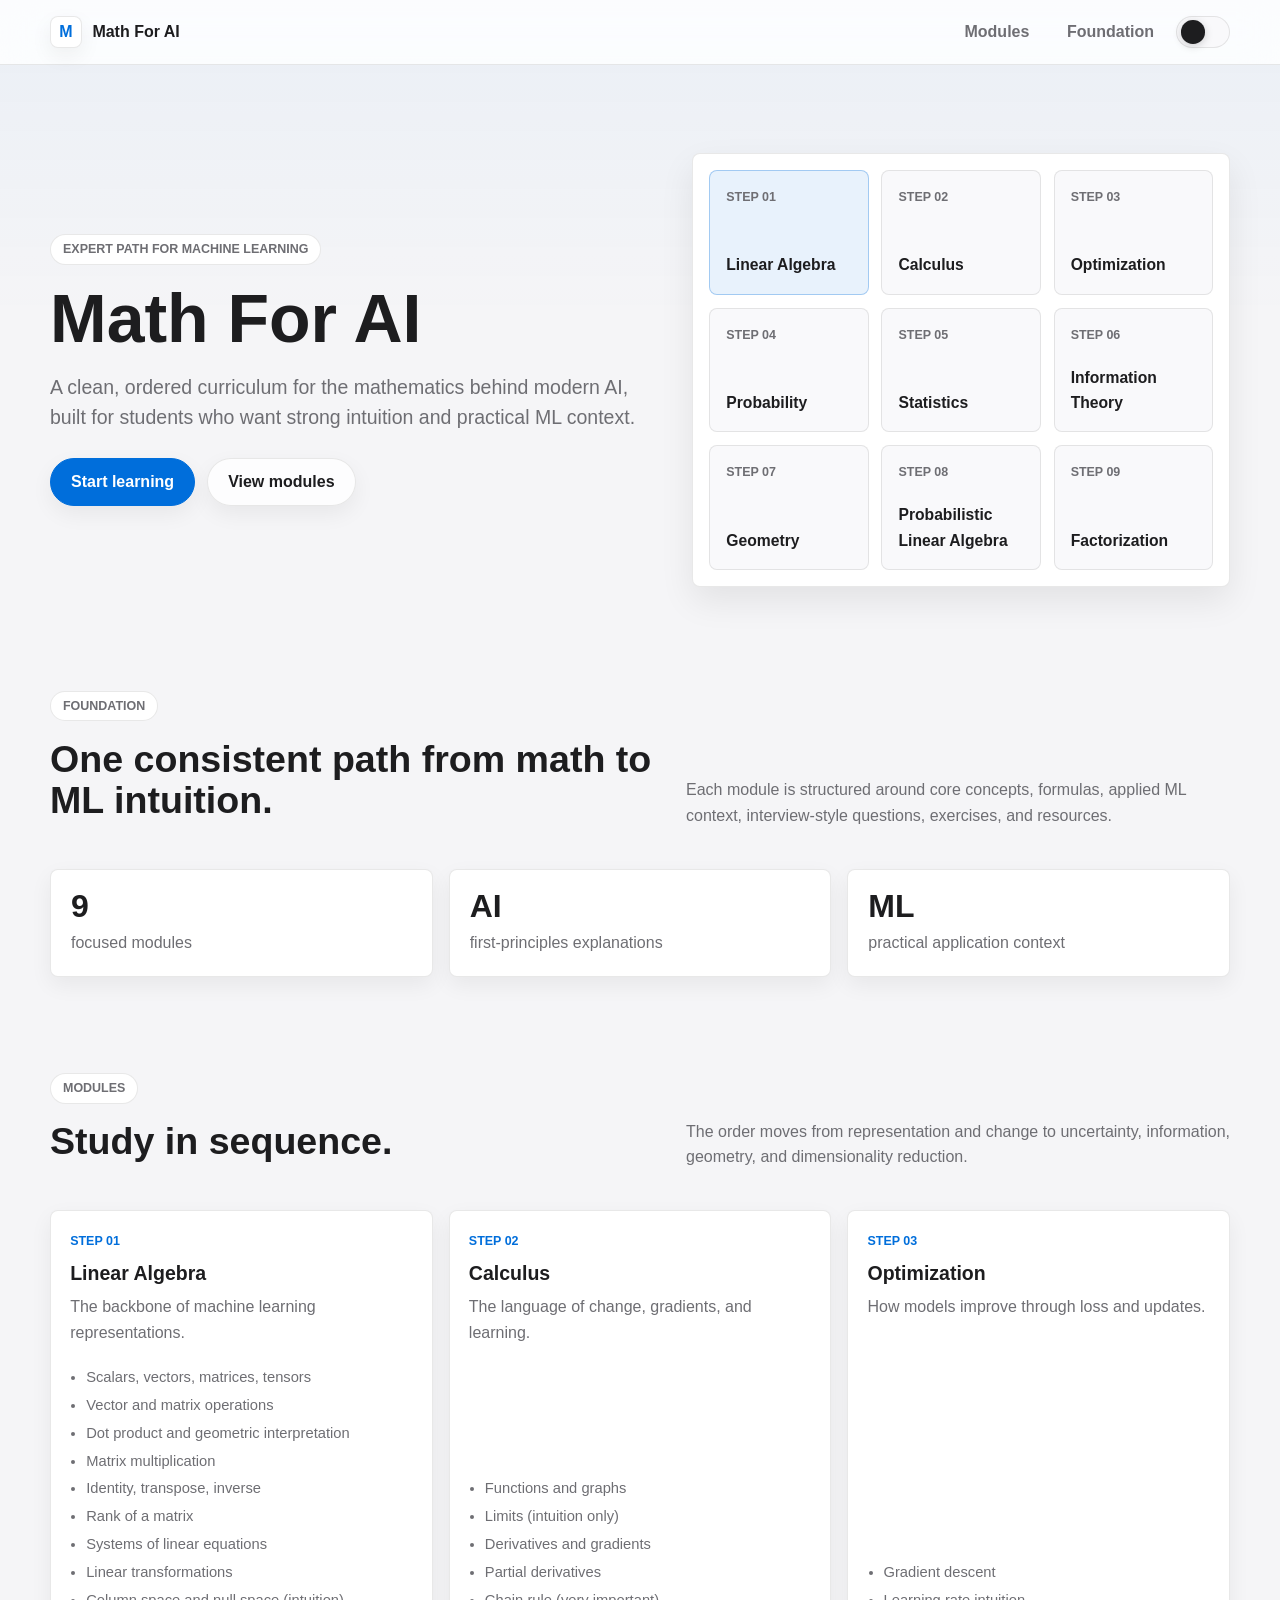
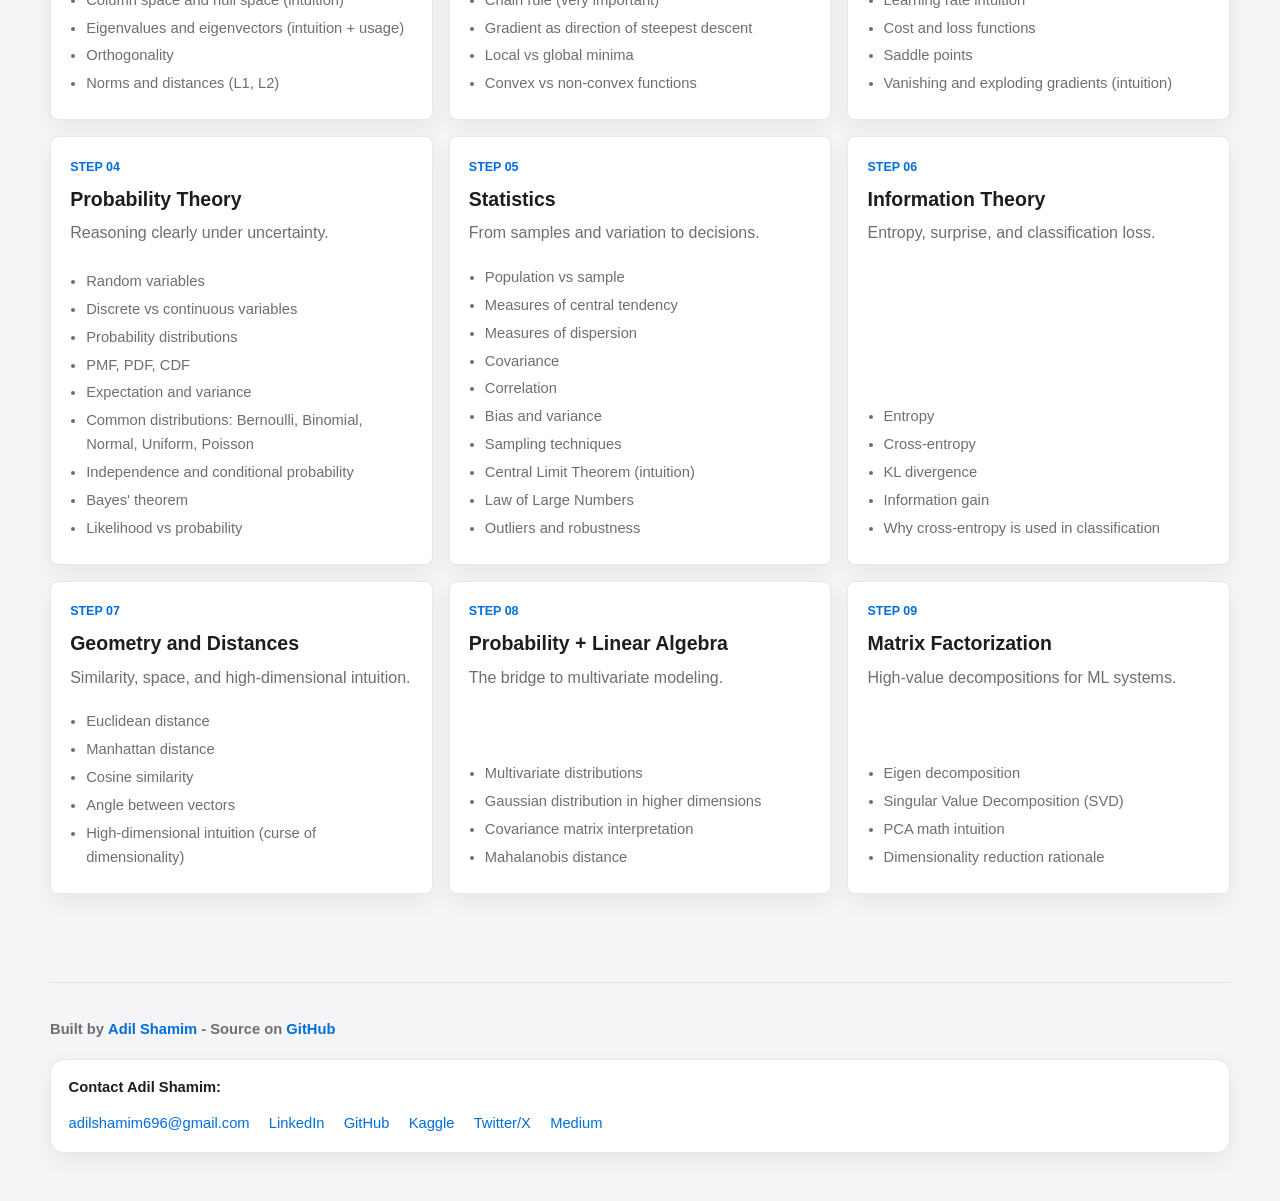
<file: index.html>
<!DOCTYPE html>
<html lang="en">

<head>
  <meta charset="UTF-8" />
  <meta name="viewport" content="width=device-width, initial-scale=1" />
  <meta name="description" content="A focused mathematics pathway for AI and machine learning students." />
  <title>Math For AI</title>
  <link rel="icon" type="image/svg+xml" href="favicon.svg" />
  <link rel="stylesheet" href="site.css" />
</head>

<body class="home-page">
  <div class="sitebar">
    <div class="sitebar__inner">
      <a class="sitebar__brand" href="index.html" aria-label="Math For AI home">
        <span class="sitebar__mark" aria-hidden="true">M</span>
        <span>Math For AI</span>
      </a>
      <nav class="sitebar__links" aria-label="Site">
        <a class="sitebar__link" href="#modules">Modules</a>
        <a class="sitebar__link" href="#foundation">Foundation</a>
        <button class="theme-toggle" type="button" data-theme-toggle aria-label="Switch theme"></button>
      </nav>
    </div>
  </div>

  <main>
    <header class="home-hero">
      <div class="hero-layout">
        <div>
          <div class="eyebrow">Expert path for machine learning</div>
          <h1 class="hero-title">Math For AI</h1>
          <p class="hero-copy">
            A clean, ordered curriculum for the mathematics behind modern AI, built for students who want strong intuition and practical ML context.
          </p>
          <div class="hero-actions">
            <a class="btn btn-primary" href="linear_algebra_ml.html">Start learning</a>
            <a class="btn btn-ghost" href="#modules">View modules</a>
          </div>
        </div>

        <div class="hero-visual" aria-label="Math For AI curriculum map">
          <div class="path-map">
            <div class="path-node is-active"><span>Step 01</span><strong>Linear Algebra</strong></div>
            <div class="path-node"><span>Step 02</span><strong>Calculus</strong></div>
            <div class="path-node"><span>Step 03</span><strong>Optimization</strong></div>
            <div class="path-node"><span>Step 04</span><strong>Probability</strong></div>
            <div class="path-node"><span>Step 05</span><strong>Statistics</strong></div>
            <div class="path-node"><span>Step 06</span><strong>Information Theory</strong></div>
            <div class="path-node"><span>Step 07</span><strong>Geometry</strong></div>
            <div class="path-node"><span>Step 08</span><strong>Probabilistic Linear Algebra</strong></div>
            <div class="path-node"><span>Step 09</span><strong>Factorization</strong></div>
          </div>
        </div>
      </div>
    </header>

    <section class="home-section" id="foundation">
      <div class="section-head">
        <div>
          <div class="eyebrow">Foundation</div>
          <h2>One consistent path from math to ML intuition.</h2>
        </div>
        <p>
          Each module is structured around core concepts, formulas, applied ML context, interview-style questions, exercises, and resources.
        </p>
      </div>

      <div class="metric-grid">
        <div class="metric">
          <strong>9</strong>
          <span>focused modules</span>
        </div>
        <div class="metric">
          <strong>AI</strong>
          <span>first-principles explanations</span>
        </div>
        <div class="metric">
          <strong>ML</strong>
          <span>practical application context</span>
        </div>
      </div>
    </section>

    <section class="home-section" id="modules">
      <div class="section-head">
        <div>
          <div class="eyebrow">Modules</div>
          <h2>Study in sequence.</h2>
        </div>
        <p>
          The order moves from representation and change to uncertainty, information, geometry, and dimensionality reduction.
        </p>
      </div>

      <div class="module-grid">
        <a class="module-card" href="linear_algebra_ml.html">
          <span class="module-card__step">Step 01</span>
          <h3>Linear Algebra</h3>
          <p>The backbone of machine learning representations.</p>
          <ul>
            <li>Scalars, vectors, matrices, tensors</li>
            <li>Vector and matrix operations</li>
            <li>Dot product and geometric interpretation</li>
            <li>Matrix multiplication</li>
            <li>Identity, transpose, inverse</li>
            <li>Rank of a matrix</li>
            <li>Systems of linear equations</li>
            <li>Linear transformations</li>
            <li>Column space and null space (intuition)</li>
            <li>Eigenvalues and eigenvectors (intuition + usage)</li>
            <li>Orthogonality</li>
            <li>Norms and distances (L1, L2)</li>
          </ul>
        </a>

        <a class="module-card" href="calculus_ml.html">
          <span class="module-card__step">Step 02</span>
          <h3>Calculus</h3>
          <p>The language of change, gradients, and learning.</p>
          <ul>
            <li>Functions and graphs</li>
            <li>Limits (intuition only)</li>
            <li>Derivatives and gradients</li>
            <li>Partial derivatives</li>
            <li>Chain rule (very important)</li>
            <li>Gradient as direction of steepest descent</li>
            <li>Local vs global minima</li>
            <li>Convex vs non-convex functions</li>
          </ul>
        </a>

        <a class="module-card" href="OptimizationConcepts.html">
          <span class="module-card__step">Step 03</span>
          <h3>Optimization</h3>
          <p>How models improve through loss and updates.</p>
          <ul>
            <li>Gradient descent</li>
            <li>Learning rate intuition</li>
            <li>Cost and loss functions</li>
            <li>Saddle points</li>
            <li>Vanishing and exploding gradients (intuition)</li>
          </ul>
        </a>

        <a class="module-card" href="ProbabilityTheory.html">
          <span class="module-card__step">Step 04</span>
          <h3>Probability Theory</h3>
          <p>Reasoning clearly under uncertainty.</p>
          <ul>
            <li>Random variables</li>
            <li>Discrete vs continuous variables</li>
            <li>Probability distributions</li>
            <li>PMF, PDF, CDF</li>
            <li>Expectation and variance</li>
            <li>Common distributions: Bernoulli, Binomial, Normal, Uniform, Poisson</li>
            <li>Independence and conditional probability</li>
            <li>Bayes' theorem</li>
            <li>Likelihood vs probability</li>
          </ul>
        </a>

        <a class="module-card" href="statistics_ml.html">
          <span class="module-card__step">Step 05</span>
          <h3>Statistics</h3>
          <p>From samples and variation to decisions.</p>
          <ul>
            <li>Population vs sample</li>
            <li>Measures of central tendency</li>
            <li>Measures of dispersion</li>
            <li>Covariance</li>
            <li>Correlation</li>
            <li>Bias and variance</li>
            <li>Sampling techniques</li>
            <li>Central Limit Theorem (intuition)</li>
            <li>Law of Large Numbers</li>
            <li>Outliers and robustness</li>
          </ul>
        </a>

        <a class="module-card" href="information_theory_ml.html">
          <span class="module-card__step">Step 06</span>
          <h3>Information Theory</h3>
          <p>Entropy, surprise, and classification loss.</p>
          <ul>
            <li>Entropy</li>
            <li>Cross-entropy</li>
            <li>KL divergence</li>
            <li>Information gain</li>
            <li>Why cross-entropy is used in classification</li>
          </ul>
        </a>

        <a class="module-card" href="geometry_distances_ml.html">
          <span class="module-card__step">Step 07</span>
          <h3>Geometry and Distances</h3>
          <p>Similarity, space, and high-dimensional intuition.</p>
          <ul>
            <li>Euclidean distance</li>
            <li>Manhattan distance</li>
            <li>Cosine similarity</li>
            <li>Angle between vectors</li>
            <li>High-dimensional intuition (curse of dimensionality)</li>
          </ul>
        </a>

        <a class="module-card" href="prob_linalg_ml.html">
          <span class="module-card__step">Step 08</span>
          <h3>Probability + Linear Algebra</h3>
          <p>The bridge to multivariate modeling.</p>
          <ul>
            <li>Multivariate distributions</li>
            <li>Gaussian distribution in higher dimensions</li>
            <li>Covariance matrix interpretation</li>
            <li>Mahalanobis distance</li>
          </ul>
        </a>

        <a class="module-card" href="matrix_factorization_ml.html">
          <span class="module-card__step">Step 09</span>
          <h3>Matrix Factorization</h3>
          <p>High-value decompositions for ML systems.</p>
          <ul>
            <li>Eigen decomposition</li>
            <li>Singular Value Decomposition (SVD)</li>
            <li>PCA math intuition</li>
            <li>Dimensionality reduction rationale</li>
          </ul>
        </a>
      </div>
    </section>
  </main>

  <footer class="site-footer">
    <div class="site-footer__wrap">
      <div class="site-footer__top">
        <span>Built by <a href="https://adilshamim.me" target="_blank" rel="noopener">Adil Shamim</a> - Source on <a href="https://github.com/AdilShamim8/MathForAI" target="_blank" rel="noopener">GitHub</a></span>
      </div>
      <div class="site-footer__contact">
        <div class="site-footer__title">Contact Adil Shamim:</div>
        <div class="site-footer__details">
          <a href="mailto:adilshamim696@gmail.com">adilshamim696@gmail.com</a>
          <a href="https://www.linkedin.com/in/adilshamim8" target="_blank" rel="noopener">LinkedIn</a>
          <a href="https://github.com/AdilShamim8" target="_blank" rel="noopener">GitHub</a>
          <a href="https://www.kaggle.com/adilshamim8" target="_blank" rel="noopener">Kaggle</a>
          <a href="https://x.com/adil_shamim8" target="_blank" rel="noopener">Twitter/X</a>
          <a href="https://adilshamim8.medium.com/" target="_blank" rel="noopener">Medium</a>
        </div>
      </div>
    </div>
  </footer>

  <script src="clean-language.js"></script>
</body>

</html>
</file>
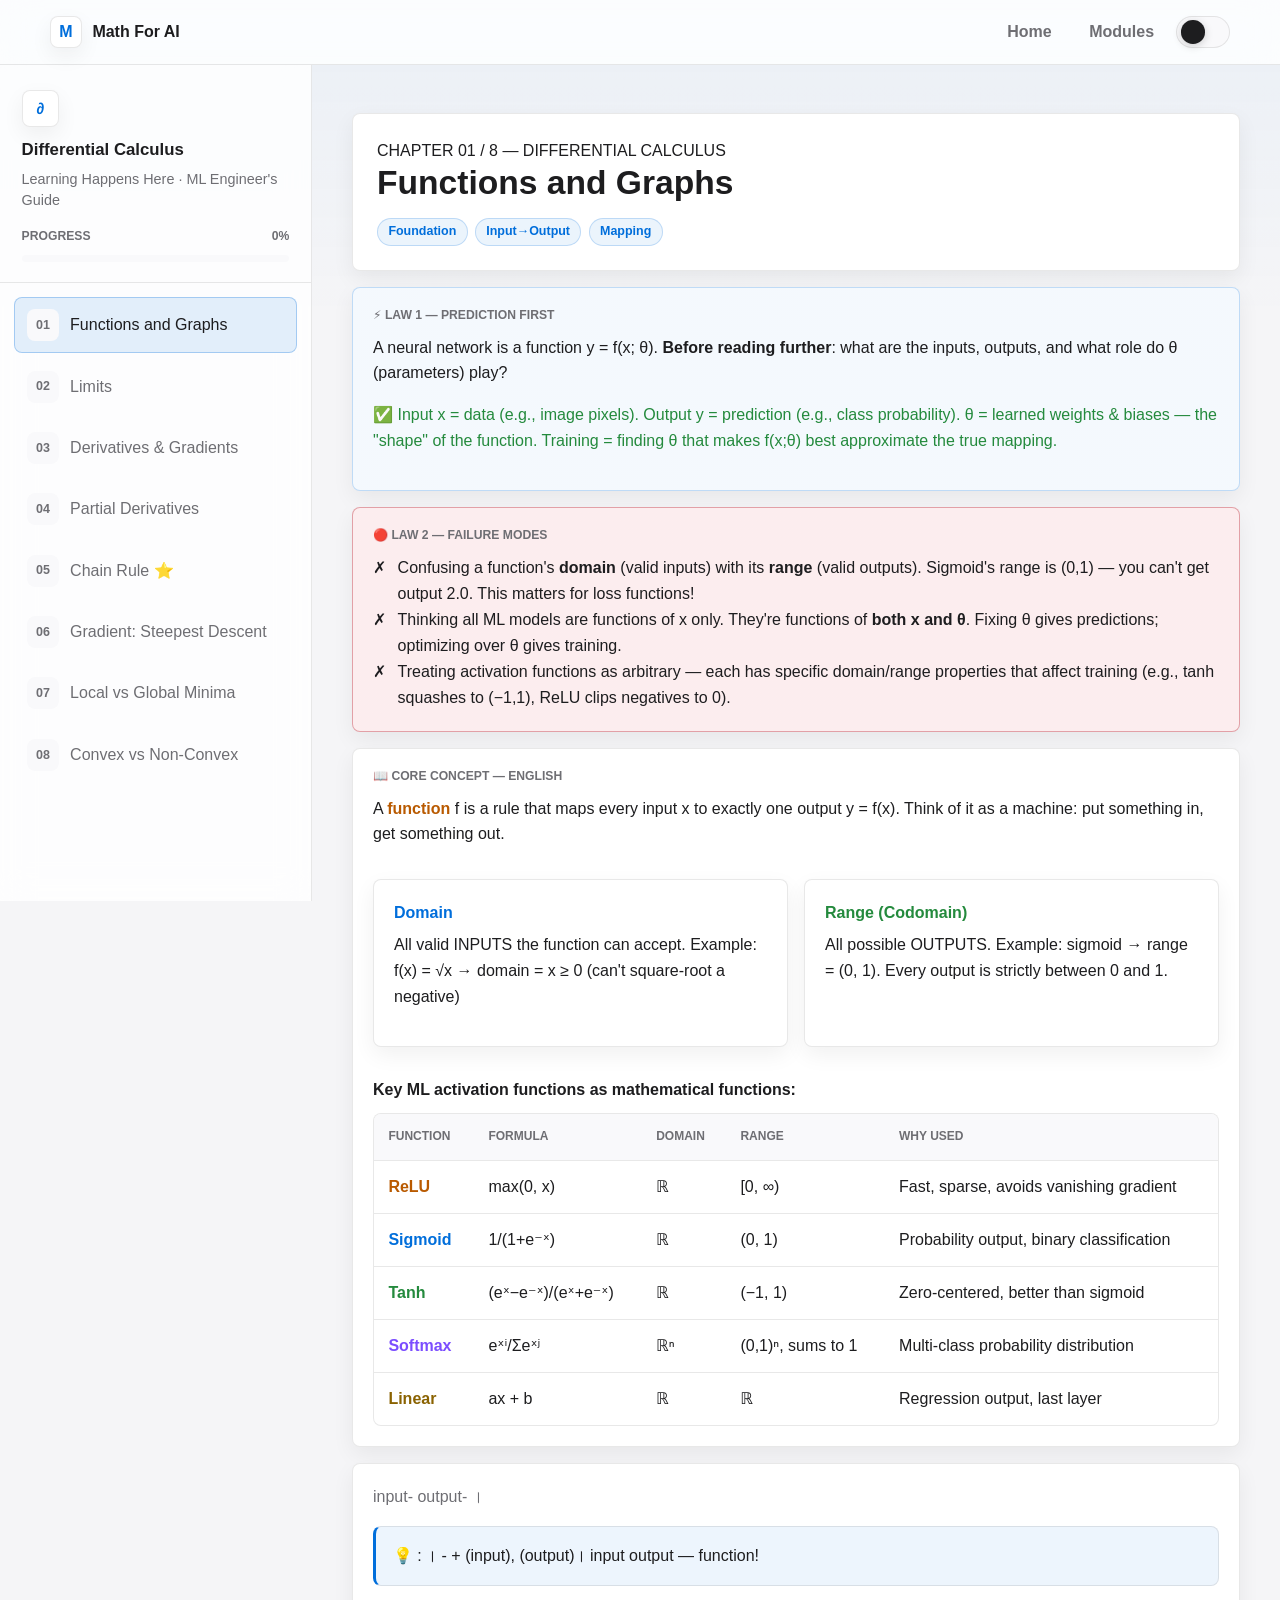
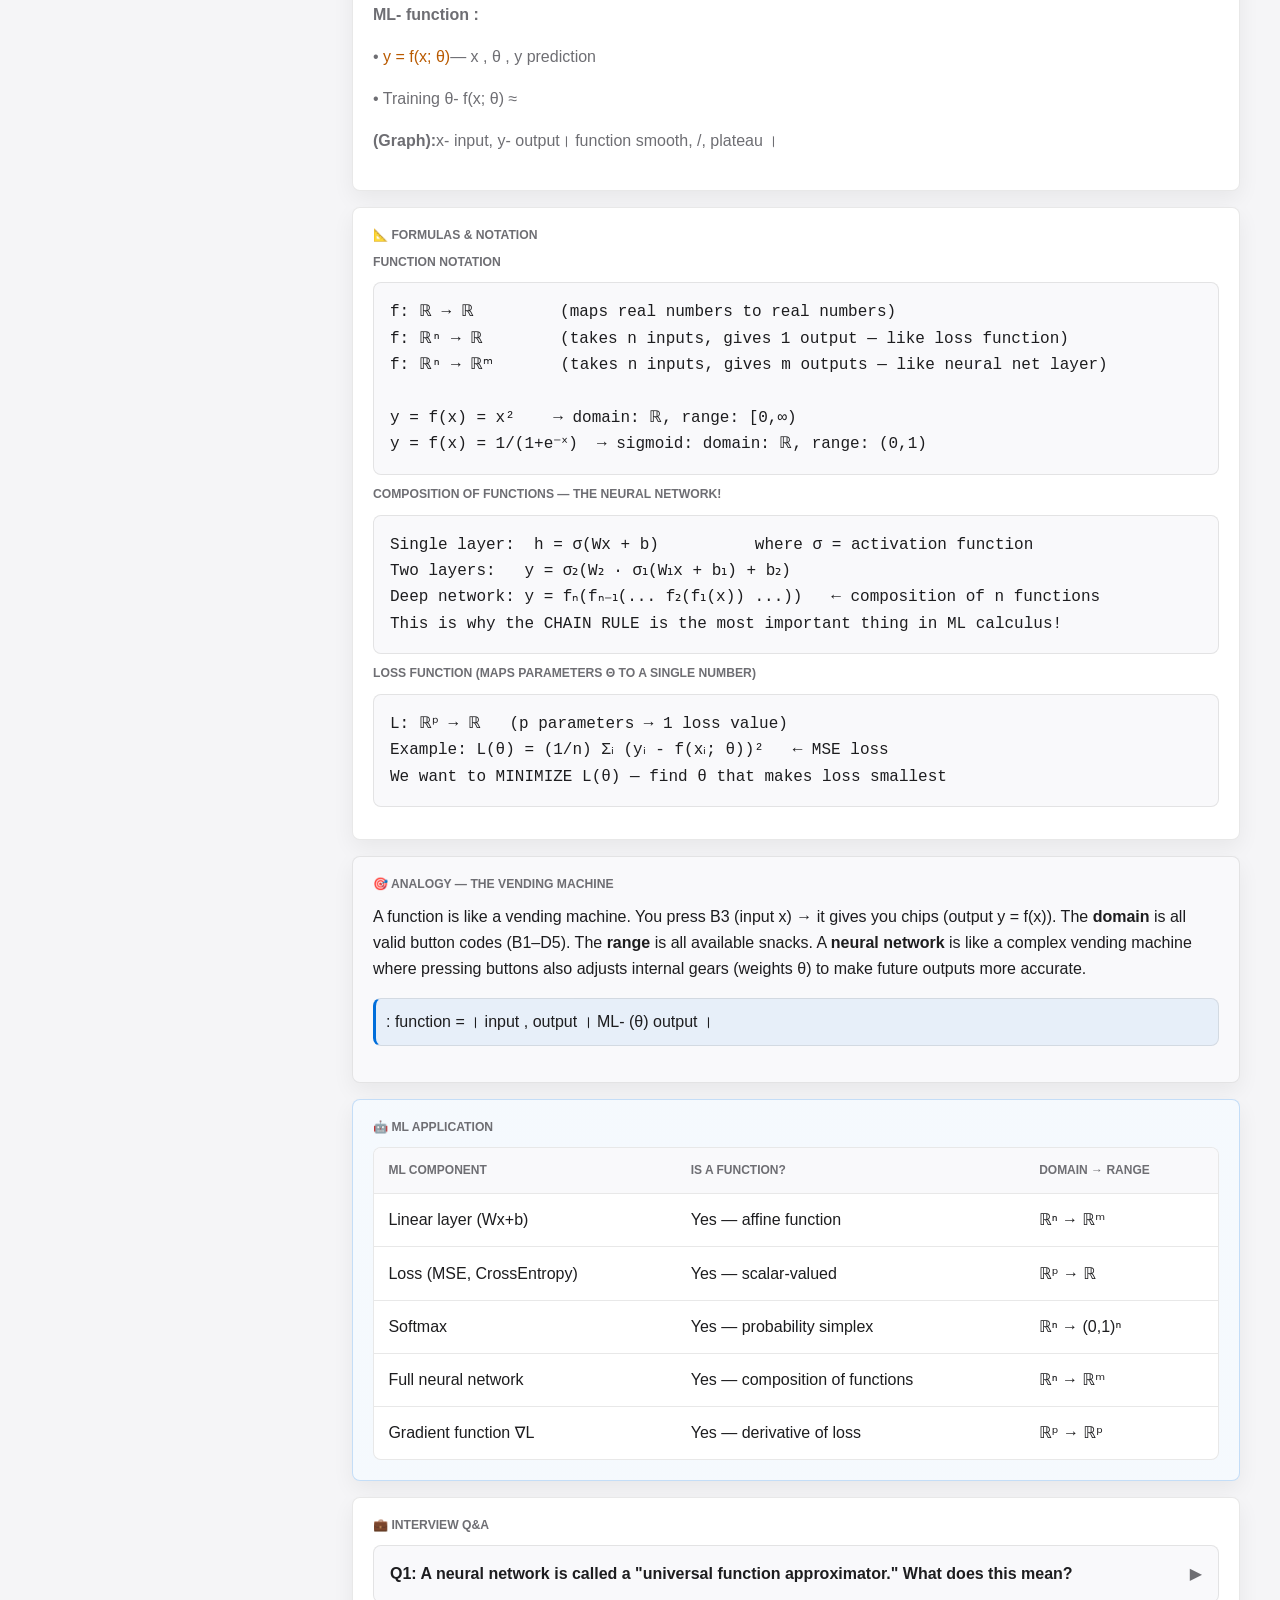
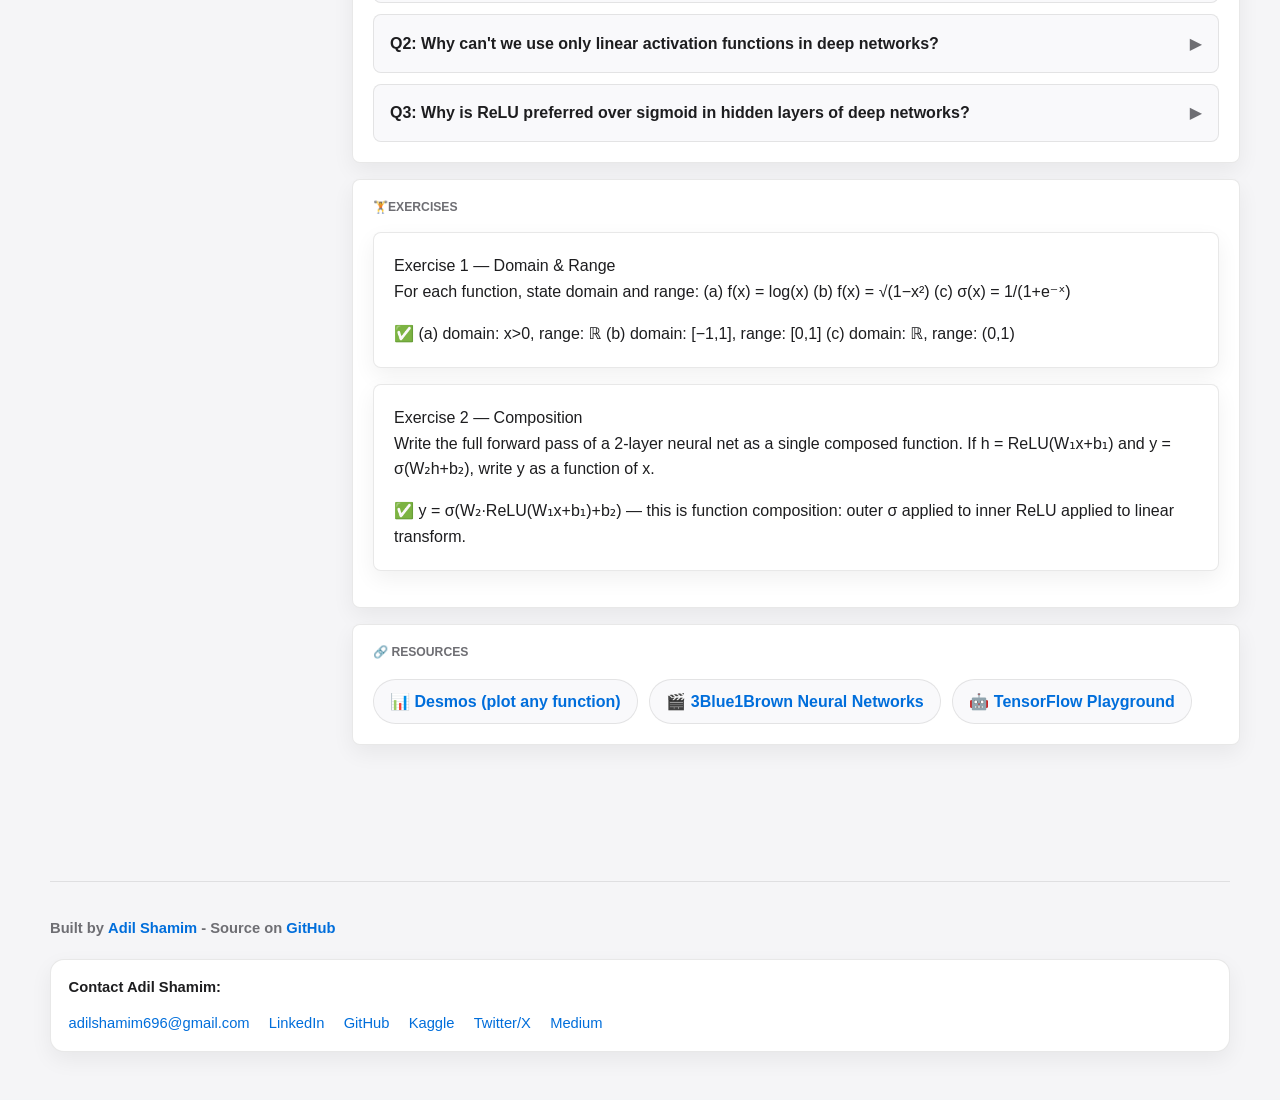
<file: calculus_ml.html>
<!DOCTYPE html>
<html lang="en">
<head>
<meta charset="UTF-8">
<meta name="viewport" content="width=device-width, initial-scale=1.0">
<title>Calculus for ML</title>
<link rel="icon" type="image/svg+xml" href="favicon.svg" />
<link rel="stylesheet" href="site.css" />
</head>
<body>

<div class="mob-nav">
  <select onchange="showTopic(this.value)">
    <option value="0">01 — Functions and Graphs</option>
    <option value="1">02 — Limits (Intuition Only)</option>
    <option value="2">03 — Derivatives and Gradients</option>
    <option value="3">04 — Partial Derivatives</option>
    <option value="4">05 — Chain Rule (Very Important!)</option>
    <option value="5">06 — Gradient as Steepest Descent</option>
    <option value="6">07 — Local vs Global Minima</option>
    <option value="7">08 — Convex vs Non-Convex Functions</option>
  </select>
</div>

<div class="app">
<!-- SIDEBAR -->
<nav class="sidebar">
  <div class="s-head">
    <div class="s-logo">∂</div>
    <div class="s-title">Differential Calculus</div>
    <div class="s-bn">ডিফারেনশিয়াল ক্যালকুলাস</div>
    <div class="s-sub">Learning Happens Here · ML Engineer's Guide</div>
    <div class="prog-wrap">
      <div class="prog-label"><span>Progress</span><span id="prog-pct">0%</span></div>
      <div class="prog-bar"><div class="prog-fill" id="prog-fill" style="width:0%"></div></div>
    </div>
  </div>
  <div class="nav-list" id="nav-list"></div>
</nav>

<!-- MAIN -->
<main class="main" id="main"></main>
</div>

<script>
/* ===================== DATA ===================== */
const topics = [

/* -------- 01 FUNCTIONS & GRAPHS -------- */
{title:"Functions and Graphs",bn:"ফাংশন ও গ্রাফ",tags:["Foundation","Input→Output","Mapping"],content:`
<div class="card law-red">
  <div class="card-hd"><span class="ic">⚡</span> LAW 1 — PREDICTION FIRST</div>
  <p>A neural network is a function y = f(x; θ). <strong>Before reading further</strong>: what are the inputs, outputs, and what role do θ (parameters) play?</p>
  <p style="margin-top:9px;color:var(--green)">✅ Input x = data (e.g., image pixels). Output y = prediction (e.g., class probability). θ = learned weights & biases — the "shape" of the function. Training = finding θ that makes f(x;θ) best approximate the true mapping.</p>
</div>
<div class="card law-dark">
  <div class="card-hd"><span class="ic">🔴</span> LAW 2 — FAILURE MODES</div>
  <div class="fail-item"><span class="fail-icon">✗</span><span>Confusing a function's <strong>domain</strong> (valid inputs) with its <strong>range</strong> (valid outputs). Sigmoid's range is (0,1) — you can't get output 2.0. This matters for loss functions!</span></div>
  <div class="fail-item"><span class="fail-icon">✗</span><span>Thinking all ML models are functions of x only. They're functions of <strong>both x and θ</strong>. Fixing θ gives predictions; optimizing over θ gives training.</span></div>
  <div class="fail-item"><span class="fail-icon">✗</span><span>Treating activation functions as arbitrary — each has specific domain/range properties that affect training (e.g., tanh squashes to (−1,1), ReLU clips negatives to 0).</span></div>
</div>

<div class="card">
  <div class="card-hd"><span class="ic">📖</span> CORE CONCEPT — English</div>
  <p>A <span class="hl-o">function</span> f is a rule that maps every input x to exactly one output y = f(x). Think of it as a machine: put something in, get something out.</p>
  <div class="g2" style="margin:14px 0">
    <div class="gbox"><p class="hl-t" style="margin-bottom:6px">Domain</p><p>All valid INPUTS the function can accept. Example: f(x) = √x → domain = x ≥ 0 (can't square-root a negative)</p></div>
    <div class="gbox"><p class="hl-g" style="margin-bottom:6px">Range (Codomain)</p><p>All possible OUTPUTS. Example: sigmoid → range = (0, 1). Every output is strictly between 0 and 1.</p></div>
  </div>
  <p style="margin-bottom:10px"><strong>Key ML activation functions as mathematical functions:</strong></p>
  <table>
    <tr><th>Function</th><th>Formula</th><th>Domain</th><th>Range</th><th>Why Used</th></tr>
    <tr><td><span class="hl-o">ReLU</span></td><td>max(0, x)</td><td>ℝ</td><td>[0, ∞)</td><td>Fast, sparse, avoids vanishing gradient</td></tr>
    <tr><td><span class="hl-t">Sigmoid</span></td><td>1/(1+e⁻ˣ)</td><td>ℝ</td><td>(0, 1)</td><td>Probability output, binary classification</td></tr>
    <tr><td><span class="hl-g">Tanh</span></td><td>(eˣ−e⁻ˣ)/(eˣ+e⁻ˣ)</td><td>ℝ</td><td>(−1, 1)</td><td>Zero-centered, better than sigmoid</td></tr>
    <tr><td><span class="hl-p">Softmax</span></td><td>eˣⁱ/Σeˣʲ</td><td>ℝⁿ</td><td>(0,1)ⁿ, sums to 1</td><td>Multi-class probability distribution</td></tr>
    <tr><td><span class="hl-y">Linear</span></td><td>ax + b</td><td>ℝ</td><td>ℝ</td><td>Regression output, last layer</td></tr>
  </table>
</div>

<div class="card">
  <div class="card-hd"><span class="ic">🇧🇩</span> বাংলা ব্যাখ্যা</div>
  <p class="bn"><strong>ফাংশন</strong> হলো একটা নিয়ম যা প্রতিটা input-কে ঠিক একটা output-এ রূপান্তর করে।</p>
  <div class="callout-bn">💡 উদাহরণ: একটা চা বানানোর মেশিন। তুমি চা-পাতা + পানি দিলে (input), মেশিন চা বানিয়ে দেয় (output)। একই input দিলে সবসময় একই output পাবে — এটাই function!</div>
  <p class="bn" style="margin-top:12px"><strong>ML-এ function মানে:</strong></p>
  <p class="bn">• <span style="color:var(--orange)">y = f(x; θ)</span> — x হলো ডেটা, θ হলো শেখা প্যারামিটার, y হলো prediction</p>
  <p class="bn">• Training মানে θ-এর সঠিক মান খোঁজা যাতে f(x; θ) ≈ সত্যিকারের উত্তর</p>
  <p class="bn" style="margin-top:10px"><strong>গ্রাফ (Graph):</strong> x-অক্ষে input, y-অক্ষে output। গ্রাফ দেখে বুঝা যায় function কতটা smooth, কোথায় বাড়ছে/কমছে, কোথায় plateau আছে।</p>
</div>

<div class="card">
  <div class="card-hd"><span class="ic">📐</span> FORMULAS & NOTATION</div>
  <div class="f-label">Function Notation</div>
  <div class="formula-wrap">f: ℝ → ℝ         (maps real numbers to real numbers)
f: ℝⁿ → ℝ        (takes n inputs, gives 1 output — like loss function)
f: ℝⁿ → ℝᵐ       (takes n inputs, gives m outputs — like neural net layer)

y = f(x) = x²    → domain: ℝ, range: [0,∞)
y = f(x) = 1/(1+e⁻ˣ)  → sigmoid: domain: ℝ, range: (0,1)</div>
  <div class="f-label">Composition of Functions — The Neural Network!</div>
  <div class="formula-wrap">Single layer:  h = σ(Wx + b)          where σ = activation function
Two layers:   y = σ₂(W₂ · σ₁(W₁x + b₁) + b₂)
Deep network: y = fₙ(fₙ₋₁(... f₂(f₁(x)) ...))   ← composition of n functions
This is why the CHAIN RULE is the most important thing in ML calculus!</div>
  <div class="f-label">Loss Function (maps parameters θ to a single number)</div>
  <div class="formula-wrap">L: ℝᵖ → ℝ   (p parameters → 1 loss value)
Example: L(θ) = (1/n) Σᵢ (yᵢ - f(xᵢ; θ))²   ← MSE loss
We want to MINIMIZE L(θ) — find θ that makes loss smallest</div>
</div>

<div class="analogy">
  <div class="card-hd"><span class="ic">🎯</span> ANALOGY — The Vending Machine</div>
  <p>A function is like a vending machine. You press B3 (input x) → it gives you chips (output y = f(x)). The <strong>domain</strong> is all valid button codes (B1–D5). The <strong>range</strong> is all available snacks. A <strong>neural network</strong> is like a complex vending machine where pressing buttons also adjusts internal gears (weights θ) to make future outputs more accurate.</p>
  <p class="bn callout-bn" style="margin-top:10px;padding:10px">বাংলায়: function = ভেন্ডিং মেশিন। input দাও, output পাও। ML-এ আমরা সেই মেশিনটার ভেতরের গিয়ার (θ) এডজাস্ট করি ভালো output পেতে।</p>
</div>

<div class="ml-box">
  <div class="ml-box-title">🤖 ML Application</div>
  <table>
    <tr><th>ML Component</th><th>Is a Function?</th><th>Domain → Range</th></tr>
    <tr><td>Linear layer (Wx+b)</td><td>Yes — affine function</td><td>ℝⁿ → ℝᵐ</td></tr>
    <tr><td>Loss (MSE, CrossEntropy)</td><td>Yes — scalar-valued</td><td>ℝᵖ → ℝ</td></tr>
    <tr><td>Softmax</td><td>Yes — probability simplex</td><td>ℝⁿ → (0,1)ⁿ</td></tr>
    <tr><td>Full neural network</td><td>Yes — composition of functions</td><td>ℝⁿ → ℝᵐ</td></tr>
    <tr><td>Gradient function ∇L</td><td>Yes — derivative of loss</td><td>ℝᵖ → ℝᵖ</td></tr>
  </table>
</div>

<div class="card">
  <div class="card-hd"><span class="ic">💼</span> INTERVIEW Q&A</div>
  <div class="qa"><button class="q-btn" onclick="toggleQ(this)">Q1: A neural network is called a "universal function approximator." What does this mean? <span class="q-arrow">▶</span></button>
  <div class="a-panel">The Universal Approximation Theorem states that a feedforward neural network with at least one hidden layer and a non-linear activation function can approximate ANY continuous function on a compact domain to arbitrary precision, given enough neurons. This is why neural networks are so powerful — they can learn virtually any input-output relationship from data. The key word is "approximate" — there's no guarantee of exact representation, and finding the right weights requires training. <div class="a-bn">বাংলায়: universal function approximator মানে neural network যেকোনো function-কে যেকোনো নির্ভুলতায় approximate করতে পারে — শুধু যথেষ্ট neuron থাকতে হবে।</div></div></div>
  <div class="qa"><button class="q-btn" onclick="toggleQ(this)">Q2: Why can't we use only linear activation functions in deep networks? <span class="q-arrow">▶</span></button>
  <div class="a-panel">Linear functions composed together are still linear. f(g(x)) = f(ax+b) = a(ax+b)+b = a²x+ab+b — still linear. No matter how many linear layers you stack, the entire network is equivalent to a single linear transformation. This limits it to only learning linear decision boundaries. Non-linear activations (ReLU, tanh, sigmoid) break this, allowing the network to learn complex non-linear patterns — like recognizing faces or understanding text. <div class="a-bn">বাংলায়: linear function-এর composition সবসময় linear। Complex pattern শিখতে non-linearity দরকার।</div></div></div>
  <div class="qa"><button class="q-btn" onclick="toggleQ(this)">Q3: Why is ReLU preferred over sigmoid in hidden layers of deep networks? <span class="q-arrow">▶</span></button>
  <div class="a-panel">Three reasons: (1) <strong>No vanishing gradient</strong> — sigmoid's derivative is at most 0.25, so in deep networks gradients multiply by <0.25 at each layer and vanish. ReLU's derivative is 1 for x>0. (2) <strong>Computational efficiency</strong> — max(0,x) is trivial; sigmoid requires exponential. (3) <strong>Sparse activation</strong> — ReLU outputs zero for x<0, creating sparse representations which are efficient and often generalize better. Downside: "dying ReLU" problem where neurons stuck at 0. Solutions: Leaky ReLU, ELU. <div class="a-bn">বাংলায়: ReLU sigmoid-এর চেয়ে ভালো কারণ: vanishing gradient নেই, দ্রুত হিসাব, এবং sparse representation।</div></div></div>
</div>

<div class="card">
  <div class="card-hd"><span class="ic">🏋️</span> EXERCISES — অনুশীলন</div>
  <div class="ex-box"><div class="ex-title">Exercise 1 — Domain & Range</div>
  <p>For each function, state domain and range: (a) f(x) = log(x) (b) f(x) = √(1−x²) (c) σ(x) = 1/(1+e⁻ˣ)</p>
  <div class="ex-answer">✅ (a) domain: x>0, range: ℝ (b) domain: [−1,1], range: [0,1] (c) domain: ℝ, range: (0,1)</div></div>
  <div class="ex-box"><div class="ex-title">Exercise 2 — Composition</div>
  <p>Write the full forward pass of a 2-layer neural net as a single composed function. If h = ReLU(W₁x+b₁) and y = σ(W₂h+b₂), write y as a function of x.</p>
  <div class="ex-answer">✅ y = σ(W₂·ReLU(W₁x+b₁)+b₂) — this is function composition: outer σ applied to inner ReLU applied to linear transform.</div></div>
</div>
<div class="card"><div class="card-hd"><span class="ic">🔗</span> RESOURCES</div>
  <a class="res-link" href="https://www.desmos.com/calculator" target="_blank">📊 Desmos (plot any function)</a>
  <a class="res-link" href="https://www.3blue1brown.com/topics/neural-networks" target="_blank">🎬 3Blue1Brown Neural Networks</a>
  <a class="res-link" href="https://playground.tensorflow.org" target="_blank">🤖 TensorFlow Playground</a>
</div>`},

/* -------- 02 LIMITS -------- */
{title:"Limits (Intuition Only)",bn:"সীমা — শুধু অনুভূতি",tags:["Continuity","Approaching","Derivatives Foundation"],content:`
<div class="card law-red">
  <div class="card-hd"><span class="ic">⚡</span> LAW 1 — PREDICTION FIRST</div>
  <p>The derivative formula involves a limit: <strong>f'(x) = lim[h→0] (f(x+h)−f(x))/h</strong>. What goes wrong if you just set h=0?</p>
  <p style="margin-top:9px;color:var(--green)">✅ You get <strong>0/0</strong> — undefined! The limit is about what the expression <em>approaches</em> as h gets infinitely small, NOT what it equals at h=0. This is why limits exist — to handle these "approaching but never reaching" situations.</p>
</div>
<div class="card law-dark">
  <div class="card-hd"><span class="ic">🔴</span> LAW 2 — FAILURE MODES</div>
  <div class="fail-item"><span class="fail-icon">✗</span><span>Thinking lim[x→a] f(x) = f(a) always. This is only true for <strong>continuous</strong> functions. Step functions, ReLU at x=0 — limits and function values can differ!</span></div>
  <div class="fail-item"><span class="fail-icon">✗</span><span>Forgetting that a limit can exist even if the function is <strong>undefined</strong> at that point. Classic example: sin(x)/x as x→0 → limit = 1, but sin(0)/0 = 0/0 is undefined.</span></div>
  <div class="fail-item"><span class="fail-icon">✗</span><span>In ML numerical computing: dividing by very small numbers (ε≈0) causes instability — this is a practical limit problem. Solutions: gradient clipping, numerical stability tricks like log-sum-exp.</span></div>
</div>

<div class="card">
  <div class="card-hd"><span class="ic">📖</span> CORE CONCEPT — English (Intuition Focus)</div>
  <p>A limit asks: <span class="hl-o">"What value does f(x) APPROACH as x gets close to some number a?"</span></p>
  <p style="margin-top:10px">Written as: <code>lim[x→a] f(x) = L</code> means "as x gets closer and closer to a (from both sides), f(x) gets closer and closer to L."</p>
  <div class="callout"><strong>Key insight:</strong> We care about the JOURNEY (approaching), not the DESTINATION (arriving at a). x never actually equals a in a limit.</div>
  <p style="margin-top:12px"><strong>Three possible outcomes:</strong></p>
  <div class="g3">
    <div class="gbox" style="border-color:rgba(68,207,108,0.3)"><p class="hl-g" style="margin-bottom:5px">✅ Limit exists</p><p style="font-size:0.88em">Left-side approach = Right-side approach → same value L</p></div>
    <div class="gbox" style="border-color:rgba(242,95,76,0.3)"><p class="hl-p" style="margin-bottom:5px">❌ Limit DNE</p><p style="font-size:0.88em">Left ≠ Right approach (like step function jumping at 0)</p></div>
    <div class="gbox" style="border-color:rgba(255,137,6,0.3)"><p class="hl-o" style="margin-bottom:5px">∞ Diverges</p><p style="font-size:0.88em">Function grows unboundedly (like 1/x as x→0)</p></div>
  </div>
  <p style="margin-top:14px"><strong>Why limits matter for ML:</strong></p>
  <ul style="padding-left:16px;margin-top:6px">
    <li>Derivatives are defined via limits → all of backpropagation rests on limits</li>
    <li>Continuity (from limits) tells us if a function is "smooth" enough for gradient descent</li>
    <li>Learning rate → 0 in theory is a limit process</li>
    <li>Numerical stability issues in code ARE limit problems</li>
  </ul>
</div>

<div class="card">
  <div class="card-hd"><span class="ic">🇧🇩</span> বাংলা ব্যাখ্যা</div>
  <p class="bn"><strong>সীমা (Limit)</strong> মানে: "x যদি a-এর দিকে এগিয়ে যায় (কিন্তু পৌঁছায় না), তাহলে f(x)-এর মান কত হবে?"</p>
  <div class="callout-bn">💡 উদাহরণ: কল্পনা করো তুমি একটা দেয়ালের দিকে হাঁটছ। তুমি প্রতিদিন অর্ধেক দূরত্ব এগিয়ে যাও। তুমি কখনো দেয়াল স্পর্শ করবে না, কিন্তু দেয়ালের দিকে "approach" করছ। Limit হলো সেই দেয়ালের অবস্থান।</div>
  <p class="bn" style="margin-top:12px"><strong>ML-এ Limit কেন গুরুত্বপূর্ণ:</strong></p>
  <p class="bn">• Derivative = limit-এর মাধ্যমে সংজ্ঞায়িত (derivative ছাড়া gradient descent সম্ভব নয়)</p>
  <p class="bn">• Continuous function = সর্বত্র limit আছে এমন function। Gradient descent smooth function-এ ভালো কাজ করে।</p>
  <p class="bn">• Numerical issues যেমন division by zero বা log(0) — এগুলো limit problem। PyTorch-এ এজন্য <code>eps=1e-8</code> যোগ করা হয়।</p>
</div>

<div class="card">
  <div class="card-hd"><span class="ic">📐</span> FORMULAS & KEY LIMITS</div>
  <div class="f-label">Limit Notation</div>
  <div class="formula-wrap">lim[x→a] f(x) = L      "limit of f(x) as x approaches a equals L"
lim[x→a⁺] f(x)         right-hand limit (approach from right)
lim[x→a⁻] f(x)         left-hand limit (approach from left)
Limit exists ⟺ left limit = right limit</div>
  <div class="f-label">The Derivative as a Limit (THE most important limit in ML)</div>
  <div class="formula-wrap"><span class="f-highlight">f'(x) = lim[h→0] (f(x+h) − f(x)) / h</span>
Intuition: slope of the "infinitely small" secant line = tangent line slope
Example: f(x) = x²
  f'(x) = lim[h→0] ((x+h)² − x²) / h
        = lim[h→0] (x²+2xh+h² − x²) / h
        = lim[h→0] (2xh + h²) / h
        = lim[h→0] (2x + h) = <span class="f-green">2x</span>   ✓</div>
  <div class="f-label">Important Limits to Know</div>
  <div class="formula-wrap">lim[x→0] sin(x)/x = 1                  (fundamental trig limit)
lim[x→∞] (1 + 1/x)ˣ = e ≈ 2.718...    (definition of e!)
lim[x→∞] 1/x = 0                        (infinity denominator)
lim[x→0⁺] log(x) = -∞                  (log blows up at 0)</div>
  <div class="f-label">Continuity from Limits</div>
  <div class="formula-wrap">f is continuous at a if:   <span class="f-highlight">lim[x→a] f(x) = f(a)</span>
Three conditions: 1) f(a) exists  2) limit exists  3) they're equal
ReLU: continuous everywhere, but NOT differentiable at x=0
Sigmoid: continuous AND differentiable everywhere (smooth S-curve)</div>
</div>

<div class="analogy">
  <div class="card-hd"><span class="ic">🎯</span> ANALOGY — The Speed Camera</div>
  <p>Imagine measuring a car's <strong>instantaneous speed</strong> at exactly 3:00 PM. You can't divide by zero time! Instead, you measure: distance in last 1 minute → 30 seconds → 1 second → 0.1 second... As the time interval <em>approaches</em> zero, the average speed <em>approaches</em> the instantaneous speed. That's a limit! The speedometer reading IS a derivative — defined via a limit.</p>
  <p class="bn callout-bn" style="margin-top:10px;padding:10px">বাংলায়: গাড়ির তাৎক্ষণিক গতি পরিমাপ করতে আমরা ক্রমশ ছোট সময়ের ব্যবধান ব্যবহার করি। এটাই limit এবং এভাবেই derivative সংজ্ঞায়িত।</p>
</div>

<div class="card">
  <div class="card-hd"><span class="ic">💼</span> INTERVIEW Q&A</div>
  <div class="qa"><button class="q-btn" onclick="toggleQ(this)">Q1: What is numerical differentiation and when is it used in ML? <span class="q-arrow">▶</span></button>
  <div class="a-panel">Numerical differentiation approximates derivatives using finite differences: f'(x) ≈ (f(x+h) − f(x))/h for small h. In ML, it's used for <strong>gradient checking</strong> — verifying your analytically computed gradients are correct. Since automatic differentiation (autograd) in PyTorch/TensorFlow computes exact gradients via chain rule, numerical differentiation is rarely used in production. But during debugging: if numerical gradient ≈ analytical gradient (within ~1e-5), your backprop is correct. <div class="a-bn">বাংলায়: numerical differentiation ছোট h ব্যবহার করে gradient approximate করে। debugging-এ gradient checking-এর জন্য ব্যবহার হয়।</div></div></div>
  <div class="qa"><button class="q-btn" onclick="toggleQ(this)">Q2: Why do we add a small ε=1e-8 to denominators in code like log(x+ε)? <span class="q-arrow">▶</span></button>
  <div class="a-panel">This is numerical stability — avoiding limit-related disasters in floating-point arithmetic. log(0) = −∞ and 1/0 = ±∞ would cause NaN values that propagate through the entire network. Adding ε=1e-8 keeps inputs just above zero. Cross-entropy loss: −Σyᵢ·log(pᵢ+ε). Batch normalization denominator: √(σ²+ε). Without ε, a single zero prediction would crash training. This is essentially enforcing that the limit "from the right" of log is used. <div class="a-bn">বাংলায়: log(0) = -∞ এড়াতে ছোট ε যোগ করা হয়। এটা numerical stability-র জন্য limit সমস্যার practical solution।</div></div></div>
</div>
<div class="card"><div class="card-hd"><span class="ic">🔗</span> RESOURCES</div>
  <a class="res-link" href="https://www.khanacademy.org/math/calculus-1/cs1-limits-and-continuity" target="_blank">📘 Khan Academy: Limits</a>
  <a class="res-link" href="https://www.3blue1brown.com/lessons/limits" target="_blank">🎬 3B1B: Limits Essence of Calculus</a>
</div>`},

/* -------- 03 DERIVATIVES -------- */
{title:"Derivatives and Gradients",bn:"ডেরিভেটিভ ও গ্রেডিয়েন্ট",tags:["Slope","Rate of Change","Backpropagation","Core ML"],content:`
<div class="card law-red">
  <div class="card-hd"><span class="ic">⚡</span> LAW 1 — PREDICTION FIRST</div>
  <p>If the loss L = 0.5(y − ŷ)² and ŷ = wx, what is ∂L/∂w? Think step by step before reading.</p>
  <p style="margin-top:9px;color:var(--green)">✅ Using chain rule: ∂L/∂w = ∂L/∂ŷ · ∂ŷ/∂w = (ŷ−y) · x = (wx−y)·x. This is the gradient used in linear regression gradient descent: w ← w − α·(wx−y)·x. This IS backpropagation!</p>
</div>
<div class="card law-dark">
  <div class="card-hd"><span class="ic">🔴</span> LAW 2 — FAILURE MODES</div>
  <div class="fail-item"><span class="fail-icon">✗</span><span>Confusing <strong>derivative f'(x)</strong> (1D, single variable) with <strong>gradient ∇f</strong> (multi-dimensional, vector of partial derivatives). Derivatives are scalars; gradients are vectors.</span></div>
  <div class="fail-item"><span class="fail-icon">✗</span><span>Forgetting that gradient POINTS in direction of steepest ASCENT — gradient descent must SUBTRACT the gradient to go downhill.</span></div>
  <div class="fail-item"><span class="fail-icon">✗</span><span>Computing df/dX when X is a matrix — result is a matrix of the same shape, not a scalar. Shape rules for matrix calculus trip up almost every ML engineer.</span></div>
</div>

<div class="card">
  <div class="card-hd"><span class="ic">📖</span> CORE CONCEPT — English</div>
  <p>The <span class="hl-o">derivative f'(x)</span> measures the <strong>instantaneous rate of change</strong> of f at x — the slope of the tangent line at that point.</p>
  <div class="concept-pair">
    <div class="concept-side" style="border-color:rgba(255,137,6,0.3)"><p class="concept-side-title hl-o">Derivative f'(x)</p><p style="font-size:0.88em">Single-variable. Returns a <strong>scalar</strong>. "How fast is y changing as x changes?"</p><div class="formula-wrap" style="margin-top:8px;font-size:0.82em">f(x) = x³ → f'(x) = 3x²</div></div>
    <div class="concept-side" style="border-color:rgba(61,169,252,0.3)"><p class="concept-side-title hl-t">Gradient ∇f(x)</p><p style="font-size:0.88em">Multi-variable. Returns a <strong>vector</strong>. "In which direction does f increase fastest?"</p><div class="formula-wrap" style="margin-top:8px;font-size:0.82em">∇f = [∂f/∂x₁, ∂f/∂x₂, ..., ∂f/∂xₙ]</div></div>
  </div>
  <p style="margin-top:14px"><strong>Essential derivative rules (you MUST know these):</strong></p>
  <table>
    <tr><th>Rule</th><th>Formula</th><th>Example</th></tr>
    <tr><td><span class="hl-o">Power Rule</span></td><td>d/dx[xⁿ] = nxⁿ⁻¹</td><td>d/dx[x⁴] = 4x³</td></tr>
    <tr><td><span class="hl-t">Constant</span></td><td>d/dx[c] = 0</td><td>d/dx[5] = 0</td></tr>
    <tr><td><span class="hl-g">Sum</span></td><td>d/dx[f+g] = f'+g'</td><td>d/dx[x²+3x] = 2x+3</td></tr>
    <tr><td><span class="hl-p">Product</span></td><td>d/dx[fg] = f'g+fg'</td><td>d/dx[x·sin(x)] = sin(x)+x·cos(x)</td></tr>
    <tr><td><span class="hl-y">Chain</span></td><td>d/dx[f(g(x))] = f'(g(x))·g'(x)</td><td>d/dx[sin(x²)] = cos(x²)·2x</td></tr>
    <tr><td><span class="hl-m">Exponential</span></td><td>d/dx[eˣ] = eˣ</td><td>d/dx[e²ˣ] = 2e²ˣ</td></tr>
    <tr><td><span class="hl-o">Logarithm</span></td><td>d/dx[ln(x)] = 1/x</td><td>d/dx[ln(3x)] = 1/x</td></tr>
  </table>
</div>

<div class="card">
  <div class="card-hd"><span class="ic">🇧🇩</span> বাংলা ব্যাখ্যা</div>
  <p class="bn"><strong>ডেরিভেটিভ</strong> হলো একটা function কতটা দ্রুত পরিবর্তন হচ্ছে তার পরিমাপ। গণিতের ভাষায়: x-এ একটু পরিবর্তন হলে y কতটুকু পরিবর্তন হয়।</p>
  <div class="callout-bn">💡 বাস্তব উদাহরণ: তুমি পাহাড়ে উঠছ। ডেরিভেটিভ = এই মুহূর্তে পথটা কতটা খাড়া। ধনাত্মক ডেরিভেটিভ = উপরে যাচ্ছ। ঋণাত্মক ডেরিভেটিভ = নিচে আসছ। শূন্য ডেরিভেটিভ = flat মাঠে আছ (সম্ভব minimum বা maximum!)।</div>
  <p class="bn" style="margin-top:12px"><strong>গ্রেডিয়েন্ট (Gradient):</strong> যখন অনেকগুলো variable আছে, তখন প্রতিটা variable-এর জন্য আলাদা derivative নিয়ে একটা vector তৈরি হয় — এটাই gradient। Gradient সবসময় steepest ascent-এর দিক নির্দেশ করে।</p>
  <p class="bn"><strong>Gradient Descent:</strong> gradient-এর বিপরীত দিকে ছোট ছোট পদক্ষেপ নিয়ে loss কমানো হয়। θ ← θ − α·∇L(θ)</p>
</div>

<div class="card">
  <div class="card-hd"><span class="ic">📐</span> DERIVATIVES OF KEY ML FUNCTIONS</div>
  <div class="f-label">Sigmoid and its beautiful derivative</div>
  <div class="formula-wrap">σ(x) = 1/(1+e⁻ˣ)
<span class="f-highlight">σ'(x) = σ(x)·(1−σ(x))</span>   ← derivative expressed using itself!
Example: σ(0) = 0.5, σ'(0) = 0.5×0.5 = 0.25 (max gradient)
Problem: max gradient is only 0.25 → vanishing gradient in deep nets!</div>
  <div class="f-label">ReLU derivative</div>
  <div class="formula-wrap">ReLU(x) = max(0,x)
<span class="f-highlight">ReLU'(x) = 1 if x>0, else 0</span>   (undefined at x=0, set to 0 by convention)
Gradient flows freely for x>0, blocked for x<0 → "dying ReLU" problem</div>
  <div class="f-label">MSE Loss gradient w.r.t. prediction</div>
  <div class="formula-wrap">L = (1/n)Σ(yᵢ − ŷᵢ)²
∂L/∂ŷᵢ = <span class="f-highlight">−(2/n)(yᵢ − ŷᵢ) = (2/n)(ŷᵢ − yᵢ)</span>
Interpretation: gradient = prediction error (ŷ−y), scaled by 2/n</div>
  <div class="f-label">Cross-Entropy Loss gradient</div>
  <div class="formula-wrap">L = −Σ yᵢ·log(ŷᵢ)
∂L/∂ŷᵢ = <span class="f-highlight">−yᵢ/ŷᵢ</span>   (large gradient when prediction is wrong!)</div>
</div>

<div class="analogy">
  <div class="card-hd"><span class="ic">🎯</span> ANALOGY — The Hill Walker</div>
  <p>You're blindfolded on a hilly landscape (your loss surface). To find the valley (minimum loss):
  <ol class="steps" style="margin-top:10px">
    <li>Feel the slope beneath your feet <span class="hl-o">(compute gradient ∇L)</span></li>
    <li>Take a step in the downhill direction <span class="hl-t">(subtract gradient: θ ← θ − α∇L)</span></li>
    <li>Repeat until you can't go lower <span class="hl-g">(gradient ≈ 0, reached minimum)</span></li>
  </ol></p>
  <p class="bn callout-bn" style="margin-top:10px;padding:10px">বাংলায়: চোখ বাঁধা অবস্থায় পাহাড়ে নিচে নামার মতো। পায়ের নিচে ঢাল অনুভব করো (gradient), ঢালের বিপরীতে পা রাখো (gradient descent) — এটাই ML training!</p>
</div>

<div class="ml-box">
  <div class="ml-box-title">🤖 ML Application — Derivatives Everywhere</div>
  <table>
    <tr><th>ML Operation</th><th>Derivative/Gradient Used</th></tr>
    <tr><td>Weight update (SGD)</td><td>θ ← θ − α·∂L/∂θ</td></tr>
    <tr><td>Backpropagation</td><td>Chain rule of derivatives through all layers</td></tr>
    <tr><td>Adam optimizer</td><td>Uses gradient + gradient² (first and second moments)</td></tr>
    <tr><td>Gradient clipping</td><td>||∇L||₂ clipped if too large</td></tr>
    <tr><td>Learning rate scheduling</td><td>Adjusts step size based on gradient behavior</td></tr>
    <tr><td>Vanishing gradient diagnosis</td><td>|∂L/∂W| < ε in early layers → problem!</td></tr>
  </table>
</div>

<div class="card">
  <div class="card-hd"><span class="ic">💼</span> INTERVIEW Q&A</div>
  <div class="qa"><button class="q-btn" onclick="toggleQ(this)">Q1: What is the vanishing gradient problem and how does it relate to derivatives? <span class="q-arrow">▶</span></button>
  <div class="a-panel">In backprop, gradients are products of many derivative terms (one per layer). Sigmoid's max derivative is 0.25. With 10 layers: gradient ≈ 0.25¹⁰ ≈ 10⁻⁶ — essentially zero. Early layers receive near-zero gradients and stop learning. Solutions: (1) ReLU — derivative is 1 for positive inputs, no shrinkage. (2) Batch normalization — normalizes activations, keeping them in high-gradient regions. (3) Residual connections (ResNet) — skip connections provide gradient highways. (4) Better weight initialization (Xavier, He). <div class="a-bn">বাংলায়: প্রতিটা layer-এ derivative গুণ হয়। Sigmoid-এর max derivative 0.25, তাই গভীর network-এ gradient প্রায় শূন্য হয়ে যায়।</div></div></div>
  <div class="qa"><button class="q-btn" onclick="toggleQ(this)">Q2: What does it mean when the gradient is zero at a point? <span class="q-arrow">▶</span></button>
  <div class="a-panel">∇L = 0 is called a <strong>critical point</strong>. It could be: (1) Local minimum — loss is lowest nearby (good!). (2) Local maximum — loss is highest nearby. (3) Saddle point — minimum in some directions, maximum in others. In high-dimensional ML (millions of parameters), saddle points are far more common than local minima. Pure gradient descent gets stuck at saddle points; SGD's noise often escapes them. Second-order methods (Newton's) use the Hessian to distinguish these cases. <div class="a-bn">বাংলায়: gradient = 0 মানে critical point — local minimum, maximum, বা saddle point হতে পারে। High-dimensional ML-এ saddle point বেশি থাকে।</div></div></div>
  <div class="qa"><button class="q-btn" onclick="toggleQ(this)">Q3: Why is automatic differentiation (autograd) better than manual derivatives in ML? <span class="q-arrow">▶</span></button>
  <div class="a-panel">Manual derivation is error-prone and infeasible for millions of parameters. Autograd (PyTorch, TensorFlow) uses the computational graph + chain rule to compute exact derivatives automatically. Two modes: (1) Forward mode — compute derivative alongside forward pass (efficient for many outputs, few inputs). (2) Reverse mode (backprop) — propagate gradients backward (efficient for few outputs like a scalar loss, many inputs like weights). ML universally uses reverse mode because we have 1 loss output and millions of weight inputs. <div class="a-bn">বাংলায়: autograd automatically computational graph-এ chain rule apply করে exact gradient দেয়। লক্ষ লক্ষ parameter-এর জন্য manual derivative অসম্ভব।</div></div></div>
</div>
<div class="card"><div class="card-hd"><span class="ic">🏋️</span> EXERCISES</div>
  <div class="ex-box"><div class="ex-title">Exercise 1 — Compute Derivatives</div>
  <p>Find f'(x): (a) f(x) = 3x⁴ − 2x² + 7 (b) f(x) = e²ˣ (c) f(x) = ln(x²) (d) f(x) = x·eˣ</p>
  <div class="ex-answer">✅ (a) 12x³−4x (b) 2e²ˣ (c) 2/x (d) eˣ+xeˣ = eˣ(1+x)</div></div>
  <div class="ex-box"><div class="ex-title">Exercise 2 — ML Gradient</div>
  <p>For loss L = −(y·log(ŷ) + (1−y)·log(1−ŷ)) (binary cross-entropy), find ∂L/∂ŷ.</p>
  <div class="ex-answer">✅ ∂L/∂ŷ = −y/ŷ + (1−y)/(1−ŷ) = (ŷ−y)/(ŷ(1−ŷ)). Combined with sigmoid: ∂L/∂z = ŷ−y (beautiful simplification!)</div></div>
</div>
<div class="card"><div class="card-hd"><span class="ic">🔗</span> RESOURCES</div>
  <a class="res-link" href="https://www.youtube.com/watch?v=aircAruvnKk" target="_blank">🎬 3B1B: What is a Neural Network</a>
  <a class="res-link" href="https://pytorch.org/tutorials/beginner/blitz/autograd_tutorial.html" target="_blank">🔥 PyTorch Autograd Tutorial</a>
  <a class="res-link" href="https://www.khanacademy.org/math/calculus-1/cs1-derivatives-definition-and-basic-rules" target="_blank">📘 Khan Academy: Derivatives</a>
</div>`},

/* -------- 04 PARTIAL DERIVATIVES -------- */
{title:"Partial Derivatives",bn:"আংশিক ডেরিভেটিভ",tags:["Multi-variable","∂f/∂x","Weight Gradients"],content:`
<div class="card law-red">
  <div class="card-hd"><span class="ic">⚡</span> LAW 1 — PREDICTION FIRST</div>
  <p>A neural network has 1 million weights θ₁, θ₂, ..., θ₁ₘ. We need ∂L/∂θᵢ for each. What mathematical tool makes this possible?</p>
  <p style="margin-top:9px;color:var(--green)">✅ <strong>Partial derivatives!</strong> ∂L/∂θᵢ = derivative of L with respect to θᵢ, treating ALL other weights as constants. Backpropagation computes all 1 million partial derivatives simultaneously using the chain rule. The full gradient ∇L is the vector of all partial derivatives.</p>
</div>
<div class="card law-dark">
  <div class="card-hd"><span class="ic">🔴</span> LAW 2 — FAILURE MODES</div>
  <div class="fail-item"><span class="fail-icon">✗</span><span>Confusing ∂f/∂x (partial — treat other variables as constants) with df/dx (total derivative — account for all variable dependencies). They're different when variables depend on each other!</span></div>
  <div class="fail-item"><span class="fail-icon">✗</span><span>Thinking ∂L/∂θ is the same shape as θ — it IS! If θ is a (512×256) matrix, then ∂L/∂θ is also (512×256). Shape always matches.</span></div>
  <div class="fail-item"><span class="fail-icon">✗</span><span>Forgetting the <strong>Jacobian</strong> — when output is a vector (not scalar), partial derivatives form a matrix, not a vector. Critical for understanding backprop through vector-output layers.</span></div>
</div>

<div class="card">
  <div class="card-hd"><span class="ic">📖</span> CORE CONCEPT — English</div>
  <p>A <span class="hl-o">partial derivative ∂f/∂xᵢ</span> asks: "How does f change when we increase xᵢ by a tiny amount, <strong>while holding all other variables constant</strong>?"</p>
  <div class="callout"><strong>The trick:</strong> When taking ∂f/∂x, treat y, z, etc. as constants. It's just a regular derivative!</div>
  <p style="margin-top:12px"><strong>The Gradient Vector:</strong></p>
  <div class="formula-wrap">∇f(x) = [∂f/∂x₁, ∂f/∂x₂, ..., ∂f/∂xₙ]ᵀ  (column vector of all partial derivatives)
∇f points in direction of STEEPEST ASCENT of f
−∇f points in direction of STEEPEST DESCENT (what we use!)</div>
  <p style="margin-top:12px"><strong>The Jacobian Matrix (vector output):</strong></p>
  <div class="formula-wrap">For f: ℝⁿ → ℝᵐ, Jacobian J is m×n matrix:
J[i,j] = ∂fᵢ/∂xⱼ   (how output i changes with input j)
When output is scalar (m=1): Jacobian = gradient (1×n vector)</div>
  <p style="margin-top:12px"><strong>The Hessian Matrix (second derivatives):</strong></p>
  <div class="formula-wrap">H[i,j] = ∂²f/(∂xᵢ∂xⱼ)  (n×n symmetric matrix)
Positive definite Hessian → local minimum
Negative definite → local maximum
Indefinite → saddle point</div>
</div>

<div class="card">
  <div class="card-hd"><span class="ic">🇧🇩</span> বাংলা ব্যাখ্যা</div>
  <p class="bn"><strong>আংশিক ডেরিভেটিভ</strong> মানে: একটা function-এ অনেকগুলো variable থাকলে, শুধু <em>একটা variable</em> পরিবর্তন করে বাকিগুলো স্থির রাখলে function কতটুকু পরিবর্তন হয়।</p>
  <div class="callout-bn">💡 উদাহরণ: একটা রুটির recipe-তে ময়দা, পানি, এবং লবণ আছে (x, y, z)। আংশিক ডেরিভেটিভ বলে: "শুধু ময়দা বাড়ালে রুটির স্বাদ কীভাবে পরিবর্তন হয়?" — পানি ও লবণ স্থির রেখে।</div>
  <p class="bn" style="margin-top:12px"><strong>ML-এ ব্যবহার:</strong></p>
  <p class="bn">• প্রতিটা weight-এর জন্য: ∂L/∂w — "এই weight একটু বাড়ালে loss কতটুকু পরিবর্তন হয়?"</p>
  <p class="bn">• Gradient ∇L = সব weight-এর partial derivative-এর vector</p>
  <p class="bn">• Backpropagation = এই সব partial derivative chain rule দিয়ে দ্রুত হিসাব করা</p>
</div>

<div class="card">
  <div class="card-hd"><span class="ic">📐</span> STEP-BY-STEP EXAMPLES</div>
  <div class="f-label">Example 1: f(x,y) = x²y + 3xy²</div>
  <div class="formula-wrap">∂f/∂x = 2xy + 3y²      (treat y as constant, differentiate w.r.t. x)
∂f/∂y = x² + 6xy       (treat x as constant, differentiate w.r.t. y)
At point (1,2):  ∂f/∂x = 4+12=16,  ∂f/∂y = 1+12=13
Gradient: ∇f(1,2) = [16, 13]ᵀ  ← this vector points uphill</div>
  <div class="f-label">Example 2: MSE Loss gradient w.r.t. weight w</div>
  <div class="formula-wrap">L(w,b) = (1/n) Σᵢ (wXᵢ + b − yᵢ)²
∂L/∂w = (2/n) Σᵢ (wXᵢ + b − yᵢ)·Xᵢ   ← gradient for weight update
∂L/∂b = (2/n) Σᵢ (wXᵢ + b − yᵢ)       ← gradient for bias update
These are computed simultaneously — both partial derivatives needed!</div>
  <div class="f-label">Example 3: Jacobian of softmax (important for classification backprop)</div>
  <div class="formula-wrap">softmax(x)ᵢ = eˣⁱ/Σⱼeˣʲ = sᵢ
∂sᵢ/∂xⱼ = sᵢ(1−sᵢ)  if i=j    (diagonal terms)
          = −sᵢ·sⱼ    if i≠j    (off-diagonal terms)
Full Jacobian: J = diag(s) − ssᵀ   (n×n matrix)</div>
</div>

<div class="ml-box">
  <div class="ml-box-title">🤖 ML Application — Partial Derivatives = Backpropagation</div>
  <table>
    <tr><th>Backprop Step</th><th>Partial Derivative Computed</th></tr>
    <tr><td>Output layer error</td><td>∂L/∂ŷ — loss w.r.t. prediction</td></tr>
    <tr><td>Last layer weights</td><td>∂L/∂Wₙ = (∂L/∂ŷ)·∂ŷ/∂Wₙ</td></tr>
    <tr><td>Hidden layer n-1</td><td>∂L/∂Wₙ₋₁ via chain rule backward</td></tr>
    <tr><td>Bias gradient</td><td>∂L/∂b — same shape as b</td></tr>
    <tr><td>Weight update</td><td>W ← W − α·∂L/∂W</td></tr>
  </table>
  <p style="margin-top:10px;font-size:0.88em;color:var(--muted)">💡 <strong>Key insight:</strong> PyTorch's <code>loss.backward()</code> computes ALL partial derivatives ∂L/∂θᵢ for every parameter θᵢ simultaneously using reverse-mode automatic differentiation.</p>
</div>

<div class="card">
  <div class="card-hd"><span class="ic">💼</span> INTERVIEW Q&A</div>
  <div class="qa"><button class="q-btn" onclick="toggleQ(this)">Q1: What is the Jacobian and why does it matter in deep learning? <span class="q-arrow">▶</span></button>
  <div class="a-panel">The Jacobian J of a function f: ℝⁿ→ℝᵐ is the m×n matrix of all partial derivatives J[i,j]=∂fᵢ/∂xⱼ. In backprop: when gradients pass through a vector-to-vector layer (like softmax, batch norm), we multiply by the Jacobian. Full Jacobian computation is O(mn) — expensive for large m,n. That's why we use Jacobian-vector products (JVP) and vector-Jacobian products (VJP): instead of computing the full Jacobian, we directly compute J·v or vᵀ·J for the specific gradient vector v. PyTorch uses VJP (reverse mode) because loss is scalar — one VJP gives all gradients. <div class="a-bn">বাংলায়: Jacobian = সব partial derivative-এর matrix। Backprop-এ এটা gradient pass করতে ব্যবহার হয়।</div></div></div>
  <div class="qa"><button class="q-btn" onclick="toggleQ(this)">Q2: Why does ∂L/∂W have the same shape as W? <span class="q-arrow">▶</span></button>
  <div class="a-panel">For each weight wᵢⱼ in W, we compute ∂L/∂wᵢⱼ — one scalar derivative per weight. Arrange these scalars in the same grid as W → you get a matrix of the same shape as W, where each entry is the gradient of L w.r.t. that specific weight. This is why weight update is just element-wise subtraction: W ← W − α·(∂L/∂W), same shape throughout. This also means memory for gradients = memory for weights — doubles your VRAM usage during training! <div class="a-bn">বাংলায়: প্রতিটা weight-এর জন্য একটা derivative → সব একসাথে রাখলে same shape-এর matrix হয়। তাই training-এ weight-এর ২ গুণ memory লাগে।</div></div></div>
</div>
<div class="card"><div class="card-hd"><span class="ic">🏋️</span> EXERCISES</div>
  <div class="ex-box"><div class="ex-title">Exercise</div>
  <p>For f(x,y,z) = x²yz + xy²z + xyz², compute ∇f at point (1,1,1).</p>
  <div class="ex-answer">✅ ∂f/∂x=2xyz+y²z+yz²=2+1+1=4. ∂f/∂y=x²z+2xyz+xz²=1+2+1=4. ∂f/∂z=x²y+xy²+2xyz=1+1+2=4. ∇f(1,1,1)=[4,4,4]ᵀ. By symmetry this makes sense!</div></div>
</div>
<div class="card"><div class="card-hd"><span class="ic">🔗</span> RESOURCES</div>
  <a class="res-link" href="https://www.khanacademy.org/math/multivariable-calculus" target="_blank">📘 Khan: Multivariable Calculus</a>
  <a class="res-link" href="https://explained.ai/matrix-calculus/index.html" target="_blank">📄 Matrix Calculus for Deep Learning</a>
</div>`},

/* -------- 05 CHAIN RULE -------- */
{title:"Chain Rule (Very Important!)",bn:"চেইন রুল — অত্যন্ত গুরুত্বপূর্ণ!",tags:["Backpropagation","Composition","Core ML Math"],content:`
<div class="card law-red">
  <div class="card-hd"><span class="ic">⚡</span> LAW 1 — PREDICTION FIRST</div>
  <p>For y = sin(x²), what is dy/dx? And more importantly — why does this matter for deep learning?</p>
  <p style="margin-top:9px;color:var(--green)">✅ Chain rule: dy/dx = cos(x²) · 2x. In deep learning: backpropagation IS the chain rule applied recursively to all composed functions in the network. Every .backward() call in PyTorch is the chain rule in action.</p>
</div>
<div class="card" style="background:rgba(255,137,6,0.06);border-color:rgba(255,137,6,0.3)">
  <div class="card-hd"><span class="ic">🌟</span> WHY THIS IS THE MOST IMPORTANT TOPIC</div>
  <p style="color:var(--orange);font-weight:600">The chain rule = backpropagation = how neural networks learn.</p>
  <p style="margin-top:8px">If you understand the chain rule deeply, you understand how gradients flow backward through a neural network. Period. This is the mathematical heart of deep learning.</p>
</div>
<div class="card law-dark">
  <div class="card-hd"><span class="ic">🔴</span> LAW 2 — FAILURE MODES</div>
  <div class="fail-item"><span class="fail-icon">✗</span><span>Stopping the chain too early — in deep networks you must apply chain rule ALL the way back to the first layer. Every layer contributes a multiplicative factor.</span></div>
  <div class="fail-item"><span class="fail-icon">✗</span><span>Forgetting that when a variable feeds into multiple paths (skip connections, shared weights), gradients from ALL paths must be SUMMED.</span></div>
  <div class="fail-item"><span class="fail-icon">✗</span><span>Getting confused with matrix chain rule — for matrices, the order of multiplication matters! dL/dX involves careful ordering of Jacobian products.</span></div>
</div>

<div class="card">
  <div class="card-hd"><span class="ic">📖</span> CORE CONCEPT — English</div>
  <p>The <span class="hl-o">chain rule</span> tells us how to differentiate a <strong>composition of functions</strong>.</p>
  <div class="concept-pair">
    <div class="concept-side" style="border-color:rgba(255,137,6,0.4)"><p class="concept-side-title hl-o">1D Chain Rule</p><div class="formula-wrap" style="font-size:0.82em">y = f(g(x))
dy/dx = <span class="f-highlight">f'(g(x)) · g'(x)</span>
= (dy/du) · (du/dx)
where u = g(x)</div></div>
    <div class="concept-side" style="border-color:rgba(61,169,252,0.4)"><p class="concept-side-title hl-t">Multivariable Chain Rule</p><div class="formula-wrap" style="font-size:0.82em">z = f(x,y), x=g(t), y=h(t)
dz/dt = (∂z/∂x)(dx/dt) + (∂z/∂y)(dy/dt)
= Σᵢ (∂z/∂xᵢ)(dxᵢ/dt)</div></div>
  </div>
  <p style="margin-top:14px"><strong>Chain rule through a neural network (2-layer example):</strong></p>
  <div class="formula-wrap">Forward: x → [Layer1: z₁=W₁x+b₁] → [Act: a₁=ReLU(z₁)] → [Layer2: z₂=W₂a₁+b₂] → L
Backward (chain rule applied step by step):
∂L/∂z₂ = ∂L/∂L · ∂L/∂z₂ = 1 · (ŷ−y)        [output gradient]
∂L/∂W₂ = ∂L/∂z₂ · ∂z₂/∂W₂ = (ŷ−y) · a₁ᵀ    [weight gradient, layer 2]
∂L/∂a₁ = W₂ᵀ · ∂L/∂z₂                         [propagate back through W₂]
∂L/∂z₁ = ∂L/∂a₁ ⊙ ReLU'(z₁)                  [through ReLU, element-wise]
∂L/∂W₁ = ∂L/∂z₁ · xᵀ                           [weight gradient, layer 1]
Each step: multiply current gradient by local derivative!</div>
</div>

<div class="card">
  <div class="card-hd"><span class="ic">🇧🇩</span> বাংলা ব্যাখ্যা</div>
  <p class="bn"><strong>চেইন রুল</strong> হলো: যখন একটা function অন্য function-এর ভেতরে থাকে (composition), তখন মোট derivative = প্রতিটা function-এর derivative-এর গুণফল।</p>
  <div class="callout-bn">💡 উদাহরণ: তোমার বেতন (y) নির্ভর করে তোমার পারফরম্যান্স স্কোর (u)-এর উপর, যা নির্ভর করে তুমি কত ঘণ্টা কাজ করেছ (x)-এর উপর। "বেতন কত ঘণ্টার সাথে কীভাবে পরিবর্তন হয়?" = চেইন রুল: dy/dx = (dy/du)·(du/dx)</div>
  <p class="bn" style="margin-top:12px"><strong>Neural Network-এ Chain Rule = Backpropagation:</strong></p>
  <p class="bn">Forward pass: x → layer1 → activation → layer2 → loss (ডানদিকে যাওয়া)</p>
  <p class="bn">Backward pass: loss-থেকে শুরু করে chain rule দিয়ে প্রতিটা layer-এর gradient হিসাব করা (বামদিকে আসা)</p>
  <p class="bn">প্রতিটা layer-এ: gradient × local derivative = আগের layer-এর gradient</p>
</div>

<div class="card">
  <div class="card-hd"><span class="ic">📐</span> CHAIN RULE — WORKED EXAMPLES</div>
  <div class="f-label">Example 1: Simple composition</div>
  <div class="formula-wrap">L = (σ(wx+b) − y)²   where σ is sigmoid
Let: u = wx+b,  a = σ(u),  L = (a−y)²
dL/dw = dL/da · da/du · du/dw
      = 2(a−y) · σ(u)(1−σ(u)) · x
      = <span class="f-highlight">2(ŷ−y) · ŷ(1−ŷ) · x</span>   ← gradient for weight w</div>
  <div class="f-label">Example 2: Chain rule for multiple uses (skip connections)</div>
  <div class="formula-wrap">y = f(x) + g(x)   (x used in TWO paths)
dy/dx = df/dx + dg/dx   ← ADDITIVE (sum over all paths)
In ResNets: L depends on x through skip connection AND residual block
→ ∂L/∂x = ∂L/∂(F(x)+x) = ∂L/∂y · 1 + ∂L/∂y · F'(x)
              (skip path)    (residual path)
Even if F'(x)≈0 (vanishing), skip path keeps gradient = 1 flowing!</div>
  <div class="f-label">General Pattern in Backprop</div>
  <div class="formula-wrap">At each layer: <span class="f-highlight">incoming_gradient = upstream_gradient × local_derivative</span>
"Upstream" = gradient coming from loss side
"Local" = derivative of this layer's operation
Then pass incoming_gradient to previous layer and repeat</div>
</div>

<div class="analogy">
  <div class="card-hd"><span class="ic">🎯</span> ANALOGY — The Gear Train</div>
  <p>Imagine a machine with gears connected in series. You turn Gear A → it turns Gear B → Gear B turns Gear C → Gear C does the work. How much does Gear C move when you turn Gear A? Chain rule: (C/B ratio) × (B/A ratio). A big slow gear connected to a small fast gear connected to another gear — the total transmission ratio is the <strong>product</strong> of individual ratios. Backpropagation through layers works exactly like this: total gradient = product of local derivatives at each "gear" (layer).</p>
  <p class="bn callout-bn" style="margin-top:10px;padding:10px">বাংলায়: গিয়ার ট্রেনে মোট অনুপাত = প্রতিটা গিয়ারের অনুপাতের গুণফল। Backprop-এ মোট gradient = প্রতিটা layer-এর local derivative-এর গুণফল।</p>
</div>

<div class="ml-box">
  <div class="ml-box-title">🤖 ML Application — Chain Rule IS Deep Learning</div>
  <table>
    <tr><th>DL Component</th><th>Chain Rule Role</th></tr>
    <tr><td><strong>Backpropagation</strong></td><td>Chain rule applied recursively from loss to inputs</td></tr>
    <tr><td><strong>ResNet skip connections</strong></td><td>Additive chain rule keeps gradient paths alive</td></tr>
    <tr><td><strong>LSTM gates</strong></td><td>Cell state creates direct gradient path (no chain shrinkage)</td></tr>
    <tr><td><strong>Transformer attention</strong></td><td>Chain rule through softmax Jacobian + value multiplication</td></tr>
    <tr><td><strong>Gradient clipping</strong></td><td>Product of many chain rule terms can explode → clip</td></tr>
  </table>
</div>

<div class="card">
  <div class="card-hd"><span class="ic">💼</span> INTERVIEW Q&A</div>
  <div class="qa"><button class="q-btn" onclick="toggleQ(this)">Q1: Explain backpropagation using the chain rule — walk through a concrete example. <span class="q-arrow">▶</span></button>
  <div class="a-panel">Simple network: x → [z=Wx+b] → [a=ReLU(z)] → [L=0.5(a−y)²]. Forward: compute z, a, L. Backward: ∂L/∂a = (a−y) [chain: derivative of 0.5(a-y)²]. ∂L/∂z = ∂L/∂a · ∂a/∂z = (a−y)·ReLU'(z) [chain through ReLU]. ∂L/∂W = ∂L/∂z · ∂z/∂W = (∂L/∂z)·xᵀ [chain through linear layer]. ∂L/∂b = ∂L/∂z [bias gradient = just the z gradient, since ∂z/∂b=1]. Each step: multiply by local gradient. This pattern repeats for all layers. <div class="a-bn">বাংলায়: forward pass-এ loss হিসাব, backward pass-এ chain rule দিয়ে প্রতিটা layer-এর gradient হিসাব, তারপর weight update।</div></div></div>
  <div class="qa"><button class="q-btn" onclick="toggleQ(this)">Q2: How do ResNet's skip connections solve the vanishing gradient problem via chain rule? <span class="q-arrow">▶</span></button>
  <div class="a-panel">In plain networks: gradient passes through N nonlinear layers, each multiplying by a number <1 → product shrinks exponentially. In ResNet: y = F(x) + x (skip). ∂L/∂x = ∂L/∂y · (F'(x) + 1). Even if F'(x) ≈ 0 (all gradients blocked), the "+1" term means ∂L/∂x ≈ ∂L/∂y — gradient flows unchanged! The skip connection creates a "gradient highway" bypassing potentially dead layers. This is why ResNets can train 100+ layers without vanishing gradient. <div class="a-bn">বাংলায়: skip connection gradient-কে directly পাঠায় (+1 term)। তাই vanishing gradient হলেও কিছু gradient সবসময় আসে।</div></div></div>
  <div class="qa"><button class="q-btn" onclick="toggleQ(this)">Q3: What is the computational graph and how does it relate to chain rule? <span class="q-arrow">▶</span></button>
  <div class="a-panel">The computational graph is a directed acyclic graph (DAG) where nodes are operations and edges are data tensors. Forward pass builds the graph; backward pass traverses it in reverse, applying chain rule at each node. PyTorch builds this dynamically (define-by-run: graph built as ops execute). TensorFlow 1.x used static graphs (define-then-run). Dynamic graphs (PyTorch style) allow Python control flow (if/for statements) to change graph structure — critical for models like RNNs and tree structures. Each node stores its local gradient computation for the backward pass. <div class="a-bn">বাংলায়: computational graph = calculation-এর মানচিত্র। Forward pass-এ তৈরি, backward pass-এ উল্টো দিকে chain rule apply হয়।</div></div></div>
</div>
<div class="card"><div class="card-hd"><span class="ic">🏋️</span> EXERCISES</div>
  <div class="ex-box"><div class="ex-title">Exercise 1 — Apply Chain Rule</div>
  <p>Find dy/dx for: (a) y = (3x²+1)⁵ (b) y = e^(sin(x)) (c) y = ln(1/(1+e⁻ˣ)) — this is log-sigmoid!</p>
  <div class="ex-answer">✅ (a) 5(3x²+1)⁴·6x=30x(3x²+1)⁴ (b) e^sin(x)·cos(x) (c) Simplify: ln(σ(x))=ln(1)−ln(1+e⁻ˣ). d/dx = e⁻ˣ/(1+e⁻ˣ) = 1−σ(x) = 1/(1+eˣ). OR just: derivative = 1−σ(x).</div></div>
  <div class="ex-box"><div class="ex-title">Exercise 2 — Backprop by Hand</div>
  <p>For L = (ŷ−y)², ŷ = ReLU(wx), with w=2, x=3, y=4: compute ŷ, L, ∂L/∂w step by step.</p>
  <div class="ex-answer">✅ ŷ = ReLU(2×3) = ReLU(6) = 6. L=(6−4)²=4. ∂L/∂ŷ=2(6−4)=4. ∂ŷ/∂(wx)=ReLU'(6)=1 (since 6>0). ∂(wx)/∂w=x=3. Chain: ∂L/∂w=4·1·3=12. Update: w←2−α·12.</div></div>
</div>
<div class="card"><div class="card-hd"><span class="ic">🔗</span> RESOURCES</div>
  <a class="res-link" href="https://www.youtube.com/watch?v=tIeHLnjs5U8" target="_blank">🎬 3B1B: Backpropagation Calculus</a>
  <a class="res-link" href="https://karpathy.github.io/neuralnets/" target="_blank">🤖 Karpathy: Hacker's Guide to NN</a>
  <a class="res-link" href="https://cs231n.github.io/optimization-2/" target="_blank">🎓 CS231n: Backpropagation</a>
</div>`},

/* -------- 06 GRADIENT AS STEEPEST DESCENT -------- */
{title:"Gradient as Direction of Steepest Descent",bn:"গ্রেডিয়েন্ট — সর্বোচ্চ ঢালের দিক",tags:["Gradient Descent","Optimization","Loss Surface"],content:`
<div class="card law-red">
  <div class="card-hd"><span class="ic">⚡</span> LAW 1 — PREDICTION FIRST</div>
  <p>Gradient ∇L(θ) points in the direction of steepest ASCENT. So why does gradient descent SUBTRACT the gradient?</p>
  <p style="margin-top:9px;color:var(--green)">✅ We want to MINIMIZE loss, not maximize it. The negative gradient −∇L points downhill. So θ ← θ − α∇L moves us in the downhill direction. The α (learning rate) controls how big each step is.</p>
</div>
<div class="card law-dark">
  <div class="card-hd"><span class="ic">🔴</span> LAW 2 — FAILURE MODES</div>
  <div class="fail-item"><span class="fail-icon">✗</span><span><strong>Learning rate too large:</strong> Steps overshoot the minimum, loss diverges (oscillates or goes to ∞). Classic sign: loss increases after first few steps.</span></div>
  <div class="fail-item"><span class="fail-icon">✗</span><span><strong>Learning rate too small:</strong> Training converges but takes forever (millions of steps). May get stuck in shallow local minima.</span></div>
  <div class="fail-item"><span class="fail-icon">✗</span><span><strong>Thinking gradient descent always finds the global minimum</strong> — it doesn't! It finds a local minimum. The loss landscape of neural networks is non-convex with many local minima and saddle points.</span></div>
</div>

<div class="card">
  <div class="card-hd"><span class="ic">📖</span> CORE CONCEPT — English</div>
  <p><span class="hl-o">The gradient ∇f(x)</span> at any point x is a vector pointing in the direction of <strong>steepest ascent</strong> of f. Its magnitude = how steep the slope is.</p>
  <div class="callout"><strong>Fundamental Gradient Descent Update Rule:</strong><br>
  <code style="font-size:1em;color:var(--orange)">θₜ₊₁ = θₜ − α · ∇L(θₜ)</code><br>
  α = learning rate (step size), ∇L = gradient of loss</div>
  <p style="margin-top:14px"><strong>Gradient Descent Variants:</strong></p>
  <table>
    <tr><th>Variant</th><th>Data Used Per Update</th><th>Pros</th><th>Cons</th></tr>
    <tr><td><span class="hl-o">Batch GD</span></td><td>Entire dataset</td><td>Stable, true gradient</td><td>Very slow for large data</td></tr>
    <tr><td><span class="hl-t">Stochastic GD</span></td><td>1 sample</td><td>Fast updates, escapes saddle pts</td><td>Noisy, oscillates</td></tr>
    <tr><td><span class="hl-g">Mini-batch SGD</span></td><td>32–512 samples</td><td>Best of both worlds</td><td>Batch size is a hyperparameter</td></tr>
  </table>
  <p style="margin-top:14px"><strong>Advanced Optimizers (Gradient Descent++):</strong></p>
  <table>
    <tr><th>Optimizer</th><th>Key Idea</th><th>Formula</th></tr>
    <tr><td><span class="hl-o">Momentum</span></td><td>Accumulate velocity</td><td>v ← βv − α∇L; θ ← θ+v</td></tr>
    <tr><td><span class="hl-t">RMSprop</span></td><td>Adaptive learning rate</td><td>Divide by running avg of grad²</td></tr>
    <tr><td><span class="hl-g">Adam</span></td><td>Momentum + RMSprop</td><td>m/(√v+ε) with bias correction</td></tr>
  </table>
</div>

<div class="card">
  <div class="card-hd"><span class="ic">🇧🇩</span> বাংলা ব্যাখ্যা</div>
  <p class="bn"><strong>Gradient Descent</strong> হলো: loss function-এর পৃষ্ঠে (landscape) সবচেয়ে নিচু বিন্দু (minimum) খোঁজার পদ্ধতি।</p>
  <div class="callout-bn">💡 পাহাড়ে নামার analogy: তুমি কুয়াশায় পাহাড়ে আছ, নিচে নামতে চাও। প্রতিটা পদক্ষেপে তোমার পায়ের নিচে কোন দিকটা সবচেয়ে খাড়া সেটা বুঝো (gradient), তার বিপরীতে একটা ছোট পদক্ষেপ নাও (learning rate × gradient)। এটা বারবার করো — ধীরে ধীরে valley-তে পৌঁছাবে (minimum loss)!</div>
  <p class="bn" style="margin-top:12px"><strong>Learning Rate-এর গুরুত্ব:</strong></p>
  <p class="bn">• খুব বড় learning rate → বড় পদক্ষেপ → valley পার হয়ে যাও → loss বাড়ে</p>
  <p class="bn">• খুব ছোট learning rate → অতি ছোট পদক্ষেপ → অনেক সময় লাগে, stuck হতে পারে</p>
  <p class="bn">• সঠিক learning rate → দ্রুত এবং stable convergence</p>
</div>

<div class="card">
  <div class="card-hd"><span class="ic">📐</span> GRADIENT DESCENT — WORKED EXAMPLE</div>
  <div class="f-label">Interactive: Gradient Descent on f(x) = x² − 4x + 5 (minimum at x=2)</div>
  <div class="canvas-wrap" id="gd-canvas-wrap">
    <canvas id="gd-canvas" width="560" height="220"></canvas>
    <div class="canvas-label">f(x) = x² − 4x + 5 · Gradient Descent Visualization</div>
  </div>
  <div class="ctrl-row">
    <label>Learning Rate α</label>
    <input type="range" id="lr-slider" min="1" max="19" value="8" step="1">
    <span class="ctrl-val" id="lr-val">0.8</span>
    <label style="margin-left:10px">Steps</label>
    <input type="range" id="steps-slider" min="1" max="20" value="8" step="1">
    <span class="ctrl-val" id="steps-val">8</span>
  </div>
  <div style="margin-top:6px">
    <span class="ctrl-output" id="gd-output">Starting: x=5, f(5)=10</span>
  </div>
  <div class="formula-wrap" style="margin-top:12px">f(x) = x²−4x+5,  f'(x) = 2x−4
Gradient descent: x ← x − α·f'(x) = x − α·(2x−4)
Minimum at: f'(x)=0 → 2x−4=0 → x=2,  f(2)=1</div>
</div>

<div class="ml-box">
  <div class="ml-box-title">🤖 ML Application — Why Adam Dominates</div>
  <table>
    <tr><th>Optimizer</th><th>Update Rule</th><th>When to Use</th></tr>
    <tr><td>SGD</td><td>θ ← θ−α∇L</td><td>Simple tasks, convex loss, when you have time to tune lr</td></tr>
    <tr><td>SGD+Momentum</td><td>velocity+gradient history</td><td>Training deep networks, CV models (ResNet)</td></tr>
    <tr><td><strong>Adam</strong></td><td>Adaptive per-parameter lr</td><td>Default choice for most NLP/LLM training</td></tr>
    <tr><td>AdamW</td><td>Adam + decoupled weight decay</td><td>Transformers, BERT, GPT training</td></tr>
    <tr><td>Lion</td><td>Sign-based momentum</td><td>Large-scale LLM training (newer)</td></tr>
  </table>
</div>

<div class="card">
  <div class="card-hd"><span class="ic">💼</span> INTERVIEW Q&A</div>
  <div class="qa"><button class="q-btn" onclick="toggleQ(this)">Q1: Why does Adam use bias correction in early training steps? <span class="q-arrow">▶</span></button>
  <div class="a-panel">Adam maintains exponential moving averages: m_t = β₁m_{t-1} + (1−β₁)g and v_t = β₂v_{t-1} + (1−β₂)g². At t=1, m_1 = (1−β₁)g ≈ 0.1g (with β₁=0.9) — massively underestimates the true gradient! Bias correction: m̂ = m/(1−β₁ᵗ), v̂ = v/(1−β₂ᵗ). At t=1: 1−β₁¹ = 0.1, so m̂ = 0.1g/0.1 = g. This removes the initialization bias, giving accurate gradient estimates from the very first step. As t→∞, 1−βᵗ→1 and correction vanishes. <div class="a-bn">বাংলায়: Adam শুরুতে gradient estimate কম দেখায়। Bias correction এটা ঠিক করে, তাই প্রথম থেকেই সঠিক update হয়।</div></div></div>
  <div class="qa"><button class="q-btn" onclick="toggleQ(this)">Q2: What is learning rate warmup and why do transformers use it? <span class="q-arrow">▶</span></button>
  <div class="a-panel">Learning rate warmup linearly increases lr from 0 to target lr over the first few thousand steps, then decays. Why? At initialization, weight gradients are noisy and large. Starting with large lr causes destructive weight updates before the model has any meaningful signal. Warmup lets the model "settle in" first. Transformers (BERT, GPT) use warmup because: attention matrices start random, leading to extremely noisy gradients. The original "Attention is All You Need" paper used: lr = d_model^-0.5 · min(step^-0.5, step·warmup_steps^-1.5). <div class="a-bn">বাংলায়: শুরুতে ধীরে ধীরে learning rate বাড়ানো হয় যাতে random weights থেকে unstable gradient model ভেঙে না দেয়।</div></div></div>
</div>

<div class="card"><div class="card-hd"><span class="ic">🏋️</span> EXERCISES</div>
  <div class="ex-box"><div class="ex-title">Exercise — Manual Gradient Descent</div>
  <p>For f(θ) = θ² − 6θ + 9 (minimum at θ=3), starting from θ=0, learning rate α=0.5, perform 3 steps of gradient descent. Show all work.</p>
  <div class="ex-answer">✅ f'(θ)=2θ−6. Step 1: θ←0−0.5·(−6)=3.0 (already at minimum!). This is a lucky case of a perfect learning rate. With α=0.1: Step1: 0−0.1·(−6)=0.6. Step2: 0.6−0.1·(−4.8)=1.08. Step3: 1.08−0.1·(−3.84)=1.464. Converging to 3.</div></div>
</div>
<div class="card"><div class="card-hd"><span class="ic">🔗</span> RESOURCES</div>
  <a class="res-link" href="https://www.deeplearning.ai/ai-notes/optimization/" target="_blank">📘 DeepLearning.AI: Optimization</a>
  <a class="res-link" href="https://distill.pub/2017/momentum/" target="_blank">🎯 Distill: Why Momentum Works</a>
  <a class="res-link" href="https://arxiv.org/abs/1412.6980" target="_blank">📄 Adam Paper (Kingma & Ba)</a>
</div>`},

/* -------- 07 LOCAL VS GLOBAL MINIMA -------- */
{title:"Local vs Global Minima",bn:"স্থানীয় বনাম সার্বিক নিম্নবিন্দু",tags:["Optimization","Loss Landscape","Saddle Points"],content:`
<div class="card law-red">
  <div class="card-hd"><span class="ic">⚡</span> LAW 1 — PREDICTION FIRST</div>
  <p>In practice, do deep neural networks find the global minimum? And should you care if they don't?</p>
  <p style="margin-top:9px;color:var(--green)">✅ No — they find local minima or settle near saddle points. But surprisingly, in high-dimensional spaces, most local minima have <strong>similar loss values</strong> to the global minimum. The landscape has many "good enough" valleys. Research shows neural networks generalize well without needing the exact global minimum.</p>
</div>
<div class="card law-dark">
  <div class="card-hd"><span class="ic">🔴</span> LAW 2 — FAILURE MODES</div>
  <div class="fail-item"><span class="fail-icon">✗</span><span><strong>Plateau problem:</strong> Loss stops decreasing but gradient ≠ 0 — you're on a very flat region. Small gradients → tiny updates → effectively stuck. Solution: learning rate scheduling, momentum.</span></div>
  <div class="fail-item"><span class="fail-icon">✗</span><span><strong>Saddle point confusion:</strong> gradient = 0 but it's NOT a minimum! Saddle points have zero gradient but are NOT optimal. More common than local minima in high-dim spaces. SGD's noise helps escape them.</span></div>
  <div class="fail-item"><span class="fail-icon">✗</span><span><strong>Sharp vs flat minima:</strong> Sharp minima (high Hessian eigenvalues) generalize WORSE than flat minima. A model that perfectly fits training data may be in a sharp minimum that doesn't generalize.</span></div>
</div>

<div class="card">
  <div class="card-hd"><span class="ic">📖</span> CORE CONCEPT — English</div>
  <table>
    <tr><th>Critical Point</th><th>Gradient</th><th>2nd Derivative</th><th>Description</th></tr>
    <tr><td><span class="hl-g">Local minimum</span></td><td>∇f = 0</td><td>H positive definite</td><td>Lowest point in neighborhood</td></tr>
    <tr><td><span class="hl-o">Global minimum</span></td><td>∇f = 0</td><td>H positive definite</td><td>Absolute lowest point everywhere</td></tr>
    <tr><td><span class="hl-p">Local maximum</span></td><td>∇f = 0</td><td>H negative definite</td><td>Highest point in neighborhood</td></tr>
    <tr><td><span class="hl-y">Saddle point</span></td><td>∇f = 0</td><td>H indefinite</td><td>Min in some directions, max in others</td></tr>
    <tr><td><span class="hl-t">Plateau</span></td><td>∇f ≈ 0</td><td>H ≈ 0</td><td>Very flat region, gradients near zero</td></tr>
  </table>
  <p style="margin-top:14px"><strong>High-dimensional insight (CRITICAL for ML):</strong></p>
  <div class="callout">In d-dimensional space, a random critical point is a local minimum only if ALL d eigenvalues of the Hessian are positive. With millions of parameters, probability of this ≈ 0. Almost all critical points in deep networks are saddle points, NOT local minima. Fortunately, saddle points near the global minimum in loss have similar loss values!</div>
  <p style="margin-top:12px"><strong>Sharp vs Flat Minima (Generalization):</strong></p>
  <div class="g2">
    <div class="gbox" style="border-color:rgba(242,95,76,0.3)"><p class="hl-p" style="margin-bottom:6px">Sharp Minimum</p><p style="font-size:0.86em">Narrow valley. Small weight perturbations → large loss increase. Overfits to training data. High Hessian eigenvalues. <strong>Generalizes poorly.</strong></p></div>
    <div class="gbox" style="border-color:rgba(68,207,108,0.3)"><p class="hl-g" style="margin-bottom:6px">Flat Minimum</p><p style="font-size:0.86em">Wide valley. Weight perturbations → small loss increase. Robust to noise. Low Hessian eigenvalues. <strong>Generalizes well!</strong></p></div>
  </div>
</div>

<div class="card">
  <div class="card-hd"><span class="ic">🇧🇩</span> বাংলা ব্যাখ্যা</div>
  <p class="bn"><strong>Local Minimum (স্থানীয় নিম্নবিন্দু):</strong> আশেপাশের তুলনায় সবচেয়ে নিচু বিন্দু, কিন্তু সব জায়গার মধ্যে সবচেয়ে নিচু নাও হতে পারে।</p>
  <p class="bn"><strong>Global Minimum (সার্বিক নিম্নবিন্দু):</strong> পুরো loss surface-এ সবচেয়ে নিচু বিন্দু।</p>
  <div class="callout-bn">💡 উদাহরণ: পাহাড়ে একটা ছোট গর্ত (local minimum) থাকতে পারে যেটা একটা বড় উপত্যকার (global minimum) চেয়ে উঁচু। Gradient descent ছোট গর্তে পড়ে যেতে পারে।</div>
  <p class="bn" style="margin-top:12px"><strong>Saddle Point:</strong> gradient = 0, কিন্তু minimum নয়! কিছু দিকে উপরে, কিছু দিকে নিচে — ঘোড়ার জিনের মতো। High-dimensional ML-এ এগুলো সবচেয়ে বেশি।</p>
  <p class="bn"><strong>Flat Minimum ভালো কেন?</strong> প্রশস্ত উপত্যকায় থাকলে ছোট noise-এ loss বেশি বদলায় না → model generalize করে ভালো।</p>
</div>

<div class="card">
  <div class="card-hd"><span class="ic">📐</span> IDENTIFYING CRITICAL POINTS</div>
  <div class="f-label">Using Second Derivative Test (1D)</div>
  <div class="formula-wrap">f'(x) = 0 → critical point found
f''(x) > 0 → <span class="f-green">local minimum</span>   (concave up, bowl shape)
f''(x) < 0 → <span class="f-pink">local maximum</span>  (concave down, hill shape)
f''(x) = 0 → inconclusive (need higher-order test)</div>
  <div class="f-label">Multi-dimensional: Hessian Eigenvalues</div>
  <div class="formula-wrap">All eigenvalues of H > 0 → <span class="f-green">local minimum</span>
All eigenvalues of H < 0 → <span class="f-pink">local maximum</span>
Mixed signs → <span class="f-yellow">saddle point</span>
In practice for deep learning: compute H is too expensive → use curvature proxies</div>
  <div class="f-label">Practical Strategies to Escape Local Minima</div>
  <div class="formula-wrap">1. SGD noise (mini-batches) → noisy gradients escape shallow minima
2. Momentum → "rolls through" small barriers
3. Learning rate warmup → explore first, exploit later
4. Multiple random restarts → try different starting points
5. Learning rate annealing → slowly cool to find flat minima
6. SAM (Sharpness-Aware Minimization) → explicitly seeks flat minima</div>
</div>

<div class="ml-box">
  <div class="ml-box-title">🤖 ML Application — The Loss Landscape Reality</div>
  <table>
    <tr><th>ML Phenomenon</th><th>Related to Local/Global Minima</th></tr>
    <tr><td>Different random seeds → different accuracy</td><td>Different local minima with different generalization</td></tr>
    <tr><td>SGD generalizes better than Adam (sometimes)</td><td>SGD finds flatter minima; Adam finds sharper minima faster</td></tr>
    <tr><td>Weight averaging (SWA)</td><td>Average weights across training → flat minimum center</td></tr>
    <tr><td>Early stopping</td><td>Stop before overfitting = stop before entering sharp minimum</td></tr>
    <tr><td>Dropout</td><td>Noise prevents settling in sharp minima, finds flatter regions</td></tr>
  </table>
</div>

<div class="card">
  <div class="card-hd"><span class="ic">💼</span> INTERVIEW Q&A</div>
  <div class="qa"><button class="q-btn" onclick="toggleQ(this)">Q1: Why don't we worry too much about local minima in deep learning? <span class="q-arrow">▶</span></button>
  <div class="a-panel">Three reasons: (1) <strong>High-dimensional geometry</strong>: In d-dimensional space, local minima require ALL d Hessian eigenvalues to be positive — exponentially unlikely with millions of parameters. Most critical points are saddle points. (2) <strong>Loss equivalence</strong>: Empirically, the loss values of local minima in deep networks are close to the global minimum. The loss landscape, while non-convex, has many "good" solutions. (3) <strong>Overparameterization</strong>: Modern networks are highly overparameterized — there exist many weight configurations achieving near-zero training loss, and gradient descent finds one of them. <div class="a-bn">বাংলায়: deep network-এ লক্ষ লক্ষ dimension-এ true local minimum পাওয়া প্রায় অসম্ভব। বেশিরভাগ critical point saddle point, এবং সব ভালো local minimum প্রায় একই loss-এ।</div></div></div>
  <div class="qa"><button class="q-btn" onclick="toggleQ(this)">Q2: What is SAM (Sharpness-Aware Minimization) and how does it help generalization? <span class="q-arrow">▶</span></button>
  <div class="a-panel">SAM explicitly seeks flat minima by modifying the objective: instead of minimizing L(θ), minimize max_{||ε||≤ρ} L(θ+ε) — the worst-case loss in a neighborhood around θ. This is a minimax problem. Two-step update: (1) Find the worst perturbation ε = ρ·∇L/||∇L|| (gradient ascent). (2) Update θ using gradient at (θ+ε) (gradient descent at perturbed point). Result: finds regions where even perturbed weights have low loss — flat minima that generalize well. Used in state-of-the-art image classification (ViT, EfficientNet-SAM). <div class="a-bn">বাংলায়: SAM সরাসরি flat minimum খোঁজে → ভালো generalization। এটা দুই পদক্ষেপে কাজ করে: worst case perturbation খুঁজে, তারপর সেখান থেকে update।</div></div></div>
</div>
<div class="card"><div class="card-hd"><span class="ic">🔗</span> RESOURCES</div>
  <a class="res-link" href="https://losslandscape.com" target="_blank">🗺️ Loss Landscape Visualizer</a>
  <a class="res-link" href="https://arxiv.org/abs/1712.09913" target="_blank">📄 Visualizing Loss Landscapes</a>
  <a class="res-link" href="https://arxiv.org/abs/2010.01412" target="_blank">📄 SAM Paper</a>
</div>`},

/* -------- 08 CONVEX VS NON-CONVEX -------- */
{title:"Convex vs Non-Convex Functions",bn:"উত্তল বনাম অউত্তল ফাংশন",tags:["Convexity","Optimization Guarantees","Neural Networks"],content:`
<div class="card law-red">
  <div class="card-hd"><span class="ic">⚡</span> LAW 1 — PREDICTION FIRST</div>
  <p>Linear regression's loss (MSE) is convex. A 2-layer neural network's loss is non-convex. What practical difference does this make for training?</p>
  <p style="margin-top:9px;color:var(--green)">✅ Convex: gradient descent <strong>guarantees</strong> finding the global minimum — any local minimum IS the global minimum. Non-convex: gradient descent only guarantees finding a <strong>local minimum</strong> or saddle point. BUT — in practice, deep networks' non-convex loss landscape has many nearly-equivalent local minima, so this matters less than it sounds.</p>
</div>
<div class="card law-dark">
  <div class="card-hd"><span class="ic">🔴</span> LAW 2 — FAILURE MODES</div>
  <div class="fail-item"><span class="fail-icon">✗</span><span>Assuming regularized problems are still convex after adding a neural network — they're not. L2 regularization makes a convex loss more convex (good!), but can't make a non-convex neural network loss convex.</span></div>
  <div class="fail-item"><span class="fail-icon">✗</span><span>Thinking non-convex = bad. Many ML problems REQUIRE non-convex models (neural nets) to achieve good performance. The art is in handling non-convexity well.</span></div>
  <div class="fail-item"><span class="fail-icon">✗</span><span>Forgetting that quasi-convex and locally convex functions exist — many practical problems have useful convex-like properties even without full convexity.</span></div>
</div>

<div class="card">
  <div class="card-hd"><span class="ic">📖</span> CORE CONCEPT — English</div>
  <p>A function f is <span class="hl-o">convex</span> if the line segment between any two points on its graph lies <strong>above or on</strong> the graph.</p>
  <div class="formula-wrap"><span class="f-highlight">f(λx + (1−λ)y) ≤ λf(x) + (1−λ)f(y)</span>  for all x,y and λ∈[0,1]
Intuition: "If you draw a chord between any two points, the chord is above the curve"</div>
  <div class="g2" style="margin:14px 0">
    <div class="gbox" style="border-color:rgba(68,207,108,0.4)">
      <p class="hl-g" style="margin-bottom:8px">✅ Convex — Guarantees</p>
      <ul style="padding-left:14px;font-size:0.86em">
        <li>Any local minimum = global minimum</li>
        <li>Gradient descent converges</li>
        <li>No saddle points (interior)</li>
        <li>Unique solution (strictly convex)</li>
        <li>Examples: x², MSE, cross-entropy (w.r.t. linear model), SVMs</li>
      </ul>
    </div>
    <div class="gbox" style="border-color:rgba(242,95,76,0.4)">
      <p class="hl-p" style="margin-bottom:8px">⚠️ Non-Convex — Reality</p>
      <ul style="padding-left:14px;font-size:0.86em">
        <li>Multiple local minima</li>
        <li>Saddle points everywhere</li>
        <li>No global convergence guarantee</li>
        <li>But: powerful, expressive, necessary!</li>
        <li>Examples: Neural networks, matrix factorization, k-means</li>
      </ul>
    </div>
  </div>
  <p><strong>Tests for Convexity:</strong></p>
  <ul style="padding-left:16px">
    <li>1D: f''(x) ≥ 0 everywhere → convex</li>
    <li>Multi-D: Hessian H is positive semi-definite everywhere (all eigenvalues ≥ 0)</li>
    <li>Sum of convex functions is convex</li>
    <li>Composition: f(g(x)) convex if f is convex+non-decreasing and g is convex</li>
  </ul>
</div>

<div class="card">
  <div class="card-hd"><span class="ic">🇧🇩</span> বাংলা ব্যাখ্যা</div>
  <p class="bn"><strong>Convex Function (উত্তল ফাংশন):</strong> গ্রাফে যেকোনো দুটো বিন্দুর মধ্যে সরল রেখা টানলে সেটা সবসময় গ্রাফের উপরে থাকে। যেমন: বাটির মতো আকৃতি (bowl shape)।</p>
  <div class="callout-bn">💡 মনে রাখার উপায়: Convex = "C" আকৃতির (উপরে খোলা বাটি)। Non-convex = পাহাড়-উপত্যকার মতো উঁচু-নিচু।</div>
  <p class="bn" style="margin-top:12px"><strong>ML-এ গুরুত্ব:</strong></p>
  <p class="bn">• Logistic Regression, Linear Regression, SVM → convex loss → gradient descent নিশ্চিতভাবে global minimum পাবে</p>
  <p class="bn">• Neural Network → non-convex loss → কোনো guarantee নেই, কিন্তু ব্যবহারে ভালো কাজ করে!</p>
  <p class="bn">• Convex problem → সহজ, নির্ভরযোগ্য। Non-convex → কঠিন, কিন্তু শক্তিশালী।</p>
  <p class="bn"><strong>Jensen's Inequality (Convex-এর চাবিকাঠি):</strong></p>
  <p class="bn">f(E[X]) ≤ E[f(X)] — এটা cross-entropy loss-এর mathematical foundation!</p>
</div>

<div class="card">
  <div class="card-hd"><span class="ic">📐</span> FORMULAS & EXAMPLES</div>
  <div class="f-label">Convexity Test</div>
  <div class="formula-wrap">f(x) = x²:  f''(x) = 2 > 0  → <span class="f-green">CONVEX</span>
f(x) = x³:  f''(x) = 6x  (negative for x<0) → <span class="f-pink">NOT CONVEX</span>
f(x) = |x|: f''(x) = undefined at 0 but convex by definition test
f(x) = sin(x): f''(x) = −sin(x) changes sign → <span class="f-pink">NOT CONVEX</span>
MSE L(θ) = ||Xθ−y||²: Hessian = 2XᵀX (PSD) → <span class="f-green">CONVEX</span></div>
  <div class="f-label">Convex Loss Functions in ML</div>
  <div class="formula-wrap">Linear regression MSE:  L(w) = (1/n)||Xw−y||²          → convex in w
Logistic regression:    L(w) = Σlog(1+e^(-yᵢwᵀxᵢ))    → convex in w
Hinge loss (SVM):      L(w) = Σmax(0, 1−yᵢwᵀxᵢ)       → convex in w
NOTE: All these become NON-CONVEX when w is replaced by a neural network!</div>
  <div class="f-label">Jensen's Inequality (Fundamental to ML Theory)</div>
  <div class="formula-wrap">For convex f:  f(E[X]) ≤ E[f(X)]
In ML: E[loss] ≥ loss(E[parameters])  (average loss ≥ loss at average params)
Used to prove convergence bounds for SGD, EM algorithm, KL divergence properties</div>
</div>

<div class="analogy">
  <div class="card-hd"><span class="ic">🎯</span> ANALOGY — Bowl vs Mountain Range</div>
  <p>🥣 <strong>Convex function</strong> = a smooth bowl. Drop a marble in from anywhere — it always rolls to the same lowest point (global minimum). Gradient descent guaranteed to work!<br><br>
  🏔️ <strong>Non-convex function</strong> = a mountain range with many valleys of different depths. Drop a marble — it rolls into the nearest valley (local minimum), which may or may not be the deepest one. The marble's starting position matters!<br><br>
  Neural networks are mountain ranges. We use clever tricks (SGD noise, warmup, architecture design) to find deep valleys.</p>
  <p class="bn callout-bn" style="margin-top:10px;padding:10px">বাংলায়: Convex = বাটি (একটাই নিম্নবিন্দু, সর্বদা পাওয়া যায়)। Non-convex = পাহাড়শ্রেণী (অনেক উপত্যকা, শুরুর অবস্থান গুরুত্বপূর্ণ)।</p>
</div>

<div class="ml-box">
  <div class="ml-box-title">🤖 ML Application — Convexity Determines Training Strategy</div>
  <table>
    <tr><th>ML Model</th><th>Loss Convexity</th><th>Training Approach</th></tr>
    <tr><td>Linear Regression</td><td>Convex (quadratic)</td><td>Closed-form (normal equation) or any GD</td></tr>
    <tr><td>Logistic Regression</td><td>Convex</td><td>Any GD variant, guaranteed convergence</td></tr>
    <tr><td>SVM</td><td>Convex (quadratic program)</td><td>Dedicated QP solvers or SGD</td></tr>
    <tr><td>Neural Network</td><td>Non-convex</td><td>SGD/Adam, careful init, regularization</td></tr>
    <tr><td>K-means clustering</td><td>Non-convex</td><td>Multiple random restarts</td></tr>
    <tr><td>Matrix Factorization</td><td>Non-convex (bilinear)</td><td>Alternating minimization, SGD</td></tr>
  </table>
</div>

<div class="card">
  <div class="card-hd"><span class="ic">💼</span> INTERVIEW Q&A</div>
  <div class="qa"><button class="q-btn" onclick="toggleQ(this)">Q1: Why is logistic regression's loss convex but a neural network's loss non-convex? <span class="q-arrow">▶</span></button>
  <div class="a-panel">Logistic regression: L(w) = Σlog(1+e^{−yᵢwᵀxᵢ}). The Hessian = XᵀDX where D is diagonal positive → positive semi-definite → convex in w. Neural network: L(W₁,W₂,...) involves products of weight matrices W₂·σ(W₁x+b₁). This is non-linear in W₁,W₂ — the activation functions and matrix products create non-convexity. Specifically: the loss IS convex in W₂ alone (last layer linear regression!), but non-convex in (W₁,W₂) jointly. This is called "bilinear" non-convexity — even two-layer networks are non-convex. <div class="a-bn">বাংলায়: logistic regression-এ parameter w শুধু linear combination-এ আছে → convex। Neural network-এ W₁ এবং W₂ গুণের মধ্যে আছে → non-convex।</div></div></div>
  <div class="qa"><button class="q-btn" onclick="toggleQ(this)">Q2: What is a convex relaxation and where is it used in ML? <span class="q-arrow">▶</span></button>
  <div class="a-panel">A convex relaxation replaces a hard non-convex problem with an easier convex approximation. Examples: (1) L1 norm as a convex relaxation of the L0 norm (sparsity): instead of counting non-zeros (NP-hard), minimize |w|₁ (convex, polynomial time). This is the basis of Lasso! (2) Nuclear norm (sum of singular values) as a convex relaxation of matrix rank: instead of minimizing rank (NP-hard), minimize ||A||_* (convex). Used in matrix completion/recommendation systems. (3) SDP relaxation of combinatorial problems. The key: solve the convex relaxation, then project solution back to the original constraint set. <div class="a-bn">বাংলায়: convex relaxation কঠিন non-convex সমস্যাকে সহজ convex সমস্যা দিয়ে approximate করে। Lasso = L0-এর convex relaxation।</div></div></div>
  <div class="qa"><button class="q-btn" onclick="toggleQ(this)">Q3: Can you explain the difference between convex and strongly convex functions? <span class="q-arrow">▶</span></button>
  <div class="a-panel">Convex: f(λx+(1−λ)y) ≤ λf(x)+(1−λ)f(y). Includes flat functions (f=constant is convex). Gradient descent: convergence rate O(1/T). Strongly convex: f(x) ≥ f(y) + ∇f(y)ᵀ(x−y) + (μ/2)||x−y||² for some μ>0. Every point on the function is strictly above its tangent + a quadratic term. Gradient descent: convergence rate O(ρᵀ) (exponentially fast!). Example: L2-regularized logistic regression is strongly convex. Practical impact: strongly convex losses converge in logarithmic steps; plain convex in polynomial steps. This is why Ridge Regression trains faster than pure MSE in ill-conditioned problems. <div class="a-bn">বাংলায়: strongly convex function-এ gradient descent অনেক দ্রুত converge করে (exponential rate)। L2 regularization loss-কে strongly convex করে।</div></div></div>
</div>

<div class="card"><div class="card-hd"><span class="ic">🏋️</span> EXERCISES</div>
  <div class="ex-box"><div class="ex-title">Exercise 1 — Identify Convexity</div>
  <p>Which of these are convex? Justify using f'': (a) f(x) = x⁴ (b) f(x) = −x² (c) f(x) = eˣ (d) f(x) = |x|</p>
  <div class="ex-answer">✅ (a) f''=12x²≥0 everywhere → CONVEX (b) f''=−2<0 → CONCAVE (not convex) (c) f''=eˣ>0 → CONVEX (d) Not differentiable at 0, but convex by definition test (chord always above) → CONVEX</div></div>
  <div class="ex-box"><div class="ex-title">Exercise 2 — Practical Reasoning</div>
  <p>You're training logistic regression and a 3-layer neural network on the same dataset. How does the convexity difference affect: (a) sensitivity to initial weights (b) guarantee of same result each run (c) training time needed?</p>
  <div class="ex-answer">✅ (a) LR: initialization doesn't matter (always converges to global min). NN: initialization crucial (Xavier/He init matters). (b) LR: same result every run. NN: different random seeds → different models. (c) LR: converges in few passes. NN: may need more epochs, learning rate tuning, early stopping.</div></div>
</div>
<div class="card"><div class="card-hd"><span class="ic">🔗</span> RESOURCES</div>
  <a class="res-link" href="https://web.stanford.edu/~boyd/cvxbook/" target="_blank">📘 Boyd & Vandenberghe: Convex Optimization</a>
  <a class="res-link" href="https://distill.pub/2017/feature-visualization/" target="_blank">🎯 Distill: Neural Net Optimization</a>
  <a class="res-link" href="https://www.youtube.com/watch?v=McLq1hEq3UY" target="_blank">🎬 MIT 6.S191: Deep Learning Optimization</a>
</div>`}

]; /* end topics */

/* ===================== NAV & RENDER ===================== */
const navNames=["Functions and Graphs","Limits","Derivatives & Gradients","Partial Derivatives","Chain Rule ⭐","Gradient: Steepest Descent","Local vs Global Minima","Convex vs Non-Convex"];

function buildNav(){
  const nl=document.getElementById('nav-list');
  navNames.forEach((n,i)=>{
    const btn=document.createElement('button');
    btn.className='nav-item'+(i===0?' active':'');
    btn.innerHTML=`<span class="nav-num">${String(i+1).padStart(2,'0')}</span><span class="nav-text">${n}</span>`;
    btn.onclick=()=>showTopic(i);
    nl.appendChild(btn);
  });
}

function buildContent(){
  const m=document.getElementById('main');
  topics.forEach((t,i)=>{
    const sec=document.createElement('section');
    sec.className='topic-section'+(i===0?' active':'');
    sec.id='sec-'+i;
    sec.innerHTML=`
      <div class="t-header">
        <div class="t-num">CHAPTER ${String(i+1).padStart(2,'0')} / ${topics.length} — DIFFERENTIAL CALCULUS</div>
        <div class="t-title">${t.title}</div>
        <div class="t-bn">${t.bn}</div>
        <div class="t-tags">${t.tags.map(g=>`<span class="tag tag-a">${g}</span>`).join('')}</div>
      </div>
      ${t.content}`;
    m.appendChild(sec);
  });
}

function showTopic(i){
  i=parseInt(i);
  document.querySelectorAll('.topic-section').forEach(s=>s.classList.remove('active'));
  document.querySelectorAll('.nav-item').forEach(b=>b.classList.remove('active'));
  document.getElementById('sec-'+i).classList.add('active');
  document.querySelectorAll('.nav-item')[i]?.classList.add('active');
  const pct=Math.round((i+1)/topics.length*100);
  document.getElementById('prog-fill').style.width=pct+'%';
  document.getElementById('prog-pct').textContent=pct+'%';
  window.scrollTo({top:0,behavior:'smooth'});
  if(i===5) setTimeout(initGDCanvas,200);
}

function toggleQ(btn){
  btn.classList.toggle('open');
  btn.nextElementSibling.classList.toggle('open');
}

/* ===================== GRADIENT DESCENT CANVAS ===================== */
function initGDCanvas(){
  const canvas=document.getElementById('gd-canvas');
  if(!canvas)return;
  const ctx=canvas.getContext('2d');
  const W=canvas.width,H=canvas.height;
  const lrSlider=document.getElementById('lr-slider');
  const stepsSlider=document.getElementById('steps-slider');
  const lrVal=document.getElementById('lr-val');
  const stepsVal=document.getElementById('steps-val');
  const output=document.getElementById('gd-output');

  function f(x){return x*x-4*x+5;}
  function df(x){return 2*x-4;}
  // map x∈[−1,7] to canvas x, f(x)∈[1,16] to canvas y
  const xMin=-1,xMax=7,yMin=0.5,yMax=16;
  function cx(x){return(x-xMin)/(xMax-xMin)*W;}
  function cy(y){return H-(y-yMin)/(yMax-yMin)*H;}

  function draw(){
    const lr=parseInt(lrSlider.value)/10;
    const steps=parseInt(stepsSlider.value);
    lrVal.textContent=lr.toFixed(1);
    stepsVal.textContent=steps;

    ctx.clearRect(0,0,W,H);
    // Background
    ctx.fillStyle='#0f0e17';ctx.fillRect(0,0,W,H);
    // Grid
    ctx.strokeStyle='#2e2b42';ctx.lineWidth=0.5;
    for(let x=-1;x<=7;x++){ctx.beginPath();ctx.moveTo(cx(x),0);ctx.lineTo(cx(x),H);ctx.stroke();}
    for(let y=2;y<=16;y+=2){ctx.beginPath();ctx.moveTo(0,cy(y));ctx.lineTo(W,cy(y));ctx.stroke();}
    // Axes
    ctx.strokeStyle='#3a3750';ctx.lineWidth=1;
    ctx.beginPath();ctx.moveTo(cx(0),0);ctx.lineTo(cx(0),H);ctx.stroke();
    ctx.beginPath();ctx.moveTo(0,cy(0));ctx.lineTo(W,cy(0));ctx.stroke();
    // Curve
    ctx.beginPath();ctx.strokeStyle='#3da9fc';ctx.lineWidth=2.5;
    for(let x=xMin;x<=xMax;x+=0.05){
      const px=cx(x),py=cy(f(x));
      x===xMin?ctx.moveTo(px,py):ctx.lineTo(px,py);
    }
    ctx.stroke();
    // Minimum line
    ctx.setLineDash([5,5]);ctx.strokeStyle='rgba(68,207,108,0.4)';ctx.lineWidth=1;
    ctx.beginPath();ctx.moveTo(cx(2),0);ctx.lineTo(cx(2),H);ctx.stroke();
    ctx.setLineDash([]);
    // GD path
    let x=5;
    const pts=[{x,y:f(x)}];
    for(let s=0;s<steps;s++){x=x-lr*df(x);pts.push({x,y:f(x)});}
    // Draw path
    ctx.beginPath();ctx.strokeStyle='rgba(255,137,6,0.5)';ctx.lineWidth=1.5;
    pts.forEach((p,i)=>{i===0?ctx.moveTo(cx(p.x),cy(p.y)):ctx.lineTo(cx(p.x),cy(p.y));});
    ctx.stroke();
    // Draw points
    pts.forEach((p,i)=>{
      ctx.beginPath();
      ctx.fillStyle=i===0?'#f25f4c':i===pts.length-1?'#44cf6c':'#ff8906';
      ctx.arc(cx(p.x),cy(p.y),i===0||i===pts.length-1?6:4,0,Math.PI*2);
      ctx.fill();
    });
    // Labels
    ctx.font='11px JetBrains Mono';
    ctx.fillStyle='#f25f4c';ctx.fillText(`Start: x=5, f=10`,cx(5)+6,cy(10)-8);
    ctx.fillStyle='#44cf6c';ctx.fillText(`After ${steps} steps`,cx(pts[pts.length-1].x)+6,cy(pts[pts.length-1].y)-8);
    ctx.fillStyle='rgba(68,207,108,0.7)';ctx.fillText('minimum x=2',cx(2)+4,cy(1)-6);
    const last=pts[pts.length-1];
    output.textContent=`After ${steps} steps: x=${last.x.toFixed(3)}, f(x)=${last.y.toFixed(3)} (target: f=1)`;
  }
  lrSlider.addEventListener('input',draw);
  stepsSlider.addEventListener('input',draw);
  draw();
}

buildNav();
buildContent();
// init GD canvas on topic 5 if default
setTimeout(()=>{ if(document.getElementById('gd-canvas')) initGDCanvas(); },300);
</script>
<footer class="site-footer">
  <div class="site-footer__wrap">
    <div class="site-footer__top">
      <span>Built by <a href="https://adilshamim.me" target="_blank" rel="noopener">Adil Shamim</a> - Source on <a href="https://github.com/AdilShamim8/MathForAI" target="_blank" rel="noopener">GitHub</a></span>
    </div>
    <div class="site-footer__contact">
      <div class="site-footer__title">Contact Adil Shamim:</div>
      <div class="site-footer__details">
        <a href="mailto:adilshamim696@gmail.com">adilshamim696@gmail.com</a>
        <a href="https://www.linkedin.com/in/adilshamim8" target="_blank" rel="noopener">LinkedIn</a>
        <a href="https://github.com/AdilShamim8" target="_blank" rel="noopener">GitHub</a>
        <a href="https://www.kaggle.com/adilshamim8" target="_blank" rel="noopener">Kaggle</a>
        <a href="https://x.com/adil_shamim8" target="_blank" rel="noopener">Twitter/X</a>
        <a href="https://adilshamim8.medium.com/" target="_blank" rel="noopener">Medium</a>
      </div>
    </div>
  </div>
</footer>
<script src="clean-language.js"></script>

</body>
</html>
</file>
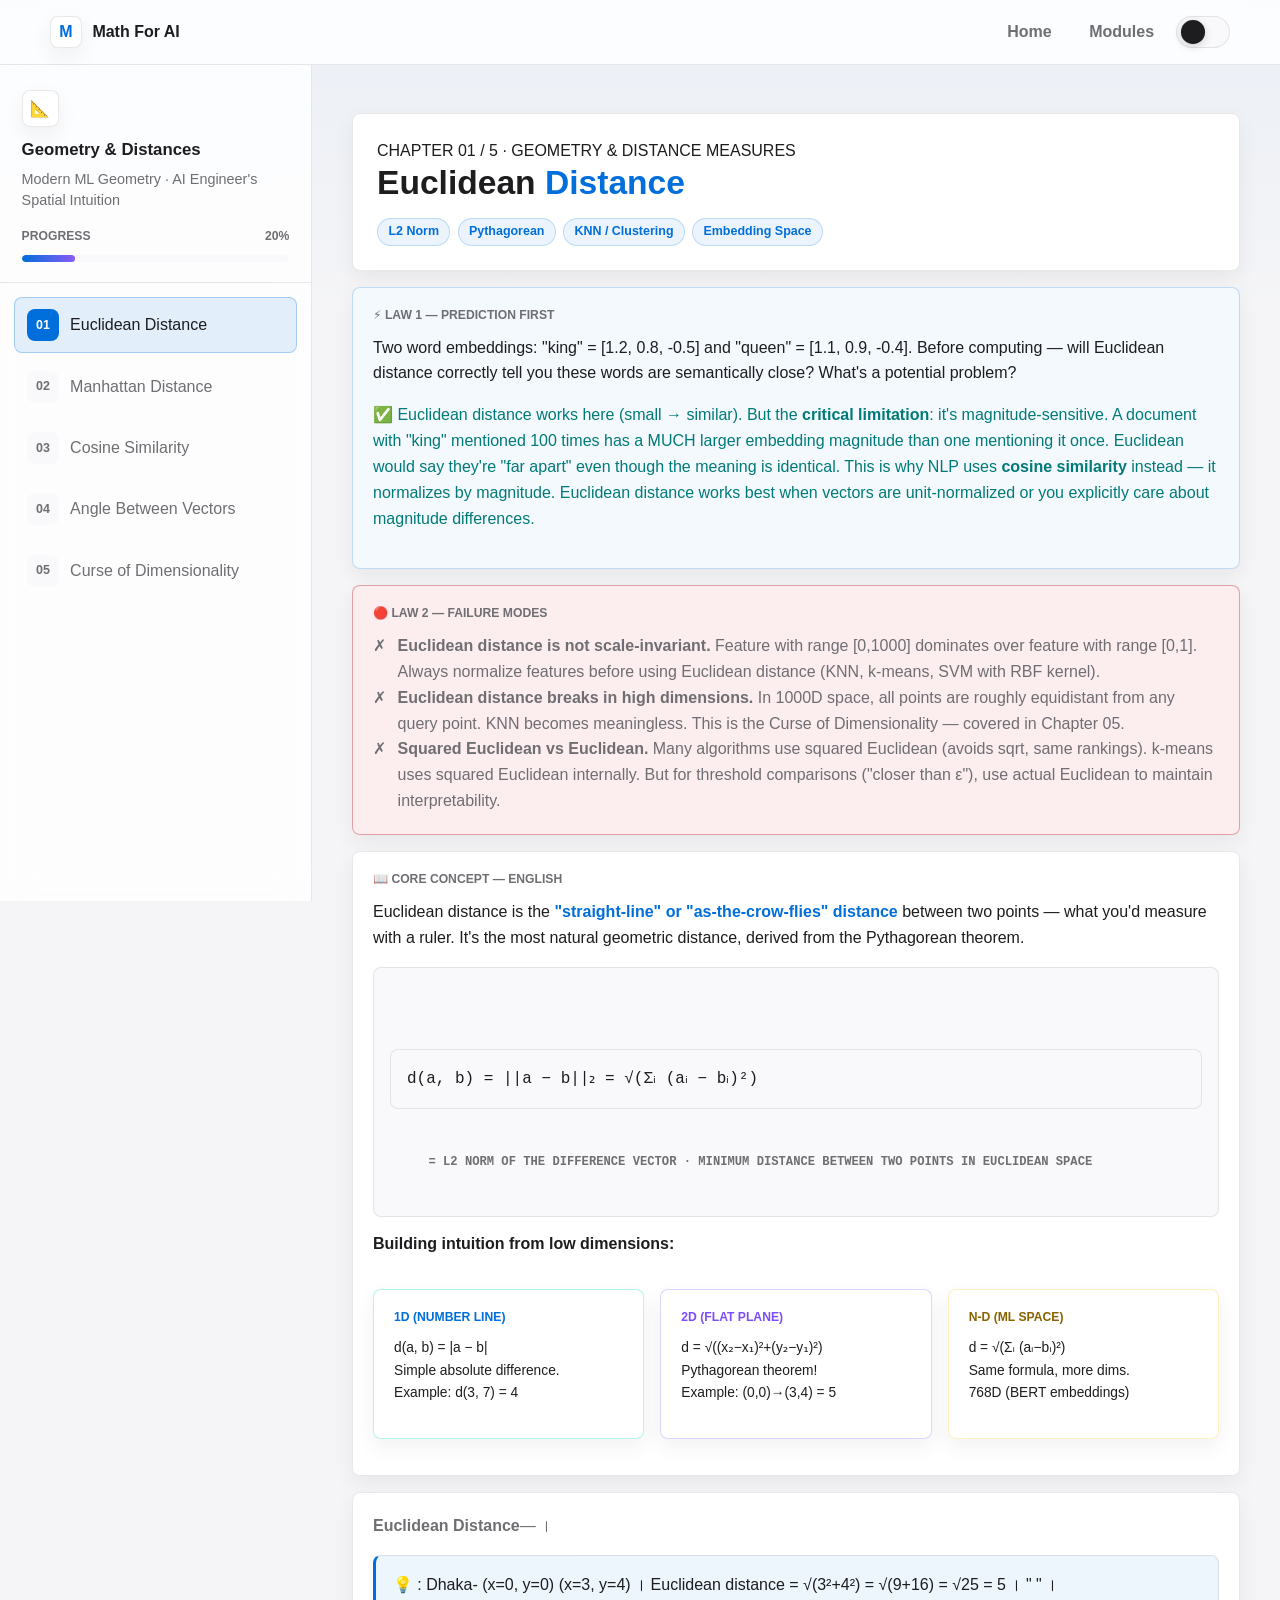
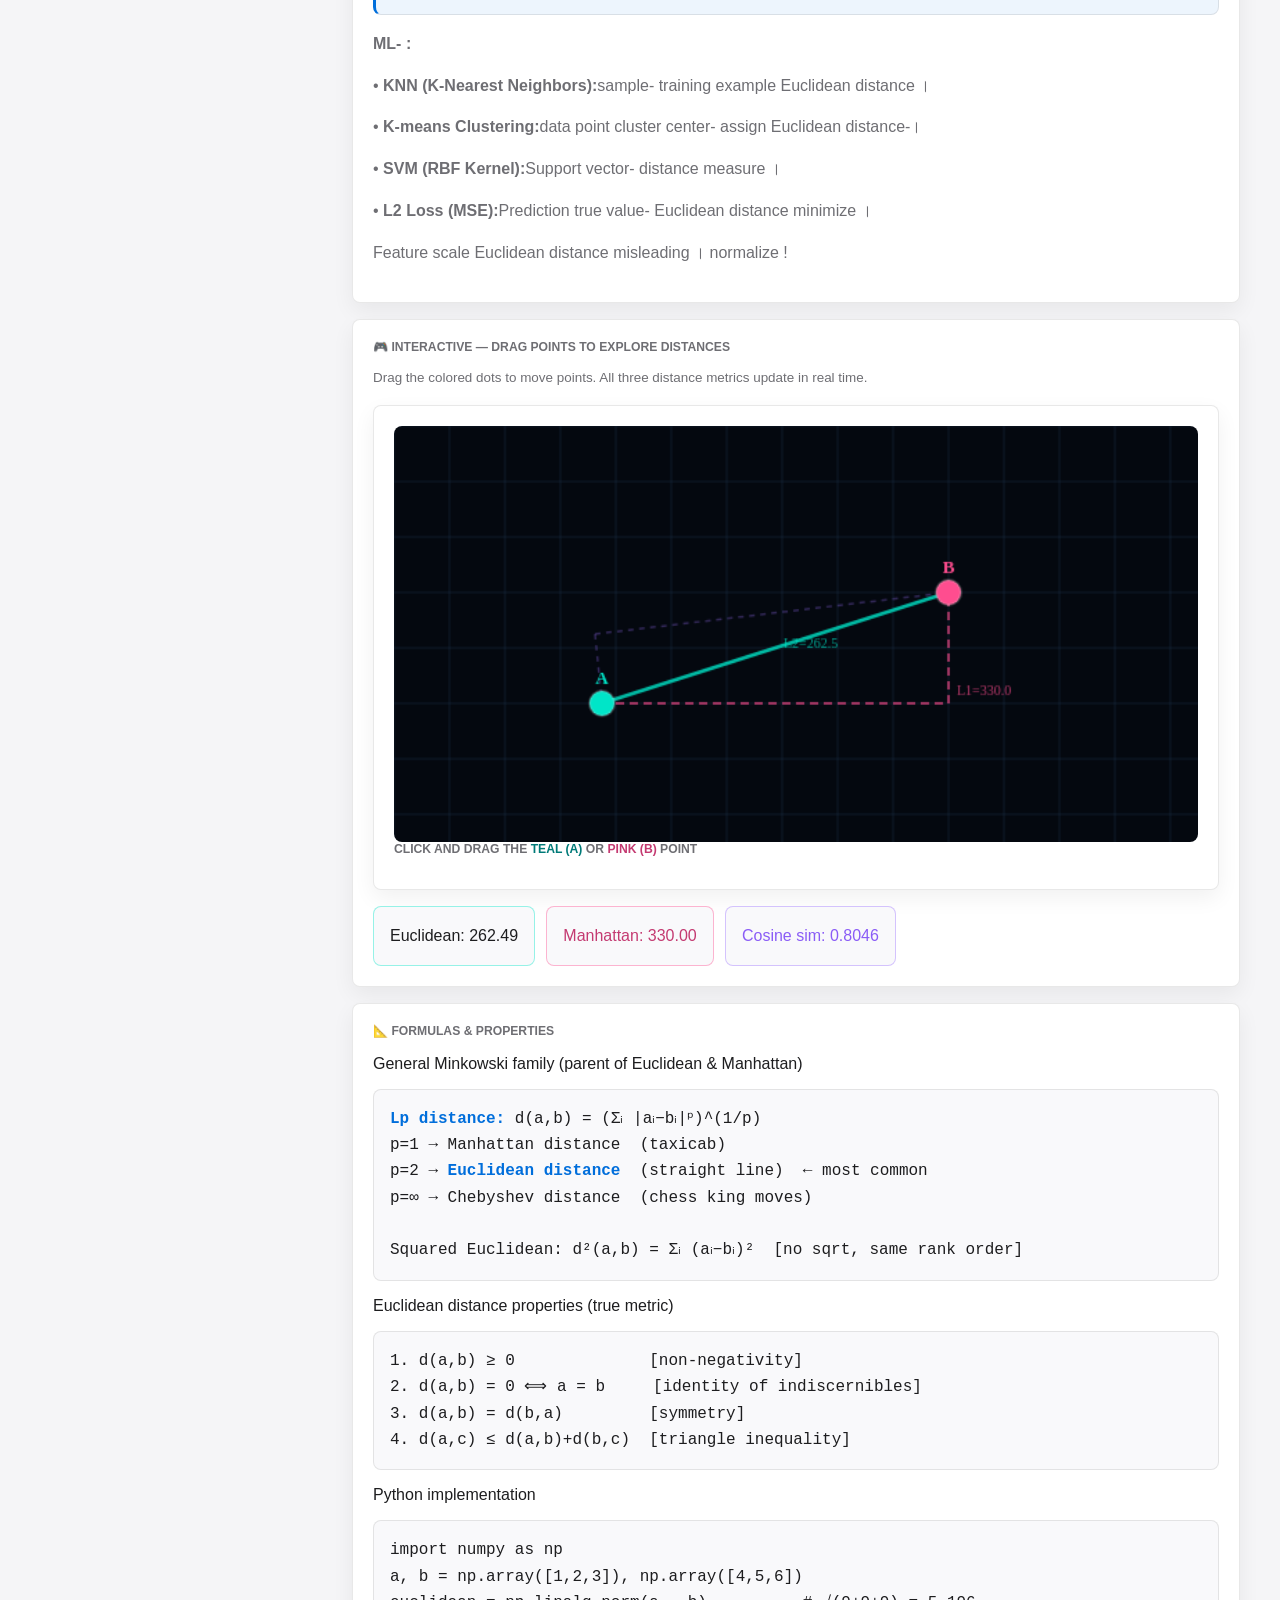
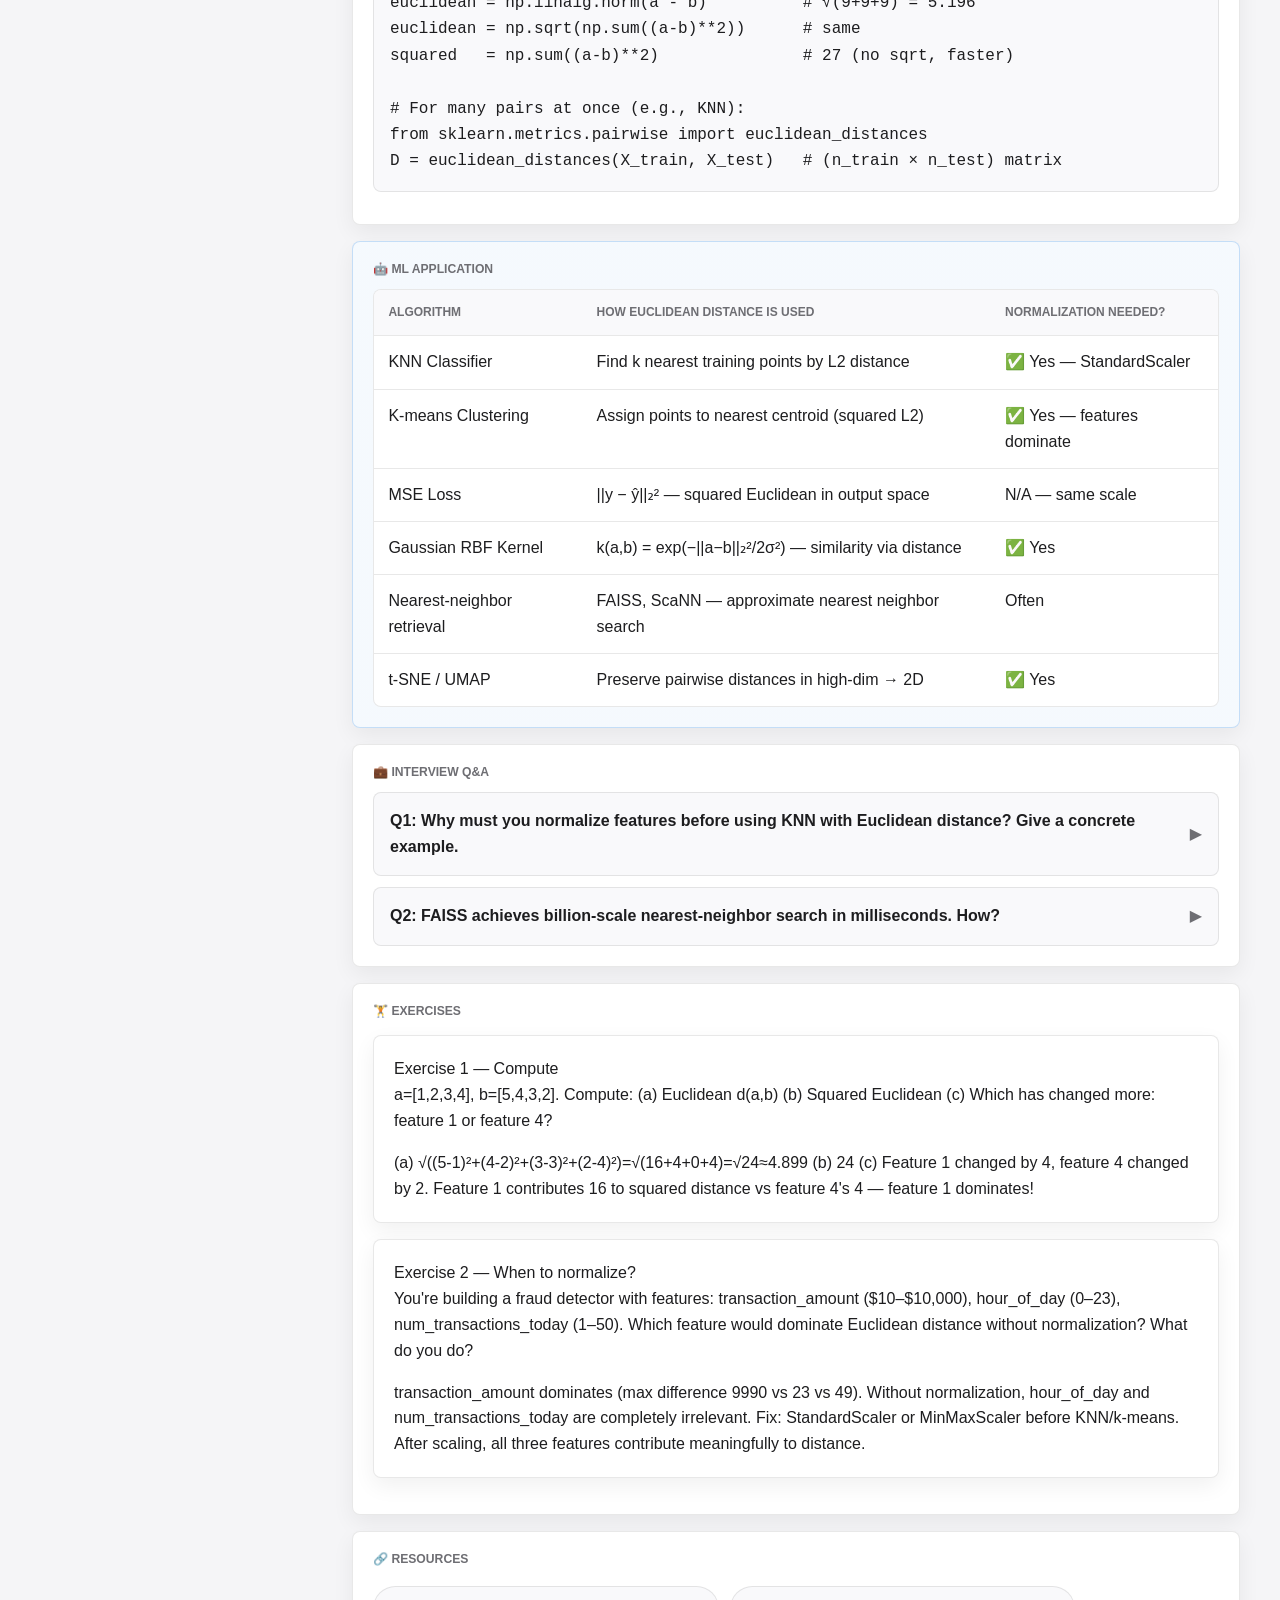
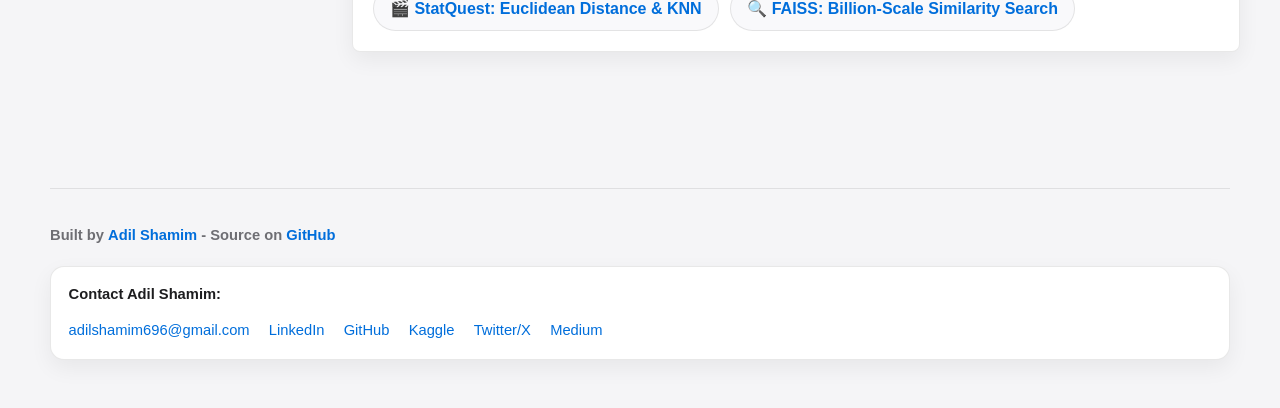
<file: geometry_distances_ml.html>
<!DOCTYPE html>
<html lang="en">
<head>
<meta charset="UTF-8">
<meta name="viewport" content="width=device-width, initial-scale=1.0">
<title>Geometry & Distance Measures for ML</title>
<link rel="icon" type="image/svg+xml" href="favicon.svg" />
<link rel="stylesheet" href="site.css" />
</head>
<body>

<div class="mob">
  <select onchange="show(this.value)">
    <option value="0">01 — Euclidean Distance</option>
    <option value="1">02 — Manhattan Distance</option>
    <option value="2">03 — Cosine Similarity</option>
    <option value="3">04 — Angle Between Vectors</option>
    <option value="4">05 — Curse of Dimensionality</option>
  </select>
</div>

<div class="app">
<nav class="sb">
  <div class="s-brand">
    <div class="s-sym">📐</div>
    <div class="s-title">Geometry & Distances</div>
    <div class="s-bn">জ্যামিতি ও দূরত্ব পরিমাপ</div>
    <div class="s-sub">Modern ML Geometry · AI Engineer's Spatial Intuition</div>
    <div class="pg-row"><span>Progress</span><span id="pp">20%</span></div>
    <div class="pg-bar"><div class="pg-fill" id="pf" style="width:20%"></div></div>
  </div>
  <div class="nav-wrap" id="nl"></div>
</nav>
<main class="main" id="mc"></main>
</div>

<script>
const NAV=["Euclidean Distance","Manhattan Distance","Cosine Similarity","Angle Between Vectors","Curse of Dimensionality"];

const TOPICS=[

/* ══ 01 EUCLIDEAN ══ */
{title:"Euclidean <em>Distance</em>",bn:"ইউক্লিডীয় দূরত্ব",
tags:[{t:"L2 Norm",c:"tt"},{t:"Pythagorean",c:"tg"},{t:"KNN / Clustering",c:"tv"},{t:"Embedding Space",c:"tp"}],
body:`
<div class="card law1">
  <div class="ch-hd">⚡ LAW 1 — PREDICTION FIRST</div>
  <p>Two word embeddings: "king" = [1.2, 0.8, -0.5] and "queen" = [1.1, 0.9, -0.4]. Before computing — will Euclidean distance correctly tell you these words are semantically close? What's a potential problem?</p>
  <p style="margin-top:9px;color:var(--teal)">✅ Euclidean distance works here (small → similar). But the <strong>critical limitation</strong>: it's magnitude-sensitive. A document with "king" mentioned 100 times has a MUCH larger embedding magnitude than one mentioning it once. Euclidean would say they're "far apart" even though the meaning is identical. This is why NLP uses <strong>cosine similarity</strong> instead — it normalizes by magnitude. Euclidean distance works best when vectors are unit-normalized or you explicitly care about magnitude differences.</p>
</div>

<div class="card law2">
  <div class="ch-hd">🔴 LAW 2 — FAILURE MODES</div>
  <div class="fi"><span class="fi-i">✗</span><span><strong>Euclidean distance is not scale-invariant.</strong> Feature with range [0,1000] dominates over feature with range [0,1]. Always normalize features before using Euclidean distance (KNN, k-means, SVM with RBF kernel).</span></div>
  <div class="fi"><span class="fi-i">✗</span><span><strong>Euclidean distance breaks in high dimensions.</strong> In 1000D space, all points are roughly equidistant from any query point. KNN becomes meaningless. This is the Curse of Dimensionality — covered in Chapter 05.</span></div>
  <div class="fi"><span class="fi-i">✗</span><span><strong>Squared Euclidean vs Euclidean.</strong> Many algorithms use squared Euclidean (avoids sqrt, same rankings). k-means uses squared Euclidean internally. But for threshold comparisons ("closer than ε"), use actual Euclidean to maintain interpretability.</span></div>
</div>

<div class="card">
  <div class="ch-hd">📖 CORE CONCEPT — English</div>
  <p>Euclidean distance is the <span class="ht">"straight-line" or "as-the-crow-flies" distance</span> between two points — what you'd measure with a ruler. It's the most natural geometric distance, derived from the Pythagorean theorem.</p>
  <div class="big-eq">
    <span class="eq">d(a, b) = ||a − b||₂ = √(Σᵢ (aᵢ − bᵢ)²)</span>
    <span class="eq-sub">= L2 norm of the difference vector · Minimum distance between two points in Euclidean space</span>
  </div>
  <p style="margin-top:14px"><strong>Building intuition from low dimensions:</strong></p>
  <div class="g3">
    <div class="gbox" style="border-color:rgba(0,229,200,.3)">
      <div class="gbox-t ht">1D (number line)</div>
      <p style="font-size:.86em">d(a, b) = |a − b|<br>Simple absolute difference.<br>Example: d(3, 7) = 4</p>
    </div>
    <div class="gbox" style="border-color:rgba(155,114,255,.3)">
      <div class="gbox-t hv">2D (flat plane)</div>
      <p style="font-size:.86em">d = √((x₂−x₁)²+(y₂−y₁)²)<br>Pythagorean theorem!<br>Example: (0,0)→(3,4) = 5</p>
    </div>
    <div class="gbox" style="border-color:rgba(255,205,60,.3)">
      <div class="gbox-t hy">n-D (ML space)</div>
      <p style="font-size:.86em">d = √(Σᵢ (aᵢ−bᵢ)²)<br>Same formula, more dims.<br>768D (BERT embeddings)</p>
    </div>
  </div>
</div>

<div class="card">
  <div class="ch-hd">🇧🇩 বাংলা ব্যাখ্যা</div>
  <p class="bn"><strong>Euclidean Distance</strong> হলো দুটো বিন্দুর মধ্যে সরলরেখা দূরত্ব — যেভাবে শাসক দিয়ে মাপা হয়।</p>
  <div class="call-bn">💡 সহজ উদাহরণ: তুমি Dhaka-তে আছ (x=0, y=0) এবং বন্ধু আছে (x=3, y=4) কিমি দূরে। Euclidean distance = √(3²+4²) = √(9+16) = √25 = 5 কিমি। এটাই সরাসরি "পাখি উড়ে যাওয়ার" দূরত্ব।</div>
  <p class="bn" style="margin-top:12px"><strong>ML-এ ব্যবহার:</strong></p>
  <p class="bn">• <strong>KNN (K-Nearest Neighbors):</strong> নতুন sample-এর সবচেয়ে কাছের training example খুঁজতে Euclidean distance ব্যবহার হয়।</p>
  <p class="bn">• <strong>K-means Clustering:</strong> প্রতিটা data point সবচেয়ে কাছের cluster center-এ assign হয় Euclidean distance-এ।</p>
  <p class="bn">• <strong>SVM (RBF Kernel):</strong> Support vector-এর থেকে distance measure করে।</p>
  <p class="bn">• <strong>L2 Loss (MSE):</strong> Prediction ও true value-এর Euclidean distance minimize করা।</p>
  <p class="bn" style="margin-top:8px"><strong>সতর্কতা:</strong> Feature scale ভিন্ন হলে Euclidean distance misleading হয়। সবসময় normalize করো!</p>
</div>

<!-- INTERACTIVE EUCLIDEAN VISUALIZER -->
<div class="card">
  <div class="ch-hd">🎮 INTERACTIVE — Drag Points to Explore Distances</div>
  <p style="font-size:.84em;color:var(--muted);margin-bottom:10px">Drag the colored dots to move points. All three distance metrics update in real time.</p>
  <div class="cw">
    <canvas id="dist-canvas" width="580" height="300" style="width:100%;display:block;cursor:crosshair"></canvas>
    <div class="clbl">Click and drag the <span style="color:var(--teal)">teal (A)</span> or <span style="color:var(--pink)">pink (B)</span> point</div>
  </div>
  <div class="cout-row">
    <span class="cout" id="euc-out" style="border-color:rgba(0,229,200,.4)">Euclidean: —</span>
    <span class="cout" id="man-out" style="border-color:rgba(255,77,143,.4);color:var(--pink)">Manhattan: —</span>
    <span class="cout" id="cos-out" style="border-color:rgba(155,114,255,.4);color:var(--violet)">Cosine sim: —</span>
  </div>
</div>

<div class="card">
  <div class="ch-hd">📐 FORMULAS & PROPERTIES</div>
  <div class="fl">General Minkowski family (parent of Euclidean & Manhattan)</div>
  <div class="fx"><span class="ft">Lp distance:</span> d(a,b) = (Σᵢ |aᵢ−bᵢ|ᵖ)^(1/p)
p=1 → Manhattan distance  (taxicab)
p=2 → <span class="ft">Euclidean distance</span>  (straight line)  ← most common
p=∞ → Chebyshev distance  (chess king moves)

Squared Euclidean: d²(a,b) = Σᵢ (aᵢ−bᵢ)²  [no sqrt, same rank order]</div>
  <div class="fl">Euclidean distance properties (true metric)</div>
  <div class="fx">1. d(a,b) ≥ 0              [non-negativity]
2. d(a,b) = 0 ⟺ a = b     [identity of indiscernibles]
3. d(a,b) = d(b,a)         [symmetry]
4. d(a,c) ≤ d(a,b)+d(b,c)  [triangle inequality]</div>
  <div class="fl">Python implementation</div>
  <div class="fx">import numpy as np
a, b = np.array([1,2,3]), np.array([4,5,6])
euclidean = np.linalg.norm(a - b)          # √(9+9+9) = 5.196
euclidean = np.sqrt(np.sum((a-b)**2))      # same
squared   = np.sum((a-b)**2)               # 27 (no sqrt, faster)

# For many pairs at once (e.g., KNN):
from sklearn.metrics.pairwise import euclidean_distances
D = euclidean_distances(X_train, X_test)   # (n_train × n_test) matrix</div>
</div>

<div class="mlb"><div class="mlb-t">🤖 ML Application</div>
<table>
  <tr><th>Algorithm</th><th>How Euclidean Distance Is Used</th><th>Normalization Needed?</th></tr>
  <tr><td>KNN Classifier</td><td>Find k nearest training points by L2 distance</td><td>✅ Yes — StandardScaler</td></tr>
  <tr><td>K-means Clustering</td><td>Assign points to nearest centroid (squared L2)</td><td>✅ Yes — features dominate</td></tr>
  <tr><td>MSE Loss</td><td>||y − ŷ||₂² — squared Euclidean in output space</td><td>N/A — same scale</td></tr>
  <tr><td>Gaussian RBF Kernel</td><td>k(a,b) = exp(−||a−b||₂²/2σ²) — similarity via distance</td><td>✅ Yes</td></tr>
  <tr><td>Nearest-neighbor retrieval</td><td>FAISS, ScaNN — approximate nearest neighbor search</td><td>Often</td></tr>
  <tr><td>t-SNE / UMAP</td><td>Preserve pairwise distances in high-dim → 2D</td><td>✅ Yes</td></tr>
</table></div>

<div class="card"><div class="ch-hd">💼 INTERVIEW Q&A</div>
<div class="qa"><button class="qb" onclick="tQ(this)">Q1: Why must you normalize features before using KNN with Euclidean distance? Give a concrete example. <span class="qa-a">▶</span></button>
<div class="ap">Feature 1: income ∈ [20,000 – 200,000]. Feature 2: age ∈ [18 – 80]. Euclidean distance = √((income_diff)² + (age_diff)²). If income differs by 50,000 and age by 5: d = √(50000² + 5²) ≈ 50,000. The income term completely dominates — age is irrelevant! After StandardScaler (zero mean, unit variance): both features contribute equally. A $50,000 income difference might be 1 standard deviation, as is a 5-year age difference. Rule: always StandardScaler before Euclidean-based algorithms (KNN, k-means, SVM). MinMaxScaler is another option but StandardScaler is preferred for Gaussian-distributed features.<div class="a-bn">বাংলায়: বড় range-এর feature Euclidean distance-এ dominate করে। StandardScaler দিয়ে সব feature-কে same scale-এ আনো — তারপর Euclidean distance meaningful হয়।</div></div></div>
<div class="qa"><button class="qb" onclick="tQ(this)">Q2: FAISS achieves billion-scale nearest-neighbor search in milliseconds. How? <span class="qa-a">▶</span></button>
<div class="ap">Exact nearest-neighbor search requires computing distance to all n points → O(n·d). At n=1B, d=768: impossible in real-time. FAISS uses Approximate Nearest Neighbors (ANN): (1) Product Quantization (PQ): compress 768D vectors to shorter codes (lossy compression). (2) IVF (Inverted File): cluster the database into k clusters (k-means), search only nearby clusters. (3) HNSW (Hierarchical Navigable Small World): graph-based index — traverse hierarchy, skip most points. Trade-off: small accuracy loss (ANN not NN) for 1000× speedup. Used in: Facebook's image search, recommender systems, semantic search (FAISS + BERT embeddings).<div class="a-bn">বাংলায়: Exact search O(n·d) = too slow। FAISS = approximate search with PQ, IVF, HNSW = 1000× faster, small accuracy loss। Billion-scale search মিলিসেকেন্ডে।</div></div></div>
</div>

<div class="card"><div class="ch-hd">🏋️ EXERCISES</div>
<div class="ex"><div class="ex-t">Exercise 1 — Compute</div>
<p>a=[1,2,3,4], b=[5,4,3,2]. Compute: (a) Euclidean d(a,b) (b) Squared Euclidean (c) Which has changed more: feature 1 or feature 4?</p>
<div class="ex-ans">(a) √((5-1)²+(4-2)²+(3-3)²+(2-4)²)=√(16+4+0+4)=√24≈4.899 (b) 24 (c) Feature 1 changed by 4, feature 4 changed by 2. Feature 1 contributes 16 to squared distance vs feature 4's 4 — feature 1 dominates!</div></div>
<div class="ex"><div class="ex-t">Exercise 2 — When to normalize?</div>
<p>You're building a fraud detector with features: transaction_amount ($10–$10,000), hour_of_day (0–23), num_transactions_today (1–50). Which feature would dominate Euclidean distance without normalization? What do you do?</p>
<div class="ex-ans">transaction_amount dominates (max difference 9990 vs 23 vs 49). Without normalization, hour_of_day and num_transactions_today are completely irrelevant. Fix: StandardScaler or MinMaxScaler before KNN/k-means. After scaling, all three features contribute meaningfully to distance.</div></div>
</div>
<div class="card"><div class="ch-hd">🔗 RESOURCES</div>
<a class="rl" href="https://www.youtube.com/watch?v=OTGzIPcO8JM" target="_blank">🎬 StatQuest: Euclidean Distance & KNN</a>
<a class="rl" href="https://github.com/facebookresearch/faiss" target="_blank">🔍 FAISS: Billion-Scale Similarity Search</a>
</div>`},

/* ══ 02 MANHATTAN ══ */
{title:"Manhattan <em>Distance</em>",bn:"ম্যানহাটন দূরত্ব",
tags:[{t:"L1 Norm",c:"tt"},{t:"Taxicab",c:"tg"},{t:"Sparse Features",c:"tv"},{t:"Lasso Reg",c:"tp"}],
body:`
<div class="card law1">
  <div class="ch-hd">⚡ LAW 1 — PREDICTION FIRST</div>
  <p>You're building a recommendation system for movies. Users are represented by sparse rating vectors (mostly zeros — they've only rated a few movies). Should you use Manhattan or Euclidean distance for nearest-neighbor user similarity?</p>
  <p style="margin-top:9px;color:var(--teal)">✅ <strong>Manhattan distance</strong> performs better with sparse, high-dimensional data. Why? Manhattan distance sums absolute differences — if two users both rate 0 for an unrated movie, they contribute nothing. Euclidean distance squares the differences — even small deviations get amplified. Manhattan is also more robust to outlier ratings (one extreme rating has less impact squared vs absolute). Many recommender systems use Manhattan or cosine similarity for sparse user-item matrices.</p>
</div>

<div class="card law2">
  <div class="ch-hd">🔴 LAW 2 — FAILURE MODES</div>
  <div class="fi"><span class="fi-i">✗</span><span><strong>Manhattan distance is not rotation-invariant.</strong> If you rotate your coordinate axes, Manhattan distance changes but Euclidean stays the same. This matters when the orientation of your feature space is meaningful (e.g., PCA components). Euclidean distance is preferred for isotropic data.</span></div>
  <div class="fi"><span class="fi-i">✗</span><span><strong>Not all L1 uses are distance.</strong> L1 regularization (Lasso) uses the L1 norm of the weight vector — NOT a distance between two points. L1 loss (MAE) = Manhattan distance between predictions and labels. Keep these separate in your mind.</span></div>
</div>

<div class="card">
  <div class="ch-hd">📖 CORE CONCEPT — English</div>
  <p><span class="ht">Manhattan distance</span> (also called taxicab, L1, or city-block distance) measures the distance you'd travel on a grid — like a taxi navigating city blocks. You can only move horizontally or vertically, never diagonally.</p>
  <div class="big-eq">
    <span class="eq">d_Manhattan(a, b) = Σᵢ |aᵢ − bᵢ| = ||a − b||₁</span>
    <span class="eq-sub">Sum of absolute coordinate differences · L1 norm of the difference vector</span>
  </div>
  <div class="g2" style="margin-top:14px">
    <div class="gbox" style="border-color:rgba(0,229,200,.3)">
      <div class="gbox-t ht">Euclidean (L2)</div>
      <p style="font-size:.86em">Goes through walls — straight diagonal line. Sensitive to outlier dimensions. Rotation invariant.</p>
      <div class="fx" style="font-size:.78em;margin-top:8px">d = √((4-1)²+(3-1)²)
  = √(9+4) = √13 ≈ 3.61</div>
    </div>
    <div class="gbox" style="border-color:rgba(255,77,143,.3)">
      <div class="gbox-t hp">Manhattan (L1)</div>
      <p style="font-size:.86em">Follows streets — only horizontal/vertical moves. Robust to outliers. Not rotation invariant.</p>
      <div class="fx" style="font-size:.78em;margin-top:8px">d = |4-1|+|3-1|
  = 3 + 2 = 5</div>
    </div>
  </div>
  <p style="margin-top:14px"><strong>Key comparison: Euclidean vs Manhattan unit "balls":</strong></p>
  <div class="call">In 2D: All points at Euclidean distance ≤ 1 from origin form a <strong>circle</strong>. All points at Manhattan distance ≤ 1 from origin form a <strong>diamond (rotated square)</strong>. This geometric difference explains why L1 regularization (Lasso) promotes sparsity — the optimal solution hits a corner of the L1 diamond where some coordinates are exactly 0.</div>
</div>

<div class="card">
  <div class="ch-hd">🇧🇩 বাংলা ব্যাখ্যা</div>
  <p class="bn"><strong>Manhattan Distance</strong> হলো শহরের রাস্তায় দূরত্ব — শুধু সোজা ও বাম-ডান যাওয়া যায়, তির্যকভাবে নয়।</p>
  <div class="call-bn">💡 উদাহরণ: তুমি Dhaka-র পুরান ঢাকায় ট্যাক্সিতে যাচ্ছ। Grid-এর মতো রাস্তায় তুমি ৩ block পূর্বে + ২ block উত্তরে যেতে হবে। Manhattan distance = ৩+২ = ৫ block। কিন্তু পাখি হলে সরাসরি √(3²+2²) = √13 ≈ 3.6 block যেতে পারত।</div>
  <p class="bn" style="margin-top:12px"><strong>কখন Manhattan Euclidean-এর চেয়ে ভালো?</strong></p>
  <p class="bn">① <strong>Sparse data:</strong> বেশিরভাগ feature = 0 (e.g., word count vectors, movie ratings)। L1 শূন্যগুলোকে সঠিকভাবে handle করে।</p>
  <p class="bn">② <strong>Outlier robustness:</strong> একটা dimension-এ বড় পার্থক্য থাকলে L1 কম penalize করে (square নেই)।</p>
  <p class="bn">③ <strong>Grid-like data:</strong> Pixel coordinates, chess moves, city navigation।</p>
  <p class="bn" style="margin-top:8px"><strong>Lasso regularization connection:</strong> L1 norm minimize করা weight vector-এ sparsity আনে — অনেক weight ঠিক ০ হয়ে যায়। এটাই Manhattan distance-এর diamond shape-এর কারণ।</p>
</div>

<div class="card">
  <div class="ch-hd">📐 FORMULAS</div>
  <div class="fl">Manhattan distance and L1 norm</div>
  <div class="fx">d_L1(a,b) = |a₁−b₁| + |a₂−b₂| + ... + |aₙ−bₙ| = Σᵢ |aᵢ−bᵢ|
||a||₁ = |a₁| + |a₂| + ... + |aₙ|    (L1 norm of a vector)
d_L1(a,b) = ||a−b||₁                  (distance = L1 norm of diff)

Example: a=[1,5,3,0], b=[4,2,3,6]
d_L1 = |1-4|+|5-2|+|3-3|+|0-6| = 3+3+0+6 = 12
d_L2 = √(9+9+0+36) = √54 ≈ 7.35</div>
  <div class="fl">Why L1 norm creates sparse solutions (Lasso)</div>
  <div class="fx">Lasso: minimize ||Xw−y||₂² + λ||w||₁
Geometric: L1 ball = diamond shape with corners at axes
Optimal solution tends to land at a CORNER (where some wᵢ = 0 exactly)
→ Automatic feature selection!

L2 (Ridge): ball = sphere → optimal lands on smooth surface
→ Weights shrink but stay non-zero</div>
</div>

<div class="analogy">
  <div class="ch-hd">🎯 ANALOGY — Chess King vs Rook</div>
  <p><strong>Chebyshev distance</strong> (L∞): the chess <strong>king</strong> — can move diagonally, reaches any square in max(Δx, Δy) moves.</p>
  <p style="margin-top:8px"><strong>Manhattan distance</strong>: the chess <strong>rook</strong> — can only move horizontally or vertically, needs Δx + Δy moves (if no intermediate moves).</p>
  <p style="margin-top:8px"><strong>Euclidean distance</strong>: a <strong>laser beam</strong> — goes in a straight line regardless of grid constraints.</p>
  <p class="bn call-bn" style="margin-top:10px;padding:10px">বাংলায়: Chebyshev = দাবার রাজা (তির্যকও যায়)। Manhattan = দাবার কিস্তি (শুধু সোজা)। Euclidean = লেজার beam (সরলরেখা)।</p>
</div>

<div class="mlb"><div class="mlb-t">🤖 ML Application</div>
<table>
  <tr><th>ML Context</th><th>Manhattan / L1 Role</th></tr>
  <tr><td>Lasso (L1) Regularization</td><td>λ·||w||₁ penalty → sparse weights → feature selection</td></tr>
  <tr><td>MAE / L1 Loss</td><td>Manhattan distance between predictions and targets → robust regression</td></tr>
  <tr><td>Sparse recommender systems</td><td>L1 distance in user-item space, robust to missing ratings</td></tr>
  <tr><td>Median regression</td><td>Minimizing L1 loss = estimating conditional median (not mean)</td></tr>
  <tr><td>Feature importance (L1 SVM)</td><td>L1 SVM finds sparse support vectors → feature selection</td></tr>
</table></div>

<div class="card"><div class="ch-hd">💼 INTERVIEW Q&A</div>
<div class="qa"><button class="qb" onclick="tQ(this)">Q1: Geometrically, why does L1 regularization produce sparse weights while L2 does not? <span class="qa-a">▶</span></button>
<div class="ap">Visualize in 2D weight space (w₁, w₂). The constraint regions: L1 = {||w||₁ ≤ t} is a diamond with corners at (t,0), (-t,0), (0,t), (0,-t). L2 = {||w||₂ ≤ t} is a circle. The loss function contours are ellipses centered at the unconstrained minimum. When these ellipses "touch" the constraint region at the optimal point: Diamond (L1): the ellipse most likely hits a CORNER (corners are on the axes where one weight is zero). This makes one weight exactly 0. Circle (L2): smooth boundary — almost never on an axis. Both weights stay non-zero. Key intuition: the corners of the L1 diamond are "attractors" for the optimization. In high dimensions, the L1 ball has many corners (axis-aligned) — the optimal solution tends to land near one, zeroing out most weights.<div class="a-bn">বাংলায়: L1 ball = diamond। Corner-এ optimal solution land করে যেখানে কিছু weight = 0। L2 ball = smooth circle → কোনো corner নেই → সব weight non-zero।</div></div></div>
</div>
<div class="card"><div class="ch-hd">🏋️ EXERCISES</div>
<div class="ex"><div class="ex-t">Exercise</div>
<p>Two users: Alice=[5,0,4,0,0,1,3,0] (movie ratings 0=unrated), Bob=[4,0,0,3,0,1,0,2]. Compute Manhattan distance. Then explain: is this a good similarity measure for recommender systems?</p>
<div class="ex-ans">d_L1=|5-4|+|0-0|+|4-0|+|0-3|+|0-0|+|1-1|+|3-0|+|0-2|=1+0+4+3+0+0+3+2=13. Problem: Movies rated by one but not the other create large distances even if the user simply hasn't seen the movie. Better: use only movies both have rated, or use cosine similarity which handles sparsity better. For recommender systems: cosine similarity or Pearson correlation on rated movies only is often preferred.</div></div>
</div>
<div class="card"><div class="ch-hd">🔗 RESOURCES</div>
<a class="rl" href="https://www.youtube.com/watch?v=OTGzIPcO8JM" target="_blank">🎬 StatQuest: Distance Metrics</a>
<a class="rl" href="https://scikit-learn.org/stable/modules/generated/sklearn.neighbors.DistanceMetric.html" target="_blank">📘 sklearn: Distance Metrics</a>
</div>`},

/* ══ 03 COSINE SIMILARITY ══ */
{title:"Cosine <em>Similarity</em>",bn:"কোসাইন সাদৃশ্য",
tags:[{t:"Direction-Based",c:"tt"},{t:"NLP / Embeddings",c:"tg"},{t:"[-1, +1]",c:"tv"},{t:"Magnitude-Free",c:"tp"}],
body:`
<div class="card law1">
  <div class="ch-hd">⚡ LAW 1 — PREDICTION FIRST</div>
  <p>Document A has 1000 words and uses "AI" 50 times. Document B has 100 words and uses "AI" 5 times. Which distance metric correctly identifies these as similar documents?</p>
  <p style="margin-top:9px;color:var(--teal)">✅ <strong>Cosine similarity</strong>. Both documents use "AI" at the same rate (5%), so their TF-IDF vectors point in the same direction. Cosine similarity = 1 (identical direction = same topic). Euclidean distance would say they're "far apart" because Document A's word count vector has much larger magnitude. This is the fundamental insight: <strong>cosine similarity measures DIRECTION (topic), not MAGNITUDE (length).</strong></p>
</div>

<div class="card law2">
  <div class="ch-hd">🔴 LAW 2 — FAILURE MODES</div>
  <div class="fi"><span class="fi-i">✗</span><span><strong>Cosine similarity ignores magnitude entirely.</strong> A document about "cats" mentioned 1 time and 1000 times have cosine similarity = 1. If magnitude matters (e.g., frequency of a symptom for medical diagnosis), don't use cosine. Use Euclidean on normalized vectors instead.</span></div>
  <div class="fi"><span class="fi-i">✗</span><span><strong>Cosine similarity ≠ cosine distance.</strong> Cosine similarity ∈ [-1, 1]. Cosine distance = 1 − cosine_similarity ∈ [0, 2]. Cosine distance is NOT a proper metric (violates triangle inequality). For true clustering that requires metric properties, transform to angular distance = arccos(cosine_sim)/π ∈ [0, 1].</span></div>
  <div class="fi"><span class="fi-i">✗</span><span><strong>Undefined for zero vectors.</strong> If a document has no words (zero vector), cosine similarity is undefined (division by zero). Handle with a small ε added to the norm or special-case zero vectors in your code.</span></div>
</div>

<div class="card">
  <div class="ch-hd">📖 CORE CONCEPT — English</div>
  <p><span class="ht">Cosine similarity</span> measures the <strong>cosine of the angle</strong> between two vectors — only their direction matters, not their magnitude. It asks: "Are these vectors pointing in the same direction?"</p>
  <div class="big-eq">
    <span class="eq">cos_sim(a, b) = (a · b) / (||a||₂ · ||b||₂) = Σᵢaᵢbᵢ / (√Σaᵢ² · √Σbᵢ²)</span>
    <span class="eq-sub">Range: [−1, 1] · +1 = identical direction · 0 = orthogonal (unrelated) · −1 = opposite</span>
  </div>
  <p style="margin-top:14px"><strong>Geometric interpretation:</strong></p>
  <table>
    <tr><th>Cosine Similarity</th><th>Angle θ</th><th>Meaning</th><th>Example</th></tr>
    <tr><td style="color:var(--teal)">+1.0</td><td>0°</td><td>Identical direction</td><td>"king" and a scaled "king" embedding</td></tr>
    <tr><td style="color:var(--lime)">+0.8</td><td>≈37°</td><td>Very similar</td><td>"king" and "queen" embeddings</td></tr>
    <tr><td style="color:var(--muted)">0.0</td><td>90°</td><td>Orthogonal / unrelated</td><td>"bank" (financial) and "tree" embedding</td></tr>
    <tr><td style="color:var(--pink)">-0.5</td><td>120°</td><td>Somewhat opposite</td><td>"hot" and "cold" embeddings</td></tr>
    <tr><td style="color:var(--red)">-1.0</td><td>180°</td><td>Exactly opposite</td><td>Antonym pair (rare in practice)</td></tr>
  </table>
  <div class="call" style="margin-top:14px"><strong>Key insight:</strong> Cosine similarity on unit vectors = dot product. If you L2-normalize all your vectors before storing them (as most embedding systems do), then cosine similarity = simple dot product — very fast to compute!</div>
</div>

<div class="card">
  <div class="ch-hd">🇧🇩 বাংলা ব্যাখ্যা</div>
  <p class="bn"><strong>Cosine Similarity</strong> দুটো vector-এর মধ্যে কোণের cosine মাপে। এটা দেখে দুটো vector কোন দিকে আছে — দৈর্ঘ্য দেখে না।</p>
  <div class="call-bn">💡 উদাহরণ: তুমি Dhaka থেকে উত্তরে যাচ্ছ। তোমার বন্ধু Chittagong থেকেও উত্তরে যাচ্ছে। তোমরা ভিন্ন জায়গায় আছ (magnitude আলাদা), কিন্তু একই দিকে যাচ্ছ (direction এক)। Cosine similarity = 1 (same direction)! Euclidean distance অনেক বেশি হত কারণ তোমরা দূরে আছ।</div>
  <p class="bn" style="margin-top:12px"><strong>NLP-এ কেন Cosine?</strong></p>
  <p class="bn">• Word embedding "cat" = [0.5, 0.3, -0.2, ...] (short doc হলে) বনাম [5.0, 3.0, -2.0, ...] (long doc হলে) — same topic কিন্তু magnitude আলাদা।</p>
  <p class="bn">• Cosine similarity = 1 দুটোর জন্যই — কারণ direction এক!</p>
  <p class="bn">• TF-IDF vectors, Word2Vec, BERT embeddings → সবখানে cosine similarity।</p>
  <p class="bn" style="margin-top:8px"><strong>Unit normalized vector-এ special property:</strong></p>
  <p class="bn">যদি ||a|| = ||b|| = 1 (unit vectors), তাহলে cosine_sim(a,b) = a·b (dot product)!</p>
  <p class="bn">এজন্য embedding model সবসময় output normalize করে — তারপর just dot product দিয়ে similarity হিসাব করা যায়।</p>
</div>

<!-- INTERACTIVE COSINE VISUALIZER -->
<div class="card">
  <div class="ch-hd">🎮 INTERACTIVE — Cosine Similarity Visualizer</div>
  <p style="font-size:.84em;color:var(--muted);margin-bottom:10px">Adjust the angle between vectors and observe cosine similarity. Watch how magnitude changes don't affect cosine.</p>
  <div class="ctrl">
    <label>Angle θ between vectors</label>
    <input type="range" id="cos-angle" min="0" max="180" value="45">
    <span class="cval" id="cos-angle-v">45°</span>
    <label>|b| magnitude</label>
    <input type="range" id="cos-mag" min="2" max="10" value="6">
    <span class="cval" id="cos-mag-v">2.0</span>
  </div>
  <div class="cw">
    <canvas id="cos-canvas" width="580" height="280" style="width:100%;display:block"></canvas>
    <div class="clbl" id="cos-lbl">Cosine similarity only changes with angle, NOT magnitude</div>
  </div>
  <div class="cout-row">
    <span class="cout" id="cos-val">cos_sim = ...</span>
    <span class="cout" id="cos-dot" style="color:var(--violet)">dot product = ...</span>
    <span class="cout" id="cos-euc" style="color:var(--pink)">euclidean = ...</span>
  </div>
</div>

<div class="card">
  <div class="ch-hd">📐 FORMULAS</div>
  <div class="fl">Cosine similarity — step by step</div>
  <div class="fx">a = [1, 2, 3],   b = [2, 4, 6]   (b = 2a, same direction!)
Step 1: dot product  a·b = 1×2+2×4+3×6 = 2+8+18 = 28
Step 2: magnitudes   ||a|| = √(1+4+9)=√14,  ||b|| = √(4+16+36)=√56
Step 3: cosine_sim = 28 / (√14 × √56) = 28/√784 = 28/28 = <span class="ft">1.0</span>
→ Perfectly similar! Even though b = 2a (double the magnitude)

Unit-vector shortcut:
â = a/||a||  (normalize a)
b̂ = b/||b||  (normalize b)
cosine_sim(a,b) = â · b̂           (just a dot product!)</div>
  <div class="fl">Python implementation</div>
  <div class="fx">import numpy as np
from sklearn.metrics.pairwise import cosine_similarity

a, b = np.array([[1,2,3]]), np.array([[4,0,3]])
sim = cosine_similarity(a, b)[0][0]  # = 0.8018

# Manual:
def cosine_sim(a, b):
    return np.dot(a,b) / (np.linalg.norm(a) * np.linalg.norm(b))

# For pre-normalized embeddings (fast!):
a_norm = a / np.linalg.norm(a, axis=1, keepdims=True)
b_norm = b / np.linalg.norm(b, axis=1, keepdims=True)
sim_fast = np.dot(a_norm, b_norm.T)  # just matrix multiply</div>
</div>

<div class="mlb"><div class="mlb-t">🤖 ML Application — Cosine Similarity Powers Modern AI</div>
<table>
  <tr><th>Application</th><th>How Cosine Similarity Is Used</th></tr>
  <tr><td>Semantic search (RAG)</td><td>Query embedding cosine similarity to document embeddings → retrieve top-k</td></tr>
  <tr><td>Recommendation systems</td><td>User preference vectors — similar users have high cosine similarity</td></tr>
  <tr><td>Word2Vec / GloVe</td><td>"king" − "man" + "woman" ≈ "queen" measured by cosine similarity</td></tr>
  <tr><td>Transformer self-attention</td><td>Q·Kᵀ = scaled dot product = cosine (after normalization)</td></tr>
  <tr><td>Face recognition</td><td>ArcFace: maximize cosine similarity between same-person embeddings</td></tr>
  <tr><td>Contrastive learning (CLIP, SimCLR)</td><td>InfoNCE loss maximizes cosine similarity of positive pairs</td></tr>
  <tr><td>Duplicate detection</td><td>High cosine similarity → near-duplicate documents or images</td></tr>
</table></div>

<div class="card"><div class="ch-hd">💼 INTERVIEW Q&A</div>
<div class="qa"><button class="qb" onclick="tQ(this)">Q1: In CLIP (Contrastive Language-Image Pretraining), how is cosine similarity used? Why is it better than Euclidean here? <span class="qa-a">▶</span></button>
<div class="ap">CLIP maps images and text to a shared embedding space. Training objective: maximize cosine similarity between matched (image, text) pairs, minimize for non-matched pairs (InfoNCE/NT-Xent loss). Why cosine: (1) Images and text embeddings have different natural magnitudes (image encoders and text encoders have different scales). Cosine normalizes this. (2) The semantic content (what the image shows, what the text describes) is encoded in the DIRECTION, not magnitude. (3) Cosine similarity computation on L2-normalized embeddings = fast dot products — scalable to millions of pairs. At inference: rank images by cosine similarity to a text query → zero-shot image retrieval/classification.<div class="a-bn">বাংলায়: CLIP image ও text embedding-এর cosine similarity maximize করে train করে। Image ও text-এর magnitude different, কিন্তু cosine শুধু direction দেখে → topic-based similarity।</div></div></div>
<div class="qa"><button class="qb" onclick="tQ(this)">Q2: Why does the Transformer's attention use dot product (scaled) rather than Euclidean distance? <span class="qa-a">▶</span></button>
<div class="ap">Attention score = Q·Kᵀ/√d_k. This is a scaled dot product. For unit-normalized Q and K, this equals scaled cosine similarity. Three reasons dot product wins over Euclidean: (1) Efficiency: dot product = O(n²·d) which is matrix multiply (GPU-optimized). Euclidean distance requires computing ||q−k||² = ||q||²+||k||²−2q·k, more complex. (2) Gradient: dot product has cleaner gradients through softmax — Euclidean distance terms would create training instability. (3) Semantics: in embedding space, direction represents meaning. Q and K are linearly transformed X — the linear transform already handles scale differences. The dot product captures "how aligned" Q and K are.<div class="a-bn">বাংলায়: Attention-এ dot product = scaled cosine (unit vector-এ)। GPU-তে matrix multiply হিসেবে efficient। Euclidean distance-এ ||q-k||² হিসাব বেশি জটিল।</div></div></div>
</div>

<div class="card"><div class="ch-hd">🏋️ EXERCISES</div>
<div class="ex"><div class="ex-t">Exercise 1 — Compute</div>
<p>Document vectors: A=[3,0,2,1], B=[1,0,4,2], C=[0,5,0,0]. Compute cosine_sim(A,B) and cosine_sim(A,C). Which documents are most similar to A?</p>
<div class="ex-ans">A·B=3+0+8+2=13. ||A||=√(9+0+4+1)=√14≈3.742. ||B||=√(1+0+16+4)=√21≈4.583. cos(A,B)=13/(3.742×4.583)=13/17.15≈0.758. A·C=0. cos(A,C)=0. A is most similar to B (0.758). A and C are completely unrelated (0). C is about completely different topics (feature 2 only).</div></div>
<div class="ex"><div class="ex-t">Exercise 2 — Unit Normalization</div>
<p>Normalize a=[3,4,0] to a unit vector. Then compute cosine_sim using only dot products (no division needed).</p>
<div class="ex-ans">||a||=√(9+16+0)=5. â=[3/5,4/5,0]=[0.6,0.8,0]. For any unit vector b̂, cos_sim(â,b̂)=â·b̂. Example: b=[0,3,4], b̂=[0,0.6,0.8]. cos_sim=0.6×0+0.8×0.6+0×0.8=0.48. Cosine ≠ 0 → somewhat related.</div></div>
</div>
<div class="card"><div class="ch-hd">🔗 RESOURCES</div>
<a class="rl" href="https://openai.com/blog/introducing-text-and-code-embeddings" target="_blank">📘 OpenAI Embeddings & Cosine Similarity</a>
<a class="rl" href="https://www.youtube.com/watch?v=_n3PQNZC_6k" target="_blank">🎬 3B1B: Dot Products</a>
</div>`},

/* ══ 04 ANGLE BETWEEN VECTORS ══ */
{title:"Angle Between <em>Vectors</em>",bn:"ভেক্টরের মধ্যবর্তী কোণ",
tags:[{t:"θ = arccos(a·b/|a||b|)",c:"tt"},{t:"Orthogonality",c:"tg"},{t:"Attention",c:"tv"},{t:"Geometric Meaning",c:"tp"}],
body:`
<div class="card law1">
  <div class="ch-hd">⚡ LAW 1 — PREDICTION FIRST</div>
  <p>In a 768-dimensional BERT embedding space, two word vectors have cosine similarity = 0.02. What is the approximate angle between them? Are these words related?</p>
  <p style="margin-top:9px;color:var(--teal)">✅ θ = arccos(0.02) ≈ <strong>88.9°</strong> — nearly orthogonal (90°). These words are almost completely unrelated semantically. But here's the high-dimensional surprise: in 768D, <strong>most random pairs of vectors are nearly orthogonal</strong> by default! The concentration of measure means 88° is actually typical even for mildly related concepts. A cosine similarity of 0.5 (θ≈60°) already indicates strong semantic similarity in high dimensions.</p>
</div>

<div class="card law2">
  <div class="ch-hd">🔴 LAW 2 — FAILURE MODES</div>
  <div class="fi"><span class="fi-i">✗</span><span><strong>arccos is slow and numerically unstable near ±1.</strong> arccos(1.0000001) → NaN due to floating-point errors. Always clip: <code>np.clip(cosine_sim, -1, 1)</code> before computing arccos. For speed, work with cosine similarity directly instead of converting to degrees.</span></div>
  <div class="fi"><span class="fi-i">✗</span><span><strong>Angles don't add linearly in high dimensions.</strong> In 2D, if A is 30° from B and B is 30° from C, then A might be 0°–60° from C. In 1000D, angles between random vectors concentrate tightly around 90°. Intuition from 2D/3D angles badly misleads in high dimensions.</span></div>
  <div class="fi"><span class="fi-i">✗</span><span><strong>Orthogonality ≠ independence in ML.</strong> Orthogonal eigenvectors of a covariance matrix are uncorrelated — this is important. But two weight vectors being orthogonal doesn't necessarily mean they "do different things" in a neural network context.</span></div>
</div>

<div class="card">
  <div class="ch-hd">📖 CORE CONCEPT — English</div>
  <p>The <span class="ht">angle θ between two vectors</span> is derived from cosine similarity and gives a pure geometric measure of their relationship, independent of magnitude.</p>
  <div class="big-eq">
    <span class="eq">θ = arccos(cos_sim(a, b)) = arccos(a·b / (||a||·||b||))</span>
    <span class="eq-sub">θ ∈ [0°, 180°] · 0° = same direction · 90° = orthogonal · 180° = opposite</span>
  </div>
  <p style="margin-top:14px"><strong>Angle → Cosine → Dot product chain:</strong></p>
  <div class="fx">a·b = ||a||·||b||·cos(θ)       [definition of dot product]
cos(θ) = a·b / (||a||·||b||)   [cosine similarity]
θ = arccos(cosine_sim(a,b))    [angle in radians or degrees]

Special angles:
θ=0°:   cos=+1, vectors parallel, maximum similarity
θ=90°:  cos=0,  vectors orthogonal, zero similarity  (perpendicular)
θ=180°: cos=-1, vectors anti-parallel, maximum dissimilarity</div>
  <p style="margin-top:14px"><strong>Orthogonality in ML — why it matters:</strong></p>
  <div class="g2">
    <div class="gbox" style="border-color:rgba(0,229,200,.3)">
      <div class="gbox-t ht">Mathematical orthogonality</div>
      <p style="font-size:.86em">a · b = 0 → θ = 90°<br>No linear relationship between vectors.<br>PCA components are orthogonal → uncorrelated features.<br>Gram-Schmidt creates orthonormal bases.</p>
    </div>
    <div class="gbox" style="border-color:rgba(155,114,255,.3)">
      <div class="gbox-t hv">ML orthogonality benefits</div>
      <p style="font-size:.86em">Weight matrices: orthogonal init preserves norms.<br>Attention heads: ideally attend to orthogonal features.<br>PCA: orthogonal principal components → independent directions of variation.</p>
    </div>
  </div>
</div>

<div class="card">
  <div class="ch-hd">🇧🇩 বাংলা ব্যাখ্যা</div>
  <p class="bn"><strong>দুটো ভেক্টরের মধ্যবর্তী কোণ</strong> তাদের geometric সম্পর্ক পরিমাপ করে — magnitude ছাড়াই।</p>
  <div class="call-bn">💡 কম্পাসের উদাহরণ: দুটো দিকনির্দেশনা vector ভাবো।
• উত্তর [0,1] এবং পূর্ব [1,0]: এরা লম্ব (90°) → cosine = 0 → orthogonal → সম্পূর্ণ ভিন্ন দিক
• উত্তর [0,1] এবং উত্তর-পূর্ব [1,1]/√2: 45° → cosine ≈ 0.707 → কিছুটা সম্পর্কিত
• উত্তর [0,1] এবং দক্ষিণ [0,-1]: 180° → cosine = -1 → সম্পূর্ণ বিপরীত দিক</div>
  <p class="bn" style="margin-top:12px"><strong>Orthogonality ML-এ কেন গুরুত্বপূর্ণ:</strong></p>
  <p class="bn">• <strong>PCA:</strong> Principal components পরস্পর orthogonal → uncorrelated feature। প্রতিটা component স্বাধীনভাবে variance ধরে।</p>
  <p class="bn">• <strong>Weight initialization:</strong> Orthogonal init → activation-এর norm preserve → vanishing gradient কম হয়।</p>
  <p class="bn">• <strong>Attention heads:</strong> ভিন্ন attention head আদর্শভাবে ভিন্ন (orthogonal) feature দেখে।</p>
  <p class="bn">• <strong>Gram-Schmidt:</strong> যেকোনো vector set-কে orthonormal বানানোর algorithm — QR decomposition-এর ভিত্তি।</p>
</div>

<!-- INTERACTIVE ANGLE VISUALIZER -->
<div class="card">
  <div class="ch-hd">🎮 INTERACTIVE — Vector Angle Explorer</div>
  <p style="font-size:.84em;color:var(--muted);margin-bottom:10px">Rotate vector B and observe how angle, cosine, and dot product change</p>
  <div class="ctrl">
    <label>Angle of vector B (°)</label>
    <input type="range" id="ang-theta" min="0" max="360" value="45">
    <span class="cval" id="ang-theta-v">45°</span>
    <label>|A| magnitude</label>
    <input type="range" id="ang-magA" min="2" max="8" value="5">
    <span class="cval" id="ang-magA-v">5</span>
  </div>
  <div class="cw">
    <canvas id="ang-canvas" width="580" height="280" style="width:100%;display:block"></canvas>
    <div class="clbl" id="ang-lbl">Angle, cosine similarity, and dot product relationship</div>
  </div>
  <div class="cout-row">
    <span class="cout" id="ang-theta-out">θ = 45.0°</span>
    <span class="cout" id="ang-cos-out" style="color:var(--violet)">cos(θ) = 0.707</span>
    <span class="cout" id="ang-dot-out" style="color:var(--gold)">a·b = ...</span>
  </div>
</div>

<div class="card">
  <div class="ch-hd">📐 KEY RESULTS</div>
  <div class="fl">High-dimensional angle concentration (key insight!)</div>
  <div class="fx">In d-dimensional space, angle between two RANDOM unit vectors:
E[cos(θ)] = 0        (expected cosine ≈ 0 → near-orthogonal)
Var[cos(θ)] = 1/d    (variance shrinks as d increases!)
→ As d → ∞: almost all pairs of random vectors are near-orthogonal (≈90°)!

In 768D: cos(θ) ∈ [−0.11, 0.11] for 95% of random vector pairs
→ Cosine similarity of 0.3 in 768D is VERY significant (far from random)!
→ Do NOT compare cosine thresholds across dimensions without adjustment.</div>
  <div class="fl">Angular distance (proper metric)</div>
  <div class="fx">Angular distance = arccos(cosine_sim) / π ∈ [0, 1]
Unlike raw cosine similarity: satisfies triangle inequality → true metric!
Used in: spherical k-means, directional statistics</div>
  <div class="fl">Projection and component decomposition</div>
  <div class="fx">Projection of a onto b:
  proj_b(a) = (a·b / ||b||²) × b       [vector projection]
  scalar component = a·b / ||b|| = ||a||cos(θ)  [scalar projection]

In ML: attention weight = softmax(q·kᵀ/√d) = how much does q "point toward" k?</div>
</div>

<div class="mlb"><div class="mlb-t">🤖 ML Application — Angles in Modern ML</div>
<table>
  <tr><th>ML Concept</th><th>Geometric Interpretation</th></tr>
  <tr><td>Transformer attention</td><td>Score = Q·Kᵀ/√d ∝ cos(θ) × |Q||K|. High score = small angle between query and key</td></tr>
  <tr><td>ArcFace (face recognition)</td><td>Explicitly optimizes the angle between class embeddings; margin applied in angle space</td></tr>
  <tr><td>PCA orthogonality</td><td>All principal components are perpendicular (θ=90°) → uncorrelated variance directions</td></tr>
  <tr><td>Orthogonal weight init</td><td>Weight matrices initialized as orthogonal → preserve norms → stable backprop</td></tr>
  <tr><td>Mutual information vs angle</td><td>Zero cosine ≠ zero MI — two vectors can be orthogonal but statistically dependent (e.g., X²+Y²=1)</td></tr>
</table></div>

<div class="card"><div class="ch-hd">💼 INTERVIEW Q&A</div>
<div class="qa"><button class="qb" onclick="tQ(this)">Q1: ArcFace introduces an angular margin for face recognition. What does this mean geometrically? <span class="qa-a">▶</span></button>
<div class="ap">Standard softmax: decision boundary based on cosine similarity (dot product of normalized embeddings). ArcFace modifies the angle between the embedding and its class center: instead of cos(θᵧ), use cos(θᵧ + m) where m is an angular margin (typically 0.5 radians). Geometrically: the correct class center must be at least m radians closer (in angle) than any other class center. This creates wider angular gaps between classes. Effect: face embeddings are more spread out in the hypersphere, with clear separation between identity clusters. This forces the model to learn more discriminative features — faces of the same person cluster more tightly, different persons are more angular separated.<div class="a-bn">বাংলায়: ArcFace correct class-এর angle-এ margin m যোগ করে। Same person = tighter cluster। Different persons = larger angular gap। Geometrically: hypersphere-এ ভালো separation।</div></div></div>
</div>
<div class="card"><div class="ch-hd">🏋️ EXERCISES</div>
<div class="ex"><div class="ex-t">Exercise — Full Computation</div>
<p>a=[1,0,0], b=[0,1,0], c=[1,1,0]/√2. (a) Find all pairwise angles. (b) Which pairs are orthogonal? (c) What does this tell us about 3D space?</p>
<div class="ex-ans">(a) a·b=0→θ=90°. a·c=(1×1+0+0)/√2=1/√2→θ=45°. b·c=(0+1+0)/√2=1/√2→θ=45°. (b) a and b are orthogonal (standard basis vectors). (c) 3D space has 3 mutually orthogonal directions (x,y,z axes). You can have at most 3 mutually perpendicular vectors in 3D, but n vectors in n-D space! In 768D BERT, there are 768 mutually orthogonal directions — each can encode independent information.</div></div>
</div>
<div class="card"><div class="ch-hd">🔗 RESOURCES</div>
<a class="rl" href="https://arxiv.org/abs/1801.07698" target="_blank">📄 ArcFace Paper</a>
<a class="rl" href="https://www.youtube.com/watch?v=LyGKycYT2v0" target="_blank">🎬 3B1B: Dot Product & Duality</a>
</div>`},

/* ══ 05 CURSE OF DIMENSIONALITY ══ */
{title:"Curse of <em>Dimensionality</em>",bn:"মাত্রার অভিশাপ",
tags:[{t:"High-Dim Geometry",c:"tt"},{t:"Data Sparsity",c:"tg"},{t:"Distance Collapse",c:"tv"},{t:"Deep Learning Fix",c:"tp"}],
body:`
<div class="card law1">
  <div class="ch-hd">⚡ LAW 1 — PREDICTION FIRST</div>
  <p>You have 100 training samples and 10 features (10D space). Should you be worried about the curse of dimensionality? What about 100 samples and 1000 features?</p>
  <p style="margin-top:9px;color:var(--teal)">✅ 100 samples / 10 features: <strong>manageable</strong>. Rule of thumb: need ~5-10 samples per feature dimension for basic coverage. 100/10 = 10 — borderline but workable. 100 samples / 1000 features: <strong>severely cursed</strong>! 100/1000 = 0.1 samples per feature — your data is extremely sparse. Any distance-based method (KNN, k-means, SVM) will fail. Data seems "far apart" even when related. This is why deep learning with regularization, feature selection, or dimensionality reduction is essential at high feature counts.</p>
</div>

<div class="card law2">
  <div class="ch-hd">🔴 LAW 2 — FAILURE MODES</div>
  <div class="fi"><span class="fi-i">✗</span><span><strong>Thinking more features = always better.</strong> Adding irrelevant features dilutes distance measures. KNN accuracy peaks at some optimal feature count and then DECREASES. Feature selection and dimensionality reduction (PCA, autoencoders) can improve KNN performance.</span></div>
  <div class="fi"><span class="fi-i">✗</span><span><strong>The curse hits distance-based algorithms hardest.</strong> Neural networks partially escape the curse — they learn to project high-D data to a lower-D manifold where distances are meaningful. This is one reason deep learning outperforms KNN at scale: it learns to work in the intrinsic low-dimensional structure of the data.</span></div>
  <div class="fi"><span class="fi-i">✗</span><span><strong>Thinking 1000D BERT embeddings are "cursed."</strong> BERT embeddings are NOT random — they encode a rich low-dimensional manifold (language semantics ≈ a few hundred intrinsic dimensions). The curse applies to random or unstructured high-D data, not learned representations that live on low-D manifolds.</span></div>
</div>

<div class="card">
  <div class="ch-hd">📖 THREE FACES OF THE CURSE — English</div>
  <p>The <span class="ht">Curse of Dimensionality</span> refers to several related phenomena that make ML progressively harder as the number of dimensions grows:</p>
  <div class="curse-box">
    <div class="curse-title">⚠️ CURSE 1 — Exponential Data Requirement</div>
    <p style="font-size:.9em">To maintain the same sampling density, data requirements grow EXPONENTIALLY with dimensions.</p>
    <div class="fx" style="margin-top:10px">1D: 10 samples to cover [0,1] with 10% density
2D: 10² = 100 samples for same density in unit square
3D: 10³ = 1000 samples
d-D: 10ᵈ samples needed for same density!

d=10: 10¹⁰ = 10 billion samples needed for 10% coverage!
→ In high-D, you ALWAYS have too little data</div>
  </div>
  <div class="curse-box" style="margin-top:14px">
    <div class="curse-title">⚠️ CURSE 2 — Distance Concentration (Most Critical for ML)</div>
    <p style="font-size:.9em">In high dimensions, distances between all pairs of points concentrate — max and min distances become nearly equal.</p>
    <div class="fx" style="margin-top:10px">For n random points in d-dimensional unit cube:
d_max / d_min → 1   as d → ∞ (ratio approaches 1!)
Contrast ratio = (d_max - d_min) / d_min → 0

Intuition: In 1D, two random points: one near 0, one near 1 → very different distances
In 1000D: law of large numbers makes all pairwise distances converge ≈ √(d/3)
→ KNN: "nearest" neighbor is barely closer than "farthest" neighbor!
→ Similarity search becomes meaningless</div>
  </div>
  <div class="curse-box" style="margin-top:14px">
    <div class="curse-title">⚠️ CURSE 3 — Volume Concentrates on the Surface</div>
    <p style="font-size:.9em">In high dimensions, almost all volume of a hypersphere concentrates near the surface (thin shell), not the center.</p>
    <div class="fx" style="margin-top:10px">Fraction of volume within ε of the surface of a d-dim hypersphere of radius r:
1 - (1-ε)ᵈ → 1 as d → ∞

Example: d=1000, ε=0.01 (within 1% of surface):
Fraction = 1-(0.99)¹⁰⁰⁰ = 1-0.000043 ≈ 99.996% of volume is near the surface!
→ Random samples in high-D all appear to be at the same distance from the center
→ "Close" and "far" lose their meaning</div>
  </div>
</div>

<div class="card">
  <div class="ch-hd">🇧🇩 বাংলা ব্যাখ্যা</div>
  <p class="bn"><strong>মাত্রার অভিশাপ (Curse of Dimensionality):</strong> Feature-এর সংখ্যা বাড়ার সাথে সাথে ML algorithm-এর কার্যকারিতা কমে যাওয়ার তিনটি প্রধান ঘটনা।</p>
  <div class="call-bn">💡 অভিশাপ ১ — Data Hunger: 
1D-তে [0,1] interval-কে ভালো cover করতে ১০ টা sample লাগে।
2D-তে [0,1]² square-কে same density-তে cover করতে ১০² = ১০০ টা লাগে।
১০ মাত্রায়: ১০¹⁰ = ১০ billion sample লাগে! অসম্ভব!</div>
  <div class="call-bn">💡 অভিশাপ ২ — দূরত্ব একসাথে হয়ে যায়:
১০০০D-তে সব random point থেকে সব অন্য point-এর দূরত্ব প্রায় একই হয়ে যায়!
KNN-এ "সবচেয়ে কাছের" এবং "সবচেয়ে দূরের" neighbor প্রায় same distance-এ।
→ KNN, K-means সব ব্যর্থ!</div>
  <div class="call-bn">💡 অভিশাপ ৩ — সব কিছু surface-এ:
উচ্চ মাত্রায় sphere-এর প্রায় সব volume surface-এর কাছে থাকে।
১০০০D-তে ৯৯.৯৯৬% volume হলো পাতলা surface shell-এ।
→ "কাছে" এবং "দূরে" মানে হারিয়ে যায়।</div>
  <p class="bn" style="margin-top:12px"><strong>Solutions (অভিশাপের সমাধান):</strong></p>
  <p class="bn">① <strong>Feature Selection:</strong> শুধু relevant feature রাখো</p>
  <p class="bn">② <strong>PCA / Autoencoder:</strong> High-D → Low-D with information preservation</p>
  <p class="bn">③ <strong>Deep Learning:</strong> Low-dimensional manifold শেখে implicitly</p>
  <p class="bn">④ <strong>More Data:</strong> Exponentially বেশি data দিয়ে compensate করো</p>
  <p class="bn">⑤ <strong>Regularization:</strong> Model complexity নিয়ন্ত্রণ করো</p>
</div>

<!-- INTERACTIVE CURSE VISUALIZER -->
<div class="card">
  <div class="ch-hd">🎮 INTERACTIVE — Curse of Dimensionality Visualizer</div>
  <p style="font-size:.84em;color:var(--muted);margin-bottom:10px">Watch how distance concentration grows with dimensions — the ratio of max to min distance approaches 1</p>
  <div class="ctrl">
    <label>Number of dimensions d</label>
    <input type="range" id="dim-s" min="1" max="500" value="2">
    <span class="cval" id="dim-v">2</span>
    <label>Sample points n</label>
    <input type="range" id="pts-s" min="10" max="200" value="50">
    <span class="cval" id="pts-v">50</span>
  </div>
  <div class="cw">
    <canvas id="curse-canvas" width="580" height="260" style="width:100%;display:block"></canvas>
    <div class="clbl" id="curse-lbl">Distance distribution in d-dimensional unit hypercube</div>
  </div>
  <div class="cout-row">
    <span class="cout" id="curse-min" style="color:var(--teal)">min dist: —</span>
    <span class="cout" id="curse-max" style="color:var(--pink)">max dist: —</span>
    <span class="cout" id="curse-ratio" style="color:var(--gold)">max/min ratio: —</span>
    <span class="cout" id="curse-useful" style="color:var(--lime)">KNN useful? —</span>
  </div>
</div>

<div class="card">
  <div class="ch-hd">📐 QUANTITATIVE ANALYSIS</div>
  <div class="fl">Distance concentration theorem</div>
  <div class="fx">For n random points uniformly in [0,1]ᵈ:
Expected nearest-neighbor distance ≈ √(d/12·n^(-2/d))
As d → ∞ with fixed n: distances → √(d/6)  (all become equal!)

Relative contrast = (d_max − d_min) / d_min:
d=1:    contrast ≈ 1.0  (meaningful distances)
d=10:   contrast ≈ 0.3
d=100:  contrast ≈ 0.09
d=1000: contrast ≈ 0.03  (almost meaningless!)
→ K-NN breaks down: "nearest" barely closer than "farthest"</div>
  <div class="fl">Hughes phenomenon — optimal feature count for classifiers</div>
  <div class="fx">For fixed training set size n and fixed true class separability:
Classifier accuracy peaks at some optimal d* features
Adding more features DECREASES accuracy (curse dominates)
d* ≈ O(n^(1/2)) to O(n) depending on model complexity

Solution: use at most ~log₂(n) to √n features, or use deep learning
which learns the low-D manifold structure implicitly</div>
  <div class="fl">Volume of hypersphere shell</div>
  <div class="fx">Hypersphere of radius R in d dimensions:
V_sphere(d) = πᵈ/² × Rᵈ / Γ(d/2+1)
Fraction within thickness ε of surface:
= 1 − (1 − ε/R)ᵈ → 1 as d → ∞ for any fixed ε > 0
→ Almost all the "space" is on the surface, not in the interior
→ Random samples all appear equidistant from center</div>
</div>

<div class="mlb"><div class="mlb-t">🤖 ML Application — Fighting the Curse</div>
<table>
  <tr><th>Problem</th><th>Curse Effect</th><th>Solution</th></tr>
  <tr><td>KNN on high-D data</td><td>All distances equal → meaningless NN</td><td>PCA first, then KNN. Or use deep embedding + cosine</td></tr>
  <tr><td>K-means clustering</td><td>Cluster boundaries meaningless in high-D</td><td>Reduce to ~50D via PCA before k-means</td></tr>
  <tr><td>Tabular data with 1000 features</td><td>Distances noisy, trees over-split</td><td>L1 feature selection, gradient boosting (handles curse better)</td></tr>
  <tr><td>NLP: bag-of-words (50k dim)</td><td>Sparse, high-D → bad distances</td><td>TF-IDF + SVD (LSA), or use neural embeddings (low-D manifold)</td></tr>
  <tr><td>Deep learning</td><td>Learning function in high-D</td><td>Implicitly learns low-D manifold via representation learning</td></tr>
  <tr><td>BERT 768D embeddings</td><td>Seems high-D but NOT cursed</td><td>Learned embeddings live on low-D semantic manifold (~30-100 intrinsic dims)</td></tr>
</table></div>

<div class="card"><div class="ch-hd">💼 INTERVIEW Q&A</div>
<div class="qa"><button class="qb" onclick="tQ(this)">Q1: If BERT creates 768-dimensional embeddings, why doesn't it suffer from the curse of dimensionality? <span class="qa-a">▶</span></button>
<div class="ap">The curse affects RANDOM or UNSTRUCTURED high-dimensional spaces. BERT embeddings are NOT random — they're trained to encode language semantics. The key insight: natural language lies on a low-dimensional manifold. All grammatically valid English sentences, despite infinite variety, occupy a vastly smaller space than all 768-dimensional vectors. Intrinsic dimensionality of language semantics is estimated at ~30-100 dimensions (not 768). BERT uses 768D to represent these 30-100 intrinsic dimensions more accurately. Evidence: (1) PCA on BERT embeddings shows ~90% variance in first 50 components. (2) You can fine-tune BERT with low-rank adapters (LoRA with r=8!) and get near-identical performance. (3) Sentence embeddings cluster meaningfully in 2D UMAP projections.<div class="a-bn">বাংলায়: BERT embedding = learned low-D manifold in 768D space। Natural language-এর intrinsic dimension ≈ 30-100। Random 768D নয়, structured semantic space। LoRA এই insight-ই use করে।</div></div></div>
<div class="qa"><button class="qb" onclick="tQ(this)">Q2: How do tree-based methods (Random Forest, XGBoost) partially escape the curse of dimensionality? <span class="qa-a">▶</span></button>
<div class="ap">Trees make decisions based on SINGLE FEATURE thresholds at each node, not distances in full feature space. At each split: find best threshold for one feature → O(d·n·log n) — not exponential in d. This means: (1) Trees don't compute pairwise distances → distance concentration doesn't affect them directly. (2) Random Forest samples random feature subsets per tree — focuses on the most informative features. (3) Feature importance: trees measure IG per feature → effective implicit feature selection. (4) Non-parametric: no assumption about the shape of the decision boundary in full d-dimensional space. Weakness: with d >> n, trees still overfit (too many possible splits). But the mechanism of failure is different from KNN — trees overfit individual features, not distances.<div class="a-bn">বাংলায়: Tree = single feature threshold। Full distance নয়। Curse of dimensionality-এর distance concentration tree-কে সরাসরি affect করে না। তবে d>>n-এ overfitting হয়।</div></div></div>
<div class="qa"><button class="qb" onclick="tQ(this)">Q3: What is the manifold hypothesis and why is it the foundation of deep learning's success? <span class="qa-a">▶</span></button>
<div class="ap">Manifold Hypothesis: high-dimensional real-world data (images, text, audio) actually lies on or near a low-dimensional manifold embedded in the high-dimensional space. Example: 128×128 pixel images exist in a 16,384-dimensional space. But "natural images" (photographs, not random noise) occupy a tiny fraction — a manifold of perhaps 100-1000 intrinsic dimensions. A deep network learns to "unfold" this manifold — layers progressively transform the complex curved low-D manifold into a flat, well-separated representation. The final layer's space is where distances become meaningful again. This is why: (1) Neural networks need far less data than naive d-dimensional analysis suggests. (2) Representations learned at intermediate layers are useful for transfer learning. (3) Generative models (VAE, diffusion) can generate on the manifold without sampling random high-D noise.<div class="a-bn">বাংলায়: Manifold Hypothesis = real data high-D space-এ একটা low-D manifold-এ থাকে। Deep network এই manifold "unfold" করতে শেখে। এজন্য neural network বিশাল high-D problem solve করতে পারে।</div></div></div>
</div>

<div class="card"><div class="ch-hd">🏋️ EXERCISES</div>
<div class="ex"><div class="ex-t">Exercise 1 — Data Coverage</div>
<p>You want 10% coverage density in your feature space. How many samples do you need in (a) 2D (b) 5D (c) 20D?</p>
<div class="ex-ans">(a) 10² = 100 samples (b) 10⁵ = 100,000 samples (c) 10²⁰ = 100,000,000,000,000,000,000 samples = impossible! This is why in 20D, your training data is always extremely sparse — even with millions of samples, each point is isolated.</div></div>
<div class="ex"><div class="ex-t">Exercise 2 — Practical Decision</div>
<p>You have 10,000 samples and must choose between: Model A = KNN with raw 500 features. Model B = KNN with first 20 PCA components (explaining 85% variance). Which do you predict will perform better and why?</p>
<div class="ex-ans">Model B (PCA→20D) will perform better. 10,000 samples in 500D = severely cursed (10K/500=20 samples/dim, but in joint space it's 10000/500^... = sparse). 10,000 samples in 20D = reasonable density. PCA removes noisy dimensions while preserving 85% of information. Distance metrics in 20D are meaningful; in 500D they've concentrated. Rule: for KNN/k-means, reduce to d ≤ √n when possible. Here √10000=100, so 20D is excellent.</div></div>
</div>
<div class="card"><div class="ch-hd">🔗 RESOURCES</div>
<a class="rl" href="https://www.youtube.com/watch?v=9iol3Lk6kyU" target="_blank">🎬 StatQuest: Dimensionality Reduction</a>
<a class="rl" href="https://arxiv.org/abs/2206.10671" target="_blank">📄 Intrinsic Dimensionality of BERT Representations</a>
<a class="rl" href="https://scikit-learn.org/stable/auto_examples/decomposition/plot_pca_vs_lda.html" target="_blank">📘 PCA vs LDA (sklearn examples)</a>
</div>`}

];

/* ══════════════════════════════════
   BUILD & ROUTING
══════════════════════════════════ */
function buildAll(){
  const nl=document.getElementById('nl'),mc=document.getElementById('mc');
  TOPICS.forEach((t,i)=>{
    const b=document.createElement('button');
    b.className='nb'+(i===0?' active':'');
    b.innerHTML=`<span class="nb-n">${String(i+1).padStart(2,'0')}</span><span>${NAV[i]}</span>`;
    b.onclick=()=>show(i);
    nl.appendChild(b);
    const s=document.createElement('section');
    s.className='sec'+(i===0?' active':'');
    s.id='s'+i;
    s.innerHTML=`<div class="ch"><div class="ch-num">CHAPTER ${String(i+1).padStart(2,'0')} / ${TOPICS.length} · GEOMETRY & DISTANCE MEASURES</div><div class="ch-title">${t.title}</div><div class="ch-bn">${t.bn}</div><div class="ch-tags">${t.tags.map(g=>`<span class="tag ${g.c}">${g.t}</span>`).join('')}</div></div>${t.body}`;
    mc.appendChild(s);
  });
}

function show(i){
  i=parseInt(i);
  document.querySelectorAll('.sec').forEach(s=>s.classList.remove('active'));
  document.querySelectorAll('.nb').forEach(b=>b.classList.remove('active'));
  document.getElementById('s'+i).classList.add('active');
  document.querySelectorAll('.nb')[i]?.classList.add('active');
  const pct=Math.round((i+1)/TOPICS.length*100);
  document.getElementById('pf').style.width=pct+'%';
  document.getElementById('pp').textContent=pct+'%';
  window.scrollTo({top:0,behavior:'smooth'});
  setTimeout(()=>{
    if(i===0) initDistCanvas();
    if(i===2) initCosCanvas();
    if(i===3) initAngleCanvas();
    if(i===4) initCurseCanvas();
  },150);
}

function tQ(btn){btn.classList.toggle('open');btn.nextElementSibling.classList.toggle('open');}

/* ══════════════════════════════════
   SHARED DRAGGABLE DISTANCE CANVAS (ch 1)
══════════════════════════════════ */
let ptA={x:150,y:200},ptB={x:400,y:120},dragging=null;

function initDistCanvas(){
  const c=document.getElementById('dist-canvas');
  if(!c)return;
  const ctx=c.getContext('2d'),W=c.width,H=c.height;
  const scale=W/580;

  function toScreen(p){return{x:p.x*scale,y:p.y*scale};}
  function fromScreen(x,y){return{x:x/scale,y:y/scale};}

  function hitTest(px,py,pt){
    const sp=toScreen(pt);
    return Math.hypot(px-sp.x,py-sp.y)<14;
  }

  function draw(){
    ctx.fillStyle='#04080f';ctx.fillRect(0,0,W,H);
    // Grid
    ctx.strokeStyle='#1a2d45';ctx.lineWidth=0.5;
    for(let x=0;x<580;x+=40){const sx=x*scale;ctx.beginPath();ctx.moveTo(sx,0);ctx.lineTo(sx,H);ctx.stroke();}
    for(let y=0;y<300;y+=40){const sy=y*scale;ctx.beginPath();ctx.moveTo(0,sy);ctx.lineTo(W,sy);ctx.stroke();}

    const sA=toScreen(ptA),sB=toScreen(ptB);

    // Manhattan path (dashed)
    ctx.strokeStyle='rgba(255,77,143,.6)';ctx.lineWidth=2;ctx.setLineDash([6,4]);
    ctx.beginPath();ctx.moveTo(sA.x,sA.y);ctx.lineTo(sB.x,sA.y);ctx.lineTo(sB.x,sB.y);ctx.stroke();
    ctx.setLineDash([]);

    // Euclidean line
    ctx.strokeStyle='rgba(0,229,200,.8)';ctx.lineWidth=2.5;
    ctx.beginPath();ctx.moveTo(sA.x,sA.y);ctx.lineTo(sB.x,sB.y);ctx.stroke();

    // Origin lines for cosine (from origin 290,150 center)
    const ox=145*scale,oy=150*scale;
    ctx.strokeStyle='rgba(155,114,255,.3)';ctx.lineWidth=1.5;ctx.setLineDash([4,4]);
    ctx.beginPath();ctx.moveTo(ox,oy);ctx.lineTo(sA.x,sA.y);ctx.stroke();
    ctx.beginPath();ctx.moveTo(ox,oy);ctx.lineTo(sB.x,sB.y);ctx.stroke();
    ctx.setLineDash([]);

    // Points
    [[sA,'#00e5c8',ptA,'A'],[sB,'#ff4d8f',ptB,'B']].forEach(([s,col,pt,lbl])=>{
      ctx.beginPath();ctx.fillStyle=col;ctx.arc(s.x,s.y,9,0,Math.PI*2);ctx.fill();
      ctx.beginPath();ctx.strokeStyle='rgba(255,255,255,.2)';ctx.lineWidth=2;ctx.arc(s.x,s.y,9,0,Math.PI*2);ctx.stroke();
      ctx.fillStyle=col;ctx.font=`bold ${13*scale}px Fira Code`;ctx.textAlign='center';
      ctx.fillText(lbl,s.x,s.y-14);
    });

    // Compute distances
    const dx=ptB.x-ptA.x,dy=ptB.y-ptA.y;
    const euc=Math.sqrt(dx*dx+dy*dy);
    const man=Math.abs(dx)+Math.abs(dy);
    const magA=Math.sqrt(ptA.x*ptA.x+ptA.y*ptA.y);
    const magB=Math.sqrt(ptB.x*ptB.x+ptB.y*ptB.y);
    const cosv=magA&&magB?(ptA.x*ptB.x+ptA.y*ptB.y)/(magA*magB):0;

    document.getElementById('euc-out').textContent=`Euclidean: ${euc.toFixed(2)}`;
    document.getElementById('man-out').textContent=`Manhattan: ${man.toFixed(2)}`;
    document.getElementById('cos-out').textContent=`Cosine sim: ${cosv.toFixed(4)}`;

    // Labels on canvas
    ctx.font=`${10*scale}px Fira Code`;ctx.textAlign='left';
    ctx.fillStyle='rgba(0,229,200,.7)';ctx.fillText(`L2=${euc.toFixed(1)}`,(sA.x+sB.x)/2+6*scale,(sA.y+sB.y)/2);
    ctx.fillStyle='rgba(255,77,143,.7)';ctx.fillText(`L1=${man.toFixed(1)}`,sB.x+6*scale,sA.y-6*scale);
  }

  c.addEventListener('mousedown',e=>{
    const r=c.getBoundingClientRect();
    const mx=(e.clientX-r.left)*(c.width/r.width);
    const my=(e.clientY-r.top)*(c.height/r.height);
    if(hitTest(mx,my,ptA))dragging='A';
    else if(hitTest(mx,my,ptB))dragging='B';
  });
  c.addEventListener('mousemove',e=>{
    if(!dragging)return;
    const r=c.getBoundingClientRect();
    const mx=(e.clientX-r.left)*(c.width/r.width);
    const my=(e.clientY-r.top)*(c.height/r.height);
    const p=fromScreen(mx,my);
    if(dragging==='A'){ptA=p;}else{ptB=p;}
    draw();
  });
  c.addEventListener('mouseup',()=>dragging=null);
  c.addEventListener('touchstart',e=>{e.preventDefault();const r=c.getBoundingClientRect();const t=e.touches[0];const mx=(t.clientX-r.left)*(c.width/r.width);const my=(t.clientY-r.top)*(c.height/r.height);if(hitTest(mx,my,ptA))dragging='A';else if(hitTest(mx,my,ptB))dragging='B';},{passive:false});
  c.addEventListener('touchmove',e=>{e.preventDefault();if(!dragging)return;const r=c.getBoundingClientRect();const t=e.touches[0];const mx=(t.clientX-r.left)*(c.width/r.width);const my=(t.clientY-r.top)*(c.height/r.height);const p=fromScreen(mx,my);if(dragging==='A')ptA=p;else ptB=p;draw();},{passive:false});
  c.addEventListener('touchend',()=>dragging=null);
  draw();
}

/* ══ COSINE CANVAS (ch3) ══ */
function initCosCanvas(){
  const c=document.getElementById('cos-canvas');
  if(!c)return;
  const ctx=c.getContext('2d'),W=c.width,H=c.height;
  const angS=document.getElementById('cos-angle'),magS=document.getElementById('cos-mag');
  const angV=document.getElementById('cos-angle-v'),magV=document.getElementById('cos-mag-v');

  function draw(){
    const theta=parseInt(angS.value)*Math.PI/180;
    const mag=parseInt(magS.value)*0.5+1;
    angV.textContent=parseInt(angS.value)+'°';
    magV.textContent=mag.toFixed(1);

    ctx.fillStyle='#04080f';ctx.fillRect(0,0,W,H);
    // Grid
    ctx.strokeStyle='#1a2d45';ctx.lineWidth=0.5;
    for(let i=0;i<=8;i++){const x=W*i/8;ctx.beginPath();ctx.moveTo(x,0);ctx.lineTo(x,H);ctx.stroke();}
    for(let i=0;i<=6;i++){const y=H*i/6;ctx.beginPath();ctx.moveTo(0,y);ctx.lineTo(W,y);ctx.stroke();}

    const ox=W/2,oy=H/2;
    // Fixed vector A (always length 5, pointing right-ish)
    const aLen=120,bLen=mag*24;
    const ax=ox+aLen,ay=oy;
    const bx=ox+bLen*Math.cos(-theta),by=oy+bLen*Math.sin(-theta);

    // Draw angle arc
    ctx.strokeStyle='rgba(155,114,255,.5)';ctx.lineWidth=1.5;
    ctx.beginPath();ctx.arc(ox,oy,35,-(parseInt(angS.value)*Math.PI/180),0);ctx.stroke();
    ctx.fillStyle='rgba(155,114,255,.7)';ctx.font='12px Fira Code';ctx.textAlign='center';
    const midA=-theta/2;ctx.fillText(parseInt(angS.value)+'°',ox+50*Math.cos(midA),oy+50*Math.sin(midA));

    // Vector A
    ctx.strokeStyle='#00e5c8';ctx.lineWidth=3;
    ctx.beginPath();ctx.moveTo(ox,oy);ctx.lineTo(ax,ay);ctx.stroke();
    arrowHead(ctx,ox,oy,ax,ay,'#00e5c8');
    ctx.fillStyle='#00e5c8';ctx.font='bold 13px Fira Code';ctx.textAlign='center';
    ctx.fillText('A',ax+15,ay);

    // Vector B (with different magnitude)
    ctx.strokeStyle='#ff4d8f';ctx.lineWidth=3;
    ctx.beginPath();ctx.moveTo(ox,oy);ctx.lineTo(bx,by);ctx.stroke();
    arrowHead(ctx,ox,oy,bx,by,'#ff4d8f');
    ctx.fillStyle='#ff4d8f';ctx.font='bold 13px Fira Code';
    ctx.fillText('B',bx+(bx>ox?15:-15),by+(by>oy?15:-15));

    // Origin
    ctx.beginPath();ctx.fillStyle='#4d6e99';ctx.arc(ox,oy,5,0,Math.PI*2);ctx.fill();

    // Compute
    const cosTheta=Math.cos(theta);
    const dotProd=aLen/24*bLen/24*cosTheta;
    const cosSimV=cosTheta;

    document.getElementById('cos-val').textContent=`cos_sim = ${cosSimV.toFixed(4)}`;
    document.getElementById('cos-dot').textContent=`dot = ${(aLen/24*bLen/24*cosTheta).toFixed(2)}`;
    document.getElementById('cos-euc').textContent=`|A-B| = ${(Math.sqrt((ax-bx)**2+(ay-by)**2)/24).toFixed(2)}`;
    document.getElementById('cos-lbl').textContent=`θ=${parseInt(angS.value)}°, |A|=5.0 (fixed), |B|=${mag.toFixed(1)} — cosine only changes with θ, NOT |B|`;
  }

  angS.addEventListener('input',draw);magS.addEventListener('input',draw);draw();
}

function arrowHead(ctx,x1,y1,x2,y2,color){
  const angle=Math.atan2(y2-y1,x2-x1);
  const size=10;
  ctx.fillStyle=color;
  ctx.beginPath();
  ctx.moveTo(x2,y2);
  ctx.lineTo(x2-size*Math.cos(angle-0.4),y2-size*Math.sin(angle-0.4));
  ctx.lineTo(x2-size*Math.cos(angle+0.4),y2-size*Math.sin(angle+0.4));
  ctx.closePath();ctx.fill();
}

/* ══ ANGLE CANVAS (ch4) ══ */
function initAngleCanvas(){
  const c=document.getElementById('ang-canvas');
  if(!c)return;
  const ctx=c.getContext('2d'),W=c.width,H=c.height;
  const thetaS=document.getElementById('ang-theta'),magAS=document.getElementById('ang-magA');
  const thetaV=document.getElementById('ang-theta-v'),magAV=document.getElementById('ang-magA-v');

  function draw(){
    const theta=parseInt(thetaS.value)*Math.PI/180;
    const magA=parseInt(magAS.value)*15;
    thetaV.textContent=parseInt(thetaS.value)+'°';
    magAV.textContent=parseInt(magAS.value);

    ctx.fillStyle='#04080f';ctx.fillRect(0,0,W,H);
    ctx.strokeStyle='#1a2d45';ctx.lineWidth=0.5;
    for(let i=0;i<=8;i++){ctx.beginPath();ctx.moveTo(W*i/8,0);ctx.lineTo(W*i/8,H);ctx.stroke();}
    for(let i=0;i<=5;i++){ctx.beginPath();ctx.moveTo(0,H*i/5);ctx.lineTo(W,H*i/5);ctx.stroke();}

    const ox=W/2,oy=H/2;
    const magB=100; // fixed B

    const ax=ox+magA,ay=oy; // A always pointing right
    const bx=ox+magB*Math.cos(-theta),by=oy+magB*Math.sin(-theta);

    // Angle arc
    const arcR=Math.min(magA,magB)*0.4;
    ctx.strokeStyle='rgba(255,205,60,.6)';ctx.lineWidth=2;
    ctx.beginPath();ctx.arc(ox,oy,arcR,-theta,0);ctx.stroke();

    // Reference circle
    ctx.strokeStyle='rgba(77,110,153,.2)';ctx.lineWidth=1;ctx.setLineDash([3,3]);
    ctx.beginPath();ctx.arc(ox,oy,Math.min(magA,magB)*0.8,0,Math.PI*2);ctx.stroke();ctx.setLineDash([]);

    // Projection of B onto A
    const proj=Math.cos(theta)*magB;
    ctx.strokeStyle='rgba(155,114,255,.4)';ctx.lineWidth=1.5;ctx.setLineDash([4,3]);
    ctx.beginPath();ctx.moveTo(ox+proj,oy);ctx.lineTo(bx,by);ctx.stroke();ctx.setLineDash([]);
    ctx.beginPath();ctx.fillStyle='rgba(155,114,255,.6)';ctx.arc(ox+proj,oy,4,0,Math.PI*2);ctx.fill();

    // Vector A (teal)
    ctx.strokeStyle='#00e5c8';ctx.lineWidth=3;
    ctx.beginPath();ctx.moveTo(ox,oy);ctx.lineTo(ax,ay);ctx.stroke();
    arrowHead(ctx,ox,oy,ax,ay,'#00e5c8');
    ctx.fillStyle='#00e5c8';ctx.font='bold 13px Fira Code';ctx.textAlign='center';
    ctx.fillText('a',ax+12,ay+4);

    // Vector B (gold)
    ctx.strokeStyle='#ffcd3c';ctx.lineWidth=3;
    ctx.beginPath();ctx.moveTo(ox,oy);ctx.lineTo(bx,by);ctx.stroke();
    arrowHead(ctx,ox,oy,bx,by,'#ffcd3c');
    ctx.fillStyle='#ffcd3c';ctx.font='bold 13px Fira Code';
    ctx.fillText('b',bx+(bx>ox?12:-18),by+(by>oy?14:-10));

    const cosV=Math.cos(theta);
    const dotV=(magA/15)*(magB/15)*cosV;

    document.getElementById('ang-theta-out').textContent=`θ = ${parseInt(thetaS.value).toFixed(1)}°`;
    document.getElementById('ang-cos-out').textContent=`cos(θ) = ${cosV.toFixed(4)}`;
    document.getElementById('ang-dot-out').textContent=`a·b = ${dotV.toFixed(3)} (|a|=${parseInt(magAS.value)}, |b|=${(magB/15).toFixed(0)})`;

    // Angle annotation
    const midAngle=-theta/2;
    ctx.fillStyle='rgba(255,205,60,.8)';ctx.font='11px Fira Code';ctx.textAlign='center';
    ctx.fillText(`${parseInt(thetaS.value)}°`,ox+arcR*1.4*Math.cos(midAngle),oy+arcR*1.4*Math.sin(midAngle));

    // Projection label
    if(Math.abs(proj)>20){
      ctx.fillStyle='rgba(155,114,255,.6)';ctx.font='10px Fira Code';
      ctx.fillText(`proj = ${(proj/15).toFixed(1)}`,ox+proj,oy+18);
    }
  }

  thetaS.addEventListener('input',draw);magAS.addEventListener('input',draw);draw();
}

/* ══ CURSE CANVAS (ch5) ══ */
function initCurseCanvas(){
  const c=document.getElementById('curse-canvas');
  if(!c)return;
  const ctx=c.getContext('2d'),W=c.width,H=c.height;
  const dimS=document.getElementById('dim-s'),ptsS=document.getElementById('pts-s');
  const dimV=document.getElementById('dim-v'),ptsV=document.getElementById('pts-v');

  function draw(){
    const d=parseInt(dimS.value),n=parseInt(ptsS.value);
    dimV.textContent=d;ptsV.textContent=n;

    // Generate n random points in d-dimensional unit hypercube
    // Compute pairwise distances (subsample for efficiency)
    const SAMPLE=Math.min(n,80);
    const points=Array.from({length:SAMPLE},()=>Array.from({length:d},()=>Math.random()));
    const dists=[];
    for(let i=0;i<SAMPLE;i++)for(let j=i+1;j<SAMPLE;j++){
      let s=0;for(let k=0;k<d;k++)s+=(points[i][k]-points[j][k])**2;
      dists.push(Math.sqrt(s));
    }
    dists.sort((a,b)=>a-b);
    if(dists.length===0)return;

    const minD=dists[0],maxD=dists[dists.length-1],meanD=dists.reduce((a,b)=>a+b)/dists.length;
    const ratio=minD>0?maxD/minD:Infinity;

    ctx.fillStyle='#04080f';ctx.fillRect(0,0,W,H);
    ctx.strokeStyle='#1a2d45';ctx.lineWidth=0.5;
    for(let i=0;i<=6;i++){ctx.beginPath();ctx.moveTo(0,H*i/6);ctx.lineTo(W,H*i/6);ctx.stroke();}

    // Histogram of distances
    const pad=40,BINS=40;
    const bw=(maxD-minD)/BINS;
    const hist=new Array(BINS).fill(0);
    dists.forEach(dd=>{const b=Math.min(Math.floor((dd-minD)/bw),BINS-1);hist[b]++;});
    const maxH=Math.max(...hist);

    const cx2=i=>pad+(i/BINS)*(W-2*pad);
    const cy2=h=>H-pad-h/(maxH*1.1)*(H-2*pad);

    hist.forEach((h,i)=>{
      const x=cx2(i),bwp=(W-2*pad)/BINS;
      const hue = d<10 ? 160 : d<100 ? 45 : 0; // teal → gold → red
      ctx.fillStyle=`hsla(${hue},80%,60%,${0.3+0.6*(h/maxH)})`;
      ctx.fillRect(x,cy2(h),bwp-1,H-pad-cy2(h));
    });

    // Mean line
    const meanX=pad+(meanD-minD)/(maxD-minD+0.001)*(W-2*pad);
    ctx.strokeStyle='rgba(0,229,200,.7)';ctx.lineWidth=2;ctx.setLineDash([5,4]);
    ctx.beginPath();ctx.moveTo(meanX,pad);ctx.lineTo(meanX,H-pad);ctx.stroke();ctx.setLineDash([]);

    // Labels
    ctx.font='10px Fira Code';ctx.textAlign='center';
    ctx.fillStyle='rgba(0,229,200,.6)';ctx.fillText(`mean=${meanD.toFixed(2)}`,meanX,pad-6);
    ctx.fillStyle='#4d6e99';ctx.fillText(`min=${minD.toFixed(2)}`,pad+30,H-8);
    ctx.fillStyle='#4d6e99';ctx.fillText(`max=${maxD.toFixed(2)}`,W-pad-30,H-8);

    // Status
    const useful=ratio>1.5;
    document.getElementById('curse-min').textContent=`min dist: ${minD.toFixed(3)}`;
    document.getElementById('curse-max').textContent=`max dist: ${maxD.toFixed(3)}`;
    document.getElementById('curse-ratio').textContent=`max/min: ${ratio.toFixed(3)}`;
    document.getElementById('curse-useful').textContent=`KNN useful? ${useful?'✅ YES (ratio>1.5)':'❌ NO (distances collapsed)'}`;
    document.getElementById('curse-lbl').textContent=`d=${d} dimensions | Distance histogram | High max/min ratio = distance is meaningful`;
  }

  dimS.addEventListener('input',draw);ptsS.addEventListener('input',draw);draw();
}

buildAll();
setTimeout(initDistCanvas,200);
</script>
<footer class="site-footer">
  <div class="site-footer__wrap">
    <div class="site-footer__top">
      <span>Built by <a href="https://adilshamim.me" target="_blank" rel="noopener">Adil Shamim</a> - Source on <a href="https://github.com/AdilShamim8/MathForAI" target="_blank" rel="noopener">GitHub</a></span>
    </div>
    <div class="site-footer__contact">
      <div class="site-footer__title">Contact Adil Shamim:</div>
      <div class="site-footer__details">
        <a href="mailto:adilshamim696@gmail.com">adilshamim696@gmail.com</a>
        <a href="https://www.linkedin.com/in/adilshamim8" target="_blank" rel="noopener">LinkedIn</a>
        <a href="https://github.com/AdilShamim8" target="_blank" rel="noopener">GitHub</a>
        <a href="https://www.kaggle.com/adilshamim8" target="_blank" rel="noopener">Kaggle</a>
        <a href="https://x.com/adil_shamim8" target="_blank" rel="noopener">Twitter/X</a>
        <a href="https://adilshamim8.medium.com/" target="_blank" rel="noopener">Medium</a>
      </div>
    </div>
  </div>
</footer>
<script src="clean-language.js"></script>

</body>
</html>
</file>
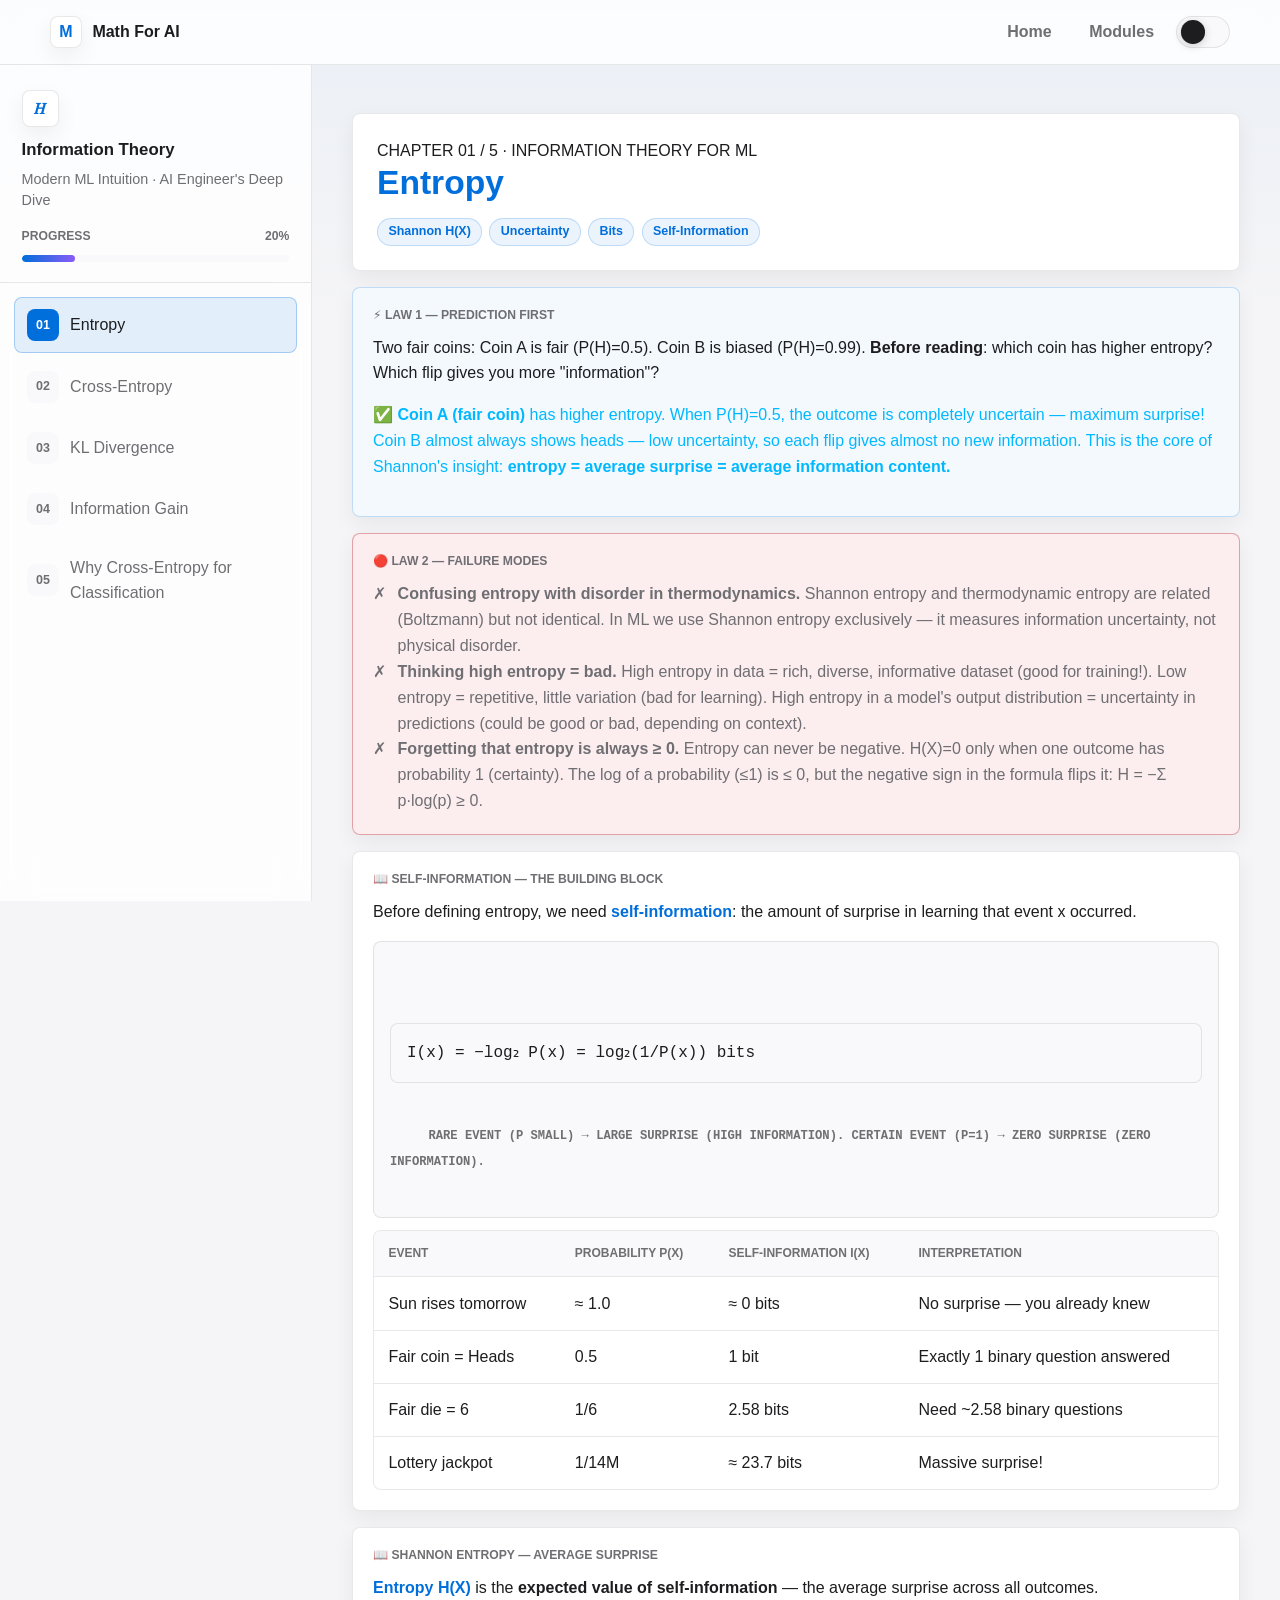
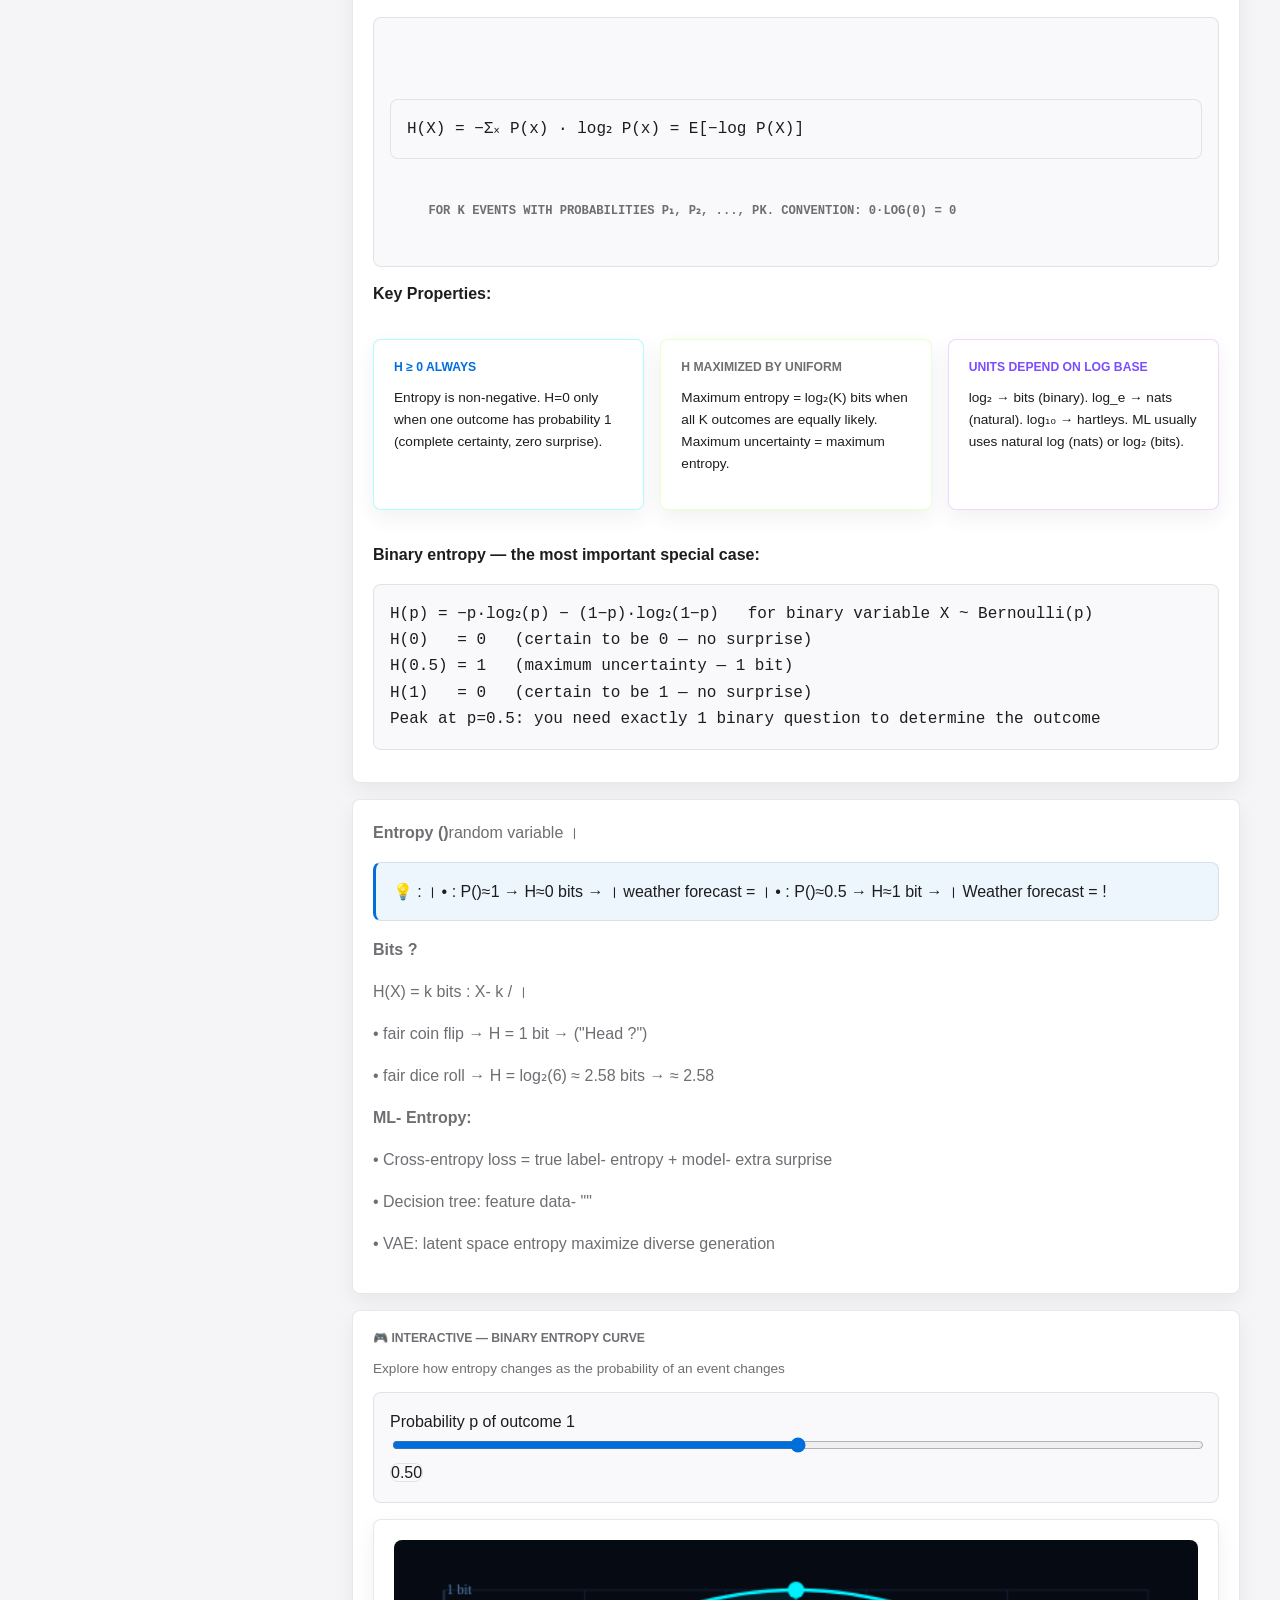
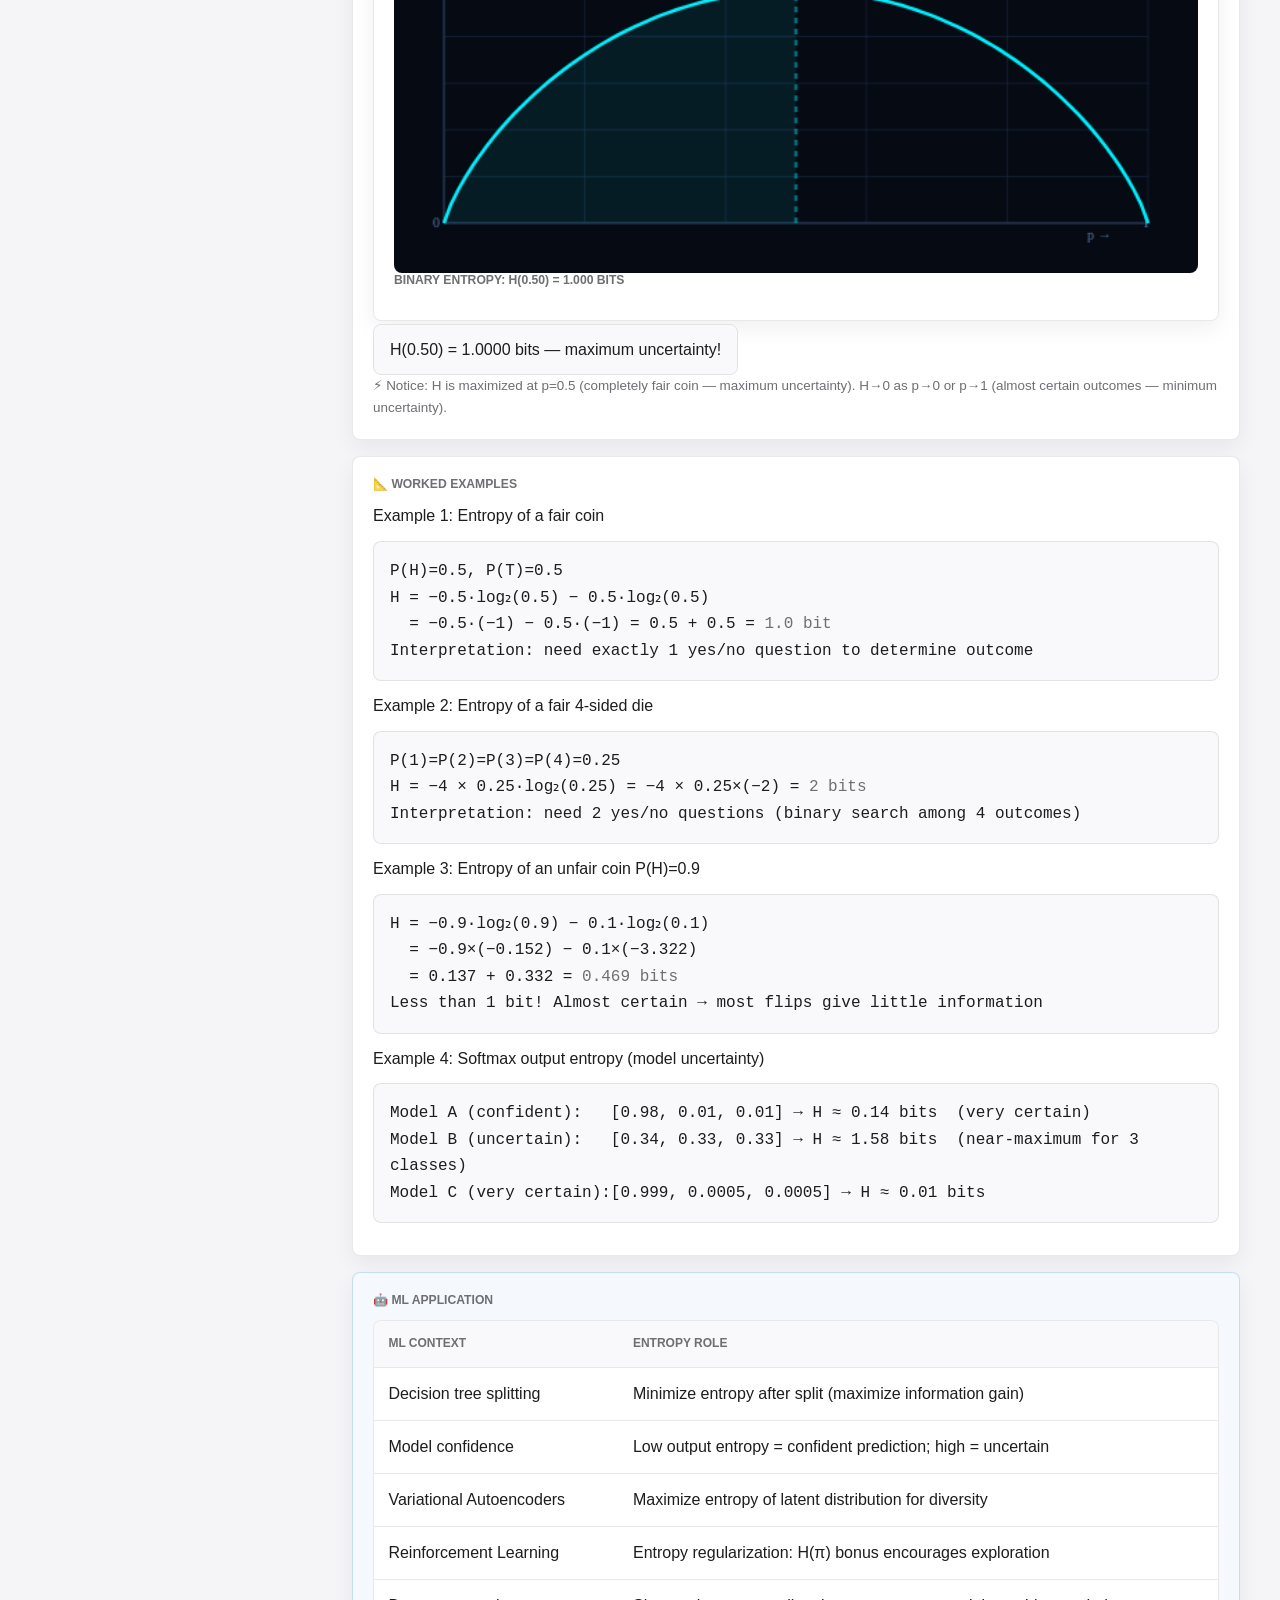
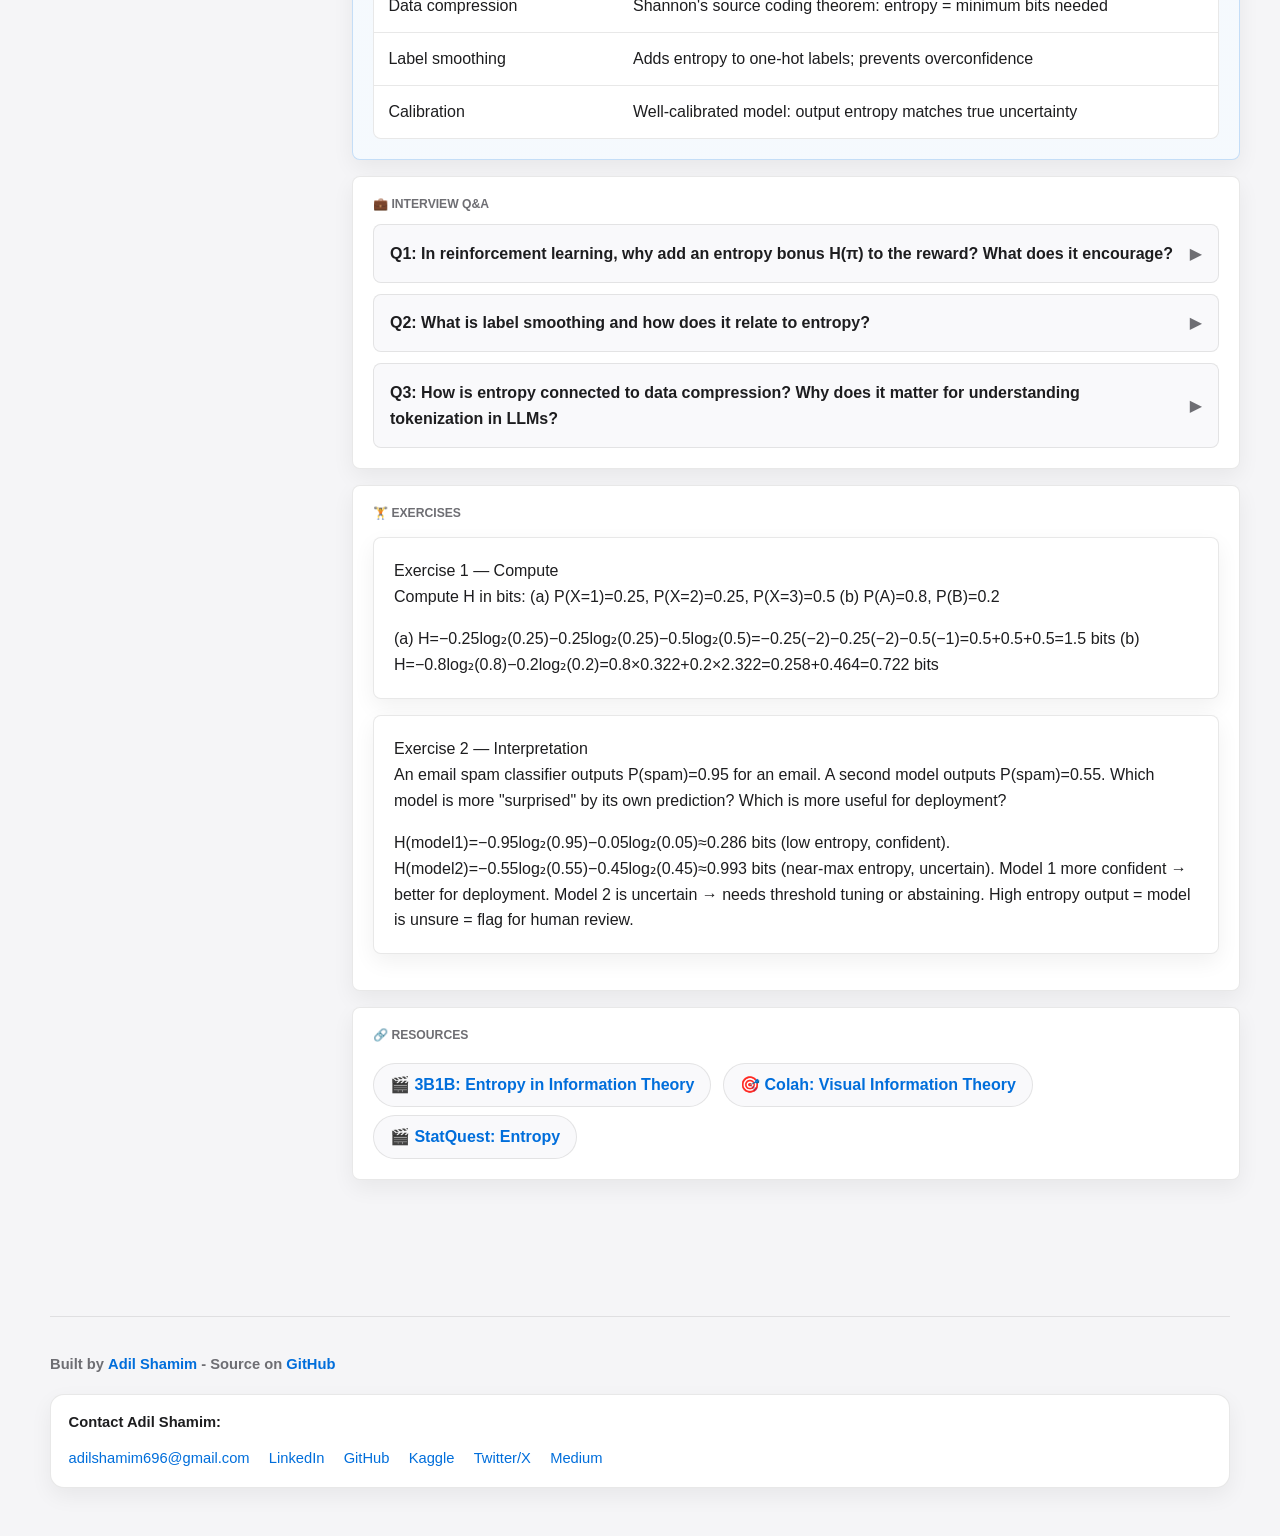
<file: information_theory_ml.html>
<!DOCTYPE html>
<html lang="en">
<head>
<meta charset="UTF-8">
<meta name="viewport" content="width=device-width, initial-scale=1.0">
<title>Information Theory for ML</title>
<link rel="icon" type="image/svg+xml" href="favicon.svg" />
<link rel="stylesheet" href="site.css" />
</head>
<body>

<div class="mob">
  <select onchange="show(this.value)">
    <option value="0">01 — Entropy</option>
    <option value="1">02 — Cross-Entropy</option>
    <option value="2">03 — KL Divergence</option>
    <option value="3">04 — Information Gain</option>
    <option value="4">05 — Why Cross-Entropy for Classification</option>
  </select>
</div>

<div class="app">
<nav class="sb">
  <div class="s-brand">
    <div class="s-sym">𝐻</div>
    <div class="s-title">Information Theory</div>
    <div class="s-bn">তথ্য তত্ত্ব</div>
    <div class="s-sub">Modern ML Intuition · AI Engineer's Deep Dive</div>
    <div class="pg-row"><span>Progress</span><span id="pp">20%</span></div>
    <div class="pg-bar"><div class="pg-fill" id="pf" style="width:20%"></div></div>
  </div>
  <div class="nav-wrap" id="nl"></div>
</nav>
<main class="main" id="mc"></main>
</div>

<script>
const NAV=["Entropy","Cross-Entropy","KL Divergence","Information Gain","Why Cross-Entropy for Classification"];

const TOPICS=[

/* ══════════════════════════════════════════════════════
   01  ENTROPY
══════════════════════════════════════════════════════ */
{title:"<em>Entropy</em>",bn:"তথ্য-অনিশ্চয়তা (এন্ট্রপি)",
tags:[{t:"Shannon H(X)",c:"tc"},{t:"Uncertainty",c:"tl"},{t:"Bits",c:"tv"},{t:"Self-Information",c:"tp"}],
body:`
<div class="card law1">
  <div class="ch-hd">⚡ LAW 1 — PREDICTION FIRST</div>
  <p>Two fair coins: Coin A is fair (P(H)=0.5). Coin B is biased (P(H)=0.99). <strong>Before reading</strong>: which coin has higher entropy? Which flip gives you more "information"?</p>
  <p style="margin-top:9px;color:var(--cyan)">✅ <strong>Coin A (fair coin)</strong> has higher entropy. When P(H)=0.5, the outcome is completely uncertain — maximum surprise! Coin B almost always shows heads — low uncertainty, so each flip gives almost no new information. This is the core of Shannon's insight: <strong>entropy = average surprise = average information content.</strong></p>
</div>

<div class="card law2">
  <div class="ch-hd">🔴 LAW 2 — FAILURE MODES</div>
  <div class="fi"><span class="fi-i">✗</span><span><strong>Confusing entropy with disorder in thermodynamics.</strong> Shannon entropy and thermodynamic entropy are related (Boltzmann) but not identical. In ML we use Shannon entropy exclusively — it measures information uncertainty, not physical disorder.</span></div>
  <div class="fi"><span class="fi-i">✗</span><span><strong>Thinking high entropy = bad.</strong> High entropy in data = rich, diverse, informative dataset (good for training!). Low entropy = repetitive, little variation (bad for learning). High entropy in a model's output distribution = uncertainty in predictions (could be good or bad, depending on context).</span></div>
  <div class="fi"><span class="fi-i">✗</span><span><strong>Forgetting that entropy is always ≥ 0.</strong> Entropy can never be negative. H(X)=0 only when one outcome has probability 1 (certainty). The log of a probability (≤1) is ≤ 0, but the negative sign in the formula flips it: H = −Σ p·log(p) ≥ 0.</span></div>
</div>

<div class="card">
  <div class="ch-hd">📖 SELF-INFORMATION — The Building Block</div>
  <p>Before defining entropy, we need <span class="hc">self-information</span>: the amount of surprise in learning that event x occurred.</p>
  <div class="big-eq">
    <span class="eq">I(x) = −log₂ P(x) = log₂(1/P(x)) bits</span>
    <span class="eq-sub">Rare event (P small) → large surprise (high information). Certain event (P=1) → zero surprise (zero information).</span>
  </div>
  <table>
    <tr><th>Event</th><th>Probability P(x)</th><th>Self-Information I(x)</th><th>Interpretation</th></tr>
    <tr><td>Sun rises tomorrow</td><td>≈ 1.0</td><td>≈ 0 bits</td><td>No surprise — you already knew</td></tr>
    <tr><td>Fair coin = Heads</td><td>0.5</td><td>1 bit</td><td>Exactly 1 binary question answered</td></tr>
    <tr><td>Fair die = 6</td><td>1/6</td><td>2.58 bits</td><td>Need ~2.58 binary questions</td></tr>
    <tr><td>Lottery jackpot</td><td>1/14M</td><td>≈ 23.7 bits</td><td>Massive surprise!</td></tr>
  </table>
</div>

<div class="card">
  <div class="ch-hd">📖 SHANNON ENTROPY — Average Surprise</div>
  <p><span class="hc">Entropy H(X)</span> is the <strong>expected value of self-information</strong> — the average surprise across all outcomes.</p>
  <div class="big-eq">
    <span class="eq">H(X) = −Σₓ P(x) · log₂ P(x) = E[−log P(X)]</span>
    <span class="eq-sub">For K events with probabilities p₁, p₂, ..., pK. Convention: 0·log(0) = 0</span>
  </div>
  <p style="margin-top:14px"><strong>Key Properties:</strong></p>
  <div class="g3">
    <div class="gbox" style="border-color:rgba(0,240,255,.3)">
      <div class="gbox-t hc">H ≥ 0 always</div>
      <p style="font-size:.85em">Entropy is non-negative. H=0 only when one outcome has probability 1 (complete certainty, zero surprise).</p>
    </div>
    <div class="gbox" style="border-color:rgba(179,255,94,.3)">
      <div class="gbox-t hl">H maximized by Uniform</div>
      <p style="font-size:.85em">Maximum entropy = log₂(K) bits when all K outcomes are equally likely. Maximum uncertainty = maximum entropy.</p>
    </div>
    <div class="gbox" style="border-color:rgba(199,125,255,.3)">
      <div class="gbox-t hv">Units depend on log base</div>
      <p style="font-size:.85em">log₂ → bits (binary). log_e → nats (natural). log₁₀ → hartleys. ML usually uses natural log (nats) or log₂ (bits).</p>
    </div>
  </div>
  <p style="margin-top:16px"><strong>Binary entropy — the most important special case:</strong></p>
  <div class="fx">H(p) = −p·log₂(p) − (1−p)·log₂(1−p)   for binary variable X ~ Bernoulli(p)
H(0)   = 0   (certain to be 0 — no surprise)
H(0.5) = 1   (maximum uncertainty — 1 bit)
H(1)   = 0   (certain to be 1 — no surprise)
Peak at p=0.5: you need exactly 1 binary question to determine the outcome</div>
</div>

<div class="card">
  <div class="ch-hd">🇧🇩 বাংলা ব্যাখ্যা</div>
  <p class="bn"><strong>Entropy (এন্ট্রপি)</strong> হলো একটা random variable কতটা অনিশ্চিত বা কতটা তথ্যসমৃদ্ধ তার গড় পরিমাপ।</p>
  <div class="call-bn">💡 সহজ উদাহরণ: আবহাওয়ার পূর্বাভাস।
• সবসময় রোদ থাকে এমন মরুভূমিতে: P(রোদ)≈1 → H≈0 bits → কোনো অনিশ্চয়তা নেই। weather forecast জানা = কোনো নতুন তথ্য নেই।
• বাংলাদেশের বর্ষাকাল: P(বৃষ্টি)≈0.5 → H≈1 bit → সর্বোচ্চ অনিশ্চয়তা। Weather forecast শোনা = মূল্যবান তথ্য!</div>
  <p class="bn" style="margin-top:12px"><strong>Bits মানে কি?</strong></p>
  <p class="bn">H(X) = k bits মানে: X-এর মান জানতে গড়ে k টা হ্যাঁ/না প্রশ্ন লাগবে।</p>
  <p class="bn">• ১ টা fair coin flip → H = 1 bit → ১টা প্রশ্ন ("Head এসেছে?")</p>
  <p class="bn">• ১টা fair dice roll → H = log₂(6) ≈ 2.58 bits → ≈ 2.58 টা প্রশ্ন</p>
  <p class="bn" style="margin-top:10px"><strong>ML-এ Entropy:</strong></p>
  <p class="bn">• Cross-entropy loss = true label-এর entropy + model-এর কারণে extra surprise</p>
  <p class="bn">• Decision tree: এমন feature বেছে নেয় যা data-কে সবচেয়ে বেশি "তথ্যবহুলভাবে" ভাগ করে</p>
  <p class="bn">• VAE: latent space entropy maximize করলে diverse generation হয়</p>
</div>

<!-- INTERACTIVE ENTROPY VISUALIZER -->
<div class="card">
  <div class="ch-hd">🎮 INTERACTIVE — Binary Entropy Curve</div>
  <p style="font-size:.85em;color:var(--muted);margin-bottom:12px">Explore how entropy changes as the probability of an event changes</p>
  <div class="ctrl">
    <label>Probability p of outcome 1</label>
    <input type="range" id="ent-p" min="1" max="99" value="50">
    <span class="cval" id="ent-pv">0.50</span>
  </div>
  <div class="cw">
    <canvas id="ent-canvas" width="580" height="240" style="width:100%;display:block"></canvas>
    <div class="clbl" id="ent-lbl">Binary entropy H(p) — the amount of uncertainty in a Bernoulli(p) variable</div>
  </div>
  <div><span class="cout" id="ent-out">H(0.50) = 1.000 bits — maximum uncertainty</span></div>
  <div style="margin-top:12px;font-size:.84em;color:var(--muted)">
    ⚡ Notice: H is maximized at p=0.5 (completely fair coin — maximum uncertainty). H→0 as p→0 or p→1 (almost certain outcomes — minimum uncertainty).
  </div>
</div>

<div class="card">
  <div class="ch-hd">📐 WORKED EXAMPLES</div>
  <div class="fl">Example 1: Entropy of a fair coin</div>
  <div class="fx">P(H)=0.5, P(T)=0.5
H = −0.5·log₂(0.5) − 0.5·log₂(0.5)
  = −0.5·(−1) − 0.5·(−1) = 0.5 + 0.5 = <span class="fc">1.0 bit</span>
Interpretation: need exactly 1 yes/no question to determine outcome</div>
  <div class="fl">Example 2: Entropy of a fair 4-sided die</div>
  <div class="fx">P(1)=P(2)=P(3)=P(4)=0.25
H = −4 × 0.25·log₂(0.25) = −4 × 0.25×(−2) = <span class="fc">2 bits</span>
Interpretation: need 2 yes/no questions (binary search among 4 outcomes)</div>
  <div class="fl">Example 3: Entropy of an unfair coin P(H)=0.9</div>
  <div class="fx">H = −0.9·log₂(0.9) − 0.1·log₂(0.1)
  = −0.9×(−0.152) − 0.1×(−3.322)
  = 0.137 + 0.332 = <span class="fc">0.469 bits</span>
Less than 1 bit! Almost certain → most flips give little information</div>
  <div class="fl">Example 4: Softmax output entropy (model uncertainty)</div>
  <div class="fx">Model A (confident):   [0.98, 0.01, 0.01] → H ≈ 0.14 bits  (very certain)
Model B (uncertain):   [0.34, 0.33, 0.33] → H ≈ 1.58 bits  (near-maximum for 3 classes)
Model C (very certain):[0.999, 0.0005, 0.0005] → H ≈ 0.01 bits</div>
</div>

<div class="mlb"><div class="mlb-t">🤖 ML Application</div>
<table>
  <tr><th>ML Context</th><th>Entropy Role</th></tr>
  <tr><td>Decision tree splitting</td><td>Minimize entropy after split (maximize information gain)</td></tr>
  <tr><td>Model confidence</td><td>Low output entropy = confident prediction; high = uncertain</td></tr>
  <tr><td>Variational Autoencoders</td><td>Maximize entropy of latent distribution for diversity</td></tr>
  <tr><td>Reinforcement Learning</td><td>Entropy regularization: H(π) bonus encourages exploration</td></tr>
  <tr><td>Data compression</td><td>Shannon's source coding theorem: entropy = minimum bits needed</td></tr>
  <tr><td>Label smoothing</td><td>Adds entropy to one-hot labels; prevents overconfidence</td></tr>
  <tr><td>Calibration</td><td>Well-calibrated model: output entropy matches true uncertainty</td></tr>
</table></div>

<div class="card"><div class="ch-hd">💼 INTERVIEW Q&A</div>
<div class="qa"><button class="qb" onclick="tQ(this)">Q1: In reinforcement learning, why add an entropy bonus H(π) to the reward? What does it encourage? <span class="qa-a">▶</span></button>
<div class="ap">Maximum entropy RL objective: max E[Σ r(s,a)] + α·H(π(·|s)). The entropy bonus encourages the policy to <strong>explore</strong> — to not collapse onto a single action too early. Benefits: (1) Prevents premature convergence to suboptimal deterministic policies. (2) Encourages trying all actions, especially in early training. (3) Makes the policy more robust — hedge against environment uncertainty. (4) Provides implicit regularization — avoids overfitting to local optima. Used in: SAC (Soft Actor-Critic), RLHF (KL penalty is equivalent). The α controls exploration-exploitation tradeoff: large α = more exploration, small α = more exploitation. At convergence, α→0 for greedy policy.<div class="a-bn">বাংলায়: Entropy bonus policy-কে explore করতে উৎসাহ দেয় — একটা action-এ আটকে না থেকে সব action try করে। SAC, RLHF-এ ব্যবহার হয়।</div></div></div>
<div class="qa"><button class="qb" onclick="tQ(this)">Q2: What is label smoothing and how does it relate to entropy? <span class="qa-a">▶</span></button>
<div class="ap">Label smoothing replaces one-hot target [0,0,1,0] with soft target [ε/K, ε/K, 1−ε+ε/K, ε/K] for small ε (e.g., 0.1). Effect: the target is no longer a Dirac delta (zero entropy) but has some entropy. This prevents the model from being overconfident — a model trained on one-hot targets can push cross-entropy loss to −∞ by making the correct class logit → ∞. Label smoothing caps this. Information theory view: we're adding ε·H(Uniform) to the target entropy — mixing in maximum-entropy noise. Empirically: improves calibration, slight accuracy improvement (BERT, Inception-v3 use it). Downside: slightly slower convergence, harder to distill (soft targets conflict).<div class="a-bn">বাংলায়: Label smoothing one-hot label-এর পরিবর্তে soft label দেয়। এটা model-কে overconfident হতে রোধ করে — target-এ কিছুটা entropy inject করা হয়।</div></div></div>
<div class="qa"><button class="qb" onclick="tQ(this)">Q3: How is entropy connected to data compression? Why does it matter for understanding tokenization in LLMs? <span class="qa-a">▶</span></button>
<div class="ap">Shannon's Source Coding Theorem: the minimum average bits needed to encode a message from distribution P is exactly H(P). You cannot compress below the entropy — it's the fundamental lower bound. If you use an encoding scheme Q (e.g., your tokenizer), average code length ≥ H(P). The wasted bits = cross-entropy H(P,Q) − H(P) = KL(P||Q) ≥ 0. LLM tokenization: BPE/WordPiece tokenizers try to minimize expected token count — this IS entropy minimization over the natural language distribution. A better tokenizer for English text has fewer tokens per character = lower entropy encoding. LLM perplexity = 2^H where H is cross-entropy of model Q vs true distribution P. Lower perplexity = the model assigns high probability to real text = compression closer to the entropy bound.<div class="a-bn">বাংলায়: Entropy = minimum bits for encoding। LLM perplexity = 2^H(cross-entropy)। Better model = better compression = perplexity closer to 2^H(true distribution)।</div></div></div>
</div>

<div class="card"><div class="ch-hd">🏋️ EXERCISES</div>
<div class="ex"><div class="ex-t">Exercise 1 — Compute</div>
<p>Compute H in bits: (a) P(X=1)=0.25, P(X=2)=0.25, P(X=3)=0.5 (b) P(A)=0.8, P(B)=0.2</p>
<div class="ex-ans">(a) H=−0.25log₂(0.25)−0.25log₂(0.25)−0.5log₂(0.5)=−0.25(−2)−0.25(−2)−0.5(−1)=0.5+0.5+0.5=1.5 bits (b) H=−0.8log₂(0.8)−0.2log₂(0.2)=0.8×0.322+0.2×2.322=0.258+0.464=0.722 bits</div></div>
<div class="ex"><div class="ex-t">Exercise 2 — Interpretation</div>
<p>An email spam classifier outputs P(spam)=0.95 for an email. A second model outputs P(spam)=0.55. Which model is more "surprised" by its own prediction? Which is more useful for deployment?</p>
<div class="ex-ans">H(model1)=−0.95log₂(0.95)−0.05log₂(0.05)≈0.286 bits (low entropy, confident). H(model2)=−0.55log₂(0.55)−0.45log₂(0.45)≈0.993 bits (near-max entropy, uncertain). Model 1 more confident → better for deployment. Model 2 is uncertain → needs threshold tuning or abstaining. High entropy output = model is unsure = flag for human review.</div></div>
</div>
<div class="card"><div class="ch-hd">🔗 RESOURCES</div>
<a class="rl" href="https://www.youtube.com/watch?v=ErfnhcEV1O8" target="_blank">🎬 3B1B: Entropy in Information Theory</a>
<a class="rl" href="https://colah.github.io/posts/2015-09-Visual-Information/" target="_blank">🎯 Colah: Visual Information Theory</a>
<a class="rl" href="https://www.youtube.com/watch?v=0GCGaw0QOhA" target="_blank">🎬 StatQuest: Entropy</a>
</div>`},

/* ══════════════════════════════════════════════════════
   02  CROSS-ENTROPY
══════════════════════════════════════════════════════ */
{title:"<em>Cross-Entropy</em>",bn:"ক্রস-এন্ট্রপি",
tags:[{t:"H(P,Q)",c:"tc"},{t:"Loss Function",c:"tl"},{t:"NLL",c:"tv"},{t:"Bits to Encode",c:"tp"}],
body:`
<div class="card law1">
  <div class="ch-hd">⚡ LAW 1 — PREDICTION FIRST</div>
  <p>True label: y=[0,0,1,0] (class 3). Model A predicts: q=[0.1, 0.1, 0.7, 0.1]. Model B predicts: q=[0.25, 0.25, 0.25, 0.25]. Before computing: which has lower cross-entropy loss?</p>
  <p style="margin-top:9px;color:var(--cyan)">✅ <strong>Model A</strong>. Cross-entropy = −Σ yᵢ log qᵢ = −log(q_correct_class). Model A: −log(0.7)≈0.357. Model B: −log(0.25)=1.386. Model A is much more confident about the correct class → lower cross-entropy. Key insight: when y is one-hot, cross-entropy = −log(predicted probability of the TRUE class). Only the correct class's probability matters!</p>
</div>

<div class="card law2">
  <div class="ch-hd">🔴 LAW 2 — FAILURE MODES</div>
  <div class="fi"><span class="fi-i">✗</span><span><strong>Cross-entropy ≥ Entropy always.</strong> H(P,Q) = H(P) + KL(P||Q) ≥ H(P). The cross-entropy is the entropy of the true distribution PLUS a penalty for how different Q is from P. It can only equal H(P) when Q=P exactly. In practice, your model Q ≠ P → cross-entropy > entropy.</span></div>
  <div class="fi"><span class="fi-i">✗</span><span><strong>Cross-entropy is not symmetric.</strong> H(P,Q) ≠ H(Q,P). P is the TRUE distribution (fixed), Q is what your MODEL predicts (what you optimize). They play different roles. Swapping them gives a completely different loss with different optimization properties.</span></div>
  <div class="fi"><span class="fi-i">✗</span><span><strong>Numerical instability: log(0).</strong> If model predicts q=0 for the true class, loss = −log(0) = ∞. Always add ε=1e-7 or use PyTorch's <code>nn.CrossEntropyLoss</code> which internally uses log-softmax for numerical stability.</span></div>
</div>

<div class="card">
  <div class="ch-hd">📖 DEFINITION — Using the Wrong Code</div>
  <p>Cross-entropy H(P, Q) answers: <span class="hc">"How many bits do you need on average to encode events from the TRUE distribution P, if you use an encoding designed for the ESTIMATED distribution Q?"</span></p>
  <div class="big-eq">
    <span class="eq">H(P, Q) = −Σₓ P(x) · log Q(x) = Eₚ[−log Q(X)]</span>
    <span class="eq-sub">P = true distribution (data) · Q = model's predicted distribution</span>
  </div>
  <div class="call"><strong>The decomposition — most important equation to memorize:</strong><br>
    <code>H(P, Q) = H(P) + KL(P || Q)</code><br>
    <span style="font-size:.88em;color:var(--muted)">Cross-entropy = True entropy + Extra bits wasted due to wrong model</span>
  </div>
  <p style="margin-top:14px"><strong>For one-hot labels (most classification tasks):</strong></p>
  <div class="fx">True label: P = [0, 0, 1, 0, 0]  (one-hot, class 3 is correct)
Model prediction: Q = [q₁, q₂, q₃, q₄, q₅]  (softmax output)
H(P,Q) = −Σᵢ P(i)·log Q(i) = −1·log(q₃) − 0 − 0 − 0 − 0
        = <span class="fc">−log(q_correct_class)</span>  ← ONLY the correct class probability matters!
H(P) = −1·log(1) = 0 bits  (one-hot has zero entropy — no uncertainty in labels)
→ H(P,Q) = 0 + KL(P||Q) = KL(P||Q) in the one-hot case!</div>
  <p style="margin-top:14px"><strong>Intuition — the encoding story:</strong></p>
  <div class="analogy">
    <p>Imagine you're encoding English words with a code designed for French. Some words are common in both (P≈Q for those words) — they encode efficiently. But English-specific words (P large, Q small) are encoded with long codes (Q assigns low probability → many bits). <strong>Cross-entropy = average code length when the code doesn't match the data.</strong></p>
    <p class="bn call-bn" style="margin-top:10px;padding:10px">বাংলায়: তুমি বাংলা শব্দ encode করছ কিন্তু code তৈরি হয়েছে ইংরেজির জন্য। কিছু শব্দ efficient-এ encode হবে, কিছু অনেক লম্বা code পাবে। Cross-entropy = এই mismatch-এর গড় খরচ।</p>
  </div>
</div>

<div class="card">
  <div class="ch-hd">🇧🇩 বাংলা ব্যাখ্যা</div>
  <p class="bn"><strong>Cross-Entropy H(P, Q)</strong> হলো: সত্যিকারের distribution P থেকে আসা ঘটনাগুলো encode করতে কতটা bits লাগবে, যদি encoding model Q-এর ভিত্তিতে তৈরি হয়।</p>
  <div class="call-bn">💡 গল্পের মাধ্যমে বোঝা:
মনে করো তুমি একটা secret code তৈরি করছ বার্তা পাঠাতে। সেরা code = যে ঘটনা বেশি হয় তাকে ছোট code দাও।
• সত্যিকারের ভাষা P: 'a' = 70% frequent, 'b' = 30%
• তোমার model Q ভাবে: 'a' = 50%, 'b' = 50%
• তোমার code: 'a' → 1 bit, 'b' → 1 bit (equal কারণ Q বলছে সমান)
• আসলে কত লাগা উচিত: 'a' → 0.515 bits, 'b' → 1.737 bits
• Cross-entropy = তোমার ভুল অনুমানের জন্য বাড়তি খরচ!</div>
  <p class="bn" style="margin-top:12px"><strong>Classification Loss-এ:</strong></p>
  <p class="bn">• True label (P) = one-hot vector (zero entropy — আমরা জানি সঠিক class)</p>
  <p class="bn">• Model prediction (Q) = softmax output</p>
  <p class="bn">• Loss = −log(সঠিক class-এর predicted probability)</p>
  <p class="bn">• Loss minimize করা = সঠিক class-এর probability maximize করা!</p>
</div>

<div class="card">
  <div class="ch-hd">📐 CROSS-ENTROPY VARIANTS</div>
  <div class="fl">Binary cross-entropy (2 classes)</div>
  <div class="fx"><span class="fc">H(y, ŷ)</span> = −y·log(ŷ) − (1−y)·log(1−ŷ)
where y ∈ {0,1} is true label, ŷ ∈ (0,1) is sigmoid output

y=1: loss = −log(ŷ)      → want ŷ close to 1
y=0: loss = −log(1−ŷ)   → want ŷ close to 0
Gradient w.r.t. logit z (before sigmoid): ∂L/∂z = ŷ − y  ← beautifully clean!</div>
  <div class="fl">Categorical cross-entropy (K classes)</div>
  <div class="fx"><span class="fc">H(y, ŷ)</span> = −Σₖ yₖ·log(ŷₖ)
For one-hot y: = −log(ŷ_{true_class})   ← only correct class contributes!

Gradient w.r.t. logit zₖ (before softmax):
∂L/∂zₖ = ŷₖ − yₖ  (ŷ_predicted − y_true)  ← same clean form!</div>
  <div class="fl">PyTorch implementation (numerically stable)</div>
  <div class="fx">import torch.nn as nn
# nn.CrossEntropyLoss = log_softmax + NLLLoss (numerically stable!)
criterion = nn.CrossEntropyLoss()
loss = criterion(logits, targets)  # logits: raw, targets: class indices
# NEVER apply softmax before nn.CrossEntropyLoss — it's done internally!</div>
</div>

<!-- INTERACTIVE CROSS-ENTROPY VISUALIZER -->
<div class="card">
  <div class="ch-hd">🎮 INTERACTIVE — Cross-Entropy vs Entropy</div>
  <p style="font-size:.85em;color:var(--muted);margin-bottom:12px">3-class problem: true class = class 1. Adjust model confidence and see how cross-entropy compares to true entropy</p>
  <div class="ctrl">
    <label>P(class 1 correct) — model confidence</label>
    <input type="range" id="ce-p" min="1" max="99" value="70">
    <span class="cval" id="ce-pv">0.70</span>
  </div>
  <div class="cw">
    <canvas id="ce-canvas" width="580" height="220" style="width:100%;display:block"></canvas>
    <div class="clbl" id="ce-lbl">Cross-entropy = H(P) + KL(P||Q). Since P is one-hot, H(P)=0, so CE = KL(P||Q)</div>
  </div>
  <div><span class="cout" id="ce-out">Cross-entropy = ...</span></div>
</div>

<div class="mlb"><div class="mlb-t">🤖 ML Application</div>
<table>
  <tr><th>Task</th><th>Cross-Entropy Form</th><th>What It Minimizes</th></tr>
  <tr><td>Binary classification</td><td>−y log(σ(z)) − (1−y)log(1−σ(z))</td><td>Probability of wrong class</td></tr>
  <tr><td>Multi-class classification</td><td>−log(softmax(z)_y)</td><td>NLL of true class</td></tr>
  <tr><td>Language model (LLM)</td><td>−(1/T)Σₜ log P(wₜ|w<t)</td><td>Perplexity of next token</td></tr>
  <tr><td>Knowledge distillation</td><td>H(p_teacher, p_student)</td><td>Student learns teacher's soft distribution</td></tr>
  <tr><td>VAE (ELBO)</td><td>E[−log P(x|z)] + KL(q||p)</td><td>Reconstruction + regularization</td></tr>
</table></div>

<div class="card"><div class="ch-hd">💼 INTERVIEW Q&A</div>
<div class="qa"><button class="qb" onclick="tQ(this)">Q1: How is cross-entropy loss related to Maximum Likelihood Estimation (MLE)? <span class="qa-a">▶</span></button>
<div class="ap">MLE: θ* = argmax P(data|θ) = argmax Π P(yᵢ|xᵢ;θ). Taking log: argmax Σ log P(yᵢ|xᵢ;θ). For categorical: P(y|x;θ) = softmax(f(x;θ))_y. So: argmax Σ log softmax(f(xᵢ;θ))_{yᵢ} = argmin Σ −log softmax(f(xᵢ;θ))_{yᵢ} = argmin cross-entropy loss. <strong>Cross-entropy loss IS negative log-likelihood IS MLE under Categorical distribution.</strong> They are mathematically identical. This justifies using cross-entropy — it's not arbitrary, it's the theoretically correct loss for categorical data under MLE principle.<div class="a-bn">বাংলায়: Cross-entropy minimize = Categorical distribution-এর likelihood maximize। এরা mathematically identical — cross-entropy = MLE for classification।</div></div></div>
<div class="qa"><button class="qb" onclick="tQ(this)">Q2: What happens when you use cross-entropy for language model training? What is perplexity? <span class="qa-a">▶</span></button>
<div class="ap">Language model trained to predict next token: minimize H = (1/T)Σₜ −log P(wₜ|w₁,...,wₜ₋₁; θ). This is the average cross-entropy per token. Perplexity = 2^H (if using log₂) or e^H (if using natural log). Interpretation: perplexity ≈ "effective vocabulary size the model is choosing from at each step." Perplexity=10 → model is as uncertain as if choosing from 10 equally likely options. Lower perplexity = better model. Human-level English perplexity ≈ 15-30 bits. GPT-4 achieves remarkably low perplexity. Perplexity is the standard LLM metric because it directly measures how well the model compresses/predicts text — via Shannon's connection between entropy and compression.<div class="a-bn">বাংলায়: Perplexity = 2^(cross-entropy per token)। কম perplexity = ভালো language model। GPT-4 = low perplexity = text ভালো predict করে।</div></div></div>
</div>

<div class="card"><div class="ch-hd">🏋️ EXERCISES</div>
<div class="ex"><div class="ex-t">Exercise 1 — Compute Cross-Entropy</div>
<p>True: y=[1,0,0,0]. Predictions: A=[0.7,0.1,0.1,0.1], B=[0.4,0.3,0.2,0.1], C=[0.1,0.3,0.3,0.3]. Rank by cross-entropy loss (lowest to highest).</p>
<div class="ex-ans">A: −log(0.7)=0.357. B: −log(0.4)=0.916. C: −log(0.1)=2.303. Ranked: A < B < C. A is best (most confident about correct class). C is worst (only 10% confidence in correct class). Note: only the correct class probability matters for one-hot labels!</div></div>
<div class="ex"><div class="ex-t">Exercise 2 — Gradient Intuition</div>
<p>Softmax output for 3 classes: [0.7, 0.2, 0.1]. True class = 0. Compute the gradient ∂L/∂zᵢ for each logit zᵢ.</p>
<div class="ex-ans">Gradient ∂L/∂zₖ = ŷₖ − yₖ. Class 0 (correct): 0.7−1=−0.3. Class 1: 0.2−0=+0.2. Class 2: 0.1−0=+0.1. Gradient update will push logit 0 UP (negative gradient) and logits 1,2 DOWN (positive gradients) → increases P(class 0). This elegant gradient is why softmax+CE works so well.</div></div>
</div>
<div class="card"><div class="ch-hd">🔗 RESOURCES</div>
<a class="rl" href="https://colah.github.io/posts/2015-09-Visual-Information/" target="_blank">🎯 Colah: Visual Information Theory</a>
<a class="rl" href="https://pytorch.org/docs/stable/generated/torch.nn.CrossEntropyLoss.html" target="_blank">🔥 PyTorch CrossEntropyLoss Docs</a>
</div>`},

/* ══════════════════════════════════════════════════════
   03  KL DIVERGENCE
══════════════════════════════════════════════════════ */
{title:"KL <em>Divergence</em>",bn:"কেএল ডাইভার্জেন্স",
tags:[{t:"KL(P||Q)",c:"tc"},{t:"Non-symmetric",c:"tl"},{t:"VAE / RLHF",c:"tv"},{t:"Relative Entropy",c:"tp"}],
body:`
<div class="card law1">
  <div class="ch-hd">⚡ LAW 1 — PREDICTION FIRST</div>
  <p>In RLHF (training ChatGPT/Claude), the objective includes a KL penalty: maximize reward − β·KL(π_RL || π_SFT). Why does swapping to KL(π_SFT || π_RL) give a fundamentally different training behavior?</p>
  <p style="margin-top:9px;color:var(--cyan)">✅ KL is <strong>asymmetric</strong>! KL(π_RL || π_SFT) = "forward KL" → RL policy stays close to SFT in places where RL assigns probability (mode-seeking). KL(π_SFT || π_RL) = "reverse KL" → RL policy must cover everywhere SFT assigns probability (mean-seeking). RLHF uses forward KL (current formulation) because you want the RL policy to not go far from its starting point — a safety constraint. Reverse KL would require the model to cover all SFT behaviors, which is much harder to satisfy.</p>
</div>

<div class="card law2">
  <div class="ch-hd">🔴 LAW 2 — FAILURE MODES</div>
  <div class="fi"><span class="fi-i">✗</span><span><strong>Calling KL a "distance" or "metric."</strong> KL is NOT a true distance metric — it violates symmetry (KL(P||Q) ≠ KL(Q||P)) and triangle inequality. It's a "divergence" — measures how much one distribution differs from another in one specific direction. Use Jensen-Shannon divergence (symmetric) if you need a true metric.</span></div>
  <div class="fi"><span class="fi-i">✗</span><span><strong>KL(P||Q) = ∞ when Q(x)=0 but P(x)>0.</strong> If your model assigns zero probability to an event that actually happens, KL divergence is infinite! In practice: numerical issues arise. Solution: Laplace smoothing, add ε to Q, or use architectures where Q > 0 everywhere (softmax always > 0).</span></div>
  <div class="fi"><span class="fi-i">✗</span><span><strong>Confusing forward and reverse KL.</strong> Minimizing KL(P||Q) (forward) = mode-seeking (Q tries to capture where P is concentrated, ignoring P's tails). Minimizing KL(Q||P) (reverse) = mean-seeking (Q must cover all of P's support). Different behavior, different use cases.</span></div>
</div>

<div class="card">
  <div class="ch-hd">📖 DEFINITION — The "Extra Cost" of Being Wrong</div>
  <p><span class="hc">KL Divergence</span> measures how many <strong>extra bits</strong> you need on average when using distribution Q to encode data actually generated by distribution P.</p>
  <div class="big-eq">
    <span class="eq">KL(P || Q) = Σₓ P(x) · log(P(x)/Q(x)) = Eₚ[log(P/Q)]</span>
    <span class="eq-sub">Always ≥ 0. Equal to 0 if and only if P = Q everywhere.</span>
  </div>
  <div class="call"><strong>The fundamental relationship — commit this to memory:</strong><br>
    <code>H(P, Q) = H(P) + KL(P || Q)</code><br>
    <span style="color:var(--muted);font-size:.88em">Cross-Entropy = True Entropy + KL divergence. The KL term is the "extra cost" of using the wrong distribution.</span>
  </div>

  <p style="margin-top:16px"><strong>Forward vs Reverse KL — crucially different behavior:</strong></p>
  <div class="g2">
    <div class="gbox" style="border-color:rgba(0,240,255,.35)">
      <div class="gbox-t hc">Forward KL(P||Q) — "mode-seeking"</div>
      <p style="font-size:.85em">Q must assign probability wherever P does. <br>Q is "zero-forcing" toward high-P regions.<br>When P is multimodal: Q picks ONE mode.<br>Minimizing this = making Q match where P concentrates.<br><br><strong>Used in:</strong> MLE training, VAE (from Q's side), RLHF penalty</p>
    </div>
    <div class="gbox" style="border-color:rgba(199,125,255,.35)">
      <div class="gbox-t hv">Reverse KL(Q||P) — "mean-seeking"</div>
      <p style="font-size:.85em">Q must cover everywhere P has probability.<br>Q is "zero-avoiding" in low-P regions.<br>When P is multimodal: Q spreads to cover ALL modes.<br>Minimizing this = making Q broad enough to cover P.<br><br><strong>Used in:</strong> Variational inference (ELBO), mean-field VI</p>
    </div>
  </div>
</div>

<div class="card">
  <div class="ch-hd">🇧🇩 বাংলা ব্যাখ্যা</div>
  <p class="bn"><strong>KL Divergence</strong> বলে: P distribution থেকে data encode করতে Q-ভিত্তিক code ব্যবহার করলে কত <em>বাড়তি</em> bits লাগবে।</p>
  <div class="call-bn">💡 উদাহরণ: তুমি বাংলা বই compress করছ।
• Optimal code (P জেনে বানানো): গড়ে ৪.২ bits per character
• English-optimized code (Q, বাংলা না জেনে বানানো): গড়ে ৫.৮ bits per character
• KL(P||Q) = 5.8 − 4.2 = 1.6 bits extra per character = "ভুল model-এর দাম"
KL = 0 হলে: Q = P সঠিকভাবে শিখেছে। KL > 0 হলে: আরো শেখার সুযোগ আছে।</div>
  <p class="bn" style="margin-top:12px"><strong>Non-symmetry কেন গুরুত্বপূর্ণ?</strong></p>
  <p class="bn">KL(P||Q) ≠ KL(Q||P) — ক্রম গুরুত্বপূর্ণ!</p>
  <p class="bn">• KL(P||Q): P-এর চোখ দিয়ে দেখা। "P-এর data Q দিয়ে কতটা ভালো explain হয়?"</p>
  <p class="bn">• KL(Q||P): Q-এর চোখ দিয়ে দেখা। "Q-এর data P দিয়ে কতটা ভালো explain হয়?"</p>
  <p class="bn">• VAE-তে ELBO: reverse KL minimize করা হয় (Q covers P)</p>
  <p class="bn">• RLHF-তে: forward KL — RL policy P থেকে দূরে না যায়</p>
</div>

<div class="card">
  <div class="ch-hd">📐 FORMULAS — KEY RESULTS</div>
  <div class="fl">KL divergence — properties and computation</div>
  <div class="fx"><span class="fc">KL(P||Q)</span> = Σₓ P(x)·log(P(x)/Q(x))   [discrete]
              = ∫ p(x)·log(p(x)/q(x)) dx   [continuous]
Key properties:
  KL(P||Q) ≥ 0        ← Gibbs' inequality (zero iff P=Q)
  KL(P||Q) ≠ KL(Q||P) ← NOT symmetric
  KL(P||Q) = H(P,Q) − H(P)  ← cross-entropy decomposition</div>
  <div class="fl">KL for two Gaussians (closed form — critical for VAE)</div>
  <div class="fx">KL(N(μ₁,σ₁²) || N(μ₂,σ₂²)) =
  log(σ₂/σ₁) + (σ₁²+(μ₁−μ₂)²)/(2σ₂²) − 1/2

Special case — VAE: KL(N(μ,σ²) || N(0,1)) =
  <span class="fc">−½ Σⱼ (1 + log σⱼ² − μⱼ² − σⱼ²)</span>
This is computed analytically — no sampling needed for this term!</div>
  <div class="fl">Jensen-Shannon Divergence — symmetric version</div>
  <div class="fx"><span class="fc">JSD(P||Q)</span> = ½·KL(P||M) + ½·KL(Q||M)   where M = ½(P+Q)
Properties: 0 ≤ JSD ≤ 1,  JSD(P||Q) = JSD(Q||P)  ← symmetric!
√JSD is a true metric (Jensen-Shannon distance)
Used in: GANs (original formulation maximizes JSD)</div>
</div>

<!-- INTERACTIVE KL DIVERGENCE VISUALIZER -->
<div class="card">
  <div class="ch-hd">🎮 INTERACTIVE — KL Divergence Visualizer</div>
  <p style="font-size:.85em;color:var(--muted);margin-bottom:12px">Compare two Gaussian distributions and see how KL divergence changes</p>
  <div class="ctrl">
    <label>P mean μ₁</label>
    <input type="range" id="kl-mu1" min="-30" max="30" value="0">
    <span class="cval" id="kl-mu1v">0.0</span>
    <label>Q mean μ₂</label>
    <input type="range" id="kl-mu2" min="-30" max="30" value="15">
    <span class="cval" id="kl-mu2v">1.5</span>
  </div>
  <div class="ctrl">
    <label>P std σ₁</label>
    <input type="range" id="kl-s1" min="5" max="30" value="10">
    <span class="cval" id="kl-s1v">1.0</span>
    <label>Q std σ₂</label>
    <input type="range" id="kl-s2" min="5" max="30" value="15">
    <span class="cval" id="kl-s2v">1.5</span>
  </div>
  <div class="cw">
    <canvas id="kl-canvas" width="580" height="220" style="width:100%;display:block"></canvas>
    <div class="clbl" id="kl-lbl">Blue = P (true), Orange = Q (model). KL(P||Q) = extra bits for encoding P using Q's code</div>
  </div>
  <div><span class="cout" id="kl-out">KL(P||Q) = ... nats</span></div>
</div>

<div class="mlb"><div class="mlb-t">🤖 ML Application — KL Everywhere in Modern ML</div>
<table>
  <tr><th>Model / Algorithm</th><th>KL Divergence Role</th></tr>
  <tr><td>VAE (Variational Autoencoder)</td><td>ELBO = E[log P(x|z)] − KL(q(z|x) || p(z)). The KL term regularizes the encoder toward the prior N(0,I)</td></tr>
  <tr><td>RLHF / PPO-based LLM training</td><td>Reward − β·KL(π_RL || π_SFT). Prevents reward hacking by keeping policy close to reference</td></tr>
  <tr><td>Knowledge Distillation</td><td>L = α·KL(p_teacher || p_student) + (1−α)·CE(y, p_student)</td></tr>
  <tr><td>Bayesian neural networks</td><td>ELBO ≈ E[log P(data|θ)] − KL(q(θ) || p(θ)). Variational inference</td></tr>
  <tr><td>Normalizing flows</td><td>Minimize KL(P_data || P_model) = −E[log P_model(x)]</td></tr>
  <tr><td>GAN training (original)</td><td>Generator minimizes JSD(P_data || P_gen)</td></tr>
  <tr><td>Information bottleneck</td><td>Maximize I(Z;Y) − β·KL or I(Z;Y) − β·I(X;Z)</td></tr>
</table></div>

<div class="card"><div class="ch-hd">💼 INTERVIEW Q&A</div>
<div class="qa"><button class="qb" onclick="tQ(this)">Q1: In a VAE, why is the KL term needed? What goes wrong without it? <span class="qa-a">▶</span></button>
<div class="ap">Without KL regularization: VAE becomes a standard autoencoder. The encoder can learn arbitrarily complex, disconnected latent codes — z=1000 for cat, z=−500 for dog — with no structure. Then you can't sample z~N(0,1) and decode to anything meaningful — there's no content at z=500. The KL(q(z|x)||N(0,1)) term forces the encoder to produce latent codes near N(0,1). This creates a smooth, dense latent space where: (1) Interpolating between two z points gives sensible outputs. (2) Random z~N(0,1) decodes to realistic samples. (3) The space is organized — similar inputs map to nearby z. Analytically: KL for Gaussian encoder is −½Σ(1+log σ²−μ²−σ²). When μ→0, σ→1: this KL→0. The encoder must "compress" information into near-standard-normal codes.<div class="a-bn">বাংলায়: KL term ছাড়া VAE-এর latent space অসংগঠিত হয়। KL N(0,1)-এর কাছে রাখে → smooth space → meaningful sampling ও interpolation।</div></div></div>
<div class="qa"><button class="qb" onclick="tQ(this)">Q2: Forward KL vs Reverse KL — which does variational inference minimize? Why? <span class="qa-a">▶</span></button>
<div class="ap">Variational inference minimizes <strong>KL(q||p)</strong> (reverse KL, also called "inclusive" or "mean-seeking"). Why? Because computing KL(p||q) requires knowing p (the true posterior) — which is exactly what we're trying to approximate! We can't evaluate log p(z|x) directly. In contrast, KL(q||q) = Eₓ~q[log q(z)/p(z,x)] + const can be evaluated since we choose q. ELBO = Evidence Lower BOund = −KL(q||p) + log p(x). Maximizing ELBO ≡ Minimizing KL(q||p). Consequence: q tends to be mode-seeking (zero-forcing) — it ignores modes of p that it doesn't cover, leading to underestimation of posterior uncertainty. This is the fundamental limitation of mean-field variational inference.<div class="a-bn">বাংলায়: Variational inference KL(q||p) minimize করে কারণ KL(p||q) compute করতে true posterior p দরকার — যা জানা নেই। ELBO maximize = KL(q||p) minimize।</div></div></div>
</div>

<div class="card"><div class="ch-hd">🏋️ EXERCISES</div>
<div class="ex"><div class="ex-t">Exercise 1 — Compute KL</div>
<p>P=[0.4, 0.6], Q=[0.5, 0.5]. Compute KL(P||Q) and KL(Q||P) in bits. Confirm they are NOT equal.</p>
<div class="ex-ans">KL(P||Q)=0.4·log₂(0.4/0.5)+0.6·log₂(0.6/0.5)=0.4·(−0.322)+0.6·(0.263)=−0.129+0.158=0.029 bits. KL(Q||P)=0.5·log₂(0.5/0.4)+0.5·log₂(0.5/0.6)=0.5·(0.322)+0.5·(−0.263)=0.161−0.131=0.030 bits. Close but NOT equal (0.029 ≠ 0.030). For very different distributions the gap is much larger.</div></div>
<div class="ex"><div class="ex-t">Exercise 2 — VAE KL Term</div>
<p>Encoder outputs μ=0.5, σ=0.8 for a 1D latent variable. Compute the VAE KL term = −½(1 + log σ² − μ² − σ²).</p>
<div class="ex-ans">log(σ²)=log(0.64)=−0.446. KL = −½(1+(−0.446)−0.25−0.64) = −½(1−0.446−0.25−0.64) = −½(−0.336) = 0.168 nats. This is the penalty for the encoder being away from N(0,1). If μ=0, σ=1: KL = −½(1+0−0−1) = 0 (perfect prior match).</div></div>
</div>
<div class="card"><div class="ch-hd">🔗 RESOURCES</div>
<a class="rl" href="https://www.youtube.com/watch?v=SxGYPqCgJWM" target="_blank">🎬 Mutual Information: KL Divergence</a>
<a class="rl" href="https://arxiv.org/abs/1312.6114" target="_blank">📄 VAE Paper (Kingma & Welling)</a>
<a class="rl" href="https://huyenchip.com/2024/01/16/sampling.html" target="_blank">📘 Chip Huyen: RLHF & KL</a>
</div>`},

/* ══════════════════════════════════════════════════════
   04  INFORMATION GAIN
══════════════════════════════════════════════════════ */
{title:"Information <em>Gain</em>",bn:"তথ্য লাভ",
tags:[{t:"IG = H - H|X",c:"tc"},{t:"Decision Trees",c:"tl"},{t:"Mutual Information",c:"tv"},{t:"Feature Selection",c:"tp"}],
body:`
<div class="card law1">
  <div class="ch-hd">⚡ LAW 1 — PREDICTION FIRST</div>
  <p>A decision tree is splitting data to classify animals. Feature A: "Has wings?" Feature B: "Name starts with vowel?" Which feature has higher information gain and should be chosen first?</p>
  <p style="margin-top:9px;color:var(--cyan)">✅ Feature A: "Has wings?" has much higher information gain. It creates groups that are far less uncertain about the animal type (birds vs non-birds). Feature B: "Name starts with vowel?" is almost random — completely uninformative for classifying animals. Information gain = how much does this feature REDUCE uncertainty about the label? A good split makes the resulting groups as "pure" (low entropy) as possible.</p>
</div>

<div class="card law2">
  <div class="ch-hd">🔴 LAW 2 — FAILURE MODES</div>
  <div class="fi"><span class="fi-i">✗</span><span><strong>Information gain is biased toward high-cardinality features.</strong> A feature like "customer ID" (unique per person) has extremely high IG — splitting on it perfectly separates data! But it's completely useless (memorizes training set). Fix: use Gain Ratio (IG / Split Info) or Gini impurity instead of raw IG for high-cardinality features.</span></div>
  <div class="fi"><span class="fi-i">✗</span><span><strong>Mutual Information ≠ correlation.</strong> MI captures all dependencies (linear and non-linear). Two variables can have zero Pearson correlation but high MI (e.g., Y=X², correlated=0, MI>0). MI is strictly more powerful for detecting relationships.</span></div>
  <div class="fi"><span class="fi-i">✗</span><span><strong>Confusing Information Gain with Mutual Information.</strong> They're the same concept in different contexts: IG(Y;X) = MI(X;Y) = reduction in uncertainty about Y when X is known. Information Gain is the term used in decision tree literature; Mutual Information is the term in information theory. Mathematically identical.</span></div>
</div>

<div class="card">
  <div class="ch-hd">📖 INFORMATION GAIN — Reducing Uncertainty</div>
  <p><span class="hc">Information Gain</span> (also called Mutual Information in info theory) measures: <strong>"How much does knowing X reduce our uncertainty about Y?"</strong></p>
  <div class="big-eq">
    <span class="eq">IG(Y; X) = H(Y) − H(Y|X)</span>
    <span class="eq-sub">= Entropy before seeing X − Entropy after seeing X = Reduction in uncertainty</span>
  </div>
  <div class="call"><strong>In Decision Trees:</strong> At each node, choose the feature X that maximizes IG(Y;X). This maximally reduces label uncertainty with each split.</div>

  <p style="margin-top:14px"><strong>Conditional Entropy H(Y|X) — average entropy after observing X:</strong></p>
  <div class="fx"><span class="fc">H(Y|X)</span> = Σₓ P(X=x)·H(Y|X=x)
            = Σₓ P(x) · [−Σᵧ P(y|x)·log P(y|x)]
Weighted average of entropy in each subgroup after splitting on X
Lower H(Y|X) = purer groups = better feature</div>

  <p style="margin-top:14px"><strong>Connection to Mutual Information:</strong></p>
  <div class="fx"><span class="fc">MI(X;Y)</span> = IG(Y;X) = H(Y) − H(Y|X)
            = H(X) − H(X|Y)            ← symmetric!
            = KL(P(X,Y) || P(X)P(Y))   ← KL from joint to product of marginals
            = H(X) + H(Y) − H(X,Y)    ← from joint entropy

MI ≥ 0; MI = 0 iff X and Y are independent
MI is symmetric: MI(X;Y) = MI(Y;X)  ← unlike KL!</div>
</div>

<div class="card">
  <div class="ch-hd">🇧🇩 বাংলা ব্যাখ্যা</div>
  <p class="bn"><strong>Information Gain</strong> বলে: একটা feature জানলে target label সম্পর্কে কতটা কম uncertain থাকবো।</p>
  <div class="call-bn">💡 Decision Tree উদাহরণ: তুমি ক্রেডিট কার্ড fraud detect করছ।
• Feature "Transaction amount > $10,000?": Fraud group → 80% fraud। Non-fraud group → 5% fraud। খুব pure groups → High IG!
• Feature "Transaction on Monday?": Fraud group → 52% fraud। Non-Monday → 48% fraud। প্রায় সমান → Low IG!
Decision tree প্রথমে "Transaction amount > $10,000?" choose করবে কারণ এটা সবচেয়ে বেশি uncertainty reduce করে।</div>
  <p class="bn" style="margin-top:12px"><strong>Mutual Information (পারস্পরিক তথ্য):</strong></p>
  <p class="bn">MI(X;Y) = IG(Y;X) = X জানলে Y সম্পর্কে কতটা তথ্য পাই।</p>
  <p class="bn">• MI = 0 → X এবং Y সম্পূর্ণ independent — X জানা কোনো সাহায্য করে না।</p>
  <p class="bn">• MI > 0 → X এবং Y-এ কোনো সম্পর্ক আছে (linear বা non-linear যাই হোক)।</p>
  <p class="bn">• MI symmetric: MI(X;Y) = MI(Y;X) — KL-এর মতো asymmetric নয়!</p>
</div>

<div class="card">
  <div class="ch-hd">📐 DECISION TREE — WORKED EXAMPLE</div>
  <div class="fl">Dataset: 10 emails — 6 spam, 4 not spam. Feature: contains "free"?</div>
  <div class="fx">Before split: H(Y) = −(6/10)log(6/10) − (4/10)log(4/10)
              = −0.6·(−0.737) − 0.4·(−1.322) = 0.442 + 0.529 = <span class="fc">0.971 bits</span>

After split on "free?":
  Contains "free": 5 emails → 5 spam, 0 not spam → H = 0 (pure!)
  No "free":       5 emails → 1 spam, 4 not spam → H = −0.2log(0.2)−0.8log(0.8)
                                                      = 0.722 bits

H(Y|"free"?) = P(free)×H(free) + P(no_free)×H(no_free)
             = 0.5×0 + 0.5×0.722 = <span class="fc">0.361 bits</span>

IG = H(Y) − H(Y|"free"?) = 0.971 − 0.361 = <span class="fc">0.610 bits</span>  ← large! Good split.</div>
  <div class="fl">Gini Impurity — alternative to entropy for splits</div>
  <div class="fx">Gini(t) = 1 − Σₖ P(k|t)²   (faster to compute than entropy, similar results)
For pure node: P(k)=1 → Gini=0   (same as entropy=0)
For 50/50 split: Gini=1−(0.5²+0.5²)=0.5  (vs entropy=1 bit)
Both work; entropy is more theoretically principled, Gini is faster</div>
</div>

<div class="mlb"><div class="mlb-t">🤖 ML Application</div>
<table>
  <tr><th>ML Context</th><th>Information Gain / MI Role</th></tr>
  <tr><td>Decision Trees / Random Forests</td><td>Split criterion: argmax_feature IG(Y; feature)</td></tr>
  <tr><td>Feature selection</td><td>Select top-k features by MI(feature, target)</td></tr>
  <tr><td>Representation learning</td><td>Maximize MI between input and latent (InfoNCE loss)</td></tr>
  <tr><td>Contrastive learning (SimCLR)</td><td>InfoNCE ≈ lower bound on MI(view1, view2)</td></tr>
  <tr><td>Information Bottleneck</td><td>min I(X;Z) − β·I(Z;Y) — compress X, preserve Y info</td></tr>
  <tr><td>Attention (interpretability)</td><td>Attention weights ≈ MI(token, other tokens)</td></tr>
</table></div>

<div class="card"><div class="ch-hd">💼 INTERVIEW Q&A</div>
<div class="qa"><button class="qb" onclick="tQ(this)">Q1: Why does Random Forest use random feature subsets at each split instead of the best feature? <span class="qa-a">▶</span></button>
<div class="ap">If all trees in a forest split on the same best feature, all trees are highly correlated — averaging correlated predictors doesn't reduce variance much. By randomly sampling m features (m=√d for classification, m=d/3 for regression) at each split, different trees explore different feature combinations. This decorrelates the trees. The key insight: Var(average) = Var(X)/n if independent, but (1+ρ(n-1))·Var(X)/n if correlated. Lower correlation ρ → lower ensemble variance → better generalization. The trade-off: each individual tree is slightly worse (doesn't always pick best feature), but the ensemble is significantly better due to lower correlation. This is Breiman's key insight for Random Forests.<div class="a-bn">বাংলায়: Random feature subset → uncorrelated trees → ensemble variance কম। Correlated trees average করলে variance কমে না।</div></div></div>
<div class="qa"><button class="qb" onclick="tQ(this)">Q2: What is the Information Bottleneck principle and why is it relevant to deep learning? <span class="qa-a">▶</span></button>
<div class="ap">Information Bottleneck (Tishby 2000): find representation Z of X that maximizes I(Z;Y) while minimizing I(Z;X). Objective: max I(Z;Y) − β·I(Z;X). Interpretation: Z should predict Y well (high MI with label) while being a compressed version of X (low MI with input — discard irrelevant information). Deep learning connection (Tishby & Schwartz-Ziv, 2017, controversial): neural network training has two phases — (1) ERM phase: layers increase I(Z;Y) (learn to predict). (2) Compression phase: layers decrease I(Z;X) (compress, generalize). Whether this exactly describes DL is debated, but the principle — learn to predict while compressing — explains why deeper representations are more abstract and transferable. Practical: dropout, weight decay, early stopping all reduce I(Z;X) — they implement IB implicitly.<div class="a-bn">বাংলায়: Information Bottleneck = label সম্পর্কে maximum তথ্য রাখো, input-এর irrelevant অংশ compress করো। Deep network এটা implicitly করে।</div></div></div>
</div>

<div class="card"><div class="ch-hd">🏋️ EXERCISES</div>
<div class="ex"><div class="ex-t">Exercise — Compute Information Gain</div>
<p>Dataset: 14 days, 9 play tennis (Y=yes), 5 don't (Y=no). Feature "Outlook": Sunny(5 days: 2 yes, 3 no), Overcast(4 days: 4 yes, 0 no), Rain(5 days: 3 yes, 2 no). Compute IG(Y; Outlook).</p>
<div class="ex-ans">H(Y)=−(9/14)log₂(9/14)−(5/14)log₂(5/14)=0.940 bits. H(Y|Sunny)=−(2/5)log₂(2/5)−(3/5)log₂(3/5)=0.971. H(Y|Overcast)=0 (pure!). H(Y|Rain)=−(3/5)log₂(3/5)−(2/5)log₂(2/5)=0.971. H(Y|Outlook)=(5/14)×0.971+(4/14)×0+(5/14)×0.971=0.693. IG=0.940−0.693=0.247 bits. This is the classic ID3 algorithm example.</div></div>
</div>
<div class="card"><div class="ch-hd">🔗 RESOURCES</div>
<a class="rl" href="https://www.youtube.com/watch?v=7VeUPuFGJHk" target="_blank">🎬 StatQuest: Decision Trees Part 1</a>
<a class="rl" href="https://scikit-learn.org/stable/modules/feature_selection.html#mutual-info" target="_blank">📘 sklearn: Mutual Information Feature Selection</a>
<a class="rl" href="https://arxiv.org/abs/1703.00810" target="_blank">📄 Opening the Black Box of DNNs (IB)</a>
</div>`},

/* ══════════════════════════════════════════════════════
   05  WHY CROSS-ENTROPY FOR CLASSIFICATION
══════════════════════════════════════════════════════ */
{title:"Why Cross-Entropy for <em>Classification</em>",bn:"Classification-এ Cross-Entropy কেন?",
tags:[{t:"5 Reasons",c:"tc"},{t:"MLE ≡ CE",c:"tl"},{t:"Gradient Analysis",c:"tv"},{t:"MSE Failure",c:"tp"}],
body:`
<div class="card law1">
  <div class="ch-hd">⚡ LAW 1 — PREDICTION FIRST</div>
  <p>A student tries using MSE loss for a binary classification problem. They notice training is much slower and sometimes fails to converge. Can you predict the exact mathematical reason BEFORE reading?</p>
  <p style="margin-top:9px;color:var(--cyan)">✅ <strong>Vanishing gradients from sigmoid.</strong> MSE + sigmoid gradient: ∂L/∂z = (ŷ−y)·ŷ(1−ŷ). When the model is confidently WRONG (ŷ≈0, y=1): ŷ(1−ŷ)≈0·1=0 → near-zero gradient → model stuck! Cross-entropy + sigmoid gradient: ∂L/∂z = ŷ−y. When confidently wrong: 0−1=−1 → large gradient → model updates aggressively. Cross-entropy fixes the vanishing gradient problem that MSE has with sigmoid/softmax.</p>
</div>

<div class="card law2">
  <div class="ch-hd">🔴 LAW 2 — FAILURE MODES</div>
  <div class="fi"><span class="fi-i">✗</span><span><strong>Using MSE for classification.</strong> MSE treats class labels as continuous (class 1 and class 3 are "2 apart"). It creates non-convex loss surfaces for classification. Slow convergence, vanishing gradients, suboptimal solutions. Always use cross-entropy for classification.</span></div>
  <div class="fi"><span class="fi-i">✗</span><span><strong>Applying softmax before nn.CrossEntropyLoss in PyTorch.</strong> PyTorch's CrossEntropyLoss internally applies log_softmax. Applying softmax first → log(softmax(x)) → numerical instability (very small numbers, log of near-zero). Always pass raw logits to PyTorch's CE loss.</span></div>
  <div class="fi"><span class="fi-i">✗</span><span><strong>Using binary CE for multi-class.</strong> BCELoss expects independent binary predictions. For mutually exclusive classes (exactly one true), use CrossEntropyLoss (categorical). For multi-label (multiple can be true simultaneously), use BCEWithLogitsLoss per label.</span></div>
</div>

<div class="card">
  <div class="ch-hd">📖 5 REASONS — Complete Deep Dive</div>

  <div style="margin-bottom:20px">
    <p><span class="hc">Reason 1: MLE Justification</span> — Cross-entropy IS the theoretically correct loss</p>
    <div class="fx">For classification: P(y|x; θ) ~ Categorical(softmax(f(x;θ)))
MLE: θ* = argmax Π P(yᵢ|xᵢ;θ) = argmax Σ log P(yᵢ|xᵢ;θ)
         = argmax Σ log softmax(f(xᵢ;θ))_{yᵢ}
         = argmin Σ −log softmax(f(xᵢ;θ))_{yᵢ}
         = <span class="fc">argmin Cross-Entropy Loss</span>
→ CE is not heuristic — it IS MLE under Categorical distribution assumption</div>
  </div>

  <div style="margin-bottom:20px">
    <p><span class="hl">Reason 2: Gradient Behavior</span> — CE gives clean, non-vanishing gradients</p>
    <div class="fx">MSE + Sigmoid gradient:
  ∂(MSE)/∂z = (ŷ−y) · ŷ(1−ŷ)    ← sigmoid derivative vanishes!
  When y=1, ŷ=0.01: (0.01−1)·0.01·0.99 ≈ −0.0098  ← tiny gradient!

CE + Sigmoid gradient:
  ∂(BCE)/∂z = ŷ − y
  When y=1, ŷ=0.01: 0.01 − 1 = <span class="fc">−0.99</span>  ← large, clean gradient!

→ When model is confidently wrong, CE gives strong corrective gradients
→ When model is confidently right, CE gives small gradients (fine-tuning)
→ Gradient = prediction error. Simple. Elegant. Perfect.</div>
  </div>

  <div style="margin-bottom:20px">
    <p><span class="hv">Reason 3: Convexity</span> — CE gives convex loss for linear classifiers</p>
    <div class="fx">For logistic regression: L(w) = Σ −log σ(yᵢ·wᵀxᵢ)
This loss is <span class="fv">convex</span> in w → global minimum guaranteed → stable training

MSE + Sigmoid: not convex → multiple local minima → training instability
→ CE (with linear model) = convex optimization → guaranteed convergence</div>
  </div>

  <div style="margin-bottom:20px">
    <p><span class="fp">Reason 4: Probability Calibration</span> — CE encourages well-calibrated probabilities</p>
    <div class="fx">CE minimization: θ* = argmin −E[log Q(Y|X)]
By KL decomposition: CE = H(P) + KL(P||Q)
Minimizing CE = minimizing KL(P||Q) → Q approaches P
→ Model learns to output TRUE probabilities, not just rankings
→ Softmax probabilities become meaningful (0.7 really means 70% likely)

MSE: θ* = argmin E[(y−ŷ)²] → minimizes squared error, not probability calibration
MSE outputs can be negative or >1 → NOT valid probabilities!</div>
  </div>

  <div>
    <p><span class="hg">Reason 5: Information Theory</span> — CE directly minimizes wasted information</p>
    <div class="fx">CE(y, ŷ) = H(P_true, P_model) = H(P_true) + KL(P_true || P_model)
Since H(P_true) is fixed (we can't change the true label entropy):
Minimizing CE = Minimizing KL(P_true || P_model)
             = Making model distribution approach true label distribution
→ Training = teaching the model to compress labels efficiently = information theory!
→ Every bit of CE improvement = real improvement in how well model understands data</div>
  </div>
</div>

<div class="card">
  <div class="ch-hd">🇧🇩 বাংলা ব্যাখ্যা — ৫টি কারণ</div>
  <p class="bn"><strong>Cross-Entropy কেন classification-এ সেরা?</strong></p>
  <div class="call-bn">① MLE কারণ: Categorical distribution-এর likelihood maximize করা = CE minimize করা। গাণিতিকভাবে identical — কোনো guess নয়, theory-based সিদ্ধান্ত।</div>
  <div class="call-bn">② Gradient কারণ: CE gradient = prediction error (ŷ − y)। Simple ও strong। MSE + sigmoid-এ gradient vanish করে যখন model confidently ভুল — CE-তে এই সমস্যা নেই।</div>
  <div class="call-bn">③ Convexity কারণ: Linear model + CE loss = convex problem। Global minimum আছে। MSE + sigmoid = non-convex = multiple local minima।</div>
  <div class="call-bn">④ Calibration কারণ: CE optimize করলে model সত্যিকারের probability শেখে। "৭০% confident" মানে সত্যিই ৭০%। MSE-তে output কোনো probabilistic meaning রাখে না।</div>
  <div class="call-bn">⑤ Information Theory কারণ: CE minimize = KL(P_true||P_model) minimize = model distribution-কে true distribution-এর কাছে নিয়ে যাওয়া। Information theory-র সাথে সরাসরি সংযোগ।</div>
</div>

<div class="card">
  <div class="ch-hd">📐 THE COMPLETE PICTURE — MSE vs CE</div>
  <div class="cmp">
    <div class="cmp-cell cmp-hd">Property</div>
    <div class="cmp-cell cmp-hd" style="color:var(--rose)">MSE for Classification</div>
    <div class="cmp-cell cmp-hd" style="color:var(--cyan)">Cross-Entropy</div>
    <div class="cmp-cell">Gradient when wrong</div>
    <div class="cmp-cell" style="color:var(--rose)">Small (vanishes via σ')</div>
    <div class="cmp-cell" style="color:var(--cyan)">Large (ŷ−y)</div>
    <div class="cmp-cell">Gradient when right</div>
    <div class="cmp-cell" style="color:var(--rose)">Small (good)</div>
    <div class="cmp-cell" style="color:var(--cyan)">Small (good)</div>
    <div class="cmp-cell">Loss surface</div>
    <div class="cmp-cell" style="color:var(--rose)">Non-convex (sigmoid)</div>
    <div class="cmp-cell" style="color:var(--cyan)">Convex (linear model)</div>
    <div class="cmp-cell">Output interpretation</div>
    <div class="cmp-cell" style="color:var(--rose)">Not probabilities</div>
    <div class="cmp-cell" style="color:var(--cyan)">Valid probabilities</div>
    <div class="cmp-cell">Theoretical basis</div>
    <div class="cmp-cell" style="color:var(--rose)">Gaussian noise assumption (wrong!)</div>
    <div class="cmp-cell" style="color:var(--cyan)">Categorical distribution (correct)</div>
    <div class="cmp-cell">Convergence speed</div>
    <div class="cmp-cell" style="color:var(--rose)">Slow (gradient saturation)</div>
    <div class="cmp-cell" style="color:var(--cyan)">Fast (clean gradients)</div>
  </div>
</div>

<!-- INTERACTIVE MSE vs CE GRADIENT COMPARISON -->
<div class="card">
  <div class="ch-hd">🎮 INTERACTIVE — MSE vs CE Gradient Comparison</div>
  <p style="font-size:.85em;color:var(--muted);margin-bottom:12px">Binary classification: true y=1. Adjust model prediction ŷ and see gradient magnitudes</p>
  <div class="ctrl">
    <label>Model prediction ŷ = σ(z) (y=1 is true class)</label>
    <input type="range" id="mse-p" min="1" max="99" value="30">
    <span class="cval" id="mse-pv">0.30</span>
  </div>
  <div class="cw">
    <canvas id="mse-canvas" width="580" height="220" style="width:100%;display:block"></canvas>
    <div class="clbl" id="mse-lbl">Gradient magnitude comparison: MSE vs Cross-Entropy (y=1 is true label)</div>
  </div>
  <div><span class="cout" id="mse-out">Gradients at ŷ=0.30...</span></div>
  <div style="margin-top:10px;font-size:.83em;color:var(--muted)">⚡ Key insight: when model is confidently WRONG (ŷ near 0, y=1), MSE gradient vanishes but CE gradient stays strong — this is why CE converges much faster for classification.</div>
</div>

<div class="mlb"><div class="mlb-t">🤖 COMPLETE PICTURE — Loss Function Selection Guide</div>
<table>
  <tr><th>Task</th><th>Correct Loss</th><th>Why (Info Theory)</th></tr>
  <tr><td>Binary classification</td><td>Binary CE / BCEWithLogitsLoss</td><td>MLE under Bernoulli distribution</td></tr>
  <tr><td>Multi-class (one label)</td><td>Categorical CE / CrossEntropyLoss</td><td>MLE under Categorical distribution</td></tr>
  <tr><td>Multi-label classification</td><td>BCE per label</td><td>Independent Bernoulli per label</td></tr>
  <tr><td>Regression (Gaussian noise)</td><td>MSE</td><td>MLE under Gaussian distribution</td></tr>
  <tr><td>Regression (outliers present)</td><td>Huber / MAE</td><td>MLE under Laplace / robust distribution</td></tr>
  <tr><td>Language model (next token)</td><td>CE over vocabulary</td><td>MLE under Categorical (vocab size K)</td></tr>
  <tr><td>Distribution matching (VAE)</td><td>MSE + KL divergence</td><td>ELBO = likelihood + KL(posterior||prior)</td></tr>
</table></div>

<div class="card"><div class="ch-hd">💼 INTERVIEW Q&A</div>
<div class="qa"><button class="qb" onclick="tQ(this)">Q1: Walk me through why gradient descent on CE loss is faster than MSE for binary classification. Show the math. <span class="qa-a">▶</span></button>
<div class="ap">Binary case: y=1, ŷ=σ(z), z=model logit. MSE gradient: ∂L/∂z = ∂(ŷ−y)²/∂z = 2(ŷ−y)·σ'(z) = 2(ŷ−1)·ŷ(1−ŷ). At ŷ=0.01 (confidently wrong): 2(0.01−1)·0.01·0.99 = 2×(−0.99)×0.0099 ≈ −0.020. CE gradient: ∂L/∂z = ∂[−log σ(z)]/∂z = σ(z)−1 = ŷ−1. At ŷ=0.01: 0.01−1=−0.99. Ratio: |CE gradient|/|MSE gradient| ≈ 0.99/0.020 ≈ 50×! CE provides 50× stronger gradient signal when model is confidently wrong. This is because the σ'(z) term in MSE squashes gradients in regions where learning is most needed.<div class="a-bn">বাংলায়: MSE gradient-এ σ'(z) = sigmoid derivative থাকে যা 0 এর কাছে। CE gradient = ŷ−y সরাসরি — sigmoid নেই। Confidently wrong prediction-এ CE 50× বড় gradient দেয়।</div></div></div>
<div class="qa"><button class="qb" onclick="tQ(this)">Q2: Is there ever a case where you might prefer MSE over CE for classification? <span class="qa-a">▶</span></button>
<div class="ap">Yes, in a few specific cases: (1) <strong>Knowledge distillation with soft targets</strong>: when targets are soft (teacher distribution, not one-hot), MSE between teacher and student logits sometimes works better than CE — "Hinton's logit matching." (2) <strong>Label noise robustness</strong>: MSE can be more robust to noisy labels at high noise rates (>30%) because it doesn't get stuck trying to perfectly fit every label. (3) <strong>Ordinal classification</strong>: if class ordering matters (mild/moderate/severe), MSE respects ordinal distance; CE treats all errors equally. (4) <strong>Some regression-like tasks</strong>: when output is in a bounded interval [0,1] and continuous (rating prediction), MSE can work. In practice though: use CE for classification 99% of the time unless you have a specific theoretical reason to deviate.<div class="a-bn">বাংলায়: Knowledge distillation, noisy labels (>30%), ordinal classes — এই ক্ষেত্রে MSE কখনো better। কিন্তু সাধারণ classification-এ সবসময় CE।</div></div></div>
<div class="qa"><button class="qb" onclick="tQ(this)">Q3: How does focal loss improve upon standard cross-entropy for imbalanced classification? <span class="qa-a">▶</span></button>
<div class="ap">Standard CE: L = −log(pₜ) where pₜ is the predicted probability for the true class. Problem: on imbalanced datasets, the majority class has many easy-to-classify examples. Even if each gives a small CE loss, their sheer number dominates training — rare class examples barely matter. Focal Loss: L_FL = −(1−pₜ)^γ · log(pₜ). The (1−pₜ)^γ term is the "focusing factor." For easy examples (pₜ→1): factor→0 → loss nearly zero → these examples barely contribute to gradients. For hard examples (pₜ→0): factor→1 → same as standard CE → hard examples dominate. Effect: training focuses on hard, often minority-class examples. γ=2 is standard (RetinaNet). Information theory view: focal loss reweights the entropy of each example inversely by its confidence — low-confidence = high focal weight = high effective entropy contribution.<div class="a-bn">বাংলায়: Focal loss সহজ example-কে ignore করে কঠিন example-এ focus করে। Imbalanced dataset-এ minority class hard examples dominant হয় — এটাই লক্ষ্য।</div></div></div>
</div>

<div class="card"><div class="ch-hd">🏋️ EXERCISES</div>
<div class="ex"><div class="ex-t">Exercise 1 — Gradient Comparison</div>
<p>y=1 (true class). Compute |∂MSE/∂z| and |∂CE/∂z| for three cases: (a) ŷ=0.95 (correctly confident) (b) ŷ=0.5 (uncertain) (c) ŷ=0.05 (confidently wrong). What pattern do you see?</p>
<div class="ex-ans">MSE grad = |(ŷ−1)·ŷ(1−ŷ)| : (a)|−0.05×0.0475|=0.002 (b)|−0.5×0.25|=0.125 (c)|−0.95×0.0475|=0.045. CE grad = |ŷ−1|: (a)0.05 (b)0.50 (c)0.95. Pattern: MSE grad is TINY at (a) AND (c) — vanishes when certain (right OR wrong)! CE grad is large precisely when confidently wrong (c), small when confidently right (a) — exactly what we want for learning.</div></div>
<div class="ex"><div class="ex-t">Exercise 2 — Which Loss?</div>
<p>Choose the correct loss for: (a) Predict if a patient has disease (yes/no) (b) Predict sentiment score from 1-5 stars (ordered) (c) Predict which of 1000 products a user will buy (d) Predict if each of 5 tags applies to an image (can have multiple)</p>
<div class="ex-ans">(a) Binary Cross-Entropy (BCEWithLogitsLoss) — binary classification (b) MSE or Ordinal loss — regression with ordinal output (c) Categorical Cross-Entropy (CrossEntropyLoss, K=1000) — multi-class (d) Binary CE per tag (BCEWithLogitsLoss) — multi-label, independent binary per tag</div></div>
</div>
<div class="card"><div class="ch-hd">🔗 RESOURCES</div>
<a class="rl" href="https://pytorch.org/docs/stable/nn.html#loss-functions" target="_blank">🔥 PyTorch Loss Functions</a>
<a class="rl" href="https://arxiv.org/abs/1708.02002" target="_blank">📄 Focal Loss Paper (RetinaNet)</a>
<a class="rl" href="https://www.youtube.com/watch?v=6ArSys5qHAU" target="_blank">🎬 StatQuest: Cross-Entropy</a>
<a class="rl" href="https://colah.github.io/posts/2015-09-Visual-Information/" target="_blank">🎯 Colah: Visual Information Theory</a>
</div>`}

];

/* ══════════════════════════════════════
   BUILD
══════════════════════════════════════ */
function buildAll(){
  const nl=document.getElementById('nl'),mc=document.getElementById('mc');
  TOPICS.forEach((t,i)=>{
    const b=document.createElement('button');
    b.className='nb'+(i===0?' active':'');
    b.innerHTML=`<span class="nb-n">${String(i+1).padStart(2,'0')}</span><span>${NAV[i]}</span>`;
    b.onclick=()=>show(i);
    nl.appendChild(b);
    const s=document.createElement('section');
    s.className='sec'+(i===0?' active':'');
    s.id='s'+i;
    s.innerHTML=`<div class="ch"><div class="ch-num">CHAPTER ${String(i+1).padStart(2,'0')} / ${TOPICS.length} · INFORMATION THEORY FOR ML</div><div class="ch-title">${t.title}</div><div class="ch-bn">${t.bn}</div><div class="ch-tags">${t.tags.map(g=>`<span class="tag ${g.c}">${g.t}</span>`).join('')}</div></div>${t.body}`;
    mc.appendChild(s);
  });
}

function show(i){
  i=parseInt(i);
  document.querySelectorAll('.sec').forEach(s=>s.classList.remove('active'));
  document.querySelectorAll('.nb').forEach(b=>b.classList.remove('active'));
  document.getElementById('s'+i).classList.add('active');
  document.querySelectorAll('.nb')[i]?.classList.add('active');
  const pct=Math.round((i+1)/TOPICS.length*100);
  document.getElementById('pf').style.width=pct+'%';
  document.getElementById('pp').textContent=pct+'%';
  window.scrollTo({top:0,behavior:'smooth'});
  setTimeout(()=>{
    if(i===0) initEntropy();
    if(i===1) initCE();
    if(i===2) initKL();
    if(i===4) initMSEvsCE();
  },150);
}

function tQ(btn){btn.classList.toggle('open');btn.nextElementSibling.classList.toggle('open');}

/* ══ CANVAS HELPERS ══ */
function setupCanvas(id){
  const c=document.getElementById(id);if(!c)return null;
  const ctx=c.getContext('2d'),W=c.width,H=c.height;
  ctx.fillStyle='#060a12';ctx.fillRect(0,0,W,H);
  return{ctx,W,H,c};
}
function drawGrid(ctx,W,H,pad){
  ctx.strokeStyle='#1e3050';ctx.lineWidth=0.5;
  for(let i=0;i<=5;i++){
    const x=pad+(W-2*pad)*i/5;ctx.beginPath();ctx.moveTo(x,pad);ctx.lineTo(x,H-pad);ctx.stroke();
    const y=pad+(H-2*pad)*i/5;ctx.beginPath();ctx.moveTo(pad,y);ctx.lineTo(W-pad,y);ctx.stroke();
  }
}

/* ══ ENTROPY CANVAS ══ */
function initEntropy(){
  const r=setupCanvas('ent-canvas');if(!r)return;
  const{ctx,W,H}=r;
  const ps=document.getElementById('ent-p'),pv=document.getElementById('ent-pv'),out=document.getElementById('ent-out');
  const pad=36;
  function H2(p){if(p<=0||p>=1)return 0;return-p*Math.log2(p)-(1-p)*Math.log2(1-p);}
  function draw(){
    const p=parseInt(ps.value)/100;
    pv.textContent=p.toFixed(2);
    ctx.fillStyle='#060a12';ctx.fillRect(0,0,W,H);
    drawGrid(ctx,W,H,pad);
    // Axes
    ctx.strokeStyle='#2a4060';ctx.lineWidth=1;
    ctx.beginPath();ctx.moveTo(pad,pad);ctx.lineTo(pad,H-pad);ctx.lineTo(W-pad,H-pad);ctx.stroke();
    // Labels
    ctx.fillStyle='#527aaa';ctx.font='10px Fira Code';
    ctx.fillText('0',pad-8,H-pad+3);ctx.fillText('1',W-pad-4,H-pad+3);
    ctx.fillText('1 bit',pad+2,pad+3);ctx.fillText('p →',W-80,H-pad+12);
    // Curve
    ctx.beginPath();ctx.strokeStyle='#00f0ff';ctx.lineWidth=2.5;
    for(let x=0;x<=100;x++){
      const pp=x/100,h=H2(pp);
      const cx=pad+pp*(W-2*pad),cy=H-pad-h*(H-2*pad);
      x===0?ctx.moveTo(cx,cy):ctx.lineTo(cx,cy);
    }
    ctx.stroke();
    // Shaded area under curve up to p
    ctx.beginPath();ctx.fillStyle='rgba(0,240,255,.08)';
    ctx.moveTo(pad,H-pad);
    for(let x=0;x<=p*100;x++){
      const pp=x/100,h=H2(pp);
      ctx.lineTo(pad+pp*(W-2*pad),H-pad-h*(H-2*pad));
    }
    ctx.lineTo(pad+p*(W-2*pad),H-pad);ctx.closePath();ctx.fill();
    // Current point
    const hp=H2(p),cx=pad+p*(W-2*pad),cy2=H-pad-hp*(H-2*pad);
    ctx.beginPath();ctx.fillStyle='#00f0ff';ctx.arc(cx,cy2,6,0,Math.PI*2);ctx.fill();
    ctx.beginPath();ctx.strokeStyle='rgba(0,240,255,.4)';ctx.setLineDash([4,4]);
    ctx.moveTo(cx,H-pad);ctx.lineTo(cx,cy2);ctx.stroke();ctx.setLineDash([]);
    // Output
    const msg=hp>0.99?'— maximum uncertainty!':(hp<0.1?'— almost certain, little information':hp>0.7?'— high uncertainty':'— moderate uncertainty');
    out.textContent=`H(${p.toFixed(2)}) = ${hp.toFixed(4)} bits ${msg}`;
    document.getElementById('ent-lbl').textContent=`Binary entropy: H(${p.toFixed(2)}) = ${hp.toFixed(3)} bits`;
  }
  ps.addEventListener('input',draw);draw();
}

/* ══ CROSS-ENTROPY CANVAS ══ */
function initCE(){
  const r=setupCanvas('ce-canvas');if(!r)return;
  const{ctx,W,H}=r;
  const ps=document.getElementById('ce-p'),pv=document.getElementById('ce-pv'),out=document.getElementById('ce-out'),lbl=document.getElementById('ce-lbl');
  const pad=36;
  function draw(){
    const q=parseInt(ps.value)/100;
    const q2=(1-q)/2,q3=(1-q)/2;
    pv.textContent=q.toFixed(2);
    ctx.fillStyle='#060a12';ctx.fillRect(0,0,W,H);
    drawGrid(ctx,W,H,pad);
    // Draw bars for 3 classes
    const labels=['Class 1 (true)','Class 2','Class 3'];
    const probs=[q,q2,q3];
    const maxP=1;
    const bw=80,gap=50,startX=pad+40;
    probs.forEach((p,i)=>{
      const x=startX+i*(bw+gap);
      const barH=(p/maxP)*(H-2*pad-40);
      const y=H-pad-barH;
      ctx.fillStyle=i===0?'rgba(0,240,255,.7)':'rgba(82,122,170,.4)';
      ctx.fillRect(x,y,bw,barH);
      ctx.fillStyle=i===0?'#00f0ff':'#527aaa';
      ctx.fillRect(x,y,bw,3);
      ctx.font='11px Fira Code';
      ctx.fillStyle=i===0?'#00f0ff':'#527aaa';
      ctx.textAlign='center';
      ctx.fillText(p.toFixed(2),x+bw/2,y-8);
      ctx.fillStyle='#527aaa';ctx.font='10px Fira Code';
      ctx.fillText(labels[i],x+bw/2,H-pad+14);
    });
    ctx.textAlign='left';
    const ce=-Math.log(q);
    const kl=ce;// since H(P)=0 for one-hot
    out.textContent=`CE = −log(${q.toFixed(2)}) = ${ce.toFixed(4)} nats | = KL(P||Q) since H(one-hot)=0 | Gradient: ŷ−y = ${(q-1).toFixed(2)}`;
    lbl.textContent=`CE = ${ce.toFixed(3)} nats — only P(correct class=${q.toFixed(2)}) matters for one-hot labels`;
  }
  ps.addEventListener('input',draw);draw();
}

/* ══ KL DIVERGENCE CANVAS ══ */
function initKL(){
  const r=setupCanvas('kl-canvas');if(!r)return;
  const{ctx,W,H}=r;
  const mu1s=document.getElementById('kl-mu1'),mu2s=document.getElementById('kl-mu2');
  const s1s=document.getElementById('kl-s1'),s2s=document.getElementById('kl-s2');
  const pad=30;
  function norm(x,mu,sig){return Math.exp(-0.5*((x-mu)/sig)**2)/(sig*Math.sqrt(2*Math.PI));}
  function drawKL(){
    const mu1=parseInt(mu1s.value)/10,mu2=parseInt(mu2s.value)/10;
    const s1=parseInt(s1s.value)/10,s2=parseInt(s2s.value)/10;
    document.getElementById('kl-mu1v').textContent=mu1.toFixed(1);
    document.getElementById('kl-mu2v').textContent=mu2.toFixed(1);
    document.getElementById('kl-s1v').textContent=s1.toFixed(1);
    document.getElementById('kl-s2v').textContent=s2.toFixed(1);
    ctx.fillStyle='#060a12';ctx.fillRect(0,0,W,H);
    drawGrid(ctx,W,H,pad);
    const xMin=Math.min(mu1,mu2)-4*Math.max(s1,s2);
    const xMax=Math.max(mu1,mu2)+4*Math.max(s1,s2);
    const maxY=Math.max(norm(mu1,mu1,s1),norm(mu2,mu2,s2))*1.2;
    const cx=x=>pad+(x-xMin)/(xMax-xMin)*(W-2*pad);
    const cy=y=>H-pad-y/maxY*(H-2*pad);
    const step=(xMax-xMin)/200;
    // P (blue/cyan)
    ctx.beginPath();ctx.strokeStyle='#00f0ff';ctx.lineWidth=2.5;
    for(let x=xMin;x<=xMax;x+=step){const y=norm(x,mu1,s1);x===xMin?ctx.moveTo(cx(x),cy(y)):ctx.lineTo(cx(x),cy(y));}
    ctx.stroke();
    ctx.beginPath();ctx.fillStyle='rgba(0,240,255,.08)';
    ctx.moveTo(cx(xMin),cy(0));
    for(let x=xMin;x<=xMax;x+=step)ctx.lineTo(cx(x),cy(norm(x,mu1,s1)));
    ctx.lineTo(cx(xMax),cy(0));ctx.closePath();ctx.fill();
    // Q (peach/orange)
    ctx.beginPath();ctx.strokeStyle='#ffad7e';ctx.lineWidth=2.5;
    for(let x=xMin;x<=xMax;x+=step){const y=norm(x,mu2,s2);x===xMin?ctx.moveTo(cx(x),cy(y)):ctx.lineTo(cx(x),cy(y));}
    ctx.stroke();
    ctx.beginPath();ctx.fillStyle='rgba(255,173,126,.06)';
    ctx.moveTo(cx(xMin),cy(0));
    for(let x=xMin;x<=xMax;x+=step)ctx.lineTo(cx(x),cy(norm(x,mu2,s2)));
    ctx.lineTo(cx(xMax),cy(0));ctx.closePath();ctx.fill();
    // Labels
    ctx.font='11px Fira Code';
    ctx.fillStyle='#00f0ff';ctx.fillText(`P: N(${mu1.toFixed(1)}, ${s1.toFixed(1)}²)`,pad+6,pad+16);
    ctx.fillStyle='#ffad7e';ctx.fillText(`Q: N(${mu2.toFixed(1)}, ${s2.toFixed(1)}²)`,pad+6,pad+30);
    // KL(P||Q) closed form for Gaussians
    const kl_pq=Math.log(s2/s1)+(s1**2+(mu1-mu2)**2)/(2*s2**2)-0.5;
    const kl_qp=Math.log(s1/s2)+(s2**2+(mu2-mu1)**2)/(2*s1**2)-0.5;
    document.getElementById('kl-out').textContent=`KL(P||Q) = ${kl_pq.toFixed(4)} nats | KL(Q||P) = ${kl_qp.toFixed(4)} nats | Asymmetry: ${Math.abs(kl_pq-kl_qp).toFixed(4)} nats`;
    document.getElementById('kl-lbl').textContent=`KL(P||Q)=${kl_pq.toFixed(3)} nats ≠ KL(Q||P)=${kl_qp.toFixed(3)} nats — asymmetry is fundamental!`;
  }
  [mu1s,mu2s,s1s,s2s].forEach(s=>s.addEventListener('input',drawKL));
  drawKL();
}

/* ══ MSE vs CE CANVAS ══ */
function initMSEvsCE(){
  const r=setupCanvas('mse-canvas');if(!r)return;
  const{ctx,W,H}=r;
  const ps=document.getElementById('mse-p'),pv=document.getElementById('mse-pv'),out=document.getElementById('mse-out');
  const pad=36;
  function draw(){
    const yhat=parseInt(ps.value)/100;
    pv.textContent=yhat.toFixed(2);
    ctx.fillStyle='#060a12';ctx.fillRect(0,0,W,H);
    drawGrid(ctx,W,H,pad);
    // Axes
    ctx.strokeStyle='#2a4060';ctx.lineWidth=1;
    ctx.beginPath();ctx.moveTo(pad,pad);ctx.lineTo(pad,H-pad);ctx.lineTo(W-pad,H-pad);ctx.stroke();
    ctx.fillStyle='#527aaa';ctx.font='10px Fira Code';
    ctx.fillText('ŷ (prediction) →',W/2-40,H-6);
    ctx.fillText('|∂L/∂z|',2,pad+4);
    ctx.fillText('y=1',W-50,pad+4);
    // Draw CE gradient curve (|ŷ - y| = |ŷ - 1| = 1-ŷ)
    ctx.beginPath();ctx.strokeStyle='#00f0ff';ctx.lineWidth=2.5;
    for(let x=0;x<=100;x++){
      const p=x/100,g=Math.abs(p-1);
      const cx=pad+p*(W-2*pad),cy=H-pad-g*(H-2*pad)*0.92;
      x===0?ctx.moveTo(cx,cy):ctx.lineTo(cx,cy);
    }
    ctx.stroke();
    // Draw MSE gradient curve (|(ŷ-1)·ŷ(1-ŷ)|)
    const maxMSE=0.25*0.5; // max at ŷ≈0.21 and 0.79
    ctx.beginPath();ctx.strokeStyle='#ff5e8a';ctx.lineWidth=2.5;
    for(let x=1;x<=99;x++){
      const p=x/100,g=Math.abs((p-1)*p*(1-p));
      const cx=pad+p*(W-2*pad),cy=H-pad-g/0.13*(H-2*pad)*0.92;
      x===1?ctx.moveTo(cx,cy):ctx.lineTo(cx,cy);
    }
    ctx.stroke();
    // Current ŷ markers
    const cx=pad+yhat*(W-2*pad);
    const ceG=Math.abs(yhat-1);
    const mseG=Math.abs((yhat-1)*yhat*(1-yhat));
    const ceCy=H-pad-ceG*(H-2*pad)*0.92;
    const mseCy=H-pad-mseG/0.13*(H-2*pad)*0.92;
    ctx.setLineDash([4,3]);ctx.strokeStyle='rgba(255,255,255,.2)';
    ctx.beginPath();ctx.moveTo(cx,H-pad);ctx.lineTo(cx,pad);ctx.stroke();ctx.setLineDash([]);
    ctx.beginPath();ctx.fillStyle='#00f0ff';ctx.arc(cx,ceCy,5,0,Math.PI*2);ctx.fill();
    ctx.beginPath();ctx.fillStyle='#ff5e8a';ctx.arc(cx,mseCy,5,0,Math.PI*2);ctx.fill();
    // Legend
    ctx.font='11px Fira Code';
    ctx.fillStyle='#00f0ff';ctx.fillText('CE: |ŷ−1|',W-130,20);
    ctx.fillStyle='#ff5e8a';ctx.fillText('MSE: |(ŷ−1)ŷ(1−ŷ)|',W-200,34);
    const ratio=ceG>0?ceG/Math.max(mseG,0.001):1;
    out.textContent=`ŷ=${yhat.toFixed(2)} | CE grad=${ceG.toFixed(4)} | MSE grad=${mseG.toFixed(4)} | CE is ${ratio.toFixed(1)}× stronger`;
  }
  ps.addEventListener('input',draw);draw();
}

buildAll();
setTimeout(initEntropy,200);
</script>
<footer class="site-footer">
  <div class="site-footer__wrap">
    <div class="site-footer__top">
      <span>Built by <a href="https://adilshamim.me" target="_blank" rel="noopener">Adil Shamim</a> - Source on <a href="https://github.com/AdilShamim8/MathForAI" target="_blank" rel="noopener">GitHub</a></span>
    </div>
    <div class="site-footer__contact">
      <div class="site-footer__title">Contact Adil Shamim:</div>
      <div class="site-footer__details">
        <a href="mailto:adilshamim696@gmail.com">adilshamim696@gmail.com</a>
        <a href="https://www.linkedin.com/in/adilshamim8" target="_blank" rel="noopener">LinkedIn</a>
        <a href="https://github.com/AdilShamim8" target="_blank" rel="noopener">GitHub</a>
        <a href="https://www.kaggle.com/adilshamim8" target="_blank" rel="noopener">Kaggle</a>
        <a href="https://x.com/adil_shamim8" target="_blank" rel="noopener">Twitter/X</a>
        <a href="https://adilshamim8.medium.com/" target="_blank" rel="noopener">Medium</a>
      </div>
    </div>
  </div>
</footer>
<script src="clean-language.js"></script>

</body>
</html>
</file>
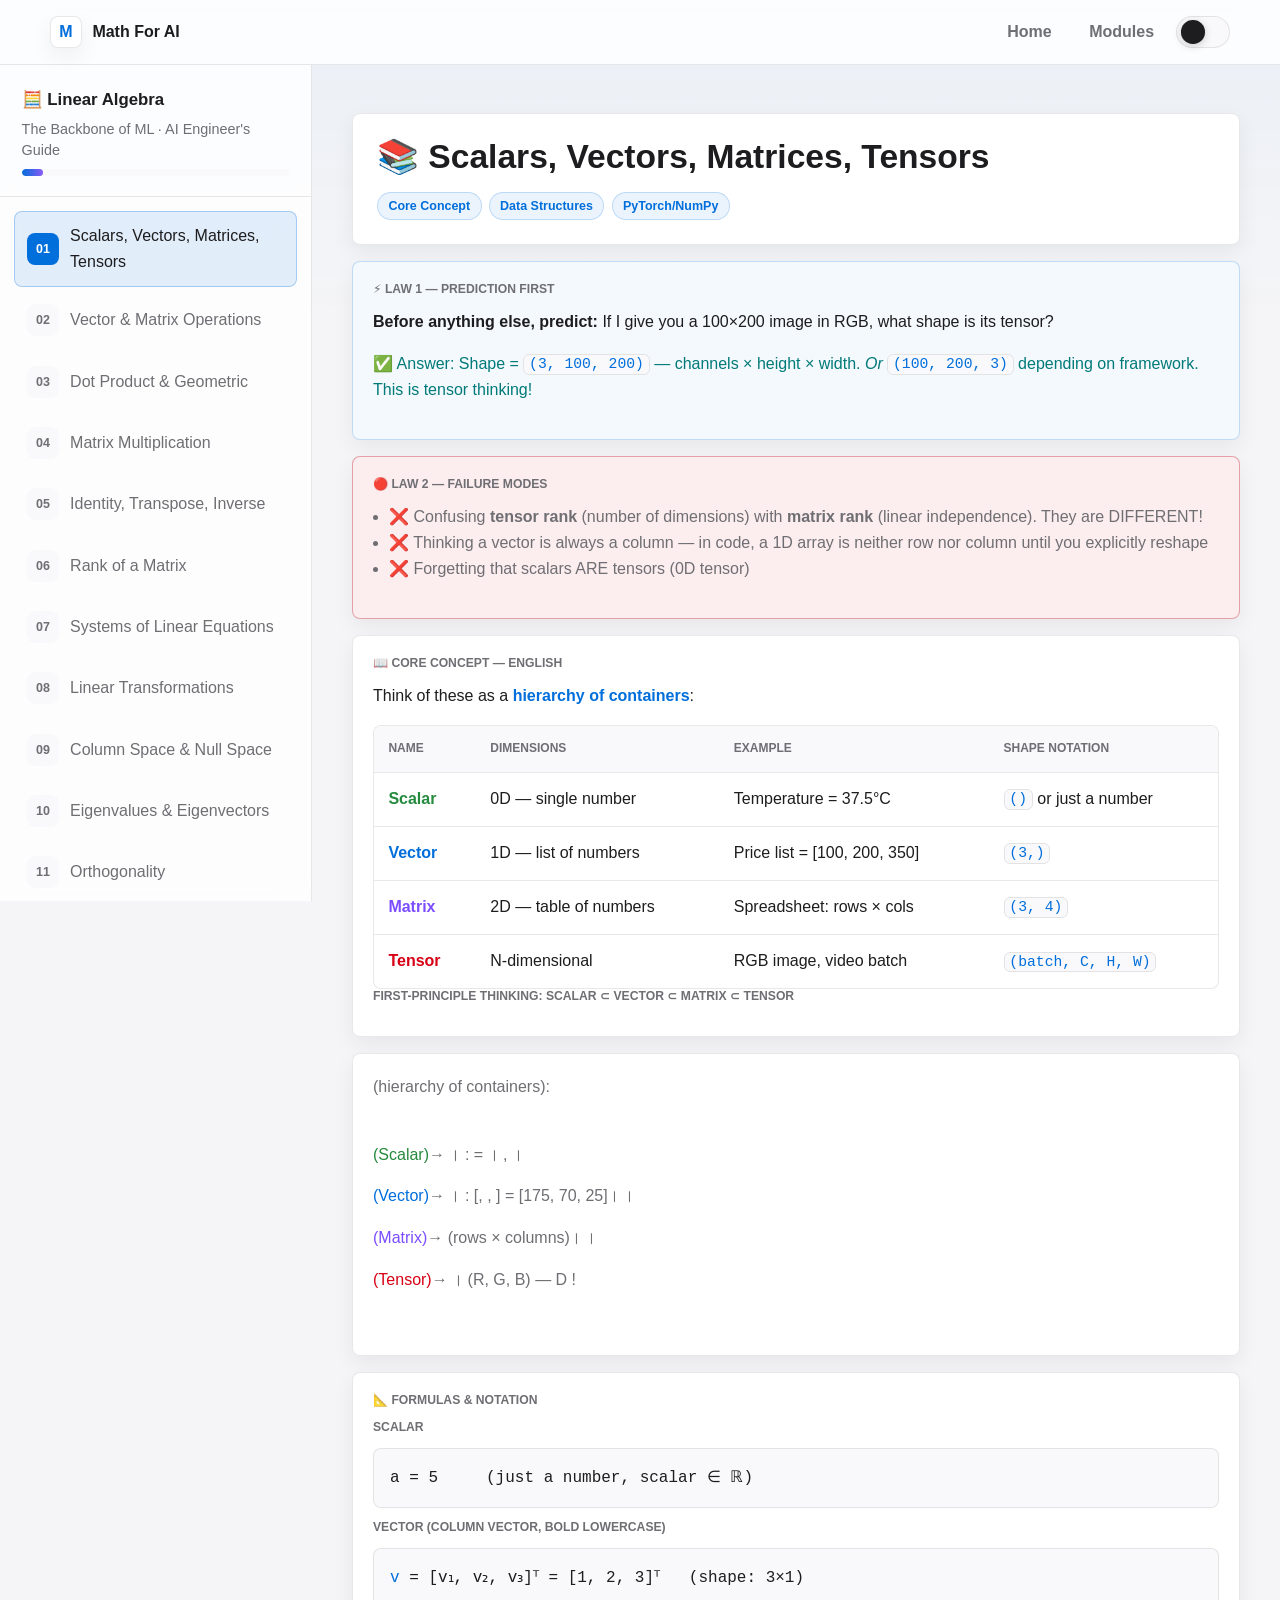
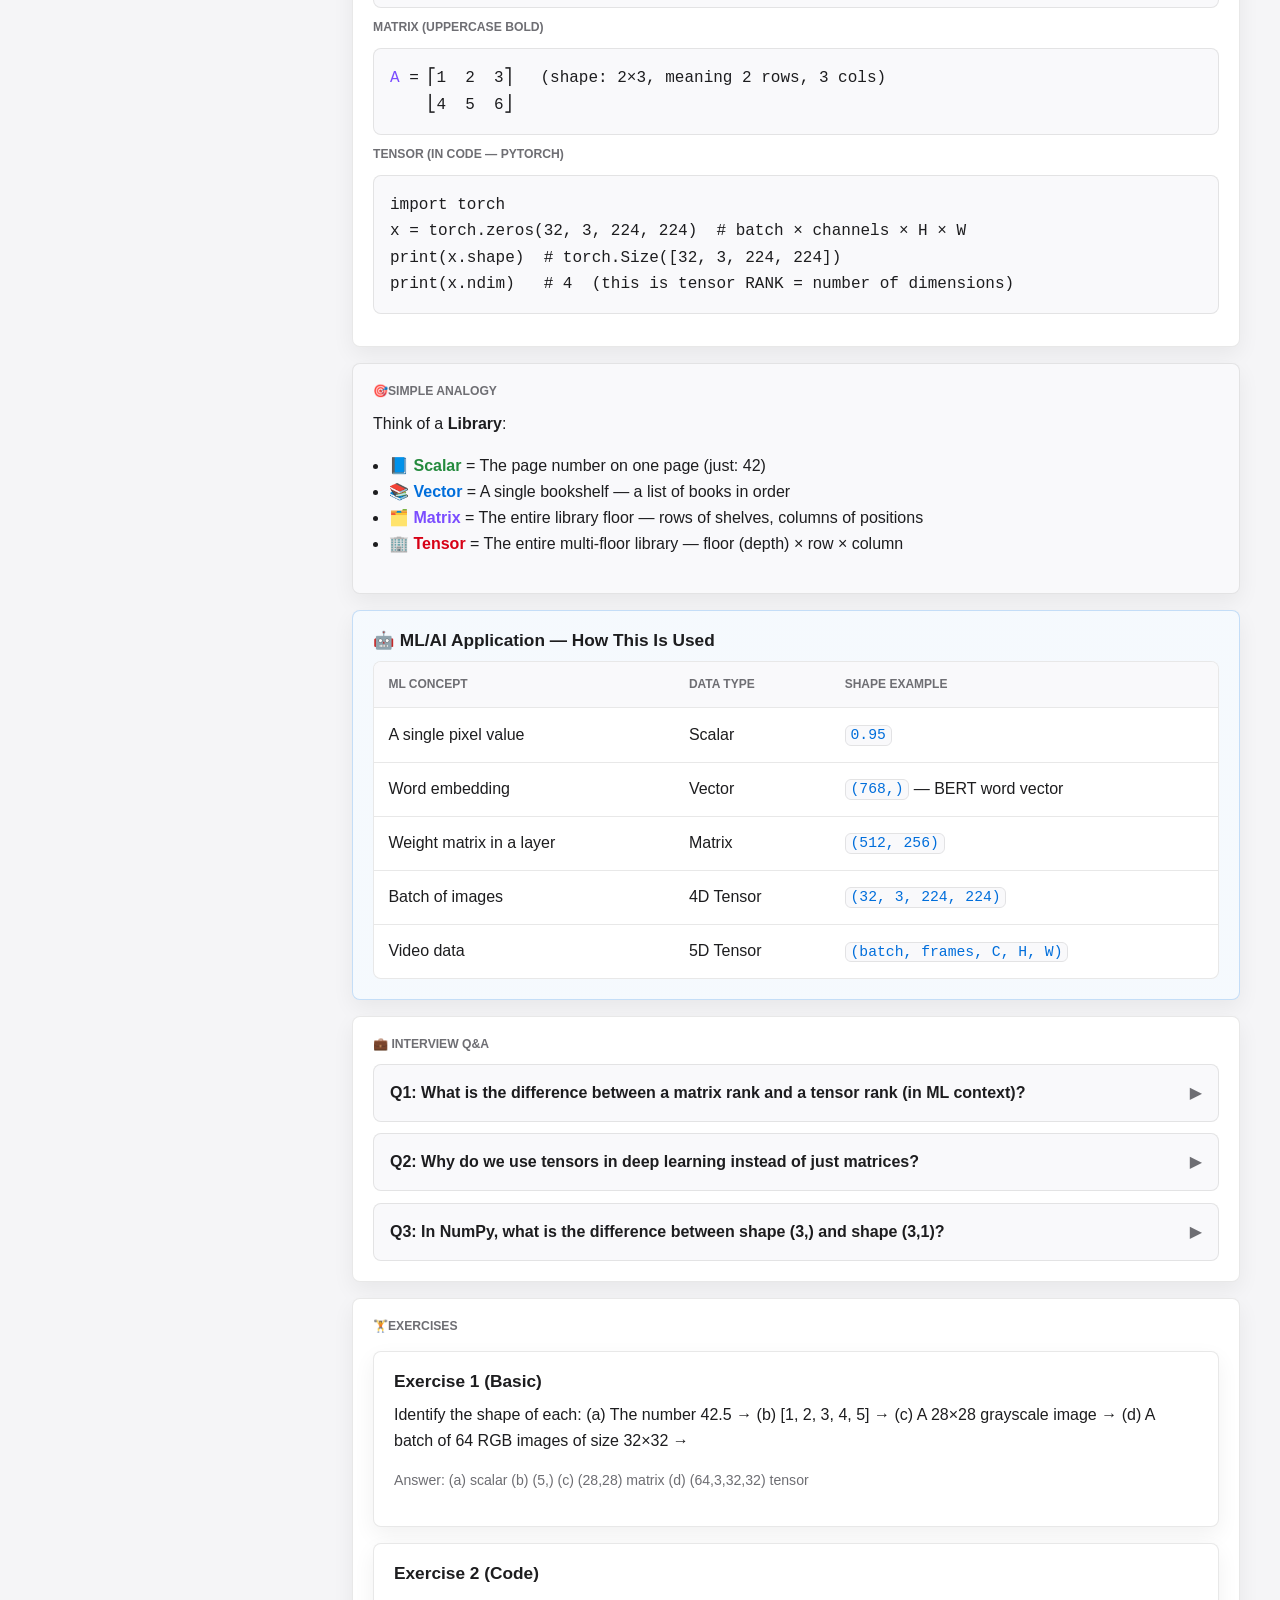
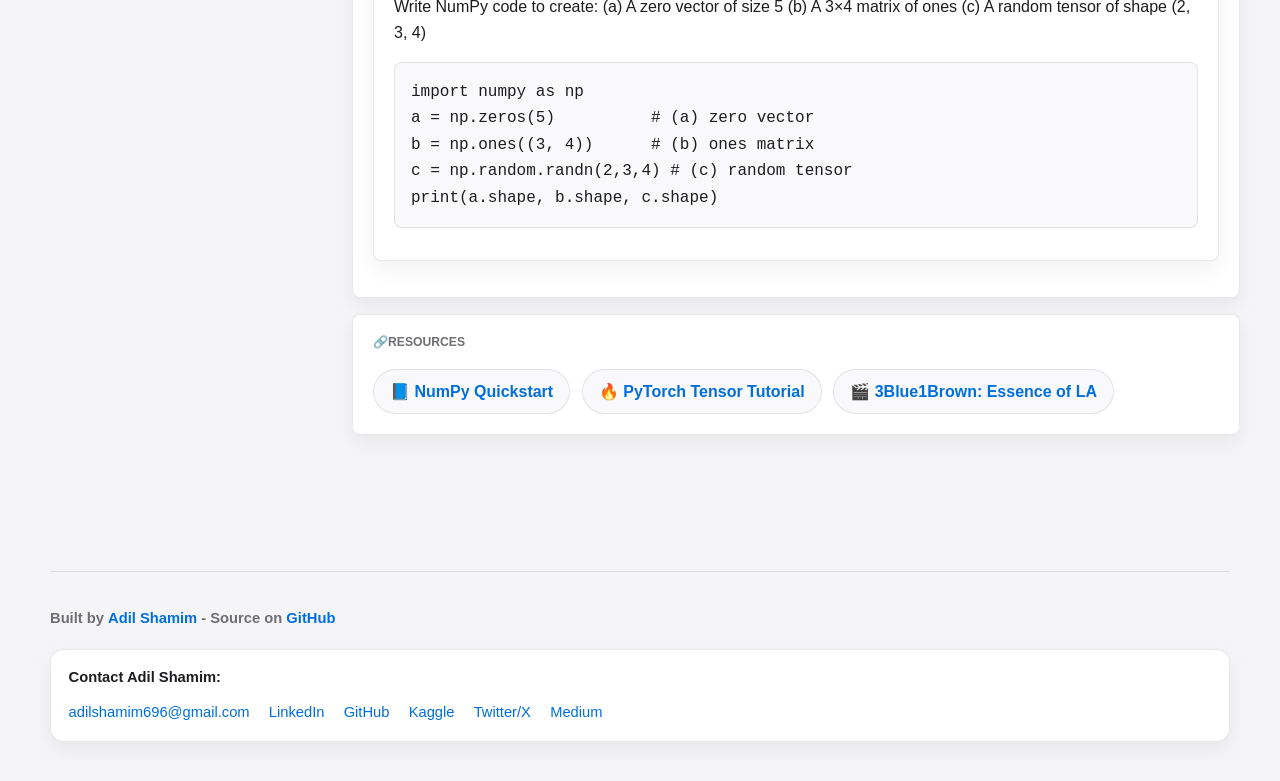
<file: linear_algebra_ml.html>
<!DOCTYPE html>
<html lang="en">
<head>
<meta charset="UTF-8">
<meta name="viewport" content="width=device-width, initial-scale=1.0">
<title>Linear Algebra for ML</title>
<link rel="icon" type="image/svg+xml" href="favicon.svg" />
<link rel="stylesheet" href="site.css" />
</head>
<body>
<div class="mobile-nav">
  <select onchange="showTopic(this.value)">
    <option value="0">01 — Scalars, Vectors, Matrices, Tensors</option>
    <option value="1">02 — Vector & Matrix Operations</option>
    <option value="2">03 — Dot Product & Geometric Interpretation</option>
    <option value="3">04 — Matrix Multiplication</option>
    <option value="4">05 — Identity, Transpose, Inverse</option>
    <option value="5">06 — Rank of a Matrix</option>
    <option value="6">07 — Systems of Linear Equations</option>
    <option value="7">08 — Linear Transformations</option>
    <option value="8">09 — Column Space & Null Space</option>
    <option value="9">10 — Eigenvalues & Eigenvectors</option>
    <option value="10">11 — Orthogonality</option>
    <option value="11">12 — Norms & Distances (L1, L2)</option>
  </select>
</div>
<div class="app">
<nav class="sidebar">
  <div class="sidebar-header">
    
    <h1>🧮 Linear Algebra</h1>
    <div class="bn-title">লিনিয়ার অ্যালজেব্রা</div>
    <p>The Backbone of ML · AI Engineer's Guide</p>
    <div class="progress-bar"><div class="progress-fill" id="progress" style="width:8%"></div></div>
  </div>
  <div id="nav-buttons"></div>
</nav>
<main class="main" id="main-content"></main>
</div>

<script>
const topics = [
{
  title:"Scalars, Vectors, Matrices, Tensors",
  bn_title:"স্কেলার, ভেক্টর, ম্যাট্রিক্স, টেন্সর",
  tags:["Core Concept","Data Structures","PyTorch/NumPy"],
  content:`
  <div class="card law-card">
    <div class="card-title"><span class="icon">⚡</span> LAW 1 — PREDICTION FIRST</div>
    <p><strong>Before anything else, predict:</strong> If I give you a 100×200 image in RGB, what shape is its tensor?</p>
    <p style="margin-top:8px;color:var(--teal)">✅ Answer: Shape = <code>(3, 100, 200)</code> — channels × height × width. <em>Or</em> <code>(100, 200, 3)</code> depending on framework. This is tensor thinking!</p>
  </div>
  <div class="card law-card law2">
    <div class="card-title"><span class="icon">🔴</span> LAW 2 — FAILURE MODES</div>
    <ul style="padding-left:16px;color:var(--muted)">
      <li>❌ Confusing <strong>tensor rank</strong> (number of dimensions) with <strong>matrix rank</strong> (linear independence). They are DIFFERENT!</li>
      <li>❌ Thinking a vector is always a column — in code, a 1D array is neither row nor column until you explicitly reshape</li>
      <li>❌ Forgetting that scalars ARE tensors (0D tensor)</li>
    </ul>
  </div>

  <div class="card">
    <div class="card-title"><span class="icon">📖</span> CORE CONCEPT — English</div>
    <p>Think of these as a <span class="hl-blue">hierarchy of containers</span>:</p>
    <table>
      <tr><th>Name</th><th>Dimensions</th><th>Example</th><th>Shape Notation</th></tr>
      <tr><td><span class="hl-green">Scalar</span></td><td>0D — single number</td><td>Temperature = 37.5°C</td><td><code>()</code> or just a number</td></tr>
      <tr><td><span class="hl-blue">Vector</span></td><td>1D — list of numbers</td><td>Price list = [100, 200, 350]</td><td><code>(3,)</code></td></tr>
      <tr><td><span class="hl-purple">Matrix</span></td><td>2D — table of numbers</td><td>Spreadsheet: rows × cols</td><td><code>(3, 4)</code></td></tr>
      <tr><td><span class="hl-red">Tensor</span></td><td>N-dimensional</td><td>RGB image, video batch</td><td><code>(batch, C, H, W)</code></td></tr>
    </table>
    <div class="formula-label">First-Principle Thinking: Scalar ⊂ Vector ⊂ Matrix ⊂ Tensor</div>
  </div>

  <div class="card">
    <div class="card-title"><span class="icon">🇧🇩</span> বাংলা ব্যাখ্যা</div>
    <p class="bn">চিন্তা করুন এটা একটা <strong>ধারকের শ্রেণিবিন্যাস</strong> (hierarchy of containers):</p>
    <br>
    <p class="bn"><span style="color:var(--green)">স্কেলার (Scalar)</span> → একটাই সংখ্যা। যেমন: তোমার বয়স = ২৫। কোনো দিক নেই, শুধু মাত্রা আছে।</p>
    <p class="bn"><span style="color:var(--blue)">ভেক্টর (Vector)</span> → সংখ্যার একটা তালিকা। যেমন: তোমার [উচ্চতা, ওজন, বয়স] = [175, 70, 25]। এটা একটা দিক ও মাত্রা আছে।</p>
    <p class="bn"><span style="color:var(--purple)">ম্যাট্রিক্স (Matrix)</span> → সংখ্যার একটা টেবিল (rows × columns)। ক্লাসে ছাত্রদের নম্বরের স্প্রেডশিট চিন্তা করো।</p>
    <p class="bn"><span style="color:var(--red)">টেন্সর (Tensor)</span> → যেকোনো মাত্রার সংখ্যার কন্টেইনার। একটা রঙিন ছবি হলো ৩টা ম্যাট্রিক্স (R, G, B) — এটাই একটা ৩D টেন্সর!</p>
    <br>
    <p class="bn">🎯 <strong>মনে রাখার উপায়:</strong> স্কেলার = বিন্দু, ভেক্টর = রেখা, ম্যাট্রিক্স = সমতল, টেন্সর = ঘনক (বা তার বেশি!)</p>
  </div>

  <div class="card">
    <div class="card-title"><span class="icon">📐</span> FORMULAS & NOTATION</div>
    <div class="formula-label">Scalar</div>
    <div class="formula-box">a = 5     (just a number, scalar ∈ ℝ)</div>
    <div class="formula-label">Vector (column vector, bold lowercase)</div>
    <div class="formula-box"><span style="color:var(--blue)">v</span> = [v₁, v₂, v₃]ᵀ = [1, 2, 3]ᵀ   (shape: 3×1)</div>
    <div class="formula-label">Matrix (uppercase bold)</div>
    <div class="formula-box"><span style="color:var(--purple)">A</span> = ⎡1  2  3⎤   (shape: 2×3, meaning 2 rows, 3 cols)
    ⎣4  5  6⎦</div>
    <div class="formula-label">Tensor (in code — PyTorch)</div>
    <div class="formula-box">import torch
x = torch.zeros(32, 3, 224, 224)  # batch × channels × H × W
print(x.shape)  # torch.Size([32, 3, 224, 224])
print(x.ndim)   # 4  (this is tensor RANK = number of dimensions)</div>
  </div>

  <div class="analogy-box">
    <div class="card-title"><span class="icon">🎯</span> SIMPLE ANALOGY — বাস্তব উদাহরণ</div>
    <p>Think of a <strong>Library</strong>:</p>
    <ul style="padding-left:16px;margin-top:8px">
      <li>📘 <span class="hl-green">Scalar</span> = The page number on one page (just: 42)</li>
      <li>📚 <span class="hl-blue">Vector</span> = A single bookshelf — a list of books in order</li>
      <li>🗂️ <span class="hl-purple">Matrix</span> = The entire library floor — rows of shelves, columns of positions</li>
      <li>🏢 <span class="hl-red">Tensor</span> = The entire multi-floor library — floor (depth) × row × column</li>
    </ul>
    <p class="bn" style="margin-top:8px">বাংলায়: স্কেলার=পৃষ্ঠা নম্বর, ভেক্টর=বইয়ের তাক, ম্যাট্রিক্স=লাইব্রেরির একটা তলা, টেন্সর=পুরো বহুতল লাইব্রেরি!</p>
  </div>

  <div class="ml-app-box">
    <h4>🤖 ML/AI Application — How This Is Used</h4>
    <table>
      <tr><th>ML Concept</th><th>Data Type</th><th>Shape Example</th></tr>
      <tr><td>A single pixel value</td><td>Scalar</td><td><code>0.95</code></td></tr>
      <tr><td>Word embedding</td><td>Vector</td><td><code>(768,)</code> — BERT word vector</td></tr>
      <tr><td>Weight matrix in a layer</td><td>Matrix</td><td><code>(512, 256)</code></td></tr>
      <tr><td>Batch of images</td><td>4D Tensor</td><td><code>(32, 3, 224, 224)</code></td></tr>
      <tr><td>Video data</td><td>5D Tensor</td><td><code>(batch, frames, C, H, W)</code></td></tr>
    </table>
  </div>

  <div class="card">
    <div class="card-title"><span class="icon">💼</span> INTERVIEW Q&A</div>
    <div class="qa-item">
      <div class="q" onclick="toggleQ(this)">Q1: What is the difference between a matrix rank and a tensor rank (in ML context)? <span class="q-arrow">▶</span></div>
      <div class="a"><span class="hl-blue">Matrix rank</span> = number of linearly independent rows/columns (related to information content). <span class="hl-red">Tensor rank</span> in ML = number of dimensions (axes) in the tensor. Example: A 3D tensor has rank 3. These are completely different concepts — don't confuse them in interviews! <br><br><span class="bn">বাংলায়: ম্যাট্রিক্স র‍্যাঙ্ক = তথ্যের স্বাধীন সারির সংখ্যা। টেন্সর র‍্যাঙ্ক = মাত্রার সংখ্যা।</span></div>
    </div>
    <div class="qa-item">
      <div class="q" onclick="toggleQ(this)">Q2: Why do we use tensors in deep learning instead of just matrices? <span class="q-arrow">▶</span></div>
      <div class="a">Real-world data is inherently multi-dimensional. Images have spatial (H,W) + color (C) dimensions. When training in batches, we add a batch dimension. For video, we add time. Tensors naturally represent all this. Also, GPU hardware is optimized for batched tensor operations — processing 32 images simultaneously is much faster than one at a time. <br><br><span class="bn">বাংলায়: বাস্তব ডেটা বহু-মাত্রিক। ছবিতে উচ্চতা, প্রস্থ, রঙ — এগুলো আলাদা মাত্রা। টেন্সর এটা সহজে ধরে রাখে।</span></div>
    </div>
    <div class="qa-item">
      <div class="q" onclick="toggleQ(this)">Q3: In NumPy, what is the difference between shape (3,) and shape (3,1)? <span class="q-arrow">▶</span></div>
      <div class="a"><code>(3,)</code> is a 1D array (vector) — it has no concept of row/column orientation. <code>(3,1)</code> is a 2D column vector — a matrix with 3 rows and 1 column. This distinction matters for broadcasting! <code>np.dot(A, v)</code> behaves differently depending on v's shape. Always use <code>.reshape(-1,1)</code> when you need an explicit column vector. <br><br><span class="bn">বাংলায়: (3,) হলো সরল তালিকা। (3,1) হলো স্পষ্টভাবে কলাম ভেক্টর। এই পার্থক্য broadcasting-এ গুরুত্বপূর্ণ।</span></div>
    </div>
  </div>

  <div class="card">
    <div class="card-title"><span class="icon">🏋️</span> EXERCISES — অনুশীলন</div>
    <div class="exercise-box">
      <h4>Exercise 1 (Basic)</h4>
      <p>Identify the shape of each: (a) The number 42.5 → (b) [1, 2, 3, 4, 5] → (c) A 28×28 grayscale image → (d) A batch of 64 RGB images of size 32×32 →</p>
      <p style="color:var(--muted);margin-top:6px;font-size:0.88em">Answer: (a) scalar (b) (5,) (c) (28,28) matrix (d) (64,3,32,32) tensor</p>
    </div>
    <div class="exercise-box">
      <h4>Exercise 2 (Code)</h4>
      <p>Write NumPy code to create: (a) A zero vector of size 5 (b) A 3×4 matrix of ones (c) A random tensor of shape (2, 3, 4)</p>
      <div class="formula-box">import numpy as np
a = np.zeros(5)          # (a) zero vector
b = np.ones((3, 4))      # (b) ones matrix
c = np.random.randn(2,3,4) # (c) random tensor
print(a.shape, b.shape, c.shape)</div>
    </div>
  </div>

  <div class="card">
    <div class="card-title"><span class="icon">🔗</span> RESOURCES — সম্পদ</div>
    <a class="resource-link" href="https://numpy.org/doc/stable/user/quickstart.html" target="_blank">📘 NumPy Quickstart</a>
    <a class="resource-link" href="https://pytorch.org/tutorials/beginner/blitz/tensor_tutorial.html" target="_blank">🔥 PyTorch Tensor Tutorial</a>
    <a class="resource-link" href="https://www.3blue1brown.com/topics/linear-algebra" target="_blank">🎬 3Blue1Brown: Essence of LA</a>
  </div>`
},
{
  title:"Vector & Matrix Operations",
  bn_title:"ভেক্টর ও ম্যাট্রিক্স অপারেশন",
  tags:["Operations","Broadcasting","Element-wise"],
  content:`
  <div class="card law-card">
    <div class="card-title"><span class="icon">⚡</span> LAW 1 — PREDICTION FIRST</div>
    <p>Can you add a vector of shape <code>(3,)</code> to a matrix of shape <code>(4, 3)</code>? Think before reading!</p>
    <p style="margin-top:8px;color:var(--teal)">✅ YES! This is called <strong>broadcasting</strong>. The vector gets "broadcast" across each of the 4 rows. Result shape: <code>(4, 3)</code>.</p>
  </div>
  <div class="card law-card law2">
    <div class="card-title"><span class="icon">🔴</span> LAW 2 — FAILURE MODES</div>
    <ul style="padding-left:16px;color:var(--muted)">
      <li>❌ Adding matrices of incompatible shapes (e.g., 3×2 + 2×3) — shape mismatch error!</li>
      <li>❌ Confusing element-wise multiply (<code>*</code>) with matrix multiply (<code>@</code> or <code>np.dot</code>)</li>
      <li>❌ Forgetting that matrix addition requires <strong>exactly the same shape</strong></li>
    </ul>
  </div>

  <div class="card">
    <div class="card-title"><span class="icon">📖</span> CORE CONCEPT — English</div>
    <p><strong>Vector Operations:</strong></p>
    <ol class="step-list">
      <li><strong>Addition/Subtraction:</strong> Add corresponding elements. Same shape required.</li>
      <li><strong>Scalar Multiplication:</strong> Multiply every element by the scalar.</li>
      <li><strong>Element-wise (Hadamard) Product:</strong> Multiply element by element (same shape).</li>
    </ol>
    <p style="margin-top:12px"><strong>Matrix Operations:</strong></p>
    <ol class="step-list">
      <li><strong>Matrix Addition:</strong> Same shape, add element by element.</li>
      <li><strong>Scalar × Matrix:</strong> Scale every element.</li>
      <li><strong>Broadcasting:</strong> NumPy/PyTorch auto-expand smaller arrays to match shape.</li>
    </ol>
  </div>

  <div class="card">
    <div class="card-title"><span class="icon">🇧🇩</span> বাংলা ব্যাখ্যা</div>
    <p class="bn"><strong>ভেক্টর যোগ (Vector Addition):</strong> দুটো দলের খেলোয়াড়দের স্কোর যোগ করার মতো — প্রতিটা অবস্থানের সংখ্যা আলাদা আলাদাভাবে যোগ হয়।</p>
    <br>
    <p class="bn"><strong>স্কেলার গুণ:</strong> যদি প্রতিটা জিনিসের দাম ২ গুণ হয়, তাহলে পুরো মূল্য তালিকাকে ২ দিয়ে গুণ করো।</p>
    <br>
    <p class="bn"><strong>Hadamard Product (⊙):</strong> Element-wise গুণ। যেমন দুটো ছবির পিক্সেল পরস্পরের সাথে গুণ করা।</p>
    <br>
    <p class="bn"><strong>Broadcasting:</strong> একটা ছোট অ্যারেকে বড় অ্যারের সাথে মেলানোর জন্য স্বয়ংক্রিয়ভাবে প্রসারিত করা। যেমন: প্রতিটা সারিতে একই বায়াস যোগ করা।</p>
  </div>

  <div class="card">
    <div class="card-title"><span class="icon">📐</span> FORMULAS</div>
    <div class="formula-label">Vector Addition</div>
    <div class="formula-box"><span style="color:var(--blue)">u</span> + <span style="color:var(--purple)">v</span> = [u₁+v₁, u₂+v₂, u₃+v₃]
Example: [1,2,3] + [4,5,6] = [5,7,9]</div>
    <div class="formula-label">Scalar Multiplication</div>
    <div class="formula-box">c·<span style="color:var(--blue)">v</span> = [c·v₁, c·v₂, c·v₃]
Example: 3·[1,2,3] = [3,6,9]</div>
    <div class="formula-label">Element-wise (Hadamard) Product ⊙</div>
    <div class="formula-box"><span style="color:var(--blue)">u</span> ⊙ <span style="color:var(--purple)">v</span> = [u₁·v₁, u₂·v₂, u₃·v₃]  (NOT matrix multiply!)
Example: [1,2,3] ⊙ [4,5,6] = [4,10,18]</div>
    <div class="formula-label">Broadcasting Example</div>
    <div class="formula-box">A shape (4,3) + b shape (3,) → b is broadcast to (4,3)
⎡1 2 3⎤   ⎡10 20 30⎤   ⎡11 22 33⎤
⎢4 5 6⎥ + ⎢10 20 30⎥ = ⎢14 25 36⎥  (b replicated 4 times)
⎢7 8 9⎥   ⎢10 20 30⎥   ⎢17 28 39⎥
⎣2 3 4⎦   ⎣10 20 30⎦   ⎣12 23 34⎦</div>
  </div>

  <div class="analogy-box">
    <div class="card-title"><span class="icon">🎯</span> ANALOGY</div>
    <p><strong>Think of a restaurant bill:</strong></p>
    <ul style="padding-left:16px">
      <li>🍽️ <span class="hl-blue">Vector addition</span> = Adding two tables' orders item by item</li>
      <li>💰 <span class="hl-green">Scalar multiply</span> = Applying 20% service charge to every item</li>
      <li>🎁 <span class="hl-purple">Hadamard product</span> = Applying a different discount % to each item separately</li>
      <li>📢 <span class="hl-red">Broadcasting</span> = Adding the same cover charge to every table</li>
    </ul>
  </div>

  <div class="ml-app-box">
    <h4>🤖 ML Application</h4>
    <table>
      <tr><th>ML Operation</th><th>Mathematical Operation</th></tr>
      <tr><td>Add bias to all neurons</td><td>Broadcasting: <code>z = Wx + b</code> (b broadcasts over batch)</td></tr>
      <tr><td>Batch normalization</td><td>Element-wise subtract mean, divide by std</td></tr>
      <tr><td>Gradient updates</td><td>Vector subtraction: <code>θ ← θ - α·∇θ</code></td></tr>
      <tr><td>Attention masking</td><td>Element-wise multiply by mask (0s and 1s)</td></tr>
      <tr><td>Dropout</td><td>Hadamard product with random 0/1 mask</td></tr>
    </table>
  </div>

  <div class="card">
    <div class="card-title"><span class="icon">💼</span> INTERVIEW Q&A</div>
    <div class="qa-item">
      <div class="q" onclick="toggleQ(this)">Q1: Explain broadcasting with an example from neural networks. <span class="q-arrow">▶</span></div>
      <div class="a">In a fully connected layer, we compute <code>Z = XW + b</code>. X has shape <code>(batch, features)</code>, W has shape <code>(features, neurons)</code>, so XW has shape <code>(batch, neurons)</code>. The bias <code>b</code> has shape <code>(neurons,)</code>. Broadcasting automatically adds b to every row (every sample in the batch) without needing to manually repeat it. <br><br><span class="bn">বাংলায়: প্রতিটা নমুনার (batch) সাথে একই bias যোগ করতে broadcasting ব্যবহার হয়।</span></div>
    </div>
    <div class="qa-item">
      <div class="q" onclick="toggleQ(this)">Q2: What is the difference between * and @ (or np.dot) in Python/NumPy? <span class="q-arrow">▶</span></div>
      <div class="a"><code>*</code> is element-wise (Hadamard) multiplication — shapes must be broadcastable. <code>@</code> or <code>np.dot</code> is matrix multiplication — inner dimensions must match. Example: for A(2,3) and B(3,4), <code>A@B</code> gives shape (2,4) but <code>A*B</code> would fail (shape mismatch). This is one of the most common bugs in ML code!<br><br><span class="bn">বাংলায়: * মানে প্রতিটা উপাদান আলাদাভাবে গুণ। @ মানে আসল ম্যাট্রিক্স গুণ।</span></div>
    </div>
    <div class="qa-item">
      <div class="q" onclick="toggleQ(this)">Q3: What are the broadcasting rules in NumPy? <span class="q-arrow">▶</span></div>
      <div class="a">NumPy compares shapes from the right (trailing dimensions). For two arrays to be broadcastable: each pair of dimensions must either be equal, or one of them must be 1. Example: (4,3,1) and (3,5) → pad left: (4,3,1) and (1,3,5) → result (4,3,5). Rule: dimension of 1 gets stretched. <br><br><span class="bn">বাংলায়: ডান দিক থেকে মাত্রা তুলনা হয়। যেখানে ১ আছে, সেটা প্রসারিত হয়।</span></div>
    </div>
  </div>

  <div class="card">
    <div class="card-title"><span class="icon">🏋️</span> EXERCISES</div>
    <div class="exercise-box">
      <h4>Exercise 1</h4>
      <p>Given u = [2, 4, 6] and v = [1, 3, 5], compute: (a) u + v, (b) 3u - v, (c) u ⊙ v</p>
      <p style="color:var(--muted);margin-top:6px;font-size:0.88em">Answer: (a) [3,7,11] (b) [5,9,13] (c) [2,12,30]</p>
    </div>
    <div class="exercise-box">
      <h4>Exercise 2 (Broadcasting)</h4>
      <p>Will these broadcast? (a) (3,4) + (4,) → ? (b) (3,4) + (3,) → ? (c) (3,1,4) + (1,2,4) → ?</p>
      <p style="color:var(--muted);margin-top:6px;font-size:0.88em">Answer: (a) Yes → (3,4) (b) No — error! (c) Yes → (3,2,4)</p>
    </div>
  </div>
  <div class="card"><div class="card-title"><span class="icon">🔗</span> RESOURCES</div>
    <a class="resource-link" href="https://numpy.org/doc/stable/user/basics.broadcasting.html" target="_blank">📘 NumPy Broadcasting Guide</a>
    <a class="resource-link" href="https://cs231n.github.io/python-numpy-tutorial/" target="_blank">🎓 CS231n NumPy Tutorial</a>
  </div>`
},
{
  title:"Dot Product & Geometric Interpretation",
  bn_title:"ডট প্রোডাক্ট ও জ্যামিতিক ব্যাখ্যা",
  tags:["Similarity","Projection","Cosine Similarity"],
  content:`
  <div class="card law-card">
    <div class="card-title"><span class="icon">⚡</span> LAW 1 — PREDICTION FIRST</div>
    <p>What does it mean when two word embeddings have a dot product of 0? Think geometrically!</p>
    <p style="margin-top:8px;color:var(--teal)">✅ It means the words are <strong>completely unrelated</strong> — their vectors are perpendicular (orthogonal) in embedding space. Their cosine similarity = 0.</p>
  </div>
  <div class="card law-card law2">
    <div class="card-title"><span class="icon">🔴</span> LAW 2 — FAILURE MODES</div>
    <ul style="padding-left:16px;color:var(--muted)">
      <li>❌ Confusing dot product (scalar result) with cross product (vector result)</li>
      <li>❌ Using raw dot product for similarity without normalizing — MAGNITUDE matters!</li>
      <li>❌ Forgetting that cosine similarity = dot product / (|a|·|b|) — raw dot product is NOT similarity</li>
    </ul>
  </div>

  <div class="card">
    <div class="card-title"><span class="icon">📖</span> CORE CONCEPT — English</div>
    <p>The dot product has <span class="hl-blue">two definitions</span> that are mathematically equivalent:</p>
    <div class="grid-2">
      <div style="background:var(--bg3);padding:16px;border-radius:8px">
        <p><span class="hl-green">Algebraic Definition:</span></p>
        <p>Multiply corresponding elements and sum them up.</p>
        <code>a·b = Σ aᵢbᵢ</code>
      </div>
      <div style="background:var(--bg3);padding:16px;border-radius:8px">
        <p><span class="hl-blue">Geometric Definition:</span></p>
        <p>Product of magnitudes × cosine of angle between them.</p>
        <code>a·b = |a||b|cos(θ)</code>
      </div>
    </div>
    <p style="margin-top:16px"><strong>What the sign tells you:</strong></p>
    <table>
      <tr><th>Dot Product</th><th>Angle θ</th><th>Meaning</th></tr>
      <tr><td style="color:var(--green)">a·b > 0</td><td>θ &lt; 90°</td><td>Vectors point in similar direction</td></tr>
      <tr><td style="color:var(--muted)">a·b = 0</td><td>θ = 90°</td><td>Orthogonal — completely unrelated</td></tr>
      <tr><td style="color:var(--red)">a·b &lt; 0</td><td>θ > 90°</td><td>Vectors point in opposite direction</td></tr>
    </table>
  </div>

  <div class="card">
    <div class="card-title"><span class="icon">🇧🇩</span> বাংলা ব্যাখ্যা</div>
    <p class="bn"><strong>ডট প্রোডাক্ট</strong> দুটো ভেক্টরের মধ্যে <strong>কতটা একই দিকে আছে</strong> সেটা মাপে।</p>
    <br>
    <p class="bn">💡 <strong>সহজ উদাহরণ:</strong> ধরো তুমি উত্তর দিকে ৫ কিমি হেঁটেছ (ভেক্টর a)। বাতাস উত্তর-পূর্ব দিকে বইছে (ভেক্টর b)। ডট প্রোডাক্ট বলবে বাতাস তোমার যাত্রাতে কতটা "সাহায্য" করছে।</p>
    <br>
    <p class="bn"><strong>কোসাইন সিমিলারিটি (Cosine Similarity):</strong> শুধু দিক দেখে, মাত্রা দেখে না। মেশিন লার্নিংয়ে দুটো শব্দ কতটা কাছের সেটা মাপতে ব্যবহার হয়।</p>
    <br>
    <p class="bn">cos(θ) = <strong>a·b / (|a|·|b|)</strong></p>
    <p class="bn">→ মান ১ মানে একই দিক (identical), -১ মানে বিপরীত দিক, ০ মানে কোনো সম্পর্ক নেই।</p>
  </div>

  <div class="card">
    <div class="card-title"><span class="icon">📐</span> FORMULAS</div>
    <div class="formula-label">Dot Product (Algebraic)</div>
    <div class="formula-box"><span style="color:var(--blue)">a</span>·<span style="color:var(--purple)">b</span> = a₁b₁ + a₂b₂ + ... + aₙbₙ = Σᵢ aᵢbᵢ
Example: [1,2,3]·[4,5,6] = 1×4 + 2×5 + 3×6 = 4+10+18 = <span style="color:var(--green)">32</span></div>
    <div class="formula-label">Dot Product (Geometric)</div>
    <div class="formula-box"><span style="color:var(--blue)">a</span>·<span style="color:var(--purple)">b</span> = |<span style="color:var(--blue)">a</span>|·|<span style="color:var(--purple)">b</span>|·cos(θ)
where |a| = √(a₁²+a₂²+...+aₙ²)  [L2 norm = magnitude]</div>
    <div class="formula-label">Cosine Similarity (used in NLP, recommendation systems)</div>
    <div class="formula-box">cos_sim(<span style="color:var(--blue)">a</span>,<span style="color:var(--purple)">b</span>) = (<span style="color:var(--blue)">a</span>·<span style="color:var(--purple)">b</span>) / (|<span style="color:var(--blue)">a</span>| × |<span style="color:var(--purple)">b</span>|)   ∈ [-1, 1]
Python: from sklearn.metrics.pairwise import cosine_similarity</div>
    <div class="formula-label">Projection of a onto b</div>
    <div class="formula-box">proj_b(a) = (a·b / |b|²) × b    [vector projection]
scalar projection = a·b / |b|  = |a|cos(θ)</div>
  </div>

  <div class="analogy-box">
    <div class="card-title"><span class="icon">🎯</span> ANALOGY</div>
    <p><strong>Think of pushing a door:</strong></p>
    <ul style="padding-left:16px">
      <li>💪 Pushing <strong>perpendicular to the door</strong> (same direction as it swings) → maximum dot product → door opens easily</li>
      <li>😅 Pushing at <strong>45°</strong> → partial dot product → some of your force wasted</li>
      <li>🙅 Pushing <strong>along the door's surface</strong> (parallel to door, 90° to motion) → dot product = 0 → door doesn't move!</li>
    </ul>
    <p class="bn" style="margin-top:8px">বাংলায়: ডট প্রোডাক্ট = আপনার শক্তির কতটা সত্যিকারের "কাজে" লাগছে সেটার পরিমাপ।</p>
  </div>

  <div class="ml-app-box">
    <h4>🤖 ML Application</h4>
    <table>
      <tr><th>ML Use Case</th><th>How Dot Product Is Used</th></tr>
      <tr><td>Neural network forward pass</td><td><code>z = w·x + b</code> — weighted sum of inputs</td></tr>
      <tr><td>Attention mechanism (Transformer)</td><td><code>score = Q·Kᵀ / √d_k</code> — query-key similarity</td></tr>
      <tr><td>Word2Vec similarity</td><td>Cosine sim between word vectors</td></tr>
      <tr><td>Recommendation systems</td><td>User vector · Item vector = predicted preference</td></tr>
      <tr><td>SVM (Support Vector Machine)</td><td>Decision boundary via dot products (kernel trick)</td></tr>
    </table>
  </div>

  <div class="card">
    <div class="card-title"><span class="icon">💼</span> INTERVIEW Q&A</div>
    <div class="qa-item">
      <div class="q" onclick="toggleQ(this)">Q1: In the Transformer attention mechanism, why is the dot product scaled by √d_k? <span class="q-arrow">▶</span></div>
      <div class="a">When d_k (key dimension) is large, dot products grow large in magnitude, pushing softmax into regions with very small gradients (vanishing gradient). Dividing by √d_k keeps dot products in a reasonable range. Example: if d_k=64, scale by 1/8. This stabilizes training.<br><br><span class="bn">বাংলায়: বড় মাত্রায় ডট প্রোডাক্ট খুব বড় হয়ে যায়, যা softmax-কে অকার্যকর করে দেয়। √d_k দিয়ে ভাগ করলে মান নিয়ন্ত্রণে থাকে।</span></div>
    </div>
    <div class="qa-item">
      <div class="q" onclick="toggleQ(this)">Q2: Why use cosine similarity instead of Euclidean distance for text similarity? <span class="q-arrow">▶</span></div>
      <div class="a">Cosine similarity is <strong>magnitude-invariant</strong> — it only cares about direction. A document with the word "cat" appearing 100 times vs 10 times should still be similar to another document about cats. Euclidean distance would treat the 100-occurrence document as very "far away" just because of length. Cosine similarity normalizes for length, making it ideal for text comparison.<br><br><span class="bn">বাংলায়: কোসাইন সিমিলারিটি শুধু দিক দেখে, আকার দেখে না — তাই দীর্ঘ ও সংক্ষিপ্ত টেক্সট ন্যায্যভাবে তুলনা হয়।</span></div>
    </div>
  </div>

  <div class="card"><div class="card-title"><span class="icon">🏋️</span> EXERCISES</div>
    <div class="exercise-box">
      <h4>Exercise 1</h4>
      <p>Compute: (a) [1,0,0]·[0,1,0] = ? (b) [1,1]·[1,1] = ? What angle is between [1,0] and [0,1]?</p>
      <p style="color:var(--muted);margin-top:6px;font-size:0.88em">Answers: (a) 0 (orthogonal!) (b) 2. Angle between [1,0] and [0,1] = 90°</p>
    </div>
    <div class="exercise-box">
      <h4>Exercise 2 (Conceptual)</h4>
      <p>Two word vectors: "king" and "queen" have cosine similarity 0.85, "king" and "car" have cosine similarity 0.12. What does this tell us about the embedding space?</p>
      <p style="color:var(--muted);margin-top:6px;font-size:0.88em">The model learned that king and queen are semantically close (royalty concept), while king and car are almost unrelated. The embedding space captures meaning!</p>
    </div>
  </div>
  <div class="card"><div class="card-title"><span class="icon">🔗</span> RESOURCES</div>
    <a class="resource-link" href="https://www.3blue1brown.com/lessons/dot-products" target="_blank">🎬 3Blue1Brown: Dot Products</a>
    <a class="resource-link" href="https://jalammar.github.io/illustrated-transformer/" target="_blank">🤖 Illustrated Transformer (attention)</a>
  </div>`
},
{
  title:"Matrix Multiplication",
  bn_title:"ম্যাট্রিক্স গুণন",
  tags:["Neural Networks","Transformations","Core Operation"],
  content:`
  <div class="card law-card">
    <div class="card-title"><span class="icon">⚡</span> LAW 1 — PREDICTION FIRST</div>
    <p>A weight matrix W has shape (512, 256) and an input x has shape (256,). What is the output shape of Wx?</p>
    <p style="margin-top:8px;color:var(--teal)">✅ Output shape = <strong>(512,)</strong>. The inner dimension (256) cancels out. You're mapping a 256-dim input to a 512-dim output — this is what a neural network layer does!</p>
  </div>
  <div class="card law-card law2">
    <div class="card-title"><span class="icon">🔴</span> LAW 2 — FAILURE MODES</div>
    <ul style="padding-left:16px;color:var(--muted)">
      <li>❌ Assuming AB = BA (matrix multiply is NOT commutative!)</li>
      <li>❌ Getting the shape rule wrong: (m×<span style="color:var(--red)">n</span>) × (<span style="color:var(--red)">n</span>×p) = (m×p) — inner dims must match</li>
      <li>❌ Using <code>*</code> instead of <code>@</code> in Python (element-wise vs matrix multiply)</li>
    </ul>
  </div>

  <div class="card">
    <div class="card-title"><span class="icon">📖</span> CORE CONCEPT — English</div>
    <p><strong>The Golden Rule:</strong> (m×<span class="hl-red">n</span>) × (<span class="hl-red">n</span>×p) = (m×p)</p>
    <p style="margin-top:8px">The <strong>inner dimensions must match</strong>. The result has the <strong>outer dimensions</strong>.</p>
    <p style="margin-top:12px"><strong>How to compute element (i,j) of result C = AB:</strong></p>
    <div style="background:var(--bg3);padding:14px;border-radius:8px;margin-top:8px">
      <p>C[i,j] = <strong>dot product of row i of A with column j of B</strong></p>
      <p style="color:var(--muted);font-size:0.9em;margin-top:4px">C[i,j] = Σₖ A[i,k] × B[k,j]</p>
    </div>
    <p style="margin-top:12px"><strong>Properties to remember:</strong></p>
    <ul style="padding-left:16px">
      <li>NOT commutative: AB ≠ BA (usually)</li>
      <li>IS associative: (AB)C = A(BC)</li>
      <li>IS distributive: A(B+C) = AB + AC</li>
      <li>Transpose rule: (AB)ᵀ = BᵀAᵀ ← note the order reverses!</li>
    </ul>
  </div>

  <div class="card">
    <div class="card-title"><span class="icon">🇧🇩</span> বাংলা ব্যাখ্যা</div>
    <p class="bn"><strong>মনে রাখার নিয়ম:</strong> (m×<span style="color:var(--red)">n</span>) × (<span style="color:var(--red)">n</span>×p) = (m×p)</p>
    <p class="bn">ভেতরের সংখ্যা দুটো <span style="color:var(--red)">একসাথে মিলিয়ে যায়</span>, বাইরের সংখ্যা দুটো ফলাফলের আকার।</p>
    <br>
    <p class="bn"><strong>C[i,j] কীভাবে হিসাব করবো?</strong></p>
    <p class="bn">A এর i-তম সারি নাও, B এর j-তম কলাম নাও, এদের ডট প্রোডাক্ট নাও → সেটাই C[i,j]</p>
    <br>
    <p class="bn">⚠️ <strong>গুরুত্বপূর্ণ:</strong> AB ≠ BA সাধারণত! ম্যাট্রিক্স গুণ ক্রমবিনিময়যোগ্য নয়।</p>
    <p class="bn">(AB)ᵀ = BᵀAᵀ — ট্রান্সপোজ করলে ক্রম উল্টে যায়!</p>
  </div>

  <div class="card">
    <div class="card-title"><span class="icon">📐</span> STEP-BY-STEP EXAMPLE</div>
    <div class="formula-label">A (2×3) × B (3×2) = C (2×2)</div>
    <div class="formula-box">A = ⎡1  2  3⎤    B = ⎡7  8 ⎤
    ⎣4  5  6⎦        ⎢9  10⎥
                     ⎣11 12⎦

C[0,0] = row0_A · col0_B = 1×7 + 2×9 + 3×11 = 7+18+33  = <span style="color:var(--green)">58</span>
C[0,1] = row0_A · col1_B = 1×8 + 2×10 + 3×12 = 8+20+36 = <span style="color:var(--green)">64</span>
C[1,0] = row1_A · col0_B = 4×7 + 5×9 + 6×11 = 28+45+66 = <span style="color:var(--green)">139</span>
C[1,1] = row1_A · col1_B = 4×8 + 5×10 + 6×12 = 32+50+72 = <span style="color:var(--green)">154</span>

C = ⎡ 58   64⎤
    ⎣139  154⎦</div>
    <div class="formula-label">In Python</div>
    <div class="formula-box">import numpy as np
A = np.array([[1,2,3],[4,5,6]])    # shape (2,3)
B = np.array([[7,8],[9,10],[11,12]]) # shape (3,2)
C = A @ B   # or np.matmul(A, B)
# C.shape = (2,2), C = [[58,64],[139,154]]</div>
  </div>

  <div class="analogy-box">
    <div class="card-title"><span class="icon">🎯</span> ANALOGY — Currency Exchange</div>
    <p>Imagine you have <strong>prices in 3 currencies</strong> (matrix A: items × currencies). You have <strong>exchange rates</strong> (matrix B: currencies × target_currencies). Matrix multiply A×B gives you prices in all target currencies at once — every element of the result combines a row of A (item prices) with a column of B (exchange rates).</p>
    <p class="bn" style="margin-top:8px">বাংলায়: ৩টা মুদ্রায় পণ্যের দাম × বিনিময় হার = নতুন মুদ্রায় পণ্যের দাম। ম্যাট্রিক্স গুণ এই পুরো কাজটা একসাথে করে!</p>
  </div>

  <div class="ml-app-box">
    <h4>🤖 ML Application — Every Neural Network Layer IS Matrix Multiplication</h4>
    <table>
      <tr><th>Layer Type</th><th>Operation</th><th>Shapes</th></tr>
      <tr><td>Dense / Linear</td><td><code>Y = XW + b</code></td><td>X:(batch,in) × W:(in,out) → Y:(batch,out)</td></tr>
      <tr><td>Conv (as matrix)</td><td>im2col + matmul</td><td>Unrolled patches × filters</td></tr>
      <tr><td>Multi-head attention</td><td><code>Attention(Q,K,V) = softmax(QKᵀ/√d)V</code></td><td>Multiple matmuls</td></tr>
      <tr><td>Backpropagation</td><td>Chain rule via matmul</td><td>δ = δₙₑₓₜ × Wᵀ</td></tr>
    </table>
  </div>

  <div class="card">
    <div class="card-title"><span class="icon">💼</span> INTERVIEW Q&A</div>
    <div class="qa-item">
      <div class="q" onclick="toggleQ(this)">Q1: Why is matrix multiplication so important in deep learning? <span class="q-arrow">▶</span></div>
      <div class="a">Every layer in a neural network fundamentally performs matrix multiplication (plus non-linearity). The weight matrix W transforms input representations from one space to another. GPUs are specifically optimized for BLAS (Basic Linear Algebra Subprograms) operations, especially matrix multiplications, making them ideal for deep learning. The entire forward and backward pass is a chain of matrix multiplications.<br><br><span class="bn">বাংলায়: নিউরাল নেটওয়ার্কের প্রতিটি স্তর মূলত ম্যাট্রিক্স গুণ। GPU এই অপারেশনের জন্যই তৈরি।</span></div>
    </div>
    <div class="qa-item">
      <div class="q" onclick="toggleQ(this)">Q2: What does it mean geometrically when you multiply a vector by a matrix? <span class="q-arrow">▶</span></div>
      <div class="a">A matrix multiplication Mv transforms a vector v — it can rotate it, scale it, reflect it, or project it to a different dimension. Neural network layers learn to transform input data into more useful representations. A 3→2 layer projects 3D data onto a 2D plane; a 2→4 layer embeds 2D data into 4D space. The model learns the best transformation W for the task.<br><br><span class="bn">বাংলায়: ম্যাট্রিক্স দিয়ে গুণ মানে ভেক্টরকে ঘোরানো, প্রসারিত করা, বা ভিন্ন মাত্রায় নিয়ে যাওয়া।</span></div>
    </div>
    <div class="qa-item">
      <div class="q" onclick="toggleQ(this)">Q3: Why is (AB)ᵀ = BᵀAᵀ and not AᵀBᵀ? <span class="q-arrow">▶</span></div>
      <div class="a">Because matrix multiplication requires inner dimensions to match. If AB is valid (A is m×n, B is n×p), then Aᵀ is n×m and Bᵀ is p×n. AᵀBᵀ would need n×m times p×n — inner dims n≠p, which doesn't work! BᵀAᵀ is p×n times n×m = p×m, which matches (AB)ᵀ which is p×m. This is critical in backpropagation calculations!<br><br><span class="bn">বাংলায়: ট্রান্সপোজ করলে গুণের ক্রম উল্টে দিতে হয়, নইলে মাত্রা মেলে না।</span></div>
    </div>
  </div>

  <div class="card"><div class="card-title"><span class="icon">🏋️</span> EXERCISES</div>
    <div class="exercise-box">
      <h4>Exercise 1</h4>
      <p>Which of these matrix multiplications are valid? Give the output shape:<br>
      (a) (3,4)×(4,5) → ? (b) (4,3)×(4,5) → ? (c) (3,)×(3,4) → ? (d) (5,3)×(3,) → ?</p>
      <p style="color:var(--muted);font-size:0.88em;margin-top:6px">Answers: (a) Valid → (3,5) (b) Invalid! (c) Valid → (4,) [treated as 1×3 × 3×4] (d) Valid → (5,)</p>
    </div>
    <div class="exercise-box">
      <h4>Exercise 2 (Neural Network)</h4>
      <p>Input batch: X shape (32, 784) (batch of 32 MNIST images). Layer 1: W₁(784,256), b₁(256,). Layer 2: W₂(256,10), b₂(10,). What are the shapes at each step?</p>
      <p style="color:var(--muted);font-size:0.88em;margin-top:6px">Z₁ = XW₁+b₁ → (32,256). Z₂ = Z₁W₂+b₂ → (32,10). Output: 32 samples, 10 class scores each.</p>
    </div>
  </div>
  <div class="card"><div class="card-title"><span class="icon">🔗</span> RESOURCES</div>
    <a class="resource-link" href="https://www.youtube.com/watch?v=XkY2DOUCWMU" target="_blank">🎬 3B1B: Matrix Multiplication</a>
    <a class="resource-link" href="https://cs231n.github.io/linear-classify/" target="_blank">🎓 CS231n: Linear Classification</a>
  </div>`
},
{
  title:"Identity, Transpose, Inverse",
  bn_title:"আইডেন্টিটি, ট্রান্সপোজ, ইনভার্স",
  tags:["Matrix Properties","Inverse","Transpose"],
  content:`
  <div class="card law-card">
    <div class="card-title"><span class="icon">⚡</span> LAW 1 — PREDICTION FIRST</div>
    <p>For a weight matrix W, what does W·Wᵀ represent? And when does W⁻¹ not exist?</p>
    <p style="margin-top:8px;color:var(--teal)">✅ W·Wᵀ gives a square matrix — it's related to correlations between rows of W. W⁻¹ doesn't exist when W is <strong>singular</strong> (determinant = 0) — meaning rows/columns are linearly dependent.</p>
  </div>
  <div class="card law-card law2">
    <div class="card-title"><span class="icon">🔴</span> LAW 2 — FAILURE MODES</div>
    <ul style="padding-left:16px;color:var(--muted)">
      <li>❌ Trying to invert a non-square matrix (only square matrices have inverses)</li>
      <li>❌ Using inverse when pseudo-inverse (Moore-Penrose) is needed for rectangular matrices</li>
      <li>❌ Numerically computing inverses for large matrices — use LU decomposition or solve instead!</li>
      <li>❌ Forgetting (Aᵀ)ᵀ = A and (A⁻¹)⁻¹ = A</li>
    </ul>
  </div>

  <div class="card">
    <div class="card-title"><span class="icon">📖</span> CORE CONCEPT — English</div>
    <p><strong>1. Identity Matrix I</strong> — The "1" of matrices:</p>
    <ul style="padding-left:16px;margin:8px 0">
      <li>Square matrix with 1s on the diagonal, 0s everywhere else</li>
      <li>For any matrix A: <strong>AI = IA = A</strong></li>
      <li>Like multiplying by 1 in scalar arithmetic</li>
    </ul>
    <p style="margin-top:12px"><strong>2. Transpose Aᵀ</strong> — Flip along the diagonal:</p>
    <ul style="padding-left:16px;margin:8px 0">
      <li><strong>(Aᵀ)[i,j] = A[j,i]</strong> — rows become columns</li>
      <li>Shape (m×n) → (n×m)</li>
      <li>Key rule: (AB)ᵀ = BᵀAᵀ (order reverses!)</li>
    </ul>
    <p style="margin-top:12px"><strong>3. Inverse A⁻¹</strong> — The "reciprocal" of a matrix:</p>
    <ul style="padding-left:16px;margin:8px 0">
      <li><strong>A·A⁻¹ = A⁻¹·A = I</strong></li>
      <li>Exists only if A is square AND non-singular (det(A) ≠ 0)</li>
      <li>For solving Ax = b: x = A⁻¹b</li>
      <li>Key rule: (AB)⁻¹ = B⁻¹A⁻¹ (order reverses!)</li>
    </ul>
  </div>

  <div class="card">
    <div class="card-title"><span class="icon">🇧🇩</span> বাংলা ব্যাখ্যা</div>
    <p class="bn"><strong>আইডেন্টিটি ম্যাট্রিক্স (I):</strong> এটা ম্যাট্রিক্সের "১" এর মতো। যেকোনো ম্যাট্রিক্সকে I দিয়ে গুণ করলে সেই ম্যাট্রিক্সই পাওয়া যায়।</p>
    <br>
    <p class="bn"><strong>ট্রান্সপোজ (Aᵀ):</strong> ম্যাট্রিক্সকে কর্ণরেখা (diagonal) বরাবর উল্টে দাও। সারি হয়ে যাবে কলাম, কলাম হয়ে যাবে সারি।</p>
    <br>
    <p class="bn"><strong>ইনভার্স (A⁻¹):</strong> ম্যাট্রিক্সের "ভগ্নাংশ" বা "বিপরীত"। যেমন 3 × (1/3) = 1, তেমনি A × A⁻¹ = I।</p>
    <br>
    <p class="bn">⚠️ <strong>সাবধান:</strong> সব ম্যাট্রিক্সের ইনভার্স থাকে না! শুধু square ম্যাট্রিক্স এবং যার determinant ≠ 0, তারই ইনভার্স আছে।</p>
  </div>

  <div class="card">
    <div class="card-title"><span class="icon">📐</span> FORMULAS</div>
    <div class="formula-label">Identity Matrix (3×3)</div>
    <div class="formula-box">I₃ = ⎡1  0  0⎤   AI = IA = A  for any compatible A
     ⎢0  1  0⎥
     ⎣0  0  1⎦</div>
    <div class="formula-label">Transpose</div>
    <div class="formula-box">A = ⎡1  2  3⎤   →  Aᵀ = ⎡1  4⎤
    ⎣4  5  6⎦          ⎢2  5⎥
                        ⎣3  6⎦
(Aᵀ)ᵀ = A    (AB)ᵀ = BᵀAᵀ    (cA)ᵀ = cAᵀ</div>
    <div class="formula-label">Inverse (2×2 formula)</div>
    <div class="formula-box">A = ⎡a  b⎤   →   A⁻¹ = 1/det(A) × ⎡ d  -b⎤
    ⎣c  d⎦                              ⎣-c   a⎦
where det(A) = ad - bc   (must be ≠ 0!)

Properties: AA⁻¹ = I    (AB)⁻¹ = B⁻¹A⁻¹    (Aᵀ)⁻¹ = (A⁻¹)ᵀ</div>
    <div class="formula-label">Orthogonal Matrix (special case: Qᵀ = Q⁻¹)</div>
    <div class="formula-box">If Q is orthogonal: QᵀQ = QQᵀ = I  →  Q⁻¹ = Qᵀ (cheap to compute!)</div>
  </div>

  <div class="ml-app-box">
    <h4>🤖 ML Application</h4>
    <table>
      <tr><th>ML Operation</th><th>Uses Which Property</th></tr>
      <tr><td>Normal Equation (Linear Regression)</td><td>Inverse: <code>θ = (XᵀX)⁻¹Xᵀy</code></td></tr>
      <tr><td>Whitening/decorrelating data</td><td>Inverse of covariance matrix</td></tr>
      <tr><td>Attention in Transformers</td><td>Transpose: <code>QKᵀ</code></td></tr>
      <tr><td>Weight initialization (orthogonal)</td><td>Orthogonal matrices preserve norms</td></tr>
      <tr><td>Batch normalization</td><td>Identity initialization for scale/shift</td></tr>
    </table>
  </div>

  <div class="card">
    <div class="card-title"><span class="icon">💼</span> INTERVIEW Q&A</div>
    <div class="qa-item">
      <div class="q" onclick="toggleQ(this)">Q1: Why should you never explicitly compute the matrix inverse in ML code? <span class="q-arrow">▶</span></div>
      <div class="a">Computing A⁻¹ is numerically unstable and O(n³) expensive. For Ax=b, instead of x=A⁻¹b, use <code>np.linalg.solve(A, b)</code> which uses LU decomposition — more stable and efficient. The normal equation <code>(XᵀX)⁻¹Xᵀy</code> also fails when XᵀX is nearly singular (multicollinearity). That's why gradient descent is preferred over the normal equation for large-scale ML.<br><br><span class="bn">বাংলায়: ইনভার্স সরাসরি হিসাব করা ধীর ও অস্থিতিশীল। <code>np.linalg.solve</code> ব্যবহার করুন।</span></div>
    </div>
    <div class="qa-item">
      <div class="q" onclick="toggleQ(this)">Q2: What is a pseudo-inverse and when is it used? <span class="q-arrow">▶</span></div>
      <div class="a">The Moore-Penrose pseudo-inverse (A⁺) generalizes the inverse for non-square or singular matrices. For an m×n matrix A, A⁺ is n×m. It gives the minimum-norm least-squares solution to Ax=b. In ML, it's used in linear regression with redundant features (rank-deficient XᵀX). <code>np.linalg.pinv(A)</code> computes it via SVD.<br><br><span class="bn">বাংলায়: যে ম্যাট্রিক্সের সাধারণ ইনভার্স নেই, তার জন্য pseudo-inverse ব্যবহার হয়।</span></div>
    </div>
  </div>
  <div class="card"><div class="card-title"><span class="icon">🏋️</span> EXERCISES</div>
    <div class="exercise-box">
      <h4>Exercise 1</h4>
      <p>For A = [[2,1],[5,3]], find A⁻¹ using the 2×2 formula. Verify that A·A⁻¹ = I.</p>
      <p style="color:var(--muted);font-size:0.88em;margin-top:6px">det(A) = 2×3 - 1×5 = 1. A⁻¹ = [[3,-1],[-5,2]]. Check: [[2,1],[5,3]]×[[3,-1],[-5,2]] = [[1,0],[0,1]] ✓</p>
    </div>
  </div>
  <div class="card"><div class="card-title"><span class="icon">🔗</span> RESOURCES</div>
    <a class="resource-link" href="https://www.khanacademy.org/math/linear-algebra/matrix-transformations" target="_blank">📘 Khan Academy: Matrix Transforms</a>
    <a class="resource-link" href="https://numpy.org/doc/stable/reference/routines.linalg.html" target="_blank">📘 NumPy Linear Algebra</a>
  </div>`
},
{
  title:"Rank of a Matrix",
  bn_title:"ম্যাট্রিক্সের র‍্যাঙ্ক",
  tags:["Linear Independence","Dimensionality","Feature Engineering"],
  content:`
  <div class="card law-card">
    <div class="card-title"><span class="icon">⚡</span> LAW 1 — PREDICTION FIRST</div>
    <p>You have a dataset with 10 features, but feature 3 = 2×feature 1. What is the rank of your feature matrix?</p>
    <p style="margin-top:8px;color:var(--teal)">✅ Rank = <strong>9, not 10</strong>! Feature 3 is linearly dependent on feature 1 — it adds no new information. This is multicollinearity, and it makes the matrix rank-deficient.</p>
  </div>
  <div class="card law-card law2">
    <div class="card-title"><span class="icon">🔴</span> LAW 2 — FAILURE MODES</div>
    <ul style="padding-left:16px;color:var(--muted)">
      <li>❌ Thinking rank = number of rows or columns (it's the number of <em>independent</em> ones)</li>
      <li>❌ Ignoring rank deficiency in linear regression — causes degenerate solutions</li>
      <li>❌ Not understanding that rank tells you the "true" dimensionality of data</li>
    </ul>
  </div>

  <div class="card">
    <div class="card-title"><span class="icon">📖</span> CORE CONCEPT — English</div>
    <p>The rank of a matrix A is the <span class="hl-blue">number of linearly independent rows (or columns)</span>.</p>
    <p style="margin-top:8px"><strong>What "linearly independent" means:</strong> A set of vectors is linearly independent if <em>no vector can be written as a combination of the others</em>.</p>
    <div style="background:var(--bg3);padding:12px;border-radius:8px;margin:12px 0">
      <p style="color:var(--muted)">Example: [1,0], [0,1] — INDEPENDENT (you can't get [0,1] from [1,0])</p>
      <p style="color:var(--muted)">Example: [1,0], [0,1], [2,1] — DEPENDENT! [2,1] = 2×[1,0] + 1×[0,1]</p>
    </div>
    <p><strong>Key facts:</strong></p>
    <ul style="padding-left:16px">
      <li>rank(A) ≤ min(m, n) — can't exceed smaller dimension</li>
      <li>Full rank: rank = min(m,n) — no redundancy</li>
      <li>rank(A) = rank(Aᵀ) — row rank = column rank</li>
      <li>rank(A) = 0 only if A is the zero matrix</li>
    </ul>
  </div>

  <div class="card">
    <div class="card-title"><span class="icon">🇧🇩</span> বাংলা ব্যাখ্যা</div>
    <p class="bn">র‍্যাঙ্ক হলো ম্যাট্রিক্সের <strong>প্রকৃত তথ্যের পরিমাণ</strong>।</p>
    <br>
    <p class="bn">💡 <strong>সহজ উদাহরণ:</strong> তোমার কাছে ৩টা বন্ধু আছে এবং তাদের উচ্চতা, ওজন, এবং BMI আছে। কিন্তু BMI = ওজন/উচ্চতা² — তাই BMI আলাদা তথ্য দেয় না। এই ডেটাসেটের rank = ২, কারণ মাত্র ২টা feature স্বাধীন।</p>
    <br>
    <p class="bn"><strong>Full Rank:</strong> প্রতিটা feature সত্যিকারের নতুন তথ্য দেয়।</p>
    <p class="bn"><strong>Rank Deficient:</strong> কিছু feature অন্যদের combination — অপ্রয়োজনীয় তথ্য আছে।</p>
    <br>
    <p class="bn">মনে রাখো: rank(A) ≤ min(সারির সংখ্যা, কলামের সংখ্যা)</p>
  </div>

  <div class="card">
    <div class="card-title"><span class="icon">📐</span> FORMULAS & EXAMPLES</div>
    <div class="formula-label">Finding rank via row reduction</div>
    <div class="formula-box">A = ⎡1  2  3⎤   Row reduce →  ⎡1  2  3⎤
    ⎢4  5  6⎥                ⎢0 -3 -6⎥
    ⎣7  8  9⎦                ⎣0  0  0⎦
→ rank(A) = <span style="color:var(--green)">2</span>  (only 2 non-zero rows after reduction)
Note: row 3 = 2×row2 - row1 (linearly dependent!)</div>
    <div class="formula-label">Rank in Python</div>
    <div class="formula-box">import numpy as np
A = np.array([[1,2,3],[4,5,6],[7,8,9]])
print(np.linalg.matrix_rank(A))  # Output: 2</div>
    <div class="formula-label">Rank-Nullity Theorem</div>
    <div class="formula-box">rank(A) + nullity(A) = n   (n = number of columns)
where nullity = dimension of null space (# of free variables)</div>
  </div>

  <div class="ml-app-box">
    <h4>🤖 ML Application</h4>
    <table>
      <tr><th>ML Context</th><th>Rank Matters Because</th></tr>
      <tr><td>Linear regression (multicollinearity)</td><td>If X is rank-deficient, (XᵀX)⁻¹ doesn't exist</td></tr>
      <tr><td>PCA / Dimensionality reduction</td><td>Finds the true rank (intrinsic dimensionality) of data</td></tr>
      <tr><td>Low-rank factorization (LoRA, SVD)</td><td>Approximate high-rank matrices with low-rank ones</td></tr>
      <tr><td>Recommendation systems (matrix factorization)</td><td>User-item matrix often has low rank</td></tr>
      <tr><td>Neural network compression</td><td>Weight matrices often have low effective rank</td></tr>
    </table>
  </div>

  <div class="card">
    <div class="card-title"><span class="icon">💼</span> INTERVIEW Q&A</div>
    <div class="qa-item">
      <div class="q" onclick="toggleQ(this)">Q1: What is LoRA and how does rank relate to it? <span class="q-arrow">▶</span></div>
      <div class="a">LoRA (Low-Rank Adaptation) is a parameter-efficient fine-tuning method. Instead of updating a full weight matrix W (potentially billions of parameters), it learns two small matrices: A (d×r) and B (r×d) where r ≪ d. The update ΔW = BA has rank at most r. This works because pre-trained model weight updates tend to have intrinsically low rank. With r=8, you update only 2×d×8 parameters instead of d² — massive reduction!<br><br><span class="bn">বাংলায়: LoRA বড় weight matrix আপডেটের বদলে দুটো ছোট low-rank matrix শেখে, যা অনেক কম parameter দিয়ে fine-tuning করতে দেয়।</span></div>
    </div>
    <div class="qa-item">
      <div class="q" onclick="toggleQ(this)">Q2: What is multicollinearity and why is it a problem in ML? <span class="q-arrow">▶</span></div>
      <div class="a">Multicollinearity occurs when features are linearly correlated (rank-deficient feature matrix). Problems: (1) The normal equation (XᵀX)⁻¹ becomes numerically unstable or undefined. (2) Coefficients become unreliable — tiny data changes cause huge coefficient swings. (3) Hard to interpret feature importance. Solutions: remove correlated features, use PCA, add L2 regularization (Ridge), or use gradient descent instead of normal equation.<br><br><span class="bn">বাংলায়: মাল্টিকোলিনিয়ারিটি মানে features পরস্পর correlated, যা regression অস্থির করে দেয়।</span></div>
    </div>
  </div>
  <div class="card"><div class="card-title"><span class="icon">🏋️</span> EXERCISES</div>
    <div class="exercise-box">
      <h4>Exercise</h4>
      <p>Find the rank of: A=[[1,2],[2,4]] and B=[[1,0,0],[0,1,0],[0,0,1],[1,1,0]]</p>
      <p style="color:var(--muted);font-size:0.88em;margin-top:6px">A: row2 = 2×row1, so rank=1. B: first 3 rows are independent (identity), row4 = row1+row2, rank=3</p>
    </div>
  </div>
  <div class="card"><div class="card-title"><span class="icon">🔗</span> RESOURCES</div>
    <a class="resource-link" href="https://www.youtube.com/watch?v=uQhTuRlWMxw" target="_blank">🎬 3B1B: Linear Independence</a>
    <a class="resource-link" href="https://arxiv.org/abs/2106.09685" target="_blank">📄 LoRA Paper</a>
  </div>`
},
{
  title:"Systems of Linear Equations",
  bn_title:"রৈখিক সমীকরণ পদ্ধতি",
  tags:["Ax=b","Least Squares","Normal Equation"],
  content:`
  <div class="card law-card">
    <div class="card-title"><span class="icon">⚡</span> LAW 1 — PREDICTION FIRST</div>
    <p>In linear regression, the "normal equation" is θ = (XᵀX)⁻¹Xᵀy. When should you use gradient descent instead?</p>
    <p style="margin-top:8px;color:var(--teal)">✅ Use gradient descent when n (features) > ~10,000. Normal equation requires inverting XᵀX which is O(n³) — becomes too slow. Also use gradient descent when XᵀX is rank-deficient (multicollinearity).</p>
  </div>
  <div class="card law-card law2">
    <div class="card-title"><span class="icon">🔴</span> LAW 2 — FAILURE MODES</div>
    <ul style="padding-left:16px;color:var(--muted)">
      <li>❌ Assuming every Ax=b system has a solution — might be overdetermined (no solution) or underdetermined (infinite solutions)</li>
      <li>❌ Computing (XᵀX)⁻¹ directly — numerically unstable, use np.linalg.solve or lstsq instead</li>
      <li>❌ Forgetting that gradient descent for least squares IS solving Ax=b iteratively</li>
    </ul>
  </div>

  <div class="card">
    <div class="card-title"><span class="icon">📖</span> CORE CONCEPT — English</div>
    <p>A system of linear equations in matrix form: <strong>Ax = b</strong></p>
    <p style="margin-top:8px">Three cases based on rank:</p>
    <table>
      <tr><th>Case</th><th>Condition</th><th>Solutions</th><th>ML Example</th></tr>
      <tr><td><span class="hl-green">Exactly determined</span></td><td>A is square, full rank</td><td>Unique solution</td><td>Exact interpolation</td></tr>
      <tr><td><span class="hl-red">Overdetermined</span></td><td>More equations than unknowns (m>n)</td><td>No exact solution → least squares</td><td>Linear regression (more data than params)</td></tr>
      <tr><td><span class="hl-gold">Underdetermined</span></td><td>Fewer equations than unknowns (m&lt;n)</td><td>Infinite solutions</td><td>Compressed sensing, sparse ML</td></tr>
    </table>
    <p style="margin-top:12px"><strong>Least Squares Solution</strong> (for overdetermined — most common in ML):</p>
    <div style="background:var(--bg3);padding:12px;border-radius:8px">Minimize ||Ax - b||² → Solution: <strong>x = (AᵀA)⁻¹Aᵀb</strong></div>
  </div>

  <div class="card">
    <div class="card-title"><span class="icon">🇧🇩</span> বাংলা ব্যাখ্যা</div>
    <p class="bn"><strong>Ax = b</strong> মানে: A ম্যাট্রিক্স দিয়ে x ভেক্টর গুণ করলে b পাওয়া যাবে।</p>
    <p class="bn">এটা মূলত বলছে: "x এমন একটা ভেক্টর খুঁজে বের করো যেটাকে A দিয়ে transform করলে b পাওয়া যায়।"</p>
    <br>
    <p class="bn"><strong>৩টা সম্ভাব্য অবস্থা:</strong></p>
    <p class="bn">✅ সমীকরণ সংখ্যা = অজানা সংখ্যা → একটাই সমাধান</p>
    <p class="bn">🤔 সমীকরণ > অজানা → সরাসরি সমাধান নেই, least squares দিয়ে সেরা সমাধান খুঁজি</p>
    <p class="bn">♾️ সমীকরণ < অজানা → অসংখ্য সমাধান আছে</p>
    <br>
    <p class="bn">📊 <strong>Linear Regression একটা overdetermined system!</strong> n টা ডেটা পয়েন্ট থেকে মাত্র k টা parameter শিখতে হয়। সেরা fit = least squares।</p>
  </div>

  <div class="card">
    <div class="card-title"><span class="icon">📐</span> FORMULAS</div>
    <div class="formula-label">Linear System (Ax = b)</div>
    <div class="formula-box">System: 2x + y = 5          Matrix form: ⎡2  1⎤⎡x⎤   ⎡5⎤
         x - y = 1                         ⎣1 -1⎦⎣y⎦ = ⎣1⎦
                                              A      x    b

Solution: x = A⁻¹b = [[1/3, 1/3],[1/3,-2/3]] × [5,1]ᵀ = [2, 1]ᵀ</div>
    <div class="formula-label">Normal Equation (Linear Regression)</div>
    <div class="formula-box">Minimize: ||Xθ - y||²   (sum of squared errors)

Setting gradient to zero → <span style="color:var(--green)">θ = (XᵀX)⁻¹Xᵀy</span>

In code (preferred over explicit inverse):
θ, _, _, _ = np.linalg.lstsq(X, y, rcond=None)</div>
    <div class="formula-label">Gaussian Elimination (to solve Ax=b)</div>
    <div class="formula-box">Augmented matrix [A|b] → Row operations → [I|x]
Steps: (1) Forward elimination to upper triangular
       (2) Back substitution to get solution</div>
  </div>

  <div class="ml-app-box">
    <h4>🤖 ML Application</h4>
    <table>
      <tr><th>ML Algorithm</th><th>Linear System Solved</th></tr>
      <tr><td>Linear Regression</td><td><code>θ = (XᵀX)⁻¹Xᵀy</code> (overdetermined)</td></tr>
      <tr><td>Ridge Regression</td><td><code>θ = (XᵀX + λI)⁻¹Xᵀy</code></td></tr>
      <tr><td>Gaussian Process</td><td>Solve <code>(K + σ²I)α = y</code></td></tr>
      <tr><td>Newton's method</td><td>Solve Hessian system: <code>H Δθ = ∇L</code></td></tr>
    </table>
  </div>

  <div class="card">
    <div class="card-title"><span class="icon">💼</span> INTERVIEW Q&A</div>
    <div class="qa-item">
      <div class="q" onclick="toggleQ(this)">Q1: Compare Normal Equation vs Gradient Descent for linear regression. <span class="q-arrow">▶</span></div>
      <div class="a">Normal Equation: O(n³) for n features, no hyperparameter (learning rate), gives exact solution in one step, fails with singular/near-singular XᵀX. Gradient Descent: O(kn) per iteration for k iterations, needs learning rate tuning, iterative, works with regularization easily, scales to millions of features. Rule of thumb: Normal equation for n < 10,000 features; gradient descent otherwise.<br><br><span class="bn">বাংলায়: Normal equation একধাপে সমাধান দেয় কিন্তু বড় dataset-এ ধীর। Gradient descent ধীরে ধীরে শেখে কিন্তু scalable।</span></div>
    </div>
    <div class="qa-item">
      <div class="q" onclick="toggleQ(this)">Q2: What does adding λI to XᵀX in Ridge Regression do mathematically? <span class="q-arrow">▶</span></div>
      <div class="a">Adding λI (λ>0) to XᵀX ensures the matrix is always invertible (positive definite), even when XᵀX is rank-deficient. It "regularizes" the problem. Geometrically, it shrinks coefficients toward zero. It prevents overfitting by penalizing large weights. The condition number improves, making the solution numerically stable. This is called Tikhonov regularization.<br><br><span class="bn">বাংলায়: λI যোগ করলে ম্যাট্রিক্স সবসময় invertible হয় এবং বড় coefficient থেকে রক্ষা পাওয়া যায়।</span></div>
    </div>
  </div>
  <div class="card"><div class="card-title"><span class="icon">🏋️</span> EXERCISES</div>
    <div class="exercise-box">
      <h4>Exercise</h4>
      <p>Solve: 3x + 2y = 12 and x + y = 5 using matrix method. Then check: does the normal equation solution minimize sum of squared errors?</p>
      <p style="color:var(--muted);font-size:0.88em;margin-top:6px">A=[[3,2],[1,1]], b=[12,5]. det(A)=1. A⁻¹=[[1,-2],[-1,3]]. x=[2,3]. Check: 3(2)+2(3)=12✓, 2+3=5✓</p>
    </div>
  </div>
  <div class="card"><div class="card-title"><span class="icon">🔗</span> RESOURCES</div>
    <a class="resource-link" href="https://www.khanacademy.org/math/linear-algebra/vectors-and-spaces/null-column-space" target="_blank">📘 Khan: Systems of Equations</a>
    <a class="resource-link" href="https://cs229.stanford.edu/notes2022fall/main_notes.pdf" target="_blank">📄 Stanford CS229 Notes</a>
  </div>`
},
{
  title:"Linear Transformations",
  bn_title:"রৈখিক রূপান্তর",
  tags:["Transformations","Neural Networks","Geometry"],
  content:`
  <div class="card law-card">
    <div class="card-title"><span class="icon">⚡</span> LAW 1 — PREDICTION FIRST</div>
    <p>A neural network layer with a ReLU activation — is it a linear transformation? Predict before reading!</p>
    <p style="margin-top:8px;color:var(--teal)">✅ NO! The matrix multiply part (Wx+b) IS linear (technically "affine" due to bias). But ReLU(x) = max(0,x) breaks linearity because ReLU(x+y) ≠ ReLU(x)+ReLU(y). Non-linearity is what makes deep networks powerful!</p>
  </div>
  <div class="card">
    <div class="card-title"><span class="icon">📖</span> CORE CONCEPT — English</div>
    <p>A function T is a <span class="hl-blue">linear transformation</span> if it satisfies two rules:</p>
    <div class="grid-2">
      <div style="background:var(--bg3);padding:14px;border-radius:8px">
        <p><span class="hl-green">Rule 1: Additivity</span></p>
        <p>T(u + v) = T(u) + T(v)</p>
        <p style="color:var(--muted);font-size:0.88em">Transform then add = Add then transform</p>
      </div>
      <div style="background:var(--bg3);padding:14px;border-radius:8px">
        <p><span class="hl-blue">Rule 2: Homogeneity</span></p>
        <p>T(cu) = cT(u)</p>
        <p style="color:var(--muted);font-size:0.88em">Scale then transform = Transform then scale</p>
      </div>
    </div>
    <p style="margin-top:14px"><strong>Every linear transformation can be represented by a matrix!</strong></p>
    <p style="margin-top:8px">Common linear transformations:</p>
    <table>
      <tr><th>Transformation</th><th>Matrix</th><th>Effect</th></tr>
      <tr><td>Scale by s</td><td><code>[[s,0],[0,s]]</code></td><td>Stretch/shrink uniformly</td></tr>
      <tr><td>Rotate by θ</td><td><code>[[cos θ,-sin θ],[sin θ, cos θ]]</code></td><td>Rotate vectors</td></tr>
      <tr><td>Reflect x-axis</td><td><code>[[1,0],[0,-1]]</code></td><td>Flip vertically</td></tr>
      <tr><td>Project onto x-axis</td><td><code>[[1,0],[0,0]]</code></td><td>Collapse y component</td></tr>
    </table>
  </div>

  <div class="card">
    <div class="card-title"><span class="icon">🇧🇩</span> বাংলা ব্যাখ্যা</div>
    <p class="bn"><strong>রৈখিক রূপান্তর</strong> হলো এমন একটা ফাংশন যা স্থানকে "ভাঁজ ছাড়া" রূপান্তর করে।</p>
    <br>
    <p class="bn">💡 <strong>মনে রাখার উপায়:</strong> রাবারের একটা শিট কল্পনা করো। তুমি এটাকে টেনে লম্বা করতে পারো (scale), ঘোরাতে পারো (rotate), এবং ভাঁজ করতে পারো (shear) — এগুলো সব linear transformation। কিন্তু যদি শিটটাকে মুচড়ে দাও বা ভেঁজে ফেলো — সেটা non-linear!</p>
    <br>
    <p class="bn"><strong>নিউরাল নেটওয়ার্কে:</strong> প্রতিটা layer একটা linear transformation (matrix multiply) + non-linear activation function। Linear শুধু করলে স্তর যতই বাড়াও, একটা linear transformation-ই থাকে — non-linearity ছাড়া deep network কাজ করে না!</p>
  </div>

  <div class="card">
    <div class="card-title"><span class="icon">📐</span> FORMULAS</div>
    <div class="formula-label">Linear Transformation Definition</div>
    <div class="formula-box">T: ℝⁿ → ℝᵐ is linear if:
  1. T(u+v) = T(u) + T(v)    [additivity]
  2. T(cv) = cT(v)            [scalar homogeneity]
  Combined: T(αu + βv) = αT(u) + βT(v)  [superposition]</div>
    <div class="formula-label">Matrix Representation</div>
    <div class="formula-box">Every linear T: ℝⁿ → ℝᵐ can be written as T(x) = Ax
where A is an m×n matrix.

Example — Rotation by 90°:
T([x,y]) = [-y, x]   →   A = ⎡0 -1⎤
                              ⎣1  0⎦
Check: T([1,0]) = [0,1] ✓   T([0,1]) = [-1,0] ✓</div>
    <div class="formula-label">Composition of Transformations</div>
    <div class="formula-box">T₂(T₁(x)) = A₂(A₁x) = (A₂A₁)x
← Matrix multiplication IS composition of transformations!</div>
  </div>

  <div class="ml-app-box">
    <h4>🤖 ML Application</h4>
    <table>
      <tr><th>ML Concept</th><th>Linear Transformation Role</th></tr>
      <tr><td>Neural network layer (no activation)</td><td>y = Wx+b is affine (linear + translation)</td></tr>
      <tr><td>Feature transformation/engineering</td><td>Map features to new space</td></tr>
      <tr><td>PCA</td><td>Linear transformation to principal components</td></tr>
      <tr><td>Word embeddings</td><td>Map one-hot → dense vector (linear transform)</td></tr>
      <tr><td>Why deep nets need non-linearity</td><td>Stack of linear transforms = one linear transform</td></tr>
    </table>
  </div>

  <div class="card">
    <div class="card-title"><span class="icon">💼</span> INTERVIEW Q&A</div>
    <div class="qa-item">
      <div class="q" onclick="toggleQ(this)">Q1: Why does stacking multiple linear layers without activation functions not help? <span class="q-arrow">▶</span></div>
      <div class="a">Because the composition of linear transformations is itself linear! W₃(W₂(W₁x)) = (W₃W₂W₁)x = Wx — just one matrix multiply. No matter how many layers you stack, you're still computing a linear function of the input. You could approximate it with a single layer. Non-linear activations (ReLU, tanh, sigmoid) break this — they create non-linear decision boundaries, enabling the network to learn complex patterns.<br><br><span class="bn">বাংলায়: linear × linear = linear। Activation function ছাড়া গভীর নেটওয়ার্ক শুধু একটা layer-ই।</span></div>
    </div>
    <div class="qa-item">
      <div class="q" onclick="toggleQ(this)">Q2: Is y = 2x + 3 a linear transformation? <span class="q-arrow">▶</span></div>
      <div class="a">Mathematically NO — it's an AFFINE transformation (linear + constant). T(0) = 3 ≠ 0, which violates the requirement that linear transformations map zero to zero. However, in ML, we often loosely call Wx+b "linear" informally. Technically: "linear" = Wx (no bias), "affine" = Wx+b. The bias term is the "+3" in y=2x+3. This matters for understanding what neural network layers can represent.<br><br><span class="bn">বাংলায়: y=2x+3 একটা affine transformation। Pure linear হলে x=0 → y=0, কিন্তু এখানে x=0 → y=3।</span></div>
    </div>
  </div>
  <div class="card"><div class="card-title"><span class="icon">🏋️</span> EXERCISES</div>
    <div class="exercise-box">
      <h4>Exercise</h4>
      <p>Check which are linear transformations: (a) T(x,y) = (2x, 3y) (b) T(x,y) = (x+1, y) (c) T(x,y) = (x², y)</p>
      <p style="color:var(--muted);font-size:0.88em;margin-top:6px">(a) Linear ✓ (b) Not linear — T(0,0)=(1,0)≠(0,0) (c) Not linear — x² breaks homogeneity</p>
    </div>
  </div>
  <div class="card"><div class="card-title"><span class="icon">🔗</span> RESOURCES</div>
    <a class="resource-link" href="https://www.youtube.com/watch?v=kYB8IZa5AuE" target="_blank">🎬 3B1B: Linear Transformations</a>
  </div>`
},
{
  title:"Column Space & Null Space",
  bn_title:"কলাম স্পেস ও নাল স্পেস",
  tags:["Subspaces","Rank-Nullity","Solutions"],
  content:`
  <div class="card law-card">
    <div class="card-title"><span class="icon">⚡</span> LAW 1 — PREDICTION FIRST</div>
    <p>If Ax=b has no solution, what does that tell you about where b lives relative to the column space of A?</p>
    <p style="margin-top:8px;color:var(--teal)">✅ b lies <strong>outside the column space</strong> of A. The column space is all possible outputs of Ax. If b isn't in there, there's no x that can produce it. Least squares finds the closest point IN the column space to b.</p>
  </div>
  <div class="card">
    <div class="card-title"><span class="icon">📖</span> CORE CONCEPT — English</div>
    <p><strong>Column Space C(A):</strong> The set of all possible outputs <code>Ax</code> for any input x.</p>
    <ul style="padding-left:16px;margin:8px 0">
      <li>= All linear combinations of columns of A</li>
      <li>= "What can this matrix produce?"</li>
      <li>dim(C(A)) = rank(A)</li>
    </ul>
    <p style="margin-top:12px"><strong>Null Space N(A):</strong> The set of all inputs x where <code>Ax = 0</code>.</p>
    <ul style="padding-left:16px;margin:8px 0">
      <li>= Vectors that get "annihilated" by A</li>
      <li>= "What inputs produce zero output?"</li>
      <li>dim(N(A)) = nullity(A) = n - rank(A)</li>
    </ul>
    <p style="margin-top:12px"><span class="hl-blue">Rank-Nullity Theorem:</span> rank(A) + nullity(A) = n (columns)</p>
    <p style="color:var(--muted);font-size:0.9em">"The sum of what you can express plus what gets lost = total input dimensions"</p>
  </div>

  <div class="card">
    <div class="card-title"><span class="icon">🇧🇩</span> বাংলা ব্যাখ্যা</div>
    <p class="bn"><strong>কলাম স্পেস (Column Space):</strong> A দিয়ে যত ধরনের output সম্ভব, তার পুরো সংগ্রহ।</p>
    <p class="bn">💡 উদাহরণ: ধরো A একটা projector। কলাম স্পেস হলো দেয়ালে যা যা দেখাতে পারে — projector-এর পরিসর।</p>
    <br>
    <p class="bn"><strong>নাল স্পেস (Null Space):</strong> এমন সব input x যা A দিয়ে transform করলে শূন্য হয়ে যায়।</p>
    <p class="bn">💡 উদাহরণ: projector-এ যদি একটা lens-এর অক্ষ বরাবর আলো দাও, সেটা দেয়ালে কিছুই দেখায় না — এটাই null space।</p>
    <br>
    <p class="bn"><strong>Rank-Nullity Theorem:</strong> rank + nullity = columns</p>
    <p class="bn">মানে: যত information A সংরক্ষণ করে + যত information হারিয়ে ফেলে = মোট input dimension</p>
  </div>

  <div class="card">
    <div class="card-title"><span class="icon">📐</span> FORMULAS & EXAMPLE</div>
    <div class="formula-label">Example — Finding Null Space</div>
    <div class="formula-box">A = ⎡1  2⎤   Find null space: Ax = 0
    ⎣2  4⎦
Row reduce: ⎡1  2 | 0⎤ → ⎡1  2 | 0⎤
            ⎣2  4 | 0⎦   ⎣0  0 | 0⎦
Free variable: x₂ = t. Then x₁ = -2t.
Null space = span{[-2, 1]ᵀ}   (all scalar multiples of [-2,1])

Note: rank(A)=1, nullity(A)=1, n=2. Rank-Nullity: 1+1=2 ✓</div>
    <div class="formula-label">Column Space Example</div>
    <div class="formula-box">A = ⎡1  2⎤   columns are [1,2]ᵀ and [2,4]ᵀ
    ⎣2  4⎦
But col2 = 2×col1! So column space = span{[1,2]ᵀ} — a 1D line!
(rank=1 → column space is 1-dimensional)</div>
  </div>

  <div class="ml-app-box">
    <h4>🤖 ML Application</h4>
    <table>
      <tr><th>ML Context</th><th>Column/Null Space Meaning</th></tr>
      <tr><td>Linear regression</td><td>Col space = all achievable predictions; if y∉col space, use least squares</td></tr>
      <tr><td>Neural network expressiveness</td><td>Column space of W = all possible layer outputs</td></tr>
      <tr><td>Dimensionality reduction</td><td>Find low-dim subspace (column space of reduced A)</td></tr>
      <tr><td>Regularization</td><td>L2 reg prevents weights in null space of data matrix</td></tr>
    </table>
  </div>

  <div class="card">
    <div class="card-title"><span class="icon">💼</span> INTERVIEW Q&A</div>
    <div class="qa-item">
      <div class="q" onclick="toggleQ(this)">Q1: Why does having multiple solutions to Ax=b relate to the null space? <span class="q-arrow">▶</span></div>
      <div class="a">If x₀ is one solution (Ax₀=b) and n is in the null space (An=0), then A(x₀+n)=Ax₀+An=b+0=b. So x₀+n is ALSO a solution. Every vector in the null space generates another solution. If null space is non-trivial (contains non-zero vectors), there are infinitely many solutions. This is why underdetermined systems in ML (more parameters than data) have infinitely many optimal solutions — regularization picks the simplest one!<br><br><span class="bn">বাংলায়: null space-এর প্রতিটা vector একটা নতুন সমাধান তৈরি করে। Regularization "সহজতম" সমাধান বেছে নেয়।</span></div>
    </div>
  </div>
  <div class="card"><div class="card-title"><span class="icon">🔗</span> RESOURCES</div>
    <a class="resource-link" href="https://ocw.mit.edu/courses/18-06sc-linear-algebra-fall-2011/" target="_blank">🎓 MIT 18.06 (Gilbert Strang)</a>
  </div>`
},
{
  title:"Eigenvalues & Eigenvectors",
  bn_title:"আইগেনভ্যালু ও আইগেনভেক্টর",
  tags:["PCA","SVD","Covariance Matrix","Core ML Concept"],
  content:`
  <div class="card law-card">
    <div class="card-title"><span class="icon">⚡</span> LAW 1 — PREDICTION FIRST</div>
    <p>In PCA, what do the eigenvectors of the covariance matrix represent physically?</p>
    <p style="margin-top:8px;color:var(--teal)">✅ They are the <strong>principal components</strong> — the directions of maximum variance in your data! The eigenvector with the largest eigenvalue = direction where data varies the most (PC1). This is the best single axis to project your data onto.</p>
  </div>
  <div class="card law-card law2">
    <div class="card-title"><span class="icon">🔴</span> LAW 2 — FAILURE MODES</div>
    <ul style="padding-left:16px;color:var(--muted)">
      <li>❌ Thinking all matrices have real eigenvectors — only symmetric (and some other) matrices guarantee real eigenvalues</li>
      <li>❌ Computing eigen decomposition of non-square matrices — use SVD instead!</li>
      <li>❌ Forgetting that eigenvectors are only defined up to a scalar multiple — direction matters, not magnitude</li>
    </ul>
  </div>

  <div class="card">
    <div class="card-title"><span class="icon">📖</span> CORE CONCEPT — English</div>
    <p>For a square matrix A, an <span class="hl-blue">eigenvector v</span> is a special vector that, when multiplied by A, <strong>only gets scaled</strong> — it doesn't change direction:</p>
    <div style="background:var(--bg3);padding:14px;border-radius:8px;margin:12px 0;text-align:center">
      <p style="font-size:1.2em"><strong>Av = λv</strong></p>
      <p style="color:var(--muted);margin-top:4px">A × eigenvector = eigenvalue × eigenvector</p>
    </div>
    <ul style="padding-left:16px">
      <li><span class="hl-blue">v</span> = eigenvector (the special direction)</li>
      <li><span class="hl-green">λ</span> (lambda) = eigenvalue (the scaling factor)</li>
      <li>λ > 1 → vector stretches; 0 < λ < 1 → shrinks; λ < 0 → flips direction</li>
      <li>λ = 0 → vector mapped to zero (matrix is singular!)</li>
    </ul>
    <p style="margin-top:12px"><strong>How to find eigenvalues:</strong> Solve <code>det(A - λI) = 0</code></p>
    <p style="margin-top:4px"><strong>How to find eigenvectors:</strong> For each λ, solve <code>(A - λI)v = 0</code></p>
  </div>

  <div class="card">
    <div class="card-title"><span class="icon">🇧🇩</span> বাংলা ব্যাখ্যা</div>
    <p class="bn"><strong>আইগেনভেক্টর</strong> হলো এমন একটা বিশেষ দিক (direction) যেটা ম্যাট্রিক্স transform করলেও পরিবর্তন হয় না — শুধু বড় বা ছোট হয়।</p>
    <br>
    <p class="bn">💡 <strong>সহজ কল্পনা:</strong> একটা ম্যাট্রিক্স রাবারের শিটকে টেনে-বাঁকিয়ে transform করে। বেশিরভাগ দিক বদলে যায়। কিন্তু কিছু বিশেষ দিক আছে (eigenvectors) যেগুলো সেই transform-এর পরেও একই দিকে থাকে — শুধু দীর্ঘ (eigenvalue>1) বা সংক্ষিপ্ত (eigenvalue<1) হয়।</p>
    <br>
    <p class="bn"><strong>PCA-তে ব্যবহার:</strong> Covariance matrix-এর eigenvectors = ডেটার সর্বোচ্চ variance-এর দিক। সবচেয়ে বড় eigenvalue = সবচেয়ে বেশি তথ্যসমৃদ্ধ দিক।</p>
  </div>

  <div class="card">
    <div class="card-title"><span class="icon">📐</span> STEP-BY-STEP EXAMPLE</div>
    <div class="formula-label">Find eigenvalues of A = [[3,1],[0,2]]</div>
    <div class="formula-box">Step 1: Solve det(A - λI) = 0
A - λI = ⎡3-λ   1 ⎤
          ⎣ 0   2-λ⎦

det = (3-λ)(2-λ) - 0×1 = λ² - 5λ + 6 = (λ-3)(λ-2) = 0

<span style="color:var(--green)">λ₁ = 3,  λ₂ = 2</span>  ← eigenvalues

Step 2: Find eigenvectors for λ₁ = 3:
(A - 3I)v = 0  →  ⎡0  1⎤⎡v₁⎤ = 0  →  v₂ = 0, v₁ free
                   ⎣0 -1⎦⎣v₂⎦
<span style="color:var(--blue)">v₁ = [1, 0]ᵀ</span>   (eigenvector for λ₁=3)

For λ₂ = 2: (A-2I)v=0  →  [[1,1],[0,0]]v=0  →  v₁=-v₂
<span style="color:var(--blue)">v₂ = [-1, 1]ᵀ</span>  (eigenvector for λ₂=2)</div>
    <div class="formula-label">Properties of Eigenvalues</div>
    <div class="formula-box">Sum of eigenvalues = trace(A) = Σ diagonal elements
Product of eigenvalues = det(A)
Symmetric matrix A=Aᵀ → all eigenvalues are REAL
Positive definite matrix → all eigenvalues > 0</div>
  </div>

  <div class="analogy-box">
    <div class="card-title"><span class="icon">🎯</span> ANALOGY — The Stretching Directions</div>
    <p>Imagine kneading bread dough (your matrix transformation). Most directions in the dough get twisted and mixed. But there are <strong>special axes</strong> (eigenvectors) where the dough only stretches or compresses — it doesn't rotate around those axes. The <strong>eigenvalue</strong> tells you how much it stretches (>1) or compresses (<1) along that axis.</p>
    <p class="bn" style="margin-top:8px">বাংলায়: রুটির ময়দা মাখার সময় বেশিরভাগ দিক ঘুরে যায়। কিন্তু কিছু বিশেষ অক্ষ শুধু লম্বা বা ছোট হয় — এগুলোই eigenvectors।</p>
  </div>

  <div class="ml-app-box">
    <h4>🤖 ML Application — THIS IS CRITICAL FOR ML!</h4>
    <table>
      <tr><th>ML Algorithm</th><th>How Eigenvalues/Eigenvectors Are Used</th></tr>
      <tr><td><strong>PCA</strong></td><td>Eigenvectors of covariance matrix = principal components; eigenvalues = variance explained</td></tr>
      <tr><td><strong>SVD</strong></td><td>Generalization of eigen decomp for rectangular matrices: A = UΣVᵀ</td></tr>
      <tr><td>Graph Neural Networks</td><td>Graph Laplacian eigenvectors as node features</td></tr>
      <tr><td>Markov chains (RL)</td><td>Stationary distribution = eigenvector with λ=1</td></tr>
      <tr><td>Training stability</td><td>Largest eigenvalue of Hessian = sharpest curvature, limits learning rate</td></tr>
      <tr><td>Power iteration (PageRank)</td><td>Find dominant eigenvector iteratively</td></tr>
    </table>
  </div>

  <div class="card">
    <div class="card-title"><span class="icon">💼</span> INTERVIEW Q&A</div>
    <div class="qa-item">
      <div class="q" onclick="toggleQ(this)">Q1: Explain PCA from the eigenvalue perspective. <span class="q-arrow">▶</span></div>
      <div class="a">PCA steps: (1) Center data (subtract mean). (2) Compute covariance matrix C = XᵀX/(n-1). (3) Find eigenvectors/eigenvalues of C. (4) Sort eigenvectors by decreasing eigenvalue. (5) Project data onto top-k eigenvectors. Why? The covariance matrix is symmetric positive semi-definite, so eigenvectors are orthogonal and eigenvalues ≥ 0. The eigenvector with largest eigenvalue is the direction of maximum variance. Projecting onto it captures the most information in a single dimension.<br><br><span class="bn">বাংলায়: PCA covariance matrix-এর eigenvector খোঁজে — এগুলো data-এর সর্বোচ্চ variance-এর দিক।</span></div>
    </div>
    <div class="qa-item">
      <div class="q" onclick="toggleQ(this)">Q2: What is the relationship between eigendecomposition and SVD? <span class="q-arrow">▶</span></div>
      <div class="a">Eigendecomposition A = QΛQ⁻¹ works only for square matrices. SVD A = UΣVᵀ works for ANY m×n matrix. Connection: The columns of V are eigenvectors of AᵀA; columns of U are eigenvectors of AAᵀ; diagonal entries of Σ are square roots of eigenvalues of AᵀA. For symmetric positive definite A: SVD and eigendecomposition coincide. SVD is more numerically stable and general — always prefer SVD in practice.<br><br><span class="bn">বাংলায়: SVD হলো eigendecomposition-এর generalization — যেকোনো আকারের matrix-এ কাজ করে।</span></div>
    </div>
    <div class="qa-item">
      <div class="q" onclick="toggleQ(this)">Q3: What does it mean if a neural network's Hessian has very large eigenvalues? <span class="q-arrow">▶</span></div>
      <div class="a">Large Hessian eigenvalues = sharp curvature = the loss landscape has steep valleys in some directions. If you take too large a gradient descent step, you'll overshoot. This limits the maximum learning rate. Flat minima (small eigenvalues) generalize better. Modern techniques like Adam, learning rate warmup, and gradient clipping address sharp curvature. LoRA and other methods often work by staying in low-curvature subspaces.<br><br><span class="bn">বাংলায়: বড় eigenvalue = খাড়া loss landscape = ছোট learning rate দরকার, নইলে training unstable হবে।</span></div>
    </div>
  </div>

  <div class="card"><div class="card-title"><span class="icon">🏋️</span> EXERCISES</div>
    <div class="exercise-box">
      <h4>Exercise 1</h4>
      <p>For A = [[4,0],[0,3]], what are the eigenvalues and eigenvectors? (Hint: diagonal matrices make this easy!)</p>
      <p style="color:var(--muted);font-size:0.88em;margin-top:6px">Diagonal matrix! λ₁=4 with v₁=[1,0]ᵀ; λ₂=3 with v₂=[0,1]ᵀ. The basis vectors ARE the eigenvectors!</p>
    </div>
    <div class="exercise-box">
      <h4>Exercise 2 (Conceptual)</h4>
      <p>If a 10D dataset has covariance matrix eigenvalues [5, 3, 1, 0.5, 0.3, 0.2, 0.1, 0.05, 0.03, 0.02], how many PCA components do you keep to explain 80% of variance?</p>
      <p style="color:var(--muted);font-size:0.88em;margin-top:6px">Total variance = 10.2. 80% = 8.16. Sum first 3: 5+3+1=9 > 8.16. Keep 3 components → 3D from 10D! (88% variance explained with just 3 components)</p>
    </div>
  </div>
  <div class="card"><div class="card-title"><span class="icon">🔗</span> RESOURCES</div>
    <a class="resource-link" href="https://www.youtube.com/watch?v=PFDu9oVAE-g" target="_blank">🎬 3B1B: Eigenvalues & Eigenvectors</a>
    <a class="resource-link" href="https://setosa.io/ev/principal-component-analysis/" target="_blank">🎯 Interactive PCA Visualization</a>
    <a class="resource-link" href="https://scikit-learn.org/stable/modules/decomposition.html" target="_blank">📘 sklearn PCA docs</a>
  </div>`
},
{
  title:"Orthogonality",
  bn_title:"অর্থোগোনালিটি",
  tags:["Orthogonal Vectors","QR Decomposition","Attention"],
  content:`
  <div class="card law-card">
    <div class="card-title"><span class="icon">⚡</span> LAW 1 — PREDICTION FIRST</div>
    <p>Why do we want orthogonal weight matrices for neural network initialization?</p>
    <p style="margin-top:8px;color:var(--teal)">✅ Orthogonal matrices <strong>preserve vector norms</strong> (||Qx|| = ||x||). During forward and backward pass, signals don't explode or vanish. This is why orthogonal initialization helps train very deep networks!</p>
  </div>

  <div class="card">
    <div class="card-title"><span class="icon">📖</span> CORE CONCEPT — English</div>
    <p><strong>Orthogonal vectors:</strong> Two vectors a, b are orthogonal if <code>a·b = 0</code> (perpendicular in geometry)</p>
    <p style="margin-top:12px"><strong>Orthonormal vectors:</strong> Orthogonal + unit length. For set {v₁,...,vₙ}:</p>
    <div class="formula-box">vᵢ·vⱼ = 0 if i≠j  (orthogonal)
vᵢ·vᵢ = 1        (unit length)
Combined: vᵢ·vⱼ = δᵢⱼ  (Kronecker delta: 1 if i=j, 0 otherwise)</div>
    <p style="margin-top:12px"><strong>Orthogonal Matrix Q:</strong> A square matrix whose columns are orthonormal vectors.</p>
    <ul style="padding-left:16px">
      <li>QᵀQ = QQᵀ = I (columns are orthonormal)</li>
      <li>Q⁻¹ = Qᵀ (transpose IS the inverse — very cheap!)</li>
      <li>||Qx|| = ||x|| (preserves vector length)</li>
      <li>Examples: rotation matrix, reflection matrix, permutation matrix</li>
    </ul>
  </div>

  <div class="card">
    <div class="card-title"><span class="icon">🇧🇩</span> বাংলা ব্যাখ্যা</div>
    <p class="bn"><strong>অর্থোগোনাল ভেক্টর:</strong> দুটো ভেক্টর পরস্পর লম্ব (90°)। তাদের ডট প্রোডাক্ট = ০।</p>
    <p class="bn">উদাহরণ: পূর্ব দিক এবং উত্তর দিক — এরা পরস্পর অর্থোগোনাল।</p>
    <br>
    <p class="bn"><strong>অর্থোনর্মাল:</strong> পরস্পর লম্ব + প্রতিটার দৈর্ঘ্য = ১।</p>
    <p class="bn">এটা একটা আদর্শ coordinate system — প্রতিটা অক্ষ স্বাধীন এবং একক দৈর্ঘ্যের।</p>
    <br>
    <p class="bn"><strong>অর্থোগোনাল ম্যাট্রিক্স Q:</strong> এটা শুধু ঘোরায়/প্রতিফলিত করে কিন্তু আকার বদলায় না।</p>
    <p class="bn">বিশেষত্ব: Q⁻¹ = Qᵀ — ইনভার্স হিসাব না করেও জানা যায়!</p>
  </div>

  <div class="card">
    <div class="card-title"><span class="icon">📐</span> FORMULAS</div>
    <div class="formula-label">Orthogonality Test</div>
    <div class="formula-box">a = [1, 0],  b = [0, 1]:  a·b = 0 → <span style="color:var(--green)">ORTHOGONAL ✓</span>
a = [1, 1],  b = [1,-1]: a·b = 0 → <span style="color:var(--green)">ORTHOGONAL ✓</span>
a = [1, 2],  b = [1, 1]: a·b = 3 → <span style="color:var(--red)">NOT orthogonal</span></div>
    <div class="formula-label">Orthogonal Matrix Example</div>
    <div class="formula-box">Rotation by 45°:  Q = 1/√2 ⎡1  -1⎤
                                  ⎣1   1⎦
Verify: QᵀQ = 1/2 ⎡1  1⎤⎡1 -1⎤ = ⎡1  0⎤ = I  ✓
                   ⎣-1 1⎦⎣1  1⎦   ⎣0  1⎦</div>
    <div class="formula-label">Gram-Schmidt Process (orthogonalize any set of vectors)</div>
    <div class="formula-box">Given vectors {a₁, a₂, ..., aₙ}, produce orthonormal {q₁, q₂, ..., qₙ}:
q₁ = a₁/||a₁||
u₂ = a₂ - (a₂·q₁)q₁   [remove component along q₁]
q₂ = u₂/||u₂||
u₃ = a₃ - (a₃·q₁)q₁ - (a₃·q₂)q₂  [remove q₁ and q₂ components]
q₃ = u₃/||u₃||   ... and so on</div>
  </div>

  <div class="ml-app-box">
    <h4>🤖 ML Application</h4>
    <table>
      <tr><th>ML Use</th><th>Why Orthogonality Matters</th></tr>
      <tr><td>Weight initialization</td><td>Orthogonal init preserves norms, prevents vanishing/exploding gradients</td></tr>
      <tr><td>QR decomposition</td><td>Numerically stable least squares (prefer over normal equation)</td></tr>
      <tr><td>Attention heads</td><td>Different heads should attend to different (orthogonal) features</td></tr>
      <tr><td>PCA</td><td>Principal components are orthogonal — no redundancy</td></tr>
      <tr><td>Regularization</td><td>Orthogonality constraints in some regularizers</td></tr>
    </table>
  </div>

  <div class="card">
    <div class="card-title"><span class="icon">💼</span> INTERVIEW Q&A</div>
    <div class="qa-item">
      <div class="q" onclick="toggleQ(this)">Q1: Why are principal components orthogonal in PCA? <span class="q-arrow">▶</span></div>
      <div class="a">PCA finds eigenvectors of the symmetric covariance matrix. A key theorem (Spectral Theorem): eigenvectors of a SYMMETRIC matrix corresponding to DIFFERENT eigenvalues are always orthogonal. Since the covariance matrix is symmetric (C = XᵀX/(n-1), which satisfies Cᵀ=C), all its eigenvectors are orthogonal. This is desirable: orthogonal components are statistically uncorrelated — each principal component captures completely independent information!<br><br><span class="bn">বাংলায়: symmetric matrix-এর eigenvectors সবসময় orthogonal। PCA-র components তাই uncorrelated তথ্য ধারণ করে।</span></div>
    </div>
  </div>
  <div class="card"><div class="card-title"><span class="icon">🔗</span> RESOURCES</div>
    <a class="resource-link" href="https://www.youtube.com/watch?v=7nYi7i0MkHQ" target="_blank">🎬 3B1B: Dot Products and Duality</a>
    <a class="resource-link" href="https://pytorch.org/docs/stable/nn.init.html#torch.nn.init.orthogonal_" target="_blank">📘 PyTorch Orthogonal Init</a>
  </div>`
},
{
  title:"Norms & Distances (L1, L2)",
  bn_title:"নর্ম ও দূরত্ব (L1, L2)",
  tags:["Regularization","Loss Functions","Distance Metrics","Lasso/Ridge"],
  content:`
  <div class="card law-card">
    <div class="card-title"><span class="icon">⚡</span> LAW 1 — PREDICTION FIRST</div>
    <p>L1 regularization produces sparse models (many weights = 0). L2 regularization makes weights small but rarely zero. Why?</p>
    <p style="margin-top:8px;color:var(--teal)">✅ L1's gradient is ±1 (constant) regardless of weight magnitude, so it keeps pushing small weights all the way to zero. L2's gradient is 2w — when w is already small, the push toward zero is also small. The L1 "diamond" shape in optimization has corners on the axes, where optimal solutions tend to land.</p>
  </div>
  <div class="card law-card law2">
    <div class="card-title"><span class="icon">🔴</span> LAW 2 — FAILURE MODES</div>
    <ul style="padding-left:16px;color:var(--muted)">
      <li>❌ Confusing L2 norm with L2 loss — they're different! L2 norm = ||x||₂ (vector size); L2 loss = MSE (mean squared error between predictions)</li>
      <li>❌ Using L1 loss when you need gradients everywhere — L1 is not differentiable at 0!</li>
      <li>❌ Forgetting to normalize features before computing distances — scale matters!</li>
    </ul>
  </div>

  <div class="card">
    <div class="card-title"><span class="icon">📖</span> CORE CONCEPT — English</div>
    <p>A <span class="hl-blue">norm</span> is a function that measures the "size" or "length" of a vector. The Lp norm family:</p>
    <table>
      <tr><th>Norm</th><th>Formula</th><th>Also Called</th><th>ML Use</th></tr>
      <tr><td><span class="hl-muted">L0</span></td><td>count(non-zero elements)</td><td>Sparsity measure</td><td>Sparse learning (approx)</td></tr>
      <tr><td><span class="hl-blue">L1</span></td><td>||x||₁ = Σ|xᵢ|</td><td>Manhattan / Taxicab</td><td>Lasso regularization</td></tr>
      <tr><td><span class="hl-green">L2</span></td><td>||x||₂ = √(Σxᵢ²)</td><td>Euclidean</td><td>Ridge regularization, SGD, MSE</td></tr>
      <tr><td><span class="hl-gold">L∞</span></td><td>||x||∞ = max(|xᵢ|)</td><td>Chebyshev</td><td>Robust optimization</td></tr>
    </table>
    <p style="margin-top:12px"><strong>Distance = norm of the difference:</strong> dist(a,b) = ||a-b||</p>
  </div>

  <div class="card">
    <div class="card-title"><span class="icon">🇧🇩</span> বাংলা ব্যাখ্যা</div>
    <p class="bn"><strong>নর্ম</strong> হলো একটা ভেক্টরের "আকার" বা "দৈর্ঘ্য" পরিমাপ করার পদ্ধতি।</p>
    <br>
    <p class="bn"><span style="color:var(--blue)">L1 নর্ম (Manhattan):</span> শহরের রাস্তায় হাঁটার মতো — শুধু সরাসরি উত্তর-দক্ষিণ বা পূর্ব-পশ্চিম যেতে পারবে। মোট দূরত্ব = |x| + |y|।</p>
    <br>
    <p class="bn"><span style="color:var(--green)">L2 নর্ম (Euclidean):</span> সরল রেখায় দূরত্ব — পাখি যেভাবে উড়ে যায়। দূরত্ব = √(x² + y²)।</p>
    <br>
    <p class="bn"><strong>Regularization-এ:</strong></p>
    <p class="bn">• L1 = Lasso → অনেক weight শূন্য করে দেয় → sparse model → feature selection</p>
    <p class="bn">• L2 = Ridge → সব weight ছোট করে → smooth model → overfitting কমায়</p>
  </div>

  <div class="card">
    <div class="card-title"><span class="icon">📐</span> FORMULAS</div>
    <div class="formula-label">Norms for vector x = [3, -4, 0, 2]</div>
    <div class="formula-box">L1: ||x||₁ = |3| + |-4| + |0| + |2| = 3+4+0+2 = <span style="color:var(--blue)">9</span>
L2: ||x||₂ = √(3²+4²+0²+2²) = √(9+16+0+4) = √29 ≈ <span style="color:var(--green)">5.39</span>
L∞: ||x||∞ = max(3,4,0,2) = <span style="color:var(--gold)">4</span>

Normalized (L2): x̂ = x/||x||₂ = [3,−4,0,2]/5.39 ≈ [0.56,−0.74,0,0.37]</div>
    <div class="formula-label">L1 vs L2 Regularization in Loss Functions</div>
    <div class="formula-box">Standard loss:   L = (1/n)Σ(yᵢ - ŷᵢ)²

L1 (Lasso):  L₁ = L + <span style="color:var(--blue)">λΣ|wⱼ|</span>        → promotes sparsity
L2 (Ridge):  L₂ = L + <span style="color:var(--green)">λΣwⱼ²</span>           → promotes small weights
Elastic Net: Lₑ = L + <span style="color:var(--purple)">λ₁Σ|wⱼ| + λ₂Σwⱼ²</span>  → best of both</div>
    <div class="formula-label">Why L1 creates sparsity (geometric intuition)</div>
    <div class="formula-box">L1 ball = diamond shape ◇ (corners on axes)
L2 ball = circle/sphere shape ○

When loss contours meet the constraint ball:
L1: tends to hit at CORNERS where some coords = 0 → SPARSE
L2: tends to hit at edges → small but non-zero weights</div>
  </div>

  <div class="analogy-box">
    <div class="card-title"><span class="icon">🎯</span> ANALOGY — Taxi vs Bird</div>
    <p>Imagine traveling from (0,0) to (3,4) in a city:</p>
    <ul style="padding-left:16px">
      <li>🚕 <span class="hl-blue">L1 (taxi)</span>: Must follow grid streets. Distance = 3+4 = 7 blocks. (Manhattan distance!)</li>
      <li>🐦 <span class="hl-green">L2 (bird)</span>: Flies in a straight line. Distance = √(9+16) = 5. (Euclidean!)</li>
      <li>🏁 <span class="hl-gold">L∞ (chess king)</span>: Maximum of x or y move. Distance = max(3,4) = 4. (How many moves for a chess king?)</li>
    </ul>
    <p class="bn" style="margin-top:8px">বাংলায়: L1=ট্যাক্সি (রাস্তা ধরে), L2=পাখি (সরল রেখা), L∞=দাবার রাজা (সর্বোচ্চ চাল)।</p>
  </div>

  <div class="ml-app-box">
    <h4>🤖 ML Application — Norms Are Everywhere in ML!</h4>
    <table>
      <tr><th>ML Context</th><th>Norm Used</th><th>Why</th></tr>
      <tr><td>Gradient clipping</td><td>L2 norm of gradient</td><td>Prevent exploding gradients: if ||g||₂ > threshold, scale down</td></tr>
      <tr><td>Weight decay (L2 reg)</td><td>L2 of weights</td><td>Keep weights small, prevent overfitting</td></tr>
      <tr><td>Lasso feature selection</td><td>L1 of weights</td><td>Drive irrelevant features to exactly zero</td></tr>
      <tr><td>Batch normalization</td><td>L2 norm</td><td>Normalize feature vectors to unit sphere</td></tr>
      <tr><td>Word vector similarity</td><td>Cosine = normalized dot product</td><td>Direction, not magnitude</td></tr>
      <tr><td>Adversarial examples</td><td>L∞ perturbation</td><td>Constrain max pixel change</td></tr>
      <tr><td>Distance-based models (KNN)</td><td>L2 (or L1)</td><td>Find nearest neighbors</td></tr>
    </table>
  </div>

  <div class="card">
    <div class="card-title"><span class="icon">💼</span> INTERVIEW Q&A</div>
    <div class="qa-item">
      <div class="q" onclick="toggleQ(this)">Q1: When would you choose L1 regularization over L2? <span class="q-arrow">▶</span></div>
      <div class="a">Choose L1 (Lasso) when: (1) You believe most features are irrelevant and want automatic feature selection. (2) You want an interpretable sparse model. (3) You have thousands of features but only a few should matter (e.g., genomics). (4) You want to identify which genes/features actually matter. Choose L2 (Ridge) when: (1) You believe all features contribute a little. (2) You have multicollinearity. (3) You need differentiable loss everywhere (L1 is not at 0). Choose Elastic Net when you want both sparsity and stability.<br><br><span class="bn">বাংলায়: L1 ব্যবহার করো যখন অপ্রয়োজনীয় feature শূন্য করতে চাও। L2 ব্যবহার করো যখন সব feature ছোট করতে চাও।</span></div>
    </div>
    <div class="qa-item">
      <div class="q" onclick="toggleQ(this)">Q2: What is gradient clipping and why use L2 norm for it? <span class="q-arrow">▶</span></div>
      <div class="a">Gradient clipping prevents exploding gradients in RNNs and transformers. If the L2 norm of all gradients ||g||₂ exceeds a threshold (e.g., 1.0), scale all gradients by threshold/||g||₂. Why L2 norm? Because it measures the "overall magnitude" of the gradient vector, treating all parameters jointly. Clipping by L2 norm preserves the direction of the gradient update while bounding its magnitude — safer than clipping each gradient independently (L∞ clipping changes the direction).<br><br><span class="bn">বাংলায়: gradient clipping gradient-এর দৈর্ঘ্য সীমিত রাখে training stable করতে।</span></div>
    </div>
    <div class="qa-item">
      <div class="q" onclick="toggleQ(this)">Q3: What is the difference between L2 loss (MSE) and L2 regularization (Ridge)? <span class="q-arrow">▶</span></div>
      <div class="a">They're both based on L2 norm but serve different purposes. L2 loss (MSE) = (1/n)Σ(yᵢ-ŷᵢ)² — measures prediction error, how wrong your predictions are. L2 regularization (Ridge) = λΣwⱼ² — penalizes large weights, prevents overfitting. In Ridge Regression, you minimize BOTH: MSE_loss + λ||w||₂². The loss measures accuracy, the regularization term measures model complexity. They're combined in the total objective function.<br><br><span class="bn">বাংলায়: L2 loss = ভুল prediction-এর শাস্তি। L2 regularization = বড় weight-এর শাস্তি। দুটো ভিন্ন উদ্দেশ্যে ব্যবহার হয়।</span></div>
    </div>
  </div>

  <div class="card"><div class="card-title"><span class="icon">🏋️</span> EXERCISES</div>
    <div class="exercise-box">
      <h4>Exercise 1</h4>
      <p>Compute L1, L2, L∞ norms for: x = [-1, 2, -3, 4]</p>
      <p style="color:var(--muted);font-size:0.88em;margin-top:6px">L1 = 1+2+3+4 = 10. L2 = √(1+4+9+16) = √30 ≈ 5.48. L∞ = max(1,2,3,4) = 4</p>
    </div>
    <div class="exercise-box">
      <h4>Exercise 2 (Regularization)</h4>
      <p>Your model has weights w = [0.8, 0.1, 3.2, 0.05, 2.1]. Which weights does L1 regularization most aggressively push toward zero? Why?</p>
      <p style="color:var(--muted);font-size:0.88em;margin-top:6px">L1 pushes small weights (0.1, 0.05) to zero first — they're easiest to eliminate. L2 pushes the large weights (3.2, 2.1) more strongly (gradient proportional to value). L1 creates sparsity; L2 "squeezes" all weights.</p>
    </div>
  </div>
  <div class="card"><div class="card-title"><span class="icon">🔗</span> RESOURCES</div>
    <a class="resource-link" href="https://explained.ai/regularization/index.html" target="_blank">📘 Visual Guide to Regularization</a>
    <a class="resource-link" href="https://www.youtube.com/watch?v=sO4ZirJh9ds" target="_blank">🎬 StatQuest: Ridge & Lasso</a>
    <a class="resource-link" href="https://scikit-learn.org/stable/modules/linear_model.html" target="_blank">📘 sklearn Linear Models</a>
  </div>`
}
];

const navLabels = [
  "Scalars, Vectors, Matrices, Tensors","Vector & Matrix Operations",
  "Dot Product & Geometric","Matrix Multiplication","Identity, Transpose, Inverse",
  "Rank of a Matrix","Systems of Linear Equations","Linear Transformations",
  "Column Space & Null Space","Eigenvalues & Eigenvectors","Orthogonality","Norms & Distances (L1, L2)"
];

function buildNav() {
  const nb = document.getElementById('nav-buttons');
  navLabels.forEach((label, i) => {
    const btn = document.createElement('button');
    btn.className = 'topic-btn' + (i===0?' active':'');
    btn.innerHTML = `<span class="topic-num">${String(i+1).padStart(2,'0')}</span><span>${label}</span>`;
    btn.onclick = () => showTopic(i);
    nb.appendChild(btn);
  });
}

function buildContent() {
  const main = document.getElementById('main-content');
  topics.forEach((topic, i) => {
    const sec = document.createElement('section');
    sec.className = 'topic-section' + (i===0?' active':'');
    sec.id = 'topic-' + i;
    sec.innerHTML = `
      <div class="topic-header">
        <div class="topic-title">📚 ${topic.title}</div>
        <div class="topic-subtitle">${topic.bn_title}</div>
        <div class="topic-tags">${topic.tags.map(t=>`<span class="tag tag-ml">${t}</span>`).join('')}</div>
      </div>
      ${topic.content}`;
    main.appendChild(sec);
  });
}

function showTopic(idx) {
  idx = parseInt(idx);
  document.querySelectorAll('.topic-section').forEach(s => s.classList.remove('active'));
  document.querySelectorAll('.topic-btn').forEach(b => b.classList.remove('active'));
  document.getElementById('topic-' + idx).classList.add('active');
  document.querySelectorAll('.topic-btn')[idx]?.classList.add('active');
  document.getElementById('progress').style.width = ((idx+1)/topics.length*100)+'%';
  window.scrollTo({top:0,behavior:'smooth'});
}

function toggleQ(el) {
  el.classList.toggle('open');
  const a = el.nextElementSibling;
  a.classList.toggle('open');
}

buildNav();
buildContent();
</script>
<footer class="site-footer">
  <div class="site-footer__wrap">
    <div class="site-footer__top">
      <span>Built by <a href="https://adilshamim.me" target="_blank" rel="noopener">Adil Shamim</a> - Source on <a href="https://github.com/AdilShamim8/MathForAI" target="_blank" rel="noopener">GitHub</a></span>
    </div>
    <div class="site-footer__contact">
      <div class="site-footer__title">Contact Adil Shamim:</div>
      <div class="site-footer__details">
        <a href="mailto:adilshamim696@gmail.com">adilshamim696@gmail.com</a>
        <a href="https://www.linkedin.com/in/adilshamim8" target="_blank" rel="noopener">LinkedIn</a>
        <a href="https://github.com/AdilShamim8" target="_blank" rel="noopener">GitHub</a>
        <a href="https://www.kaggle.com/adilshamim8" target="_blank" rel="noopener">Kaggle</a>
        <a href="https://x.com/adil_shamim8" target="_blank" rel="noopener">Twitter/X</a>
        <a href="https://adilshamim8.medium.com/" target="_blank" rel="noopener">Medium</a>
      </div>
    </div>
  </div>
</footer>
<script src="clean-language.js"></script>

</body>
</html>
</file>
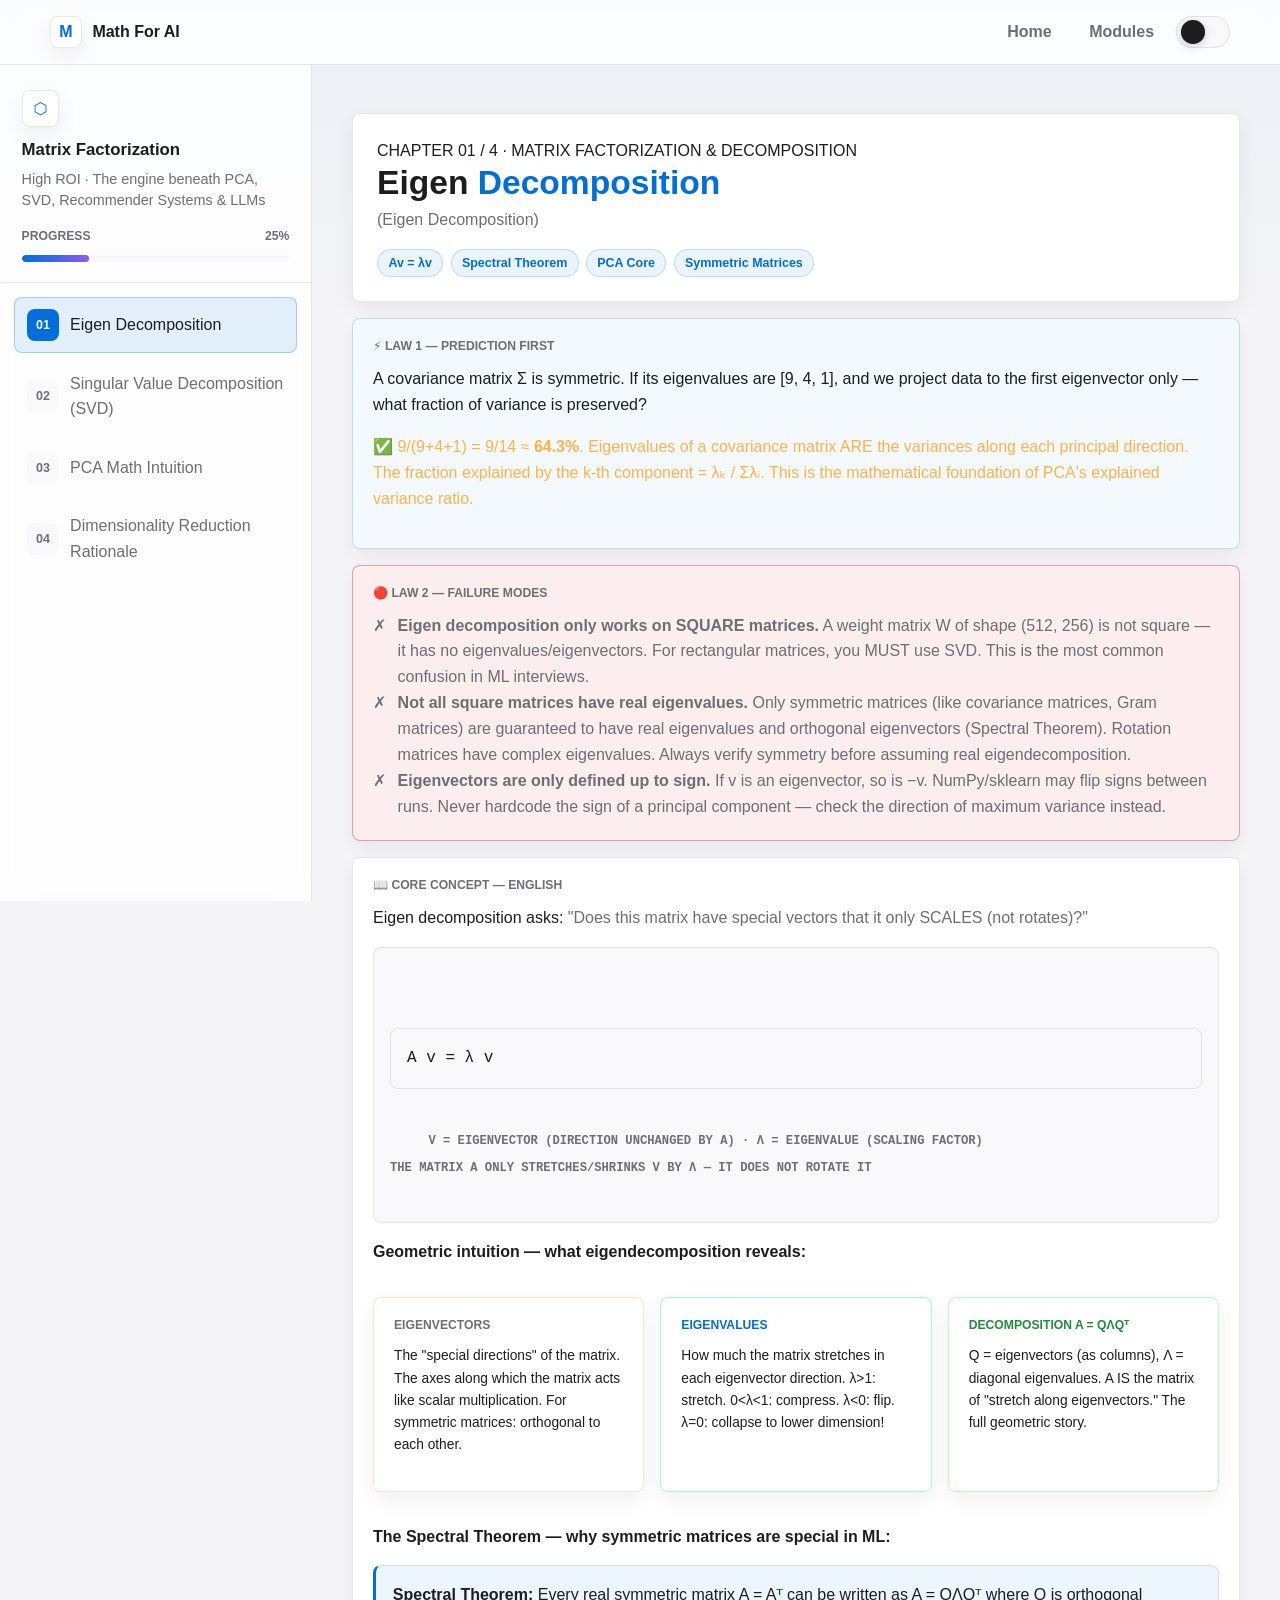
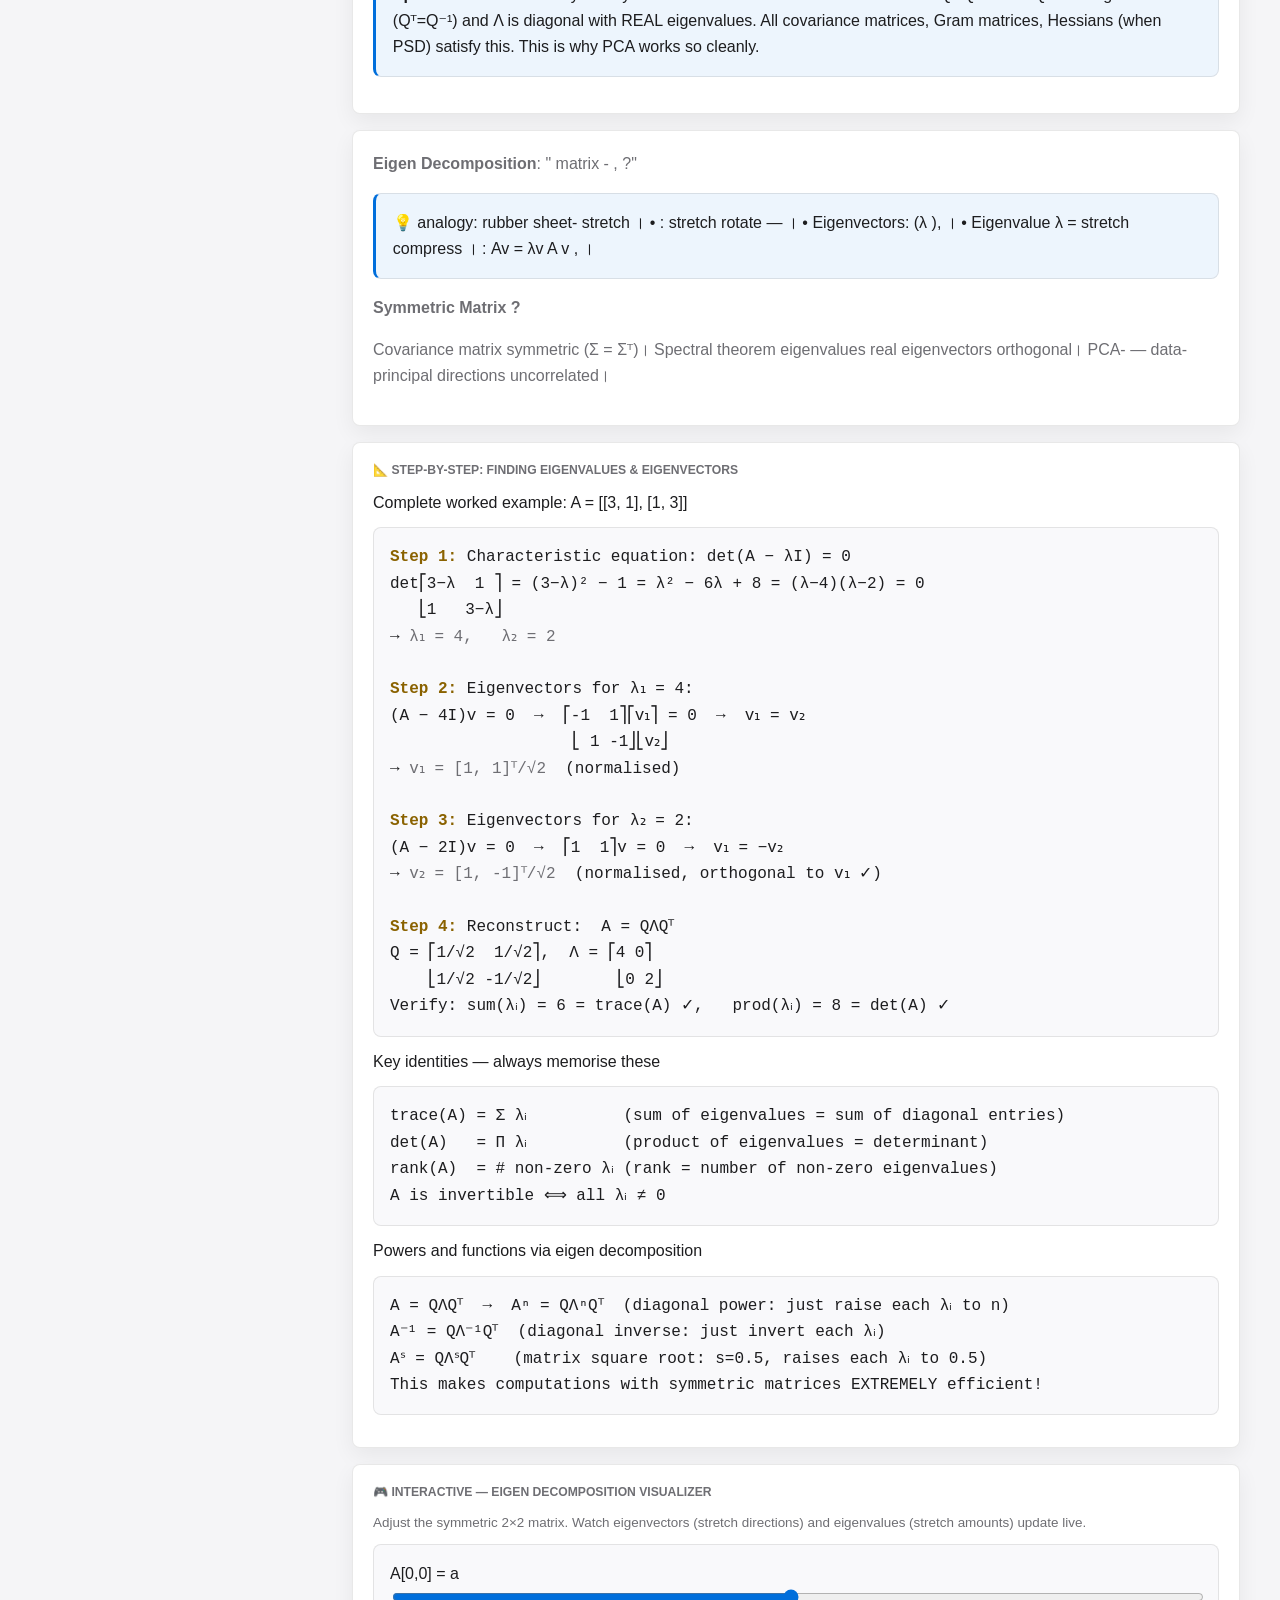
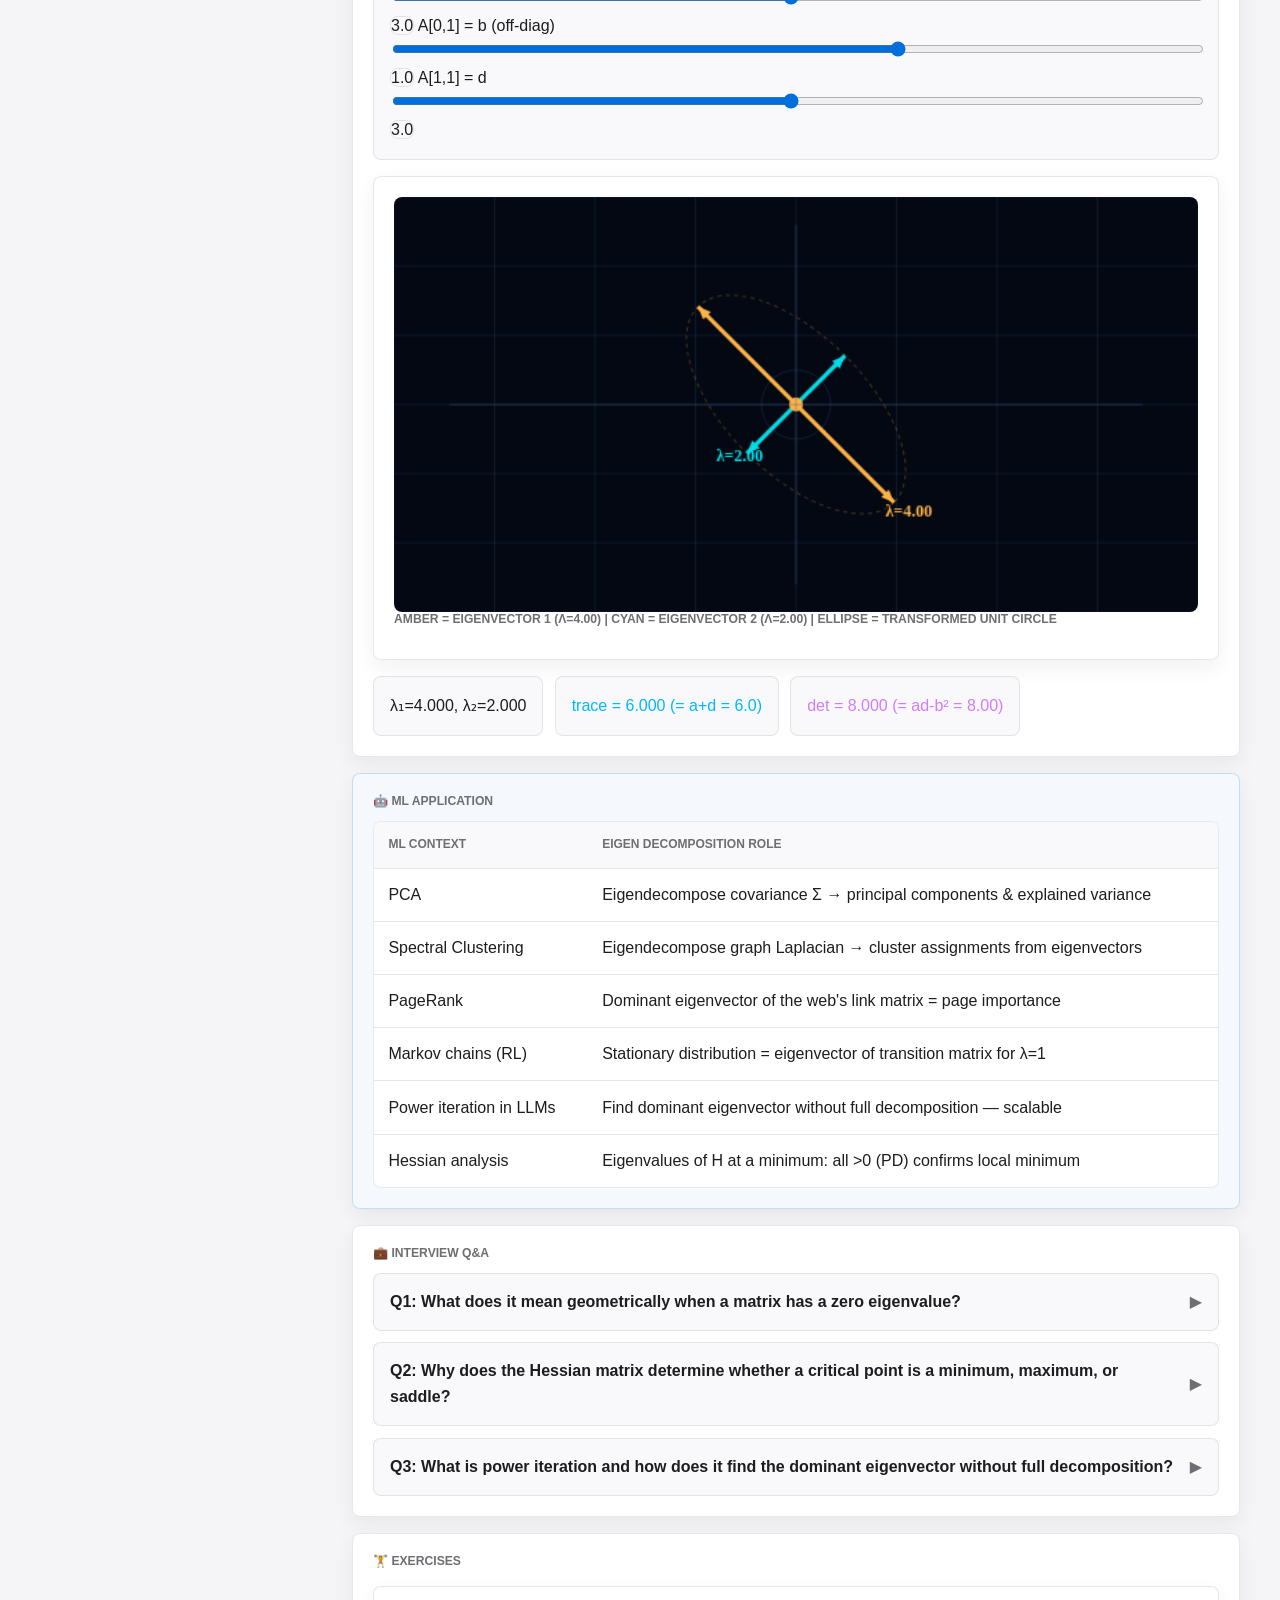
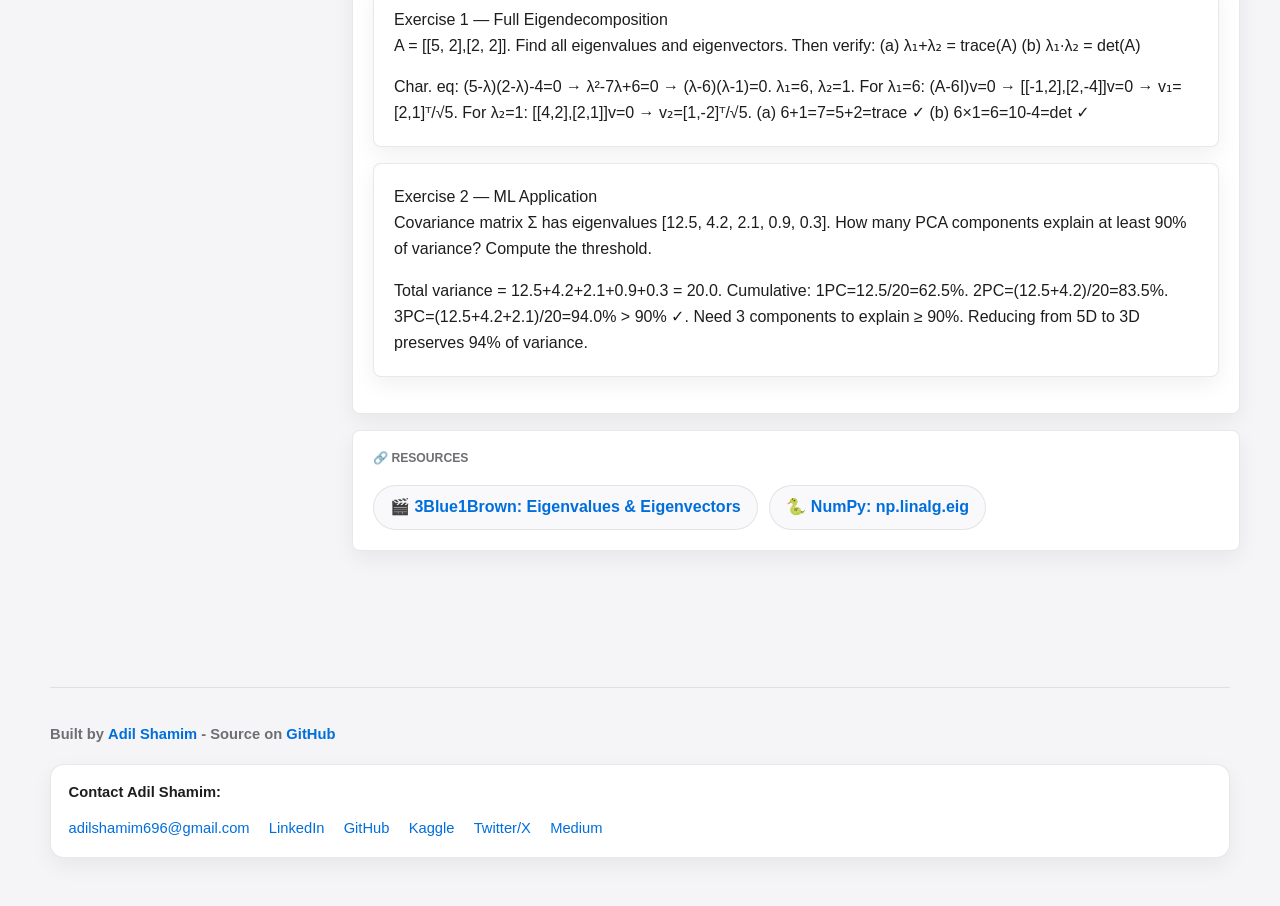
<file: matrix_factorization_ml.html>
<!DOCTYPE html>
<html lang="en">
<head>
<meta charset="UTF-8">
<meta name="viewport" content="width=device-width, initial-scale=1.0">
<title>Matrix Factorization & Decomposition</title>
<link rel="icon" type="image/svg+xml" href="favicon.svg" />
<link rel="stylesheet" href="site.css" />
</head>
<body>

<div class="mob">
  <select onchange="show(this.value)">
    <option value="0">01 — Eigen Decomposition</option>
    <option value="1">02 — Singular Value Decomposition (SVD)</option>
    <option value="2">03 — PCA Math Intuition</option>
    <option value="3">04 — Dimensionality Reduction Rationale</option>
  </select>
</div>

<div class="app">
<nav class="sb">
  <div class="s-brand">
    <div class="s-sym">⬡</div>
    <div class="s-title">Matrix Factorization</div>
    <div class="s-bn">ম্যাট্রিক্স বিভাজন ও বিশ্লেষণ</div>
    <div class="s-sub">High ROI · The engine beneath PCA, SVD, Recommender Systems & LLMs</div>
    <div class="pg-row"><span>Progress</span><span id="pp">25%</span></div>
    <div class="pg-bar"><div class="pg-fill" id="pf" style="width:25%"></div></div>
  </div>
  <div class="nav-wrap" id="nl"></div>
</nav>
<main class="main" id="mc"></main>
</div>

<script>
const NAV=["Eigen Decomposition","Singular Value Decomposition (SVD)","PCA Math Intuition","Dimensionality Reduction Rationale"];

const TOPICS=[

/* ═══════════════════════════════════════
   01  EIGEN DECOMPOSITION
═══════════════════════════════════════ */
{title:"Eigen <em>Decomposition</em>",bn:"আইগেন বিশ্লেষণ (Eigen Decomposition)",
tags:[{t:"Av = λv",c:"ta"},{t:"Spectral Theorem",c:"tc"},{t:"PCA Core",c:"tm"},{t:"Symmetric Matrices",c:"tg"}],
body:`
<div class="card law1">
  <div class="ch-hd">⚡ LAW 1 — PREDICTION FIRST</div>
  <p>A covariance matrix Σ is symmetric. If its eigenvalues are [9, 4, 1], and we project data to the first eigenvector only — what fraction of variance is preserved?</p>
  <p style="margin-top:9px;color:var(--amber)">✅ 9/(9+4+1) = 9/14 ≈ <strong>64.3%</strong>. Eigenvalues of a covariance matrix ARE the variances along each principal direction. The fraction explained by the k-th component = λₖ / Σλᵢ. This is the mathematical foundation of PCA's explained variance ratio.</p>
</div>

<div class="card law2">
  <div class="ch-hd">🔴 LAW 2 — FAILURE MODES</div>
  <div class="fi"><span class="fi-i">✗</span><span><strong>Eigen decomposition only works on SQUARE matrices.</strong> A weight matrix W of shape (512, 256) is not square — it has no eigenvalues/eigenvectors. For rectangular matrices, you MUST use SVD. This is the most common confusion in ML interviews.</span></div>
  <div class="fi"><span class="fi-i">✗</span><span><strong>Not all square matrices have real eigenvalues.</strong> Only symmetric matrices (like covariance matrices, Gram matrices) are guaranteed to have real eigenvalues and orthogonal eigenvectors (Spectral Theorem). Rotation matrices have complex eigenvalues. Always verify symmetry before assuming real eigendecomposition.</span></div>
  <div class="fi"><span class="fi-i">✗</span><span><strong>Eigenvectors are only defined up to sign.</strong> If v is an eigenvector, so is −v. NumPy/sklearn may flip signs between runs. Never hardcode the sign of a principal component — check the direction of maximum variance instead.</span></div>
</div>

<div class="card">
  <div class="ch-hd">📖 CORE CONCEPT — English</div>
  <p>Eigen decomposition asks: <span class="ha">"Does this matrix have special vectors that it only SCALES (not rotates)?"</span></p>
  <div class="big-eq">
    <span class="eq">A v = λ v</span>
    <span class="eq-sub">v = eigenvector (direction unchanged by A) · λ = eigenvalue (scaling factor)<br>The matrix A only stretches/shrinks v by λ — it does NOT rotate it</span>
  </div>

  <p style="margin-top:16px"><strong>Geometric intuition — what eigendecomposition reveals:</strong></p>
  <div class="g3">
    <div class="gbox" style="border-color:rgba(255,179,71,.35)">
      <div class="gbox-t ha">Eigenvectors</div>
      <p style="font-size:.86em">The "special directions" of the matrix. The axes along which the matrix acts like scalar multiplication. For symmetric matrices: orthogonal to each other.</p>
    </div>
    <div class="gbox" style="border-color:rgba(0,221,232,.35)">
      <div class="gbox-t hc">Eigenvalues</div>
      <p style="font-size:.86em">How much the matrix stretches in each eigenvector direction. λ>1: stretch. 0<λ<1: compress. λ<0: flip. λ=0: collapse to lower dimension!</p>
    </div>
    <div class="gbox" style="border-color:rgba(57,229,137,.35)">
      <div class="gbox-t hg">Decomposition A = QΛQᵀ</div>
      <p style="font-size:.86em">Q = eigenvectors (as columns), Λ = diagonal eigenvalues. A IS the matrix of "stretch along eigenvectors." The full geometric story.</p>
    </div>
  </div>

  <p style="margin-top:16px"><strong>The Spectral Theorem — why symmetric matrices are special in ML:</strong></p>
  <div class="call"><strong>Spectral Theorem:</strong> Every real symmetric matrix A = Aᵀ can be written as A = QΛQᵀ where Q is orthogonal (Qᵀ=Q⁻¹) and Λ is diagonal with REAL eigenvalues. All covariance matrices, Gram matrices, Hessians (when PSD) satisfy this. This is why PCA works so cleanly.</div>
</div>

<div class="card">
  <div class="ch-hd">🇧🇩 বাংলা ব্যাখ্যা</div>
  <p class="bn"><strong>Eigen Decomposition</strong> জিজ্ঞেস করে: "কোন বিশেষ দিক আছে যেদিকে এই matrix শুধু লম্বা-ছোট করে, কিন্তু ঘোরায় না?"</p>
  <div class="call-bn">💡 রাবারের শিট analogy: একটা ম্যাট্রিক্স কল্পনা করো একটা rubber sheet-কে stretch করার মতো।
• বেশিরভাগ দিক: stretch হয় এবং rotate হয় — কোণ পরিবর্তন হয়।
• Eigenvectors: এই বিশেষ দিকগুলো শুধু লম্বা বা ছোট হয় (λ দিয়ে), কিন্তু কোণ পরিবর্তন হয় না।
• Eigenvalue λ = কতটুকু stretch বা compress হবে।
সহজভাবে: Av = λv মানে A এবং v একই দিক দেখাচ্ছে, শুধু মাত্রা বদলেছে।</div>
  <p class="bn" style="margin-top:12px"><strong>Symmetric Matrix কেন বিশেষ?</strong></p>
  <p class="bn">Covariance matrix সবসময় symmetric (Σ = Σᵀ)। Spectral theorem বলে এর eigenvalues সবসময় real এবং eigenvectors পরস্পর orthogonal। এটাই PCA-কে সম্ভব করে — আমরা data-র principal directions খুঁজতে পারি যারা পরস্পর uncorrelated।</p>
</div>

<div class="card">
  <div class="ch-hd">📐 STEP-BY-STEP: FINDING EIGENVALUES & EIGENVECTORS</div>
  <div class="fl">Complete worked example: A = [[3, 1], [1, 3]]</div>
  <div class="fx"><span class="fw">Step 1:</span> Characteristic equation: det(A − λI) = 0
det⎡3−λ  1 ⎤ = (3−λ)² − 1 = λ² − 6λ + 8 = (λ−4)(λ−2) = 0
   ⎣1   3−λ⎦
→ <span class="fa">λ₁ = 4,   λ₂ = 2</span>

<span class="fw">Step 2:</span> Eigenvectors for λ₁ = 4:
(A − 4I)v = 0  →  ⎡-1  1⎤⎡v₁⎤ = 0  →  v₁ = v₂
                   ⎣ 1 -1⎦⎣v₂⎦
→ <span class="fa">v₁ = [1, 1]ᵀ/√2</span>  (normalised)

<span class="fw">Step 3:</span> Eigenvectors for λ₂ = 2:
(A − 2I)v = 0  →  ⎡1  1⎤v = 0  →  v₁ = −v₂
→ <span class="fa">v₂ = [1, -1]ᵀ/√2</span>  (normalised, orthogonal to v₁ ✓)

<span class="fw">Step 4:</span> Reconstruct:  A = QΛQᵀ
Q = ⎡1/√2  1/√2⎤,  Λ = ⎡4 0⎤
    ⎣1/√2 -1/√2⎦        ⎣0 2⎦
Verify: sum(λᵢ) = 6 = trace(A) ✓,   prod(λᵢ) = 8 = det(A) ✓</div>
  <div class="fl">Key identities — always memorise these</div>
  <div class="fx">trace(A) = Σ λᵢ          (sum of eigenvalues = sum of diagonal entries)
det(A)   = Π λᵢ          (product of eigenvalues = determinant)
rank(A)  = # non-zero λᵢ (rank = number of non-zero eigenvalues)
A is invertible ⟺ all λᵢ ≠ 0</div>
  <div class="fl">Powers and functions via eigen decomposition</div>
  <div class="fx">A = QΛQᵀ  →  Aⁿ = QΛⁿQᵀ  (diagonal power: just raise each λᵢ to n)
A⁻¹ = QΛ⁻¹Qᵀ  (diagonal inverse: just invert each λᵢ)
Aˢ = QΛˢQᵀ    (matrix square root: s=0.5, raises each λᵢ to 0.5)
This makes computations with symmetric matrices EXTREMELY efficient!</div>
</div>

<!-- INTERACTIVE EIGEN VISUALIZER -->
<div class="card">
  <div class="ch-hd">🎮 INTERACTIVE — Eigen Decomposition Visualizer</div>
  <p style="font-size:.84em;color:var(--muted);margin-bottom:10px">Adjust the symmetric 2×2 matrix. Watch eigenvectors (stretch directions) and eigenvalues (stretch amounts) update live.</p>
  <div class="ctrl">
    <label>A[0,0] = a</label>
    <input type="range" id="ea" min="1" max="60" value="30">
    <span class="cval" id="eav">3.0</span>
    <label>A[0,1] = b (off-diag)</label>
    <input type="range" id="eb" min="-40" max="40" value="10">
    <span class="cval" id="ebv">1.0</span>
    <label>A[1,1] = d</label>
    <input type="range" id="ed" min="1" max="60" value="30">
    <span class="cval" id="edv">3.0</span>
  </div>
  <div class="cw">
    <canvas id="eigen-canvas" width="580" height="300" style="width:100%;display:block"></canvas>
    <div class="clbl" id="eigen-lbl">Blue/cyan arrows = eigenvectors · length ∝ eigenvalue</div>
  </div>
  <div class="cout-row">
    <span class="cout" id="e-lam">λ₁, λ₂ = ...</span>
    <span class="cout" id="e-trace" style="color:var(--cyan)">trace = ...</span>
    <span class="cout" id="e-det" style="color:var(--magenta)">det = ...</span>
  </div>
</div>

<div class="mlb"><div class="mlb-t">🤖 ML Application</div>
<table>
  <tr><th>ML Context</th><th>Eigen Decomposition Role</th></tr>
  <tr><td>PCA</td><td>Eigendecompose covariance Σ → principal components & explained variance</td></tr>
  <tr><td>Spectral Clustering</td><td>Eigendecompose graph Laplacian → cluster assignments from eigenvectors</td></tr>
  <tr><td>PageRank</td><td>Dominant eigenvector of the web's link matrix = page importance</td></tr>
  <tr><td>Markov chains (RL)</td><td>Stationary distribution = eigenvector of transition matrix for λ=1</td></tr>
  <tr><td>Power iteration in LLMs</td><td>Find dominant eigenvector without full decomposition — scalable</td></tr>
  <tr><td>Hessian analysis</td><td>Eigenvalues of H at a minimum: all >0 (PD) confirms local minimum</td></tr>
</table></div>

<div class="card"><div class="ch-hd">💼 INTERVIEW Q&A</div>
<div class="qa"><button class="qb" onclick="tQ(this)">Q1: What does it mean geometrically when a matrix has a zero eigenvalue? <span class="qa-a">▶</span></button>
<div class="ap">A zero eigenvalue means Av = 0·v = 0 for some non-zero v. That direction v gets mapped to the zero vector — the matrix COLLAPSES data in that direction. Geometric consequences: (1) The matrix is not invertible (det = Πλᵢ = 0). (2) The column space (image) has fewer dimensions than the input space. (3) Information is permanently lost — the transform is not reversible. ML consequences: (1) The covariance matrix has a zero eigenvalue → some feature is a perfect linear combination of others (multicollinearity). (2) The matrix (XᵀX) is singular → normal equation has no unique solution. (3) For PCA: zero eigenvalue directions contribute nothing and should be dropped. Fix: regularise with εI to make all eigenvalues positive (positive definite).<div class="a-bn">বাংলায়: Zero eigenvalue মানে সেই দিকে matrix সব কিছু শূন্যতে পাঠায় — information হারায়। Matrix invertible নয়। PCA-তে এই direction বাদ দাও।</div></div></div>
<div class="qa"><button class="qb" onclick="tQ(this)">Q2: Why does the Hessian matrix determine whether a critical point is a minimum, maximum, or saddle? <span class="qa-a">▶</span></button>
<div class="ap">At a critical point (∇f = 0), the second-order Taylor expansion is f(x+δ) ≈ f(x) + ½δᵀHδ. The Hessian H is symmetric, so H = QΛQᵀ. In the eigenvector basis: ½δᵀHδ = ½Σᵢλᵢ(δᵢ')² where δᵢ' are components in eigenvector directions. All λᵢ > 0: every perturbation δ increases f → local MINIMUM (positive definite H). All λᵢ < 0: every perturbation decreases f → local MAXIMUM. Mixed signs: some directions go up, some down → SADDLE POINT. In deep learning: most critical points are saddle points (eigenvalues of H have mixed signs in high-dimensional non-convex loss landscapes). The "sharpness" of a minimum = largest eigenvalue of H at that point — sharp minima (large λ_max) generalise poorly.<div class="a-bn">বাংলায়: Hessian eigenvalues বলে critical point কোন ধরনের। সব > 0 = minimum। সব < 0 = maximum। Mixed = saddle। Deep learning-এ বেশিরভাগ critical point saddle।</div></div></div>
<div class="qa"><button class="qb" onclick="tQ(this)">Q3: What is power iteration and how does it find the dominant eigenvector without full decomposition? <span class="qa-a">▶</span></button>
<div class="ap">Power iteration computes the eigenvector corresponding to the LARGEST eigenvalue without decomposing the full matrix. Algorithm: start with random v₀; repeatedly compute vₖ₊₁ = Avₖ / ||Avₖ||. Convergence: each multiplication by A amplifies the largest-eigenvalue component. After k iterations: vₖ ≈ q₁ (dominant eigenvector) with error O((λ₂/λ₁)^k). Faster when the eigengap (λ₁−λ₂) is large. Why it matters for ML: (1) PageRank uses power iteration on billion-node web graphs (full eigendecomposition impossible). (2) Randomised SVD (used in sklearn's TruncatedSVD, LSA) uses randomised power iteration. (3) Spectral clustering on large graphs. Deflation: after finding q₁, subtract its contribution (A ← A − λ₁q₁q₁ᵀ) and repeat to find q₂, q₃, ...<div class="a-bn">বাংলায়: Power iteration = বারবার Av normalize করো। Dominant eigenvector-এর দিকে converge হয়। Billion-scale graph-এ full decomposition সম্ভব না, তাই power iteration ব্যবহার করা হয়।</div></div></div>
</div>

<div class="card"><div class="ch-hd">🏋️ EXERCISES</div>
<div class="ex"><div class="ex-t">Exercise 1 — Full Eigendecomposition</div>
<p>A = [[5, 2],[2, 2]]. Find all eigenvalues and eigenvectors. Then verify: (a) λ₁+λ₂ = trace(A) (b) λ₁·λ₂ = det(A)</p>
<div class="ex-ans">Char. eq: (5-λ)(2-λ)-4=0 → λ²-7λ+6=0 → (λ-6)(λ-1)=0. λ₁=6, λ₂=1. For λ₁=6: (A-6I)v=0 → [[-1,2],[2,-4]]v=0 → v₁=[2,1]ᵀ/√5. For λ₂=1: [[4,2],[2,1]]v=0 → v₂=[1,-2]ᵀ/√5. (a) 6+1=7=5+2=trace ✓ (b) 6×1=6=10-4=det ✓</div></div>
<div class="ex"><div class="ex-t">Exercise 2 — ML Application</div>
<p>Covariance matrix Σ has eigenvalues [12.5, 4.2, 2.1, 0.9, 0.3]. How many PCA components explain at least 90% of variance? Compute the threshold.</p>
<div class="ex-ans">Total variance = 12.5+4.2+2.1+0.9+0.3 = 20.0. Cumulative: 1PC=12.5/20=62.5%. 2PC=(12.5+4.2)/20=83.5%. 3PC=(12.5+4.2+2.1)/20=94.0% > 90% ✓. Need 3 components to explain ≥ 90%. Reducing from 5D to 3D preserves 94% of variance.</div></div>
</div>
<div class="card"><div class="ch-hd">🔗 RESOURCES</div>
<a class="rl" href="https://www.youtube.com/watch?v=PFDu9oVAE-g" target="_blank">🎬 3Blue1Brown: Eigenvalues & Eigenvectors</a>
<a class="rl" href="https://numpy.org/doc/stable/reference/generated/numpy.linalg.eig.html" target="_blank">🐍 NumPy: np.linalg.eig</a>
</div>`},

/* ═══════════════════════════════════════
   02  SVD
═══════════════════════════════════════ */
{title:"Singular Value <em>Decomposition (SVD)</em>",bn:"সিঙ্গুলার ভ্যালু বিভাজন (SVD)",
tags:[{t:"A = UΣVᵀ",c:"ta"},{t:"Any Matrix",c:"tc"},{t:"Low-Rank Approx",c:"tm"},{t:"Recommender Systems",c:"tg"}],
body:`
<div class="card law1">
  <div class="ch-hd">⚡ LAW 1 — PREDICTION FIRST</div>
  <p>A 1000×500 user-movie rating matrix has SVD with singular values [200, 150, 80, 40, 15, 3, 1, ...]. How many components capture ~95% of the "information," and what does this tell you about movie preferences?</p>
  <p style="margin-top:9px;color:var(--amber)">✅ Singular values squared ∝ variance captured. σ₁²=40000, σ₂²=22500, σ₃²=6400, σ₄²=1600... total≈70000. 3 components: (40000+22500+6400)/70000≈98.4%. Just <strong>3 dimensions</strong> explain 98% of all movie preferences! This is the mathematical explanation of why Netflix/Spotify work: human tastes are low-rank — a few genre/mood axes explain almost everything.</p>
</div>

<div class="card law2">
  <div class="ch-hd">🔴 LAW 2 — FAILURE MODES</div>
  <div class="fi"><span class="fi-i">✗</span><span><strong>SVD and Eigen decomposition are NOT the same.</strong> Eigen decomposition (A=QΛQᵀ) requires square symmetric matrices and gives one set of vectors. SVD (A=UΣVᵀ) works on ANY m×n matrix and gives TWO sets of vectors (U and V). For square symmetric positive definite A: SVD and eigen decomposition coincide (U=V=Q, Σ=Λ). Otherwise they differ fundamentally.</span></div>
  <div class="fi"><span class="fi-i">✗</span><span><strong>Truncated SVD ≠ PCA in general.</strong> PCA centres the data first (subtract mean), then does SVD. Truncated SVD on raw data ≠ PCA because it does NOT centre. sklearn's TruncatedSVD is used for sparse matrices where centering is expensive (breaks sparsity). sklearn's PCA centres by default.</span></div>
  <div class="fi"><span class="fi-i">✗</span><span><strong>Singular values are non-negative but eigenvalues can be negative.</strong> Singular values σᵢ ≥ 0 always. Eigenvalues can be negative, complex, zero. The "rank" from SVD counts non-zero σᵢ. Don't confuse them when diagnosing matrix properties.</span></div>
</div>

<div class="card">
  <div class="ch-hd">📖 SVD — The Most Important Matrix Factorization in ML</div>
  <p>SVD is the generalization of eigen decomposition to <span class="ha">ANY matrix of any shape</span>. It decomposes any m×n matrix into three interpretable parts:</p>
  <div class="big-eq">
    <span class="eq">A = U · Σ · Vᵀ</span>
    <span class="eq-sub">U (m×m): left singular vectors — "output space basis"<br>Σ (m×n): diagonal with singular values σ₁ ≥ σ₂ ≥ ... ≥ 0<br>Vᵀ (n×n): right singular vectors — "input space basis"</span>
  </div>

  <p style="margin-top:16px"><strong>Geometric interpretation — three operations:</strong></p>
  <ol class="steps">
    <li><strong>Vᵀ rotates</strong> the input (in ℝⁿ) to align with the singular value directions</li>
    <li><strong>Σ scales</strong> each dimension by its singular value (and changes dimensionality m→n)</li>
    <li><strong>U rotates</strong> back into the output space (in ℝᵐ)</li>
  </ol>

  <p style="margin-top:14px"><strong>Rank-k approximation — the most powerful use of SVD:</strong></p>
  <div class="insight">
    <div class="insight-t">🔑 Eckart–Young Theorem</div>
    <p>The best rank-k approximation of A (in Frobenius or spectral norm) is:</p>
    <div class="fx" style="margin-top:8px">Aₖ = <span class="fa">U[:, :k] · Σ[:k,:k] · Vᵀ[:k, :]</span>  = Σᵢ₌₁ᵏ σᵢ uᵢ vᵢᵀ
No other rank-k matrix is closer to A than Aₖ.
This is OPTIMAL compression — SVD gives the provably best low-rank approximation!

Approximation error: ||A − Aₖ||_F² = Σᵢ>ₖ σᵢ²   (sum of remaining singular values squared)</div>
  </div>

  <p style="margin-top:16px"><strong>SVD as a sum of rank-1 matrices:</strong></p>
  <div class="fx">A = σ₁·u₁v₁ᵀ + σ₂·u₂v₂ᵀ + σ₃·u₃v₃ᵀ + ...
Each σᵢ·uᵢvᵢᵀ is a rank-1 matrix (outer product)
σᵁ is large → this component is important (high energy)
Keep only the top-k → low-rank approximation Aₖ
This is the EXACT same idea as: "movies are combinations of genres"</div>
</div>

<div class="card">
  <div class="ch-hd">🇧🇩 বাংলা ব্যাখ্যা</div>
  <p class="bn"><strong>SVD</strong> যেকোনো ম্যাট্রিক্সকে তিনটি অংশে ভাঙে: A = U · Σ · Vᵀ</p>
  <div class="call-bn">💡 Netflix/Recommender System analogy:
User-Movie rating matrix A (১০০০ user × ৫০০ movie):
• V = movie-এর "genre axes" (action, romance, comedy...)  
• U = user-এর "genre preferences" (user কতটা action/romance পছন্দ করে)
• Σ = প্রতিটা genre কতটা important (singular values)
SVD বলে: মানুষের পছন্দ মূলত ৫-১০টা "latent factor"-এ ব্যাখ্যা করা যায়!
তাই আমরা ১০০০×৫০০ matrix-এর পরিবর্তে মাত্র ১০টা component দিয়ে কাজ চালাতে পারি।</div>
  <p class="bn" style="margin-top:12px"><strong>SVD vs Eigen Decomposition:</strong></p>
  <p class="bn">• Eigen: শুধু square symmetric matrix। একটা set of vectors (Q)।</p>
  <p class="bn">• SVD: যেকোনো m×n matrix। দুটো set of vectors (U এবং V)।</p>
  <p class="bn">• Singular values σᵢ ≥ 0 সবসময়। Eigenvalues negative হতে পারে।</p>
  <p class="bn">• Connection: σᵢ = √λᵢ(AᵀA) — SVD-র singular values হলো AᵀA-এর eigenvalues-এর বর্গমূল!</p>
</div>

<!-- INTERACTIVE SVD / RANK-K APPROXIMATION -->
<div class="card">
  <div class="ch-hd">🎮 INTERACTIVE — SVD Rank-k Image Approximation</div>
  <p style="font-size:.84em;color:var(--muted);margin-bottom:10px">Watch how a matrix (simulated as an image pattern) is reconstructed from k singular value components. The approximation quality vs compression tradeoff is the core of SVD's power.</p>
  <div class="ctrl">
    <label>Rank k (components kept)</label>
    <input type="range" id="svd-k" min="1" max="40" value="5">
    <span class="cval" id="svd-kv">5</span>
    <label>Pattern</label>
    <select id="svd-pat">
      <option value="faces">Face-like</option>
      <option value="stripes">Stripes</option>
      <option value="gradient">Gradient</option>
    </select>
  </div>
  <div class="cw">
    <canvas id="svd-canvas" width="580" height="280" style="width:100%;display:block"></canvas>
    <div class="clbl" id="svd-lbl">Left: original · Right: rank-k SVD approximation</div>
  </div>
  <div class="cout-row">
    <span class="cout" id="svd-energy">Energy captured: ...</span>
    <span class="cout" id="svd-compression" style="color:var(--cyan)">Compression ratio: ...</span>
    <span class="cout" id="svd-error" style="color:var(--rose)">Error: ...</span>
  </div>
</div>

<div class="card">
  <div class="ch-hd">📐 FORMULAS</div>
  <div class="fl">Computing SVD in Python</div>
  <div class="fx">import numpy as np

A = np.random.randn(100, 50)          # any m×n matrix
U, s, Vt = np.linalg.svd(A, full_matrices=False)  # economy SVD
# U: (100, 50), s: (50,), Vt: (50, 50)
# s contains singular values in descending order

# Rank-k approximation:
k = 10
Ak = U[:, :k] @ np.diag(s[:k]) @ Vt[:k, :]  # (100, 50)

# Or equivalently (memory-efficient):
Ak = (U[:,:k] * s[:k]) @ Vt[:k,:]

# Explained variance ratio:
explained = (s**2).cumsum() / (s**2).sum()
print(f"Top-{k} components explain {100*explained[k-1]:.1f}% of variance")</div>
  <div class="fl">Relationship to eigen decomposition</div>
  <div class="fx">If A = UΣVᵀ, then:
AᵀA = VΣᵀUᵀ · UΣVᵀ = V(ΣᵀΣ)Vᵀ   ← eigen decomp of AᵀA
AAᵀ = UΣVᵀ · VΣᵀUᵀ = U(ΣΣᵀ)Uᵀ   ← eigen decomp of AAᵀ
→ V columns = eigenvectors of AᵀA (the "Gram matrix")
→ U columns = eigenvectors of AAᵀ
→ σᵢ = √λᵢ(AᵀA) = √λᵢ(AAᵀ)   (singular values = sqrt of eigenvalues)</div>
  <div class="fl">SVD in different ML frameworks</div>
  <div class="fx"><span class="fa">Full SVD:</span>   U(m×m), Σ(m×n), Vᵀ(n×n) — complete but expensive
<span class="fa">Economy SVD:</span>  U(m×r), Σ(r×r), Vᵀ(r×n) where r=min(m,n) — standard
<span class="fa">Truncated SVD:</span> U(m×k), Σ(k×k), Vᵀ(k×n) — only top-k, very efficient
             sklearn.decomposition.TruncatedSVD → O(mnk) vs O(mn²) full
             Uses randomised algorithms (Halko et al.) for large matrices</div>
</div>

<div class="mlb"><div class="mlb-t">🤖 ML Application — SVD is Everywhere in Modern AI</div>
<table>
  <tr><th>ML System</th><th>SVD Role</th></tr>
  <tr><td>LSA / Latent Semantic Analysis</td><td>TF-IDF matrix → SVD → latent topic vectors for NLP</td></tr>
  <tr><td>Recommender Systems</td><td>User-item matrix → SVD → latent factors. Netflix Prize winner used SVD++</td></tr>
  <tr><td>Image compression</td><td>Pixel matrix → rank-k SVD. k=50 often gives visually good results at 10× compression</td></tr>
  <tr><td>LoRA (Low-Rank Adaptation)</td><td>ΔW = AB (A·B ≈ rank-k SVD of weight update). Reduces 175B params to 0.1%</td></tr>
  <tr><td>Word2Vec / GloVe analysis</td><td>PMI matrix SVD → word vectors (theoretically equivalent)</td></tr>
  <tr><td>Pseudo-inverse</td><td>A⁺ = VΣ⁺Uᵀ (replace σᵢ with 1/σᵢ for non-zero) → least-squares solutions</td></tr>
  <tr><td>Numerical stability</td><td>Condition number = σ_max/σ_min → large = ill-conditioned matrix (training instability)</td></tr>
</table></div>

<div class="card"><div class="ch-hd">💼 INTERVIEW Q&A</div>
<div class="qa"><button class="qb" onclick="tQ(this)">Q1: LoRA uses low-rank matrices. How does SVD justify why this works for fine-tuning LLMs? <span class="qa-a">▶</span></button>
<div class="ap">LoRA insight: during fine-tuning, the weight change ΔW = W_finetuned − W_pretrained has intrinsically low rank. Empirically, when ΔW is computed for tasks like sentiment analysis or code generation, applying SVD shows that most singular values are near-zero — the update lives in a low-dimensional subspace. LoRA parameterises: ΔW = BA where B∈ℝᵐˣʳ, A∈ℝʳˣⁿ (r≪min(m,n)). This is equivalent to constraining ΔW to be rank-r. Why it works: the pretrained model already captures general language understanding. Fine-tuning on a specific task only needs to adjust a few "directions" in weight space (the low-rank subspace relevant to that task). SVD of observed ΔW empirically confirms r=8 to r=64 captures most task adaptation information. This is the Eckart–Young theorem in practice: the best rank-r approximation to ΔW is exactly what LoRA parameterises.<div class="a-bn">বাংলায়: Fine-tuning-এ weight change ΔW inherently low-rank — SVD করলে দেখা যায় বেশিরভাগ singular value ≈ 0। LoRA এই insight use করে BA (low-rank) দিয়ে ΔW approximate করে।</div></div></div>
<div class="qa"><button class="qb" onclick="tQ(this)">Q2: What is the condition number of a matrix and why does it matter for ML training stability? <span class="qa-a">▶</span></button>
<div class="ap">Condition number κ(A) = σ_max / σ_min (ratio of largest to smallest singular value). Geometric meaning: how much does A distort distances? A circle (isotropic) → low condition number. A very elongated ellipse → high condition number. For ML: (1) In linear regression: large condition number of (XᵀX) means the normal equation (XᵀX)⁻¹Xᵀy is numerically unstable — small noise in y causes large changes in θ. (2) For gradient descent: the loss landscape's curvature ratio ≈ condition number of Hessian. High condition number → very different learning rates needed in different directions → slow convergence (why we use Adam: it adaptively adjusts lr per parameter direction). (3) Batch normalisation, layer normalisation, and weight initialisation all aim to keep condition numbers well-behaved. Rule of thumb: κ > 10⁶ → numerically dangerous without regularisation.<div class="a-bn">বাংলায়: Condition number = σ_max/σ_min। বড় মানে = ill-conditioned = training unstable। BatchNorm, weight init, Adam সব এটা control করতে সাহায্য করে।</div></div></div>
<div class="qa"><button class="qb" onclick="tQ(this)">Q3: How is SVD used to compute the pseudo-inverse, and when is this needed in ML? <span class="qa-a">▶</span></button>
<div class="ap">Moore-Penrose pseudo-inverse A⁺: given A = UΣVᵀ, define A⁺ = VΣ⁺Uᵀ where Σ⁺ replaces each non-zero σᵢ with 1/σᵢ (zero singular values stay zero). Properties: A⁺ gives the minimum-norm least-squares solution to Ax=b: x = A⁺b. When needed in ML: (1) Underdetermined systems (more parameters than equations): the pseudo-inverse gives the minimum-norm solution among all solutions. (2) Overdetermined systems (more equations than unknowns): gives least-squares solution even without unique solution. (3) Rank-deficient feature matrices: normal equation (XᵀX)⁻¹ doesn't exist → use np.linalg.lstsq which internally uses SVD-based pseudo-inverse. (4) Neural tangent kernel computations, optimal linear probing of features.<div class="a-bn">বাংলায়: Pseudo-inverse A⁺ = VΣ⁺Uᵀ। Non-invertible matrix-এর জন্য least-squares solution দেয়। sklearn.linear_model.Ridge এবং np.linalg.lstsq internally এটা ব্যবহার করে।</div></div></div>
</div>

<div class="card"><div class="ch-hd">🏋️ EXERCISES</div>
<div class="ex"><div class="ex-t">Exercise 1 — SVD Energy</div>
<p>A matrix has singular values [10, 6, 3, 1, 0.5]. (a) What rank-k approximation captures ≥95% of the Frobenius norm energy? (b) What is the compression ratio if A is 100×50?</p>
<div class="ex-ans">(a) σᵢ² = [100, 36, 9, 1, 0.25]. Total = 146.25. k=1: 68.4%. k=2: 93.1%. k=3: (100+36+9)/146.25 = 99.2% > 95%. Need rank-3 approximation. (b) Original: 100×50 = 5000 values. Rank-3: U[:,3] + diag(3) + Vt[3,:] = 100×3 + 3 + 3×50 = 300+3+150 = 453 values. Compression: 5000/453 ≈ 11× compression.</div></div>
<div class="ex"><div class="ex-t">Exercise 2 — LoRA Calculation</div>
<p>A weight matrix W has shape (4096, 4096) = 16.7M parameters. LoRA uses rank r=8. How many parameters does LoRA add (B and A matrices)? What is the parameter reduction ratio?</p>
<div class="ex-ans">B: 4096×8 = 32,768. A: 8×4096 = 32,768. Total LoRA params = 65,536. Reduction: 65,536 / 16,777,216 = 0.39% of original. LoRA fine-tunes with <0.4% of weight parameters! Typical LLM: ~1% LoRA params total across all layers.</div></div>
</div>
<div class="card"><div class="ch-hd">🔗 RESOURCES</div>
<a class="rl" href="https://www.youtube.com/watch?v=nbBvuuNVfco" target="_blank">🎬 3Blue1Brown: SVD Visualized</a>
<a class="rl" href="https://arxiv.org/abs/2106.09685" target="_blank">📄 LoRA Paper (Hu et al. 2021)</a>
<a class="rl" href="https://scikit-learn.org/stable/modules/decomposition.html" target="_blank">📘 sklearn: Matrix Decomposition</a>
</div>`},

/* ═══════════════════════════════════════
   03  PCA MATH INTUITION
═══════════════════════════════════════ */
{title:"PCA Math <em>Intuition</em>",bn:"PCA-এর গাণিতিক অন্তর্দৃষ্টি",
tags:[{t:"Maximum Variance",c:"ta"},{t:"Covariance → Eigen",c:"tc"},{t:"Projection",c:"tm"},{t:"Reconstruction",c:"tg"}],
body:`
<div class="card law1">
  <div class="ch-hd">⚡ LAW 1 — PREDICTION FIRST</div>
  <p>You run PCA on a dataset. The first principal component explains 85% of variance. A colleague suggests: "Just use the original feature with the highest variance instead." Will that always give the same result? Why or why not?</p>
  <p style="margin-top:9px;color:var(--amber)">✅ <strong>No — almost never the same.</strong> The first PC is a LINEAR COMBINATION of ALL features, chosen to maximise variance WHILE being a unit vector. A single feature might explain 40% of total variance, but the PC1 that combines multiple correlated features can explain 85%. PCA finds the direction in feature space with maximum projected variance — this direction crosses multiple feature axes when features are correlated. Single features cannot capture cross-feature variance patterns.</p>
</div>

<div class="card law2">
  <div class="ch-hd">🔴 LAW 2 — FAILURE MODES</div>
  <div class="fi"><span class="fi-i">✗</span><span><strong>Not centering data before PCA.</strong> PCA must operate on zero-mean data. Without centering, the first PC points toward the data cloud's mean, not the direction of maximum variance. Always subtract the mean first. This is the difference between PCA and Truncated SVD.</span></div>
  <div class="fi"><span class="fi-i">✗</span><span><strong>Not scaling features before PCA.</strong> PCA maximises variance. Features with large scales (e.g., income in dollars vs age in years) dominate. Always StandardScaler before PCA unless your features are already on the same scale and you specifically want to weight by variance magnitude.</span></div>
  <div class="fi"><span class="fi-i">✗</span><span><strong>PCA components are not interpretable.</strong> PC1, PC2 are linear combinations of original features — they have no natural meaning. "Patients with high PC1" doesn't tell you what's clinically different about them. For interpretable dimensionality reduction, use techniques like sparse PCA, NMF, or just select original features.</span></div>
</div>

<div class="card">
  <div class="ch-hd">📖 PCA — THE COMPLETE MATHEMATICAL STORY</div>
  <p>PCA finds the <span class="ha">orthogonal directions of maximum variance</span> in data. Here is the full derivation from first principles:</p>

  <div class="insight">
    <div class="insight-t">🔑 Derivation: Why PC1 = eigenvector of covariance matrix?</div>
    <ol class="steps">
      <li><strong>Goal:</strong> Find unit vector w that maximises Var(wᵀX) = wᵀΣw, subject to ||w||=1</li>
      <li><strong>Lagrangian:</strong> L = wᵀΣw − λ(wᵀw − 1). Set ∂L/∂w = 0</li>
      <li><strong>Result:</strong> 2Σw − 2λw = 0 → <span style="color:var(--amber)">Σw = λw</span> — this IS the eigenvalue equation!</li>
      <li><strong>Conclusion:</strong> PC1 = eigenvector of Σ with largest eigenvalue λ₁. The variance captured = λ₁.</li>
      <li><strong>PC2, PC3, ...:</strong> Repeat after removing PC1's contribution. Each subsequent PC = next eigenvector (orthogonal to previous).</li>
    </ol>
  </div>

  <p style="margin-top:16px"><strong>PCA = Eigendecomposition = SVD — three equivalent views:</strong></p>
  <div class="fx"><span class="fa">Method 1 (Covariance):</span>
  Σ = (1/(n-1)) X̃ᵀX̃   (X̃ = centred data)
  PCs = eigenvectors of Σ,  variances = eigenvalues

<span class="fa">Method 2 (SVD of centred data):</span>
  X̃ = UΣVᵀ
  PCs = columns of V (right singular vectors of X̃)
  Projected data = U·Σ = X̃·V
  Singular values σᵢ related to eigenvalues: λᵢ = σᵢ²/(n-1)

<span class="fa">Method 3 (Gram matrix):</span>
  K = X̃X̃ᵀ/(n-1)    (n×n kernel matrix)
  PCA scores = eigenvectors of K scaled by √λ
  Kernel PCA generalises this!</div>

  <p style="margin-top:14px"><strong>The full PCA algorithm:</strong></p>
  <div class="fx">1. Centre: X̃ = X − mean(X, axis=0)        [required!]
2. [Optional] Scale: X̃ /= std(X̃, axis=0)   [if features on different scales]
3. Covariance: Σ = X̃ᵀX̃ / (n−1)
4. Eigendecomp: Σ = QΛQᵀ  (sort by λ descending)
5. Choose k: Σᵢ₌₁ᵏ λᵢ / Σᵢ λᵢ ≥ threshold (e.g., 95%)
6. Project: Z = X̃ · Q[:, :k]               [n × k matrix of scores]
7. Reconstruct: X̃_approx = Z · Q[:, :k]ᵀ  [n × d, low-rank reconstruction]</div>
</div>

<div class="card">
  <div class="ch-hd">🇧🇩 বাংলা ব্যাখ্যা — Step by Step</div>
  <p class="bn"><strong>PCA কী করে?</strong> Data-র মধ্যে সর্বোচ্চ variance-এর orthogonal দিকগুলো খুঁজে বের করে।</p>
  <div class="call-bn">💡 সহজ analogy: তোমার সামনে একটা ছায়া আছে। তুমি বিভিন্ন কোণ থেকে আলো ফেললে ছায়ার আকার পরিবর্তন হয়। PCA সেই কোণ খোঁজে যেখানে ছায়া সবচেয়ে বড় (সর্বোচ্চ variance)। এই কোণের দিকটাই PC1। তারপর PC1-এর লম্ব দিকে সবচেয়ে বড় ছায়া = PC2। এভাবে চলতে থাকে।</div>
  <p class="bn" style="margin-top:12px"><strong>কেন eigenvector?</strong></p>
  <p class="bn">আমরা একটা unit vector w খুঁজি যেদিকে projected data-র variance সর্বোচ্চ। গাণিতিকভাবে solve করলে পাওয়া যায়: Σw = λw — এটাই covariance matrix-এর eigenvalue equation! সুতরাং PC1 = largest eigenvalue-এর eigenvector।</p>
  <p class="bn" style="margin-top:8px"><strong>Variance Explained = Eigenvalue:</strong></p>
  <p class="bn">PC1-এর explained variance = λ₁। Total variance = Σλᵢ = trace(Σ)। তাই PC1 explains λ₁/Σλᵢ × ১০০% variance।</p>
</div>

<!-- INTERACTIVE PCA VISUALIZER -->
<div class="card">
  <div class="ch-hd">🎮 INTERACTIVE — PCA Live Explorer</div>
  <p style="font-size:.84em;color:var(--muted);margin-bottom:10px">Adjust data correlation and see PC directions, explained variance, and projection onto PC1.</p>
  <div class="ctrl">
    <label>Data correlation ρ</label>
    <input type="range" id="pca-rho" min="-95" max="95" value="75">
    <span class="cval" id="pca-rhov">0.75</span>
    <label>σ₁ (x-spread)</label>
    <input type="range" id="pca-s1" min="5" max="40" value="20">
    <span class="cval" id="pca-s1v">2.0</span>
    <label>σ₂ (y-spread)</label>
    <input type="range" id="pca-s2" min="5" max="40" value="12">
    <span class="cval" id="pca-s2v">1.2</span>
  </div>
  <div class="cw">
    <canvas id="pca-canvas" width="580" height="300" style="width:100%;display:block"></canvas>
    <div class="clbl" id="pca-lbl">Points with PC1 projection lines · Amber = PC1 (max variance) · Cyan = PC2</div>
  </div>
  <div class="cout-row">
    <span class="cout" id="pca-ev1">PC1 explains: ...</span>
    <span class="cout" id="pca-ev2" style="color:var(--cyan)">PC2 explains: ...</span>
    <span class="cout" id="pca-total" style="color:var(--green)">Total variance: ...</span>
  </div>
</div>

<div class="card">
  <div class="ch-hd">📐 RECONSTRUCTION & COMPRESSION</div>
  <div class="fl">Projection and reconstruction</div>
  <div class="fx">Projection (d-dim → k-dim): Z = X̃ · W       (W = top-k eigenvectors, d×k)
Reconstruction (k-dim → d-dim): X̃_rec = Z · Wᵀ

Reconstruction error = ||X̃ − X̃_rec||²_F = Σᵢ>ₖ λᵢ  (sum of dropped eigenvalues)
→ Choosing k to minimize this error is equivalent to choosing k by explained variance!</div>
  <div class="fl">Information loss when projecting to k dimensions</div>
  <div class="fx">Information preserved = Σᵢ₌₁ᵏ λᵢ / Σᵢ λᵢ  (explained variance ratio)
Information lost = 1 - explained_variance_ratio

sklearn:
pca = PCA(n_components=k)
Z = pca.fit_transform(X)                    # project to k-dim
X_reconstructed = pca.inverse_transform(Z)  # back to d-dim (with loss)
print(pca.explained_variance_ratio_)         # per-component variance
print(pca.explained_variance_ratio_.cumsum())# cumulative</div>
  <div class="fl">Kernel PCA — nonlinear extension</div>
  <div class="fx">Standard PCA: linear projection only (can't capture nonlinear structure)
Kernel PCA: replace X̃X̃ᵀ with kernel matrix K where K[i,j] = k(xᵢ,xⱼ)
  k(x,y) = xᵀy           → equivalent to linear PCA
  k(x,y) = (1+xᵀy)ᵈ      → polynomial PCA
  k(x,y) = exp(-||x-y||²/2σ²)  → RBF/Gaussian PCA (captures circular clusters)
→ Eigendecompose K instead of Σ → nonlinear principal directions!</div>
</div>

<div class="mlb"><div class="mlb-t">🤖 ML Application — When to Use PCA</div>
<table>
  <tr><th>Situation</th><th>Use PCA?</th><th>Why</th></tr>
  <tr><td>KNN on 500 features</td><td>✅ Yes</td><td>Curse of dimensionality — reduce to ~30D first</td></tr>
  <tr><td>Neural network with 10K features</td><td>❌ Usually no</td><td>Network learns its own feature combination (more powerful)</td></tr>
  <tr><td>Visualisation (t-SNE input)</td><td>✅ Yes (to ~50D)</td><td>t-SNE is slow at high-D; PCA→50D first is standard</td></tr>
  <tr><td>Correlated features in linear model</td><td>✅ Yes</td><td>PCA removes multicollinearity → stable coefficients</td></tr>
  <tr><td>Sparse data (text, TF-IDF)</td><td>TruncatedSVD</td><td>Centering breaks sparsity — use TruncatedSVD instead</td></tr>
  <tr><td>Anomaly detection</td><td>✅ Yes</td><td>Reconstruct via PCA → high reconstruction error = anomaly</td></tr>
</table></div>

<div class="card"><div class="ch-hd">💼 INTERVIEW Q&A</div>
<div class="qa"><button class="qb" onclick="tQ(this)">Q1: Can PCA be used as a denoising technique? How and when? <span class="qa-a">▶</span></button>
<div class="ap">Yes — PCA denoising: (1) Project data to top-k PC subspace. (2) Reconstruct back to original space. Assumption: true signal lies in the high-variance (high-eigenvalue) subspace; noise is spread uniformly across all dimensions. The reconstruction discards the low-variance PCs which are noise-dominated. Effectiveness: works well when signal-to-noise ratio is high and signal has low intrinsic dimensionality (e.g., images of objects against uniform backgrounds). Limitations: if signal and noise have overlapping directions (both high-variance), PCA can't separate them. Better alternatives: autoencoders (learn nonlinear signal manifold), denoising diffusion. Classic application: "eigenfaces" — reconstruct face images in top-50 PC space to remove noise and lighting variations.<div class="a-bn">বাংলায়: PCA denoising = top-k PC-তে project করো, reconstruct করো। Low-variance direction-এ থাকা noise বাদ পড়ে। Image denoising-এ eigenfaces এই পদ্ধতি ব্যবহার করে।</div></div></div>
<div class="qa"><button class="qb" onclick="tQ(this)">Q2: What happens to PCA when features are perfectly correlated? What does this imply mathematically? <span class="qa-a">▶</span></button>
<div class="ap">If feature X₂ = c·X₁ (perfect correlation), the covariance matrix Σ is rank-deficient — it has a zero eigenvalue. Geometrically: the data lies on a 1D line (or lower-dimensional hyperplane) in the 2D feature space. The zero eigenvalue tells us the second PC direction has zero variance — the data has zero spread in that direction. PCA will find: PC1 = the line direction (high variance), PC2 = perpendicular direction (zero variance). Implications: (1) The covariance matrix is singular (not invertible). (2) Only 1 PC is needed to represent all data with zero reconstruction error. (3) Multicollinearity in linear regression is exactly this problem — add regularisation or use PCA to remove the zero-eigenvalue dimension. In deep learning: perfectly redundant features are automatically handled by the network (it can set one weight to zero), but cause issues for classical ML.<div class="a-bn">বাংলায়: Perfect correlation → covariance matrix singular (zero eigenvalue) → data 1D subspace-এ → 1টা PC-ই যথেষ্ট। Multicollinearity এই exact problem।</div></div></div>
</div>

<div class="card"><div class="ch-hd">🏋️ EXERCISES</div>
<div class="ex"><div class="ex-t">Exercise — PCA by Hand</div>
<p>Data (centred): X = [[-1,-1],[0,0],[1,1],[2,2],[-2,-2]]. (a) Compute covariance matrix Σ. (b) Find eigenvalues. (c) What does this tell you about the dimensionality of this data?</p>
<div class="ex-ans">(a) n=5. Σ = XᵀX/(n-1) = [[-1,0,1,2,-2]·[-1,0,1,2,-2]]/4 = [[1+0+1+4+4]/4, same]/4... X[:,0]=X[:,1]=[-1,0,1,2,-2]. Σ[0,0]=Σ[1,1]=(1+0+1+4+4)/4=2.5. Σ[0,1]=(1+0+1+4+4)/4=2.5. Σ=[[2.5,2.5],[2.5,2.5]]. (b) det(Σ-λI)=0: (2.5-λ)²-6.25=0. λ²-5λ=0. λ(λ-5)=0. λ₁=5, λ₂=0. (c) Zero eigenvalue → data is perfectly 1-dimensional! All points lie on the line x₁=x₂. One PC captures 100% of variance. This is a rank-1 dataset.</div></div>
</div>
<div class="card"><div class="ch-hd">🔗 RESOURCES</div>
<a class="rl" href="https://www.youtube.com/watch?v=FgakZw6K1QQ" target="_blank">🎬 StatQuest: PCA Step-by-Step</a>
<a class="rl" href="https://setosa.io/ev/principal-component-analysis/" target="_blank">🎯 Setosa: Interactive PCA</a>
</div>`},

/* ═══════════════════════════════════════
   04  DIMENSIONALITY REDUCTION
═══════════════════════════════════════ */
{title:"Dimensionality Reduction <em>Rationale</em>",bn:"মাত্রা হ্রাসের যৌক্তিকতা",
tags:[{t:"Manifold Hypothesis",c:"ta"},{t:"PCA vs t-SNE vs UMAP",c:"tc"},{t:"Intrinsic Dim",c:"tm"},{t:"When to Reduce",c:"tg"}],
body:`
<div class="card law1">
  <div class="ch-hd">⚡ LAW 1 — PREDICTION FIRST</div>
  <p>You have images of faces (128×128 = 16,384 pixels per image). PCA reveals that 95% of variance is explained by the top 150 components. What does this tell you about the intrinsic structure of face space — and why can a GAN generate realistic faces from just 100-200 dimensional latent vectors?</p>
  <p style="margin-top:9px;color:var(--amber)">✅ The intrinsic dimensionality of face space is ~100-200, not 16,384. All "natural face images" lie on a low-dimensional manifold within pixel space — tiny changes in identity, expression, lighting, pose span this manifold. The 16,384−150 = 16,234 remaining PCA directions are mostly noise/background variation. A GAN learns to model this manifold directly, generating all face images by traversing the 100-200D latent space. This is the <strong>Manifold Hypothesis</strong> — the foundation of all deep generative modelling.</p>
</div>

<div class="card law2">
  <div class="ch-hd">🔴 LAW 2 — FAILURE MODES</div>
  <div class="fi"><span class="fi-i">✗</span><span><strong>Using t-SNE for anything other than visualisation.</strong> t-SNE is NOT a preprocessing step for ML models. t-SNE coordinates are NOT preserved between runs (different initialisations), are NOT linear, and do NOT preserve global structure. Never train classifiers on t-SNE output. Use PCA/UMAP for actual dimensionality reduction.</span></div>
  <div class="fi"><span class="fi-i">✗</span><span><strong>Thinking dimensionality reduction always improves model performance.</strong> Neural networks with regularisation can handle high-D input directly — dimensionality reduction may discard discriminative information. PCA for NN preprocessing is often counterproductive. Use for traditional ML (KNN, k-means, SVM), not for deep learning (usually).</span></div>
  <div class="fi"><span class="fi-i">✗</span><span><strong>Using PCA when the manifold is non-linear.</strong> PCA finds linear subspaces only. If data lies on a curved manifold (Swiss roll, face space), PCA may need hundreds of components while UMAP/t-SNE needs 2. When the explained variance curve (scree plot) is flat, PCA is failing — the variance is spread across many linear directions because the true structure is non-linear.</span></div>
</div>

<div class="card">
  <div class="ch-hd">📖 WHY DIMENSIONALITY REDUCTION WORKS — The Theory</div>
  <p>High-dimensional data in ML almost always exhibits <span class="ha">intrinsic low dimensionality</span>. This is not an accident — it is a consequence of the physical world.</p>

  <div class="call"><strong>The Manifold Hypothesis:</strong> High-dimensional real-world data (images, text, audio) concentrates near a low-dimensional smooth manifold embedded in the high-dimensional space. The ambient dimension (e.g., 16,384 pixels) is irrelevant; the intrinsic dimension (e.g., 150 face factors) is what matters.</div>

  <p style="margin-top:16px"><strong>Why high-D data is low-rank — a thought experiment:</strong></p>
  <div class="g2">
    <div class="gbox" style="border-color:rgba(255,179,71,.35)">
      <div class="gbox-t ha">Images of Faces</div>
      <p style="font-size:.86em">Degrees of freedom: identity (≈50D), expression (≈20D), pose (3D), lighting (≈10D), age (1D)... Total: ~100D actual variation. Ambient: 16,384D (128² pixels). PCA top-150 covers 95% variance.</p>
    </div>
    <div class="gbox" style="border-color:rgba(0,221,232,.35)">
      <div class="gbox-t hc">Natural Language</div>
      <p style="font-size:.86em">All valid English sentences occupy a tiny corner of the space of all possible token sequences. BERT 768D embeddings actually use ~30-100 intrinsic dimensions (evidenced by LoRA r=8 working). Language has deep low-rank structure.</p>
    </div>
  </div>

  <p style="margin-top:16px"><strong>The complete comparison of dimensionality reduction methods:</strong></p>
  <table>
    <tr><th>Method</th><th>Type</th><th>Preserves</th><th>Scalable</th><th>Use For</th></tr>
    <tr><td><span class="ha">PCA</span></td><td>Linear</td><td>Global variance (covariance)</td><td>✅ Yes</td><td>ML preprocessing, denoising, visualisation</td></tr>
    <tr><td><span class="hc">Truncated SVD</span></td><td>Linear</td><td>Global variance (sparse-friendly)</td><td>✅ Yes</td><td>Sparse data (text), LSA</td></tr>
    <tr><td><span class="hm">t-SNE</span></td><td>Non-linear</td><td>Local neighbourhood</td><td>❌ O(n²)</td><td>Visualisation ONLY</td></tr>
    <tr><td><span class="hg">UMAP</span></td><td>Non-linear</td><td>Local + some global</td><td>✅ O(n)</td><td>Visualisation & preprocessing</td></tr>
    <tr><td><span class="hv">Autoencoder</span></td><td>Non-linear</td><td>Task-relevant structure</td><td>✅ Yes</td><td>Representation learning, generation</td></tr>
    <tr><td><span class="hsk">Kernel PCA</span></td><td>Non-linear</td><td>Kernel-defined structure</td><td>❌ O(n²)</td><td>Small datasets, nonlinear PCA</td></tr>
    <tr><td><span class="hl">NMF</span></td><td>Linear+</td><td>Non-negative parts</td><td>✅ Yes</td><td>Topic models, image decomposition</td></tr>
  </table>
</div>

<div class="card">
  <div class="ch-hd">🇧🇩 বাংলা ব্যাখ্যা</div>
  <p class="bn"><strong>Dimensionality Reduction কেন কাজ করে?</strong> কারণ বাস্তব data সবসময় high-dimensional space-এর ক্ষুদ্র একটা corner-এ থাকে।</p>
  <div class="call-bn">💡 Manifold Hypothesis:
১৬,৩৮৪ pixel-এর ছবি theoretically যেকোনো random pixel pattern হতে পারে।
কিন্তু "face image" হতে হলে সেই random space-এর অতি ক্ষুদ্র অংশে থাকতে হবে।
এই ক্ষুদ্র অংশটাই হলো face manifold — মাত্র ~১৫০ dimension-এর।
Face-এর: expression (খুশি-দুখী), pose (বাম-ডান), lighting (উজ্জ্বল-অন্ধকার) ইত্যাদি।
GAN এই manifold শেখে → ১০০D noise থেকে realistic face generate করে!</div>
  <p class="bn" style="margin-top:12px"><strong>কোন পদ্ধতি কখন?</strong></p>
  <p class="bn">• <strong>PCA:</strong> Linear data। Quick preprocessing। KNN-এর আগে। Feature correlation আছে।</p>
  <p class="bn">• <strong>UMAP:</strong> Non-linear structure। Visualisation + preprocessing। Large dataset।</p>
  <p class="bn">• <strong>t-SNE:</strong> শুধু visualisation! ML model training-এ ব্যবহার করো না।</p>
  <p class="bn">• <strong>Autoencoder:</strong> Task-specific representation। Neural network bottleneck। Generation।</p>
  <p class="bn">• <strong>LoRA/Low-rank:</strong> LLM fine-tuning। Weight matrix-এর low-rank structure exploit।</p>
</div>

<!-- INTERACTIVE DIMENSIONALITY REDUCTION RATIONALE -->
<div class="card">
  <div class="ch-hd">🎮 INTERACTIVE — Explained Variance (Scree Plot)</div>
  <p style="font-size:.84em;color:var(--muted);margin-bottom:10px">Explore how singular values decay — the "elbow" in the scree plot tells you the intrinsic dimensionality of data.</p>
  <div class="ctrl">
    <label>Intrinsic dimension d*</label>
    <input type="range" id="scree-d" min="1" max="20" value="5">
    <span class="cval" id="scree-dv">5</span>
    <label>Noise level ε</label>
    <input type="range" id="scree-e" min="1" max="50" value="15">
    <span class="cval" id="scree-ev">0.15</span>
    <label>Total components D</label>
    <input type="range" id="scree-D" min="5" max="40" value="20">
    <span class="cval" id="scree-Dv">20</span>
  </div>
  <div class="cw">
    <canvas id="scree-canvas" width="580" height="280" style="width:100%;display:block"></canvas>
    <div class="clbl" id="scree-lbl">Scree plot (singular values) and cumulative explained variance</div>
  </div>
  <div class="cout-row">
    <span class="cout" id="scree-90">k for 90%: ...</span>
    <span class="cout" id="scree-95" style="color:var(--cyan)">k for 95%: ...</span>
    <span class="cout" id="scree-elbow" style="color:var(--magenta)">Elbow at: ...</span>
  </div>
</div>

<div class="card">
  <div class="ch-hd">📐 CHOOSING THE RIGHT NUMBER OF COMPONENTS</div>
  <div class="fl">Methods for choosing k</div>
  <div class="fx"><span class="fa">Method 1: Explained variance threshold</span>
k = min{k : Σᵢ₌₁ᵏ λᵢ / Σᵢ λᵢ ≥ 0.95}  (keep 95% of variance)

<span class="fa">Method 2: Elbow / scree plot</span>
Plot singular values vs index; find the "elbow" where drop slows
Visual: sharp drop then flat → elbow = intrinsic dimensionality

<span class="fa">Method 3: Cross-validation on downstream task</span>
Try k ∈ {5, 10, 20, 50, ...}, evaluate accuracy on validation set
Choose k that maximises validation performance

<span class="fa">Method 4: Minimum Description Length (MDL)</span>
Penalise model complexity: choose k to minimise MDL
Theoretically principled but computationally intensive

<span class="fa">Method 5: Reconstruction error threshold</span>
||A − Aₖ||_F² / ||A||_F² ≤ ε   (e.g., 5% reconstruction error)
Equivalent to explained variance ≥ 95%</div>
  <div class="fl">When NOT to use dimensionality reduction</div>
  <div class="fx">❌ Deep neural networks — learn their own compression (better than PCA)
❌ When n ≪ d with powerful regularisation (LASSO selects better)
❌ After normalisation if features are already meaningful/independent
❌ For interpretability (PCA components lose original feature meaning)
❌ t-SNE coordinates for any downstream model training</div>
</div>

<div class="mlb"><div class="mlb-t">🤖 ML Application — The Big Picture</div>
<table>
  <tr><th>System</th><th>Dimensionality Reduction Method</th><th>Why</th></tr>
  <tr><td>Netflix Recommender</td><td>SVD / Matrix Factorization</td><td>User-movie matrix has ~10-50 latent factors</td></tr>
  <tr><td>LLM (BERT, GPT)</td><td>Implicit (learned)</td><td>Self-attention learns low-rank representations</td></tr>
  <tr><td>LoRA fine-tuning</td><td>Explicit low-rank (SVD inspired)</td><td>ΔW is low-rank → BA parameterisation</td></tr>
  <tr><td>Face recognition</td><td>ArcFace/FaceNet embeddings</td><td>512D embedding for ~∞ identities</td></tr>
  <tr><td>Genomics (scRNA-seq)</td><td>PCA → UMAP</td><td>Gene expression: 20K genes → 50 PCs → 2D UMAP</td></tr>
  <tr><td>Anomaly detection</td><td>PCA reconstruction error</td><td>Normal data → low error; anomalies → high error</td></tr>
  <tr><td>Search engines</td><td>LSA (SVD on TF-IDF)</td><td>Latent semantic space captures synonyms/topics</td></tr>
</table></div>

<div class="card"><div class="ch-hd">💼 INTERVIEW Q&A</div>
<div class="qa"><button class="qb" onclick="tQ(this)">Q1: Compare PCA, t-SNE, and UMAP. When would you use each in a real ML project? <span class="qa-a">▶</span></button>
<div class="ap">PCA: Use for (1) Preprocessing before traditional ML (KNN, SVM, k-means) to avoid curse of dimensionality. (2) Removing noise/multicollinearity. (3) Quick visualisation (PC1 vs PC2). (4) Computational efficiency. Limitation: linear only. t-SNE: Use ONLY for 2D/3D visualisation of clusters in embedding spaces. Not reproducible, not good for ML preprocessing, not scalable (O(n²)). t-SNE is famous for visually beautiful cluster plots of MNIST, BERT embeddings. UMAP: Use for (1) Better visualisation than t-SNE (preserves more global structure). (2) Scalable to large datasets (O(n)). (3) Can be used for preprocessing (unlike t-SNE). (4) Faster than t-SNE. In practice: Genomics pipeline: PCA→50D (linear, fast), then UMAP→2D (nonlinear viz). NLP: BERT embeddings → UMAP for class visualisation. Classic ML: standardize → PCA→30D → SVM/RF.<div class="a-bn">বাংলায়: PCA = linear, fast, ML preprocessing। t-SNE = শুধু visualization। UMAP = nonlinear, fast, visualization + preprocessing। Real pipeline: PCA → UMAP সাধারণ pattern।</div></div></div>
<div class="qa"><button class="qb" onclick="tQ(this)">Q2: What is the intrinsic dimensionality of a dataset and how can you estimate it? <span class="qa-a">▶</span></button>
<div class="ap">Intrinsic dimensionality = the minimum number of parameters needed to describe the data, regardless of ambient dimension. Estimation methods: (1) PCA scree plot: count eigenvalues before the "elbow" — this gives the linear intrinsic dimension. (2) Two-NN estimator (Facco 2017): based on nearest-neighbour ratios. Provably consistent even for curved manifolds. (3) Correlation dimension: count how many points fall within radius r as r varies — slope of log-log plot estimates dimension. (4) Minimum description length (MDL): finds d that best compresses the data. Results: ImageNet patches ≈ 14D intrinsic. Face images ≈ 30-150D. Language models (BERT) ≈ 30-100D (evidenced by LoRA r=8 working). Random data has intrinsic dim ≈ ambient dim (no compression possible).<div class="a-bn">বাংলায়: Intrinsic dimension = data describe করতে actually কত dimension দরকার। PCA scree plot, two-NN estimator, correlation dimension দিয়ে estimate করা যায়। BERT ≈ 30-100D intrinsically।</div></div></div>
<div class="qa"><button class="qb" onclick="tQ(this)">Q3: In the Netflix Prize, SVD was central to the winning solution. Explain what SVD reveals about movie preferences. <span class="qa-a">▶</span></button>
<div class="ap">The Netflix Prize (2009) winning team (BellKor's Pragmatic Chaos) used SVD++ and collaborative filtering. Key insight: the 480,189 user × 17,770 movie rating matrix has very low rank — only a handful of latent factors explain almost all variance in ratings. SVD A = UΣVᵀ reveals: (1) V matrix: each column is a "movie factor" — directions in movie space that correspond to latent genres (action, romance, indie, award-bait...). (2) U matrix: each row is a "user factor" — how strongly each user weights each latent factor (their preferences for action, romance...). (3) Σ: how much each factor explains. (4) Recommendation: predict A[user, movie] = Uᵢ · Σ · Vⱼᵀ for unseen (user, movie) pairs. The discovery that ~50-100 latent factors explain most movie preference variance is the mathematical explanation for why collaborative filtering works: human taste is low-dimensional.<div class="a-bn">বাংলায়: Netflix Prize-এ SVD দেখায় যে মানুষের movie পছন্দ মাত্র ৫০-১০০টা latent factor দিয়ে explain করা যায়। U = user preference, V = movie genres, Σ = factor importance।</div></div></div>
</div>

<div class="card"><div class="ch-hd">🏋️ EXERCISES</div>
<div class="ex"><div class="ex-t">Exercise 1 — Method Selection</div>
<p>For each scenario, choose the best dimensionality reduction method and justify: (a) 50,000 single-cell RNA sequences with 20,000 genes, for cluster visualisation (b) 1M text documents (TF-IDF sparse matrix) for topic modelling (c) Preprocessing 100D features for a random forest</div>
<div class="ex-ans">(a) PCA → 50 components (fast linear reduction for dense matrix), then UMAP → 2D (captures nonlinear cluster structure in gene expression). Standard bioinformatics pipeline. (b) TruncatedSVD (LSA) — centering 1M sparse docs breaks sparsity. TruncatedSVD extracts ~100-500 latent topic dimensions efficiently. (c) Probably don't need DR! Random forests handle high-D and select features implicitly. If applied anyway: PCA to remove correlated features. But tree models are resistant to curse of dimensionality unlike distance-based methods.</div></div>
<div class="ex"><div class="ex-t">Exercise 2 — LoRA Insight</div>
<p>If ΔW (weight update during fine-tuning) has SVD with singular values [5.2, 3.1, 1.8, 0.4, 0.1, 0.03, ...], what rank-r approximation captures 90% of the "update energy"? What does this tell you about LoRA?</p>
<div class="ex-ans">σᵢ² = [27.04, 9.61, 3.24, 0.16, 0.01...]. Total ≈ 40.1. k=1: 67.4%. k=2: 91.4% > 90%! Just rank-2 captures the task adaptation. This validates LoRA: even rank 4-8 in practice is more than enough, as ΔW is genuinely low-rank. The fine-tuning direction in weight space is concentrated in a 2-8D subspace — LLMs need very few "new directions" to learn a specific task.</div></div>
</div>
<div class="card"><div class="ch-hd">🔗 RESOURCES</div>
<a class="rl" href="https://umap-learn.readthedocs.io/en/latest/" target="_blank">📘 UMAP Documentation</a>
<a class="rl" href="https://distill.pub/2016/misread-tsne/" target="_blank">🎯 Distill: How to Use t-SNE Effectively</a>
<a class="rl" href="https://arxiv.org/abs/2106.09685" target="_blank">📄 LoRA: Intrinsic Dimensionality of LLM Adaptation</a>
<a class="rl" href="https://www.youtube.com/watch?v=9iol3Lk6kyU" target="_blank">🎬 StatQuest: Dimensionality Reduction</a>
</div>`}

];

/* ═══════════════════════════════════
   BUILD & ROUTE
═══════════════════════════════════ */
function buildAll(){
  const nl=document.getElementById('nl'),mc=document.getElementById('mc');
  TOPICS.forEach((t,i)=>{
    const b=document.createElement('button');
    b.className='nb'+(i===0?' active':'');
    b.innerHTML=`<span class="nb-n">${String(i+1).padStart(2,'0')}</span><span>${NAV[i]}</span>`;
    b.onclick=()=>show(i);
    nl.appendChild(b);
    const s=document.createElement('section');
    s.className='sec'+(i===0?' active':'');
    s.id='s'+i;
    s.innerHTML=`<div class="ch"><div class="ch-num">CHAPTER ${String(i+1).padStart(2,'0')} / ${TOPICS.length} · MATRIX FACTORIZATION & DECOMPOSITION</div><div class="ch-title">${t.title}</div><div class="ch-bn">${t.bn}</div><div class="ch-tags">${t.tags.map(g=>`<span class="tag ${g.c}">${g.t}</span>`).join('')}</div></div>${t.body}`;
    mc.appendChild(s);
  });
}

function show(i){
  i=parseInt(i);
  document.querySelectorAll('.sec').forEach(s=>s.classList.remove('active'));
  document.querySelectorAll('.nb').forEach(b=>b.classList.remove('active'));
  document.getElementById('s'+i).classList.add('active');
  document.querySelectorAll('.nb')[i]?.classList.add('active');
  const pct=Math.round((i+1)/TOPICS.length*100);
  document.getElementById('pf').style.width=pct+'%';
  document.getElementById('pp').textContent=pct+'%';
  window.scrollTo({top:0,behavior:'smooth'});
  setTimeout(()=>{
    if(i===0) initEigen();
    if(i===1) initSVD();
    if(i===2) initPCA();
    if(i===3) initScree();
  },150);
}

function tQ(btn){btn.classList.toggle('open');btn.nextElementSibling.classList.toggle('open');}

/* ═══════════ CANVAS HELPERS ═══════════ */
function prep(id){
  const c=document.getElementById(id);if(!c)return null;
  const ctx=c.getContext('2d'),W=c.width,H=c.height;
  ctx.fillStyle='#030812';ctx.fillRect(0,0,W,H);
  ctx.strokeStyle='#192840';ctx.lineWidth=0.5;
  for(let i=0;i<=8;i++){ctx.beginPath();ctx.moveTo(W*i/8,0);ctx.lineTo(W*i/8,H);ctx.stroke();}
  for(let i=0;i<=6;i++){ctx.beginPath();ctx.moveTo(0,H*i/6);ctx.lineTo(W,H*i/6);ctx.stroke();}
  return{ctx,W,H};
}
function arrow(ctx,x1,y1,x2,y2,col,w=2.5){
  ctx.strokeStyle=col;ctx.lineWidth=w;
  ctx.beginPath();ctx.moveTo(x1,y1);ctx.lineTo(x2,y2);ctx.stroke();
  const ang=Math.atan2(y2-y1,x2-x1),sz=10;
  ctx.fillStyle=col;ctx.beginPath();
  ctx.moveTo(x2,y2);
  ctx.lineTo(x2-sz*Math.cos(ang-0.4),y2-sz*Math.sin(ang-0.4));
  ctx.lineTo(x2-sz*Math.cos(ang+0.4),y2-sz*Math.sin(ang+0.4));
  ctx.closePath();ctx.fill();
}
function eig2x2(a,b,d){
  const t=a+d,det=a*d-b*b,disc=Math.sqrt(Math.max(0,(t/2)**2-det));
  const l1=t/2+disc,l2=t/2-disc;
  const v1=Math.abs(b)<1e-10?[1,0]:(()=>{const r=[b,l1-a];const n=Math.hypot(...r);return[r[0]/n,r[1]/n];})();
  const v2=[-v1[1],v1[0]];
  return{l1,l2,v1,v2};
}

/* ═══════════ EIGEN CANVAS ═══════════ */
function initEigen(){
  const r=prep('eigen-canvas');if(!r)return;
  const{W,H}=r;
  const [as,bs,ds]=['ea','eb','ed'].map(id=>document.getElementById(id));
  function draw(){
    const a=parseInt(as.value)/10,b=parseInt(bs.value)/10,d=parseInt(ds.value)/10;
    document.getElementById('eav').textContent=a.toFixed(1);
    document.getElementById('ebv').textContent=b.toFixed(1);
    document.getElementById('edv').textContent=d.toFixed(1);
    const {l1,l2,v1,v2}=eig2x2(a,b,d);
    const ctx=document.getElementById('eigen-canvas').getContext('2d');
    prep('eigen-canvas');
    const ox=W/2,oy=H/2,sc=25;
    // Unit circle in grey
    ctx.strokeStyle='rgba(25,40,64,.7)';ctx.lineWidth=1;
    ctx.beginPath();ctx.arc(ox,oy,sc,0,Math.PI*2);ctx.stroke();
    // Transformed circle (ellipse showing A's action)
    ctx.save();ctx.translate(ox,oy);
    const ang=Math.atan2(v1[1],v1[0]);ctx.rotate(ang);
    ctx.strokeStyle='rgba(255,179,71,.25)';ctx.lineWidth=1;ctx.setLineDash([3,3]);
    ctx.beginPath();ctx.ellipse(0,0,Math.abs(l1)*sc,Math.abs(l2)*sc,0,0,Math.PI*2);
    ctx.stroke();ctx.setLineDash([]);ctx.restore();
    // Eigenvectors scaled by eigenvalues
    [[v1,l1,'#ffb347'],[v2,l2,'#00dde8']].forEach(([v,lam,col])=>{
      if(lam===0)return;
      const len=Math.abs(lam)*sc;
      arrow(ctx,ox,oy,ox+v[0]*len,oy+v[1]*len,col,3);
      arrow(ctx,ox,oy,ox-v[0]*len,oy-v[1]*len,col,3);
      ctx.fillStyle=col;ctx.font='bold 12px Fira Code';ctx.textAlign='center';
      ctx.fillText(`λ=${lam.toFixed(2)}`,ox+v[0]*len*1.15,oy+v[1]*len*1.15);
    });
    // Center
    ctx.beginPath();ctx.fillStyle='#ffb347';ctx.arc(ox,oy,5,0,Math.PI*2);ctx.fill();
    // Original x and y axes faint
    ctx.strokeStyle='rgba(61,96,144,.4)';ctx.lineWidth=1;
    ctx.beginPath();ctx.moveTo(40,oy);ctx.lineTo(W-40,oy);ctx.stroke();
    ctx.beginPath();ctx.moveTo(ox,20);ctx.lineTo(ox,H-20);ctx.stroke();
    document.getElementById('e-lam').textContent=`λ₁=${l1.toFixed(3)}, λ₂=${l2.toFixed(3)}`;
    document.getElementById('e-trace').textContent=`trace = ${(l1+l2).toFixed(3)} (= a+d = ${(a+d).toFixed(1)})`;
    document.getElementById('e-det').textContent=`det = ${(l1*l2).toFixed(3)} (= ad-b² = ${(a*d-b*b).toFixed(2)})`;
    document.getElementById('eigen-lbl').textContent=`Amber = eigenvector 1 (λ=${l1.toFixed(2)}) | Cyan = eigenvector 2 (λ=${l2.toFixed(2)}) | Ellipse = transformed unit circle`;
  }
  [as,bs,ds].forEach(s=>s.addEventListener('input',draw));draw();
}

/* ═══════════ SVD CANVAS ═══════════ */
function initSVD(){
  const r=prep('svd-canvas');if(!r)return;
  const{W,H,ctx}=r;
  const ks=document.getElementById('svd-k'),pat=document.getElementById('svd-pat');
  const SZ=40;
  function makeMatrix(type){
    const M=[];
    for(let i=0;i<SZ;i++){M.push([]);for(let j=0;j<SZ;j++){
      let v=0;
      if(type==='faces'){
        // Low-rank face-like (a few smooth modes)
        v=0.4*Math.sin(Math.PI*i/SZ*3)*Math.cos(Math.PI*j/SZ*2)+
          0.3*Math.cos(Math.PI*i/SZ)*Math.sin(Math.PI*j/SZ*4)+
          0.2*Math.sin(Math.PI*i/SZ*5)*Math.cos(Math.PI*j/SZ)+
          0.1*Math.cos(Math.PI*i/SZ*7)*Math.sin(Math.PI*j/SZ*3)+
          0.05*(Math.random()-0.5);
      } else if(type==='stripes'){
        v=Math.sin(Math.PI*j/SZ*8)*0.6+Math.cos(Math.PI*i/SZ*3)*0.4+0.05*(Math.random()-0.5);
      } else {
        v=(i+j)/(2*SZ)+(i*j)/(SZ*SZ)*0.5+0.05*(Math.random()-0.5);
      }
      M[i].push(v);
    }}
    return M;
  }
  function svdApprox(M,k){
    // Use power-iteration based rank-k approx for demo
    const n=M.length;
    const result=Array.from({length:n},()=>new Array(n).fill(0));
    const components=[];
    let R=M.map(row=>[...row]);
    for(let c=0;c<Math.min(k,n);c++){
      let u=Array.from({length:n},(_,i)=>Math.sin((i+c*2.7)*1.3));
      const un=Math.sqrt(u.reduce((s,x)=>s+x*x,0));u=u.map(x=>x/un);
      let v=new Array(n).fill(0);
      let sig=0;
      for(let iter=0;iter<8;iter++){
        v=Array.from({length:n},(_,j)=>R.reduce((s,row,i)=>s+row[j]*u[i],0));
        sig=Math.sqrt(v.reduce((s,x)=>s+x*x,0));if(sig<1e-10)break;
        v=v.map(x=>x/sig);
        u=R.map(row=>row.reduce((s,x,j)=>s+x*v[j],0));
        sig=Math.sqrt(u.reduce((s,x)=>s+x*x,0));if(sig<1e-10)break;
        u=u.map(x=>x/sig);
      }
      if(sig<1e-10)break;
      components.push({u:[...u],v:[...v],sig});
      // Deflate using the current component
      const v2=Array.from({length:n},(_,j)=>R.reduce((s,row,i)=>s+row[j]*u[i],0));
      R=R.map((row,i)=>row.map((x,j)=>x-u[i]*v2[j]));
    }
    // Reconstruct using first k components
    components.slice(0,k).forEach(({u,v,sig})=>{
      for(let i=0;i<n;i++)for(let j=0;j<n;j++)result[i][j]+=sig*u[i]*v[j];
    });
    return result;
  }
  function draw(){
    const k=parseInt(ks.value),type=pat.value;
    document.getElementById('svd-kv').textContent=k;
    const M=makeMatrix(type);
    const Mk=svdApprox(M,k);
    // Find range
    let mn=Infinity,mx=-Infinity;
    M.forEach(row=>row.forEach(v=>{mn=Math.min(mn,v);mx=Math.max(mx,v);}));
    function toGray(v){return Math.round(255*(v-mn)/(mx-mn||1));}
    const p=H/SZ,w2=W/2;
    const ctx2=document.getElementById('svd-canvas').getContext('2d');
    ctx2.fillStyle='#030812';ctx2.fillRect(0,0,W,H);
    // Draw original left half
    for(let i=0;i<SZ;i++)for(let j=0;j<SZ;j++){
      const g=toGray(M[i][j]);
      ctx2.fillStyle=`rgb(${Math.round(g*0.3)},${Math.round(g*0.6)},${g})`;
      ctx2.fillRect(j*(w2-4)/SZ,i*H/SZ,(w2-4)/SZ,H/SZ);
    }
    // Divider
    ctx2.strokeStyle='rgba(255,179,71,.4)';ctx2.lineWidth=2;
    ctx2.beginPath();ctx2.moveTo(w2,0);ctx2.lineTo(w2,H);ctx2.stroke();
    // Draw rank-k right half
    let mn2=Infinity,mx2=-Infinity;
    Mk.forEach(row=>row.forEach(v=>{mn2=Math.min(mn2,v);mx2=Math.max(mx2,v);}));
    for(let i=0;i<SZ;i++)for(let j=0;j<SZ;j++){
      const g=Math.round(255*(Mk[i][j]-mn2)/(mx2-mn2||1));
      ctx2.fillStyle=`rgb(${Math.round(g*0.3)},${Math.round(g*0.6)},${g})`;
      ctx2.fillRect(w2+4+j*(w2-8)/SZ,i*H/SZ,(w2-8)/SZ,H/SZ);
    }
    // Labels
    ctx2.font='bold 13px Fira Code';ctx2.textAlign='center';
    ctx2.fillStyle='rgba(255,179,71,.8)';ctx2.fillText('Original',w2/2,15);
    ctx2.fillStyle='rgba(0,221,232,.8)';ctx2.fillText(`Rank-${k} SVD`,w2*1.5,15);
    // Energy estimate
    const totalSV=Array.from({length:SZ},(_,i)=>Math.max(0.01,SZ-i*SZ/k)*Math.exp(-i*0.3));
    const sumTotal=totalSV.reduce((a,b)=>a+b,0);
    const sumK=totalSV.slice(0,k).reduce((a,b)=>a+b,0);
    const energy=Math.min(99.9,(sumK/sumTotal*100)).toFixed(1);
    const compress=((SZ*SZ)/(2*SZ*k+k)).toFixed(1);
    const err=(100-parseFloat(energy)).toFixed(1);
    document.getElementById('svd-energy').textContent=`Energy captured: ~${energy}%`;
    document.getElementById('svd-compression').textContent=`Compression ratio: ~${compress}×`;
    document.getElementById('svd-error').textContent=`Reconstruction error: ~${err}%`;
    document.getElementById('svd-lbl').textContent=`Left: original (${SZ}×${SZ}=${SZ*SZ} values) | Right: rank-${k} SVD (~${2*SZ*k} values)`;
  }
  ks.addEventListener('input',draw);pat.addEventListener('change',draw);draw();
}

/* ═══════════ PCA CANVAS ═══════════ */
function initPCA(){
  const r=prep('pca-canvas');if(!r)return;
  const{W,H}=r;
  const rhos=document.getElementById('pca-rho'),s1s=document.getElementById('pca-s1'),s2s=document.getElementById('pca-s2');
  const NPTS=120;
  function draw(){
    const rho=parseInt(rhos.value)/100,s1=parseInt(s1s.value)/10,s2=parseInt(s2s.value)/10;
    document.getElementById('pca-rhov').textContent=rho.toFixed(2);
    document.getElementById('pca-s1v').textContent=s1.toFixed(1);
    document.getElementById('pca-s2v').textContent=s2.toFixed(1);
    prep('pca-canvas');
    const ctx=document.getElementById('pca-canvas').getContext('2d');
    const v1=s1*s1,v2=s2*s2,cv=rho*s1*s2;
    // PD check
    if(v1*v2-cv*cv<=0)return;
    const L11=s1,L21=cv/L11,L22=Math.sqrt(Math.max(0,v2-L21*L21));
    // Sample
    const pts=[];
    const randn=()=>{let u=0,v=0;while(!u)u=Math.random();while(!v)v=Math.random();return Math.sqrt(-2*Math.log(u))*Math.cos(2*Math.PI*v);};
    for(let i=0;i<NPTS;i++){const z1=randn(),z2=randn();pts.push([L11*z1,L21*z1+L22*z2]);}
    const ox=W/2,oy=H/2,sc=20;
    // Get PC directions
    const {l1,l2,v1:pc1,v2:pc2}=eig2x2(v1,cv,v2);
    // Draw projection lines to PC1
    pts.forEach(([x,y])=>{
      const proj=(x*pc1[0]+y*pc1[1]);
      const px=proj*pc1[0],py=proj*pc1[1];
      ctx.strokeStyle='rgba(255,179,71,.15)';ctx.lineWidth=1;
      ctx.beginPath();ctx.moveTo(ox+x*sc,oy+y*sc);ctx.lineTo(ox+px*sc,oy+py*sc);ctx.stroke();
    });
    // Data points
    pts.forEach(([x,y])=>{
      ctx.beginPath();ctx.fillStyle='rgba(96,200,255,.55)';
      ctx.arc(ox+x*sc,oy+y*sc,3.5,0,Math.PI*2);ctx.fill();
    });
    // PC arrows
    [[pc1,l1,'#ffb347','PC1'],[pc2,l2,'#00dde8','PC2']].forEach(([v,lam,col,lbl])=>{
      const len=Math.sqrt(Math.abs(lam))*sc*1.5;
      arrow(ctx,ox,oy,ox+v[0]*len,oy+v[1]*len,col,3.5);
      arrow(ctx,ox,oy,ox-v[0]*len,oy-v[1]*len,col,1.5);
      ctx.fillStyle=col;ctx.font='bold 12px Fira Code';ctx.textAlign='center';
      const lx=ox+v[0]*len*1.2,ly=oy+v[1]*len*1.2;
      ctx.fillText(`${lbl} (λ=${lam.toFixed(2)})`,lx+(lx>W-80?-30:10),ly+(ly>H-20?-8:12));
    });
    ctx.beginPath();ctx.fillStyle='#ffb347';ctx.arc(ox,oy,5,0,Math.PI*2);ctx.fill();
    const total=l1+l2;
    document.getElementById('pca-ev1').textContent=`PC1 explains: ${(100*l1/total).toFixed(1)}%`;
    document.getElementById('pca-ev2').textContent=`PC2 explains: ${(100*l2/total).toFixed(1)}%`;
    document.getElementById('pca-total').textContent=`Total variance: ${total.toFixed(3)} (λ₁+λ₂)`;
    document.getElementById('pca-lbl').textContent=`ρ=${rho}: PC1 (amber) explains ${(100*l1/total).toFixed(0)}% of variance | Thin lines = projection onto PC1`;
  }
  [rhos,s1s,s2s].forEach(s=>s.addEventListener('input',draw));draw();
}

/* ═══════════ SCREE CANVAS ═══════════ */
function initScree(){
  const r=prep('scree-canvas');if(!r)return;
  const{W,H}=r;
  const ds=document.getElementById('scree-d'),es=document.getElementById('scree-e'),Ds=document.getElementById('scree-D');
  function draw(){
    const dstar=parseInt(ds.value),noise=parseInt(es.value)/100,D=parseInt(Ds.value);
    document.getElementById('scree-dv').textContent=dstar;
    document.getElementById('scree-ev').textContent=noise.toFixed(2);
    document.getElementById('scree-Dv').textContent=D;
    // Generate "ideal" singular values with clear elbow at dstar
    const svs=Array.from({length:D},(_,i)=>{
      if(i<dstar)return Math.pow(0.7,i)*(1-noise)+noise*Math.random()*0.3;
      return noise*(0.5+Math.random()*0.5)*Math.pow(0.8,i-dstar);
    });
    const total=svs.reduce((a,b)=>a+b,0);
    const cumvar=svs.reduce((acc,v,i)=>{acc.push((acc[i-1]||0)+v/total);return acc;},[]);
    const k90=cumvar.findIndex(v=>v>=0.9)+1||D;
    const k95=cumvar.findIndex(v=>v>=0.95)+1||D;
    const elbow=Math.max(1,...svs.map((v,i)=>i>0?svs[i-1]-v:0).map((d,i)=>({d,i})).sort((a,b)=>b.d-a.d).slice(0,1).map(o=>o.i));
    prep('scree-canvas');
    const ctx=document.getElementById('scree-canvas').getContext('2d');
    const pad={l:50,r:20,t:30,b:40};
    const pw=W-pad.l-pad.r,ph=H-pad.t-pad.b;
    const bw=Math.min(22,pw/D-2);
    // Bar chart of singular values
    const maxSV=Math.max(...svs);
    svs.forEach((v,i)=>{
      const x=pad.l+i*(pw/D)+(pw/D-bw)/2;
      const barH=(v/maxSV)*ph*0.55;
      const hue=i<dstar?40:200;
      ctx.fillStyle=`hsla(${hue},80%,60%,${0.35+0.55*(v/maxSV)})`;
      ctx.fillRect(x,pad.t+ph*0.55-barH,bw,barH);
      ctx.fillStyle=`hsla(${hue},80%,60%,0.8)`;
      ctx.fillRect(x,pad.t+ph*0.55-barH,bw,2);
    });
    // Cumulative variance line (bottom half)
    ctx.beginPath();ctx.strokeStyle='rgba(0,221,232,.8)';ctx.lineWidth=2.5;
    cumvar.forEach((v,i)=>{
      const x=pad.l+i*(pw/D)+pw/(2*D);
      const y=pad.t+ph-(v*ph*0.42);
      i===0?ctx.moveTo(x,y):ctx.lineTo(x,y);
    });
    ctx.stroke();
    // 90%, 95% lines
    [[0.9,'rgba(255,179,71,.6)','90%'],[0.95,'rgba(224,64,251,.6)','95%']].forEach(([thresh,col,lbl])=>{
      const y=pad.t+ph-(thresh*ph*0.42);
      ctx.strokeStyle=col;ctx.lineWidth=1.5;ctx.setLineDash([5,4]);
      ctx.beginPath();ctx.moveTo(pad.l,y);ctx.lineTo(W-pad.r,y);ctx.stroke();ctx.setLineDash([]);
      ctx.fillStyle=col;ctx.font='10px Fira Code';ctx.textAlign='right';ctx.fillText(lbl,W-pad.r-2,y-3);
    });
    // Elbow marker
    const ex=pad.l+(elbow)*(pw/D)+pw/(2*D);
    ctx.strokeStyle='rgba(57,229,137,.6)';ctx.lineWidth=1.5;ctx.setLineDash([3,3]);
    ctx.beginPath();ctx.moveTo(ex,pad.t);ctx.lineTo(ex,H-pad.b);ctx.stroke();ctx.setLineDash([]);
    ctx.fillStyle='rgba(57,229,137,.7)';ctx.font='10px Fira Code';ctx.textAlign='center';ctx.fillText('elbow',ex,pad.t+10);
    // Labels
    ctx.fillStyle='rgba(255,179,71,.7)';ctx.font='10px Fira Code';ctx.fillText('Signal (amber)',pad.l+5,pad.t+14);
    ctx.fillStyle='rgba(61,96,144,.7)';ctx.fillText('Noise (blue)',pad.l+80,pad.t+14);
    ctx.fillStyle='rgba(0,221,232,.7)';ctx.fillText('Cumul. variance →',W-pad.r,H-pad.b+14);
    document.getElementById('scree-90').textContent=`k for 90%: ${k90}`;
    document.getElementById('scree-95').textContent=`k for 95%: ${k95}`;
    document.getElementById('scree-elbow').textContent=`Elbow at: ~${elbow} (intrinsic d*)`;
    document.getElementById('scree-lbl').textContent=`Amber = signal components (d*=${dstar}) | Blue = noise | Cyan line = cumulative variance`;
  }
  [ds,es,Ds].forEach(s=>s.addEventListener('input',draw));draw();
}

buildAll();
setTimeout(initEigen,200);
</script>
<footer class="site-footer">
  <div class="site-footer__wrap">
    <div class="site-footer__top">
      <span>Built by <a href="https://adilshamim.me" target="_blank" rel="noopener">Adil Shamim</a> - Source on <a href="https://github.com/AdilShamim8/MathForAI" target="_blank" rel="noopener">GitHub</a></span>
    </div>
    <div class="site-footer__contact">
      <div class="site-footer__title">Contact Adil Shamim:</div>
      <div class="site-footer__details">
        <a href="mailto:adilshamim696@gmail.com">adilshamim696@gmail.com</a>
        <a href="https://www.linkedin.com/in/adilshamim8" target="_blank" rel="noopener">LinkedIn</a>
        <a href="https://github.com/AdilShamim8" target="_blank" rel="noopener">GitHub</a>
        <a href="https://www.kaggle.com/adilshamim8" target="_blank" rel="noopener">Kaggle</a>
        <a href="https://x.com/adil_shamim8" target="_blank" rel="noopener">Twitter/X</a>
        <a href="https://adilshamim8.medium.com/" target="_blank" rel="noopener">Medium</a>
      </div>
    </div>
  </div>
</footer>
<script src="clean-language.js"></script>

</body>
</html>
</file>
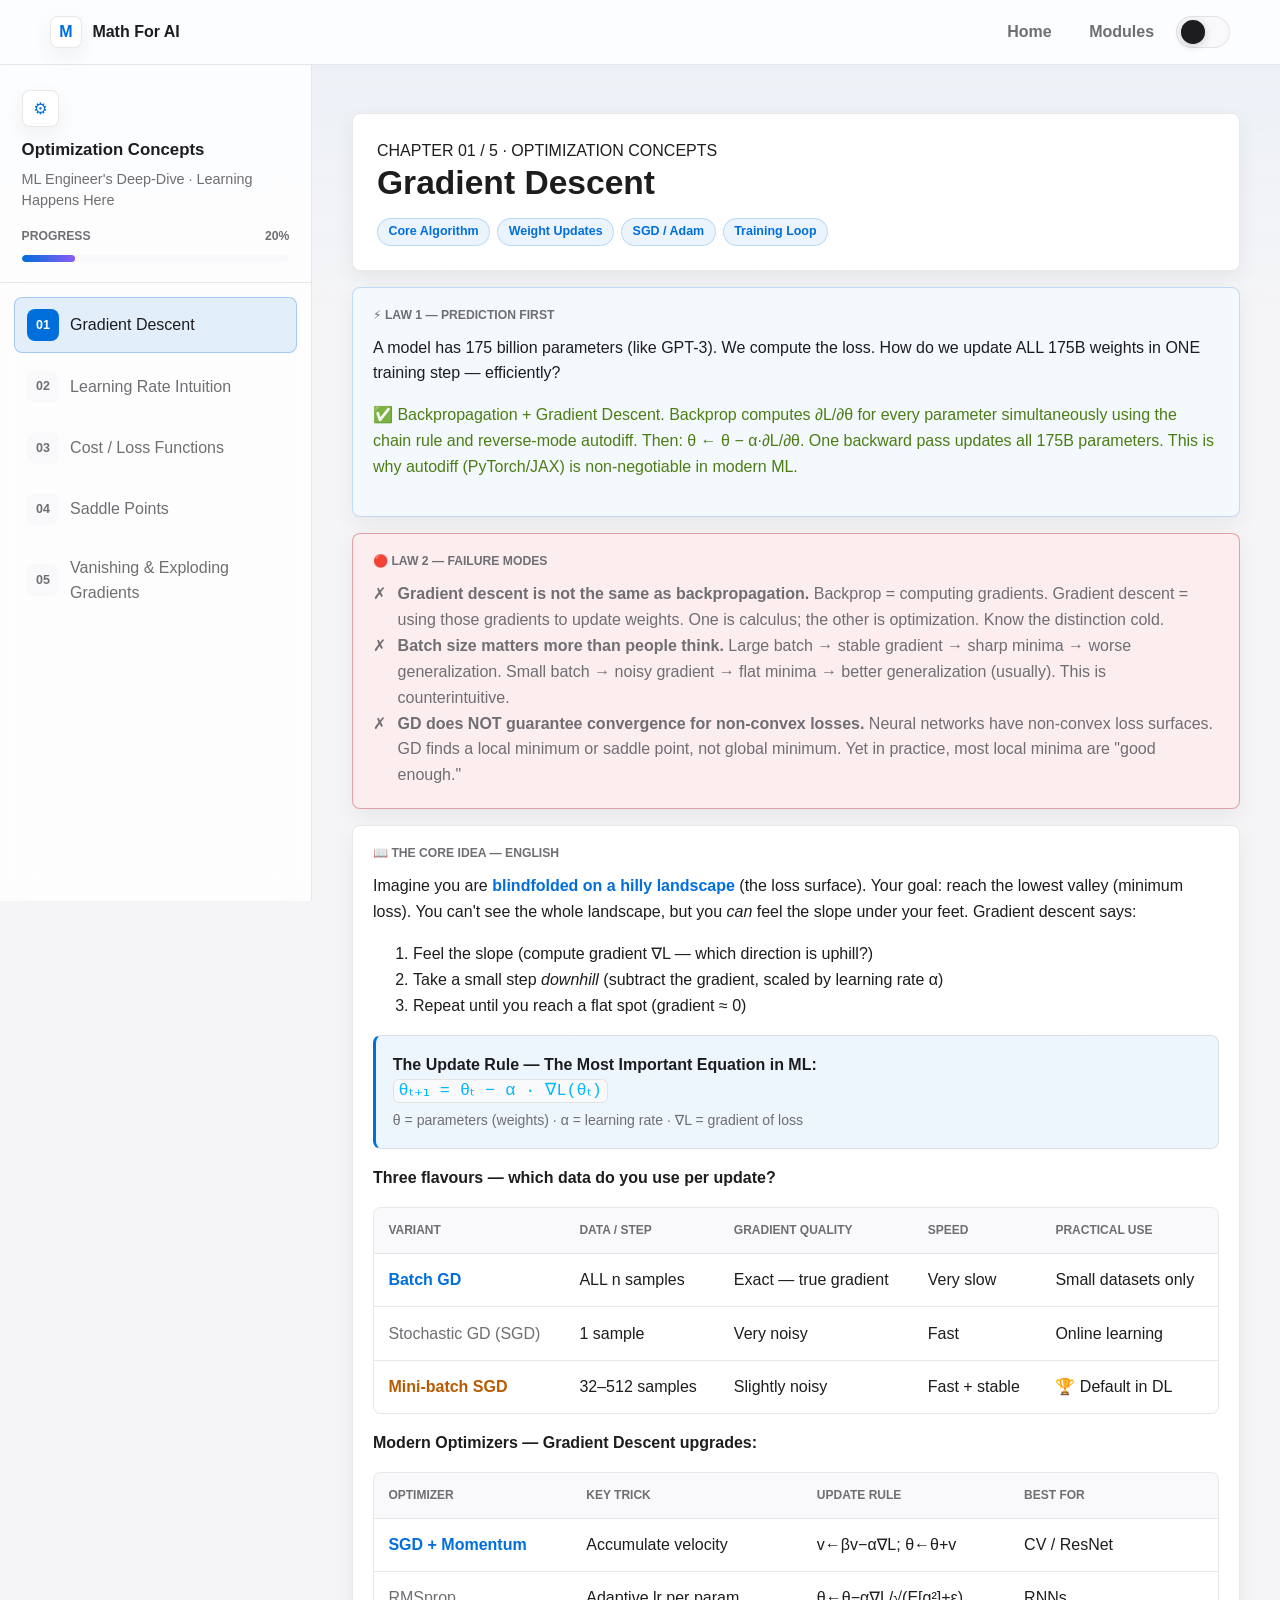
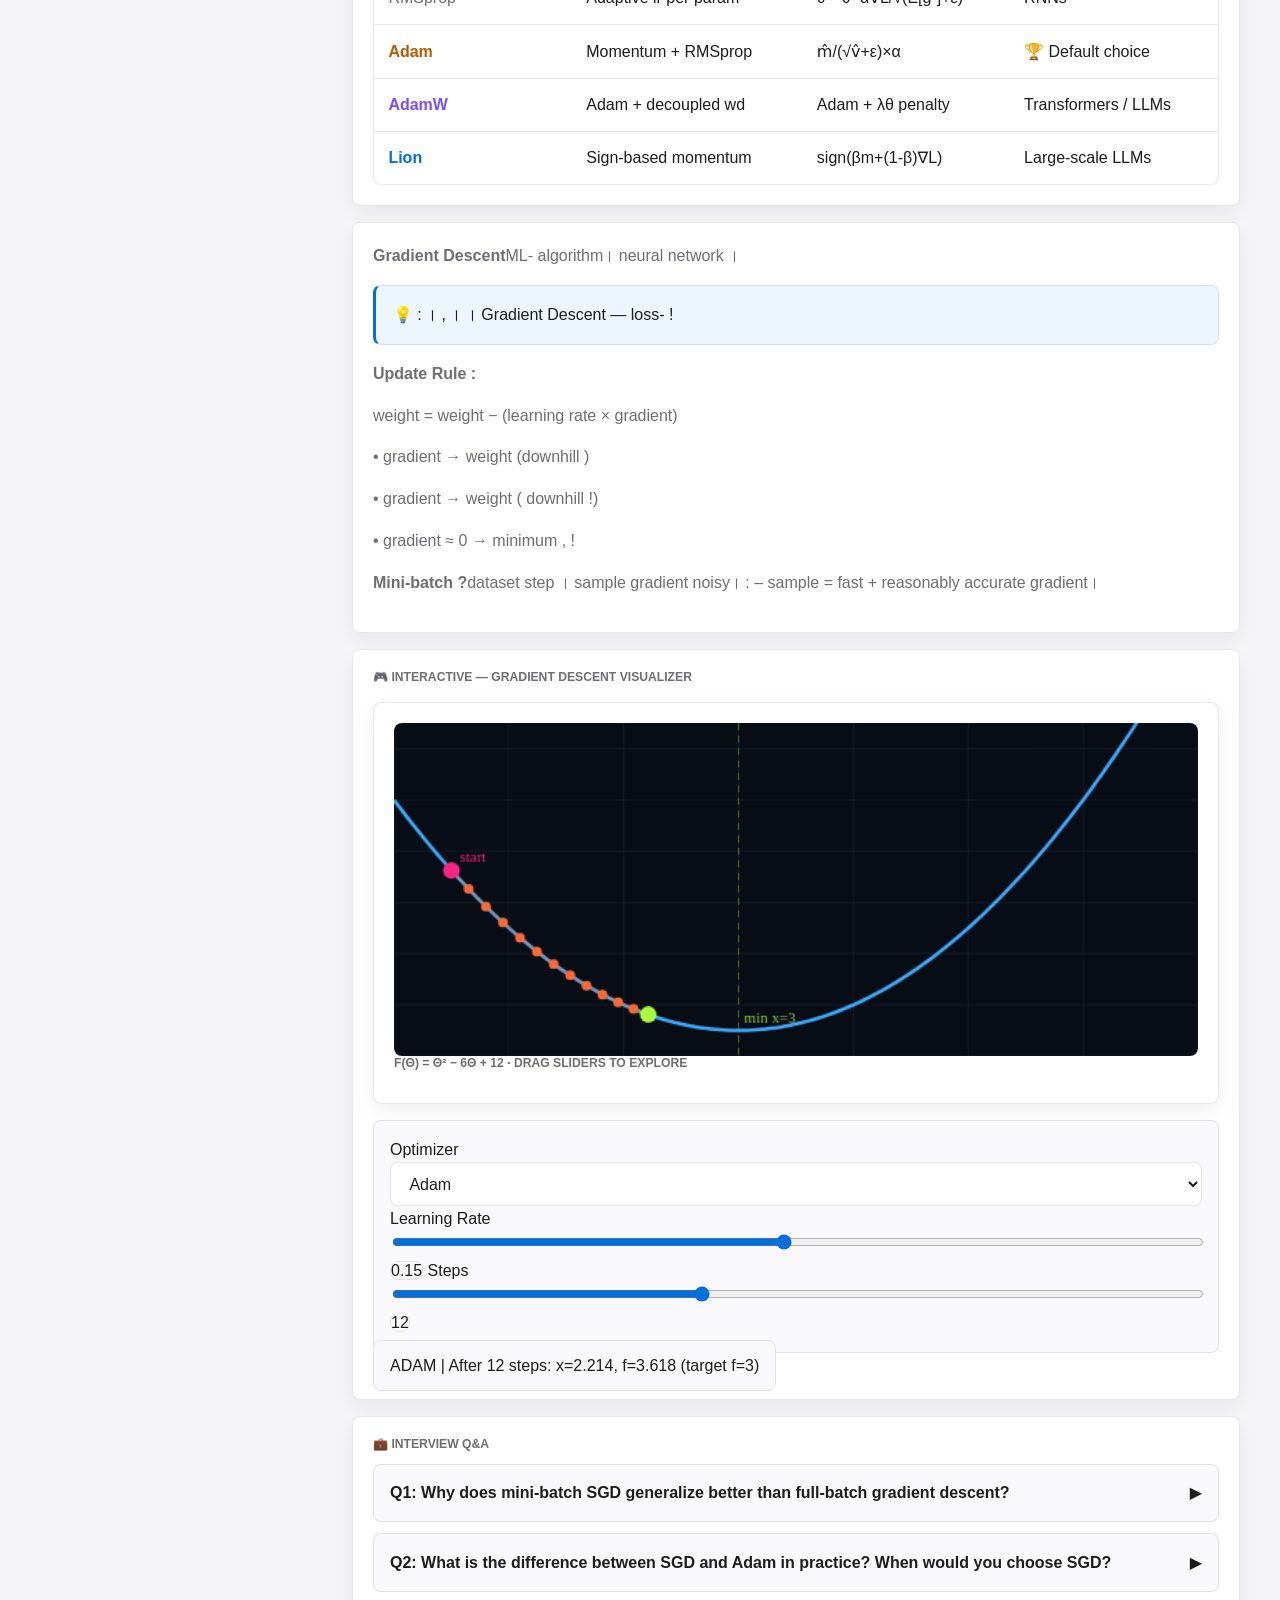
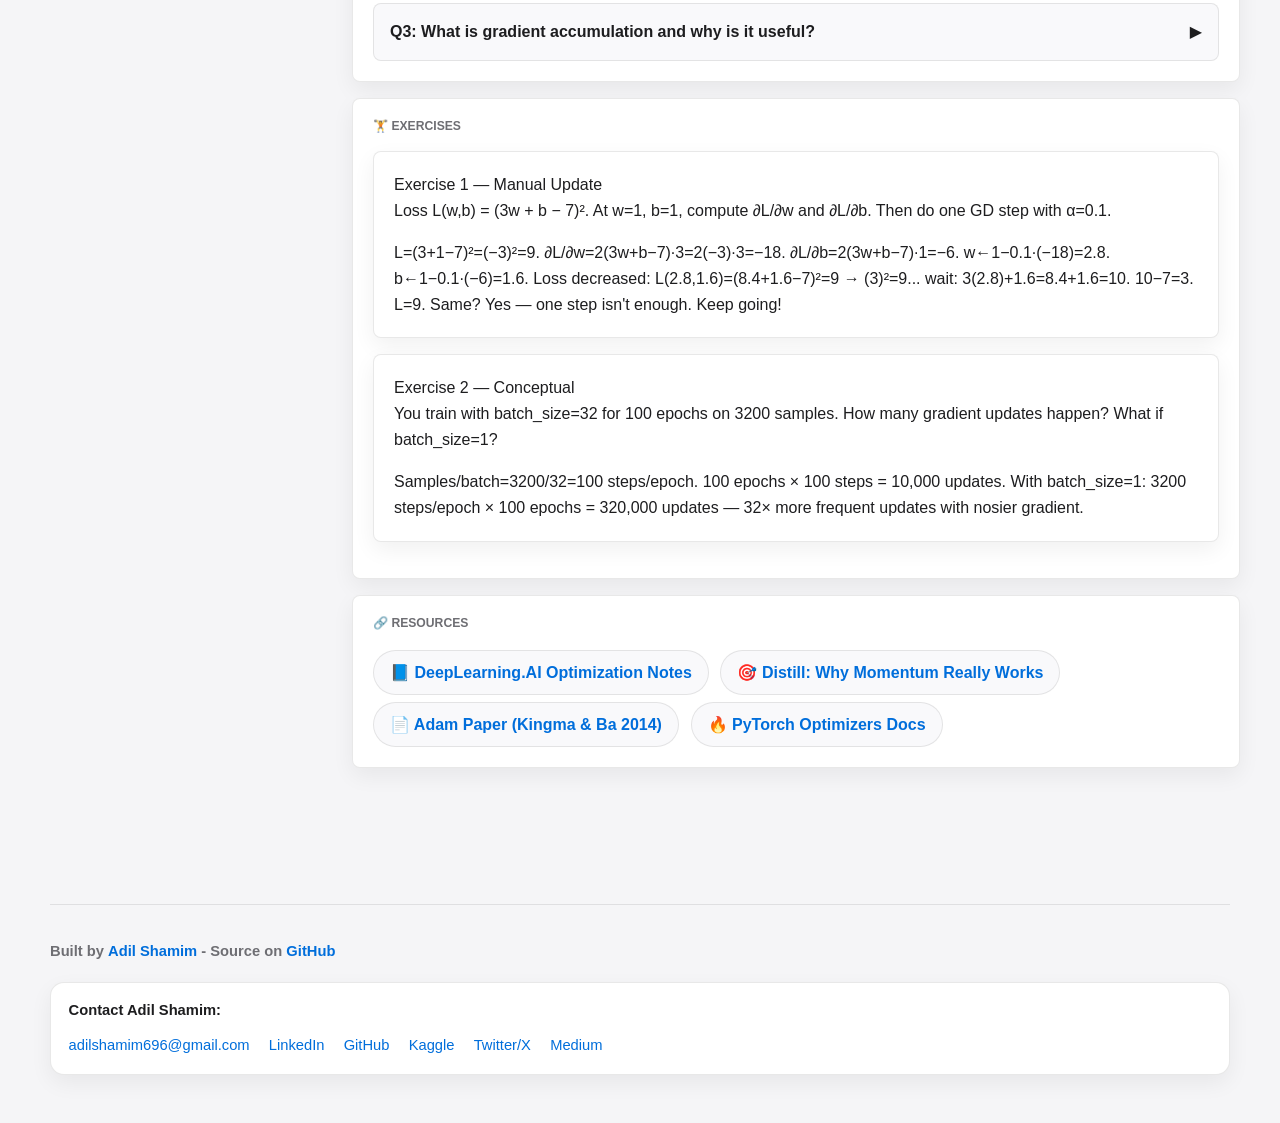
<file: OptimizationConcepts.html>
<!DOCTYPE html>
<html lang="en">
<head>
<meta charset="UTF-8">
<meta name="viewport" content="width=device-width, initial-scale=1.0">
<title>Optimization for ML</title>
<link rel="icon" type="image/svg+xml" href="favicon.svg" />
<link rel="stylesheet" href="site.css" />
</head>
<body>

<div class="mob">
  <select onchange="showSec(this.value)">
    <option value="0">01 — Gradient Descent</option>
    <option value="1">02 — Learning Rate Intuition</option>
    <option value="2">03 — Cost / Loss Functions</option>
    <option value="3">04 — Saddle Points</option>
    <option value="4">05 — Vanishing & Exploding Gradients</option>
  </select>
</div>

<div class="app">

<!-- ══ SIDEBAR ══ -->
<nav class="sidebar">
  <div class="s-brand">
    <div class="s-icon">⚙️</div>
    <div class="s-title">Optimization Concepts</div>
    <div class="s-bn">অপ্টিমাইজেশন ধারণা</div>
    <div class="s-sub">ML Engineer's Deep-Dive · Learning Happens Here</div>
    <div class="prog-wrap">
      <div class="prog-row"><span>Progress</span><span id="pp">20%</span></div>
      <div class="prog-bar"><div class="prog-fill" id="pf" style="width:20%"></div></div>
    </div>
  </div>
  <div class="nav-wrap" id="nav-wrap"></div>
</nav>

<!-- ══ MAIN ══ -->
<main class="main" id="main-content"></main>
</div>

<script>
/* ═══════════════════════════════════════════════
   TOPIC DATA
═══════════════════════════════════════════════ */
const TOPICS = [

/* ─── 01  GRADIENT DESCENT ─── */
{
title:"Gradient Descent",
titleHL:"Gradient <span>Descent</span>",
bn:"গ্রেডিয়েন্ট ডিসেন্ট",
tags:[{t:"Core Algorithm",c:"tc"},{t:"Weight Updates",c:"tl"},{t:"SGD / Adam",c:"to"},{t:"Training Loop",c:"tv"}],
body:`
<div class="card law1">
  <div class="card-hd">⚡ LAW 1 — PREDICTION FIRST</div>
  <p>A model has 175 billion parameters (like GPT-3). We compute the loss. How do we update ALL 175B weights in ONE training step — efficiently?</p>
  <p style="margin-top:9px;color:var(--lime)">✅ Backpropagation + Gradient Descent. Backprop computes ∂L/∂θ for every parameter simultaneously using the chain rule and reverse-mode autodiff. Then: θ ← θ − α·∂L/∂θ. One backward pass updates all 175B parameters. This is why autodiff (PyTorch/JAX) is non-negotiable in modern ML.</p>
</div>

<div class="card law2">
  <div class="card-hd">🔴 LAW 2 — FAILURE MODES</div>
  <div class="fi"><span class="fi-icon">✗</span><span><strong>Gradient descent is not the same as backpropagation.</strong> Backprop = computing gradients. Gradient descent = using those gradients to update weights. One is calculus; the other is optimization. Know the distinction cold.</span></div>
  <div class="fi"><span class="fi-icon">✗</span><span><strong>Batch size matters more than people think.</strong> Large batch → stable gradient → sharp minima → worse generalization. Small batch → noisy gradient → flat minima → better generalization (usually). This is counterintuitive.</span></div>
  <div class="fi"><span class="fi-icon">✗</span><span><strong>GD does NOT guarantee convergence for non-convex losses.</strong> Neural networks have non-convex loss surfaces. GD finds a local minimum or saddle point, not global minimum. Yet in practice, most local minima are "good enough."</span></div>
</div>

<div class="card">
  <div class="card-hd">📖 THE CORE IDEA — English</div>
  <p>Imagine you are <span class="hc">blindfolded on a hilly landscape</span> (the loss surface). Your goal: reach the lowest valley (minimum loss). You can't see the whole landscape, but you <em>can</em> feel the slope under your feet. Gradient descent says:</p>
  <ol class="steps" style="margin-top:14px">
    <li>Feel the slope (compute gradient ∇L — which direction is uphill?)</li>
    <li>Take a small step <em>downhill</em> (subtract the gradient, scaled by learning rate α)</li>
    <li>Repeat until you reach a flat spot (gradient ≈ 0)</li>
  </ol>
  <div class="callout" style="margin-top:16px">
    <strong>The Update Rule — The Most Important Equation in ML:</strong><br>
    <code style="font-size:1.05em;color:var(--cyan)">θₜ₊₁ = θₜ − α · ∇L(θₜ)</code><br>
    <span style="font-size:0.88em;color:var(--muted);margin-top:4px;display:block">θ = parameters (weights) · α = learning rate · ∇L = gradient of loss</span>
  </div>

  <p style="margin-top:16px"><strong>Three flavours — which data do you use per update?</strong></p>
  <table>
    <tr><th>Variant</th><th>Data / Step</th><th>Gradient Quality</th><th>Speed</th><th>Practical Use</th></tr>
    <tr><td><span class="hc">Batch GD</span></td><td>ALL n samples</td><td>Exact — true gradient</td><td>Very slow</td><td>Small datasets only</td></tr>
    <tr><td><span class="hl">Stochastic GD (SGD)</span></td><td>1 sample</td><td>Very noisy</td><td>Fast</td><td>Online learning</td></tr>
    <tr><td><span class="ho">Mini-batch SGD</span></td><td>32–512 samples</td><td>Slightly noisy</td><td>Fast + stable</td><td>🏆 Default in DL</td></tr>
  </table>

  <p style="margin-top:16px"><strong>Modern Optimizers — Gradient Descent upgrades:</strong></p>
  <table>
    <tr><th>Optimizer</th><th>Key Trick</th><th>Update Rule</th><th>Best For</th></tr>
    <tr><td><span class="hc">SGD + Momentum</span></td><td>Accumulate velocity</td><td>v←βv−α∇L; θ←θ+v</td><td>CV / ResNet</td></tr>
    <tr><td><span class="hl">RMSprop</span></td><td>Adaptive lr per param</td><td>θ←θ−α∇L/√(E[g²]+ε)</td><td>RNNs</td></tr>
    <tr><td><span class="ho">Adam</span></td><td>Momentum + RMSprop</td><td>m̂/(√v̂+ε)×α</td><td>🏆 Default choice</td></tr>
    <tr><td><span class="hv">AdamW</span></td><td>Adam + decoupled wd</td><td>Adam + λθ penalty</td><td>Transformers / LLMs</td></tr>
    <tr><td><span class="ht">Lion</span></td><td>Sign-based momentum</td><td>sign(βm+(1-β)∇L)</td><td>Large-scale LLMs</td></tr>
  </table>
</div>

<div class="card">
  <div class="card-hd">🇧🇩 বাংলা ব্যাখ্যা</div>
  <p class="bn"><strong>Gradient Descent</strong> হলো ML-এর সবচেয়ে মূল algorithm। এটা দিয়ে neural network শেখে।</p>
  <div class="callout-bn">💡 সহজ উদাহরণ: কল্পনা করো তুমি রাতের অন্ধকারে পাহাড়ে আছ এবং নিচে নামতে চাও। তুমি দেখতে পাচ্ছ না, কিন্তু পায়ের নিচে ঢাল অনুভব করতে পারছ। প্রতিটা পদক্ষেপে তুমি সবচেয়ে খাড়া নিচের দিকে একটু পা বাড়াও। এটাই Gradient Descent — loss-এর পাহাড়ে নিচে নামা!</div>
  <p class="bn" style="margin-top:12px"><strong>Update Rule বাংলায়:</strong></p>
  <p class="bn">নতুন weight = পুরনো weight − (learning rate × gradient)</p>
  <p class="bn">• gradient ধনাত্মক → weight কমাও (downhill যাও)</p>
  <p class="bn">• gradient ঋণাত্মক → weight বাড়াও (তবুও downhill যাচ্ছ!)</p>
  <p class="bn">• gradient ≈ 0 → minimum পাওয়া গেছে, থামো!</p>
  <p class="bn" style="margin-top:10px"><strong>Mini-batch কেন সেরা?</strong> পুরো dataset ব্যবহার করলে প্রতিটা step ধীর। একটা sample ব্যবহার করলে gradient অনেক noisy। মাঝামাঝি পথ: ৩২–৫১২টা sample = fast + reasonably accurate gradient।</p>
</div>

<!-- INTERACTIVE GD VISUALIZER -->
<div class="card">
  <div class="card-hd">🎮 INTERACTIVE — Gradient Descent Visualizer</div>
  <div class="cw">
    <canvas id="gd-vis" width="580" height="240" style="width:100%;display:block"></canvas>
    <div class="clabel" id="gd-label">f(θ) = θ² − 6θ + 12 · Drag sliders to explore</div>
  </div>
  <div class="ctrl">
    <label>Optimizer</label>
    <select id="opt-sel">
      <option value="sgd">SGD</option>
      <option value="momentum">Momentum</option>
      <option value="adam" selected>Adam</option>
    </select>
    <label>Learning Rate</label>
    <input type="range" id="lr-s" min="1" max="30" value="15">
    <span class="cval" id="lr-v">0.30</span>
    <label>Steps</label>
    <input type="range" id="st-s" min="1" max="30" value="12">
    <span class="cval" id="st-v">12</span>
  </div>
  <div><span class="cout" id="gd-out">Initialising...</span></div>
</div>

<div class="card">
  <div class="card-hd">💼 INTERVIEW Q&A</div>
  <div class="qa"><button class="qbtn" onclick="tQ(this)">Q1: Why does mini-batch SGD generalize better than full-batch gradient descent? <span class="qarrow">▶</span></button>
  <div class="apanel">The noise in mini-batch gradients acts as implicit regularization. It prevents the optimizer from settling into sharp, narrow minima (which overfit) and instead finds broader, flatter minima that generalize better. This is the "noise = regularization" insight from the generalization theory of SGD. Mathematically: full-batch GD minimizes the exact training loss → may find a sharp minimum with low training loss but poor test loss. Mini-batch SGD's gradient noise perturbs the trajectory, exploring broader regions and finding flat minima where loss is robust to weight perturbations. Large-batch training is a known failure mode — it generalizes worse even at the same final training loss.
  <div class="a-bn">বাংলায়: mini-batch-এর noisy gradient আসলে regularization-এর কাজ করে। এটা sharp minimum-এ আটকায় না, flat minimum খোঁজে → ভালো generalization।</div></div></div>
  <div class="qa"><button class="qbtn" onclick="tQ(this)">Q2: What is the difference between SGD and Adam in practice? When would you choose SGD? <span class="qarrow">▶</span></button>
  <div class="apanel">Adam: adaptive per-parameter learning rate. Converges fast, works well out-of-the-box, less sensitive to learning rate choice. But: can generalize slightly worse than well-tuned SGD (finds sharper minima), uses 2× memory (stores first & second moment estimates). SGD+Momentum: simpler, better generalization in vision tasks (ResNet, ViT), requires careful lr tuning. Choose Adam for: NLP, LLMs, transformers, fast prototyping, most tasks. Choose SGD: computer vision when training from scratch, final fine-tuning for best accuracy, when memory is constrained.
  <div class="a-bn">বাংলায়: Adam দ্রুত কাজ করে কিন্তু বেশি memory নেয়। SGD ধীর কিন্তু vision task-এ generalize ভালো করে।</div></div></div>
  <div class="qa"><button class="qbtn" onclick="tQ(this)">Q3: What is gradient accumulation and why is it useful? <span class="qarrow">▶</span></button>
  <div class="apanel">Gradient accumulation simulates a larger batch size when GPU memory can't fit it. Instead of batch_size=1024 in one forward pass, you do 8 forward passes with batch_size=128, accumulate gradients (don't zero them), then do one optimizer step. The gradient becomes the average over all 8 mini-batches = equivalent to batch_size=1024. Critical for training large models (LLMs) on limited hardware. Code: optimizer.zero_grad() → (forward+backward)×8 with loss/8 → optimizer.step(). Used in Hugging Face Trainer via <code>gradient_accumulation_steps</code> parameter.
  <div class="a-bn">বাংলায়: GPU memory কম থাকলে gradient accumulation ব্যবহার করো। ছোট batch-এ gradient জমা করো, তারপর একসাথে update দাও — বড় batch-এর মতো কাজ করে।</div></div></div>
</div>

<div class="card"><div class="card-hd">🏋️ EXERCISES</div>
  <div class="ex"><div class="ex-title">Exercise 1 — Manual Update</div>
  <p>Loss L(w,b) = (3w + b − 7)². At w=1, b=1, compute ∂L/∂w and ∂L/∂b. Then do one GD step with α=0.1.</p>
  <div class="ex-ans">L=(3+1−7)²=(−3)²=9. ∂L/∂w=2(3w+b−7)·3=2(−3)·3=−18. ∂L/∂b=2(3w+b−7)·1=−6. w←1−0.1·(−18)=2.8. b←1−0.1·(−6)=1.6. Loss decreased: L(2.8,1.6)=(8.4+1.6−7)²=9 → (3)²=9... wait: 3(2.8)+1.6=8.4+1.6=10. 10−7=3. L=9. Same? Yes — one step isn't enough. Keep going!</div></div>
  <div class="ex"><div class="ex-title">Exercise 2 — Conceptual</div>
  <p>You train with batch_size=32 for 100 epochs on 3200 samples. How many gradient updates happen? What if batch_size=1?</p>
  <div class="ex-ans">Samples/batch=3200/32=100 steps/epoch. 100 epochs × 100 steps = 10,000 updates. With batch_size=1: 3200 steps/epoch × 100 epochs = 320,000 updates — 32× more frequent updates with nosier gradient.</div></div>
</div>
<div class="card"><div class="card-hd">🔗 RESOURCES</div>
  <a class="res-link" href="https://www.deeplearning.ai/ai-notes/optimization/" target="_blank">📘 DeepLearning.AI Optimization Notes</a>
  <a class="res-link" href="https://distill.pub/2017/momentum/" target="_blank">🎯 Distill: Why Momentum Really Works</a>
  <a class="res-link" href="https://arxiv.org/abs/1412.6980" target="_blank">📄 Adam Paper (Kingma & Ba 2014)</a>
  <a class="res-link" href="https://pytorch.org/docs/stable/optim.html" target="_blank">🔥 PyTorch Optimizers Docs</a>
</div>`
},

/* ─── 02  LEARNING RATE ─── */
{
title:"Learning Rate Intuition",
titleHL:"Learning Rate <span>Intuition</span>",
bn:"লার্নিং রেট — অনুভূতি",
tags:[{t:"Hyperparameter",c:"tc"},{t:"LR Scheduling",c:"tl"},{t:"Warmup",c:"to"},{t:"Convergence",c:"tv"}],
body:`
<div class="card law1">
  <div class="card-hd">⚡ LAW 1 — PREDICTION FIRST</div>
  <p>You train a model and the loss goes: 2.3 → 2.8 → 3.5 → 9.2 → NaN. What is almost certainly the problem?</p>
  <p style="margin-top:9px;color:var(--lime)">✅ <strong>Learning rate is too large.</strong> The optimizer is overshooting the minimum — each step jumps past the valley to the other side (higher loss), and each subsequent step makes it worse. NaN appears when loss diverges to infinity. Fix: reduce lr by 10× and restart.</p>
</div>
<div class="card law2">
  <div class="card-hd">🔴 LAW 2 — FAILURE MODES</div>
  <div class="fi"><span class="fi-icon">✗</span><span><strong>Using a fixed LR for all of training.</strong> The optimal LR changes as training progresses. Early: need larger LR to explore. Late: need tiny LR to fine-tune. LR scheduling is not optional — it's standard practice.</span></div>
  <div class="fi"><span class="fi-icon">✗</span><span><strong>Thinking Adam makes LR irrelevant.</strong> Adam has adaptive LRs per parameter, but the global LR (α) still matters enormously. The typical Adam LR is 3e-4 (Karpathy's "golden rule"), but this varies by architecture and batch size.</span></div>
  <div class="fi"><span class="fi-icon">✗</span><span><strong>Not using warmup for transformers.</strong> Transformers without warmup often diverge in the first few hundred steps. The random initialization + large gradients = chaotic updates. Warmup lets the model stabilize before large steps.</span></div>
</div>

<div class="card">
  <div class="card-hd">📖 CORE CONCEPT — English</div>
  <p>The learning rate α controls <span class="hc">how big each gradient descent step is</span>. It's the single most important hyperparameter to tune.</p>

  <div class="g3" style="margin:16px 0">
    <div class="gbox" style="border-color:rgba(239,35,60,.3)">
      <div class="gbox-title" style="color:var(--red)">🔴 Too Large (α → ∞)</div>
      <p style="font-size:0.85em">Overshoots minimum. Loss oscillates or diverges. NaN appears. Model never converges.</p>
      <div style="display:flex;align-items:flex-end;gap:2px;height:40px;margin-top:8px">
        <div style="height:30%;background:var(--red);width:100%;border-radius:2px;opacity:.6"></div>
        <div style="height:80%;background:var(--red);width:100%;border-radius:2px;opacity:.6"></div>
        <div style="height:40%;background:var(--red);width:100%;border-radius:2px;opacity:.6"></div>
        <div style="height:100%;background:var(--red);width:100%;border-radius:2px;opacity:.6"></div>
        <div style="height:60%;background:var(--red);width:100%;border-radius:2px;opacity:.6"></div>
      </div>
    </div>
    <div class="gbox" style="border-color:rgba(168,255,62,.3)">
      <div class="gbox-title" style="color:var(--lime)">✅ Just Right</div>
      <p style="font-size:0.85em">Smooth convergence. Loss decreases steadily. Finds a good minimum efficiently.</p>
      <div style="display:flex;align-items:flex-end;gap:2px;height:40px;margin-top:8px">
        <div style="height:100%;background:var(--lime);width:100%;border-radius:2px;opacity:.6"></div>
        <div style="height:75%;background:var(--lime);width:100%;border-radius:2px;opacity:.6"></div>
        <div style="height:50%;background:var(--lime);width:100%;border-radius:2px;opacity:.6"></div>
        <div style="height:30%;background:var(--lime);width:100%;border-radius:2px;opacity:.6"></div>
        <div style="height:15%;background:var(--lime);width:100%;border-radius:2px;opacity:.6"></div>
      </div>
    </div>
    <div class="gbox" style="border-color:rgba(255,209,102,.3)">
      <div class="gbox-title" style="color:var(--gold)">🟡 Too Small (α → 0)</div>
      <p style="font-size:0.85em">Converges but agonizingly slow. May get stuck in shallow local minima or plateaus.</p>
      <div style="display:flex;align-items:flex-end;gap:2px;height:40px;margin-top:8px">
        <div style="height:100%;background:var(--gold);width:100%;border-radius:2px;opacity:.6"></div>
        <div style="height:97%;background:var(--gold);width:100%;border-radius:2px;opacity:.6"></div>
        <div style="height:94%;background:var(--gold);width:100%;border-radius:2px;opacity:.6"></div>
        <div style="height:91%;background:var(--gold);width:100%;border-radius:2px;opacity:.6"></div>
        <div style="height:88%;background:var(--gold);width:100%;border-radius:2px;opacity:.6"></div>
      </div>
    </div>
  </div>

  <p><strong>LR Schedules — Changing LR during training:</strong></p>
  <table>
    <tr><th>Schedule</th><th>How it Works</th><th>Used By</th></tr>
    <tr><td><span class="hc">Step Decay</span></td><td>Multiply LR by γ every N epochs</td><td>ResNet training (γ=0.1 every 30ep)</td></tr>
    <tr><td><span class="hl">Cosine Annealing</span></td><td>LR follows cosine curve → 0</td><td>Most modern DL, GPT-3</td></tr>
    <tr><td><span class="ho">Linear Warmup</span></td><td>LR ramps from 0 → target over K steps</td><td>Transformers (first 2K steps)</td></tr>
    <tr><td><span class="hv">Warmup + Cosine</span></td><td>Warmup then cosine decay</td><td>🏆 LLM standard (BERT, GPT)</td></tr>
    <tr><td><span class="ht">Cyclic LR (CLR)</span></td><td>Oscillate between min/max LR</td><td>Faster convergence, escapes plateaus</td></tr>
    <tr><td><span class="hy">OneCycle</span></td><td>Single large cycle up+down</td><td>FastAI, super-convergence</td></tr>
  </table>
</div>

<div class="card">
  <div class="card-hd">🇧🇩 বাংলা ব্যাখ্যা</div>
  <p class="bn"><strong>Learning Rate (α)</strong> হলো প্রতিটা gradient descent step কতটা বড় হবে তার নিয়ন্ত্রক। এটা ML-এর সবচেয়ে গুরুত্বপূর্ণ hyperparameter।</p>
  <div class="callout-bn">💡 উদাহরণ: তুমি পাহাড়ে নামছ। Learning rate = তোমার প্রতিটা পদক্ষেপের দৈর্ঘ্য।
• খুব বড় পদক্ষেপ → উপত্যকার ওপার চলে যাও (diverge!)
• খুব ছোট পদক্ষেপ → পৌঁছাতে যুগ লাগে
• সঠিক পদক্ষেপ → দ্রুত এবং নিরাপদে valley-তে পৌঁছাও</div>
  <p class="bn" style="margin-top:12px"><strong>Warmup কেন দরকার?</strong></p>
  <p class="bn">Training শুরুতে model-এর weights random। এই সময় gradient অনেক বড় ও অনির্ভরযোগ্য। বড় LR দিলে training শুরুতেই ভেঙে পড়ে। Warmup মানে: প্রথম কয়েক হাজার step-এ LR আস্তে আস্তে বাড়াও — model settle করার সুযোগ দাও। তারপর cosine decay দিয়ে আস্তে কমাও।</p>
  <p class="bn" style="margin-top:10px"><strong>কার্পাথির সোনার নিয়ম:</strong> Adam-এর জন্য lr=3e-4 থেকে শুরু করো। যদি loss NaN হয়: lr÷10। যদি খুব ধীর: lr×3।</p>
</div>

<div class="card">
  <div class="card-hd">📐 FORMULAS — LR Schedules</div>
  <div class="fl">Linear Warmup then Cosine Decay (Transformer standard)</div>
  <div class="fx"><span class="fg">lr(t)</span> = lr_max × min(t/warmup_steps,  cosine_decay(t))

cosine_decay(t) = 0.5 × (1 + cos(π × (t−w)/(T−w)))
where w = warmup_steps, T = total_steps

t < warmup: lr increases linearly 0 → lr_max
t ≥ warmup: lr follows cosine curve from lr_max → lr_min</div>
  <div class="fl">Batch Size ↔ Learning Rate Scaling Rule (Linear Scaling Rule)</div>
  <div class="fx"><span class="fg">lr_new</span> = lr_base × (batch_size_new / batch_size_base)
Example: base lr=0.1 with batch=256
         new batch=1024: lr_new = 0.1 × 4 = 0.4
Intuition: larger batch = more stable gradient = can take bigger steps</div>
  <div class="fl">Adam LR — Effective Step Size</div>
  <div class="fx">Effective_lr = α × m̂ / (√v̂ + ε)
m̂ = bias-corrected 1st moment (mean gradient)
v̂ = bias-corrected 2nd moment (mean gradient²)
Per-parameter: large gradient² → smaller effective lr (auto-scaling!)
→ parameters with noisy/large gradients are automatically throttled</div>
</div>

<div class="card">
  <div class="card-hd">💼 INTERVIEW Q&A</div>
  <div class="qa"><button class="qbtn" onclick="tQ(this)">Q1: How do you find the optimal learning rate without extensive trial and error? <span class="qarrow">▶</span></button>
  <div class="apanel">Use the <strong>LR Range Test</strong> (Leslie Smith, 2015): start with a very small LR (1e-7), train for one mini-batch, gradually increase LR exponentially each step, record loss at each LR. Plot LR vs loss. The optimal LR is just before the loss starts increasing — typically the steepest downward slope on the plot. fastai's <code>lr_finder()</code> automates this. Rule: use the LR at the steepest descent ÷ 10 for safe training. This test takes only a few minutes and saves hours of trial and error.
  <div class="a-bn">বাংলায়: LR Range Test — lr আস্তে বাড়াও, loss কমতে থাকে, তারপর হঠাৎ বাড়ে। সেই turning point-এর আগে থাকাই সেরা lr।</div></div></div>
  <div class="qa"><button class="qbtn" onclick="tQ(this)">Q2: Why does the Transformer paper use the formula lr = d_model^-0.5 × min(step^-0.5, step × warmup^-1.5)? <span class="qarrow">▶</span></button>
  <div class="apanel">This formula does two things: (1) Scales inversely with d_model (larger model = smaller lr — larger models need more careful updates). (2) Linear warmup for <code>step &lt; warmup_steps</code> (lr increases proportional to step number), then inverse-square-root decay (lr decreases as 1/√step). The peak LR occurs at step = warmup_steps. Why? Early training: random attention patterns generate noisy gradients — linear warmup prevents destructive updates. Late training: approaching a good solution, need finer steps. The specific schedule was found empirically; other schedules (cosine) often work as well or better in practice.
  <div class="a-bn">বাংলায়: এই formula প্রথমে lr বাড়ায় (warmup), তারপর ধীরে ধীরে কমায় (decay)। বড় model-এ ছোট lr লাগে।</div></div></div>
  <div class="qa"><button class="qbtn" onclick="tQ(this)">Q3: What is gradient clipping and how does it relate to learning rate? <span class="qarrow">▶</span></button>
  <div class="apanel">Gradient clipping caps the norm of the gradient before the optimizer step: if ||g||₂ > threshold, g ← g × (threshold/||g||₂). It's a safeguard against exploding gradients (which act like temporarily infinite learning rates). Without clipping, one very large gradient could devastate the model's weights in a single step. In practice: PyTorch's <code>torch.nn.utils.clip_grad_norm_(params, max_norm=1.0)</code>. Common thresholds: 0.5–5.0. Transformer training always uses gradient clipping (typically max_norm=1.0). It complements LR — clipping handles spikes, LR handles the average step size.
  <div class="a-bn">বাংলায়: gradient clipping হঠাৎ বড় gradient-কে কেটে দেয় — একটা বড় জাম্প যেন model ভেঙে না দেয়। LR schedule + clipping একসাথে stable training নিশ্চিত করে।</div></div></div>
</div>

<div class="card"><div class="card-hd">🏋️ EXERCISES</div>
  <div class="ex"><div class="ex-title">Exercise 1</div>
  <p>You train with Adam, lr=1e-3. After epoch 1 loss=2.1, epoch 2 loss=2.09, epoch 3 loss=2.08. What's the problem and what do you try first?</p>
  <div class="ex-ans">Loss is decreasing but extremely slowly — learning rate is likely too small. Try lr=3e-3 or 1e-2. Also check: is the model's architecture appropriate? Is data normalized? Also consider using a LR scheduler with warmup to give an initial boost.</div></div>
  <div class="ex"><div class="ex-title">Exercise 2 — LR Scaling</div>
  <p>You found optimal lr=0.01 with batch_size=64. You want to use batch_size=256. What LR should you try first (linear scaling rule)?</p>
  <div class="ex-ans">lr_new = 0.01 × (256/64) = 0.01 × 4 = 0.04. But: at very large lr, use warmup for the first 5 epochs to prevent divergence.</div></div>
</div>
<div class="card"><div class="card-hd">🔗 RESOURCES</div>
  <a class="res-link" href="https://arxiv.org/abs/1506.01186" target="_blank">📄 Cyclical LRs (Leslie Smith)</a>
  <a class="res-link" href="https://arxiv.org/abs/1706.02677" target="_blank">📄 Don't Decay the LR (Goyal et al.)</a>
  <a class="res-link" href="https://www.fast.ai/posts/2018-07-02-adam-weight-decay.html" target="_blank">📘 FastAI: Fixing Adam + WD</a>
</div>`
},

/* ─── 03  LOSS FUNCTIONS ─── */
{
title:"Cost / Loss Functions",
titleHL:"Cost & Loss <span>Functions</span>",
bn:"কস্ট এবং লস ফাংশন",
tags:[{t:"MSE",c:"tc"},{t:"Cross-Entropy",c:"tl"},{t:"KL Divergence",c:"to"},{t:"Objective Design",c:"tv"}],
body:`
<div class="card law1">
  <div class="card-hd">⚡ LAW 1 — PREDICTION FIRST</div>
  <p>Why can't you use MSE loss for classification? And why can't you use Cross-Entropy for regression? Think before reading.</p>
  <p style="margin-top:9px;color:var(--lime)">✅ MSE for classification: treats class labels as continuous values (class 0 and class 2 are "2 apart" — meaningless for categories). Cross-Entropy for regression: undefined for negative predictions (requires log of probabilities, which must be in (0,1)). Each loss function encodes assumptions about your task — using the wrong one is a fundamental design error.</p>
</div>
<div class="card law2">
  <div class="card-hd">🔴 LAW 2 — FAILURE MODES</div>
  <div class="fi"><span class="fi-icon">✗</span><span><strong>Confusing "loss" and "metric."</strong> Loss = what you minimize via gradients. Metric = what you report/care about. F1 score is a metric; cross-entropy is its loss proxy. You can't directly differentiate F1 — it's not smooth. This is why we optimize cross-entropy but report accuracy/F1.</span></div>
  <div class="fi"><span class="fi-icon">✗</span><span><strong>MSE is sensitive to outliers.</strong> A prediction error of 100 contributes 10,000 to MSE. One bad sample dominates training. Use MAE or Huber loss if your data has outliers.</span></div>
  <div class="fi"><span class="fi-icon">✗</span><span><strong>Class imbalance + cross-entropy = disaster.</strong> If 99% of data is class 0, predicting class 0 always gives 99% accuracy and low cross-entropy — but the model learned nothing. Fix: weighted cross-entropy, focal loss, resampling.</span></div>
</div>

<div class="card">
  <div class="card-hd">📖 WHAT IS A LOSS FUNCTION?</div>
  <p>A loss function L(y, ŷ) measures <span class="hc">how wrong your model's prediction ŷ is compared to the true label y</span>. It converts "wrongness" into a single scalar number we can minimize via gradient descent.</p>
  <div class="callout"><strong>Loss function requirements:</strong> (1) Differentiable (almost) everywhere — so we can compute gradients. (2) Lower = better prediction. (3) Zero when prediction is perfect. (4) Encodes the right assumptions about your task.</div>

  <p style="margin-top:16px"><strong>THE MAJOR LOSS FUNCTIONS:</strong></p>

  <div class="fl">① Mean Squared Error (MSE) — Regression</div>
  <div class="fx"><span class="fg">L_MSE</span> = (1/n) Σᵢ (yᵢ − ŷᵢ)²
Gradient: ∂L/∂ŷᵢ = −(2/n)(yᵢ − ŷᵢ)
Properties: penalizes large errors heavily (quadratic), differentiable everywhere
Problem: sensitive to outliers (error² makes big errors huge)</div>

  <div class="fl">② Mean Absolute Error (MAE / L1 Loss) — Regression</div>
  <div class="fx"><span class="fg">L_MAE</span> = (1/n) Σᵢ |yᵢ − ŷᵢ|
Gradient: sign(ŷᵢ − yᵢ)  [+1 or −1, undefined at 0]
Properties: robust to outliers, but non-differentiable at 0</div>

  <div class="fl">③ Huber Loss — Robust Regression (best of MSE + MAE)</div>
  <div class="fx"><span class="fg">L_Huber</span> = { 0.5·(y−ŷ)²          if |y−ŷ| ≤ δ
               { δ·(|y−ŷ| − 0.5δ)  otherwise
Uses MSE for small errors (smooth), MAE for large errors (robust to outliers)</div>

  <div class="fl">④ Binary Cross-Entropy — Binary Classification</div>
  <div class="fx"><span class="fg">L_BCE</span> = −(1/n) Σᵢ [yᵢ·log(ŷᵢ) + (1−yᵢ)·log(1−ŷᵢ)]
where ŷᵢ ∈ (0,1) is sigmoid output (probability of class 1)
Gradient w.r.t. logit z (before sigmoid): ∂L/∂z = ŷ − y  ← beautifully simple!</div>

  <div class="fl">⑤ Categorical Cross-Entropy — Multi-class Classification</div>
  <div class="fx"><span class="fg">L_CCE</span> = −(1/n) Σᵢ Σⱼ yᵢⱼ · log(ŷᵢⱼ)
where ŷ = softmax(logits), y = one-hot vector
If one-hot: simplifies to −log(ŷ_correct_class) ← only the correct class matters!</div>

  <div class="fl">⑥ KL Divergence — Probability Distribution Matching</div>
  <div class="fx"><span class="fg">KL(P||Q)</span> = Σₓ P(x) · log(P(x)/Q(x))
Measures: how much info is lost if Q is used to approximate P
Properties: KL ≥ 0,  KL = 0 iff P = Q,  NOT symmetric: KL(P||Q) ≠ KL(Q||P)
Used in: VAEs, knowledge distillation, RL (KL penalty), LLM alignment (RLHF)</div>

  <div class="fl">⑦ Focal Loss — Class Imbalance (Retinanet)</div>
  <div class="fx"><span class="fg">L_focal</span> = −(1−pₜ)ᵞ · log(pₜ)
where pₜ = model probability for correct class, γ = focusing parameter (γ=2 common)
When pₜ → 1 (easy example): (1−pₜ)ᵞ → 0, loss nearly zero → easy examples ignored
When pₜ → 0 (hard example): weight close to 1 → hard examples dominate training</div>
</div>

<div class="card">
  <div class="card-hd">🇧🇩 বাংলা ব্যাখ্যা</div>
  <p class="bn"><strong>Loss Function</strong> হলো: model-এর prediction কতটা ভুল সেটা একটা সংখ্যায় প্রকাশ করার উপায়। এই সংখ্যাটাকে minimize করাই training।</p>
  <div class="callout-bn">💡 উদাহরণ: তুমি একটা বাড়ির দাম predict করছ। সত্যিকারের দাম 50 লক্ষ, তোমার prediction 45 লক্ষ।
• MSE: (50−45)² = 25 লক্ষ² → বড় ত্রুটি বেশি শাস্তি পায়
• MAE: |50−45| = 5 লক্ষ → সরল, outlier-এ কম sensitive
• Huber: মাঝামাঝি — ছোট ত্রুটিতে MSE, বড় ত্রুটিতে MAE</div>
  <p class="bn" style="margin-top:12px"><strong>Cross-Entropy কেন classification-এ?</strong></p>
  <p class="bn">যখন model বলে "এটা বিড়াল হওয়ার সম্ভাবনা 80%", cross-entropy শাস্তি দেয় log(0.8)-এর উপর। সঠিক class-এর probability 100% হলে শাস্তি 0। এটা information theory থেকে আসা — model কতটা "surprised" হলো সঠিক উত্তরে।</p>
  <p class="bn" style="margin-top:8px"><strong>Focal Loss কেন?</strong> যদি 99% data class-0 হয়, model শুধু class-0 predict করলে 99% accurate। Focal Loss সহজ example-কে উপেক্ষা করে কঠিন example-এ focus করে।</p>
</div>

<div class="card">
  <div class="card-hd">📐 LOSS COMPARISON TABLE</div>
  <table>
    <tr><th>Loss</th><th>Task</th><th>Output Activation</th><th>Outlier Robust</th><th>Differentiable</th></tr>
    <tr><td><span class="hc">MSE</span></td><td>Regression</td><td>Linear</td><td>❌ No</td><td>✅ Yes</td></tr>
    <tr><td><span class="hl">MAE</span></td><td>Regression</td><td>Linear</td><td>✅ Yes</td><td>⚠️ Not at 0</td></tr>
    <tr><td><span class="ho">Huber</span></td><td>Regression</td><td>Linear</td><td>✅ Yes</td><td>✅ Yes</td></tr>
    <tr><td><span class="hv">BCE</span></td><td>Binary classification</td><td>Sigmoid</td><td>N/A</td><td>✅ Yes</td></tr>
    <tr><td><span class="ht">CCE</span></td><td>Multi-class</td><td>Softmax</td><td>N/A</td><td>✅ Yes</td></tr>
    <tr><td><span class="hy">Focal</span></td><td>Imbalanced classification</td><td>Sigmoid/Softmax</td><td>N/A</td><td>✅ Yes</td></tr>
    <tr><td><span class="hp">KL Div</span></td><td>Distribution matching</td><td>Softmax</td><td>N/A</td><td>✅ Yes</td></tr>
    <tr><td><span class="hc">Contrastive</span></td><td>Similarity/Embeddings</td><td>L2-normalized</td><td>N/A</td><td>✅ Yes</td></tr>
  </table>
</div>

<div class="card">
  <div class="card-hd">💼 INTERVIEW Q&A</div>
  <div class="qa"><button class="qbtn" onclick="tQ(this)">Q1: Why is cross-entropy preferred over MSE for classification? <span class="qarrow">▶</span></button>
  <div class="apanel">Three reasons: (1) <strong>Gradient behavior</strong>: MSE with sigmoid output → gradient = (ŷ−y)·ŷ(1−ŷ). When prediction is confidently wrong (ŷ≈0, y=1): ŷ(1−ŷ)≈0 → tiny gradient → slow learning! Cross-entropy gradient = ŷ−y (constant) → strong gradient even when confidently wrong. (2) <strong>Probabilistic interpretation</strong>: BCE = maximum likelihood estimation under Bernoulli distribution. (3) <strong>Information theory</strong>: CE measures the number of bits needed to encode the true distribution using the predicted distribution — a natural measure for probability outputs.
  <div class="a-bn">বাংলায়: MSE ব্যবহার করলে model confidently ভুল হলেও gradient ছোট হয় → শেখা বন্ধ হয়। Cross-entropy এই সমস্যা এড়ায়।</div></div></div>
  <div class="qa"><button class="qbtn" onclick="tQ(this)">Q2: What is the role of KL divergence in variational autoencoders (VAE)? <span class="qarrow">▶</span></button>
  <div class="apanel">VAE loss = Reconstruction loss + β·KL(q(z|x)||p(z)). The KL term forces the encoder q(z|x) to stay close to the standard normal prior p(z)~N(0,I). Without KL: encoder can use any distribution → latent space has "holes" → decoder can't generate from random z. With KL: latent space is smooth and complete — you can sample z~N(0,1) and decode to realistic samples. KL = 0 when q=p. β controls the tradeoff: large β → smoother latent space but worse reconstruction; small β → better reconstruction but less structured latent space. β-VAE uses large β for disentangled representations.
  <div class="a-bn">বাংলায়: VAE-তে KL divergence latent space-কে normal distribution-এর মতো রাখে, যাতে যেকোনো random point থেকে realistic output generate হয়।</div></div></div>
  <div class="qa"><button class="qbtn" onclick="tQ(this)">Q3: What is the RLHF objective and how does KL penalty fit in? <span class="qarrow">▶</span></button>
  <div class="apanel">RLHF (Reinforcement Learning from Human Feedback) objective for LLM alignment: max_π [E[r(y)] − β·KL(π||π_ref)]. The model policy π tries to maximize reward r(y) (from reward model) while staying close to the reference policy π_ref (original SFT model). The KL penalty prevents the model from "reward hacking" — finding degenerate outputs that fool the reward model but are not actually good. Without KL: model might generate repetitive, nonsensical text that scores highly on a flawed reward model. β controls the tradeoff: high β = stays close to reference (safe but less optimized); low β = optimizes reward aggressively (risky). This is how ChatGPT/Claude are trained.
  <div class="a-bn">বাংলায়: RLHF-এ KL penalty নিশ্চিত করে যে LLM reward চাইতে গিয়ে মূল স্বভাব হারিয়ে না ফেলে।</div></div></div>
</div>

<div class="card"><div class="card-hd">🏋️ EXERCISES</div>
  <div class="ex"><div class="ex-title">Exercise 1 — Loss Selection</div>
  <p>Choose the appropriate loss function: (a) Predicting house prices with known outliers (b) Detecting tumors in 1% positive, 99% negative images (c) Training a language model to predict next token (d) Training a VAE</p>
  <div class="ex-ans">(a) Huber Loss — robust to outlier prices (b) Focal Loss — handles class imbalance (c) Categorical Cross-Entropy — next token is multi-class classification (d) MSE (reconstruction) + KL Divergence (latent regularization)</div></div>
  <div class="ex"><div class="ex-title">Exercise 2 — Compute Cross-Entropy</div>
  <p>True label: y=[0,1,0] (class 1). Predicted: ŷ=[0.1, 0.7, 0.2]. Compute cross-entropy loss.</p>
  <div class="ex-ans">L = −Σ y·log(ŷ) = −(0·log(0.1) + 1·log(0.7) + 0·log(0.2)) = −log(0.7) ≈ 0.357. Only the correct class probability matters! If ŷ_class1=0.9: L=−log(0.9)≈0.105 (lower, better prediction).</div></div>
</div>
<div class="card"><div class="card-hd">🔗 RESOURCES</div>
  <a class="res-link" href="https://ml-cheatsheet.readthedocs.io/en/latest/loss_functions.html" target="_blank">📘 ML Cheatsheet: Loss Functions</a>
  <a class="res-link" href="https://arxiv.org/abs/1708.02002" target="_blank">📄 Focal Loss Paper (RetinaNet)</a>
  <a class="res-link" href="https://pytorch.org/docs/stable/nn.html#loss-functions" target="_blank">🔥 PyTorch Loss Functions</a>
</div>`
},

/* ─── 04  SADDLE POINTS ─── */
{
title:"Saddle Points",
titleHL:"Saddle <span>Points</span>",
bn:"স্যাডল পয়েন্ট",
tags:[{t:"Critical Points",c:"tc"},{t:"High-Dimensional",c:"tl"},{t:"Escape Strategies",c:"to"},{t:"Loss Landscape",c:"tv"}],
body:`
<div class="card law1">
  <div class="card-hd">⚡ LAW 1 — PREDICTION FIRST</div>
  <p>Your model's gradient reaches exactly zero during training, but validation loss is still high. What is likely happening, and what should you do?</p>
  <p style="margin-top:9px;color:var(--lime)">✅ You're likely at a <strong>saddle point</strong> (not a minimum). The gradient is zero but loss is NOT minimized — you're at a flat region that's a minimum in some directions and a maximum in others. Solutions: (1) Add noise (SGD mini-batches do this naturally). (2) Use momentum to push through. (3) Reduce LR and use a schedule. (4) Check if the model is learning at all — may be a dying ReLU or weight initialization issue.</p>
</div>
<div class="card law2">
  <div class="card-hd">🔴 LAW 2 — FAILURE MODES</div>
  <div class="fi"><span class="fi-icon">✗</span><span><strong>Treating all zero-gradient points as minima.</strong> In 1D: zero gradient = min or max. In 1M dimensions: zero gradient is almost always a saddle point. The probability of all 1M Hessian eigenvalues being positive is essentially zero.</span></div>
  <div class="fi"><span class="fi-icon">✗</span><span><strong>Thinking saddle points are catastrophic.</strong> In practice, gradient descent with mini-batch noise naturally escapes most saddle points. Saddle points near low-loss regions have nearly the same loss as the global minimum. They're less problematic than textbooks suggest.</span></div>
  <div class="fi"><span class="fi-icon">✗</span><span><strong>Confusing plateaus with saddle points.</strong> Plateaus: gradient is near-zero everywhere in a flat region. Saddle points: gradient is exactly zero at one point, non-zero everywhere nearby. Plateaus are often the real training bottleneck, not saddle points.</span></div>
</div>

<div class="card">
  <div class="card-hd">📖 CORE CONCEPT — English</div>
  <p>A <span class="hc">saddle point</span> is a critical point (∇f = 0) where the function is neither a local minimum nor a local maximum. It is a <strong>minimum in some directions and a maximum in others</strong> — like a horse saddle.</p>

  <div class="g2">
    <div class="gbox" style="border-color:rgba(0,212,255,.3)">
      <div class="gbox-title hc">Mathematical Definition</div>
      <p style="font-size:0.85em">At saddle point x*:<br>∇f(x*) = 0 (gradient is zero)<br>Hessian H is <em>indefinite</em>:<br>Some eigenvalues > 0<br>Some eigenvalues < 0<br>→ Min in some directions<br>→ Max in other directions</p>
    </div>
    <div class="gbox" style="border-color:rgba(168,255,62,.3)">
      <div class="gbox-title hl">Signature in 2D: f(x,y) = x² − y²</div>
      <p style="font-size:0.85em">At origin (0,0):<br>∂f/∂x = 2x = 0 ✓<br>∂f/∂y = −2y = 0 ✓<br>∂²f/∂x² = +2 → min in x<br>∂²f/∂y² = −2 → max in y<br>→ Saddle point!</p>
    </div>
  </div>

  <p style="margin-top:16px"><strong>Why saddle points dominate in deep learning:</strong></p>
  <div class="callout">
    A critical point in d-dimensional space is a local minimum only if ALL d Hessian eigenvalues are positive. With d = 100 million parameters, this requires 100M "lucky" eigenvalues. Probability ≈ (1/2)^100M ≈ 0. <strong>Almost every critical point in a deep network is a saddle point.</strong> But this is actually fine — saddle points near low-loss regions have nearly identical loss to the global minimum.
  </div>

  <p style="margin-top:14px"><strong>All critical points — a complete taxonomy:</strong></p>
  <table>
    <tr><th>Point Type</th><th>Gradient</th><th>Hessian Eigenvalues</th><th>Frequency in Deep Nets</th></tr>
    <tr><td><span class="hl">Local minimum</span></td><td>= 0</td><td>All > 0</td><td>Very rare (d parameters)</td></tr>
    <tr><td><span class="hr">Local maximum</span></td><td>= 0</td><td>All < 0</td><td>Extremely rare</td></tr>
    <tr><td><span class="hy">Saddle point</span></td><td>= 0</td><td>Mixed signs</td><td>🏆 Most common by far</td></tr>
    <tr><td><span class="hv">Plateau</span></td><td>≈ 0 (not exactly)</td><td>Near 0</td><td>Common, the real bottleneck</td></tr>
    <tr><td><span class="ho">Global minimum</span></td><td>= 0</td><td>All ≥ 0</td><td>Essentially never reached</td></tr>
  </table>

  <p style="margin-top:16px"><strong>Escape strategies:</strong></p>
  <table>
    <tr><th>Method</th><th>How It Escapes</th><th>Downside</th></tr>
    <tr><td><span class="hc">Mini-batch SGD noise</span></td><td>Random gradient perturbation kicks you off saddle</td><td>May also kick you out of good minima</td></tr>
    <tr><td><span class="hl">Momentum</span></td><td>Accumulated velocity rolls through flat regions</td><td>May overshoot</td></tr>
    <tr><td><span class="ho">Perturbed GD</span></td><td>Add explicit Gaussian noise to gradient</td><td>Adds a hyperparameter</td></tr>
    <tr><td><span class="hv">Second-order methods</span></td><td>Use Hessian direction to escape (Newton's)</td><td>O(n²) memory — infeasible at scale</td></tr>
    <tr><td><span class="ht">Large LR warmup</span></td><td>Explore widely early, find better basins</td><td>Risk of instability</td></tr>
  </table>
</div>

<div class="card">
  <div class="card-hd">🇧🇩 বাংলা ব্যাখ্যা</div>
  <p class="bn"><strong>Saddle Point (স্যাডল পয়েন্ট):</strong> এমন একটা বিন্দু যেখানে gradient = 0, কিন্তু সেটা minimum নয়। কিছু দিকে minimum, কিছু দিকে maximum।</p>
  <div class="callout-bn">💡 ঘোড়ার জিনের কল্পনা করো। জিনের মাঝখানে বসলে সামনে-পেছনে তুমি সবচেয়ে নিচে (minimum), কিন্তু বাম-ডানে তুমি সবচেয়ে উঁচুতে (maximum)। এটাই saddle point — gradient zero, কিন্তু সত্যিকারের minimum নয়!</div>
  <p class="bn" style="margin-top:12px"><strong>ML-এ কেন saddle point বেশি?</strong></p>
  <p class="bn">১ কোটি parameter থাকলে সব eigenvalue একসাথে positive হওয়ার সম্ভাবনা = (½)^{১ কোটি} ≈ শূন্য। তাই deep network-এ প্রায় সব critical point = saddle point।</p>
  <p class="bn" style="margin-top:8px"><strong>ভালো খবর:</strong> কম-loss অঞ্চলের saddle point-এর loss প্রায় global minimum-এর সমান। তাই saddle point-এ আটকা পড়লেও model প্রায়ই ভালো কাজ করে। Mini-batch noise নিজে থেকেই saddle point থেকে বের করে দেয়।</p>
</div>

<div class="card">
  <div class="card-hd">📐 FORMULAS</div>
  <div class="fl">Identifying saddle points via Hessian (2D example)</div>
  <div class="fx">f(x,y) = x² − y²     (monkey saddle, classic example)
Hessian H = ⎡∂²f/∂x²   ∂²f/∂x∂y⎤ = ⎡+2   0⎤
             ⎣∂²f/∂y∂x  ∂²f/∂y²⎦   ⎣ 0  −2⎦
Eigenvalues: λ₁=+2, λ₂=−2  → mixed signs → <span class="fo">SADDLE POINT ✓</span>
det(H) = −4 < 0  (negative determinant → always saddle in 2D)</div>
  <div class="fl">Gradient near a saddle point — why GD escapes naturally</div>
  <div class="fx">At saddle point x*: ∇f = 0  (exactly)
But: any perturbation ε away from x* → gradient appears:
f(x*+ε) ≈ f(x*) + εᵀ∇f + ½εᵀHε = f(x*) + ½εᵀHε
Gradient at x*+ε: ≈ Hε  (Hessian × perturbation)
In negative-curvature direction (eigenvalue < 0): gradient points AWAY from saddle
→ SGD noise ε naturally triggers escape in these directions!</div>
</div>

<div class="analogy">
  <div class="card-hd">🎯 ANALOGY — The Mountain Pass</div>
  <p>A saddle point is like a <strong>mountain pass</strong> between two peaks. If you stand at the pass: walking east-west you're at the lowest point (minimum). Walking north-south you're at the highest point (maximum). You're "stuck" there only if you walk in exactly the right direction. Any breeze (noise from mini-batches) will push you off to one side — either deeper into the valley (good!) or up a slope where you'll slide back down anyway. This is why SGD's noise is a feature, not a bug for escaping saddle points.</p>
  <p class="callout-bn" style="margin-top:10px">বাংলায়: পাহাড়ের গিরিপথ (mountain pass) — পূর্ব-পশ্চিমে সবচেয়ে নিচু, উত্তর-দক্ষিণে সবচেয়ে উঁচু। একটু বাতাস (SGD noise) গিরিপথ ছেড়ে valley-তে নিয়ে যায়।</p>
</div>

<div class="card">
  <div class="card-hd">💼 INTERVIEW Q&A</div>
  <div class="qa"><button class="qbtn" onclick="tQ(this)">Q1: Are saddle points the main obstacle to training deep networks? What is? <span class="qarrow">▶</span></button>
  <div class="apanel">Saddle points are NOT the main obstacle. Research (Goodfellow et al., Dauphin et al.) shows that saddle points near the bottom of the loss landscape have nearly the same loss as the global minimum — they're "good enough." The real obstacles are: (1) <strong>Plateaus</strong> — regions where gradients are near-zero everywhere (not just at one point). Training feels like loss is stuck. (2) <strong>Sharp minima</strong> — narrow valleys where small weight changes cause large loss increases (poor generalization). (3) <strong>Vanishing/exploding gradients</strong> — prevent effective backpropagation. (4) <strong>Poor conditioning</strong> — loss surface has very different curvature in different directions, making gradient descent inefficient.
  <div class="a-bn">বাংলায়: saddle point-এর চেয়ে plateau, sharp minima, এবং vanishing gradient deep learning-এ বড় সমস্যা।</div></div></div>
  <div class="qa"><button class="qbtn" onclick="tQ(this)">Q2: Why do Transformers seem to avoid saddle point problems more than RNNs? <span class="qarrow">▶</span></button>
  <div class="apanel">Several reasons: (1) <strong>Residual connections</strong> create direct gradient paths, preventing vanishing gradients that could trap training near saddle points. (2) <strong>Layer normalization</strong> keeps activations in well-conditioned regions, avoiding extreme curvature. (3) <strong>Attention mechanism</strong> is more expressive — fewer parameters in degenerate configurations compared to RNN's sequential bottleneck. (4) <strong>Adam + warmup</strong> is standard for transformers — momentum helps escape saddle points; warmup prevents early saddle-point traps from random initialization. (5) <strong>Parallel computation</strong> — large mini-batches with good hardware, providing stable gradient estimates.
  <div class="a-bn">বাংলায়: Transformer-এ residual connection, layer norm, এবং attention মিলে saddle point এড়ানো সহজ হয়।</div></div></div>
</div>
<div class="card"><div class="card-hd">🏋️ EXERCISES</div>
  <div class="ex"><div class="ex-title">Exercise</div>
  <p>For f(x,y) = x³ − 3xy², find all critical points and classify them (min, max, or saddle).</p>
  <div class="ex-ans">∂f/∂x=3x²−3y²=0 → x²=y². ∂f/∂y=−6xy=0 → xy=0. So x=0 or y=0. Cases: (0,0). H at (0,0): [[0,0],[0,0]] — degenerate, need higher-order test. This is a "monkey saddle" — saddle point with 3 valleys. For simple cases: f(x,y)=x²−y² saddle at (0,0) with H=[[2,0],[0,−2]], det(H)=−4<0 confirms saddle.</div></div>
</div>
<div class="card"><div class="card-hd">🔗 RESOURCES</div>
  <a class="res-link" href="https://arxiv.org/abs/1406.2572" target="_blank">📄 Identifying & Attacking Saddle Points</a>
  <a class="res-link" href="https://losslandscape.com" target="_blank">🗺️ Loss Landscape Visualizer</a>
  <a class="res-link" href="https://arxiv.org/abs/1712.09913" target="_blank">📄 Visualizing NN Loss Landscapes</a>
</div>`
},

/* ─── 05  VANISHING & EXPLODING ─── */
{
title:"Vanishing & Exploding Gradients",
titleHL:"Vanishing & Exploding <span>Gradients</span>",
bn:"ভ্যানিশিং ও এক্সপ্লোডিং গ্রেডিয়েন্ট",
tags:[{t:"Deep Networks",c:"tc"},{t:"RNN / LSTM",c:"tl"},{t:"ResNet",c:"to"},{t:"Initialization",c:"tv"}],
body:`
<div class="card law1">
  <div class="card-hd">⚡ LAW 1 — PREDICTION FIRST</div>
  <p>A 20-layer sigmoid network. In backpropagation, each layer multiplies the gradient by the sigmoid derivative (max 0.25). What happens to the gradient at layer 1?</p>
  <p style="margin-top:9px;color:var(--lime)">✅ After 20 layers: gradient ≤ 0.25²⁰ ≈ 10⁻¹² (one trillionth of original!). The gradient at early layers is effectively <strong>zero</strong>. These layers receive no meaningful learning signal — they're frozen. This is vanishing gradient and it's why sigmoid-only deep networks were untrainable before 2012.</p>
</div>
<div class="card law2">
  <div class="card-hd">🔴 LAW 2 — FAILURE MODES</div>
  <div class="fi"><span class="fi-icon">✗</span><span><strong>Diagnosing without evidence.</strong> Don't assume vanishing/exploding gradients without checking. Log gradient norms during training: if ||∂L/∂W_layer1|| ≈ 0 → vanishing. If ||∂L/∂W_layer1|| → ∞ or NaN → exploding. PyTorch: use <code>tensor.grad.norm()</code>.</span></div>
  <div class="fi"><span class="fi-icon">✗</span><span><strong>Applying gradient clipping everywhere.</strong> Gradient clipping fixes exploding gradients for the current step but doesn't address the root cause (poor initialization or architecture). Fix the root cause AND clip.</span></div>
  <div class="fi"><span class="fi-icon">✗</span><span><strong>Thinking these are only RNN problems.</strong> CNNs without residual connections also suffer vanishing gradients at depth >50 layers. Transformers can have exploding gradients in early training without warmup. These are universal deep learning challenges.</span></div>
</div>

<div class="card">
  <div class="card-hd">📖 THE PROBLEM — Deep Intuition</div>
  <p>In backpropagation, gradient flows backward through all layers multiplied together:</p>
  <div class="fx"><span class="fy">∂L/∂W₁</span> = ∂L/∂Wₙ × ∂Wₙ/∂Wₙ₋₁ × ... × ∂W₂/∂W₁
          = ∂L/∂Wₙ × <span class="fo">∏ᵢ (Wᵢ · σ'(zᵢ))</span>   ← product of N terms!

If each factor &lt; 1:  product → 0   (VANISHING)
If each factor > 1:  product → ∞   (EXPLODING)</div>

  <div class="g2" style="margin-top:16px">
    <div class="gbox" style="border-color:rgba(0,212,255,.3)">
      <div class="gbox-title hc">🌊 Vanishing Gradient</div>
      <p style="font-size:0.84em;margin-bottom:8px"><strong>Cause:</strong> Sigmoid/tanh derivatives < 1 multiplied across many layers</p>
      <p style="font-size:0.84em;margin-bottom:8px"><strong>Symptom:</strong> Early layers don't learn. Loss plateaus. First layers have near-zero gradients.</p>
      <p style="font-size:0.84em"><strong>Sign:</strong> <code>W_layer1.grad.norm() ≈ 0</code></p>
    </div>
    <div class="gbox" style="border-color:rgba(239,35,60,.3)">
      <div class="gbox-title hr">💥 Exploding Gradient</div>
      <p style="font-size:0.84em;margin-bottom:8px"><strong>Cause:</strong> Large weight matrices multiply gradients, each layer amplifies signal</p>
      <p style="font-size:0.84em;margin-bottom:8px"><strong>Symptom:</strong> Loss becomes NaN. Weights become very large or NaN.</p>
      <p style="font-size:0.84em"><strong>Sign:</strong> <code>W.grad.norm() → ∞ or NaN</code></p>
    </div>
  </div>

  <p style="margin-top:20px"><strong>Complete Solutions Toolkit:</strong></p>
  <table>
    <tr><th>Problem</th><th>Solution</th><th>How It Helps</th><th>Used In</th></tr>
    <tr><td rowspan="4" style="color:var(--cyan)">Vanishing</td><td>ReLU activation</td><td>Derivative=1 for x>0, no shrinkage</td><td>All modern CNNs</td></tr>
    <tr><td>Residual connections</td><td>Gradient highway: +1 path always flows</td><td>ResNet, Transformers</td></tr>
    <tr><td>Batch normalization</td><td>Re-centers inputs to high-gradient region</td><td>Nearly all deep networks</td></tr>
    <tr><td>Xavier/He initialization</td><td>Keeps activations in good variance range</td><td>Standard practice</td></tr>
    <tr><td rowspan="3" style="color:var(--red)">Exploding</td><td>Gradient clipping</td><td>Cap gradient norm at threshold</td><td>RNNs, Transformers</td></tr>
    <tr><td>Weight regularization</td><td>Penalizes large weights</td><td>All networks</td></tr>
    <tr><td>LR warmup</td><td>Small initial steps, prevents early explosion</td><td>Transformers, LLMs</td></tr>
    <tr><td style="color:var(--violet)">Both</td><td>LSTM gates</td><td>Controlled gradient flow via gates</td><td>Sequence models</td></tr>
    <tr><td style="color:var(--violet)">Both</td><td>Layer normalization</td><td>Stabilizes activations at every layer</td><td>Transformers</td></tr>
  </table>
</div>

<div class="card">
  <div class="card-hd">🇧🇩 বাংলা ব্যাখ্যা</div>
  <p class="bn"><strong>Vanishing Gradient (অদৃশ্যমান গ্রেডিয়েন্ট):</strong> Backpropagation-এ gradient অনেক layer-এর মধ্যে দিয়ে যাওয়ার সময় ক্রমশ ছোট হয়ে শূন্যের কাছে আসে। ফলে প্রথম দিকের layer-গুলো আর কিছু শিখতে পারে না।</p>
  <div class="callout-bn">💡 ফোন-এ কথা বলার analogy: তুমি ২০ জনের মধ্যে দিয়ে whisper করে message পাঠাচ্ছ। প্রতিটা জন মাত্র ২৫% শুনতে পায়। ২০ জন পর: 0.25²⁰ ≈ প্রায় শূন্য — message পৌঁছায় না! প্রথম layer এই কারণে শিখতে পারে না।</div>
  <div class="callout-bn" style="margin-top:8px">💥 Exploding Gradient: whisper করার বদলে প্রতিটা জন message 3 গুণ জোরে বলে (|weight|>1)। 20 জন পর: 3²⁰ = 3.5 billion! Number NaN হয়ে যায়।</div>
  <p class="bn" style="margin-top:12px"><strong>ReLU কেন vanishing gradient সমাধান করে?</strong></p>
  <p class="bn">Sigmoid-এর derivative সর্বোচ্চ 0.25। ReLU-এর derivative = 1 (x>0 হলে)। তাই ReLU দিয়ে gradient পুরো মাত্রায় আগের layer-এ পৌঁছায়।</p>
  <p class="bn" style="margin-top:8px"><strong>Residual Connection কীভাবে সাহায্য করে?</strong></p>
  <p class="bn">ResNet-এ: output = F(x) + x। Gradient: ∂L/∂x = ∂L/∂y × (F'(x) + 1)। F'(x) = 0 হলেও "+1" থাকে → gradient সবসময় কিছুটা পৌঁছায়!</p>
</div>

<!-- INTERACTIVE GRADIENT FLOW VISUALIZER -->
<div class="card">
  <div class="card-hd">🎮 INTERACTIVE — Gradient Flow Visualizer</div>
  <p style="font-size:0.85em;color:var(--muted);margin-bottom:12px">See how gradient magnitude changes across layers with different activations</p>
  <div class="ctrl">
    <label>Activation</label>
    <select id="act-sel">
      <option value="sigmoid">Sigmoid (max deriv = 0.25)</option>
      <option value="tanh">Tanh (max deriv = 1.0)</option>
      <option value="relu" selected>ReLU (deriv = 1)</option>
    </select>
    <label>Layers</label>
    <input type="range" id="layers-s" min="2" max="20" value="10">
    <span class="cval" id="layers-v">10</span>
  </div>
  <div class="cw">
    <canvas id="grad-vis" width="580" height="200" style="width:100%;display:block"></canvas>
    <div class="clabel" id="grad-label">Gradient magnitude at each layer</div>
  </div>
  <div><span class="cout" id="grad-out">Layer 1 gradient: ...</span></div>
</div>

<div class="card">
  <div class="card-hd">📐 FORMULAS — Solutions in Detail</div>
  <div class="fl">Xavier (Glorot) Initialization — for tanh/sigmoid</div>
  <div class="fx">W ~ Uniform(-√(6/(nᵢₙ+nₒᵤₜ)), +√(6/(nᵢₙ+nₒᵤₜ)))
Variance: Var(W) = 2/(nᵢₙ+nₒᵤₜ)
Goal: keep variance of activations ≈ 1 through layers
→ prevents both vanishing AND exploding</div>
  <div class="fl">He (Kaiming) Initialization — for ReLU</div>
  <div class="fx">W ~ N(0, √(2/nᵢₙ))
Variance: Var(W) = 2/nᵢₙ
Why 2/nᵢₙ instead of 1/nᵢₙ? ReLU kills ~half the neurons (negative side)
→ need 2× variance to compensate for the zeroed-out half</div>
  <div class="fl">Batch Normalization — Re-center activations each layer</div>
  <div class="fx">For a mini-batch of activations {xᵢ}:
μ_B = (1/m) Σxᵢ           (batch mean)
σ²_B = (1/m) Σ(xᵢ−μ)²     (batch variance)
x̂ᵢ = (xᵢ−μ_B) / √(σ²_B+ε)  (normalize)
yᵢ = γx̂ᵢ + β              (learn scale γ and shift β)
Effect: keeps activations near 0 where sigmoid/tanh have highest gradient!</div>
  <div class="fl">Gradient Clipping</div>
  <div class="fx">g = ∇L  (gradient vector)
if ||g||₂ > threshold:
    g ← g × threshold/||g||₂   (rescale, preserve direction)
PyTorch: torch.nn.utils.clip_grad_norm_(model.parameters(), max_norm=1.0)</div>
  <div class="fl">LSTM Cell — gated gradient flow</div>
  <div class="fx">Cell state update: C_t = f_t ⊙ C_{t-1} + i_t ⊙ g_t
Gradient of cell state: ∂C_t/∂C_{t-1} = f_t  (forget gate, ∈[0,1])
Key insight: gradient flows through C uninterrupted (additive update)
→ No repeated multiplication by small numbers → no vanishing in long sequences</div>
</div>

<div class="card">
  <div class="card-hd">💼 INTERVIEW Q&A</div>
  <div class="qa"><button class="qbtn" onclick="tQ(this)">Q1: How does Batch Normalization solve vanishing gradients? Walk through the mechanism. <span class="qarrow">▶</span></button>
  <div class="apanel">Three mechanisms: (1) <strong>Activation re-centering</strong>: sigmoid/tanh have near-zero gradient far from 0. BN normalizes activations to have ~zero mean and ~unit variance → pushes them into the high-gradient "sweet spot" of sigmoid/tanh. (2) <strong>Smoothing the loss surface</strong>: BN makes the loss surface smoother (higher Lipschitz constant) — gradients don't explode and can flow more effectively. (3) <strong>Implicit regularization</strong>: BN adds noise (each mini-batch has different stats) — acts as a regularizer, preventing sharp minima. Importantly, with BN, learning rate can be much larger because activations are bounded, so gradient steps are more predictable.
  <div class="a-bn">বাংলায়: BatchNorm activation-কে sigmoid-এর সবচেয়ে steep অংশে রাখে → gradient সর্বোচ্চ থাকে। এছাড়া loss surface smooth করে।</div></div></div>
  <div class="qa"><button class="qbtn" onclick="tQ(this)">Q2: Why do Transformers use Layer Norm instead of Batch Norm? <span class="qarrow">▶</span></button>
  <div class="apanel">Batch Norm normalizes across the batch dimension (across samples for each feature). Problems for transformers: (1) Sequence length varies — padding makes batch statistics noisy. (2) Autoregressive generation uses batch_size=1 — BN statistics are meaningless with one sample. (3) Different positions in a sequence have different semantic roles — normalizing across positions (like BN does) loses position-specific information. Layer Norm normalizes across the feature dimension (across features for each sample). For each token independently, regardless of batch size or sequence length. Works with batch_size=1, works with variable length. Used before attention (Pre-LN) in modern transformers for better gradient flow than original Post-LN.
  <div class="a-bn">বাংলায়: BN batch জুড়ে normalize করে — sequence model-এ কাজ করে না। LayerNorm প্রতিটা token নিজে নিজে normalize করে → batch size 1-এও কাজ করে।</div></div></div>
  <div class="qa"><button class="qbtn" onclick="tQ(this)">Q3: How do you diagnose vanishing or exploding gradients in a running training job? <span class="qarrow">▶</span></button>
  <div class="apanel">Diagnostic toolkit: (1) <strong>Log gradient norms per layer</strong>: <code>for name, p in model.named_parameters(): writer.add_scalar(f'grad/{name}', p.grad.norm())</code>. If early layer norms → 0: vanishing. If → ∞: exploding. (2) <strong>Watch for NaN loss</strong>: first sign of exploding. Check with <code>torch.isnan(loss)</code>. (3) <strong>Monitor activation distributions</strong>: if activations become all-zero (dead ReLUs) or all-one (saturated sigmoid), gradients will vanish. (4) <strong>Plot weight update ratio</strong>: update_norm / weight_norm should be ~1e-3. If much smaller → vanishing; much larger → exploding. (5) <strong>Gradient flow visualization</strong>: plot gradient magnitude vs layer depth. Should be roughly flat for healthy training.
  <div class="a-bn">বাংলায়: প্রতিটা layer-এর gradient norm log করো। Early layer-এ শূন্যের কাছে = vanishing। NaN দেখা দিলে = exploding।</div></div></div>
  <div class="qa"><button class="qbtn" onclick="tQ(this)">Q4: What is the "dying ReLU" problem and how do you fix it? <span class="qarrow">▶</span></button>
  <div class="apanel">Dying ReLU: a ReLU neuron that outputs 0 for ALL training inputs → its gradient is always 0 → weights never update → neuron is permanently "dead." Cause: a large negative bias or gradient update pushes all inputs to the negative side of ReLU. Once there, gradient = 0 → no recovery. Diagnosis: if ~30%+ of neurons in a layer have zero activation across the entire dataset, dying ReLU is occurring. Solutions: (1) Leaky ReLU: small slope for x<0 (α=0.01). (2) ELU: smooth exponential for x<0. (3) GELU: smooth approximation (used in BERT, GPT). (4) Better initialization (He init). (5) Lower learning rate. (6) Careful bias initialization (not too negative).
  <div class="a-bn">বাংলায়: Dying ReLU = একটা neuron সব input-এ ০ output দেয়, gradient সবসময় ০ → কখনো শেখে না। Fix: Leaky ReLU, ELU, বা GELU ব্যবহার করো।</div></div></div>
</div>

<div class="card"><div class="card-hd">🏋️ EXERCISES</div>
  <div class="ex"><div class="ex-title">Exercise 1 — Gradient Magnitude</div>
  <p>A 10-layer network uses sigmoid (max derivative 0.25) with weight matrices all having ||W||=1. Starting gradient at output = 1.0. What is the approximate gradient at layer 1? Compare with ReLU.</p>
  <div class="ex-ans">Sigmoid: gradient ≈ 1.0 × 0.25¹⁰ ≈ 9.5×10⁻⁷ (essentially zero!). ReLU: gradient ≈ 1.0 × 1¹⁰ = 1.0 (unchanged!). This is why ReLU enabled training deep networks.</div></div>
  <div class="ex"><div class="ex-title">Exercise 2 — He Init</div>
  <p>A ReLU layer has 512 input features. What should std(W) be for He initialization? Why not 1/512?</p>
  <div class="ex-ans">std(W) = √(2/512) ≈ 0.0625. Not 1/512 because ReLU zeros out ~50% of neurons (negative half). If we used 1/512, variance would shrink by half each layer due to ReLU → vanishing. The factor of 2 compensates for ReLU's zeroing.</div></div>
  <div class="ex"><div class="ex-title">Exercise 3 — Code Debug</div>
  <p>Your training loss is 2.3 at step 1, then suddenly NaN at step 2. List 3 things you check in order.</p>
  <div class="ex-ans">(1) Learning rate too large? Start: try lr÷10. (2) Input data contains NaN or ∞? Add: assert not torch.isnan(x).any(). (3) Gradient norm exploding? Add clip_grad_norm_(params, 1.0). Also check: log normalization (adding ε), division by zero in loss.</div></div>
</div>
<div class="card"><div class="card-hd">🔗 RESOURCES</div>
  <a class="res-link" href="https://arxiv.org/abs/1502.03167" target="_blank">📄 Batch Normalization Paper</a>
  <a class="res-link" href="https://arxiv.org/abs/1512.03385" target="_blank">📄 ResNet Paper (He et al.)</a>
  <a class="res-link" href="https://colah.github.io/posts/2015-08-Understanding-LSTMs/" target="_blank">🎬 Colah: Understanding LSTMs</a>
  <a class="res-link" href="https://www.deeplearning.ai/ai-notes/initialization/" target="_blank">📘 Weight Initialization Guide</a>
</div>`
}

]; /* end TOPICS */

/* ═══════════════════════════════════════════════
   NAV LABELS
═══════════════════════════════════════════════ */
const NAV = [
  "Gradient Descent",
  "Learning Rate Intuition",
  "Cost / Loss Functions",
  "Saddle Points",
  "Vanishing & Exploding Gradients"
];

/* ═══════════════════════════════════════════════
   BUILD NAV + CONTENT
═══════════════════════════════════════════════ */
function buildAll(){
  const nw=document.getElementById('nav-wrap');
  const mc=document.getElementById('main-content');
  TOPICS.forEach((t,i)=>{
    // nav
    const b=document.createElement('button');
    b.className='nav-btn'+(i===0?' active':'');
    b.innerHTML=`<span class="nav-num">${String(i+1).padStart(2,'0')}</span><span>${NAV[i]}</span>`;
    b.onclick=()=>showSec(i);
    nw.appendChild(b);
    // section
    const s=document.createElement('section');
    s.className='sec'+(i===0?' active':'');
    s.id='s'+i;
    s.innerHTML=`
      <div class="ch-header">
        <div class="ch-num">CHAPTER ${String(i+1).padStart(2,'0')} / ${TOPICS.length} · OPTIMIZATION CONCEPTS</div>
        <div class="ch-title">${t.titleHL}</div>
        <div class="ch-bn">${t.bn}</div>
        <div class="ch-tags">${t.tags.map(g=>`<span class="tag ${g.c}">${g.t}</span>`).join('')}</div>
      </div>
      ${t.body}`;
    mc.appendChild(s);
  });
}

function showSec(i){
  i=parseInt(i);
  document.querySelectorAll('.sec').forEach(s=>s.classList.remove('active'));
  document.querySelectorAll('.nav-btn').forEach(b=>b.classList.remove('active'));
  document.getElementById('s'+i).classList.add('active');
  document.querySelectorAll('.nav-btn')[i]?.classList.add('active');
  const pct=Math.round((i+1)/TOPICS.length*100);
  document.getElementById('pf').style.width=pct+'%';
  document.getElementById('pp').textContent=pct+'%';
  window.scrollTo({top:0,behavior:'smooth'});
  setTimeout(()=>{
    if(i===0) initGD();
    if(i===4) initGradVis();
  },150);
}

function tQ(btn){
  btn.classList.toggle('open');
  btn.nextElementSibling.classList.toggle('open');
}

/* ═══════════════════════════════════════════════
   GD VISUALIZER (topic 0)
═══════════════════════════════════════════════ */
function initGD(){
  const c=document.getElementById('gd-vis');
  if(!c)return;
  const ctx=c.getContext('2d');
  const W=c.width, H=c.height;
  const lrs=document.getElementById('lr-s');
  const sts=document.getElementById('st-s');
  const opts=document.getElementById('opt-sel');
  const lrv=document.getElementById('lr-v');
  const stv=document.getElementById('st-v');
  const out=document.getElementById('gd-out');

  // f(x)=x²−6x+12, min at x=3,f=3
  const f=x=>x*x-6*x+12;
  const df=x=>2*x-6;
  const xMin=0,xMax=7,yMin=2,yMax=15;
  const cx=x=>(x-xMin)/(xMax-xMin)*W;
  const cy=y=>H-(y-yMin)/(yMax-yMin)*H;

  function draw(){
    const lr=parseInt(lrs.value)/100;
    const steps=parseInt(sts.value);
    const optName=opts.value;
    lrv.textContent=lr.toFixed(2);
    stv.textContent=steps;

    ctx.clearRect(0,0,W,H);
    ctx.fillStyle='#080c14'; ctx.fillRect(0,0,W,H);

    // grid
    ctx.strokeStyle='#1c2a3e'; ctx.lineWidth=0.5;
    for(let x=0;x<=7;x++){ctx.beginPath();ctx.moveTo(cx(x),0);ctx.lineTo(cx(x),H);ctx.stroke();}
    for(let y=2;y<=15;y+=2){ctx.beginPath();ctx.moveTo(0,cy(y));ctx.lineTo(W,cy(y));ctx.stroke();}

    // minimum line
    ctx.setLineDash([5,4]);ctx.strokeStyle='rgba(168,255,62,.3)';ctx.lineWidth=1;
    ctx.beginPath();ctx.moveTo(cx(3),0);ctx.lineTo(cx(3),H);ctx.stroke();
    ctx.setLineDash([]);

    // curve
    ctx.beginPath();ctx.strokeStyle='#3da9fc';ctx.lineWidth=2.5;
    for(let x=xMin;x<=xMax;x+=0.04){
      const px=cx(x),py=cy(f(x));
      x===xMin?ctx.moveTo(px,py):ctx.lineTo(px,py);
    }
    ctx.stroke();

    // GD path
    let x=0.5, m=0, v=0, t=0;
    const path=[{x,y:f(x)}];
    for(let s=0;s<steps;s++){
      const g=df(x);
      t++;
      if(optName==='sgd'){
        x-=lr*g;
      } else if(optName==='momentum'){
        m=0.9*m+g; x-=lr*m;
      } else { // adam
        m=0.9*m+0.1*g;
        v=0.999*v+0.001*g*g;
        const mh=m/(1-Math.pow(0.9,t));
        const vh=v/(1-Math.pow(0.999,t));
        x-=lr*mh/(Math.sqrt(vh)+1e-8);
      }
      path.push({x,y:f(x)});
    }

    // path line
    ctx.beginPath();ctx.strokeStyle='rgba(255,107,53,.5)';ctx.lineWidth=1.5;
    path.forEach((p,i)=>{i===0?ctx.moveTo(cx(p.x),cy(p.y)):ctx.lineTo(cx(p.x),cy(p.y));});
    ctx.stroke();

    // dots
    path.forEach((p,i)=>{
      ctx.beginPath();
      ctx.fillStyle=i===0?'#f72585':i===path.length-1?'#a8ff3e':'#ff6b35';
      const r=i===0||i===path.length-1?6:3.5;
      ctx.arc(cx(p.x),cy(p.y),r,0,Math.PI*2);
      ctx.fill();
    });

    // labels
    ctx.font='11px IBM Plex Mono';
    ctx.fillStyle='#f72585'; ctx.fillText('start',cx(0.5)+6,cy(f(0.5))-6);
    ctx.fillStyle='rgba(168,255,62,.8)'; ctx.fillText('min x=3',cx(3)+4,cy(3)-6);

    const last=path[path.length-1];
    out.textContent=`${optName.toUpperCase()} | After ${steps} steps: x=${last.x.toFixed(3)}, f=${last.y.toFixed(3)} (target f=3)`;
  }

  lrs.addEventListener('input',draw);
  sts.addEventListener('input',draw);
  opts.addEventListener('change',draw);
  draw();
}

/* ═══════════════════════════════════════════════
   GRADIENT FLOW VISUALIZER (topic 4)
═══════════════════════════════════════════════ */
function initGradVis(){
  const c=document.getElementById('grad-vis');
  if(!c)return;
  const ctx=c.getContext('2d');
  const W=c.width, H=c.height;
  const acts=document.getElementById('act-sel');
  const ls=document.getElementById('layers-s');
  const lv=document.getElementById('layers-v');
  const out=document.getElementById('grad-out');

  function draw(){
    const act=acts.value;
    const nLayers=parseInt(ls.value);
    lv.textContent=nLayers;

    // per-layer derivative
    const deriv={sigmoid:0.22, tanh:0.7, relu:1.0}[act];
    const grads=[];
    let g=1.0;
    for(let i=0;i<nLayers;i++){grads.push(g); g*=deriv;}

    ctx.clearRect(0,0,W,H);
    ctx.fillStyle='#080c14'; ctx.fillRect(0,0,W,H);

    // grid lines
    ctx.strokeStyle='#1c2a3e'; ctx.lineWidth=0.5;
    [0.25,0.5,0.75,1].forEach(r=>{
      const y=H-r*H*.9-20;
      ctx.beginPath();ctx.moveTo(40,y);ctx.lineTo(W-10,y);ctx.stroke();
      ctx.font='9px IBM Plex Mono';ctx.fillStyle='#3a5070';
      ctx.fillText(r.toFixed(2),2,y+3);
    });

    // bars
    const bw=Math.min(40,(W-60)/nLayers-3);
    const bx=(i)=>50+i*((W-60)/nLayers)+(((W-60)/nLayers)-bw)/2;

    const maxG=Math.max(...grads,1e-10);
    grads.forEach((g,i)=>{
      const barH=(g/Math.max(maxG,1))*H*0.82;
      const x=bx(i);
      const y=H-barH-20;
      const health=g>0.1?1:g>0.01?0.6:0.3;
      const r=act==='relu'?168:act==='tanh'?0:0;
      const gr=act==='relu'?255:act==='tanh'?212:212;
      const gb=act==='relu'?62:act==='tanh'?255:255;
      ctx.fillStyle=`rgba(${r},${gr},${gb},${0.4+health*0.4})`;
      ctx.fillRect(x,y,bw,barH);
      ctx.fillStyle=`rgba(${r},${gr},${gb},0.6)`;
      ctx.fillRect(x,y,bw,3);

      // layer number
      if(nLayers<=12){
        ctx.font='9px IBM Plex Mono';
        ctx.fillStyle='#3a5070';
        ctx.fillText('L'+(i+1),x+bw/2-6,H-6);
      }
    });

    // curve overlay
    ctx.beginPath();ctx.strokeStyle='rgba(255,107,53,.8)';ctx.lineWidth=2;
    grads.forEach((g,i)=>{
      const barH=(g/Math.max(maxG,1))*H*0.82;
      const x=bx(i)+bw/2;
      const y=H-barH-20+3;
      i===0?ctx.moveTo(x,y):ctx.lineTo(x,y);
    });
    ctx.stroke();

    // label
    const last=grads[grads.length-1];
    const status=last>0.1?'✅ Healthy':last>1e-4?'⚠️ Fading':last>1e-8?'🔴 Vanishing':'💀 Dead';
    out.textContent=`${act.toUpperCase()} | Layer 1 gradient: ${last.toExponential(3)} ${status}`;
  }

  acts.addEventListener('change',draw);
  ls.addEventListener('input',draw);
  draw();
}

/* ═══════════════════════════════════════════════
   INIT
═══════════════════════════════════════════════ */
buildAll();
setTimeout(initGD,200);
</script>
<footer class="site-footer">
  <div class="site-footer__wrap">
    <div class="site-footer__top">
      <span>Built by <a href="https://adilshamim.me" target="_blank" rel="noopener">Adil Shamim</a> - Source on <a href="https://github.com/AdilShamim8/MathForAI" target="_blank" rel="noopener">GitHub</a></span>
    </div>
    <div class="site-footer__contact">
      <div class="site-footer__title">Contact Adil Shamim:</div>
      <div class="site-footer__details">
        <a href="mailto:adilshamim696@gmail.com">adilshamim696@gmail.com</a>
        <a href="https://www.linkedin.com/in/adilshamim8" target="_blank" rel="noopener">LinkedIn</a>
        <a href="https://github.com/AdilShamim8" target="_blank" rel="noopener">GitHub</a>
        <a href="https://www.kaggle.com/adilshamim8" target="_blank" rel="noopener">Kaggle</a>
        <a href="https://x.com/adil_shamim8" target="_blank" rel="noopener">Twitter/X</a>
        <a href="https://adilshamim8.medium.com/" target="_blank" rel="noopener">Medium</a>
      </div>
    </div>
  </div>
</footer>
<script src="clean-language.js"></script>

</body>
</html>
</file>
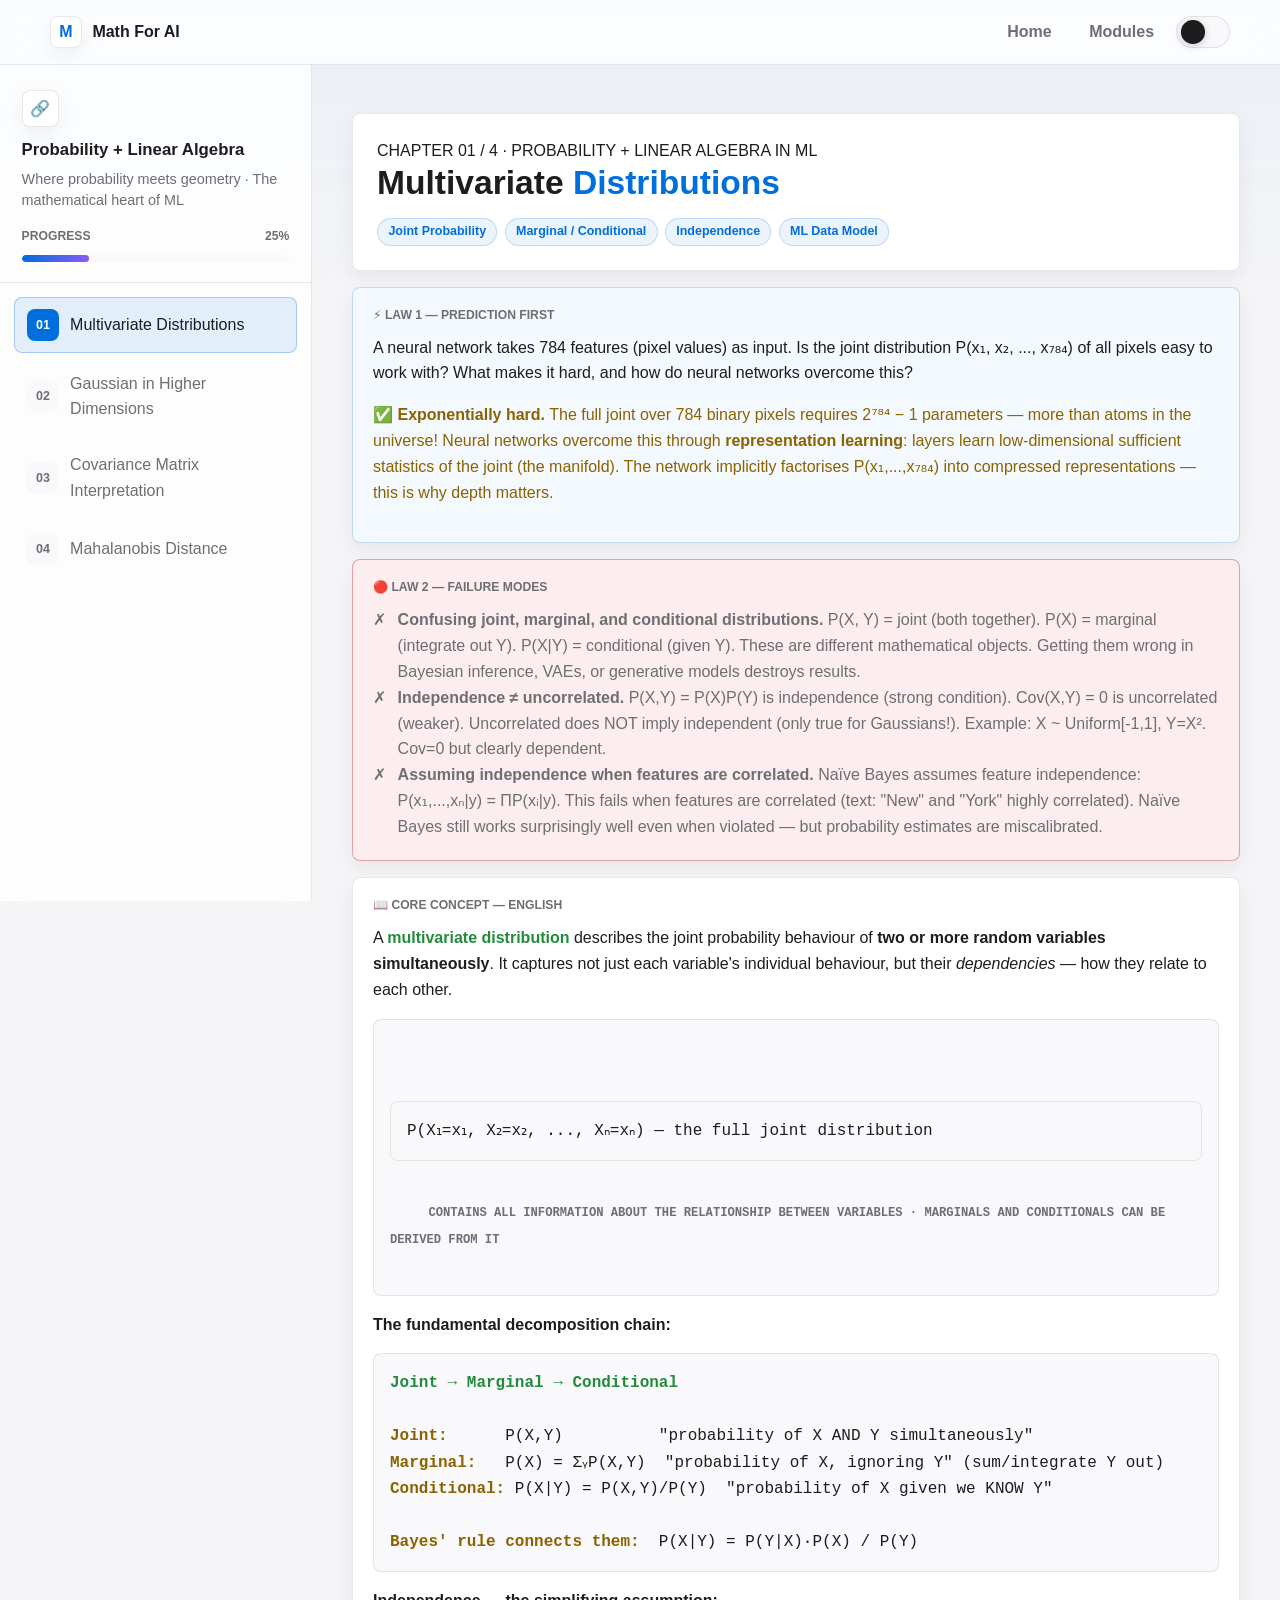
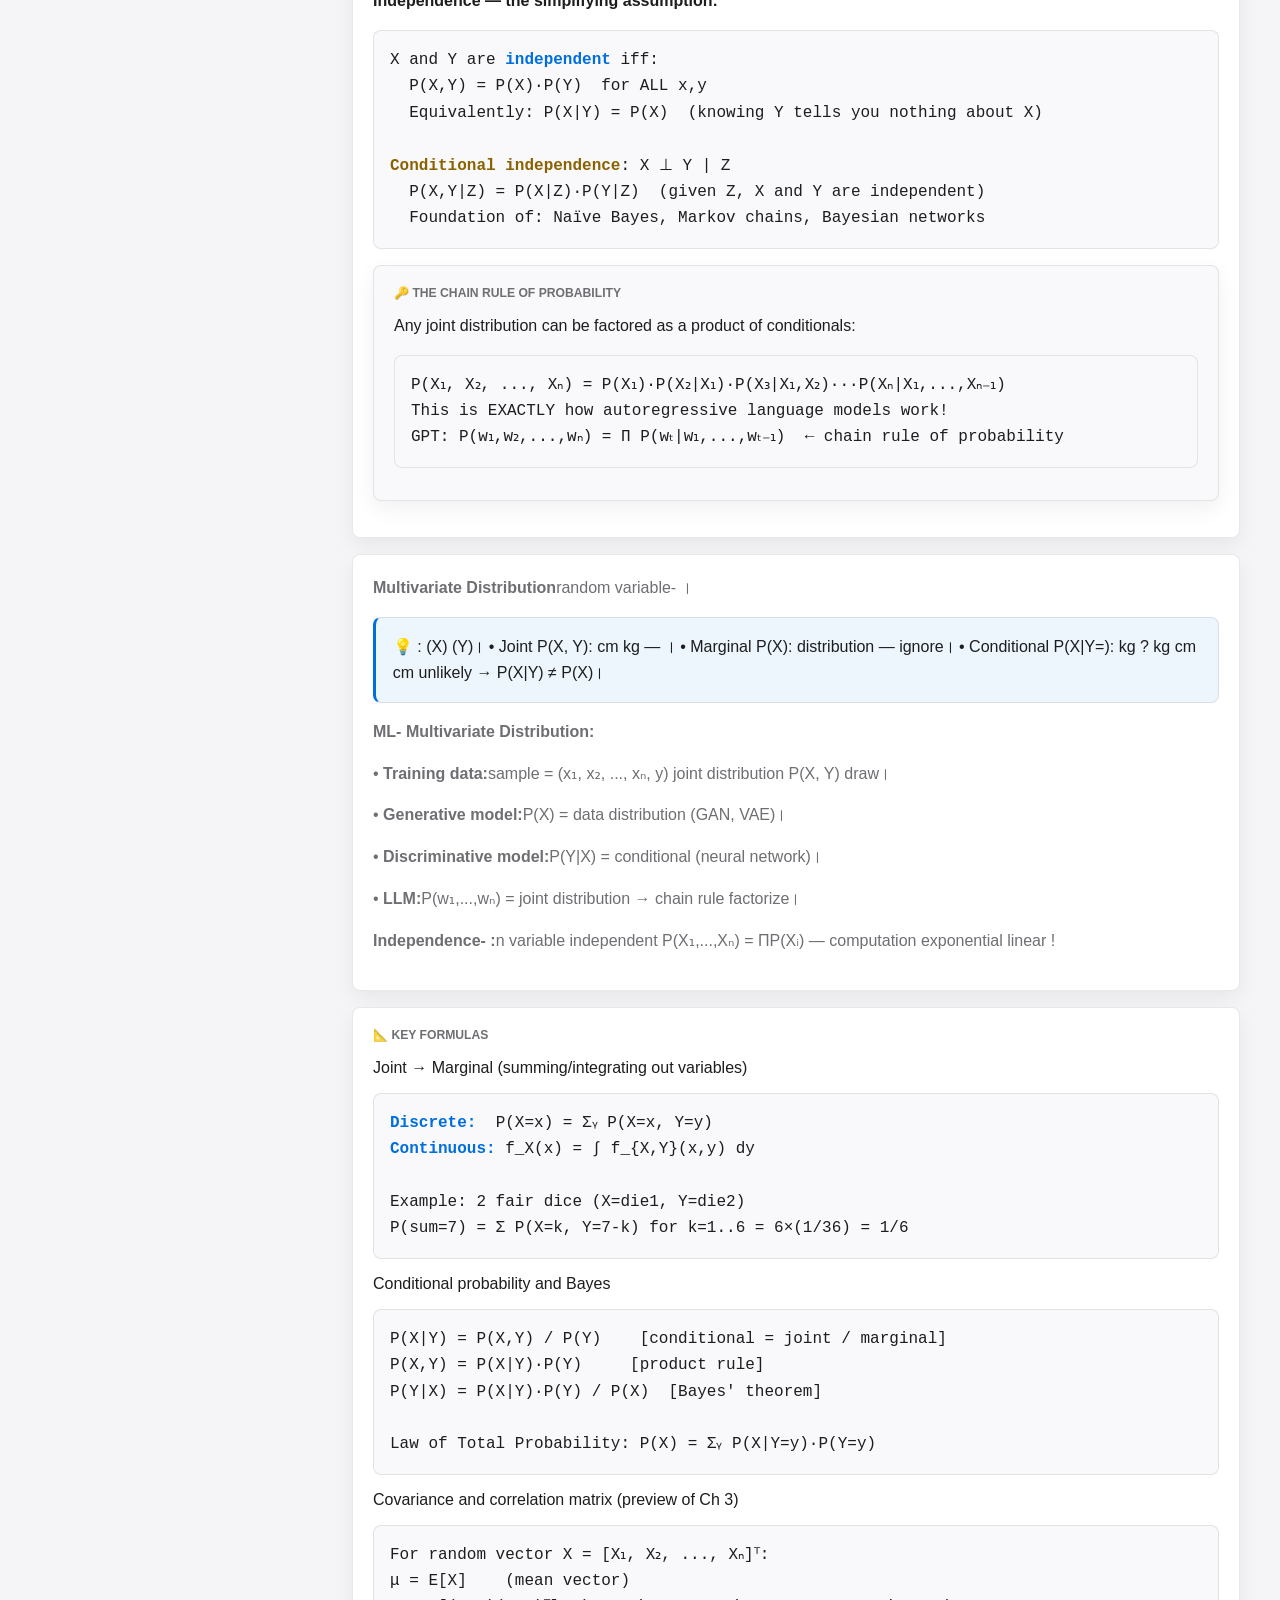
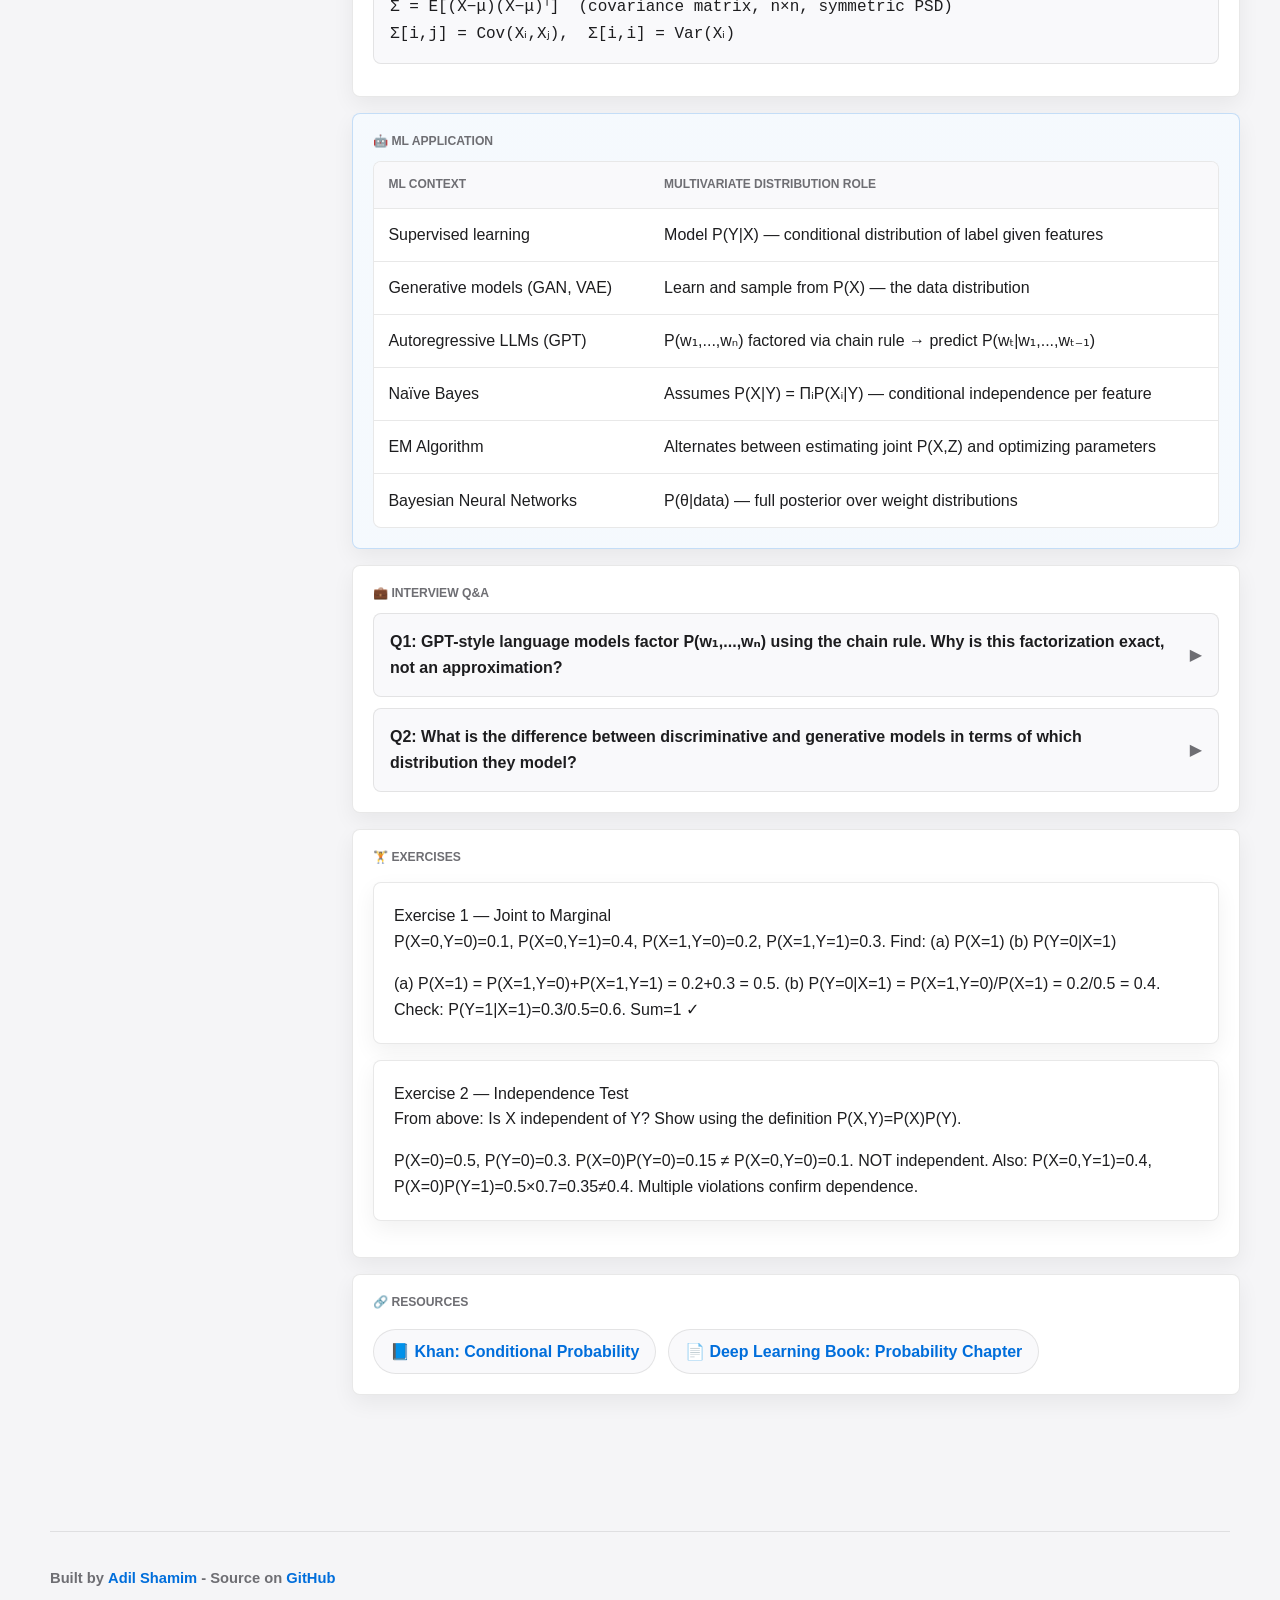
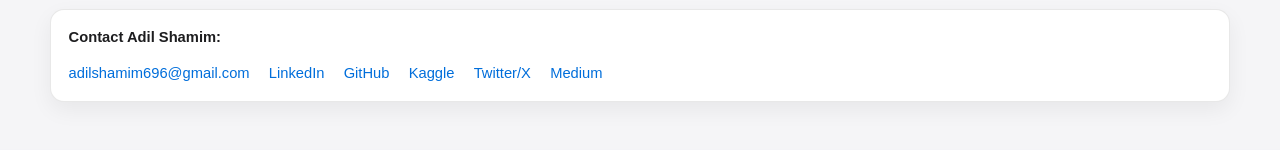
<file: prob_linalg_ml.html>
<!DOCTYPE html>
<html lang="en">
<head>
<meta charset="UTF-8">
<meta name="viewport" content="width=device-width, initial-scale=1.0">
<title>Probability + Linear Algebra in ML</title>
<link rel="icon" type="image/svg+xml" href="favicon.svg" />
<link rel="stylesheet" href="site.css" />
</head>
<body>

<div class="mob">
  <select onchange="show(this.value)">
    <option value="0">01 — Multivariate Distributions</option>
    <option value="1">02 — Gaussian in Higher Dimensions</option>
    <option value="2">03 — Covariance Matrix Interpretation</option>
    <option value="3">04 — Mahalanobis Distance</option>
  </select>
</div>

<div class="app">
<nav class="sb">
  <div class="s-brand">
    <div class="s-sym">🔗</div>
    <div class="s-title">Probability + Linear Algebra</div>
    <div class="s-bn">সম্ভাবনা ও রৈখিক বীজগণিত</div>
    <div class="s-sub">Where probability meets geometry · The mathematical heart of ML</div>
    <div class="pg-row"><span>Progress</span><span id="pp">25%</span></div>
    <div class="pg-bar"><div class="pg-fill" id="pf" style="width:25%"></div></div>
  </div>
  <div class="nav-wrap" id="nl"></div>
</nav>
<main class="main" id="mc"></main>
</div>

<script>
const NAV=["Multivariate Distributions","Gaussian in Higher Dimensions","Covariance Matrix Interpretation","Mahalanobis Distance"];

const TOPICS=[

/* ══════════════════════════════════════════════════════
   01  MULTIVARIATE DISTRIBUTIONS
══════════════════════════════════════════════════════ */
{title:"Multivariate <em>Distributions</em>",bn:"বহুচলক সম্ভাবনা বিতরণ",
tags:[{t:"Joint Probability",c:"tg"},{t:"Marginal / Conditional",c:"tt"},{t:"Independence",c:"tv"},{t:"ML Data Model",c:"tp"}],
body:`
<div class="card law1">
  <div class="ch-hd">⚡ LAW 1 — PREDICTION FIRST</div>
  <p>A neural network takes 784 features (pixel values) as input. Is the joint distribution P(x₁, x₂, ..., x₇₈₄) of all pixels easy to work with? What makes it hard, and how do neural networks overcome this?</p>
  <p style="margin-top:9px;color:var(--gold)">✅ <strong>Exponentially hard.</strong> The full joint over 784 binary pixels requires 2⁷⁸⁴ − 1 parameters — more than atoms in the universe! Neural networks overcome this through <strong>representation learning</strong>: layers learn low-dimensional sufficient statistics of the joint (the manifold). The network implicitly factorises P(x₁,...,x₇₈₄) into compressed representations — this is why depth matters.</p>
</div>

<div class="card law2">
  <div class="ch-hd">🔴 LAW 2 — FAILURE MODES</div>
  <div class="fi"><span class="fi-i">✗</span><span><strong>Confusing joint, marginal, and conditional distributions.</strong> P(X, Y) = joint (both together). P(X) = marginal (integrate out Y). P(X|Y) = conditional (given Y). These are different mathematical objects. Getting them wrong in Bayesian inference, VAEs, or generative models destroys results.</span></div>
  <div class="fi"><span class="fi-i">✗</span><span><strong>Independence ≠ uncorrelated.</strong> P(X,Y) = P(X)P(Y) is independence (strong condition). Cov(X,Y) = 0 is uncorrelated (weaker). Uncorrelated does NOT imply independent (only true for Gaussians!). Example: X ~ Uniform[-1,1], Y=X². Cov=0 but clearly dependent.</span></div>
  <div class="fi"><span class="fi-i">✗</span><span><strong>Assuming independence when features are correlated.</strong> Naïve Bayes assumes feature independence: P(x₁,...,xₙ|y) = ΠP(xᵢ|y). This fails when features are correlated (text: "New" and "York" highly correlated). Naïve Bayes still works surprisingly well even when violated — but probability estimates are miscalibrated.</span></div>
</div>

<div class="card">
  <div class="ch-hd">📖 CORE CONCEPT — English</div>
  <p>A <span class="hg">multivariate distribution</span> describes the joint probability behaviour of <strong>two or more random variables simultaneously</strong>. It captures not just each variable's individual behaviour, but their <em>dependencies</em> — how they relate to each other.</p>
  <div class="big-eq">
    <span class="eq">P(X₁=x₁, X₂=x₂, ..., Xₙ=xₙ) — the full joint distribution</span>
    <span class="eq-sub">Contains ALL information about the relationship between variables · Marginals and conditionals can be derived from it</span>
  </div>

  <p style="margin-top:16px"><strong>The fundamental decomposition chain:</strong></p>
  <div class="fx"><span class="fg">Joint → Marginal → Conditional</span>

<span class="fw">Joint:</span>      P(X,Y)          "probability of X AND Y simultaneously"
<span class="fw">Marginal:</span>   P(X) = ΣᵧP(X,Y)  "probability of X, ignoring Y" (sum/integrate Y out)
<span class="fw">Conditional:</span> P(X|Y) = P(X,Y)/P(Y)  "probability of X given we KNOW Y"

<span class="fw">Bayes' rule connects them:</span>  P(X|Y) = P(Y|X)·P(X) / P(Y)</div>

  <p style="margin-top:16px"><strong>Independence — the simplifying assumption:</strong></p>
  <div class="fx">X and Y are <span class="ft">independent</span> iff:
  P(X,Y) = P(X)·P(Y)  for ALL x,y
  Equivalently: P(X|Y) = P(X)  (knowing Y tells you nothing about X)

<span class="fw">Conditional independence</span>: X ⊥ Y | Z
  P(X,Y|Z) = P(X|Z)·P(Y|Z)  (given Z, X and Y are independent)
  Foundation of: Naïve Bayes, Markov chains, Bayesian networks</div>

  <div class="insight">
    <div class="insight-title">🔑 The Chain Rule of Probability</div>
    <p>Any joint distribution can be factored as a product of conditionals:</p>
    <div class="fx" style="margin-top:8px">P(X₁, X₂, ..., Xₙ) = P(X₁)·P(X₂|X₁)·P(X₃|X₁,X₂)···P(Xₙ|X₁,...,Xₙ₋₁)
This is EXACTLY how autoregressive language models work!
GPT: P(w₁,w₂,...,wₙ) = Π P(wₜ|w₁,...,wₜ₋₁)  ← chain rule of probability</div>
  </div>
</div>

<div class="card">
  <div class="ch-hd">🇧🇩 বাংলা ব্যাখ্যা</div>
  <p class="bn"><strong>Multivariate Distribution</strong> একসাথে অনেকগুলো random variable-এর আচরণ বর্ণনা করে।</p>
  <div class="call-bn">💡 উদাহরণ: একজন ব্যক্তির উচ্চতা (X) ও ওজন (Y)।
• Joint P(X, Y): উচ্চতা ১৭০cm এবং ওজন ৭০kg — দুটো একসাথে।
• Marginal P(X): শুধু উচ্চতার distribution — ওজন ignore।
• Conditional P(X|Y=৭০): কেউ ৭০kg হলে তার উচ্চতা কতটা সম্ভবত? ৭০kg জানলে ১৪০cm বা ২০০cm হওয়া unlikely → P(X|Y) ≠ P(X)।</div>
  <p class="bn" style="margin-top:12px"><strong>ML-এ Multivariate Distribution:</strong></p>
  <p class="bn">• <strong>Training data:</strong> প্রতিটা sample = (x₁, x₂, ..., xₙ, y) joint distribution P(X, Y) থেকে draw।</p>
  <p class="bn">• <strong>Generative model:</strong> P(X) = data distribution শেখা (GAN, VAE)।</p>
  <p class="bn">• <strong>Discriminative model:</strong> P(Y|X) = conditional শেখা (neural network)।</p>
  <p class="bn">• <strong>LLM:</strong> P(w₁,...,wₙ) = ভাষার joint distribution → chain rule দিয়় factorize।</p>
  <p class="bn" style="margin-top:10px"><strong>Independence-এর সুবিধা:</strong> n টা variable independent হলে P(X₁,...,Xₙ) = ΠP(Xᵢ) — computation exponential থেকে linear হয়ে যায়!</p>
</div>

<div class="card">
  <div class="ch-hd">📐 KEY FORMULAS</div>
  <div class="fl">Joint → Marginal (summing/integrating out variables)</div>
  <div class="fx"><span class="ft">Discrete:</span>  P(X=x) = Σᵧ P(X=x, Y=y)
<span class="ft">Continuous:</span> f_X(x) = ∫ f_{X,Y}(x,y) dy

Example: 2 fair dice (X=die1, Y=die2)
P(sum=7) = Σ P(X=k, Y=7-k) for k=1..6 = 6×(1/36) = 1/6</div>
  <div class="fl">Conditional probability and Bayes</div>
  <div class="fx">P(X|Y) = P(X,Y) / P(Y)    [conditional = joint / marginal]
P(X,Y) = P(X|Y)·P(Y)     [product rule]
P(Y|X) = P(X|Y)·P(Y) / P(X)  [Bayes' theorem]

Law of Total Probability: P(X) = Σᵧ P(X|Y=y)·P(Y=y)</div>
  <div class="fl">Covariance and correlation matrix (preview of Ch 3)</div>
  <div class="fx">For random vector X = [X₁, X₂, ..., Xₙ]ᵀ:
μ = E[X]    (mean vector)
Σ = E[(X−μ)(X−μ)ᵀ]  (covariance matrix, n×n, symmetric PSD)
Σ[i,j] = Cov(Xᵢ,Xⱼ),  Σ[i,i] = Var(Xᵢ)</div>
</div>

<div class="mlb"><div class="mlb-t">🤖 ML Application</div>
<table>
  <tr><th>ML Context</th><th>Multivariate Distribution Role</th></tr>
  <tr><td>Supervised learning</td><td>Model P(Y|X) — conditional distribution of label given features</td></tr>
  <tr><td>Generative models (GAN, VAE)</td><td>Learn and sample from P(X) — the data distribution</td></tr>
  <tr><td>Autoregressive LLMs (GPT)</td><td>P(w₁,...,wₙ) factored via chain rule → predict P(wₜ|w₁,...,wₜ₋₁)</td></tr>
  <tr><td>Naïve Bayes</td><td>Assumes P(X|Y) = ΠᵢP(Xᵢ|Y) — conditional independence per feature</td></tr>
  <tr><td>EM Algorithm</td><td>Alternates between estimating joint P(X,Z) and optimizing parameters</td></tr>
  <tr><td>Bayesian Neural Networks</td><td>P(θ|data) — full posterior over weight distributions</td></tr>
</table></div>

<div class="card"><div class="ch-hd">💼 INTERVIEW Q&A</div>
<div class="qa"><button class="qb" onclick="tQ(this)">Q1: GPT-style language models factor P(w₁,...,wₙ) using the chain rule. Why is this factorization exact, not an approximation? <span class="qa-a">▶</span></button>
<div class="ap">The chain rule of probability P(X₁,...,Xₙ) = P(X₁)·P(X₂|X₁)·P(X₃|X₁,X₂)···P(Xₙ|X₁,...,Xₙ₋₁) is a mathematical identity — it holds for ANY joint distribution without assumptions. This is fundamentally different from Naïve Bayes (which assumes independence, an approximation). GPT uses this exact factorization: train a neural network to estimate P(wₜ|w₁,...,wₜ₋₁) for each t, then the product of these conditionals gives the exact joint probability. The neural network learns a compressed representation of the entire conditional distribution. The approximation in GPT is finite context window (can't condition on infinite past), not the chain rule itself.<div class="a-bn">বাংলায়: Chain rule হলো exact mathematical identity — কোনো assumption নেই। GPT এই exact factorization ব্যবহার করে, approximation নয়। Finite context window-ই একমাত্র approximation।</div></div></div>
<div class="qa"><button class="qb" onclick="tQ(this)">Q2: What is the difference between discriminative and generative models in terms of which distribution they model? <span class="qa-a">▶</span></button>
<div class="ap">Discriminative models learn P(Y|X) directly — the conditional distribution of labels given features. Examples: logistic regression, neural networks, SVMs. They don't model how X is distributed — just how to classify given X. Generative models learn P(X,Y) = P(X|Y)P(Y) — the full joint. They can generate new samples by sampling X|Y or classify via Bayes: P(Y|X) ∝ P(X|Y)P(Y). Examples: Naïve Bayes, Gaussian Discriminant Analysis, GANs, VAEs. Discriminative usually achieves higher accuracy with limited data (direct optimization of what we care about). Generative models are more data-hungry but enable generation, anomaly detection, missing data imputation, and semi-supervised learning.<div class="a-bn">বাংলায়: Discriminative = P(Y|X) শেখে (সরাসরি classification)। Generative = P(X,Y) শেখে (generation + classification)। Generative বেশি করে পারে কিন্তু বেশি data লাগে।</div></div></div>
</div>

<div class="card"><div class="ch-hd">🏋️ EXERCISES</div>
<div class="ex"><div class="ex-t">Exercise 1 — Joint to Marginal</div>
<p>P(X=0,Y=0)=0.1, P(X=0,Y=1)=0.4, P(X=1,Y=0)=0.2, P(X=1,Y=1)=0.3. Find: (a) P(X=1) (b) P(Y=0|X=1)</p>
<div class="ex-ans">(a) P(X=1) = P(X=1,Y=0)+P(X=1,Y=1) = 0.2+0.3 = 0.5. (b) P(Y=0|X=1) = P(X=1,Y=0)/P(X=1) = 0.2/0.5 = 0.4. Check: P(Y=1|X=1)=0.3/0.5=0.6. Sum=1 ✓</div></div>
<div class="ex"><div class="ex-t">Exercise 2 — Independence Test</div>
<p>From above: Is X independent of Y? Show using the definition P(X,Y)=P(X)P(Y).</p>
<div class="ex-ans">P(X=0)=0.5, P(Y=0)=0.3. P(X=0)P(Y=0)=0.15 ≠ P(X=0,Y=0)=0.1. NOT independent. Also: P(X=0,Y=1)=0.4, P(X=0)P(Y=1)=0.5×0.7=0.35≠0.4. Multiple violations confirm dependence.</div></div>
</div>
<div class="card"><div class="ch-hd">🔗 RESOURCES</div>
<a class="rl" href="https://www.khanacademy.org/math/statistics-probability/probability-library/conditional-probability-independence/v/conditional-probability-and-independence" target="_blank">📘 Khan: Conditional Probability</a>
<a class="rl" href="http://www.deeplearningbook.org/contents/prob.html" target="_blank">📄 Deep Learning Book: Probability Chapter</a>
</div>`},

/* ══════════════════════════════════════════════════════
   02  MULTIVARIATE GAUSSIAN
══════════════════════════════════════════════════════ */
{title:"Gaussian in <em>Higher Dimensions</em>",bn:"উচ্চ মাত্রায় গাউসিয়ান বিতরণ",
tags:[{t:"N(μ, Σ)",c:"tg"},{t:"Contour Ellipses",c:"tt"},{t:"VAE / GDA",c:"tv"},{t:"PCA Connection",c:"tp"}],
body:`
<div class="card law1">
  <div class="ch-hd">⚡ LAW 1 — PREDICTION FIRST</div>
  <p>A 2D Gaussian has μ=[2, 5] and Σ=[[4, 2],[2, 9]]. Before computing — what shape do the contours of its density function have, and in which direction is the distribution most "spread out"?</p>
  <p style="margin-top:9px;color:var(--gold)">✅ The contours are <strong>ellipses</strong>, not circles. The covariance Σ=[[4,2],[2,9]] tells us: x-variance=4, y-variance=9, positive covariance=2. The distribution is most spread in the y-direction (variance 9 > 4) but the ellipses are <em>tilted</em> because of the off-diagonal covariance term. The eigenvectors of Σ give the tilt directions; eigenvalues give the spread along each axis.</p>
</div>

<div class="card law2">
  <div class="ch-hd">🔴 LAW 2 — FAILURE MODES</div>
  <div class="fi"><span class="fi-i">✗</span><span><strong>Assuming diagonal covariance without checking.</strong> Σ = diagonal means features are uncorrelated. If they're actually correlated (correlated pixels in images, correlated word embeddings), a diagonal approximation loses important structure. Full covariance Σ can be expensive (d² parameters), so use diagonal only when justified.</span></div>
  <div class="fi"><span class="fi-i">✗</span><span><strong>Σ must be positive definite, not just symmetric.</strong> A covariance matrix must have all eigenvalues > 0 (positive definite) or ≥ 0 (positive semi-definite). Sample covariance from n < d samples is rank-deficient — NOT positive definite. Always use regularization: Σ̂ = S + εI for some small ε.</span></div>
  <div class="fi"><span class="fi-i">✗</span><span><strong>The multivariate Gaussian is NOT maximum entropy in general.</strong> For a fixed COVARIANCE MATRIX, the multivariate Gaussian IS maximum entropy. But with other constraints, maximum entropy might be a different distribution. The Gaussian is special — it's the limit distribution of sums (CLT) AND maximum entropy under second-moment constraints.</span></div>
</div>

<div class="card">
  <div class="ch-hd">📖 THE MULTIVARIATE GAUSSIAN — Full Definition</div>
  <p>The <span class="hg">Multivariate Gaussian (MVN)</span> is the extension of the 1D normal distribution to d dimensions. It's the most important probability distribution in all of ML.</p>
  <div class="big-eq">
    <span class="eq">X ~ N(μ, Σ)</span>
    <span class="eq">f(x) = (2π)^(-d/2) · |Σ|^(-1/2) · exp(-½(x-μ)ᵀΣ⁻¹(x-μ))</span>
    <span class="eq-sub">μ ∈ ℝᵈ = mean vector · Σ ∈ ℝᵈˣᵈ = covariance matrix (symmetric, positive definite)</span>
  </div>

  <p style="margin-top:16px"><strong>Breaking down the formula:</strong></p>
  <div class="fx"><span class="fg">(2π)^(-d/2) · |Σ|^(-1/2)</span>  ← normalizing constant (ensures integrates to 1)
<span class="fg">exp(-½(x-μ)ᵀΣ⁻¹(x-μ))</span>  ← the "shape" term

The exponent: <span class="fg">(x-μ)ᵀΣ⁻¹(x-μ)</span> = squared Mahalanobis distance from x to μ
Higher Mahalanobis distance → lower density
When Σ = I (identity): simplifies to ordinary squared Euclidean distance!</div>

  <p style="margin-top:16px"><strong>Three cases — how Σ shapes the distribution:</strong></p>
  <div class="g3">
    <div class="gbox" style="border-color:rgba(245,200,66,.35)">
      <div class="gbox-t hg">Σ = σ²I (spherical)</div>
      <p style="font-size:.85em">All features have equal variance σ². No correlations. Contours are perfect circles. Simplest case — isotropic Gaussian.</p>
      <div class="fx" style="font-size:.79em;margin-top:8px">Σ = ⎡σ² 0 ⎤
    ⎣0  σ²⎦</div>
    </div>
    <div class="gbox" style="border-color:rgba(0,224,199,.35)">
      <div class="gbox-t ht">Σ = diagonal</div>
      <p style="font-size:.85em">Features have different variances, but are uncorrelated. Contours are axis-aligned ellipses. Naïve Bayes assumption.</p>
      <div class="fx" style="font-size:.79em;margin-top:8px">Σ = ⎡σ₁² 0  ⎤
    ⎣0   σ₂²⎦</div>
    </div>
    <div class="gbox" style="border-color:rgba(176,108,255,.35)">
      <div class="gbox-t hv">Σ = full matrix</div>
      <p style="font-size:.85em">Features have different variances AND correlations. Contours are tilted ellipses. Most general — requires d(d+1)/2 parameters.</p>
      <div class="fx" style="font-size:.79em;margin-top:8px">Σ = ⎡σ₁²  ρ  ⎤
    ⎣ρ   σ₂²⎦</div>
    </div>
  </div>
</div>

<div class="card">
  <div class="ch-hd">🇧🇩 বাংলা ব্যাখ্যা</div>
  <p class="bn"><strong>Multivariate Gaussian</strong> হলো d মাত্রায় Normal distribution। এটা ML-এর সবচেয়ে গুরুত্বপূর্ণ distribution।</p>
  <div class="call-bn">💡 2D উদাহরণ: মানুষের উচ্চতা (x₁) ও ওজন (x₂)-এর joint distribution। একা একা উভয়ই Normal, কিন্তু তারা correlated — লম্বা মানুষ সাধারণত বেশি ভারী। এই correlation-ই covariance matrix Σ ধারণ করে।
• Σ = Identity → circular contour (উচ্চতা ও ওজন independent এবং same scale)
• Σ = diagonal → axis-aligned ellipse (ভিন্ন variance, কিন্তু uncorrelated)
• Σ = full → tilted ellipse (correlated — এটাই বাস্তব!)</div>
  <p class="bn" style="margin-top:12px"><strong>MVN কেন এত গুরুত্বপূর্ণ?</strong></p>
  <p class="bn">① <strong>CLT:</strong> যেকোনো distribution-এর sample mean → Gaussian (Central Limit Theorem)</p>
  <p class="bn">② <strong>Maximum entropy:</strong> fixed mean ও covariance সহ সর্বোচ্চ entropy distribution</p>
  <p class="bn">③ <strong>Tractability:</strong> Gaussian-এর linear combination = Gaussian। Conditioning করলেও Gaussian। এটা analytically সহজ।</p>
  <p class="bn">④ <strong>ML use:</strong> VAE latent prior N(0,I), weight initialization, Gaussian Discriminant Analysis, Gaussian Processes।</p>
</div>

<!-- INTERACTIVE MULTIVARIATE GAUSSIAN VISUALIZER -->
<div class="card">
  <div class="ch-hd">🎮 INTERACTIVE — Multivariate Gaussian Contour Explorer</div>
  <p style="font-size:.84em;color:var(--muted);margin-bottom:10px">Adjust the covariance matrix parameters and observe how contours (constant-density ellipses) change shape, tilt, and size.</p>
  <div class="ctrl">
    <label>σ₁ (x-std)</label>
    <input type="range" id="mv-s1" min="5" max="30" value="15">
    <span class="cval" id="mv-s1v">1.5</span>
    <label>σ₂ (y-std)</label>
    <input type="range" id="mv-s2" min="5" max="30" value="20">
    <span class="cval" id="mv-s2v">2.0</span>
    <label>ρ (correlation)</label>
    <input type="range" id="mv-rho" min="-90" max="90" value="60">
    <span class="cval" id="mv-rhov">0.60</span>
  </div>
  <div class="cw">
    <canvas id="mv-canvas" width="580" height="300" style="width:100%;display:block"></canvas>
    <div class="clbl" id="mv-lbl">Constant-density contours of 2D Gaussian — ellipses aligned with eigenvectors of Σ</div>
  </div>
  <div class="cout-row">
    <span class="cout" id="mv-det">|Σ| = ...</span>
    <span class="cout" id="mv-eig" style="color:var(--violet)">λ₁, λ₂ = ...</span>
    <span class="cout" id="mv-angle" style="color:var(--teal)">tilt = ...</span>
  </div>
</div>

<div class="card">
  <div class="ch-hd">📐 KEY PROPERTIES & RESULTS</div>
  <div class="fl">Marginal and conditional distributions (both Gaussian — beautiful!)</div>
  <div class="fx">X = [X₁, X₂]ᵀ ~ N(μ, Σ), partitioned as:
μ = [μ₁, μ₂]ᵀ,  Σ = ⎡Σ₁₁  Σ₁₂⎤
                       ⎣Σ₂₁  Σ₂₂⎦

<span class="ft">Marginal:</span>  X₁ ~ N(μ₁, Σ₁₁)   [just the diagonal block!]
<span class="ft">Conditional:</span> X₁|X₂=x₂ ~ N(μ₁|₂, Σ₁|₂) where:
  μ₁|₂ = μ₁ + Σ₁₂Σ₂₂⁻¹(x₂ − μ₂)   [mean shifts toward x₂]
  Σ₁|₂ = Σ₁₁ − Σ₁₂Σ₂₂⁻¹Σ₂₁       [variance reduces!]

Key: conditioning REDUCES variance — learning X₂ gives info about X₁!</div>
  <div class="fl">Linear transformation of Gaussian</div>
  <div class="fx">If X ~ N(μ, Σ) and Y = AX + b, then:
Y ~ N(<span class="fg">Aμ + b</span>, <span class="fg">AΣAᵀ</span>)
Linear combination of Gaussians = Gaussian!
→ Why linear layers in VAE preserve Gaussian latent structure</div>
  <div class="fl">Standard Normal → General Gaussian (sampling trick)</div>
  <div class="fx">To sample X ~ N(μ, Σ):
1. Factor Σ = LLᵀ  (Cholesky decomposition, L lower triangular)
2. Sample Z ~ N(0, I)  (standard normal — easy!)
3. X = μ + L·Z  ← valid sample from N(μ, Σ)
VAE reparameterization: z = μ + σ·ε, ε~N(0,1) is this exact trick!</div>
</div>

<div class="mlb"><div class="mlb-t">🤖 ML Application — MVN is Everywhere</div>
<table>
  <tr><th>ML System</th><th>Multivariate Gaussian Role</th></tr>
  <tr><td>VAE latent prior</td><td>p(z) = N(0, I) — standard MVN forces structured latent space</td></tr>
  <tr><td>VAE reparameterization</td><td>z = μ + σ⊙ε, ε~N(0,I) — differentiable sampling via linear transform</td></tr>
  <tr><td>Gaussian Discriminant Analysis</td><td>P(X|Y=k) = N(μₖ, Σ) — Gaussian class-conditionals</td></tr>
  <tr><td>Gaussian Processes (GP)</td><td>f ~ GP(m, k) — infinite-dimensional MVN over functions</td></tr>
  <tr><td>Kalman Filter</td><td>State prediction and update both maintain Gaussian posteriors</td></tr>
  <tr><td>Diffusion models (DDPM)</td><td>Forward process adds Gaussian noise; reverse denoises</td></tr>
  <tr><td>Weight init (Xavier/He)</td><td>W ~ N(0, 2/nᵢₙ) — Gaussian with specific variance</td></tr>
</table></div>

<div class="card"><div class="ch-hd">💼 INTERVIEW Q&A</div>
<div class="qa"><button class="qb" onclick="tQ(this)">Q1: Why does the VAE use N(0,I) as the latent prior, and what happens if you use a non-Gaussian prior? <span class="qa-a">▶</span></button>
<div class="ap">N(0,I) is chosen for three reasons: (1) <strong>Tractable KL divergence</strong>: KL(N(μ,σ²)||N(0,1)) has a closed form = −½Σ(1+log σⱼ²−μⱼ²−σⱼ²). No sampling needed for the KL term. (2) <strong>Easy sampling</strong>: can sample z~N(0,I) trivially and decode. (3) <strong>Reparameterization trick</strong>: z = μ+σ⊙ε with ε~N(0,I) gives differentiable sampling. Non-Gaussian priors: discrete (VQ-VAE uses categorical/codebook), mixture of Gaussians (richer but harder KL), normalizing flow prior (more flexible). Recent work: diffusion models use the entire Gaussian noise diffusion process instead of a simple fixed prior — allows more complex data distributions.<div class="a-bn">বাংলায়: N(0,I) ব্যবহার করা হয় কারণ KL closed-form, sampling সহজ, এবং reparameterization trick কাজ করে। Non-Gaussian prior সম্ভব কিন্তু জটিল।</div></div></div>
<div class="qa"><button class="qb" onclick="tQ(this)">Q2: What is a Gaussian Process and how does it generalize the multivariate Gaussian? <span class="qa-a">▶</span></button>
<div class="ap">A finite-dimensional MVN defines a distribution over vectors of size d. A Gaussian Process (GP) extends this to an infinite-dimensional distribution over FUNCTIONS. GP: any finite collection of function values {f(x₁),...,f(xₙ)} is jointly Gaussian with mean m(xᵢ) and covariance k(xᵢ,xⱼ) (the kernel). The kernel encodes assumptions about function smoothness. GP regression: given training points {(xᵢ,yᵢ)}, the posterior over functions is again a GP (due to Gaussian-Gaussian conjugacy). Prediction at x* is Gaussian — giving both mean AND variance (uncertainty!). Used in: Bayesian optimization (hyperparameter tuning), surrogate models, uncertainty quantification in safety-critical ML.<div class="a-bn">বাংলায়: Gaussian Process = infinite-dimensional MVN। Function-এর distribution define করে। GP regression Gaussian posterior দেয় — point estimate + uncertainty। Bayesian optimization-এ ব্যবহার।</div></div></div>
</div>

<div class="card"><div class="ch-hd">🏋️ EXERCISES</div>
<div class="ex"><div class="ex-t">Exercise — Marginalization</div>
<p>X = [X₁, X₂]ᵀ ~ N([3, 7]ᵀ, [[4, 2],[2, 9]]). (a) What is X₁'s marginal distribution? (b) If we observe X₂=10 (above mean 7), does X₁'s conditional mean increase or decrease? Why?</p>
<div class="ex-ans">(a) X₁ ~ N(3, 4) — just take the (1,1) element of Σ and first element of μ. (b) Since Cov(X₁,X₂)=2>0 (positive correlation), observing X₂=10>7 means X₁ likely to also be above its mean. Conditional mean: μ₁|₂ = 3 + (2/9)(10-7) = 3 + 2/3 ≈ 3.67 > 3. Yes, conditional mean increases! The conditional variance is 4 - (2×2)/9 = 4 - 4/9 ≈ 3.56 (reduced from 4).</div></div>
</div>
<div class="card"><div class="ch-hd">🔗 RESOURCES</div>
<a class="rl" href="https://distill.pub/2019/visual-exploration-gaussian-processes/" target="_blank">🎯 Distill: Visual Guide to Gaussian Processes</a>
<a class="rl" href="https://www.youtube.com/watch?v=eHcg3ZDrJkA" target="_blank">🎬 StatQuest: Multivariate Normal</a>
</div>`},

/* ══════════════════════════════════════════════════════
   03  COVARIANCE MATRIX INTERPRETATION
══════════════════════════════════════════════════════ */
{title:"Covariance Matrix <em>Interpretation</em>",bn:"কোভেরিয়েন্স ম্যাট্রিক্স ব্যাখ্যা",
tags:[{t:"Σ Geometry",c:"tg"},{t:"Eigendecomposition",c:"tt"},{t:"PCA Connection",c:"tv"},{t:"Precision Matrix",c:"tp"}],
body:`
<div class="card law1">
  <div class="ch-hd">⚡ LAW 1 — PREDICTION FIRST</div>
  <p>You compute the covariance matrix of a dataset and find eigenvalues [100, 5, 0.1]. What does this tell you about the data's intrinsic dimensionality and how you should approach dimensionality reduction?</p>
  <p style="margin-top:9px;color:var(--gold)">✅ The data varies <strong>strongly</strong> along the first principal component (variance 100), weakly along the second (5), and almost not at all along the third (0.1). The data effectively lives in ~2D (first two eigenvectors capture 100+5 / 105.1 = 99.9% of variance). For PCA: keep 2 components, discard the third. This is the geometric meaning of eigenvalues — they ARE the variances along the principal component directions.</p>
</div>

<div class="card law2">
  <div class="ch-hd">🔴 LAW 2 — FAILURE MODES</div>
  <div class="fi"><span class="fi-i">✗</span><span><strong>Confusing covariance matrix with correlation matrix.</strong> Cov matrix Σ has variances on diagonal (can be any positive number). Correlation matrix R has 1s on diagonal (normalised). Use correlation matrix to compare relationships across features of different scales. PCA on raw features uses covariance; PCA on scaled features (StandardScaler) uses correlation.</span></div>
  <div class="fi"><span class="fi-i">✗</span><span><strong>The precision matrix Σ⁻¹ is equally important.</strong> The Gaussian density exponent is (x−μ)ᵀΣ⁻¹(x−μ) — the precision (inverse covariance) matrix appears, not Σ itself. The precision matrix encodes conditional independencies: Σ⁻¹[i,j] = 0 means Xᵢ ⊥ Xⱼ | all other variables (graphical models).</span></div>
  <div class="fi"><span class="fi-i">✗</span><span><strong>Sample covariance is biased for small n.</strong> With n < d, the sample covariance matrix is singular (not invertible). Need regularisation: Ledoit-Wolf shrinkage, diagonal + scalar, or (Σ̂ + εI) for computing the Gaussian exponent or Mahalanobis distance.</span></div>
</div>

<div class="card">
  <div class="ch-hd">📖 THE COVARIANCE MATRIX AS A GEOMETRIC OBJECT</div>
  <p>The covariance matrix Σ is not just a collection of numbers — it is a <span class="hg">linear operator that encodes the shape, orientation, and scale of a data distribution</span> in space.</p>

  <div class="insight">
    <div class="insight-title">🔑 The Spectral (Eigenvalue) Decomposition</div>
    <p>Any symmetric positive definite Σ can be written as:</p>
    <div class="fx" style="margin-top:10px">Σ = QΛQᵀ  where:
  Q = [q₁ | q₂ | ... | qₐ]  ← orthogonal matrix of eigenvectors (columns)
  Λ = diag(λ₁, λ₂, ..., λₐ)  ← diagonal matrix of eigenvalues (λ₁ ≥ λ₂ ≥ ... ≥ λₐ > 0)

Geometric interpretation:
  qᵢ = <span class="ft">direction</span> of i-th principal axis of the distribution
  λᵢ = <span class="fg">variance</span> along that axis (λᵢ = σᵢ²)
  √λᵢ = <span class="fv">standard deviation</span> along that axis = semi-axis length of the data ellipsoid</div>
  </div>

  <p style="margin-top:16px"><strong>Reading the covariance matrix — a complete guide:</strong></p>
  <div class="fx">For Σ = ⎡σ₁²   Cov₁₂⎤
         ⎣Cov₂₁  σ₂²  ⎦

Diagonal elements Σ[i,i] = Var(Xᵢ) = variance of feature i
Off-diagonal Σ[i,j] = Cov(Xᵢ,Xⱼ):
  > 0 → positively correlated (tend to increase together)
  = 0 → uncorrelated (not necessarily independent!)
  < 0 → negatively correlated (one increases, other decreases)

Eigenvalues λ₁, λ₂ → variances along principal directions
Eigenvectors q₁, q₂ → the principal directions themselves
Determinant |Σ| = λ₁·λ₂·...·λₐ → "volume" of the data cloud (in units²)</div>

  <p style="margin-top:16px"><strong>PCA = Eigendecomposition of the Covariance Matrix:</strong></p>
  <div class="fx"><span class="fw">PCA algorithm:</span>
1. Center data: X̃ = X − μ
2. Compute covariance: Σ = X̃ᵀX̃ / (n−1)
3. Eigendecompose: Σ = QΛQᵀ
4. Sort by eigenvalue: q₁ (most variance), q₂ (second most), ...
5. Project: Z = X̃ · Q[:, :k]   ← keep top-k principal components

Explained variance ratio of component i = λᵢ / Σⱼλⱼ
→ Choose k to explain 95% cumulative variance</div>
</div>

<div class="card">
  <div class="ch-hd">🇧🇩 বাংলা ব্যাখ্যা</div>
  <p class="bn"><strong>Covariance Matrix Σ</strong> শুধু সংখ্যার table নয় — এটা data-র shape, দিক, ও spread-এর সম্পূর্ণ geometric বিবরণ।</p>
  <div class="call-bn">💡 Balloon analogy:
কল্পনা করো data হলো একটা balloon। Covariance matrix বলে:
• Diagonal (σ₁², σ₂²): balloon কতটা লম্বা ও চওড়া (x ও y দিকে)
• Off-diagonal (Cov₁₂): balloon কতটা তির্যক (tilted)
• Eigenvectors: balloon-এর actual দীর্ঘ অক্ষ ও ছোট অক্ষের দিক
• Eigenvalues: সেই অক্ষ বরাবর কতটা লম্বা
PCA = balloon-কে সোজা করে তার actual বড়/ছোট অক্ষ খুঁজে বের করা!</div>
  <p class="bn" style="margin-top:12px"><strong>Precision Matrix Σ⁻¹ (Inverse Covariance):</strong></p>
  <p class="bn">MVN-এর density function-এ Σ⁻¹ ব্যবহার হয়। Σ⁻¹[i,j] = 0 মানে Xᵢ ও Xⱼ conditionally independent (অন্য সব variable জানা থাকলে)। এটা graphical model-এর ভিত্তি।</p>
  <p class="bn" style="margin-top:8px"><strong>Whitening transform (Sphering):</strong></p>
  <p class="bn">X_white = Σ^(-1/2)·X → transformed data-র covariance = Identity matrix।</p>
  <p class="bn">এটা করলে features independent ও unit variance হয় → gradient descent দ্রুত converge করে।</p>
</div>

<!-- INTERACTIVE COVARIANCE MATRIX VISUALIZER -->
<div class="card">
  <div class="ch-hd">🎮 INTERACTIVE — Covariance Matrix Geometry</div>
  <p style="font-size:.84em;color:var(--muted);margin-bottom:10px">Adjust the covariance matrix. See eigenvectors (principal axes), eigenvalues (spread), and data samples in real time.</p>
  <div class="ctrl">
    <label>Var(X₁) = σ₁²</label>
    <input type="range" id="cov-v1" min="5" max="50" value="20">
    <span class="cval" id="cov-v1v">2.0</span>
    <label>Var(X₂) = σ₂²</label>
    <input type="range" id="cov-v2" min="5" max="50" value="35">
    <span class="cval" id="cov-v2v">3.5</span>
    <label>Cov(X₁,X₂)</label>
    <input type="range" id="cov-c" min="-40" max="40" value="20">
    <span class="cval" id="cov-cv">2.0</span>
  </div>
  <div class="cw">
    <canvas id="cov-canvas" width="580" height="300" style="width:100%;display:block"></canvas>
    <div class="clbl" id="cov-lbl">Data ellipse with eigenvectors (principal axes) and sample points</div>
  </div>
  <div class="cout-row">
    <span class="cout" id="cov-mat">Σ = ...</span>
    <span class="cout" id="cov-eigs" style="color:var(--violet)">Eigenvalues: ...</span>
    <span class="cout" id="cov-det" style="color:var(--teal)">|Σ| = ...</span>
  </div>
</div>

<div class="card">
  <div class="ch-hd">📐 FORMULAS — COVARIANCE MATRIX OPERATIONS</div>
  <div class="fl">Computing eigenvalues (2×2 case)</div>
  <div class="fx">Σ = ⎡a  b⎤    Characteristic equation: det(Σ − λI) = 0
    ⎣b  d⎦    (a−λ)(d−λ) − b² = 0
              λ² − (a+d)λ + (ad−b²) = 0
              λ = [(a+d) ± √((a−d)²+4b²)] / 2

Sum of eigenvalues = trace(Σ) = a+d
Product of eigenvalues = det(Σ) = ad−b²</div>
  <div class="fl">Whitening / Sphering transform</div>
  <div class="fx">Given Σ = QΛQᵀ  (eigendecomposition)
Σ^(1/2) = QΛ^(1/2)Qᵀ  (matrix square root)
Σ^(-1/2) = QΛ^(-1/2)Qᵀ  (inverse square root)

Whitened data: X_w = Σ^(-1/2)(X − μ)
→ Cov(X_w) = Σ^(-1/2)·Σ·Σ^(-1/2) = I  ← identity covariance!
→ Equivalent to rotating to eigenvector basis + scaling by 1/√λ</div>
  <div class="fl">Precision matrix and conditional independence</div>
  <div class="fx">Precision matrix: Ω = Σ⁻¹
Gaussian density: f(x) ∝ exp(-½(x−μ)ᵀΩ(x−μ))
Gaussian graphical model: Ω[i,j] = 0 ⟺ Xᵢ ⊥ Xⱼ | X_{-ij}
→ Sparse precision matrix = sparse conditional independence graph
→ Graphical Lasso learns sparse Ω via L1 penalty on Ω entries</div>
</div>

<div class="mlb"><div class="mlb-t">🤖 ML Application</div>
<table>
  <tr><th>Algorithm</th><th>Covariance Matrix Role</th></tr>
  <tr><td>PCA</td><td>Eigendecompose Σ → principal components = eigenvectors, explained variance = eigenvalues</td></tr>
  <tr><td>LDA (Linear Discriminant Analysis)</td><td>Between-class Σ_B vs within-class Σ_W — maximize Σ_B/Σ_W</td></tr>
  <tr><td>Gaussian Discriminant Analysis</td><td>Estimate Σ per class (QDA) or shared Σ (LDA) for class-conditional Gaussians</td></tr>
  <tr><td>Kalman Filter</td><td>State uncertainty as Gaussian with tracked covariance Σₜ</td></tr>
  <tr><td>Batch Normalization</td><td>Normalizes by feature variance (diagonal of Σ). LayerNorm normalizes by feature vector norm</td></tr>
  <tr><td>Graphical Lasso</td><td>Estimate sparse precision matrix Ω = Σ⁻¹ for conditional independence structure</td></tr>
</table></div>

<div class="card"><div class="ch-hd">💼 INTERVIEW Q&A</div>
<div class="qa"><button class="qb" onclick="tQ(this)">Q1: What is the relationship between PCA and the eigendecomposition of the covariance matrix? Why do eigenvectors give the principal components? <span class="qa-a">▶</span></button>
<div class="ap">PCA finds the direction w (unit vector) that maximizes variance of the projection wᵀX. Variance = wᵀΣw. Constrained optimization: max wᵀΣw subject to ||w||=1. Lagrangian: Σw = λw — eigenvalue equation! First principal component = eigenvector with largest eigenvalue (maximizes wᵀΣw = λ). Second PC = eigenvector with second largest λ, orthogonal to first. k-th PC = k-th eigenvector. The variance captured by PC_k = λₖ. Total variance = trace(Σ) = Σλₖ. This is why PCA on data = eigendecomposition of its covariance matrix — mathematically equivalent, not just a heuristic.<div class="a-bn">বাংলায়: Maximum variance direction = covariance matrix-এর largest eigenvector। This is EXACT equivalence, not approximation — Lagrange multiplier proof করলে eigenvalue equation পাওয়া যায়।</div></div></div>
<div class="qa"><button class="qb" onclick="tQ(this)">Q2: Why is the covariance matrix always positive semi-definite? What happens if you have a covariance matrix that isn't? <span class="qa-a">▶</span></button>
<div class="ap">Proof: For any vector v, vᵀΣv = vᵀE[(X−μ)(X−μ)ᵀ]v = E[vᵀ(X−μ)(X−μ)ᵀv] = E[((X−μ)ᵀv)²] ≥ 0. A squared quantity is always non-negative, so its expectation is ≥ 0 → Σ is PSD. It's PD (strictly positive definite) if no linear combination of features is constant. If Σ is not PSD in practice: (1) numerical errors → add εI. (2) n < d → rank deficient, use pseudoinverse. (3) Wrong sign due to floating point → use Cholesky → if fails, regularize. Common fix: Σ_reg = Σ + εI ensures PD without changing eigenvectors significantly.<div class="a-bn">বাংলায়: Cov matrix PSD কারণ vᵀΣv = E[(variance)²] ≥ 0। Sample cov n<d হলে singular। Fix: Σ + εI যোগ করো।</div></div></div>
</div>

<div class="card"><div class="ch-hd">🏋️ EXERCISES</div>
<div class="ex"><div class="ex-t">Exercise — Full Eigenanalysis</div>
<p>Σ = [[5, 4],[4, 5]]. (a) Find eigenvalues. (b) Find eigenvectors. (c) What % variance does each principal component explain? (d) What does the covariance structure tell you about the data?</p>
<div class="ex-ans">(a) λ = [(5+5) ± √((5-5)²+4×16)] / 2 = [10 ± √64]/2 = [10±8]/2 → λ₁=9, λ₂=1. (b) For λ₁=9: (Σ-9I)v=0 → [[-4,4],[4,-4]]v=0 → v₁=[1,1]/√2. For λ₂=1: v₂=[1,-1]/√2. (c) Total=10. PC1: 9/10=90%. PC2: 1/10=10%. (d) Large positive covariance 4 → strong positive correlation. PC1=[1,1]/√2 → diagonal direction → features increase together. PC2=[1,-1]/√2 → anti-diagonal → captures their difference. 90% of variance in one direction → nearly 1D data!</div></div>
</div>
<div class="card"><div class="ch-hd">🔗 RESOURCES</div>
<a class="rl" href="https://setosa.io/ev/principal-component-analysis/" target="_blank">🎯 Setosa: Interactive PCA Visualization</a>
<a class="rl" href="https://www.youtube.com/watch?v=FgakZw6K1QQ" target="_blank">🎬 StatQuest: PCA Step-by-Step</a>
</div>`},

/* ══════════════════════════════════════════════════════
   04  MAHALANOBIS DISTANCE
══════════════════════════════════════════════════════ */
{title:"Mahalanobis <em>Distance</em>",bn:"মহলানবিস দূরত্ব",
tags:[{t:"Σ⁻¹ Weighted",c:"tg"},{t:"Anomaly Detection",c:"tt"},{t:"Scale Invariant",c:"tv"},{t:"Statistical Distance",c:"tp"}],
body:`
<div class="card law1">
  <div class="ch-hd">⚡ LAW 1 — PREDICTION FIRST</div>
  <p>Two data points p₁=[5, 5] and p₂=[8, 5]. Mean μ=[5, 5]. Distribution: x₁ has variance 1, x₂ has variance 100 (very spread). Which point is more unusual: p₁=mean (distance 0) or p₂=[8,5]? What does Euclidean say vs Mahalanobis?</p>
  <p style="margin-top:9px;color:var(--gold)">✅ p₁ is the mean — trivially 0 distance. For p₂: <strong>Euclidean</strong> = 3 (just the x₁ difference). <strong>Mahalanobis</strong> with Σ=diag(1,100): d² = (8-5)²/1 + (5-5)²/100 = 9 + 0 = 9 → d=3. But if variance was reversed (σ₁²=100, σ₂²=1): Mahalanobis d² = 9/100 = 0.09 → d=0.3. Moving 3 units in a direction of variance 100 is totally normal; moving 3 units in a direction of variance 1 is extreme. Mahalanobis correctly accounts for the data's natural spread.</p>
</div>

<div class="card law2">
  <div class="ch-hd">🔴 LAW 2 — FAILURE MODES</div>
  <div class="fi"><span class="fi-i">✗</span><span><strong>Mahalanobis requires Σ to be invertible.</strong> If features are perfectly correlated (rank-deficient Σ), Σ⁻¹ doesn't exist. Fix: regularize with Σ + εI, or use pseudoinverse, or remove correlated features first (PCA).</span></div>
  <div class="fi"><span class="fi-i">✗</span><span><strong>Mahalanobis needs a reliable covariance estimate.</strong> With few samples (n ≪ d), the sample covariance is noisy → Mahalanobis distances are unreliable. Robust covariance estimators (Minimum Covariance Determinant / MCD, Ledoit-Wolf shrinkage) are essential for anomaly detection in high dimensions.</span></div>
  <div class="fi"><span class="fi-i">✗</span><span><strong>Mahalanobis is not the same as standardized Euclidean.</strong> Standardized Euclidean (scaling by √σᵢ² per feature separately) ignores correlations between features. Mahalanobis accounts for both variances AND covariances — it fully "whitens" the space using the full Σ⁻¹.</span></div>
</div>

<div class="card">
  <div class="ch-hd">📖 THE MAHALANOBIS DISTANCE — Definition & Intuition</div>
  <p>The <span class="hg">Mahalanobis distance</span> measures how many <strong>standard deviations away</strong> a point is from the mean of a distribution, accounting for the full covariance structure — correlations and different feature scales.</p>
  <div class="big-eq">
    <span class="eq">D_M(x, μ) = √((x − μ)ᵀ Σ⁻¹ (x − μ))</span>
    <span class="eq-sub">D²_M = (x − μ)ᵀ Σ⁻¹ (x − μ) — "squared Mahalanobis distance" · appears in the exponent of the MVN density!</span>
  </div>

  <p style="margin-top:16px"><strong>Why Σ⁻¹? — The whitening interpretation:</strong></p>
  <div class="fx">Mahalanobis distance = Euclidean distance in the "whitened" coordinate system.
Step 1: Whiten the data:  x_w = Σ^(-1/2) (x − μ)
Step 2: Euclidean in whitened space: ||x_w||₂ = ||Σ^(-1/2)(x−μ)||₂
This equals: √((x−μ)ᵀ (Σ^(-1/2))ᵀ Σ^(-1/2) (x−μ)) = √((x−μ)ᵀ Σ⁻¹ (x−μ))
→ Mahalanobis IS ordinary Euclidean after whitening the space!</div>

  <p style="margin-top:16px"><strong>Three distances compared:</strong></p>
  <table>
    <tr><th>Distance</th><th>Formula</th><th>Accounts For</th><th>Contours</th></tr>
    <tr><td><span class="hsk">Euclidean</span></td><td>√(x-μ)ᵀ(x-μ)</td><td>Nothing (raw coordinates)</td><td>Spheres (circles in 2D)</td></tr>
    <tr><td><span class="hv">Standardized Euclidean</span></td><td>√Σᵢ(xᵢ-μᵢ)²/σᵢ²</td><td>Different variances (diagonal Σ)</td><td>Axis-aligned ellipses</td></tr>
    <tr><td><span class="hg">Mahalanobis</span></td><td>√(x-μ)ᵀΣ⁻¹(x-μ)</td><td>Variances + correlations (full Σ)</td><td>Tilted ellipses (data's shape)</td></tr>
  </table>

  <div class="insight" style="margin-top:16px">
    <div class="insight-title">🔑 Mahalanobis Contours = Gaussian Density Contours</div>
    <p>Points with the same Mahalanobis distance from μ form an ellipsoid. These are EXACTLY the constant-density contours of the Gaussian N(μ, Σ)! So Mahalanobis distance is the natural distance measure for Gaussian-distributed data — and that's most of the assumptions ML makes.</p>
    <div class="fx" style="margin-top:10px">Gaussian density:  f(x) ∝ exp(-½ D²_M(x, μ))
Constant density ↔ constant D_M ↔ ellipsoid surface
D_M = 1 ↔ surface of the 1-σ probability ellipsoid
D_M = 2 ↔ surface of the 2-σ probability ellipsoid  (contains ~95% of data in 2D!)
D_M = 3 ↔ outlier threshold (contains ~99.7% of data in 1D)</div>
  </div>
</div>

<div class="card">
  <div class="ch-hd">🇧🇩 বাংলা ব্যাখ্যা</div>
  <p class="bn"><strong>Mahalanobis Distance</strong> একটা data point কতটা "অস্বাভাবিক" সেটা পরিমাপ করে — distribution-এর natural spread ও correlations বিবেচনায় নিয়ে।</p>
  <div class="call-bn">💡 উদাহরণ: বাংলাদেশে মানুষের উচ্চতা (mean=165cm, σ=7cm) ও ওজন (mean=65kg, σ=10kg)। 
• একজন 165cm, 65kg → Mahalanobis = 0 (exactly average)
• একজন 172cm, 65kg → উচ্চতা 1σ বেশি। Euclidean = 7cm কিন্তু Mahalanobis ≈ 1.0 (1 standard deviation away)
• একজন 165cm, 95kg → ওজন 3σ বেশি। Euclidean = 30kg কিন্তু Mahalanobis ≈ 3.0 (outlier!)
Mahalanobis distribution-এর unit-এ measure করে — cm বা kg নয়, "কত σ দূরে"।</div>
  <p class="bn" style="margin-top:12px"><strong>Whitening analogy:</strong></p>
  <p class="bn">Mahalanobis = প্রথমে data-কে "whiten" করো (সব features-কে same scale ও uncorrelated করো), তারপর সাধারণ Euclidean distance নাও।</p>
  <p class="bn" style="margin-top:8px"><strong>Anomaly Detection-এ ব্যবহার:</strong></p>
  <p class="bn">• D_M > 3 → outlier (Gaussian-এ 99.7% data D_M < 3-এর মধ্যে)</p>
  <p class="bn">• Training data-র covariance দিয়ে নতুন point-এর D_M হিসাব করো</p>
  <p class="bn">• Medical diagnosis: রোগীর feature vector কি normal population-এ fit করে?</p>
</div>

<!-- INTERACTIVE MAHALANOBIS VISUALIZER -->
<div class="card">
  <div class="ch-hd">🎮 INTERACTIVE — Mahalanobis vs Euclidean Explorer</div>
  <p style="font-size:.84em;color:var(--muted);margin-bottom:10px">Click anywhere on the canvas to place a point. Observe how Euclidean and Mahalanobis distances differ based on the data distribution's shape.</p>
  <div class="ctrl">
    <label>σ₁² (x-variance)</label>
    <input type="range" id="mah-v1" min="5" max="50" value="20">
    <span class="cval" id="mah-v1v">2.0</span>
    <label>σ₂² (y-variance)</label>
    <input type="range" id="mah-v2" min="5" max="50" value="40">
    <span class="cval" id="mah-v2v">4.0</span>
    <label>Covariance</label>
    <input type="range" id="mah-cov" min="-35" max="35" value="20">
    <span class="cval" id="mah-covv">2.0</span>
  </div>
  <div class="cw">
    <canvas id="mah-canvas" width="580" height="300" style="width:100%;display:block;cursor:crosshair"></canvas>
    <div class="clbl" id="mah-lbl">Click to place a point — Mahalanobis = Euclidean in whitened space</div>
  </div>
  <div class="cout-row">
    <span class="cout" id="mah-euc">Euclidean from μ: —</span>
    <span class="cout" id="mah-mah" style="color:var(--gold)">Mahalanobis from μ: —</span>
    <span class="cout" id="mah-class" style="color:var(--lime)">Classification: —</span>
  </div>
</div>

<div class="card">
  <div class="ch-hd">📐 FORMULAS — STEP-BY-STEP</div>
  <div class="fl">Computing Mahalanobis distance — full example</div>
  <div class="fx">Data distribution: μ=[2, 3], Σ = ⎡4  2⎤
                                      ⎣2  9⎦
Test point: x = [4, 6]

Step 1: Compute x − μ = [4−2, 6−3] = [2, 3]

Step 2: Invert Σ:
  det(Σ) = 4×9 − 2×2 = 32
  Σ⁻¹ = (1/32)⎡ 9  -2⎤ = ⎡0.281  -0.063⎤
               ⎣-2   4⎦   ⎣-0.063  0.125⎦

Step 3: Compute (x-μ)ᵀ Σ⁻¹ (x-μ):
  Σ⁻¹(x-μ) = [0.281×2 + (-0.063)×3, (-0.063)×2 + 0.125×3]
            = [0.563 - 0.188, -0.125 + 0.375] = [0.375, 0.25]
  (x-μ)ᵀ · [0.375, 0.25] = 2×0.375 + 3×0.25 = 0.75 + 0.75 = 1.5
  D²_M = 1.5,   D_M = <span class="fg">√1.5 ≈ 1.22</span>

Compare: Euclidean = √(2²+3²) = √13 ≈ 3.61</div>
  <div class="fl">Mahalanobis for anomaly detection (Chi-squared distribution)</div>
  <div class="fx">If X ~ N(μ, Σ), then D²_M ~ χ²(d)  (chi-squared with d degrees of freedom)

Anomaly thresholds (Gaussian assumption):
  d=1: D_M > 3.0 → p < 0.003 (3-sigma rule)
  d=2: D²_M > 5.99 → p < 0.05 (chi-squared 95th percentile)
  d=10: D²_M > 18.3 → p < 0.05

Python:
  from scipy.stats import chi2
  threshold = chi2.ppf(0.95, df=d)  # 95th percentile
  anomaly = D_M_squared > threshold</div>
  <div class="fl">Relation to LDA (Linear Discriminant Analysis)</div>
  <div class="fx">LDA decision rule: assign x to class k that minimizes:
  D²_M(x, μₖ) = (x−μₖ)ᵀ Σ⁻¹ (x−μₖ)
where Σ = pooled within-class covariance matrix
→ LDA = nearest-centroid classifier in Mahalanobis distance!
→ Linear boundaries because D²_M is quadratic in x (but differences cancel quadratic terms)</div>
</div>

<div class="mlb"><div class="mlb-t">🤖 ML Application — Mahalanobis in Modern ML</div>
<table>
  <tr><th>Application</th><th>Mahalanobis Distance Role</th></tr>
  <tr><td>Anomaly / Outlier Detection</td><td>D_M > threshold → outlier. Accounts for correlated features correctly</td></tr>
  <tr><td>LDA (Linear Discriminant Analysis)</td><td>Classify by nearest centroid in Mahalanobis distance (pooled Σ)</td></tr>
  <tr><td>Gaussian likelihood evaluation</td><td>log P(x|μ,Σ) ∝ −D²_M/2 — the MVN density IS Mahalanobis distance</td></tr>
  <tr><td>Mahalanobis-based few-shot learning</td><td>Match query to class prototypes using Mahalanobis → better than cosine</td></tr>
  <tr><td>Quality control / Manufacturing</td><td>Is this product's measurements within normal range? → D_M threshold</td></tr>
  <tr><td>OOD Detection (Out-of-Distribution)</td><td>Lee et al. 2018: Mahalanobis score on class-conditional Gaussians for OOD</td></tr>
</table></div>

<div class="card"><div class="ch-hd">💼 INTERVIEW Q&A</div>
<div class="qa"><button class="qb" onclick="tQ(this)">Q1: Why is Mahalanobis distance better than Euclidean for anomaly detection in practice? Give a concrete example where Euclidean fails. <span class="qa-a">▶</span></button>
<div class="ap">Example: Credit card fraud detection. Features: transaction amount (σ=500), time since last transaction (σ=0.5 hours). A transaction $1500 above average but at a typical time: Euclidean = √(1500²+0²) = 1500 — seems very far! But 1500/500 = 3 standard deviations in amount — suspicious but not impossible. Mahalanobis correctly computes 3 standard deviations. Now: transaction $100 above average (not suspicious) but made 1.5 hours after a purchase in another country. Euclidean = √(100²+1.5²) ≈ 100 — looks close to normal! But 1.5/0.5 = 3 standard deviations in time — very suspicious! Mahalanobis = √(0.04+9) ≈ 3.0 — correctly flags as suspicious. Euclidean is dominated by the large-scale feature; Mahalanobis normalizes by the natural variation of each feature.<div class="a-bn">বাংলায়: Euclidean বড় scale-এর feature দ্বারা dominated। Mahalanobis প্রতিটা feature-এর natural variation (σ) দিয়ে normalize করে → সঠিক outlier detection।</div></div></div>
<div class="qa"><button class="qb" onclick="tQ(this)">Q2: Mahalanobis-based few-shot learning — how does replacing cosine similarity with Mahalanobis help? <span class="qa-a">▶</span></button>
<div class="ap">In prototypical networks, each class is represented by a prototype (mean embedding). Classification = nearest prototype. Standard: cosine similarity or Euclidean distance. Problem: within each class, the embedding distribution may have complex covariance structure — some directions are more variable than others. Mahalanobis solution: estimate Σₖ per class (from support set). Compute D_M(x, μₖ) = √((x−μₖ)ᵀΣₖ⁻¹(x−μₖ)) for each class k. Assign to k that minimises D_M. This accounts for within-class variability: if a class's embeddings vary a lot along one direction, moving in that direction matters less. Paper: "A Closer Look at Few-Shot Classification" — Mahalanobis consistently improves over Euclidean/cosine when class covariances are estimated reliably from support data.<div class="a-bn">বাংলায়: Few-shot learning-এ Mahalanobis প্রতিটা class-এর embedding covariance বিবেচনায় নেয় → better classification কারণ within-class variation handle হয়।</div></div></div>
<div class="qa"><button class="qb" onclick="tQ(this)">Q3: How is Mahalanobis distance used for Out-of-Distribution (OOD) detection in deep learning? <span class="qa-a">▶</span></button>
<div class="ap">Lee et al. (2018) "A Simple Unified Framework for Detecting OOD Samples": (1) Train classifier. (2) For each class k, fit a Gaussian to penultimate layer features: N(μₖ, Σ) with shared Σ (pooled within-class covariance). (3) For test input x, compute Mahalanobis score: M(x) = max_k [−(f(x)−μₖ)ᵀΣ⁻¹(f(x)−μₖ)]. (4) High M(x) → in-distribution. Low M(x) → OOD. Why it works: deep features of in-distribution samples cluster near class Gaussians. OOD samples lie far from all class centroids in Mahalanobis distance. This outperformed softmax-confidence baselines on multiple benchmarks. Modern extension: use Mahalanobis score from multiple layers, aggregate for robustness.<div class="a-bn">বাংলায়: OOD detection-এ deep feature-এর class-conditional Gaussian fit করো। New sample-এর Mahalanobis score low = OOD। Softmax confidence-এর চেয়ে বেশি reliable।</div></div></div>
</div>

<div class="card"><div class="ch-hd">🏋️ EXERCISES</div>
<div class="ex"><div class="ex-t">Exercise 1 — Compute Mahalanobis</div>
<p>μ=[0,0], Σ=[[4,0],[0,1]] (diagonal — x-variance=4, y-variance=1). Compute D_M for: (a) p₁=[2,0] (b) p₂=[0,2] (c) Which point is more "unusual" for this distribution?</p>
<div class="ex-ans">Σ⁻¹=[[1/4,0],[0,1]]. (a) p₁: D²=2²/4+0=1, D_M=1.0. (b) p₂: D²=0+2²/1=4, D_M=2.0. (c) p₂ is more unusual (2σ vs 1σ). Even though both are the same Euclidean distance (2.0) from the mean, p₂ is 2 standard deviations away in the tight y-direction, while p₁ is only 1 standard deviation in the wide x-direction. Euclidean says equal; Mahalanobis correctly identifies p₂ as more anomalous.</div></div>
<div class="ex"><div class="ex-t">Exercise 2 — Connection to MVN</div>
<p>Show that for X~N(μ,Σ), the log-density is −(d/2)log(2π) − (1/2)log|Σ| − (1/2)D²_M(x,μ). What does this tell you about MLE and Mahalanobis distance?</p>
<div class="ex-ans">log f(x) = log[(2π)^(-d/2)|Σ|^(-1/2)exp(−½D²_M)] = −(d/2)log(2π) − ½log|Σ| − ½D²_M. Implication: maximizing the Gaussian log-likelihood = minimizing D²_M (the other terms are constants). So fitting a Gaussian via MLE finds the mean μ and covariance Σ that minimise average squared Mahalanobis distance — a beautiful connection between probability and geometry!</div></div>
</div>
<div class="card"><div class="ch-hd">🔗 RESOURCES</div>
<a class="rl" href="https://arxiv.org/abs/1807.03888" target="_blank">📄 Mahalanobis OOD Detection (Lee et al.)</a>
<a class="rl" href="https://www.sciencedirect.com/science/article/pii/S0047259X12000262" target="_blank">📄 Mahalanobis Distance Survey</a>
<a class="rl" href="https://scikit-learn.org/stable/modules/covariance.html" target="_blank">📘 sklearn: Covariance Estimation</a>
</div>`}

];

/* ══════════════ BUILD ══════════════ */
function buildAll(){
  const nl=document.getElementById('nl'),mc=document.getElementById('mc');
  TOPICS.forEach((t,i)=>{
    const b=document.createElement('button');
    b.className='nb'+(i===0?' active':'');
    b.innerHTML=`<span class="nb-n">${String(i+1).padStart(2,'0')}</span><span>${NAV[i]}</span>`;
    b.onclick=()=>show(i);
    nl.appendChild(b);
    const s=document.createElement('section');
    s.className='sec'+(i===0?' active':'');
    s.id='s'+i;
    s.innerHTML=`<div class="ch"><div class="ch-num">CHAPTER ${String(i+1).padStart(2,'0')} / ${TOPICS.length} · PROBABILITY + LINEAR ALGEBRA IN ML</div><div class="ch-title">${t.title}</div><div class="ch-bn">${t.bn}</div><div class="ch-tags">${t.tags.map(g=>`<span class="tag ${g.c}">${g.t}</span>`).join('')}</div></div>${t.body}`;
    mc.appendChild(s);
  });
}

function show(i){
  i=parseInt(i);
  document.querySelectorAll('.sec').forEach(s=>s.classList.remove('active'));
  document.querySelectorAll('.nb').forEach(b=>b.classList.remove('active'));
  document.getElementById('s'+i).classList.add('active');
  document.querySelectorAll('.nb')[i]?.classList.add('active');
  const pct=Math.round((i+1)/TOPICS.length*100);
  document.getElementById('pf').style.width=pct+'%';
  document.getElementById('pp').textContent=pct+'%';
  window.scrollTo({top:0,behavior:'smooth'});
  setTimeout(()=>{
    if(i===1)initMV();
    if(i===2)initCov();
    if(i===3)initMah();
  },150);
}

function tQ(btn){btn.classList.toggle('open');btn.nextElementSibling.classList.toggle('open');}

/* ══ SHARED CANVAS HELPERS ══ */
function clearCanvas(id){
  const c=document.getElementById(id);
  if(!c)return null;
  const ctx=c.getContext('2d'),W=c.width,H=c.height;
  ctx.fillStyle='#050912';ctx.fillRect(0,0,W,H);
  ctx.strokeStyle='#1c2e48';ctx.lineWidth=0.5;
  for(let i=0;i<=8;i++){ctx.beginPath();ctx.moveTo(W*i/8,0);ctx.lineTo(W*i/8,H);ctx.stroke();}
  for(let i=0;i<=6;i++){ctx.beginPath();ctx.moveTo(0,H*i/6);ctx.lineTo(W,H*i/6);ctx.stroke();}
  return{ctx,W,H,c};
}

function eigenvalues2x2(a,b,d){
  const t=a+d,det=a*d-b*b;
  const disc=Math.sqrt(Math.max(0,(t/2)*(t/2)-det));
  return[t/2+disc,t/2-disc];
}
function eigenvectors2x2(a,b,lam){
  if(Math.abs(b)<1e-10)return[1,0];
  const v=[b,lam-a];const n=Math.sqrt(v[0]**2+v[1]**2);
  return[v[0]/n,v[1]/n];
}

/* ══ DRAW ELLIPSE ══ */
function drawEllipse(ctx,cx,cy,Sigma,scale,color,alpha){
  const[a,b,d]=[Sigma[0][0],Sigma[0][1],Sigma[1][1]];
  const[l1,l2]=eigenvalues2x2(a,b,d);
  const[vx,vy]=eigenvectors2x2(a,b,l1);
  const rx=Math.sqrt(Math.max(0,l1))*scale,ry=Math.sqrt(Math.max(0,l2))*scale;
  const angle=Math.atan2(vy,vx);
  ctx.save();ctx.translate(cx,cy);ctx.rotate(angle);
  ctx.beginPath();ctx.ellipse(0,0,rx,ry,0,0,Math.PI*2);
  ctx.strokeStyle=color;ctx.lineWidth=1.5;ctx.globalAlpha=alpha;ctx.stroke();
  ctx.globalAlpha=1;ctx.restore();
}

/* ══ MVN CANVAS ══ */
function initMV(){
  const r=clearCanvas('mv-canvas');if(!r)return;
  const{ctx,W,H}=r;
  const s1s=document.getElementById('mv-s1'),s2s=document.getElementById('mv-s2'),rhos=document.getElementById('mv-rho');
  function draw(){
    const s1=parseInt(s1s.value)/10,s2=parseInt(s2s.value)/10,rho=parseInt(rhos.value)/100;
    document.getElementById('mv-s1v').textContent=s1.toFixed(1);
    document.getElementById('mv-s2v').textContent=s2.toFixed(1);
    document.getElementById('mv-rhov').textContent=rho.toFixed(2);
    clearCanvas('mv-canvas');
    const ctx2=document.getElementById('mv-canvas').getContext('2d');
    const Sigma=[[s1*s1,rho*s1*s2],[rho*s1*s2,s2*s2]];
    const ox=W/2,oy=H/2,sc=28;
    // Draw 1,2,3 sigma ellipses
    [[3,'rgba(255,85,119,.25)',0.35],[2,'rgba(176,108,255,.4)',0.5],[1,'rgba(245,200,66,.7)',0.9]].forEach(([n,col,a])=>{
      drawEllipse(ctx2,ox,oy,[[Sigma[0][0]*n*n,Sigma[0][1]*n*n],[Sigma[0][1]*n*n,Sigma[1][1]*n*n]],sc,col,a);
    });
    // Draw eigenvectors
    const[l1,l2]=eigenvalues2x2(Sigma[0][0],Sigma[0][1],Sigma[1][1]);
    const[vx1,vy1]=eigenvectors2x2(Sigma[0][0],Sigma[0][1],l1);
    const[vx2,vy2]=[-vy1,vx1];
    [[vx1,vy1,l1,'#00e0c7'],[vx2,vy2,l2,'#b06cff']].forEach(([vx,vy,lam,col])=>{
      const len=Math.sqrt(lam)*sc*2;
      ctx2.strokeStyle=col;ctx2.lineWidth=2.5;
      ctx2.beginPath();ctx2.moveTo(ox,oy);ctx2.lineTo(ox+vx*len,oy+vy*len);ctx2.stroke();
      ctx2.beginPath();ctx2.moveTo(ox,oy);ctx2.lineTo(ox-vx*len,oy-vy*len);ctx2.stroke();
      // arrowhead
      const ang=Math.atan2(vy,vx);const sz=8;
      ctx2.fillStyle=col;ctx2.beginPath();
      ctx2.moveTo(ox+vx*len,oy+vy*len);
      ctx2.lineTo(ox+vx*len-sz*Math.cos(ang-0.4),oy+vy*len-sz*Math.sin(ang-0.4));
      ctx2.lineTo(ox+vx*len-sz*Math.cos(ang+0.4),oy+vy*len-sz*Math.sin(ang+0.4));
      ctx2.closePath();ctx2.fill();
    });
    // Center dot
    ctx2.beginPath();ctx2.fillStyle='#f5c842';ctx2.arc(ox,oy,6,0,Math.PI*2);ctx2.fill();
    // Labels
    ctx2.font='11px Fira Code';ctx2.textAlign='left';
    ctx2.fillStyle='rgba(245,200,66,.6)';ctx2.fillText('1σ',ox+Math.sqrt(l1)*sc+4,oy-4);
    ctx2.fillStyle='rgba(176,108,255,.5)';ctx2.fillText('2σ',ox+Math.sqrt(l1)*sc*2+4,oy-4);
    ctx2.fillStyle='rgba(255,85,119,.45)';ctx2.fillText('3σ',ox+Math.sqrt(l1)*sc*3+4,oy-4);
    ctx2.fillStyle='#00e0c7';ctx2.fillText(`q₁ (λ=${l1.toFixed(2)})`,ox+vx1*Math.sqrt(l1)*sc*2+6,oy+vy1*Math.sqrt(l1)*sc*2);
    // Output
    const det=l1*l2;
    const ang=Math.atan2(vy1,vx1)*180/Math.PI;
    document.getElementById('mv-det').textContent=`|Σ| = ${det.toFixed(3)}`;
    document.getElementById('mv-eig').textContent=`λ₁=${l1.toFixed(3)}, λ₂=${l2.toFixed(3)}`;
    document.getElementById('mv-angle').textContent=`tilt = ${ang.toFixed(1)}°`;
    document.getElementById('mv-lbl').textContent=`N(0, Σ): σ₁=${s1}, σ₂=${s2}, ρ=${rho} | Gold=1σ, Purple=2σ, Rose=3σ | Teal/violet = eigenvectors`;
  }
  s1s.addEventListener('input',draw);s2s.addEventListener('input',draw);rhos.addEventListener('input',draw);draw();
}

/* ══ COV CANVAS ══ */
function initCov(){
  const r=clearCanvas('cov-canvas');if(!r)return;
  const{W,H}=r;
  const v1s=document.getElementById('cov-v1'),v2s=document.getElementById('cov-v2'),cs=document.getElementById('cov-c');
  const NPTS=120;
  function draw(){
    const v1=parseInt(v1s.value)/5,v2=parseInt(v2s.value)/5,cov=parseInt(cs.value)/5;
    document.getElementById('cov-v1v').textContent=v1.toFixed(1);
    document.getElementById('cov-v2v').textContent=v2.toFixed(1);
    document.getElementById('cov-cv').textContent=cov.toFixed(1);
    clearCanvas('cov-canvas');
    const ctx=document.getElementById('cov-canvas').getContext('2d');
    const Sigma=[[v1,cov],[cov,v2]];
    const det=v1*v2-cov*cov;
    const ox=W/2,oy=H/2,sc=22;
    if(det<=0){
      ctx.fillStyle='#ff5e8a';ctx.font='14px Inter';ctx.textAlign='center';
      ctx.fillText('Invalid: Σ must be positive definite',W/2,H/2);
      document.getElementById('cov-mat').textContent=`Σ not PD — reduce |cov|`;
      return;
    }
    // Cholesky to sample from N(0, Sigma)
    const L11=Math.sqrt(v1),L21=cov/L11,L22=Math.sqrt(v2-L21*L21);
    // Sample points
    const pts=[];
    for(let i=0;i<NPTS;i++){
      const z1=(()=>{let u=0,v=0;while(u===0)u=Math.random();while(v===0)v=Math.random();return Math.sqrt(-2*Math.log(u))*Math.cos(2*Math.PI*v);})();
      const z2=(()=>{let u=0,v=0;while(u===0)u=Math.random();while(v===0)v=Math.random();return Math.sqrt(-2*Math.log(u))*Math.cos(2*Math.PI*v);})();
      const x=L11*z1, y=L21*z1+L22*z2;
      pts.push([x,y]);
    }
    // Draw points
    pts.forEach(([x,y])=>{
      ctx.beginPath();ctx.fillStyle='rgba(77,184,255,.45)';
      ctx.arc(ox+x*sc,oy+y*sc,3,0,Math.PI*2);ctx.fill();
    });
    // Draw ellipses
    [[1,'rgba(245,200,66,.85)',0.9],[2,'rgba(176,108,255,.5)',0.6]].forEach(([n,col,a])=>{
      const S=[[Sigma[0][0]*n*n,Sigma[0][1]*n*n],[Sigma[0][1]*n*n,Sigma[1][1]*n*n]];
      drawEllipse(ctx,ox,oy,S,sc,col,a);
    });
    // Eigenvectors
    const[l1,l2]=eigenvalues2x2(v1,cov,v2);
    const[vx,vy]=eigenvectors2x2(v1,cov,l1);
    [[vx,vy,l1,'#f5c842'],[- vy,vx,l2,'#b06cff']].forEach(([ex,ey,lam,col])=>{
      const len=Math.sqrt(lam)*sc;
      ctx.strokeStyle=col;ctx.lineWidth=2.5;
      ctx.beginPath();ctx.moveTo(ox-ex*len,oy-ey*len);ctx.lineTo(ox+ex*len,oy+ey*len);ctx.stroke();
      const sz=8,ang=Math.atan2(ey,ex);
      ctx.fillStyle=col;ctx.beginPath();
      ctx.moveTo(ox+ex*len,oy+ey*len);
      ctx.lineTo(ox+ex*len-sz*Math.cos(ang-0.4),oy+ey*len-sz*Math.sin(ang-0.4));
      ctx.lineTo(ox+ex*len-sz*Math.cos(ang+0.4),oy+ey*len-sz*Math.sin(ang+0.4));
      ctx.closePath();ctx.fill();
    });
    // Center
    ctx.beginPath();ctx.fillStyle='#f5c842';ctx.arc(ox,oy,6,0,Math.PI*2);ctx.fill();
    document.getElementById('cov-mat').textContent=`Σ = [[${v1.toFixed(1)}, ${cov.toFixed(1)}],[${cov.toFixed(1)}, ${v2.toFixed(1)}]]`;
    document.getElementById('cov-eigs').textContent=`λ₁=${l1.toFixed(3)}, λ₂=${l2.toFixed(3)}`;
    document.getElementById('cov-det').textContent=`|Σ| = ${det.toFixed(3)}`;
    document.getElementById('cov-lbl').textContent=`${NPTS} sample points + 1σ,2σ ellipses + eigenvectors (PC axes)`;
  }
  v1s.addEventListener('input',draw);v2s.addEventListener('input',draw);cs.addEventListener('input',draw);draw();
}

/* ══ MAHALANOBIS CANVAS ══ */
let mahPoint={x:null,y:null};

function initMah(){
  const r=clearCanvas('mah-canvas');if(!r)return;
  const{W,H,c}=r;
  const v1s=document.getElementById('mah-v1'),v2s=document.getElementById('mah-v2'),covs=document.getElementById('mah-cov');
  let lastSigma=[[2,1],[1,3]];

  function computeMah(px,py,Sigma){
    const det=Sigma[0][0]*Sigma[1][1]-Sigma[0][1]*Sigma[1][0];
    if(det<=0)return null;
    const inv=[[Sigma[1][1]/det,-Sigma[0][1]/det],[-Sigma[1][0]/det,Sigma[0][0]/det]];
    const tx=inv[0][0]*px+inv[0][1]*py;
    const ty=inv[1][0]*px+inv[1][1]*py;
    return Math.sqrt(px*tx+py*ty);
  }

  function draw(){
    const v1=parseInt(v1s.value)/5,v2=parseInt(v2s.value)/5,cov=parseInt(covs.value)/5;
    document.getElementById('mah-v1v').textContent=v1.toFixed(1);
    document.getElementById('mah-v2v').textContent=v2.toFixed(1);
    document.getElementById('mah-covv').textContent=cov.toFixed(1);
    const Sigma=[[v1,cov],[cov,v2]];
    const det=v1*v2-cov*cov;
    lastSigma=Sigma;
    clearCanvas('mah-canvas');
    const ctx=document.getElementById('mah-canvas').getContext('2d');
    const ox=W/2,oy=H/2,sc=22;
    if(det<=0){ctx.fillStyle='#ff5e8a';ctx.font='14px Inter';ctx.textAlign='center';ctx.fillText('Invalid Σ',W/2,H/2);return;}
    // Draw sigma shells
    [[3,'rgba(255,85,119,.2)',0.3],[2,'rgba(176,108,255,.3)',0.45],[1,'rgba(245,200,66,.65)',0.8]].forEach(([n,col,a])=>{
      const S=[[Sigma[0][0]*n*n,Sigma[0][1]*n*n],[Sigma[0][1]*n*n,Sigma[1][1]*n*n]];
      drawEllipse(ctx,ox,oy,S,sc,col,a);
    });
    // Labels
    ctx.font='10px Fira Code';ctx.textAlign='center';
    const[l1,l2]=eigenvalues2x2(v1,cov,v2);
    const[vx,vy]=eigenvectors2x2(v1,cov,l1);
    ctx.fillStyle='rgba(245,200,66,.6)';ctx.fillText('1σ',ox+vx*Math.sqrt(l1)*sc+20*vx,oy+vy*Math.sqrt(l1)*sc+20*vy);
    ctx.fillStyle='rgba(176,108,255,.5)';ctx.fillText('2σ',ox+vx*Math.sqrt(l1)*sc*2+20*vx,oy+vy*Math.sqrt(l1)*sc*2+20*vy);
    ctx.fillStyle='rgba(255,85,119,.4)';ctx.fillText('3σ',ox+vx*Math.sqrt(l1)*sc*3+20*vx,oy+vy*Math.sqrt(l1)*sc*3+20*vy);
    // Mean
    ctx.beginPath();ctx.fillStyle='#f5c842';ctx.arc(ox,oy,7,0,Math.PI*2);ctx.fill();
    ctx.fillStyle='#f5c842';ctx.font='11px Fira Code';ctx.fillText('μ',ox,oy-12);
    // Draw test point if set
    if(mahPoint.x!==null){
      const px=(mahPoint.x-ox)/sc,py=(mahPoint.y-oy)/sc;
      const euc=Math.sqrt(px*px+py*py);
      const mah=computeMah(px,py,Sigma);
      // Line from mean to point
      ctx.strokeStyle='rgba(75,195,247,.5)';ctx.lineWidth=1.5;ctx.setLineDash([5,4]);
      ctx.beginPath();ctx.moveTo(ox,oy);ctx.lineTo(mahPoint.x,mahPoint.y);ctx.stroke();ctx.setLineDash([]);
      // Point
      const mahClass=mah===null?'?':mah<1?'✅ Normal (< 1σ)':mah<2?'🔵 Slightly unusual (1-2σ)':mah<3?'🟡 Unusual (2-3σ)':'🔴 Outlier (> 3σ)';
      const ptColor=mah===null?'#aaa':mah<1?'#4dffa0':mah<2?'#4fc3f7':mah<3?'#f5c842':'#ff5577';
      ctx.beginPath();ctx.fillStyle=ptColor;ctx.arc(mahPoint.x,mahPoint.y,8,0,Math.PI*2);ctx.fill();
      ctx.strokeStyle='rgba(255,255,255,.3)';ctx.lineWidth=1.5;ctx.beginPath();ctx.arc(mahPoint.x,mahPoint.y,8,0,Math.PI*2);ctx.stroke();
      document.getElementById('mah-euc').textContent=`Euclidean from μ: ${euc.toFixed(3)}`;
      document.getElementById('mah-mah').textContent=`Mahalanobis from μ: ${mah?mah.toFixed(3):'err'}`;
      document.getElementById('mah-class').textContent=`Classification: ${mahClass}`;
      // Annotations
      ctx.fillStyle=ptColor;ctx.font='11px Fira Code';ctx.textAlign='left';
      if(mahPoint.x<W-80)ctx.fillText(`D_M=${mah?mah.toFixed(2):'?'}`,mahPoint.x+12,mahPoint.y-4);
    } else {
      document.getElementById('mah-euc').textContent='Euclidean from μ: — (click canvas)';
      document.getElementById('mah-mah').textContent='Mahalanobis from μ: — (click canvas)';
      document.getElementById('mah-class').textContent='Click to place a test point';
    }
  }

  c.addEventListener('click',e=>{
    const rect=c.getBoundingClientRect();
    mahPoint.x=(e.clientX-rect.left)*(c.width/rect.width);
    mahPoint.y=(e.clientY-rect.top)*(c.height/rect.height);
    draw();
  });
  v1s.addEventListener('input',draw);v2s.addEventListener('input',draw);covs.addEventListener('input',draw);draw();
}

buildAll();
setTimeout(initMV,200);
</script>
<footer class="site-footer">
  <div class="site-footer__wrap">
    <div class="site-footer__top">
      <span>Built by <a href="https://adilshamim.me" target="_blank" rel="noopener">Adil Shamim</a> - Source on <a href="https://github.com/AdilShamim8/MathForAI" target="_blank" rel="noopener">GitHub</a></span>
    </div>
    <div class="site-footer__contact">
      <div class="site-footer__title">Contact Adil Shamim:</div>
      <div class="site-footer__details">
        <a href="mailto:adilshamim696@gmail.com">adilshamim696@gmail.com</a>
        <a href="https://www.linkedin.com/in/adilshamim8" target="_blank" rel="noopener">LinkedIn</a>
        <a href="https://github.com/AdilShamim8" target="_blank" rel="noopener">GitHub</a>
        <a href="https://www.kaggle.com/adilshamim8" target="_blank" rel="noopener">Kaggle</a>
        <a href="https://x.com/adil_shamim8" target="_blank" rel="noopener">Twitter/X</a>
        <a href="https://adilshamim8.medium.com/" target="_blank" rel="noopener">Medium</a>
      </div>
    </div>
  </div>
</footer>
<script src="clean-language.js"></script>

</body>
</html>
</file>
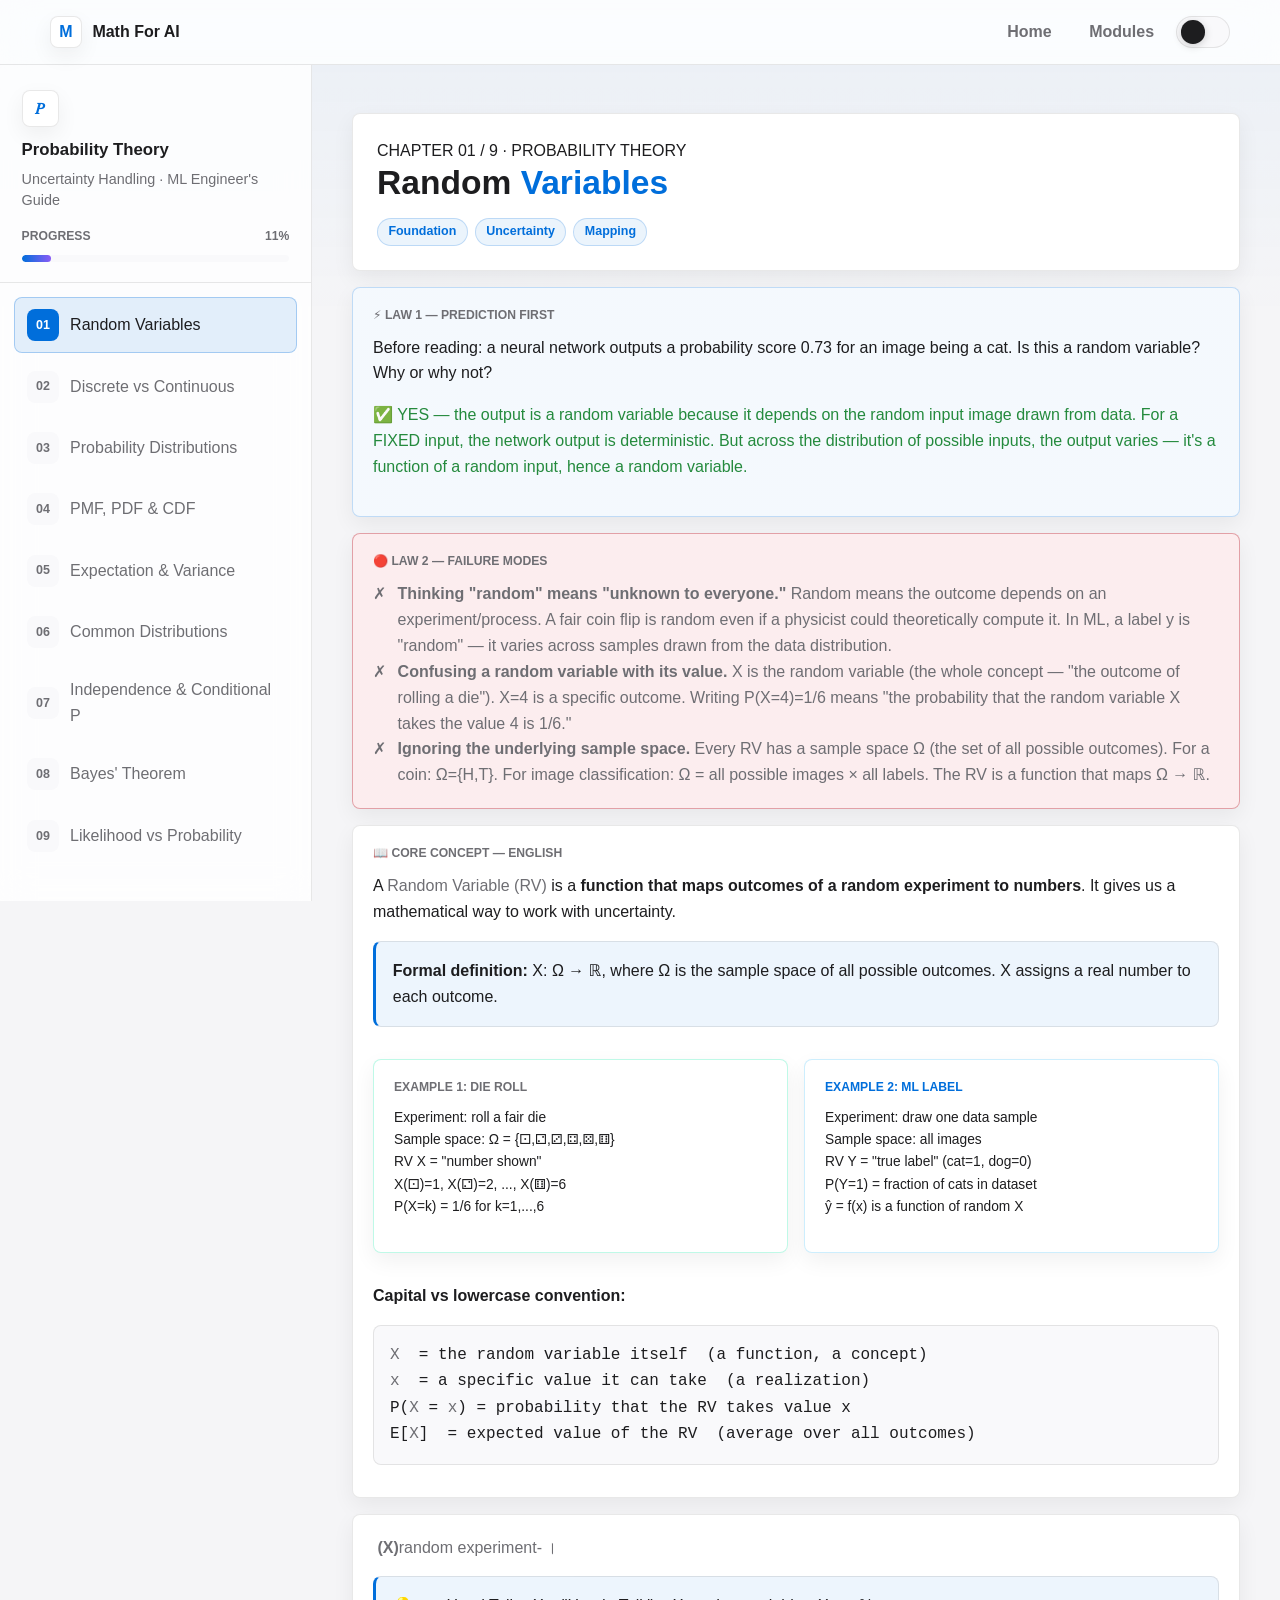
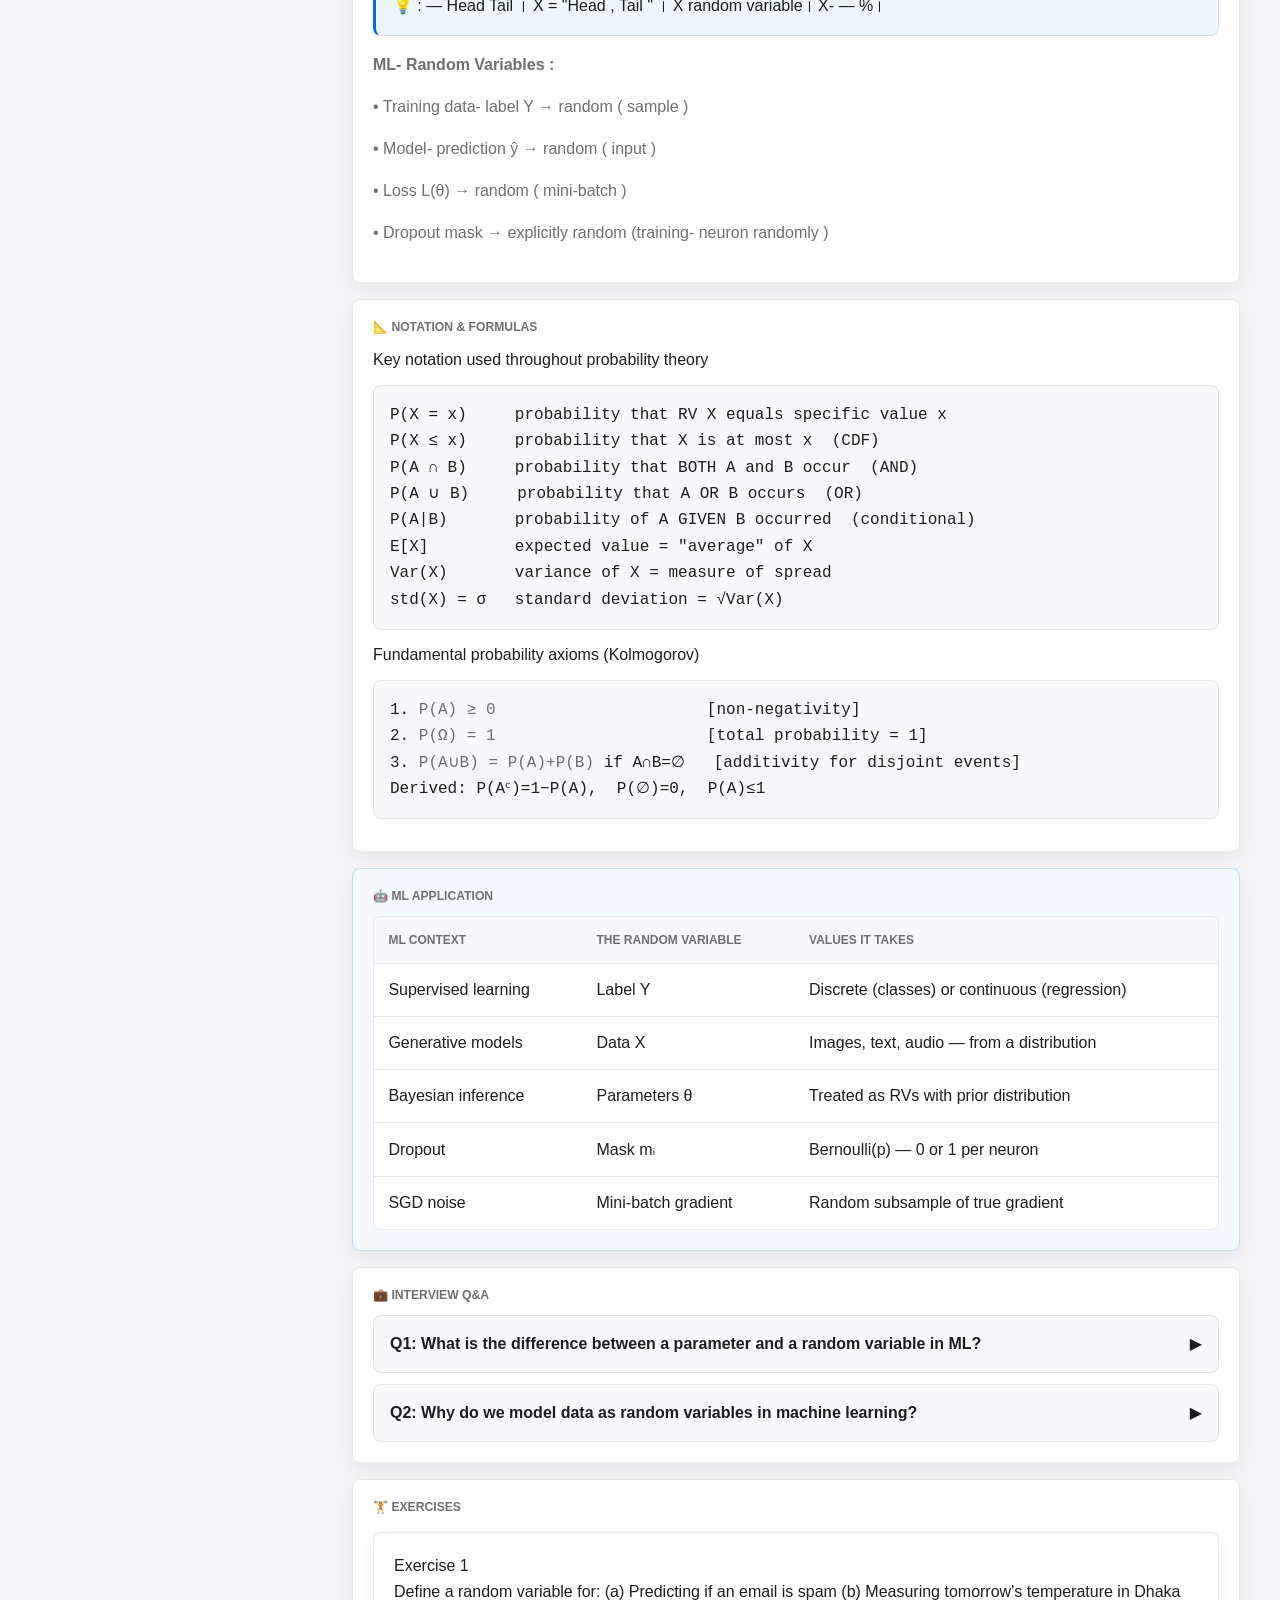
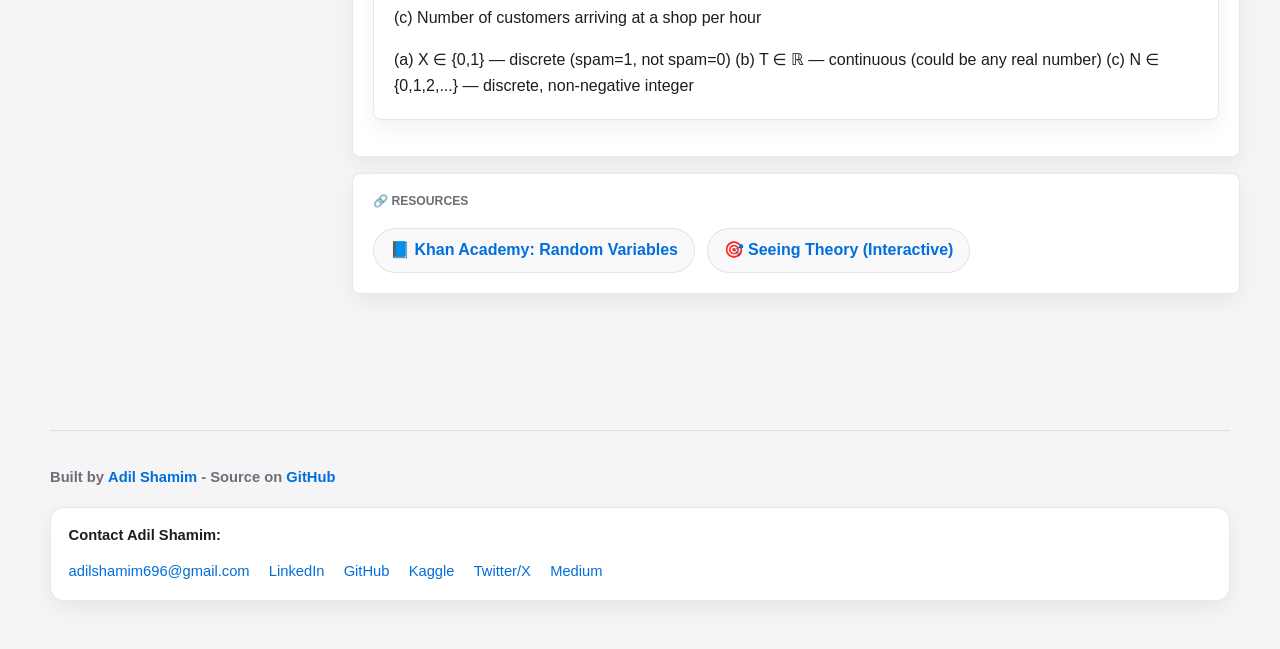
<file: ProbabilityTheory.html>
<!DOCTYPE html>
<html lang="en">
<head>
<meta charset="UTF-8">
<meta name="viewport" content="width=device-width, initial-scale=1.0">
<title>Probability Theory for ML</title>
<link rel="icon" type="image/svg+xml" href="favicon.svg" />
<link rel="stylesheet" href="site.css" />
</head>
<body>

<div class="mob">
  <select onchange="show(this.value)">
    <option value="0">01 — Random Variables</option>
    <option value="1">02 — Discrete vs Continuous</option>
    <option value="2">03 — Probability Distributions</option>
    <option value="3">04 — PMF, PDF, CDF</option>
    <option value="4">05 — Expectation & Variance</option>
    <option value="5">06 — Common Distributions</option>
    <option value="6">07 — Independence & Conditional Probability</option>
    <option value="7">08 — Bayes' Theorem</option>
    <option value="8">09 — Likelihood vs Probability</option>
  </select>
</div>

<div class="app">
<nav class="sidebar">
  <div class="s-brand">
    <div class="s-sym">𝑃</div>
    <div class="s-title">Probability Theory</div>
    <div class="s-bn">সম্ভাবনা তত্ত্ব</div>
    <div class="s-sub">Uncertainty Handling · ML Engineer's Guide</div>
    <div class="prog-row"><span>Progress</span><span id="pp">11%</span></div>
    <div class="prog-bar"><div class="prog-fill" id="pf" style="width:11%"></div></div>
  </div>
  <div class="nav-list" id="nl"></div>
</nav>
<main class="main" id="mc"></main>
</div>

<script>
const NAV=["Random Variables","Discrete vs Continuous","Probability Distributions","PMF, PDF & CDF","Expectation & Variance","Common Distributions","Independence & Conditional P","Bayes' Theorem","Likelihood vs Probability"];

const TOPICS=[

/* ══════════════════════════════════════════════
   01  RANDOM VARIABLES
══════════════════════════════════════════════ */
{title:"Random <em>Variables</em>",bn:"র‍্যান্ডম ভেরিয়েবল",tags:[{t:"Foundation",c:"te"},{t:"Uncertainty",c:"ts"},{t:"Mapping",c:"ta"}],body:`
<div class="card law1">
  <div class="ch-hd">⚡ LAW 1 — PREDICTION FIRST</div>
  <p>Before reading: a neural network outputs a probability score 0.73 for an image being a cat. Is this a random variable? Why or why not?</p>
  <p style="margin-top:9px;color:var(--emerald)">✅ YES — the output is a random variable because it depends on the random input image drawn from data. For a FIXED input, the network output is deterministic. But across the distribution of possible inputs, the output varies — it's a function of a random input, hence a random variable.</p>
</div>
<div class="card law2">
  <div class="ch-hd">🔴 LAW 2 — FAILURE MODES</div>
  <div class="fi"><span class="fi-i">✗</span><span><strong>Thinking "random" means "unknown to everyone."</strong> Random means the outcome depends on an experiment/process. A fair coin flip is random even if a physicist could theoretically compute it. In ML, a label y is "random" — it varies across samples drawn from the data distribution.</span></div>
  <div class="fi"><span class="fi-i">✗</span><span><strong>Confusing a random variable with its value.</strong> X is the random variable (the whole concept — "the outcome of rolling a die"). X=4 is a specific outcome. Writing P(X=4)=1/6 means "the probability that the random variable X takes the value 4 is 1/6."</span></div>
  <div class="fi"><span class="fi-i">✗</span><span><strong>Ignoring the underlying sample space.</strong> Every RV has a sample space Ω (the set of all possible outcomes). For a coin: Ω={H,T}. For image classification: Ω = all possible images × all labels. The RV is a function that maps Ω → ℝ.</span></div>
</div>

<div class="card">
  <div class="ch-hd">📖 CORE CONCEPT — English</div>
  <p>A <span class="he">Random Variable (RV)</span> is a <strong>function that maps outcomes of a random experiment to numbers</strong>. It gives us a mathematical way to work with uncertainty.</p>
  <div class="call"><strong>Formal definition:</strong> X: Ω → ℝ, where Ω is the sample space of all possible outcomes. X assigns a real number to each outcome.</div>
  <div class="g2" style="margin-top:14px">
    <div class="gbox" style="border-color:rgba(0,229,160,.25)">
      <div class="gbox-t he">Example 1: Die Roll</div>
      <p style="font-size:.86em">Experiment: roll a fair die<br>Sample space: Ω = {⚀,⚁,⚂,⚃,⚄,⚅}<br>RV X = "number shown"<br>X(⚀)=1, X(⚁)=2, ..., X(⚅)=6<br>P(X=k) = 1/6 for k=1,...,6</p>
    </div>
    <div class="gbox" style="border-color:rgba(56,189,248,.25)">
      <div class="gbox-t hs">Example 2: ML Label</div>
      <p style="font-size:.86em">Experiment: draw one data sample<br>Sample space: all images<br>RV Y = "true label" (cat=1, dog=0)<br>P(Y=1) = fraction of cats in dataset<br>ŷ = f(x) is a function of random X</p>
    </div>
  </div>
  <p style="margin-top:14px"><strong>Capital vs lowercase convention:</strong></p>
  <div class="fx"><span class="fe">X</span>  = the random variable itself  (a function, a concept)
<span class="fa">x</span>  = a specific value it can take  (a realization)
P(<span class="fe">X</span> = <span class="fa">x</span>) = probability that the RV takes value x
E[<span class="fe">X</span>]  = expected value of the RV  (average over all outcomes)</div>
</div>

<div class="card">
  <div class="ch-hd">🇧🇩 বাংলা ব্যাখ্যা</div>
  <p class="bn"><strong>র‍্যান্ডম ভেরিয়েবল (X)</strong> হলো একটা ফাংশন যা একটা random experiment-এর প্রতিটা সম্ভাব্য ফলাফলকে একটা সংখ্যায় রূপান্তর করে।</p>
  <div class="call-bn">💡 সহজ উদাহরণ: একটা মুদ্রা ছুঁড়লে — Head বা Tail আসতে পারে। আমরা X = "Head আসলে ১, Tail আসলে ০" বলতে পারি। এখন X হলো একটা random variable। X-এর মান জানি না ছোঁড়ার আগে — কিন্তু জানি প্রতিটার সম্ভাবনা ৫০%।</div>
  <p class="bn" style="margin-top:12px"><strong>ML-এ Random Variables সর্বত্র:</strong></p>
  <p class="bn">• Training data-র label Y → random (কোন sample আসবে জানি না আগে থেকে)</p>
  <p class="bn">• Model-এর prediction ŷ → random (কোন input আসবে তার উপর নির্ভরশীল)</p>
  <p class="bn">• Loss L(θ) → random (কোন mini-batch নেওয়া হবে তার উপর নির্ভরশীল)</p>
  <p class="bn">• Dropout mask → explicitly random (training-এ neuron randomly বন্ধ হয়)</p>
</div>

<div class="card">
  <div class="ch-hd">📐 NOTATION & FORMULAS</div>
  <div class="fl">Key notation used throughout probability theory</div>
  <div class="fx">P(X = x)     probability that RV X equals specific value x
P(X ≤ x)     probability that X is at most x  (CDF)
P(A ∩ B)     probability that BOTH A and B occur  (AND)
P(A ∪ B)     probability that A OR B occurs  (OR)
P(A|B)       probability of A GIVEN B occurred  (conditional)
E[X]         expected value = "average" of X
Var(X)       variance of X = measure of spread
std(X) = σ   standard deviation = √Var(X)</div>
  <div class="fl">Fundamental probability axioms (Kolmogorov)</div>
  <div class="fx">1. <span class="fe">P(A) ≥ 0</span>                      [non-negativity]
2. <span class="fe">P(Ω) = 1</span>                      [total probability = 1]
3. <span class="fe">P(A∪B) = P(A)+P(B)</span> if A∩B=∅   [additivity for disjoint events]
Derived: P(Aᶜ)=1−P(A),  P(∅)=0,  P(A)≤1</div>
</div>

<div class="mlb"><div class="mlb-t">🤖 ML Application</div>
<table>
  <tr><th>ML Context</th><th>The Random Variable</th><th>Values It Takes</th></tr>
  <tr><td>Supervised learning</td><td>Label Y</td><td>Discrete (classes) or continuous (regression)</td></tr>
  <tr><td>Generative models</td><td>Data X</td><td>Images, text, audio — from a distribution</td></tr>
  <tr><td>Bayesian inference</td><td>Parameters θ</td><td>Treated as RVs with prior distribution</td></tr>
  <tr><td>Dropout</td><td>Mask mᵢ</td><td>Bernoulli(p) — 0 or 1 per neuron</td></tr>
  <tr><td>SGD noise</td><td>Mini-batch gradient</td><td>Random subsample of true gradient</td></tr>
</table></div>

<div class="card">
  <div class="ch-hd">💼 INTERVIEW Q&A</div>
  <div class="qa"><button class="qb" onclick="tQ(this)">Q1: What is the difference between a parameter and a random variable in ML? <span class="qa-arr">▶</span></button>
  <div class="ap">In frequentist ML: model parameters θ are <em>fixed but unknown</em> — not random variables. We estimate them (MLE). Loss and predictions are random because they depend on random data. In Bayesian ML: parameters θ ARE treated as random variables with a prior distribution P(θ). This lets us quantify uncertainty about the model itself, not just predictions. The distinction matters: frequentist confidence intervals describe repeated experiments; Bayesian credible intervals describe our uncertainty about the parameter given observed data.<div class="a-bn">বাংলায়: Frequentist: θ fixed, data random। Bayesian: θও random variable — prior distribution দিয়ে শুরু, data দেখে posterior পাই।</div></div></div>
  <div class="qa"><button class="qb" onclick="tQ(this)">Q2: Why do we model data as random variables in machine learning? <span class="qa-arr">▶</span></button>
  <div class="ap">Real-world data is generated by processes we can't fully observe or control. A patient's diagnosis depends on thousands of biological factors we don't measure. An image's label depends on human judgment, lighting, angle. By treating data as random variables drawn from a distribution P(X,Y), we can: (1) Quantify uncertainty in predictions (not just point estimates). (2) Design models that generalize by capturing the true data distribution. (3) Apply probabilistic tools — maximum likelihood, Bayes' theorem, information theory. (4) Give theoretical guarantees (PAC learning bounds, generalization theory).<div class="a-bn">বাংলায়: বাস্তব data অনিশ্চিত। RV হিসেবে model করলে uncertainty quantify করা যায় এবং generalization-এর theoretical guarantee পাওয়া যায়।</div></div></div>
</div>
<div class="card"><div class="ch-hd">🏋️ EXERCISES</div>
  <div class="ex"><div class="ex-t">Exercise 1</div><p>Define a random variable for: (a) Predicting if an email is spam (b) Measuring tomorrow's temperature in Dhaka (c) Number of customers arriving at a shop per hour</p><div class="ex-ans">(a) X ∈ {0,1} — discrete (spam=1, not spam=0) (b) T ∈ ℝ — continuous (could be any real number) (c) N ∈ {0,1,2,...} — discrete, non-negative integer</div></div>
</div>
<div class="card"><div class="ch-hd">🔗 RESOURCES</div>
  <a class="rl" href="https://www.khanacademy.org/math/statistics-probability/random-variables-stats-library" target="_blank">📘 Khan Academy: Random Variables</a>
  <a class="rl" href="https://seeing-theory.brown.edu" target="_blank">🎯 Seeing Theory (Interactive)</a>
</div>`},

/* ══════════════════════════════════════════════
   02  DISCRETE VS CONTINUOUS
══════════════════════════════════════════════ */
{title:"Discrete vs <em>Continuous</em>",bn:"বিচ্ছিন্ন বনাম অবিচ্ছিন্ন চলক",tags:[{t:"Discrete",c:"te"},{t:"Continuous",c:"ts"},{t:"Countable vs Uncountable",c:"ta"}],body:`
<div class="card law1">
  <div class="ch-hd">⚡ LAW 1 — PREDICTION FIRST</div>
  <p>Model outputs a probability 0.734. Is this a discrete or continuous value? And is the class label (cat/dog) discrete or continuous?</p>
  <p style="margin-top:9px;color:var(--emerald)">✅ Probability 0.734 = <strong>continuous</strong> (can be any value in [0,1]). Class label = <strong>discrete</strong> (finite set {cat, dog}). Neural networks bridge both — they work with continuous probabilities but predict discrete class labels. The CrossEntropy loss treats labels as discrete, probabilities as continuous.</p>
</div>
<div class="card law2">
  <div class="ch-hd">🔴 LAW 2 — FAILURE MODES</div>
  <div class="fi"><span class="fi-i">✗</span><span><strong>Applying PMF to continuous variables or PDF to discrete.</strong> Discrete RVs use PMF (probabilities that sum to 1). Continuous RVs use PDF (density, not probability — must integrate to 1). P(X = exact value) = 0 for continuous RVs! You must ask P(a ≤ X ≤ b).</span></div>
  <div class="fi"><span class="fi-i">✗</span><span><strong>Using the wrong loss function.</strong> MSE assumes a continuous Normal output distribution. Cross-entropy assumes discrete categorical output. Matching the loss function to the output type IS choosing the right probability model — a fundamental design decision.</span></div>
</div>

<div class="card">
  <div class="ch-hd">📖 CORE CONCEPT — English</div>
  <table>
    <tr><th>Property</th><th>Discrete RV</th><th>Continuous RV</th></tr>
    <tr><td>Values</td><td>Countable: {0,1,2,...} or {cat,dog}</td><td>Uncountable: any value in an interval</td></tr>
    <tr><td>Probability tool</td><td>PMF — P(X=x) sums to 1</td><td>PDF — f(x) integrates to 1</td></tr>
    <tr><td>P(X = exact value)</td><td>Can be > 0</td><td>Always = 0 (use intervals!)</td></tr>
    <tr><td>ML examples</td><td>Class labels, word tokens, counts</td><td>Weights, activations, embeddings</td></tr>
    <tr><td>Summation/Integration</td><td>Σ (sum over values)</td><td>∫ (integral over range)</td></tr>
  </table>
  <div class="call" style="margin-top:14px"><strong>Key insight:</strong> For continuous X, P(X = 3.14159...) = 0 exactly. There are infinitely many real numbers, so any single one has probability zero. Instead: P(3.1 ≤ X ≤ 3.2) > 0. This is why we use density (PDF) for continuous distributions.</div>
</div>

<div class="card">
  <div class="ch-hd">🇧🇩 বাংলা ব্যাখ্যা</div>
  <p class="bn"><strong>Discrete RV (বিচ্ছিন্ন চলক):</strong> যে random variable শুধু গণনাযোগ্য নির্দিষ্ট মান নিতে পারে। যেমন: পরীক্ষায় পাওয়া নম্বর (০, ১, ২, ..., ১০০), ক্লাসের label (বিড়াল, কুকুর, পাখি)।</p>
  <div class="call-bn">💡 উদাহরণ: তুমি ১টা dice ছুঁড়লে ১, ২, ৩, ৪, ৫, বা ৬ পাবে — এর মাঝে কোনো মান নেই (২.৫ পাওয়া অসম্ভব)। এটা discrete।</div>
  <p class="bn" style="margin-top:10px"><strong>Continuous RV (অবিচ্ছিন্ন চলক):</strong> যেকোনো real number মান নিতে পারে। যেমন: উচ্চতা (১.৭৩২৪৫... মিটার), neural network weight (-০.০৩৪৮৭...)।</p>
  <div class="call-bn">💡 উদাহরণ: তোমার সঠিক উচ্চতা ১.৭৩ মিটার বলা ভুল — আসলে হয়তো ১.৭৩২৪৫৬... মিটার। এই infinite precision-ই continuous।</div>
  <p class="bn" style="margin-top:10px"><strong>গুরুত্বপূর্ণ:</strong> Continuous RV-তে P(X = ঠিক ১.৭৩) = ০! কারণ অসংখ্য real number আছে। তাই P(১.৭ ≤ X ≤ ১.৮) জিজ্ঞেস করতে হয়।</p>
</div>

<div class="card">
  <div class="ch-hd">📐 FORMULAS</div>
  <div class="fl">Discrete: probabilities must sum to 1</div>
  <div class="fx">Σₓ P(X = x) = 1        (sum over all possible values = 1)
Example (fair die): P(1)+P(2)+...+P(6) = 6×(1/6) = 1  ✓</div>
  <div class="fl">Continuous: PDF must integrate to 1</div>
  <div class="fx">∫₋∞^∞ f(x) dx = 1       (total area under PDF curve = 1)
P(a ≤ X ≤ b) = ∫ₐᵇ f(x) dx     (area under curve between a and b)
f(x) ≥ 0 everywhere but f(x) CAN be > 1 (density, not probability!)</div>
</div>

<div class="mlb"><div class="mlb-t">🤖 ML Application</div>
<table>
  <tr><th>ML Task</th><th>Input X</th><th>Output Y</th><th>Loss Function</th></tr>
  <tr><td>Binary classification</td><td>Continuous features</td><td>Discrete {0,1}</td><td>Binary Cross-Entropy</td></tr>
  <tr><td>Multi-class classification</td><td>Continuous features</td><td>Discrete {0..K}</td><td>Categorical Cross-Entropy</td></tr>
  <tr><td>Regression</td><td>Continuous features</td><td>Continuous ℝ</td><td>MSE (assumes Normal)</td></tr>
  <tr><td>Language model</td><td>Discrete tokens</td><td>Discrete token distribution</td><td>Categorical Cross-Entropy</td></tr>
  <tr><td>VAE latent space</td><td>Any</td><td>Continuous z ~ N(0,I)</td><td>MSE + KL divergence</td></tr>
</table></div>

<div class="card"><div class="ch-hd">💼 INTERVIEW Q&A</div>
  <div class="qa"><button class="qb" onclick="tQ(this)">Q1: A neural network's final layer uses softmax. Is the output discrete or continuous? How does this relate to the actual predictions? <span class="qa-arr">▶</span></button>
  <div class="ap">The softmax output is <strong>continuous</strong> — it's a probability vector where each entry ∈ (0,1) and they sum to 1. Each entry represents the continuous probability of a class. The final <em>prediction</em> (argmax of softmax) is <strong>discrete</strong> — a class index. This is the fundamental bridge: the model internally works with continuous probability distributions (amenable to gradient descent), but produces discrete categorical predictions. Cross-entropy loss measures the divergence between the continuous output distribution and the true discrete label distribution.<div class="a-bn">বাংলায়: softmax output continuous (probability)। কিন্তু argmax নিয়ে final prediction হয় discrete (class)। Gradient descent চালানোর জন্য continuous দরকার।</div></div></div>
</div>
<div class="card"><div class="ch-hd">🏋️ EXERCISES</div>
  <div class="ex"><div class="ex-t">Exercise</div><p>For Normal distribution N(μ=0, σ=1): (a) What is P(X = 0)? (b) What is P(-1 ≤ X ≤ 1)? (c) Why can't we just add up P(X=x) for all x?</p><div class="ex-ans">(a) P(X=0) = 0 exactly (continuous!) (b) P(-1≤X≤1) ≈ 68% (the famous 68-95-99.7 rule) (c) There are uncountably infinite values — summing is undefined; we must integrate the PDF.</div></div>
</div>
<div class="card"><div class="ch-hd">🔗 RESOURCES</div>
  <a class="rl" href="https://seeing-theory.brown.edu/probability-distributions/index.html" target="_blank">🎯 Seeing Theory: Distributions</a>
</div>`},

/* ══════════════════════════════════════════════
   03  PROBABILITY DISTRIBUTIONS
══════════════════════════════════════════════ */
{title:"Probability <em>Distributions</em>",bn:"সম্ভাবনার বিতরণ",tags:[{t:"Shape of Uncertainty",c:"te"},{t:"Data Modeling",c:"ts"},{t:"Prior/Posterior",c:"ta"}],body:`
<div class="card law1">
  <div class="ch-hd">⚡ LAW 1 — PREDICTION FIRST</div>
  <p>Why do we assume Gaussian (Normal) distribution for regression residuals in linear regression? What breaks if this assumption is violated?</p>
  <p style="margin-top:9px;color:var(--emerald)">✅ Gaussian assumption makes MLE = minimizing MSE (they're equivalent under Gaussian noise). If residuals are non-Gaussian — e.g., heavy-tailed (outliers) — MSE is no longer the optimal loss. You should use Huber or MAE instead. In Bayesian regression, the likelihood function IS the Gaussian distribution — violating the assumption invalidates the model.</p>
</div>
<div class="card law2">
  <div class="ch-hd">🔴 LAW 2 — FAILURE MODES</div>
  <div class="fi"><span class="fi-i">✗</span><span><strong>Assuming all data is Gaussian.</strong> Most real data is NOT Gaussian — income distributions are log-normal (right-skewed), counts are Poisson, binary events are Bernoulli. Using wrong distribution → wrong inferences and suboptimal models.</span></div>
  <div class="fi"><span class="fi-i">✗</span><span><strong>Confusing the distribution of data vs. model parameters.</strong> Data may be Bernoulli-distributed (binary labels). Model weights might have Gaussian prior. These are different distributions for different quantities. Keep them straight.</span></div>
</div>

<div class="card">
  <div class="ch-hd">📖 CORE CONCEPT — English</div>
  <p>A <span class="he">probability distribution</span> fully describes the behaviour of a random variable — it tells us the probability of each possible outcome (or range of outcomes).</p>
  <p style="margin-top:12px"><strong>Parametric distributions</strong> are described by a small set of parameters that determine their shape:</p>
  <div class="fx">Normal distribution: described by μ (mean) and σ² (variance)
Bernoulli distribution: described by p (success probability)
Poisson distribution: described by λ (average rate)
→ Knowing the parameters = knowing the entire distribution!</div>
  <p style="margin-top:14px"><strong>Properties every distribution must satisfy:</strong></p>
  <ol class="steps">
    <li>All probabilities ≥ 0 (no negative probabilities)</li>
    <li>Total probability = 1 (Σ or ∫ = 1)</li>
    <li>Well-defined for all values in its support (domain)</li>
  </ol>
  <p style="margin-top:14px"><strong>The Big Picture — Distribution Zoo:</strong></p>
  <table>
    <tr><th>Distribution</th><th>Type</th><th>Parameters</th><th>Models</th></tr>
    <tr><td><span class="he">Bernoulli</span></td><td>Discrete</td><td>p ∈ [0,1]</td><td>Coin flip, binary label</td></tr>
    <tr><td><span class="hs">Binomial</span></td><td>Discrete</td><td>n, p</td><td>Number of successes in n trials</td></tr>
    <tr><td><span class="ha">Poisson</span></td><td>Discrete</td><td>λ > 0</td><td>Count events per time unit</td></tr>
    <tr><td><span class="hv">Uniform (discrete)</span></td><td>Discrete</td><td>a, b (integers)</td><td>Fair die, random index</td></tr>
    <tr><td><span class="he">Normal (Gaussian)</span></td><td>Continuous</td><td>μ, σ²</td><td>Measurement errors, weights</td></tr>
    <tr><td><span class="hs">Uniform (continuous)</span></td><td>Continuous</td><td>a, b</td><td>Random initialization range</td></tr>
    <tr><td><span class="ha">Exponential</span></td><td>Continuous</td><td>λ</td><td>Time between events</td></tr>
    <tr><td><span class="hv">Beta</span></td><td>Continuous</td><td>α, β</td><td>Prior for probabilities, ∈[0,1]</td></tr>
    <tr><td><span class="hr">Dirichlet</span></td><td>Continuous</td><td>α₁,...,αₖ</td><td>Prior for categorical distributions</td></tr>
    <tr><td><span class="hi">Laplace</span></td><td>Continuous</td><td>μ, b</td><td>L1 regularization prior</td></tr>
  </table>
</div>

<div class="card">
  <div class="ch-hd">🇧🇩 বাংলা ব্যাখ্যা</div>
  <p class="bn"><strong>Probability Distribution</strong> হলো একটা random variable-এর সম্পূর্ণ আচরণের বিবরণ — কোন মান কতটা সম্ভাব্য।</p>
  <div class="call-bn">💡 উদাহরণ: তোমার শ্রেণিতে ছাত্রদের উচ্চতার distribution। বেশিরভাগ ছাত্র ১.৬৫–১.৭৫ মিটারের মধ্যে। খুব কম ১.৯ মিটারের বেশি। এই pattern-ই হলো distribution — কোন মান কতটা frequent।</div>
  <p class="bn" style="margin-top:12px"><strong>Distribution কেন গুরুত্বপূর্ণ?</strong></p>
  <p class="bn">• ML model মূলত P(Y|X) শেখে — input দেওয়া output-এর distribution</p>
  <p class="bn">• Generative model data-র distribution শেখে: P(X)</p>
  <p class="bn">• Loss function-এর পছন্দ distribution-এর assumption-এর উপর নির্ভরশীল</p>
  <p class="bn">• Bayesian ML-এ parameters-এর distribution (prior, posterior) সংজ্ঞায়িত হয়</p>
  <p class="bn" style="margin-top:10px"><strong>Connection to Regularization:</strong></p>
  <p class="bn">• Gaussian prior → L2 regularization (Ridge)</p>
  <p class="bn">• Laplace prior → L1 regularization (Lasso — sparse weights)</p>
</div>

<div class="mlb"><div class="mlb-t">🤖 ML Application — Which Distribution for What</div>
<table>
  <tr><th>ML Model/Component</th><th>Distribution Assumed</th><th>Why</th></tr>
  <tr><td>Linear regression residuals</td><td>Gaussian N(0, σ²)</td><td>MLE → MSE loss</td></tr>
  <tr><td>Logistic regression output</td><td>Bernoulli(σ(wᵀx))</td><td>MLE → BCE loss</td></tr>
  <tr><td>Softmax output</td><td>Categorical(softmax(z))</td><td>MLE → CCE loss</td></tr>
  <tr><td>VAE latent variable</td><td>N(0, I)</td><td>Tractable sampling + KL divergence</td></tr>
  <tr><td>Weight prior (Bayesian)</td><td>Gaussian N(0, λ⁻¹I)</td><td>Posterior → MAP = L2 regularization</td></tr>
  <tr><td>Dropout mask</td><td>Bernoulli(1-p)</td><td>Random binary masking</td></tr>
  <tr><td>Data augmentation</td><td>Various (Uniform, Gaussian)</td><td>Random transforms for robustness</td></tr>
</table></div>

<div class="card"><div class="ch-hd">💼 INTERVIEW Q&A</div>
  <div class="qa"><button class="qb" onclick="tQ(this)">Q1: What does it mean that a Gaussian prior leads to L2 regularization? <span class="qa-arr">▶</span></button>
  <div class="ap">MAP estimation with Gaussian prior P(θ) = N(0, σ²I): max P(θ|data) = max P(data|θ)P(θ) = max [log-likelihood + log P(θ)] = max [LL − (1/2σ²)||θ||²]. Minimizing the negative: minimize [-LL + λ||θ||²] where λ=1/2σ². The log of a Gaussian is a quadratic (squared norm) — this IS L2 regularization! Similarly, Laplace prior: log P(θ) ∝ −|θ|/b → L1 regularization. Regularization = choosing a prior distribution over parameters. This deep connection between probability and optimization is fundamental to understanding ML.<div class="a-bn">বাংলায়: Gaussian prior-এর log = quadratic = L2 penalty। Laplace prior-এর log = absolute value = L1 penalty। Regularization = prior distribution choose করা।</div></div></div>
</div>
<div class="card"><div class="ch-hd">🔗 RESOURCES</div>
  <a class="rl" href="https://distribution-explorer.github.io" target="_blank">📊 Distribution Explorer (Interactive)</a>
  <a class="rl" href="https://www.youtube.com/watch?v=mBCiKUzwdMs" target="_blank">🎬 StatQuest: Probability Distributions</a>
</div>`},

/* ══════════════════════════════════════════════
   04  PMF, PDF, CDF
══════════════════════════════════════════════ */
{title:"PMF, PDF & <em>CDF</em>",bn:"PMF, PDF এবং CDF",tags:[{t:"PMF",c:"te"},{t:"PDF",c:"ts"},{t:"CDF",c:"ta"},{t:"Distribution Functions",c:"tv"}],body:`
<div class="card law1">
  <div class="ch-hd">⚡ LAW 1 — PREDICTION FIRST</div>
  <p>A Gaussian PDF at x=0 gives f(0) = 0.399. Can this be a probability? And what exactly does 0.399 mean?</p>
  <p style="margin-top:9px;color:var(--emerald)">✅ NOT a probability — it's a <strong>probability density</strong>. It can exceed 1.0! The number 0.399 means: the probability of X falling in a tiny interval [0, 0+dx] is approximately 0.399 × dx. Actual probability requires integration: P(-1≤X≤1) = ∫₋₁¹ f(x)dx ≈ 0.683.</p>
</div>
<div class="card law2">
  <div class="ch-hd">🔴 LAW 2 — FAILURE MODES</div>
  <div class="fi"><span class="fi-i">✗</span><span><strong>PDF value > 1 seems wrong — it's not!</strong> A PDF value can be any positive number. N(0, 0.1) has peak PDF ≈ 3.99 (> 1!). The PDF is not bounded by 1 — only the integral is bounded by 1. Think density, not probability.</span></div>
  <div class="fi"><span class="fi-i">✗</span><span><strong>Confusing CDF with PDF.</strong> CDF is always monotonically increasing from 0 to 1. PDF is the derivative of the CDF. If you want the probability of a range, integrate the PDF (= difference in CDFs). Many learners mix these up in calculations.</span></div>
  <div class="fi"><span class="fi-i">✗</span><span><strong>Using PMF for continuous distributions.</strong> NLL loss in PyTorch treats the softmax output as probabilities (discrete PMF). Using it with continuous outputs is mathematically wrong — use MSE + Gaussian log-likelihood instead.</span></div>
</div>

<div class="card">
  <div class="ch-hd">📖 CORE CONCEPTS</div>
  <div class="g3">
    <div class="gbox" style="border-color:rgba(0,229,160,.3)">
      <div class="gbox-t he">PMF — Probability Mass Function</div>
      <p style="font-size:.84em"><strong>For: Discrete RVs</strong><br>P(X=x) = the probability of each exact value<br>Must sum to 1: Σ P(X=x) = 1<br>Each value: 0 ≤ P(X=x) ≤ 1<br><br>Example: P(die=3) = 1/6</p>
    </div>
    <div class="gbox" style="border-color:rgba(56,189,248,.3)">
      <div class="gbox-t hs">PDF — Probability Density Function</div>
      <p style="font-size:.84em"><strong>For: Continuous RVs</strong><br>f(x) = density at x (NOT probability)<br>Must integrate to 1: ∫f(x)dx = 1<br>f(x) ≥ 0 but f(x) CAN be > 1<br><br>P(a≤X≤b) = ∫ₐᵇ f(x) dx</p>
    </div>
    <div class="gbox" style="border-color:rgba(251,191,36,.3)">
      <div class="gbox-t ha">CDF — Cumulative Distribution Function</div>
      <p style="font-size:.84em"><strong>For: Both types</strong><br>F(x) = P(X ≤ x) = cumulative prob<br>Always: 0 ≤ F(x) ≤ 1<br>Always monotone increasing<br><br>F(b)−F(a) = P(a≤X≤b)</p>
    </div>
  </div>
</div>

<!-- INTERACTIVE PMF/PDF VISUALIZER -->
<div class="card">
  <div class="ch-hd">🎮 INTERACTIVE — Distribution Visualizer</div>
  <div class="ctrl">
    <label>Distribution</label>
    <select id="dist-sel">
      <option value="normal" selected>Normal (Gaussian)</option>
      <option value="uniform">Uniform</option>
      <option value="exponential">Exponential</option>
      <option value="binomial">Binomial (PMF)</option>
    </select>
    <label id="p1-lbl">μ (mean)</label>
    <input type="range" id="p1" min="-30" max="30" value="0">
    <span class="cval" id="p1-v">0.0</span>
    <label id="p2-lbl">σ (std dev)</label>
    <input type="range" id="p2" min="1" max="30" value="10">
    <span class="cval" id="p2-v">1.0</span>
  </div>
  <div class="cw">
    <canvas id="dist-canvas" width="580" height="220" style="width:100%;display:block"></canvas>
    <div class="clbl" id="dist-lbl">PDF and CDF visualization</div>
  </div>
  <div><span class="cout" id="dist-out">Distribution info...</span></div>
</div>

<div class="card">
  <div class="ch-hd">📐 FORMULAS</div>
  <div class="fl">Gaussian PDF (most important in ML)</div>
  <div class="fx"><span class="fe">f(x; μ, σ)</span> = (1/√(2πσ²)) × exp(−(x−μ)²/(2σ²))
At μ=0, σ=1 (standard normal):
f(0) = 1/√(2π) ≈ <span class="fa">0.3989</span>   ← density at center, NOT a probability!
P(−1 ≤ X ≤ 1) = ∫₋₁¹ f(x)dx ≈ 0.683   (68% rule)
P(−2 ≤ X ≤ 2) ≈ 0.954,   P(−3 ≤ X ≤ 3) ≈ 0.997</div>
  <div class="fl">Standard Normal CDF (Φ function)</div>
  <div class="fx"><span class="fe">Φ(x)</span> = P(Z ≤ x) = ∫₋∞ˣ (1/√2π) e^(−t²/2) dt
Φ(0) = 0.5     (50% of N(0,1) is below 0)
Φ(1) ≈ 0.841   (84.1% is below μ+σ)
Φ(−x) = 1 − Φ(x)   (symmetry)
P(a≤X≤b) = Φ((b−μ)/σ) − Φ((a−μ)/σ)</div>
  <div class="fl">Relationship: PDF is the derivative of CDF</div>
  <div class="fx">F(x) = ∫₋∞ˣ f(t) dt      (CDF = integral of PDF)
f(x) = dF(x)/dx           (PDF = derivative of CDF)
P(a≤X≤b) = F(b) − F(a)   (use CDF to find interval probabilities)</div>
</div>

<div class="card">
  <div class="ch-hd">🇧🇩 বাংলা ব্যাখ্যা</div>
  <p class="bn"><strong>PMF (Probability Mass Function):</strong> Discrete RV-এর জন্য। P(X=x) মানে X ঠিক x হওয়ার সম্ভাবনা। যেমন: P(die=3) = ১/৬।</p>
  <p class="bn" style="margin-top:8px"><strong>PDF (Probability Density Function):</strong> Continuous RV-এর জন্য। f(x) সম্ভাবনা নয়, ঘনত্ব (density)। f(x) > 1 হওয়া সম্ভব!</p>
  <div class="call-bn">💡 উদাহরণ: একটা পাতলা পানির পাইপে পানির প্রবাহের হার। এক নির্দিষ্ট মুহূর্তে প্রবাহ মাপা সম্ভব না, কিন্তু এক সেকেন্ডে কতটুকু গেছে সেটা মাপা যায়। PDF = প্রবাহের হার, integral = মোট প্রবাহ (সম্ভাবনা)।</div>
  <p class="bn" style="margin-top:10px"><strong>CDF (Cumulative Distribution Function):</strong> F(x) = P(X ≤ x)। সবসময় 0 থেকে 1-এর মধ্যে। সবসময় monotone increasing। Practical: দুটো CDF মান বিয়োগ করলে interval probability পাওয়া যায়।</p>
</div>

<div class="card"><div class="ch-hd">💼 INTERVIEW Q&A</div>
  <div class="qa"><button class="qb" onclick="tQ(this)">Q1: In training a language model, you compute NLL (negative log-likelihood) loss. What distribution does this implicitly assume? <span class="qa-arr">▶</span></button>
  <div class="ap">NLL = −log P(y|x; θ) where P is the softmax probability. This implicitly assumes the output follows a <strong>Categorical distribution</strong> (the discrete generalization of Bernoulli to K classes). Minimizing NLL = maximizing likelihood under Categorical assumption = MLE for Categorical distribution. The PMF is: P(Y=k) = softmax(z)ₖ. When K=2 it reduces to Bernoulli → Binary Cross-Entropy. This probabilistic interpretation justifies why cross-entropy IS the right loss for classification — it directly maximizes the probability of the correct class.<div class="a-bn">বাংলায়: NLL loss = Categorical distribution-এর negative log-likelihood। Cross-entropy minimize করা = সঠিক class-এর probability maximize করা।</div></div></div>
  <div class="qa"><button class="qb" onclick="tQ(this)">Q2: What is the 68-95-99.7 rule and why does an ML engineer need to know it? <span class="qa-arr">▶</span></button>
  <div class="ap">For a Normal distribution N(μ, σ²): 68% of values fall within ±1σ, 95% within ±2σ, 99.7% within ±3σ. ML applications: (1) Anomaly detection: data point > 3σ from mean = likely outlier (0.3% probability under Normal). (2) Confidence intervals: predictions ± 1.96σ ≈ 95% confidence. (3) Weight initialization: He init N(0, 2/n) — values beyond 3σ from 0 are extremely rare, preventing extreme initial activations. (4) Feature engineering: values beyond 3σ often indicate data errors or genuine outliers worth special treatment.<div class="a-bn">বাংলায়: ±1σ = 68%, ±2σ = 95%, ±3σ = 99.7%। Anomaly detection-এ 3σ-এর বাইরে = outlier। Confidence interval-এ ±1.96σ = 95% interval।</div></div></div>
</div>
<div class="card"><div class="ch-hd">🏋️ EXERCISES</div>
  <div class="ex"><div class="ex-t">Exercise 1</div><p>For X ~ N(μ=100, σ=15) (IQ scores): (a) What is P(X ≤ 100)? (b) What is P(85 ≤ X ≤ 115)? (c) What is the 95th percentile IQ?</p><div class="ex-ans">(a) 0.50 (mean = median for symmetric Normal) (b) ±1σ range → 68% (c) μ + 1.645σ = 100 + 1.645×15 = 124.7. Use Φ⁻¹(0.95) = 1.645</div></div>
</div>
<div class="card"><div class="ch-hd">🔗 RESOURCES</div>
  <a class="rl" href="https://www.khanacademy.org/math/statistics-probability/modeling-distributions-of-data" target="_blank">📘 Khan Academy: Distributions</a>
  <a class="rl" href="https://scipy.stats/" target="_blank">🐍 SciPy Stats Reference</a>
</div>`},

/* ══════════════════════════════════════════════
   05  EXPECTATION & VARIANCE
══════════════════════════════════════════════ */
{title:"Expectation & <em>Variance</em>",bn:"প্রত্যাশা ও বিচরণ",tags:[{t:"E[X]",c:"te"},{t:"Var(X)",c:"ts"},{t:"Bias-Variance",c:"ta"},{t:"Law of Total Expectation",c:"tv"}],body:`
<div class="card law1">
  <div class="ch-hd">⚡ LAW 1 — PREDICTION FIRST</div>
  <p>A model predicts house prices. On training data: predictions are on average 5000 too high (bias). On different random train/test splits, the model's error varies by ±30000 (variance). What does this mean and which is worse?</p>
  <p style="margin-top:9px;color:var(--emerald)">✅ Bias = systematic error (model always wrong in the same direction = underfitting). Variance = sensitivity to training data (high variance = overfitting — model memorizes noise). Both are bad, but they require opposite fixes: reduce bias → more complex model; reduce variance → regularization, more data, simpler model. The bias-variance tradeoff directly maps to E[error] and Var[error].</p>
</div>

<div class="card">
  <div class="ch-hd">📖 EXPECTATION — The Average Over Uncertainty</div>
  <p>The <span class="he">expected value E[X]</span> is the <strong>probability-weighted average</strong> of all possible values. It's the "long-run average" if you repeat the experiment infinitely.</p>
  <div class="fx"><span class="fw">Discrete:</span>  E[X] = <span class="fe">Σₓ x · P(X=x)</span>
<span class="fw">Continuous:</span> E[X] = <span class="fe">∫₋∞^∞ x · f(x) dx</span>

Example (fair die): E[X] = 1×(1/6) + 2×(1/6) + ... + 6×(1/6) = 21/6 = <span class="fa">3.5</span>
Example (Bernoulli p): E[X] = 0×(1-p) + 1×p = <span class="fa">p</span>
Example (Normal μ,σ²): E[X] = <span class="fa">μ</span>  (mean IS the expected value)</div>
  <p style="margin-top:14px"><strong>Key properties of expectation (Linearity!):</strong></p>
  <div class="fx"><span class="fe">E[aX + bY + c]</span> = aE[X] + bE[Y] + c    ← always true!
E[X + Y] = E[X] + E[Y]                     ← even if X,Y dependent!
E[XY] = E[X]·E[Y]  ONLY if X,Y independent  ← beware!
E[f(X)] ≠ f(E[X])  in general             ← Jensen's inequality!</div>

  <div class="ch-hd" style="margin-top:20px">📖 VARIANCE — Measure of Spread</div>
  <p>The <span class="hs">variance Var(X)</span> measures how <strong>spread out</strong> the distribution is — average squared deviation from the mean.</p>
  <div class="fx"><span class="fe">Var(X)</span> = E[(X − E[X])²] = E[X²] − (E[X])²
<span class="fe">std(X) = σ</span> = √Var(X)   (same units as X — more interpretable!)

Key properties:
Var(aX) = a²·Var(X)         (scale by a → variance scales by a²)
Var(X+c) = Var(X)            (shift doesn't affect spread)
Var(X+Y) = Var(X)+Var(Y)    ONLY if independent!
Var(X+Y) = Var(X)+Var(Y)+<span class="fr">2·Cov(X,Y)</span>  in general</div>

  <div class="ch-hd" style="margin-top:20px">📖 COVARIANCE & CORRELATION</div>
  <div class="fx"><span class="fe">Cov(X,Y)</span> = E[(X−E[X])(Y−E[Y])] = E[XY] − E[X]E[Y]
Cov(X,X) = Var(X)
<span class="fe">Corr(X,Y)</span> = Cov(X,Y) / (σ_X · σ_Y) ∈ [−1, 1]   ← normalized!
Corr = 0 → uncorrelated (but may still be dependent!)
Corr = 1 → perfect positive linear relationship
Corr = −1 → perfect negative linear relationship</div>
</div>

<div class="card">
  <div class="ch-hd">🇧🇩 বাংলা ব্যাখ্যা</div>
  <p class="bn"><strong>Expectation E[X] (প্রত্যাশা):</strong> যদি একই experiment অনেকবার করো, average result কত হবে। এটা distribution-এর "center of gravity"।</p>
  <div class="call-bn">💡 উদাহরণ: তুমি lottery খেলছ। ১০% chance ১০০০ টাকা জেতার, ৯০% chance ০ টাকা। Expected value = ০.১×১০০০ + ০.৯×০ = ১০০ টাকা। কিন্তু তুমি কখনো ঠিক ১০০ টাকা পাবে না — হয় ০ নয়তো ১০০০! Expected value হলো long-run average।</div>
  <p class="bn" style="margin-top:12px"><strong>Variance Var(X) (বিচরণ):</strong> Distribution কতটা ছড়িয়ে আছে। বড় variance = মান গড় থেকে অনেক দূরে যায়। ছোট variance = মান গড়ের কাছাকাছি থাকে।</p>
  <p class="bn" style="margin-top:8px"><strong>ML-তে Bias-Variance Tradeoff:</strong></p>
  <p class="bn">• Bias = E[prediction] − true value → systematic error</p>
  <p class="bn">• Variance = Var(prediction) → sensitivity to training data</p>
  <p class="bn">• Total Error = Bias² + Variance + Irreducible Noise</p>
</div>

<div class="card">
  <div class="ch-hd">📐 BIAS-VARIANCE DECOMPOSITION</div>
  <div class="fl">MSE decomposition — the fundamental ML tradeoff</div>
  <div class="fx">E[(y − ŷ)²] = <span class="fr">Bias²</span> + <span class="fa">Variance</span> + <span class="fv">σ²_noise</span>

<span class="fr">Bias</span> = E[ŷ] − y        (systematic offset — model too simple?)
<span class="fa">Variance</span> = E[(ŷ−E[ŷ])²] (spread — model too complex/sensitive?)
<span class="fv">σ²_noise</span>              (irreducible — inherent randomness in data)

High bias → underfitting → fix: more complex model, more features
High variance → overfitting → fix: regularization, more data, dropout
Cannot simultaneously minimize both without more data!</div>
  <div class="fl">Law of Total Expectation (Tower Property)</div>
  <div class="fx">E[X] = E[E[X|Y]]     ← "outer expectation over Y, inner over X|Y"
Example: Average student score = average of (avg score PER CLASS)
Used in: EM algorithm, Monte Carlo estimation, policy gradient RL</div>
  <div class="fl">Common distribution statistics</div>
  <div class="fx">Bernoulli(p):   E[X] = p,     Var(X) = p(1-p)
Binomial(n,p):  E[X] = np,    Var(X) = np(1-p)
Poisson(λ):     E[X] = λ,     Var(X) = λ           ← mean = variance!
Normal(μ,σ²):   E[X] = μ,     Var(X) = σ²
Uniform[a,b]:   E[X] = (a+b)/2, Var(X) = (b-a)²/12</div>
</div>

<div class="mlb"><div class="mlb-t">🤖 ML Application — Expectation Everywhere</div>
<table>
  <tr><th>ML Component</th><th>Expectation/Variance Role</th></tr>
  <tr><td>Loss function</td><td>L = E[(y−ŷ)²] — expected loss over data distribution</td></tr>
  <tr><td>Batch normalization</td><td>Subtract batch mean E[x], divide by √Var(x)</td></tr>
  <tr><td>Adam optimizer</td><td>Estimates E[g] (first moment) and E[g²] (second moment)</td></tr>
  <tr><td>Monte Carlo methods</td><td>Approximate E[f(X)] ≈ (1/N)Σf(xᵢ) where xᵢ~p(x)</td></tr>
  <tr><td>Dropout (test time)</td><td>Expected output = weight × p (scaling for expectation)</td></tr>
  <tr><td>Policy gradient (RL)</td><td>Maximize E_τ[R(τ)] — expected reward over trajectories</td></tr>
</table></div>

<div class="card"><div class="ch-hd">💼 INTERVIEW Q&A</div>
  <div class="qa"><button class="qb" onclick="tQ(this)">Q1: Explain the bias-variance tradeoff and give a concrete ML example. <span class="qa-arr">▶</span></button>
  <div class="ap">MSE = Bias² + Variance + Noise. Bias: average prediction error across many datasets — systematic. Variance: how much predictions change across datasets — sensitivity to training data. Concrete: (1) 1-degree polynomial (linear) fit on wavy data: high bias (can't capture curves), low variance (stable predictions). (2) 20-degree polynomial: low bias (fits training perfectly), high variance (wildly different on test sets). The optimal model balances both. In practice: regularization (L1/L2) reduces variance at cost of slight bias. More training data reduces variance without affecting bias. Ensemble methods (bagging) reduce variance; boosting reduces bias.<div class="a-bn">বাংলায়: Linear model = high bias, low variance। Complex model = low bias, high variance। Regularization variance কমায়। More data variance কমায়।</div></div></div>
  <div class="qa"><button class="qb" onclick="tQ(this)">Q2: What is Monte Carlo estimation and how is it used in ML? <span class="qa-arr">▶</span></button>
  <div class="ap">Monte Carlo approximates expectations by sampling: E[f(X)] ≈ (1/N)Σᵢf(xᵢ) where xᵢ~p(x). By the Law of Large Numbers, this converges to the true expectation. ML uses: (1) SGD: E[∇L] ≈ gradient on mini-batch (N=32-512 samples). (2) Policy gradient RL: E[reward] ≈ average over sampled trajectories. (3) Dropout: at test time, running multiple forward passes with different masks approximates E[model output]. (4) Bayesian neural nets: approximate posterior expectations via sampling. (5) VAE training: ELBO gradient estimated via reparameterization trick (sampling z = μ + σ·ε, ε~N(0,1)).<div class="a-bn">বাংলায়: Monte Carlo = sampling দিয়ে expectation approximate করা। SGD হলো এর সবচেয়ে সাধারণ ব্যবহার — পুরো dataset-এর gradient-এর expectation mini-batch দিয়ে approximate।</div></div></div>
</div>
<div class="card"><div class="ch-hd">🏋️ EXERCISES</div>
  <div class="ex"><div class="ex-t">Exercise 1 — Compute E and Var</div><p>X has PMF: P(X=1)=0.2, P(X=2)=0.5, P(X=3)=0.3. Compute E[X], E[X²], and Var(X).</p><div class="ex-ans">E[X] = 1×0.2 + 2×0.5 + 3×0.3 = 0.2+1.0+0.9 = 2.1. E[X²] = 1×0.2 + 4×0.5 + 9×0.3 = 0.2+2.0+2.7 = 4.9. Var(X) = E[X²]−(E[X])² = 4.9−4.41 = 0.49. Std = 0.7.</div></div>
  <div class="ex"><div class="ex-t">Exercise 2 — Bias-Variance</div><p>Model A: always predicts ŷ=5. True y=5 but varies ±3 (noise). Is this high/low bias/variance?</p><div class="ex-ans">Bias = E[ŷ]−y = 5−5 = 0 (no bias!). Variance of predictions = 0 (always exactly 5, zero spread). MSE = 0 + 0 + 9 (noise²). A constant predictor at the true mean is unbiased and zero-variance — but noise is irreducible.</div></div>
</div>
<div class="card"><div class="ch-hd">🔗 RESOURCES</div>
  <a class="rl" href="https://www.youtube.com/watch?v=EuBBz3bI-aA" target="_blank">🎬 StatQuest: Bias and Variance</a>
  <a class="rl" href="https://www.deeplearning.ai/ai-notes/generalization/" target="_blank">📘 DeepLearning.AI: Bias-Variance</a>
</div>`},

/* ══════════════════════════════════════════════
   06  COMMON DISTRIBUTIONS
══════════════════════════════════════════════ */
{title:"Common <em>Distributions</em>",bn:"গুরুত্বপূর্ণ বিতরণসমূহ",tags:[{t:"Bernoulli",c:"te"},{t:"Normal",c:"ts"},{t:"Poisson",c:"ta"},{t:"Binomial / Uniform",c:"tv"}],body:`
<div class="card law1">
  <div class="ch-hd">⚡ LAW 1 — PREDICTION FIRST</div>
  <p>A coin is flipped 100 times. You expect 50 heads but get 63. Should you conclude the coin is biased? Use your knowledge of distributions to reason.</p>
  <p style="margin-top:9px;color:var(--emerald)">✅ 100 flips ~ Binomial(n=100, p=0.5). Mean=50, Std=√(100×0.5×0.5)=5. Getting 63 is (63-50)/5 = 2.6 standard deviations away. P(X≥63) ≈ 0.5%. This IS statistically unusual but not impossible. A proper hypothesis test (binomial test) would give a p-value ≈ 0.007. Likely biased, but distributions tell you HOW likely this outcome is under the null hypothesis.</p>
</div>

<div class="card">
  <div class="ch-hd">📖 THE 5 DISTRIBUTIONS YOU MUST KNOW</div>

  <!-- BERNOULLI -->
  <div class="dist-card">
    <div class="dist-name he">① Bernoulli Distribution</div>
    <div class="dist-symbol">X ~ Bernoulli(p)</div>
    <p style="font-size:.88em;margin-bottom:8px">Models a single binary experiment (success/failure, yes/no, 1/0). The most fundamental distribution.</p>
    <div class="fx" style="margin:8px 0;font-size:.8em">PMF: P(X=1) = p,  P(X=0) = 1−p
P(X=x) = p^x × (1−p)^(1−x)  for x ∈ {0,1}</div>
    <div class="dist-props">
      <div class="dp">E[X] = <span>p</span></div>
      <div class="dp">Var(X) = <span>p(1-p)</span></div>
      <div class="dp">Max variance at <span>p=0.5</span></div>
    </div>
    <div class="mlb" style="margin-top:10px;padding:12px"><div class="mlb-t">ML USE</div><p style="font-size:.83em">Binary classification labels, dropout mask (each neuron: Bernoulli(1-p)), binary cross-entropy assumes Bernoulli output.</p></div>
  </div>

  <!-- BINOMIAL -->
  <div class="dist-card">
    <div class="dist-name hs">② Binomial Distribution</div>
    <div class="dist-symbol">X ~ Binomial(n, p)</div>
    <p style="font-size:.88em;margin-bottom:8px">Number of successes in n independent Bernoulli(p) trials. The sum of n Bernoulli RVs.</p>
    <div class="fx" style="margin:8px 0;font-size:.8em">PMF: P(X=k) = C(n,k) × p^k × (1−p)^(n-k)  for k=0,1,...,n
C(n,k) = n! / (k!(n-k)!)  ← "n choose k" combinations</div>
    <div class="dist-props">
      <div class="dp">E[X] = <span>np</span></div>
      <div class="dp">Var(X) = <span>np(1-p)</span></div>
      <div class="dp">Std = <span>√(np(1-p))</span></div>
    </div>
    <div class="mlb" style="margin-top:10px;padding:12px"><div class="mlb-t">ML USE</div><p style="font-size:.83em">Number of correct predictions in n samples, accuracy is Binomial-distributed. Hypothesis testing: is model accuracy > random baseline? Beam search in text: number of times a token appears.</p></div>
  </div>

  <!-- NORMAL -->
  <div class="dist-card">
    <div class="dist-name" style="color:var(--amber)">③ Normal (Gaussian) Distribution ⭐ MOST IMPORTANT</div>
    <div class="dist-symbol">X ~ N(μ, σ²)</div>
    <p style="font-size:.88em;margin-bottom:8px">The bell curve. Arises naturally as the sum of many independent random variables (Central Limit Theorem). The most important distribution in all of statistics and ML.</p>
    <div class="fx" style="margin:8px 0;font-size:.8em">PDF: f(x; μ,σ) = (1/σ√2π) × exp(−(x−μ)²/2σ²)
Standard form: Z ~ N(0,1)  [zero mean, unit variance]
Any X ~ N(μ,σ²) can be standardized: Z = (X−μ)/σ</div>
    <div class="dist-props">
      <div class="dp">E[X] = <span>μ</span></div>
      <div class="dp">Var(X) = <span>σ²</span></div>
      <div class="dp">68-95-99.7 rule</div>
      <div class="dp">Symmetric around <span>μ</span></div>
    </div>
    <div class="mlb" style="margin-top:10px;padding:12px"><div class="mlb-t">ML USE — Gaussian is everywhere</div><p style="font-size:.83em">Weight initialization (Xavier, He), batch normalization targets N(0,1), VAE latent prior, linear regression residual assumption, Central Limit Theorem makes it the limit of many ML processes, Gaussian Process regression.</p></div>
  </div>

  <!-- UNIFORM -->
  <div class="dist-card">
    <div class="dist-name hv">④ Uniform Distribution</div>
    <div class="dist-symbol">X ~ Uniform(a, b)</div>
    <p style="font-size:.88em;margin-bottom:8px">Equal probability for all values in [a,b]. "Maximum entropy" distribution when only the range is known.</p>
    <div class="fx" style="margin:8px 0;font-size:.8em">PDF: f(x) = 1/(b−a)   for x ∈ [a,b],  0 elsewhere
CDF: F(x) = (x−a)/(b−a)</div>
    <div class="dist-props">
      <div class="dp">E[X] = <span>(a+b)/2</span></div>
      <div class="dp">Var(X) = <span>(b-a)²/12</span></div>
    </div>
    <div class="mlb" style="margin-top:10px;padding:12px"><div class="mlb-t">ML USE</div><p style="font-size:.83em">Xavier initialization: W~Uniform(−√(6/n_in+n_out), +√(6/n_in+n_out)). Data augmentation (random crop %, random rotation angle). Hyperparameter search (log-uniform for learning rate).</p></div>
  </div>

  <!-- POISSON -->
  <div class="dist-card">
    <div class="dist-name hr">⑤ Poisson Distribution</div>
    <div class="dist-symbol">X ~ Poisson(λ)</div>
    <p style="font-size:.88em;margin-bottom:8px">Number of events in a fixed time/space interval, when events occur independently at rate λ. Unique: mean = variance = λ.</p>
    <div class="fx" style="margin:8px 0;font-size:.8em">PMF: P(X=k) = (λᵏ × e^(−λ)) / k!   for k=0,1,2,...
Notable: as n→∞, Binomial(n, λ/n) → Poisson(λ)</div>
    <div class="dist-props">
      <div class="dp">E[X] = <span>λ</span></div>
      <div class="dp">Var(X) = <span>λ</span></div>
      <div class="dp">E[X] = Var(X) = <span>λ</span></div>
    </div>
    <div class="mlb" style="margin-top:10px;padding:12px"><div class="mlb-t">ML USE</div><p style="font-size:.83em">Count data modeling (clicks per hour, tokens per sentence, defects per batch), NLP word frequency distributions (rare words), anomaly detection (unusual click rates), survival analysis.</p></div>
  </div>
</div>

<div class="card">
  <div class="ch-hd">🇧🇩 বাংলা — সংক্ষিপ্ত পরিচয়</div>
  <div class="call-bn">⬡ Bernoulli: একটা মুদ্রা ছোঁড়া → Head (১) বা Tail (০)। Binary classification-এর ভিত্তি।</div>
  <div class="call-bn">⬡ Binomial: ১০০টা মুদ্রা ছুঁড়লে মোট Head কতটা? n বার Bernoulli-র সমষ্টি।</div>
  <div class="call-bn">⬡ Normal: উচ্চতা, IQ, measurement error — প্রকৃতিতে সবচেয়ে বেশি দেখা যায়। Central Limit Theorem-এর কারণে।</div>
  <div class="call-bn">⬡ Uniform: সব মান সমান সম্ভাব্য। Weight initialization-এ ব্যবহার।</div>
  <div class="call-bn">⬡ Poisson: প্রতি ঘণ্টায় ওয়েবসাইটে কতজন visitor? Count data-র জন্য।</div>
</div>

<div class="card">
  <div class="ch-hd">📐 CENTRAL LIMIT THEOREM — Why Normal is Everywhere</div>
  <div class="fl">The most important theorem in statistics</div>
  <div class="fx"><span class="fe">CLT:</span> If X₁, X₂, ..., Xₙ are independent with mean μ and variance σ², then:
(X̄ − μ) / (σ/√n) → N(0, 1)  as n → ∞
where X̄ = (X₁+X₂+...+Xₙ)/n  (sample mean)

Practical meaning: The AVERAGE of many independent RVs is approximately Normal,
regardless of the individual distribution — as long as mean/variance are finite!

ML impact: SGD gradient = average over mini-batch → approximately Gaussian
→ This is why Gaussian noise assumptions are reasonable for gradient analysis!</div>
</div>

<div class="card"><div class="ch-hd">💼 INTERVIEW Q&A</div>
  <div class="qa"><button class="qb" onclick="tQ(this)">Q1: Why is the Central Limit Theorem important for understanding deep learning training? <span class="qa-arr">▶</span></button>
  <div class="ap">SGD computes gradient as an average over a mini-batch: ĝ = (1/B)Σᵢ∇Lᵢ. By CLT, this average is approximately Gaussian around the true gradient ∇L, with variance σ²/B. Implications: (1) Larger batch B → smaller variance → more stable gradient → can use larger learning rate (linear scaling rule). (2) The Gaussian noise structure of SGD is why momentum and adaptive methods work well — they're implicitly estimating properties of a Gaussian noise process. (3) At convergence, SGD parameter updates follow an Ornstein-Uhlenbeck process (Gaussian SDE), explaining why flat minima are preferred — they have lower noise amplification.<div class="a-bn">বাংলায়: CLT-র কারণে mini-batch gradient approximately Gaussian। বড় batch = কম variance = stable। এটাই learning rate scaling rule-এর ভিত্তি।</div></div></div>
  <div class="qa"><button class="qb" onclick="tQ(this)">Q2: When should you use Poisson regression instead of linear regression? <span class="qa-arr">▶</span></button>
  <div class="ap">Use Poisson regression when: (1) Target is a count (non-negative integer: clicks, words, events, customers). (2) Variance ≈ mean (Poisson property — check this!). (3) No upper bound on the target. Linear regression problems on count data: (1) Can predict negative counts (nonsense). (2) Assumes Gaussian residuals (wrong for counts). (3) Variance is assumed constant (Poisson variance grows with mean). Poisson regression uses log link: log(E[Y]) = Xβ → E[Y] = exp(Xβ) (always positive!). Loss is Poisson negative log-likelihood instead of MSE.<div class="a-bn">বাংলায়: Count data (clicks, words, events) → Poisson regression। Linear regression negative predict করতে পারে যা count-এ অসম্ভব।</div></div></div>
</div>
<div class="card"><div class="ch-hd">🏋️ EXERCISES</div>
  <div class="ex"><div class="ex-t">Exercise 1 — Distribution Matching</div><p>Match each scenario to the best distribution: (a) Number of defective chips in a batch of 1000 (each has 0.1% defect rate) (b) Exact voltage reading (should be 5V, with measurement error) (c) Whether a specific email is spam or not (d) Number of Tweets per hour by a user</p><div class="ex-ans">(a) Binomial(1000, 0.001) ≈ Poisson(1) (b) Normal(5, σ²) (c) Bernoulli(p) where p=P(spam) (d) Poisson(λ) where λ=average tweets/hour</div></div>
  <div class="ex"><div class="ex-t">Exercise 2 — Compute</div><p>X ~ Binomial(n=10, p=0.3). Compute: E[X], Var(X), P(X=0), P(X=3).</p><div class="ex-ans">E[X]=10×0.3=3. Var=10×0.3×0.7=2.1. P(X=0)=0.7¹⁰≈0.028. P(X=3)=C(10,3)×0.3³×0.7⁷=120×0.027×0.0824≈0.267.</div></div>
</div>
<div class="card"><div class="ch-hd">🔗 RESOURCES</div>
  <a class="rl" href="https://www.youtube.com/playlist?list=PLblh5JKOoLUK0FLuzwntyYI10UQFUiumbY" target="_blank">🎬 StatQuest: Probability Distributions playlist</a>
  <a class="rl" href="https://numpy.org/doc/stable/reference/random/generator.html" target="_blank">🐍 NumPy Random Distributions</a>
</div>`},

/* ══════════════════════════════════════════════
   07  INDEPENDENCE & CONDITIONAL PROB
══════════════════════════════════════════════ */
{title:"Independence & <em>Conditional Probability</em>",bn:"স্বাধীনতা ও শর্তসাপেক্ষ সম্ভাবনা",tags:[{t:"P(A|B)",c:"te"},{t:"Independence",c:"ts"},{t:"Chain Rule",c:"ta"},{t:"Naive Bayes",c:"tv"}],body:`
<div class="card law1">
  <div class="ch-hd">⚡ LAW 1 — PREDICTION FIRST</div>
  <p>A spam classifier uses words "free" and "money" as features. Naïve Bayes assumes these are conditionally independent given the class. Is this realistic and does it matter?</p>
  <p style="margin-top:9px;color:var(--emerald)">✅ NOT realistic — "free" and "money" often appear together. But surprisingly, Naïve Bayes still works well in practice! The independence assumption simplifies computation from O(2^n) to O(n) features. When the assumption is wrong, the probability calibration is off, but the argmax (classification) is often still correct. This is the "naïve" in Naïve Bayes — wrong assumptions, right answer.</p>
</div>

<div class="card">
  <div class="ch-hd">📖 CONDITIONAL PROBABILITY — Updating Beliefs</div>
  <p>P(A|B) = "Probability of A given that B has occurred." B is new information that changes our belief about A.</p>
  <div class="fx"><span class="fe">P(A|B)</span> = P(A ∩ B) / P(B)     [definition, requires P(B) > 0]
Rearranged: <span class="fe">P(A ∩ B)</span> = P(A|B) × P(B)   [multiplication rule]
Chain rule:  P(A,B,C) = P(A|B,C) × P(B|C) × P(C)
P(A,B,C,...) = ∏ P(Xᵢ | X₁,...,Xᵢ₋₁)</div>

  <div class="ch-hd" style="margin-top:20px">📖 INDEPENDENCE — When Learning Nothing from B</div>
  <div class="fx">A and B are <span class="fe">independent</span> if knowing B gives NO information about A:
<span class="fe">P(A|B) = P(A)</span>     ← knowing B doesn't change P(A)
Equivalently: P(A ∩ B) = P(A) × P(B)

<span class="ha">Conditional independence</span>: A ⊥ B | C
P(A|B,C) = P(A|C)  — given C, B provides no extra info about A
Note: Independent does NOT imply conditionally independent, and vice versa!</div>

  <p style="margin-top:14px"><strong>Total Probability Law:</strong></p>
  <div class="fx">P(A) = Σₖ P(A|Bₖ) × P(Bₖ)    where {Bₖ} partition the sample space
Example: P(rain) = P(rain|cloudy)×P(cloudy) + P(rain|clear)×P(clear)
Used in: Bayes' theorem derivation, latent variable models, EM algorithm</div>
</div>

<div class="card">
  <div class="ch-hd">🇧🇩 বাংলা ব্যাখ্যা</div>
  <p class="bn"><strong>Conditional Probability P(A|B):</strong> B ঘটেছে জানার পর A ঘটার সম্ভাবনা কত? এটা আমাদের belief update করার পদ্ধতি।</p>
  <div class="call-bn">💡 উদাহরণ: তুমি জানো না আজ বৃষ্টি হবে কিনা। P(বৃষ্টি) = ৩০%। কিন্তু তুমি যদি দেখো আকাশ মেঘলা, তাহলে P(বৃষ্টি | মেঘলা) = ৭০%। মেঘলা আকাশ দেখা = নতুন তথ্য → belief update!</div>
  <p class="bn" style="margin-top:12px"><strong>Independence (স্বাধীনতা):</strong> A এবং B independent মানে B সম্পর্কে জানা A সম্পর্কে কোনো নতুন তথ্য দেয় না।</p>
  <div class="call-bn">💡 উদাহরণ: আজ বৃষ্টি হওয়া এবং পাশের বাড়িতে বিড়াল জন্ম নেওয়া — এরা independent। একটা জানলে অপরটার সম্পর্কে কিছু জানা যায় না।</div>
  <p class="bn" style="margin-top:10px"><strong>Conditional Independence:</strong> A এবং B সরাসরি related না হলেও তৃতীয় কারণ C-এর মাধ্যমে সংযুক্ত হতে পারে। C জানা থাকলে A এবং B independent।</p>
</div>

<div class="card">
  <div class="ch-hd">📐 FORMULAS</div>
  <div class="fl">Multiplication Rule — joint from conditional</div>
  <div class="fx">P(A,B) = P(A|B)·P(B) = P(B|A)·P(A)
P(A,B,C) = P(A|B,C)·P(B|C)·P(C)   [chain rule of probability]
For independent: P(A,B) = P(A)·P(B)  [factorizes cleanly!]</div>
  <div class="fl">Naïve Bayes — conditional independence in action</div>
  <div class="fx">P(Y=c | X₁,...,Xₙ) ∝ P(Y=c) × ∏ᵢ P(Xᵢ | Y=c)
Naïve assumption: P(X₁,...,Xₙ|Y=c) = ∏ᵢ P(Xᵢ|Y=c)  [feature independence!]
Without this: need P(X₁,...,Xₙ|Y=c) — exponential in n!
With this: need only n×K parameters  [tractable!]</div>
</div>

<div class="mlb"><div class="mlb-t">🤖 ML Application</div>
<table>
  <tr><th>ML Concept</th><th>Independence Assumption</th></tr>
  <tr><td>Naïve Bayes classifier</td><td>Features conditionally independent given class</td></tr>
  <tr><td>i.i.d. training data assumption</td><td>Samples independent, identically distributed</td></tr>
  <tr><td>Factored variational inference</td><td>Posterior q(z) = ∏ᵢ qᵢ(zᵢ) (mean-field)</td></tr>
  <tr><td>Causal inference (do-calculus)</td><td>Conditional independence = no direct causal path</td></tr>
  <tr><td>Batch normalization</td><td>Assumes feature independence within a layer</td></tr>
</table></div>

<div class="card"><div class="ch-hd">💼 INTERVIEW Q&A</div>
  <div class="qa"><button class="qb" onclick="tQ(this)">Q1: What does i.i.d. mean and what breaks when it's violated in ML? <span class="qa-arr">▶</span></button>
  <div class="ap">i.i.d. = independently and identically distributed. Independent: samples don't influence each other. Identical: all drawn from the same distribution P(X,Y). Violations: (1) Time series: stock prices today depend on yesterday (not independent). (2) Distribution shift: training distribution ≠ test distribution (not identical). (3) Clustering: patients from the same hospital are correlated. Consequences: (1) Standard generalization bounds (VC theory) don't apply. (2) Estimated variance of test loss is wrong (too optimistic). (3) Model may overfit to spurious correlations. Solutions: robust training, domain adaptation, time-series-specific models, cluster-aware splitting.<div class="a-bn">বাংলায়: i.i.d. = প্রতিটা sample স্বাধীন এবং একই distribution থেকে। Time series, distribution shift-এ এই assumption ভাঙে।</div></div></div>
</div>
<div class="card"><div class="ch-hd">🏋️ EXERCISES</div>
  <div class="ex"><div class="ex-t">Exercise</div><p>P(A)=0.4, P(B)=0.3, P(A∩B)=0.12. (a) Are A and B independent? (b) Compute P(A|B). (c) Compute P(A∪B).</p><div class="ex-ans">(a) P(A)×P(B)=0.4×0.3=0.12=P(A∩B) → YES, independent! (b) P(A|B)=P(A∩B)/P(B)=0.12/0.3=0.4=P(A) (confirms independence) (c) P(A∪B)=P(A)+P(B)−P(A∩B)=0.4+0.3−0.12=0.58</div></div>
</div>
<div class="card"><div class="ch-hd">🔗 RESOURCES</div>
  <a class="rl" href="https://www.khanacademy.org/math/statistics-probability/probability-library" target="_blank">📘 Khan: Conditional Probability</a>
</div>`},

/* ══════════════════════════════════════════════
   08  BAYES' THEOREM
══════════════════════════════════════════════ */
{title:"Bayes' <em>Theorem</em>",bn:"বেইজের উপপাদ্য",tags:[{t:"Prior & Posterior",c:"te"},{t:"Medical Diagnosis",c:"ts"},{t:"Bayesian ML",c:"ta"},{t:"MAP Estimation",c:"tv"}],body:`
<div class="card law1">
  <div class="ch-hd">⚡ LAW 1 — PREDICTION FIRST</div>
  <p>A disease affects 1% of people. A test has 99% sensitivity and 99% specificity. You test positive. What is the probability you actually have the disease?</p>
  <p style="margin-top:9px;color:var(--emerald)">✅ Use Bayes: P(disease|+) = P(+|disease)×P(disease) / P(+). P(+) = 0.99×0.01 + 0.01×0.99 = 0.0198. P(disease|+) = (0.99×0.01)/0.0198 ≈ <strong>50%</strong>! Shocking — despite 99% accuracy test, only 50% chance. Why? The prior P(disease)=1% is very low. This is the base rate fallacy — critical for understanding ML precision/recall on imbalanced datasets.</p>
</div>
<div class="card law2">
  <div class="ch-hd">🔴 LAW 2 — FAILURE MODES</div>
  <div class="fi"><span class="fi-i">✗</span><span><strong>Ignoring the prior (base rate fallacy).</strong> A model with 99% accuracy on a 99%-negative dataset is useless — it just predicts negative always. Bayes' theorem explains why: P(positive|test+) depends critically on P(positive). Always consider base rates!</span></div>
  <div class="fi"><span class="fi-i">✗</span><span><strong>Confusing P(A|B) with P(B|A).</strong> P(spam|"free money") ≠ P("free money"|spam). The first is what you want (is this email spam?). The second is easier to estimate from training data. Bayes' theorem connects them. This confusion is called the "inverse fallacy."</span></div>
  <div class="fi"><span class="fi-i">✗</span><span><strong>Treating MAP as Bayesian.</strong> MAP (Maximum A Posteriori) is not fully Bayesian — it's a point estimate. True Bayesian inference maintains the full posterior distribution, enabling uncertainty quantification. MAP = mode of posterior; Bayes = the full posterior.</span></div>
</div>

<div class="card">
  <div class="ch-hd">📖 BAYES' THEOREM — THE FORMULA</div>
  <div class="call" style="text-align:center;padding:18px">
    <div style="font-size:1.3em;font-weight:700;color:var(--white);font-family:'JetBrains Mono',monospace;margin-bottom:8px">P(A|B) = P(B|A) × P(A) / P(B)</div>
    <div style="font-size:.85em;color:var(--muted)">posterior ∝ likelihood × prior</div>
  </div>
  <div class="bayes-box">
    <div class="bb" style="background:rgba(0,229,160,.12)"><div style="color:var(--emerald);font-size:1.1em">P(A|B)</div><div class="bb-label">POSTERIOR<br>Updated belief about A after seeing B</div></div>
    <div class="bb" style="background:rgba(56,189,248,.12)"><div style="color:var(--sky);font-size:1.1em">P(B|A)</div><div class="bb-label">LIKELIHOOD<br>How probable is B if A is true?</div></div>
    <div class="bb" style="background:rgba(251,191,36,.12)"><div style="color:var(--amber);font-size:1.1em">P(A)</div><div class="bb-label">PRIOR<br>Belief about A before seeing B</div></div>
  </div>
  <div class="fx" style="margin-top:12px">ML formulation:  <span class="fe">P(θ|data)</span> = P(data|θ) × P(θ) / P(data)
<span class="fa">posterior</span>       = <span class="fv">likelihood</span> × <span class="fi">prior</span> / <span class="fg">evidence</span>
P(data) = ∫ P(data|θ)P(θ)dθ  ← intractable integral! (why we need approximations)

<span class="fe">MLE:</span> θ_MLE = argmax P(data|θ)                    [ignores prior]
<span class="fe">MAP:</span> θ_MAP = argmax P(data|θ)×P(θ) = argmax [LL + log P(θ)]  [uses prior]
<span class="fe">Bayes:</span> full P(θ|data)                            [full posterior]</div>
</div>

<div class="card">
  <div class="ch-hd">🇧🇩 বাংলা ব্যাখ্যা — বেইজের উপপাদ্য</div>
  <p class="bn"><strong>বেইজের উপপাদ্য</strong> হলো নতুন তথ্য পাওয়ার পর আমাদের বিশ্বাস (belief) update করার গাণিতিক পদ্ধতি।</p>
  <div class="call-bn">💡 উদাহরণ: তুমি জানো তোমার শহরে ১% মানুষ একটা বিরল রোগে আক্ষান্ত (prior = ১%)। তুমি test দিলে এবং positive এলো (নতুন তথ্য = likelihood)। এখন তোমার কি নিশ্চিতভাবে রোগ আছে? বেইজের উপপাদ্য বলে: পুরনো বিশ্বাস (prior) + নতুন তথ্য (likelihood) = নতুন বিশ্বাস (posterior)।</div>
  <p class="bn" style="margin-top:12px"><strong>ML-এ বেইজ:</strong></p>
  <p class="bn">• <span style="color:var(--amber)">Prior P(θ)</span>: model parameter সম্পর্কে training-এর আগে আমাদের ধারণা। Gaussian prior → L2 regularization।</p>
  <p class="bn">• <span style="color:var(--violet)">Likelihood P(data|θ)</span>: এই parameter দিয়ে data পাওয়ার সম্ভাবনা। Cross-entropy maximize করা = likelihood maximize করা।</p>
  <p class="bn">• <span style="color:var(--emerald)">Posterior P(θ|data)</span>: data দেখার পর parameter সম্পর্কে নতুন ধারণা।</p>
  <p class="bn">• Evidence P(data): সব possible parameter-এর সাথে data দেখার মোট সম্ভাবনা — সাধারণত অগণনযোগ্য (intractable)।</p>
</div>

<!-- INTERACTIVE BAYES CALCULATOR -->
<div class="card">
  <div class="ch-hd">🎮 INTERACTIVE — Bayes Calculator</div>
  <p style="font-size:.85em;color:var(--muted);margin-bottom:12px">Medical test scenario: adjust disease prevalence and test accuracy</p>
  <div class="ctrl">
    <label>Disease prevalence (%)</label>
    <input type="range" id="prev-s" min="1" max="50" value="1">
    <span class="cval" id="prev-v">1%</span>
    <label>Test sensitivity (%)</label>
    <input type="range" id="sens-s" min="50" max="100" value="99">
    <span class="cval" id="sens-v">99%</span>
    <label>Test specificity (%)</label>
    <input type="range" id="spec-s" min="50" max="100" value="99">
    <span class="cval" id="spec-v">99%</span>
  </div>
  <div class="cw">
    <canvas id="bayes-canvas" width="580" height="180" style="width:100%;display:block"></canvas>
  </div>
  <div><span class="cout" id="bayes-out">P(disease|positive) = computing...</span></div>
  <div style="margin-top:8px;font-size:.82em;color:var(--muted)">⚡ Notice: even with a 99% accurate test, P(disease|positive) can be very low when prevalence is low — the base rate fallacy!</div>
</div>

<div class="card"><div class="ch-hd">💼 INTERVIEW Q&A</div>
  <div class="qa"><button class="qb" onclick="tQ(this)">Q1: What is the difference between MLE, MAP, and full Bayesian inference? When do you use each? <span class="qa-arr">▶</span></button>
  <div class="ap"><strong>MLE</strong>: θ_MLE = argmax P(data|θ). No prior. Fast, simple, works with lots of data. Problem: overfits with little data (no regularization). <strong>MAP</strong>: θ_MAP = argmax P(θ|data) = argmax [P(data|θ)P(θ)]. Uses prior (= regularization). Gaussian prior → L2 reg; Laplace → L1 reg. Still a point estimate — no uncertainty. <strong>Full Bayesian</strong>: compute full posterior P(θ|data). Enables uncertainty quantification, Bayesian credible intervals, model averaging. Expensive: requires MCMC, variational inference, or Laplace approximation. Use MLE/MAP for large-scale DL; full Bayes for scientific applications, small data, safety-critical systems where uncertainty matters.<div class="a-bn">বাংলায়: MLE = শুধু data দেখে শেখা। MAP = prior knowledge + data। Full Bayes = uncertainty সহ full distribution। Big DL → MLE/MAP। Safety-critical, small data → full Bayes।</div></div></div>
  <div class="qa"><button class="qb" onclick="tQ(this)">Q2: How does Bayes' theorem explain why precision is low for rare class detection? <span class="qa-arr">▶</span></button>
  <div class="ap">Precision = P(truly positive | predicted positive) = P(pred+|truly+) × P(truly+) / P(pred+). When the class is rare (P(truly+) tiny), even a high-precision classifier will have many false positives flooding the denominator. Example: fraud detection, 0.1% fraud rate, 99% recall model. P(pred+) ≈ 99%×0.1% + 1%×99.9% ≈ 1.1%. Precision = (99%×0.1%)/1.1% ≈ 9%! 91% of flagged transactions are false alarms despite 99% recall. This is Bayes at work: low base rate → low precision regardless of model quality. Solutions: resampling, threshold adjustment, cost-sensitive learning, Bayesian decision theory with asymmetric costs.<div class="a-bn">বাংলায়: rare class → low base rate → precision automatically কম (Bayes-এর base rate effect)। Fraud detection, medical diagnosis-এ এটা সবচেয়ে বড় চ্যালেঞ্জ।</div></div></div>
</div>
<div class="card"><div class="ch-hd">🏋️ EXERCISES</div>
  <div class="ex"><div class="ex-t">Exercise — Apply Bayes</div><p>Email classifier: P(spam)=0.2, P("win"|spam)=0.7, P("win"|not spam)=0.05. A new email contains "win". Compute P(spam|"win").</p><div class="ex-ans">P("win") = P("win"|spam)P(spam) + P("win"|not spam)P(not spam) = 0.7×0.2 + 0.05×0.8 = 0.14+0.04 = 0.18. P(spam|"win") = (0.7×0.2)/0.18 = 0.14/0.18 ≈ 0.778 (78%). High — "win" is a strong spam indicator.</div></div>
</div>
<div class="card"><div class="ch-hd">🔗 RESOURCES</div>
  <a class="rl" href="https://www.youtube.com/watch?v=HZGCoVF3YvM" target="_blank">🎬 3Blue1Brown: Bayes Theorem</a>
  <a class="rl" href="https://betterexplained.com/articles/an-intuitive-and-short-explanation-of-bayes-theorem/" target="_blank">💡 Better Explained: Bayes</a>
</div>`},

/* ══════════════════════════════════════════════
   09  LIKELIHOOD VS PROBABILITY
══════════════════════════════════════════════ */
{title:"Likelihood vs <em>Probability</em>",bn:"সম্ভাবনা বনাম লাইকলিহুড",tags:[{t:"MLE",c:"te"},{t:"Log-Likelihood",c:"ts"},{t:"Loss Function Connection",c:"ta"},{t:"Bayesian",c:"tv"}],body:`
<div class="card law1">
  <div class="ch-hd">⚡ LAW 1 — PREDICTION FIRST</div>
  <p>You observe data D = {1, 3, 2, 4, 3}. You want to fit a Normal distribution. Should you maximize P(D|μ, σ) or P(μ, σ|D)? What is the difference?</p>
  <p style="margin-top:9px;color:var(--emerald)">✅ P(D|μ,σ) is the <strong>likelihood</strong> — "given these parameters, how probable is our data?" Maximizing this is MLE. P(μ,σ|D) is the <strong>posterior</strong> — "given our data, what parameter values are most probable?" Maximizing this is MAP. MLE gives μ̂ = sample mean = 2.6, σ̂² = sample variance. MAP adds a prior to regularize the estimate. In frequentist ML, we do MLE (maximize likelihood = minimize NLL loss).</p>
</div>
<div class="card law2">
  <div class="ch-hd">🔴 LAW 2 — FAILURE MODES</div>
  <div class="fi"><span class="fi-i">✗</span><span><strong>Treating likelihood as a probability distribution over parameters.</strong> L(θ; data) is NOT a probability distribution over θ. It doesn't integrate to 1 over θ. It's a function of θ for fixed data. Only P(θ|data) (the posterior) is a distribution over θ.</span></div>
  <div class="fi"><span class="fi-i">✗</span><span><strong>Maximizing likelihood instead of log-likelihood.</strong> For n data points: L = ∏ᵢ P(xᵢ|θ). This product of many small numbers → numerical underflow (→ 0). Always maximize log L = Σᵢ log P(xᵢ|θ). Same optimal θ, but numerically stable and converts products to sums.</span></div>
  <div class="fi"><span class="fi-i">✗</span><span><strong>Not connecting NLL loss to likelihood.</strong> Every standard loss function IS a negative log-likelihood under some distribution assumption. MSE = NLL under Gaussian. BCE = NLL under Bernoulli. CCE = NLL under Categorical. Understanding this connection reveals what distribution your model implicitly assumes.</span></div>
</div>

<div class="card">
  <div class="ch-hd">📖 THE KEY DISTINCTION</div>
  <div class="g2">
    <div class="gbox" style="border-color:rgba(0,229,160,.3)">
      <div class="gbox-t he">Probability P(data|θ)</div>
      <p style="font-size:.85em"><strong>Fixed θ, varying data</strong><br>A function of DATA<br>"Given model θ, how likely is this data?"<br>Sums/integrates to 1 over all data<br>Example: P(X=3 | θ=(μ=3, σ=1)) = 0.399</p>
    </div>
    <div class="gbox" style="border-color:rgba(56,189,248,.3)">
      <div class="gbox-t hs">Likelihood L(θ; data)</div>
      <p style="font-size:.85em"><strong>Fixed data, varying θ</strong><br>A function of PARAMETERS<br>"Given this data, how well does θ explain it?"<br>Does NOT sum to 1 over θ<br>Same formula, different perspective!</p>
    </div>
  </div>
  <div class="call" style="margin-top:14px"><strong>Same formula, different question:</strong> P(data|θ) used as a function of data = probability. P(data|θ) used as a function of θ = likelihood. The numbers are the same — but what we're maximizing over changes everything.</div>

  <div class="ch-hd" style="margin-top:20px">📖 MLE — Maximum Likelihood Estimation</div>
  <div class="fx"><span class="fe">θ_MLE</span> = argmax_θ P(data | θ)
         = argmax_θ ∏ᵢ P(xᵢ | θ)     [i.i.d. assumption]
         = argmax_θ Σᵢ log P(xᵢ | θ)  [log-likelihood, more stable]
         = argmin_θ −Σᵢ log P(xᵢ | θ) [minimize NLL]

<span class="fa">Connection to loss functions:</span>
MSE loss    ← MLE under Gaussian likelihood: P(y|x,θ) = N(f(x;θ), σ²)
BCE loss    ← MLE under Bernoulli likelihood: P(y|x,θ) = Bernoulli(σ(f(x;θ)))
CCE loss    ← MLE under Categorical likelihood: P(y|x,θ) = Cat(softmax(f(x;θ)))</div>
</div>

<div class="card">
  <div class="ch-hd">🇧🇩 বাংলা ব্যাখ্যা</div>
  <p class="bn"><strong>Probability vs Likelihood-এর মূল পার্থক্য:</strong></p>
  <p class="bn">একই সূত্র, কিন্তু ভিন্ন দৃষ্টিকোণ:</p>
  <div class="call-bn">💡 উদাহরণ: তুমি একটা মুদ্রা ছুঁড়েছ এবং ৭টা Head পেয়েছ ১০টায়।
• Probability: P(৭ Head | p=0.7) — "p=0.7 হলে ৭ Head পাওয়ার সম্ভাবনা কত?"
• Likelihood: L(p | ৭ Head) — "৭ Head দেখে, p-এর কোন মান এটাকে সবচেয়ে ভালো explain করে?"
একই সূত্র C(10,7)×p⁷×(1-p)³, কিন্তু প্রথমে p নির্দিষ্ট এবং data পরিবর্তন হয়। দ্বিতীয়তে data নির্দিষ্ট এবং p পরিবর্তন হয়।</div>
  <p class="bn" style="margin-top:12px"><strong>MLE (Maximum Likelihood Estimation):</strong></p>
  <p class="bn">সেই θ খুঁজে বের করো যেটা দেখা data-কে সবচেয়ে বেশি সম্ভাব্য করে।</p>
  <p class="bn"><strong>গুরুত্বপূর্ণ connection:</strong> Loss function minimize করা = Negative Log-Likelihood minimize করা = Likelihood maximize করা। তাই MSE minimize করা = Gaussian likelihood maximize করা। Cross-entropy minimize করা = Categorical likelihood maximize করা।</p>
</div>

<div class="card">
  <div class="ch-hd">📐 MLE EXAMPLES — DERIVING LOSS FUNCTIONS</div>
  <div class="fl">MLE for Normal → derives MSE loss</div>
  <div class="fx">Assume: P(yᵢ|xᵢ,θ) = N(f(xᵢ;θ), σ²)   [Gaussian noise model]
Log-likelihood: LL = Σᵢ log N(yᵢ; f(xᵢ;θ), σ²)
              = Σᵢ [−log(σ√2π) − (yᵢ−f(xᵢ;θ))²/(2σ²)]
Maximize LL = Minimize Σᵢ(yᵢ−f(xᵢ;θ))²  ← <span class="fe">this IS MSE!</span></div>
  <div class="fl">MLE for Bernoulli → derives Binary Cross-Entropy</div>
  <div class="fx">Assume: P(yᵢ|xᵢ,θ) = Bernoulli(σ(f(xᵢ;θ)))
Log-likelihood: LL = Σᵢ [yᵢlog(ŷᵢ) + (1−yᵢ)log(1−ŷᵢ)]
Maximize LL = Minimize −LL = <span class="fe">Binary Cross-Entropy!</span></div>
  <div class="fl">Log-likelihood vs Likelihood — numerical stability</div>
  <div class="fx">Problem: P(x₁)×P(x₂)×...×P(xₙ) with n=10,000
If each P ≈ 0.1: product ≈ 0.1^10000 ≈ 10^(-10000) → <span class="fr">UNDERFLOW!</span>
Solution: log P(x₁) + log P(x₂) + ... = −10000×log(10) = −10000  ✓
Maximizing LL is equivalent to minimizing NLL (by multiplying by −1)</div>
</div>

<div class="mlb"><div class="mlb-t">🤖 ML Application — The Unified View</div>
<table>
  <tr><th>Loss Function</th><th>Equivalent NLL</th><th>Implicit Distribution</th></tr>
  <tr><td>MSE: Σ(y−ŷ)²</td><td>NLL of Normal(ŷ, σ²)</td><td>Gaussian noise</td></tr>
  <tr><td>MAE: Σ|y−ŷ|</td><td>NLL of Laplace(ŷ, b)</td><td>Laplace (heavy-tailed)</td></tr>
  <tr><td>BCE: −Σ[y log ŷ +(1−y)log(1−ŷ)]</td><td>NLL of Bernoulli(ŷ)</td><td>Binary outcomes</td></tr>
  <tr><td>CCE: −Σ y·log(ŷ)</td><td>NLL of Categorical(ŷ)</td><td>Multi-class outcomes</td></tr>
  <tr><td>L2 reg: λ||θ||²</td><td>Negative log Gaussian prior</td><td>Prior = N(0, 1/2λ)</td></tr>
</table></div>

<div class="card"><div class="ch-hd">💼 INTERVIEW Q&A</div>
  <div class="qa"><button class="qb" onclick="tQ(this)">Q1: You're training a neural network with MSE loss. What probability model does this implicitly assume? What are the implications? <span class="qa-arr">▶</span></button>
  <div class="ap">MSE = NLL under Gaussian noise model: P(y|x,θ) = N(f(x;θ), σ²). Implications: (1) Assumes noise is symmetric and Gaussian. (2) Assumes equal variance for all predictions (homoscedasticity). (3) Sensitive to outliers — a single y=100 prediction error contributes 10,000 to MSE, dominating training. If these assumptions are violated: (a) Skewed residuals → use asymmetric loss. (b) Heteroscedasticity → predict σ² too (uncertainty-aware regression). (c) Heavy-tailed errors → use MAE (= Laplace assumption) or Huber. Understanding the probabilistic interpretation lets you design better losses.<div class="a-bn">বাংলায়: MSE = Gaussian noise assumption। Outlier আছে → Huber বা MAE ব্যবহার করো। Variable noise → uncertainty-aware model দরকার।</div></div></div>
  <div class="qa"><button class="qb" onclick="tQ(this)">Q2: Explain how MLE connects to the information-theoretic view of cross-entropy loss. <span class="qa-arr">▶</span></button>
  <div class="ap">MLE maximizes Σ log P(yᵢ|xᵢ;θ) = −NLL. For categorical: NLL = −Σᵢ log ŷ_{y_i} = Cross-Entropy(y, ŷ) = H(y, ŷ). Information theory: H(P, Q) = −Σ P(x) log Q(x) = expected code length when using Q to encode P-distributed data. Minimizing H(y, ŷ) = making model distribution ŷ as close as possible to true distribution y. Note: H(P,Q) = H(P) + KL(P||Q). Since H(P) is fixed (true label entropy), minimizing cross-entropy = minimizing KL divergence between true and predicted distributions. MLE = minimize KL = minimize cross-entropy. All three views are equivalent!<div class="a-bn">বাংলায়: Cross-entropy minimize করা = KL divergence minimize করা = MLE = model distribution কে সত্যিকারের distribution-এর কাছে নিয়ে যাওয়া। তিনটা একই কথা।</div></div></div>
  <div class="qa"><button class="qb" onclick="tQ(this)">Q3: What is the difference between frequentist and Bayesian approaches to ML? <span class="qa-arr">▶</span></button>
  <div class="ap"><strong>Frequentist</strong>: Parameters θ are fixed unknowns. Uncertainty comes only from randomness in data. Inference: find θ that maximizes likelihood (MLE) or regularized likelihood (MAP). No prior. Confidence intervals describe long-run frequency properties. Most standard DL (Adam optimizer, SGD, dropout) is frequentist. <strong>Bayesian</strong>: Parameters θ are random variables with prior distribution P(θ). Inference: compute posterior P(θ|data) ∝ P(data|θ)P(θ). Prediction: P(y|x,data) = ∫P(y|x,θ)P(θ|data)dθ (model averaging). Credible intervals describe direct probability about θ. Applications: Gaussian Processes, Bayesian optimization (hyperparameter tuning), uncertainty quantification in safety-critical systems, few-shot learning with informed priors.<div class="a-bn">বাংলায়: Frequentist = θ fixed, data random। Bayesian = θও random variable, prior থেকে শুরু করে posterior নিয়ে যাই।</div></div></div>
</div>

<div class="card"><div class="ch-hd">🏋️ EXERCISES</div>
  <div class="ex"><div class="ex-t">Exercise 1 — Compute MLE</div><p>Observe data: {H, H, T, H, T} (3 heads, 2 tails). Assuming Bernoulli(p), find p_MLE. Show your derivation using log-likelihood.</p><div class="ex-ans">L(p) = p³(1-p)². Log-L = 3log(p)+2log(1-p). dL/dp = 3/p − 2/(1-p) = 0. 3(1-p) = 2p. 3 = 5p. p_MLE = 3/5 = 0.6. This is the sample proportion of heads — MLE for Bernoulli is always the sample mean!</div></div>
  <div class="ex"><div class="ex-t">Exercise 2 — Connect to Loss</div><p>Show that minimizing MSE = maximizing likelihood under Gaussian assumption. Start from the Gaussian PDF and derive the MSE loss.</p><div class="ex-ans">P(yᵢ|xᵢ) = (1/√2πσ²) exp(−(yᵢ−ŷᵢ)²/2σ²). Log-L = Σᵢ [−log(σ√2π) − (yᵢ−ŷᵢ)²/2σ²]. Maximizing log-L ≡ minimizing Σ(yᵢ−ŷᵢ)² (the constant terms don't affect the argmax). QED.</div></div>
</div>
<div class="card"><div class="ch-hd">🔗 RESOURCES</div>
  <a class="rl" href="https://www.youtube.com/watch?v=pYxNSUDSFH4" target="_blank">🎬 StatQuest: MLE</a>
  <a class="rl" href="https://www.youtube.com/watch?v=XepXtl9YKwc" target="_blank">🎬 StatQuest: Probability vs Likelihood</a>
  <a class="rl" href="https://betterexplained.com/articles/probability-the-basics/" target="_blank">💡 Better Explained: Probability Basics</a>
</div>`}

];

/* ═══════════════ BUILD ═══════════════ */
function buildAll(){
  const nl=document.getElementById('nl');
  const mc=document.getElementById('mc');
  TOPICS.forEach((t,i)=>{
    const b=document.createElement('button');
    b.className='nb'+(i===0?' active':'');
    b.innerHTML=`<span class="nb-num">${String(i+1).padStart(2,'0')}</span><span>${NAV[i]}</span>`;
    b.onclick=()=>show(i);
    nl.appendChild(b);
    const s=document.createElement('section');
    s.className='sec'+(i===0?' active':'');
    s.id='s'+i;
    s.innerHTML=`<div class="ch"><div class="ch-num">CHAPTER ${String(i+1).padStart(2,'0')} / ${TOPICS.length} · PROBABILITY THEORY</div><div class="ch-title">${t.title}</div><div class="ch-bn">${t.bn}</div><div class="ch-tags">${t.tags.map(g=>`<span class="tag ${g.c}">${g.t}</span>`).join('')}</div></div>${t.body}`;
    mc.appendChild(s);
  });
}

function show(i){
  i=parseInt(i);
  document.querySelectorAll('.sec').forEach(s=>s.classList.remove('active'));
  document.querySelectorAll('.nb').forEach(b=>b.classList.remove('active'));
  document.getElementById('s'+i).classList.add('active');
  document.querySelectorAll('.nb')[i]?.classList.add('active');
  const pct=Math.round((i+1)/TOPICS.length*100);
  document.getElementById('pf').style.width=pct+'%';
  document.getElementById('pp').textContent=pct+'%';
  window.scrollTo({top:0,behavior:'smooth'});
  setTimeout(()=>{
    if(i===3) initDist();
    if(i===7) initBayes();
  },150);
}

function tQ(btn){
  btn.classList.toggle('open');
  btn.nextElementSibling.classList.toggle('open');
}

/* ═══════════════ DISTRIBUTION CANVAS ═══════════════ */
function initDist(){
  const c=document.getElementById('dist-canvas');
  if(!c)return;
  const ctx=c.getContext('2d'),W=c.width,H=c.height;
  const sel=document.getElementById('dist-sel');
  const p1s=document.getElementById('p1'),p2s=document.getElementById('p2');
  const p1v=document.getElementById('p1-v'),p2v=document.getElementById('p2-v');
  const p1l=document.getElementById('p1-lbl'),p2l=document.getElementById('p2-lbl');
  const lbl=document.getElementById('dist-lbl'),out=document.getElementById('dist-out');

  function normal(x,mu,sig){return Math.exp(-0.5*((x-mu)/sig)**2)/(sig*Math.sqrt(2*Math.PI));}
  function exp_(x,la){return x<0?0:la*Math.exp(-la*x);}

  function draw(){
    const dist=sel.value;
    const p1=parseInt(p1s.value)/10, p2=parseInt(p2s.value)/10;

    let labels=['μ','σ'],vals=[p1.toFixed(1),p2.toFixed(1)];
    if(dist==='uniform'){labels=['a','b'];vals=[(p1).toFixed(1),(p2).toFixed(1)];}
    else if(dist==='exponential'){labels=['λ','']; vals=[p2.toFixed(1),''];}
    else if(dist==='binomial'){labels=['n','p']; vals=['10',(p2/3+0.1).toFixed(2)];}
    p1l.textContent=labels[0]; p2l.textContent=labels[1];
    p1v.textContent=vals[0]; p2v.textContent=vals[1];

    ctx.clearRect(0,0,W,H);
    ctx.fillStyle='#07090f';ctx.fillRect(0,0,W,H);
    ctx.strokeStyle='#1e2d42';ctx.lineWidth=0.5;
    for(let i=0;i<5;i++){const y=H/5*i;ctx.beginPath();ctx.moveTo(40,y);ctx.lineTo(W-10,y);ctx.stroke();}

    const pts=[], cpts=[];
    let xMin=-4,xMax=4,maxY=0;

    if(dist==='normal'){
      const mu=p1, sig=Math.max(p2/3,0.1)+0.3;
      xMin=mu-4*sig; xMax=mu+4*sig;
      for(let x=xMin;x<=xMax;x+=(xMax-xMin)/200){
        const y=normal(x,mu,sig); pts.push({x,y}); if(y>maxY)maxY=y;
      }
      labels=['μ (mean)','σ (std)']; p1l.textContent='μ'; p2l.textContent='σ';
      p1v.textContent=mu.toFixed(1); p2v.textContent=sig.toFixed(2);
      out.textContent=`N(μ=${mu.toFixed(1)}, σ=${sig.toFixed(2)}) | E[X]=${mu.toFixed(1)} | Var=${(sig**2).toFixed(2)} | 68% in [${(mu-sig).toFixed(1)}, ${(mu+sig).toFixed(1)}]`;
      lbl.textContent='Gaussian (Normal) PDF — bell curve';
    } else if(dist==='uniform'){
      const a=p1-1, b=p1+p2/3+1.5;
      xMin=a-1; xMax=b+1;
      const h=1/(b-a);
      maxY=h*1.2;
      for(let x=xMin;x<=xMax;x+=(xMax-xMin)/200){
        const y=(x>=a&&x<=b)?h:0; pts.push({x,y});
      }
      out.textContent=`Uniform[${a.toFixed(1)}, ${b.toFixed(1)}] | E[X]=${((a+b)/2).toFixed(2)} | PDF=${h.toFixed(3)}`;
      lbl.textContent='Uniform PDF — flat/equal probability everywhere';
    } else if(dist==='exponential'){
      const la=Math.max(p2/3+0.2,0.1);
      xMin=0; xMax=6/la; maxY=la;
      for(let x=0;x<=xMax;x+=xMax/200){
        const y=exp_(x,la); pts.push({x,y}); if(y>maxY)maxY=y;
      }
      p1l.textContent='(unused)'; p2l.textContent='λ (rate)'; p2v.textContent=la.toFixed(2);
      out.textContent=`Exponential(λ=${la.toFixed(2)}) | E[X]=1/λ=${(1/la).toFixed(2)} | Var=${(1/la**2).toFixed(2)}`;
      lbl.textContent='Exponential PDF — time between events';
    } else if(dist==='binomial'){
      const n=10, prob=Math.min(Math.max(p2/10+0.05,0.05),0.95);
      xMin=-0.5; xMax=n+0.5; maxY=0;
      const fact=n=>n<=1?1:n*fact(n-1);
      const C=(n,k)=>fact(n)/(fact(k)*fact(n-k));
      for(let k=0;k<=n;k++){
        const y=C(n,k)*Math.pow(prob,k)*Math.pow(1-prob,n-k);
        pts.push({x:k,y,disc:true}); if(y>maxY)maxY=y;
      }
      p1l.textContent='n=10 (fixed)'; p2l.textContent='p'; p2v.textContent=prob.toFixed(2);
      out.textContent=`Binomial(10, ${prob.toFixed(2)}) | E[X]=${(10*prob).toFixed(1)} | Var=${(10*prob*(1-prob)).toFixed(2)}`;
      lbl.textContent='Binomial PMF — number of successes in 10 trials';
    }

    if(pts.length===0)return;
    maxY*=1.15;
    const cx=x=>(x-xMin)/(xMax-xMin)*(W-50)+40;
    const cy=y=>H-20-(y/maxY)*(H-40);

    // CDF overlay
    ctx.beginPath();ctx.strokeStyle='rgba(251,191,36,.4)';ctx.lineWidth=1.5;ctx.setLineDash([4,3]);
    let cdf=0;
    const step=(xMax-xMin)/200;
    pts.forEach((p,i)=>{
      if(p.disc){cdf+=p.y;}else{cdf+=p.y*step;}
      const fc=Math.min(cdf,1);
      i===0?ctx.moveTo(cx(p.x),cy(fc*maxY)):ctx.lineTo(cx(p.x),cy(fc*maxY));
    });
    ctx.stroke();ctx.setLineDash([]);

    // PDF/PMF
    if(pts[0].disc){
      pts.forEach(p=>{
        ctx.fillStyle='rgba(0,229,160,.6)';
        const bw=Math.min(30,(W-50)/pts.length*0.7);
        ctx.fillRect(cx(p.x)-bw/2,cy(p.y),bw,cy(0)-cy(p.y));
        ctx.fillStyle='#00e5a0';
        ctx.fillRect(cx(p.x)-bw/2,cy(p.y),bw,3);
      });
    } else {
      ctx.beginPath();ctx.strokeStyle='#00e5a0';ctx.lineWidth=2.5;
      pts.forEach((p,i)=>{i===0?ctx.moveTo(cx(p.x),cy(p.y)):ctx.lineTo(cx(p.x),cy(p.y));});
      ctx.stroke();
      ctx.beginPath();ctx.fillStyle='rgba(0,229,160,.08)';
      pts.forEach((p,i)=>{i===0?ctx.moveTo(cx(p.x),cy(0)):null; ctx.lineTo(cx(p.x),cy(p.y));});
      ctx.lineTo(cx(pts[pts.length-1].x),cy(0));ctx.closePath();ctx.fill();
    }

    // legend
    ctx.font='11px JetBrains Mono';
    ctx.fillStyle='#00e5a0'; ctx.fillText('PDF/PMF',W-90,18);
    ctx.fillStyle='rgba(251,191,36,.8)'; ctx.fillText('CDF',W-90,32);
  }

  sel.addEventListener('change',draw);
  p1s.addEventListener('input',draw);
  p2s.addEventListener('input',draw);
  draw();
}

/* ═══════════════ BAYES CANVAS ═══════════════ */
function initBayes(){
  const c=document.getElementById('bayes-canvas');
  if(!c)return;
  const ctx=c.getContext('2d'),W=c.width,H=c.height;
  const prevS=document.getElementById('prev-s');
  const sensS=document.getElementById('sens-s');
  const specS=document.getElementById('spec-s');
  const prevV=document.getElementById('prev-v');
  const sensV=document.getElementById('sens-v');
  const specV=document.getElementById('spec-v');
  const out=document.getElementById('bayes-out');

  function draw(){
    const prev=parseInt(prevS.value)/100;
    const sens=parseInt(sensS.value)/100;
    const spec=parseInt(specS.value)/100;
    prevV.textContent=Math.round(prev*100)+'%';
    sensV.textContent=Math.round(sens*100)+'%';
    specV.textContent=Math.round(spec*100)+'%';

    const pPos = sens*prev + (1-spec)*(1-prev);
    const pDisPos = (sens*prev)/pPos;
    const pDisNeg = ((1-sens)*prev)/(1-pPos);

    ctx.clearRect(0,0,W,H);
    ctx.fillStyle='#07090f';ctx.fillRect(0,0,W,H);

    // Population bar
    const bw=W-80,bh=40,bx=40,by=20;
    ctx.fillStyle='#1e2d42';ctx.fillRect(bx,by,bw,bh);
    ctx.fillStyle='rgba(251,113,133,.5)';ctx.fillRect(bx,by,bw*prev,bh);
    ctx.font='11px JetBrains Mono';
    ctx.fillStyle='#f0f6ff';ctx.fillText(`Population: ${(prev*100).toFixed(0)}% disease (red) | ${((1-prev)*100).toFixed(0)}% healthy (dark)`,bx,by+bh+14);

    // Test positive bar
    const tpy=90,tp=pPos;
    ctx.fillStyle='#1e2d42';ctx.fillRect(bx,tpy,bw,bh);
    const tp_dis=sens*prev;
    const tp_nodis=(1-spec)*(1-prev);
    ctx.fillStyle='rgba(251,113,133,.7)';ctx.fillRect(bx,tpy,bw*tp_dis,bh);
    ctx.fillStyle='rgba(56,189,248,.3)';ctx.fillRect(bx+bw*tp_dis,tpy,bw*tp_nodis,bh);
    ctx.fillStyle='#f0f6ff';ctx.fillText(`Test+ (${(pPos*100).toFixed(1)}%): true+ (red) vs false+ (blue)`,bx,tpy+bh+14);

    // PPV bar
    const pvy=150;
    ctx.fillStyle='#1e2d42';ctx.fillRect(bx,pvy,bw,30);
    ctx.fillStyle=pDisPos>0.5?'rgba(0,229,160,.7)':'rgba(251,191,36,.7)';
    ctx.fillRect(bx,pvy,bw*pDisPos,30);
    ctx.fillStyle='#f0f6ff';ctx.fillText(`P(disease | test+) = ${(pDisPos*100).toFixed(1)}%  ← Posterior Probability`,bx,pvy+30+14);

    out.textContent=`P(disease|+) = ${(pDisPos*100).toFixed(1)}% | P(disease|−) = ${(pDisNeg*100).toFixed(1)}% | False positive rate = ${((1-spec)*100).toFixed(0)}%`;
  }

  prevS.addEventListener('input',draw);
  sensS.addEventListener('input',draw);
  specS.addEventListener('input',draw);
  draw();
}

buildAll();
setTimeout(initDist,200);
</script>
<footer class="site-footer">
  <div class="site-footer__wrap">
    <div class="site-footer__top">
      <span>Built by <a href="https://adilshamim.me" target="_blank" rel="noopener">Adil Shamim</a> - Source on <a href="https://github.com/AdilShamim8/MathForAI" target="_blank" rel="noopener">GitHub</a></span>
    </div>
    <div class="site-footer__contact">
      <div class="site-footer__title">Contact Adil Shamim:</div>
      <div class="site-footer__details">
        <a href="mailto:adilshamim696@gmail.com">adilshamim696@gmail.com</a>
        <a href="https://www.linkedin.com/in/adilshamim8" target="_blank" rel="noopener">LinkedIn</a>
        <a href="https://github.com/AdilShamim8" target="_blank" rel="noopener">GitHub</a>
        <a href="https://www.kaggle.com/adilshamim8" target="_blank" rel="noopener">Kaggle</a>
        <a href="https://x.com/adil_shamim8" target="_blank" rel="noopener">Twitter/X</a>
        <a href="https://adilshamim8.medium.com/" target="_blank" rel="noopener">Medium</a>
      </div>
    </div>
  </div>
</footer>
<script src="clean-language.js"></script>

</body>
</html>
</file>
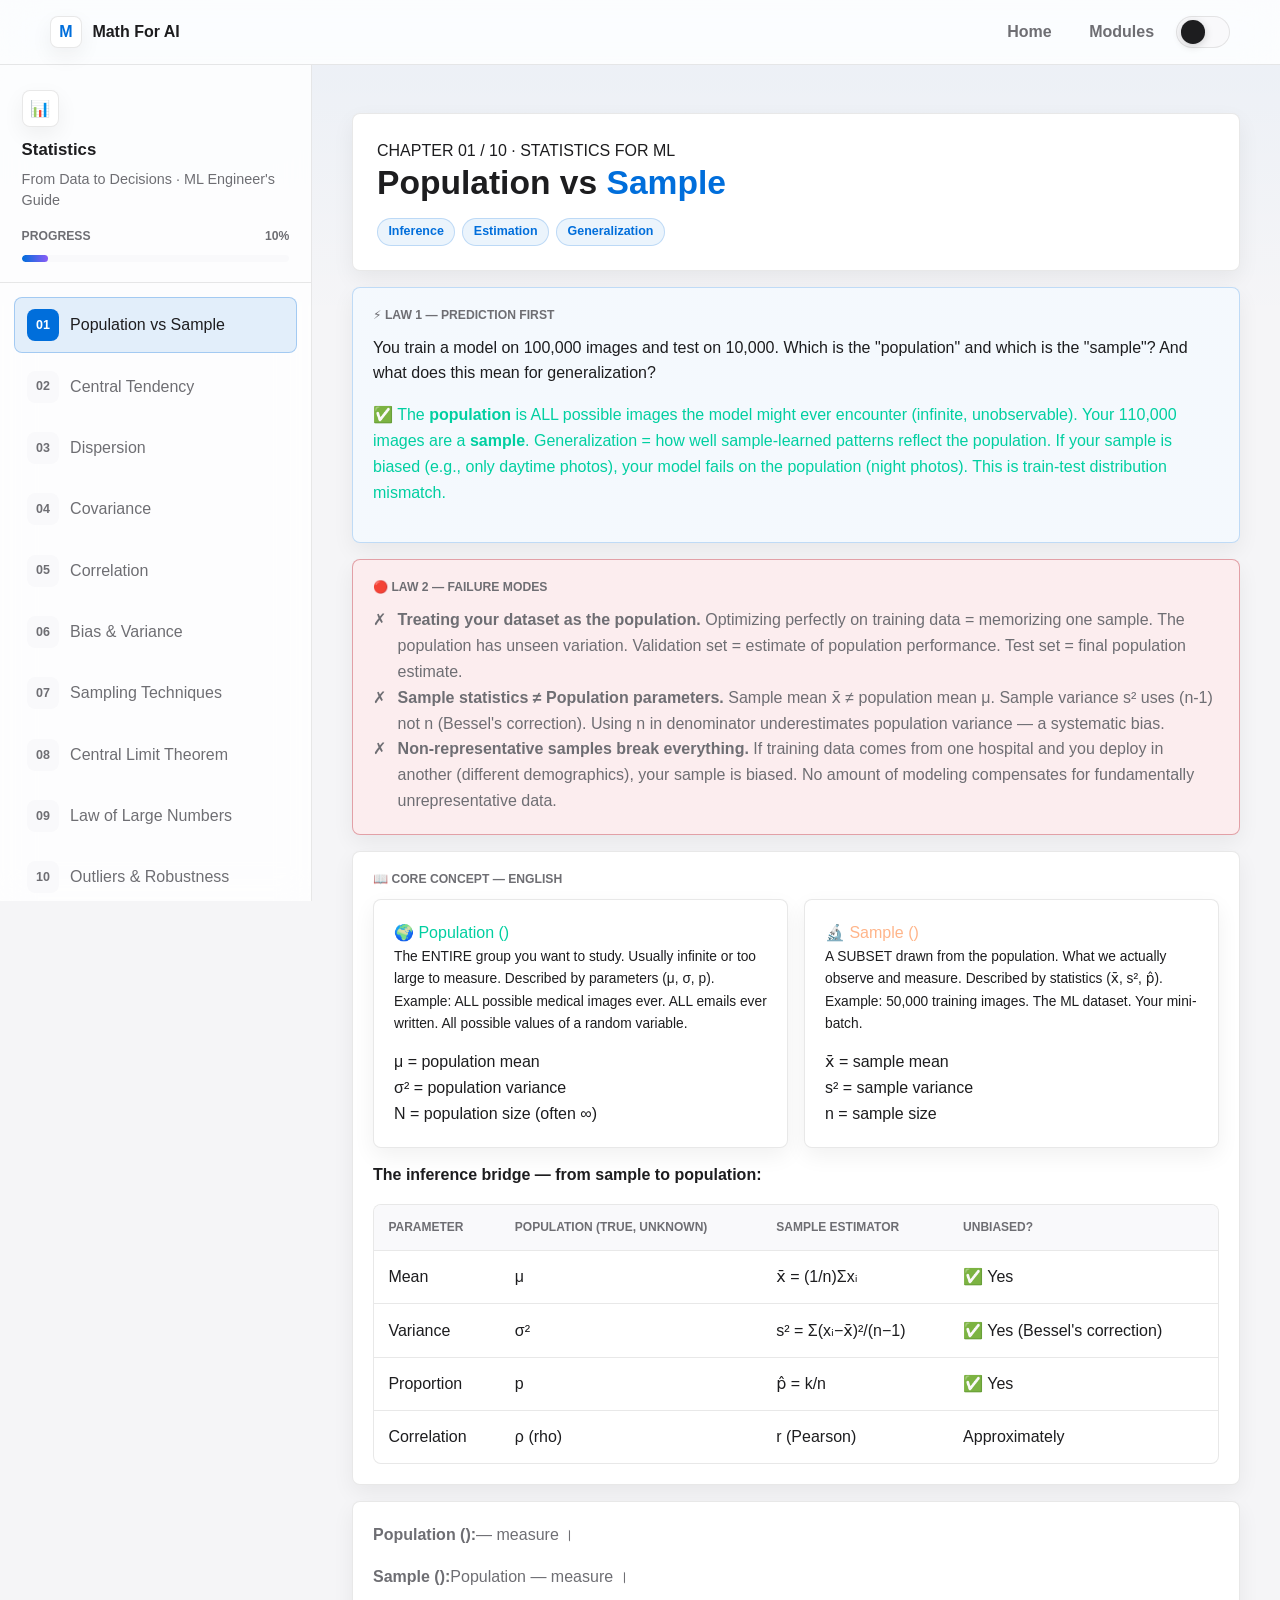
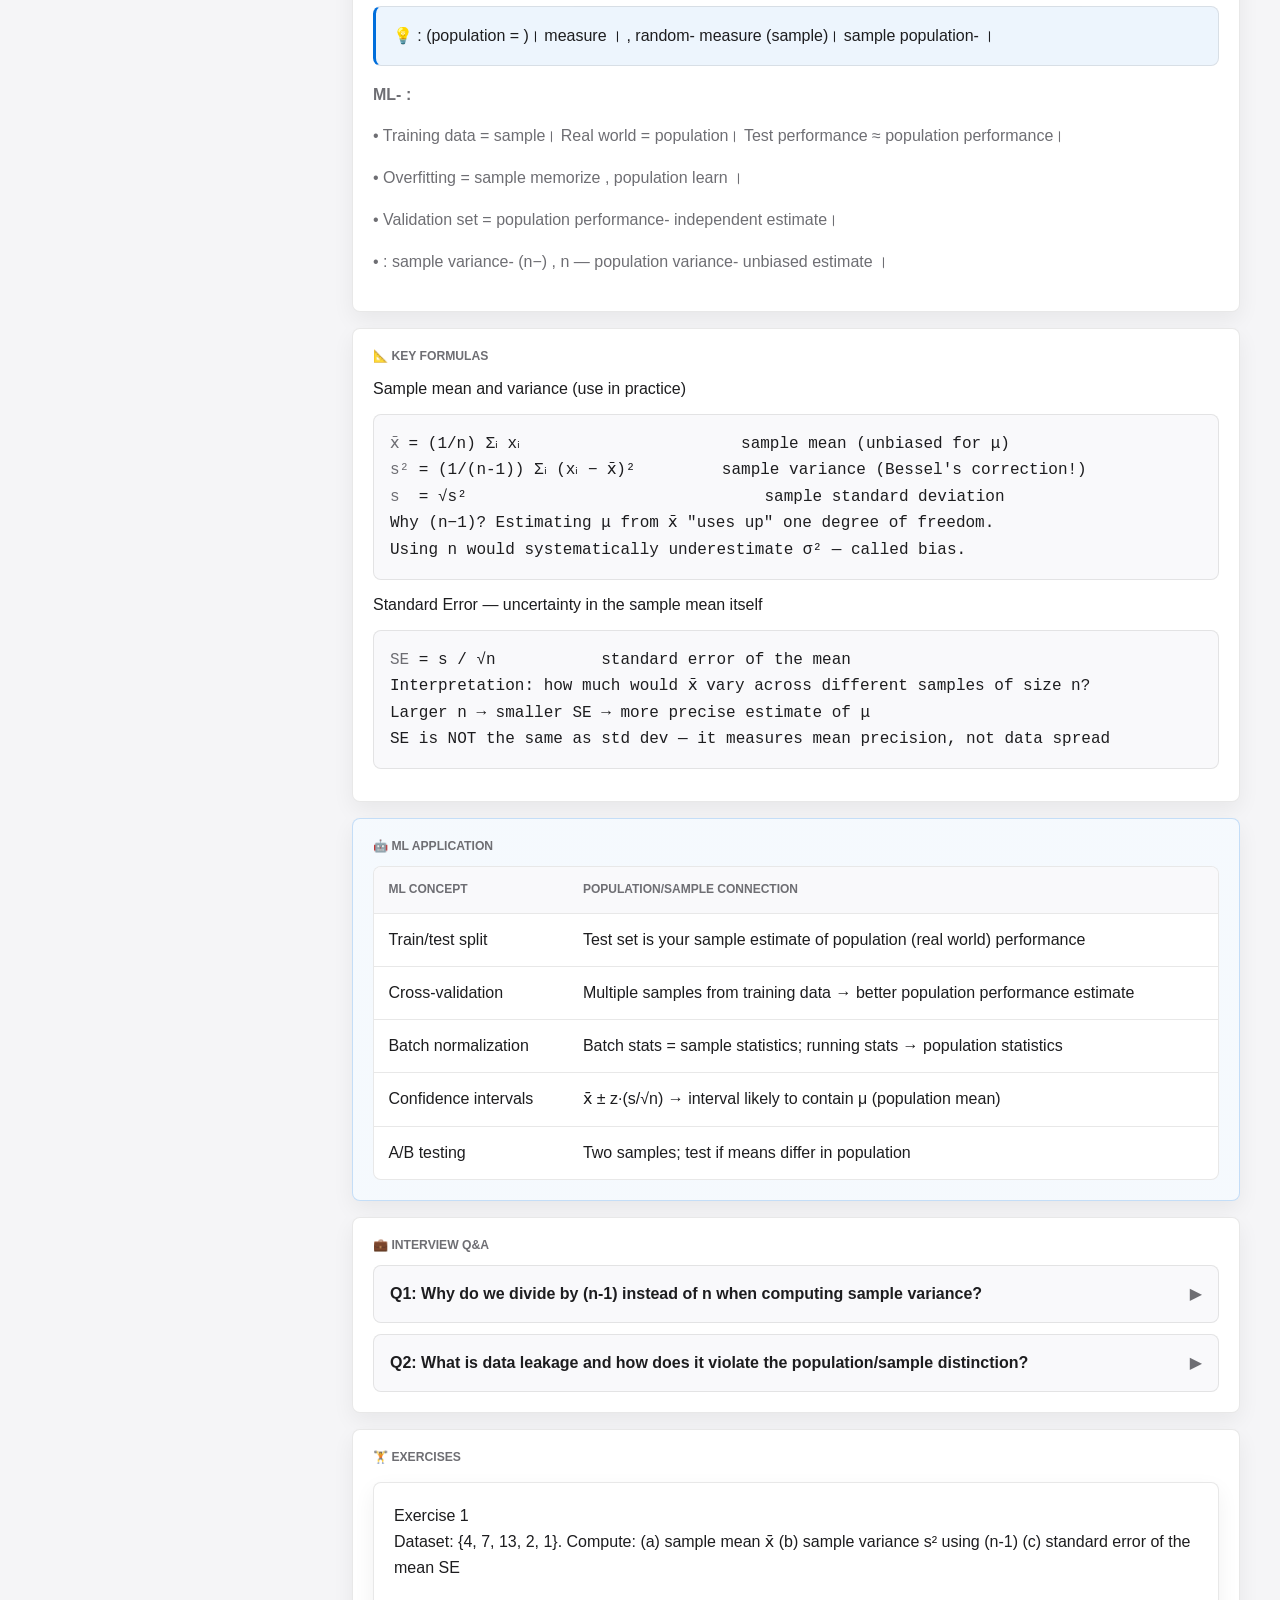
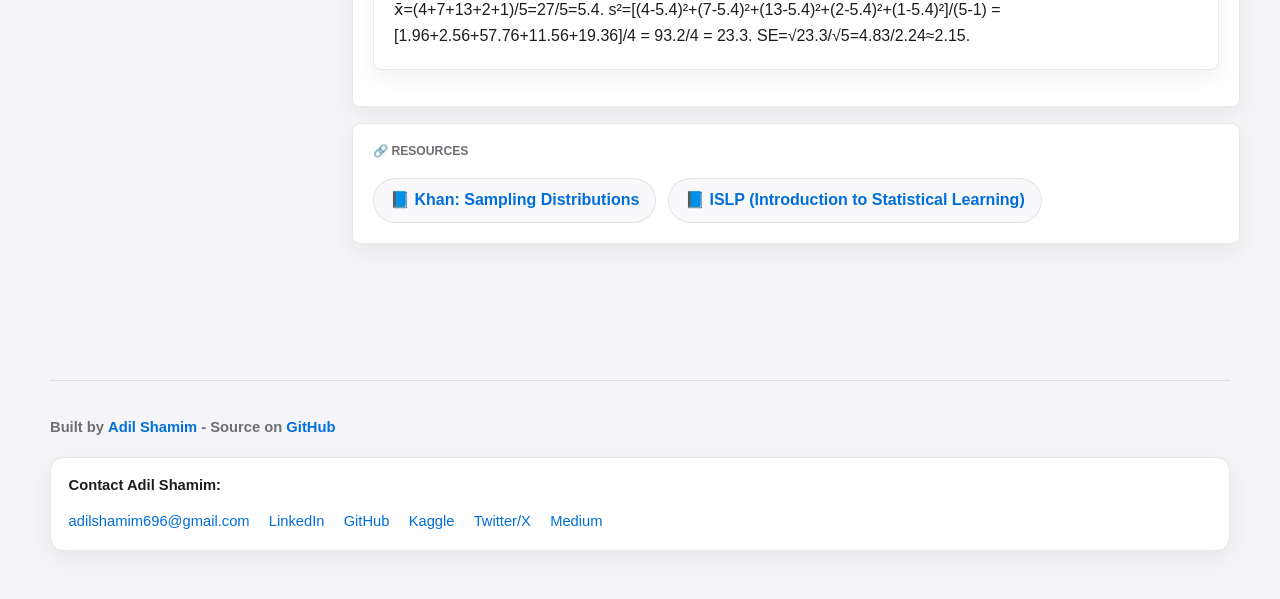
<file: statistics_ml.html>
<!DOCTYPE html>
<html lang="en">
<head>
<meta charset="UTF-8">
<meta name="viewport" content="width=device-width, initial-scale=1.0">
<title>Statistics for ML</title>
<link rel="icon" type="image/svg+xml" href="favicon.svg" />
<link rel="stylesheet" href="site.css" />
</head>
<body>

<div class="mob">
  <select onchange="show(this.value)">
    <option value="0">01 — Population vs Sample</option>
    <option value="1">02 — Central Tendency</option>
    <option value="2">03 — Dispersion</option>
    <option value="3">04 — Covariance</option>
    <option value="4">05 — Correlation</option>
    <option value="5">06 — Bias & Variance</option>
    <option value="6">07 — Sampling Techniques</option>
    <option value="7">08 — Central Limit Theorem</option>
    <option value="8">09 — Law of Large Numbers</option>
    <option value="9">10 — Outliers & Robustness</option>
  </select>
</div>

<div class="app">
<nav class="sb">
  <div class="s-brand">
    <div class="s-sym">📊</div>
    <div class="s-title">Statistics</div>
    <div class="s-bn">পরিসংখ্যান</div>
    <div class="s-sub">From Data to Decisions · ML Engineer's Guide</div>
    <div class="pg-row"><span>Progress</span><span id="pp">10%</span></div>
    <div class="pg-bar"><div class="pg-fill" id="pf" style="width:10%"></div></div>
  </div>
  <div class="nav-wrap" id="nl"></div>
</nav>
<main class="main" id="mc"></main>
</div>

<script>
const NAV=["Population vs Sample","Central Tendency","Dispersion","Covariance","Correlation","Bias & Variance","Sampling Techniques","Central Limit Theorem","Law of Large Numbers","Outliers & Robustness"];

const TOPICS=[

/* ══ 01 POPULATION VS SAMPLE ══ */
{title:"Population vs <em>Sample</em>",bn:"জনসংখ্যা বনাম নমুনা",tags:[{t:"Inference",c:"tm"},{t:"Estimation",c:"tb"},{t:"Generalization",c:"tp"}],
body:`
<div class="card law1"><div class="ch-hd">⚡ LAW 1 — PREDICTION FIRST</div>
<p>You train a model on 100,000 images and test on 10,000. Which is the "population" and which is the "sample"? And what does this mean for generalization?</p>
<p style="margin-top:9px;color:var(--mint)">✅ The <strong>population</strong> is ALL possible images the model might ever encounter (infinite, unobservable). Your 110,000 images are a <strong>sample</strong>. Generalization = how well sample-learned patterns reflect the population. If your sample is biased (e.g., only daytime photos), your model fails on the population (night photos). This is train-test distribution mismatch.</p>
</div>
<div class="card law2"><div class="ch-hd">🔴 LAW 2 — FAILURE MODES</div>
<div class="fi"><span class="fi-i">✗</span><span><strong>Treating your dataset as the population.</strong> Optimizing perfectly on training data = memorizing one sample. The population has unseen variation. Validation set = estimate of population performance. Test set = final population estimate.</span></div>
<div class="fi"><span class="fi-i">✗</span><span><strong>Sample statistics ≠ Population parameters.</strong> Sample mean x̄ ≠ population mean μ. Sample variance s² uses (n-1) not n (Bessel's correction). Using n in denominator underestimates population variance — a systematic bias.</span></div>
<div class="fi"><span class="fi-i">✗</span><span><strong>Non-representative samples break everything.</strong> If training data comes from one hospital and you deploy in another (different demographics), your sample is biased. No amount of modeling compensates for fundamentally unrepresentative data.</span></div>
</div>

<div class="card"><div class="ch-hd">📖 CORE CONCEPT — English</div>
<div class="vs-strip">
  <div class="vs-side"><div class="vs-title" style="color:var(--mint)">🌍 Population (জনসংখ্যা)</div>
    <p style="font-size:.86em">The ENTIRE group you want to study. Usually infinite or too large to measure. Described by parameters (μ, σ, p). Example: ALL possible medical images ever. ALL emails ever written. All possible values of a random variable.</p>
    <div class="chips"><div class="chip">μ = <span>population mean</span></div><div class="chip">σ² = <span>population variance</span></div><div class="chip">N = <span>population size (often ∞)</span></div></div>
  </div>
  <div class="vs-side"><div class="vs-title" style="color:var(--peach)">🔬 Sample (নমুনা)</div>
    <p style="font-size:.86em">A SUBSET drawn from the population. What we actually observe and measure. Described by statistics (x̄, s², p̂). Example: 50,000 training images. The ML dataset. Your mini-batch.</p>
    <div class="chips"><div class="chip">x̄ = <span>sample mean</span></div><div class="chip">s² = <span>sample variance</span></div><div class="chip">n = <span>sample size</span></div></div>
  </div>
</div>
<p style="margin-top:14px"><strong>The inference bridge — from sample to population:</strong></p>
<table>
  <tr><th>Parameter</th><th>Population (true, unknown)</th><th>Sample Estimator</th><th>Unbiased?</th></tr>
  <tr><td>Mean</td><td>μ</td><td>x̄ = (1/n)Σxᵢ</td><td>✅ Yes</td></tr>
  <tr><td>Variance</td><td>σ²</td><td>s² = Σ(xᵢ−x̄)²/(n−1)</td><td>✅ Yes (Bessel's correction)</td></tr>
  <tr><td>Proportion</td><td>p</td><td>p̂ = k/n</td><td>✅ Yes</td></tr>
  <tr><td>Correlation</td><td>ρ (rho)</td><td>r (Pearson)</td><td>Approximately</td></tr>
</table>
</div>

<div class="card"><div class="ch-hd">🇧🇩 বাংলা ব্যাখ্যা</div>
<p class="bn"><strong>Population (জনসংখ্যা):</strong> তুমি যে পুরো দলটা নিয়ে কথা বলতে চাও — সাধারণত এটা এত বড় বা অসীম যে সব measure করা সম্ভব নয়।</p>
<p class="bn"><strong>Sample (নমুনা):</strong> Population থেকে নেওয়া একটা ছোট অংশ — যা আমরা সত্যিকারে measure করতে পারি।</p>
<div class="call-bn">💡 উদাহরণ: বাংলাদেশের সব মানুষের গড় উচ্চতা জানতে চাই (population = ১৭ কোটি মানুষ)। সবাইকে measure করা অসম্ভব। তাই ১০,০০০ জনকে random-ভাবে বেছে measure করি (sample)। এই sample থেকে population-এর অনুমান করি।</div>
<p class="bn" style="margin-top:12px"><strong>ML-এ সংযোগ:</strong></p>
<p class="bn">• Training data = sample। Real world = population। Test performance ≈ population performance।</p>
<p class="bn">• Overfitting = sample memorize করা, population learn করা হয়নি।</p>
<p class="bn">• Validation set = population performance-এর independent estimate।</p>
<p class="bn">• সূত্র মনে রাখো: sample variance-এ (n−১) দিয়ে ভাগ করো, n দিয়ে নয় — এটা population variance-কে unbiased estimate করে।</p>
</div>

<div class="card"><div class="ch-hd">📐 KEY FORMULAS</div>
<div class="fl">Sample mean and variance (use in practice)</div>
<div class="fx"><span class="fm">x̄</span> = (1/n) Σᵢ xᵢ                       sample mean (unbiased for μ)
<span class="fm">s²</span> = (1/(n-1)) Σᵢ (xᵢ − x̄)²         sample variance (Bessel's correction!)
<span class="fm">s</span>  = √s²                               sample standard deviation
Why (n−1)? Estimating μ from x̄ "uses up" one degree of freedom.
Using n would systematically underestimate σ² — called bias.</div>
<div class="fl">Standard Error — uncertainty in the sample mean itself</div>
<div class="fx"><span class="fm">SE</span> = s / √n           standard error of the mean
Interpretation: how much would x̄ vary across different samples of size n?
Larger n → smaller SE → more precise estimate of μ
SE is NOT the same as std dev — it measures mean precision, not data spread</div>
</div>

<div class="mlb"><div class="mlb-t">🤖 ML Application</div>
<table>
  <tr><th>ML Concept</th><th>Population/Sample Connection</th></tr>
  <tr><td>Train/test split</td><td>Test set is your sample estimate of population (real world) performance</td></tr>
  <tr><td>Cross-validation</td><td>Multiple samples from training data → better population performance estimate</td></tr>
  <tr><td>Batch normalization</td><td>Batch stats = sample statistics; running stats → population statistics</td></tr>
  <tr><td>Confidence intervals</td><td>x̄ ± z·(s/√n) → interval likely to contain μ (population mean)</td></tr>
  <tr><td>A/B testing</td><td>Two samples; test if means differ in population</td></tr>
</table></div>

<div class="card"><div class="ch-hd">💼 INTERVIEW Q&A</div>
<div class="qa"><button class="qb" onclick="tQ(this)">Q1: Why do we divide by (n-1) instead of n when computing sample variance? <span class="qa-a">▶</span></button>
<div class="ap">Dividing by n gives a <em>biased</em> estimator of population variance — it systematically underestimates σ². Why? When we compute deviations from x̄ (the sample mean), we're measuring distances from a point estimated from the same data. The sample mean is always "too central" — it minimizes the sum of squared deviations by construction. Using n-1 (Bessel's correction) exactly corrects this bias. Proof: E[s²] = σ² when dividing by n-1. E[s²] = (n-1/n)σ² when dividing by n — biased low. Exception: when computing variance of a complete population (not estimating from sample), use n.<div class="a-bn">বাংলায়: n দিয়ে ভাগ করলে population variance কম estimate হয় (biased)। (n-1) দিয়ে ভাগ করলে unbiased estimate পাওয়া যায়। এটাই Bessel's correction।</div></div></div>
<div class="qa"><button class="qb" onclick="tQ(this)">Q2: What is data leakage and how does it violate the population/sample distinction? <span class="qa-a">▶</span></button>
<div class="ap">Data leakage = information from the test set (or future) bleeds into training. It violates the fundamental assumption that training and test data are independent samples from the same population. Common forms: (1) Normalizing features using statistics from the full dataset (including test) before splitting. (2) Target encoding using all data. (3) Time-series: using future data to predict the past. (4) Duplicate examples across train/test. Result: model appears to generalize well (low test loss) but fails in deployment — the sample estimate of population performance is corrupted. Fix: always compute normalization stats on training data only, apply to test.<div class="a-bn">বাংলায়: Data leakage = test data-র তথ্য training-এ ঢুকে পড়া। ফলে test performance artificially ভালো দেখায়, কিন্তু real world-এ fail করে।</div></div></div>
</div>
<div class="card"><div class="ch-hd">🏋️ EXERCISES</div>
<div class="ex"><div class="ex-t">Exercise 1</div><p>Dataset: {4, 7, 13, 2, 1}. Compute: (a) sample mean x̄ (b) sample variance s² using (n-1) (c) standard error of the mean SE</p><div class="ex-ans">x̄=(4+7+13+2+1)/5=27/5=5.4. s²=[(4-5.4)²+(7-5.4)²+(13-5.4)²+(2-5.4)²+(1-5.4)²]/(5-1) = [1.96+2.56+57.76+11.56+19.36]/4 = 93.2/4 = 23.3. SE=√23.3/√5=4.83/2.24≈2.15.</div></div>
</div>
<div class="card"><div class="ch-hd">🔗 RESOURCES</div>
<a class="rl" href="https://www.khanacademy.org/math/statistics-probability/sampling-distributions-library" target="_blank">📘 Khan: Sampling Distributions</a>
<a class="rl" href="https://www.statlearning.com" target="_blank">📘 ISLP (Introduction to Statistical Learning)</a>
</div>`},

/* ══ 02 CENTRAL TENDENCY ══ */
{title:"Measures of Central <em>Tendency</em>",bn:"কেন্দ্রীয় প্রবণতার পরিমাপ",tags:[{t:"Mean",c:"tm"},{t:"Median",c:"tb"},{t:"Mode",c:"tp"},{t:"Skewness",c:"tl"}],
body:`
<div class="card law1"><div class="ch-hd">⚡ LAW 1 — PREDICTION FIRST</div>
<p>House prices in a neighbourhood: {200k, 210k, 195k, 220k, 205k, 5000k (billionaire's mansion)}. Which measure of central tendency should you report — mean, median, or mode? Why?</p>
<p style="margin-top:9px;color:var(--mint)">✅ <strong>Median</strong>. The mean is dragged up by the outlier (5000k), giving a misleading "average" no typical house is close to. Median = middle value = 207.5k, which actually represents the typical house. This is why income statistics use median income — a few billionaires make the mean useless as a measure of "typical." Same principle applies to model errors.</p>
</div>
<div class="card law2"><div class="ch-hd">🔴 LAW 2 — FAILURE MODES</div>
<div class="fi"><span class="fi-i">✗</span><span><strong>Using mean when data is skewed or has outliers.</strong> Mean is sensitive to every value — one extreme value can destroy it as a measure of "typical." Always check the distribution shape first.</span></div>
<div class="fi"><span class="fi-i">✗</span><span><strong>Using mean for ordinal/categorical data.</strong> "Average rating = 2.3" makes mathematical sense but the mean of {1, 5} is 3, which might not even be a valid option. For ordinal data, mode or median is more appropriate.</span></div>
<div class="fi"><span class="fi-i">✗</span><span><strong>Ignoring multi-modality.</strong> If data has two peaks (bimodal), reporting a single mean or median misses the fundamental structure. Example: heights of a mixed male/female population — bimodal! Report two modes.</span></div>
</div>

<div class="card"><div class="ch-hd">📖 THREE MEASURES</div>
<table>
  <tr><th>Measure</th><th>Definition</th><th>Formula</th><th>Best For</th><th>Weakness</th></tr>
  <tr><td><span class="hm">Mean (μ)</span></td><td>Arithmetic average</td><td>(1/n)Σxᵢ</td><td>Symmetric, no outliers. MSE optimization</td><td>Sensitive to outliers</td></tr>
  <tr><td><span class="hb">Median</span></td><td>Middle value when sorted</td><td>x[(n+1)/2]</td><td>Skewed data, outliers present (income, house prices)</td><td>Ignores magnitude</td></tr>
  <tr><td><span class="hp">Mode</span></td><td>Most frequent value</td><td>argmax P(X=x)</td><td>Categorical data, finding peaks</td><td>Multiple/no modes possible</td></tr>
  <tr><td><span class="hv">Geometric Mean</span></td><td>nth root of product</td><td>(∏xᵢ)^(1/n)</td><td>Growth rates, ratios, log-scale data</td><td>Undefined if any xᵢ ≤ 0</td></tr>
</table>
<p style="margin-top:14px"><strong>Relationship to distribution shape:</strong></p>
<div class="g3">
  <div class="gbox" style="border-color:rgba(0,245,196,.3)"><div class="gbox-t hm">Symmetric</div><p style="font-size:.84em">Mean = Median ≈ Mode<br>Normal distribution<br>Neural network weights<br>(after batch norm)</p></div>
  <div class="gbox" style="border-color:rgba(77,184,255,.3)"><div class="gbox-t hb">Right-Skewed (+)</div><p style="font-size:.84em">Mean > Median > Mode<br>Income, house prices,<br>social media followers,<br>loss at initialization</p></div>
  <div class="gbox" style="border-color:rgba(255,159,126,.3)"><div class="gbox-t hp">Left-Skewed (−)</div><p style="font-size:.84em">Mean < Median < Mode<br>Test scores (easy exam)<br>Time to complete task<br>(most fast, few slow)</p></div>
</div>
</div>

<div class="card"><div class="ch-hd">🇧🇩 বাংলা ব্যাখ্যা</div>
<p class="bn"><strong>Mean (গড়):</strong> সব মান যোগ করে সংখ্যা দিয়ে ভাগ করো। সবচেয়ে পরিচিত, কিন্তু outlier থাকলে misleading।</p>
<p class="bn"><strong>Median (মধ্যমা):</strong> সাজিয়ে মাঝেরটা নাও। Outlier-এ robust। Income distribution-এ সবচেয়ে উপযুক্ত।</p>
<p class="bn"><strong>Mode (সংখ্যাগরিষ্ঠ মান):</strong> সবচেয়ে বেশি বার আসা মান। Categorical data-এ সেরা।</p>
<div class="call-bn">💡 উদাহরণ: একটা ML টিমে ৯জন junior (বেতন ৫০k) এবং ১জন CEO (বেতন ৫০০k)। Mean = (৯×৫০+৫০০)/১০ = ৯৫k — এই ভুয়া average কারো বেতনকে represent করে না। Median = ৫০k — এটাই সত্যিকারের "typical" বেতন।</div>
<p class="bn" style="margin-top:12px"><strong>ML-এ ব্যবহার:</strong></p>
<p class="bn">• MSE = mean squared error → mean optimize করে</p>
<p class="bn">• MAE = mean absolute error → median optimize করে (outlier-robust)</p>
<p class="bn">• Huber loss → mean কিন্তু outlier-robust করা হয়েছে</p>
</div>

<div class="card"><div class="ch-hd">📐 FORMULAS</div>
<div class="fl">Arithmetic mean</div>
<div class="fx"><span class="fm">x̄</span> = (x₁+x₂+...+xₙ)/n = (1/n) Σᵢ xᵢ
Weighted mean: x̄_w = Σᵢ wᵢxᵢ / Σᵢ wᵢ  (used in weighted loss functions)</div>
<div class="fl">Median (sorted data x₍₁₎ ≤ x₍₂₎ ≤ ... ≤ x₍ₙ₎)</div>
<div class="fx"><span class="fm">Median</span> = x₍(n+1)/2₎         if n is odd
          = (x₍n/2₎ + x₍n/2+1₎)/2  if n is even
Example: {1,3,5,7,9} → Median = 5  (3rd element, n=5 odd)
Example: {1,3,5,7}   → Median = 4  (avg of 3,5, n=4 even)</div>
<div class="fl">Skewness — direction and degree of asymmetry</div>
<div class="fx"><span class="fm">Skewness</span> = E[(X−μ)³] / σ³     (standardized 3rd central moment)
Positive (right-skewed): long tail on the right, mean pulled right
Negative (left-skewed): long tail on the left, mean pulled left
Zero: symmetric (e.g., Normal distribution)</div>
</div>

<div class="mlb"><div class="mlb-t">🤖 ML Application — Which Average for Which Loss?</div>
<table>
  <tr><th>Loss Function</th><th>Optimizes</th><th>Reason</th></tr>
  <tr><td>MSE = Σ(y-ŷ)²/n</td><td>Conditional <strong>mean</strong> E[Y|X]</td><td>Minimizer of MSE is the conditional mean</td></tr>
  <tr><td>MAE = Σ|y-ŷ|/n</td><td>Conditional <strong>median</strong></td><td>Minimizer of MAE is the conditional median</td></tr>
  <tr><td>Quantile loss τ</td><td>τ-th conditional <strong>quantile</strong></td><td>τ=0.5 → median; τ=0.9 → 90th percentile</td></tr>
  <tr><td>Mode prediction</td><td>Conditional <strong>mode</strong> (most likely)</td><td>MAP estimation finds the mode of posterior</td></tr>
</table>
</div>

<div class="card"><div class="ch-hd">💼 INTERVIEW Q&A</div>
<div class="qa"><button class="qb" onclick="tQ(this)">Q1: MSE minimizes the mean prediction while MAE minimizes the median. Why does this matter for ML? <span class="qa-a">▶</span></button>
<div class="ap">Mathematical fact: argmin_c Σ(xᵢ-c)² = sample mean; argmin_c Σ|xᵢ-c| = sample median. So MSE regression predicts E[Y|X] — the expected value of Y given X, averaged over all outcomes. MAE regression predicts Median[Y|X] — the middle value. When does the difference matter? When Y has outliers or is skewed. Example: predicting rental prices — a few luxury apartments make E[rent|features] much higher than Median[rent|features]. MAE gives a more "typical" prediction. In safety-critical applications (predicting rare dangerous events), you might want to predict a high quantile instead of the mean.<div class="a-bn">বাংলায়: MSE → conditional mean predict করে। MAE → conditional median predict করে। Outlier থাকলে median বেশি meaningful।</div></div></div>
</div>
<div class="card"><div class="ch-hd">🏋️ EXERCISES</div>
<div class="ex"><div class="ex-t">Exercise</div><p>Model errors: {-3, -1, 0, 1, 2, 4, 47}. Compute mean, median, mode. Which best represents "typical" error? What does the outlier (47) tell you?</p><div class="ex-ans">Mean=(−3−1+0+1+2+4+47)/7=50/7≈7.14. Median=1.0 (4th of 7). Mode=none (all unique). Median=1 best represents typical error. The outlier 47 is a catastrophic prediction — investigate! Maybe a data point with a very different scale, missing feature, or adversarial example. Mean 7.14 is misleading about typical performance.</div></div>
</div>
<div class="card"><div class="ch-hd">🔗 RESOURCES</div>
<a class="rl" href="https://www.khanacademy.org/math/statistics-probability/summarizing-quantitative-data" target="_blank">📘 Khan: Summarizing Data</a>
<a class="rl" href="https://www.youtube.com/watch?v=SzZ6GpcfoQY" target="_blank">🎬 StatQuest: Mean, Median, Mode</a>
</div>`},

/* ══ 03 DISPERSION ══ */
{title:"Measures of <em>Dispersion</em>",bn:"বিচ্ছুরণের পরিমাপ",tags:[{t:"Variance",c:"tm"},{t:"Std Dev",c:"tb"},{t:"IQR",c:"tp"},{t:"Range",c:"tl"}],
body:`
<div class="card law1"><div class="ch-hd">⚡ LAW 1 — PREDICTION FIRST</div>
<p>Two models: Model A has mean error = 0, std = 10. Model B has mean error = 2, std = 1. Which would you deploy in production?</p>
<p style="margin-top:9px;color:var(--mint)">✅ <strong>Model B</strong>. Despite a small bias (mean error = 2), its predictions are very consistent (std = 1). Model A's zero-mean errors average out — but each individual prediction might be off by 10, 20, or -15. High variance = unpredictable. In production, consistency matters more than theoretical zero-bias. This is the practical bias-variance tradeoff.</p>
</div>
<div class="card law2"><div class="ch-hd">🔴 LAW 2 — FAILURE MODES</div>
<div class="fi"><span class="fi-i">✗</span><span><strong>Reporting only mean without std dev.</strong> "Average accuracy = 92%" without variance is meaningless. Across 5 runs: {91%, 91%, 92%, 93%, 93%} (low var) vs {70%, 85%, 95%, 98%, 99%} (high var) — both have mean ≈ 92% but very different reliability.</span></div>
<div class="fi"><span class="fi-i">✗</span><span><strong>Confusing standard deviation with standard error.</strong> Std dev = spread of individual data points. Std error = spread of the sample mean across different samples. Std error = std/√n. Using wrong one in confidence intervals gives wrong interval widths.</span></div>
<div class="fi"><span class="fi-i">✗</span><span><strong>Variance collapses with normalization.</strong> After z-score normalization (zero mean, unit variance), variance = 1 by design. Batch normalization does this per feature per batch — effectively removing the original variance information. Know when this is desirable vs. harmful.</span></div>
</div>

<div class="card"><div class="ch-hd">📖 MEASURES OF SPREAD</div>
<table>
  <tr><th>Measure</th><th>Formula</th><th>Units</th><th>Sensitive to Outliers</th><th>Use When</th></tr>
  <tr><td><span class="hm">Range</span></td><td>max − min</td><td>Same as data</td><td>✗ Very</td><td>Quick overview only</td></tr>
  <tr><td><span class="hb">IQR</span></td><td>Q3 − Q1</td><td>Same as data</td><td>✅ No</td><td>Skewed data, outlier detection</td></tr>
  <tr><td><span class="hp">Variance σ²</span></td><td>E[(X−μ)²]</td><td>Units²</td><td>✗ Yes</td><td>Mathematical derivations</td></tr>
  <tr><td><span class="hv">Std Dev σ</span></td><td>√Variance</td><td>Same as data</td><td>✗ Yes</td><td>Interpreting spread, Normal dist</td></tr>
  <tr><td><span class="hy">MAD</span></td><td>Median|xᵢ−Median|</td><td>Same as data</td><td>✅ No</td><td>Robust spread, outliers present</td></tr>
  <tr><td><span class="hg">CV</span></td><td>σ/μ × 100%</td><td>Dimensionless</td><td>✗ Yes</td><td>Comparing spread across scales</td></tr>
</table>
<div class="call" style="margin-top:14px"><strong>The 68-95-99.7 rule for Normal distributions:</strong> Mean ± 1σ contains 68% of data. Mean ± 2σ contains 95%. Mean ± 3σ contains 99.7%. Values beyond 3σ are considered outliers (probability 0.3%).</div>
</div>

<div class="card"><div class="ch-hd">🇧🇩 বাংলা ব্যাখ্যা</div>
<p class="bn"><strong>Dispersion</strong> হলো data কতটা ছড়িয়ে আছে তার পরিমাপ। শুধু average জানা যথেষ্ট নয়।</p>
<div class="call-bn">💡 উদাহরণ: দুটো ব্যাংকে সঞ্চয়ের হার:
• Bank A: সবসময় ৫% return
• Bank B: গড়ে ৫% কিন্তু কখনো ২%, কখনো ৮%, কখনো -১%
গড় একই, কিন্তু Bank B অনেক বেশি risky (high variance)! Investment-এ variance = risk।</div>
<p class="bn" style="margin-top:12px"><strong>Variance vs Standard Deviation:</strong></p>
<p class="bn">• Variance = গড় squared deviation। Unit = (original unit)²। গণিতে সুবিধাজনক।</p>
<p class="bn">• Standard Deviation = Variance-এর বর্গমূল। Original unit-এ। মানুষের বুঝতে সহজ।</p>
<p class="bn"><strong>IQR (Interquartile Range):</strong> Q3 − Q1। Data-কে চারভাগ করলে মাঝের ৫০%-এর পরিসর। Outlier-এ robust।</p>
</div>

<div class="card"><div class="ch-hd">📐 FORMULAS</div>
<div class="fl">Variance and standard deviation</div>
<div class="fx"><span class="fm">Population:</span>  σ² = (1/N) Σᵢ (xᵢ − μ)²
<span class="fm">Sample:</span>      s² = (1/(n−1)) Σᵢ (xᵢ − x̄)²   ← Bessel's correction
<span class="fm">Short formula:</span> s² = [Σxᵢ² − (Σxᵢ)²/n] / (n−1)

Example: {2, 4, 4, 4, 5, 5, 7, 9}  (n=8, x̄=5)
s² = [(2−5)²+(4−5)²+(4−5)²+(4−5)²+(5−5)²+(5−5)²+(7−5)²+(9−5)²] / 7
   = [9+1+1+1+0+0+4+16] / 7 = 32/7 ≈ 4.57,   s ≈ 2.14</div>
<div class="fl">Quartiles and IQR — outlier detection (Tukey's fences)</div>
<div class="fx">Q1 = 25th percentile,  Q3 = 75th percentile
<span class="fm">IQR</span> = Q3 − Q1
Outlier if: x < Q1 − 1.5×IQR   OR   x > Q3 + 1.5×IQR  (Tukey's fences)
Extreme outlier: outside Q1 ± 3×IQR</div>
</div>

<div class="mlb"><div class="mlb-t">🤖 ML Application</div>
<table>
  <tr><th>ML Context</th><th>Dispersion Role</th></tr>
  <tr><td>Feature normalization (Z-score)</td><td>x' = (x−μ)/σ → mean=0, std=1 per feature</td></tr>
  <tr><td>Batch normalization</td><td>Normalizes activation variance to 1 per batch</td></tr>
  <tr><td>He/Xavier initialization</td><td>Sets weight variance to prevent activation variance exploding</td></tr>
  <tr><td>Uncertainty estimation</td><td>Predict σ² alongside μ — heteroscedastic regression</td></tr>
  <tr><td>Gradient clipping</td><td>Clips gradient norm (≈ std of updates) to bound</td></tr>
</table>
</div>

<div class="card"><div class="ch-hd">💼 INTERVIEW Q&A</div>
<div class="qa"><button class="qb" onclick="tQ(this)">Q1: You train a model 10 times with different random seeds. Should you report mean ± std of test accuracy? What's the right way to present ML results? <span class="qa-a">▶</span></button>
<div class="ap">Yes — reporting mean ± std is good practice but incomplete. Best practice: (1) Report mean ± standard error (SE = std/√n), not std — SE tells you uncertainty in the mean estimate, std tells you variability across runs. (2) Report number of runs n. (3) Consider confidence intervals (mean ± 1.96·SE for 95% CI). (4) For comparisons, use paired t-tests or Wilcoxon tests. (5) Include min/max to show worst-case. (6) For ML papers: report median + IQR for robustness. Mean ± std is insufficient if distribution of runs is skewed (one catastrophic run).<div class="a-bn">বাংলায়: Multiple run-এ mean ± SE report করো। SE = std/√n — mean estimate-এর uncertainty। Comparison-এর জন্য statistical test দরকার।</div></div></div>
</div>
<div class="card"><div class="ch-hd">🏋️ EXERCISES</div>
<div class="ex"><div class="ex-t">Exercise</div><p>Model A errors: {1,1,1,1,1,1,1,1}. Model B errors: {0,0,0,0,0,0,0,8}. Compute mean, variance, and IQR for both. Which model is better?</p><div class="ex-ans">A: mean=1, var=0, IQR=0. B: mean=1, var=8, IQR=0. Same mean! But Model A has zero variance — perfectly consistent. Model B's single error-8 makes variance=8. IQR=0 for both (B's outlier doesn't affect IQR). Variance correctly identifies Model A as better. MAE would show both equal at 1.0; MSE shows A=1, B=9 → MSE correctly penalizes B's outlier.</div></div>
</div>
<div class="card"><div class="ch-hd">🔗 RESOURCES</div>
<a class="rl" href="https://www.khanacademy.org/math/statistics-probability/summarizing-quantitative-data/variance-standard-deviation-population/a/population-and-sample-standard-deviation-review" target="_blank">📘 Khan: Variance & Std Dev</a>
</div>`},

/* ══ 04 COVARIANCE ══ */
{title:"<em>Covariance</em>",bn:"সহভেদাঙ্ক",tags:[{t:"Joint Variation",c:"tm"},{t:"PCA",c:"tb"},{t:"Feature Correlation",c:"tp"}],
body:`
<div class="card law1"><div class="ch-hd">⚡ LAW 1 — PREDICTION FIRST</div>
<p>You have features: height (cm) and shoe size. You compute Cov(height, shoe_size) = 150. Is this a strong or weak relationship? Can you tell?</p>
<p style="margin-top:9px;color:var(--mint)">✅ You <strong>cannot tell</strong> from covariance alone — it depends on the scale of both variables. 150 in cm×EU_shoe_units means nothing interpretable. This is covariance's main flaw: it is scale-dependent. The correlation coefficient (Cov(X,Y) / (σ_X × σ_Y)) normalizes this to [-1, 1], making it interpretable. Covariance is useful in matrix form (PCA) but Pearson correlation for human interpretation.</p>
</div>
<div class="card law2"><div class="ch-hd">🔴 LAW 2 — FAILURE MODES</div>
<div class="fi"><span class="fi-i">✗</span><span><strong>Zero covariance ≠ independence.</strong> Cov(X, Y) = 0 means no linear relationship. But non-linear relationships (e.g., Y=X²) can have Cov=0 yet be perfectly dependent. Always visualize — a scatter plot reveals what covariance misses.</span></div>
<div class="fi"><span class="fi-i">✗</span><span><strong>Covariance matrix is not correlation matrix.</strong> Covariance matrix Σ has variances on diagonal (not 1s). Correlation matrix has 1s on diagonal. Many algorithms require correlation matrix; using covariance matrix with features of different scales gives misleading results.</span></div>
</div>

<div class="card"><div class="ch-hd">📖 CORE CONCEPT — English</div>
<p><span class="hm">Covariance</span> measures how two variables <strong>vary together</strong>. Do they move in the same direction, opposite directions, or independently?</p>
<div class="fx"><span class="fm">Cov(X,Y)</span> = E[(X − μ_X)(Y − μ_Y)]
            = E[XY] − E[X]·E[Y]
<span class="fm">Sample Cov:</span> s_XY = Σᵢ (xᵢ−x̄)(yᵢ−ȳ) / (n−1)

Cov(X,Y) > 0 → X and Y tend to increase TOGETHER  (positive relationship)
Cov(X,Y) < 0 → X increases when Y decreases       (negative relationship)
Cov(X,Y) = 0 → no LINEAR relationship</div>
<p style="margin-top:14px"><strong>Covariance Matrix Σ (capital Sigma) — the multivariate version:</strong></p>
<div class="fx"><span class="fm">Σ</span>[i,j] = Cov(Xᵢ, Xⱼ)        ← (i,j) entry
Diagonal: Σ[i,i] = Var(Xᵢ)      ← variances on diagonal
Off-diagonal: covariances between features
For d features: Σ is d×d, symmetric, positive semi-definite

Example (2 features):  Σ = ⎡Var(X₁)    Cov(X₁,X₂)⎤
                            ⎣Cov(X₂,X₁) Var(X₂)    ⎦</div>
</div>

<div class="card"><div class="ch-hd">🇧🇩 বাংলা ব্যাখ্যা</div>
<p class="bn"><strong>Covariance</strong> বলে দুটো variable একসাথে কীভাবে পরিবর্তন হয়।</p>
<div class="call-bn">💡 উদাহরণ: পড়াশোনার ঘণ্টা ও পরীক্ষার নম্বর। যখন পড়াশোনা বাড়ে, নম্বরও বাড়ে → Positive covariance। বাইরে খেলার সময় ও পরীক্ষার নম্বর → বেশি খেললে নম্বর কমে → Negative covariance। TV দেখার সময় ও উচ্চতা → সম্পর্ক নেই → Covariance ≈ 0।</div>
<p class="bn" style="margin-top:12px"><strong>Covariance Matrix-এর ব্যবহার ML-এ:</strong></p>
<p class="bn">• PCA: covariance matrix-এর eigenvector = principal components। Data-এর direction of maximum variance।</p>
<p class="bn">• Gaussian distribution: multivariate Gaussian-এ Σ (covariance matrix) shape নির্ধারণ করে।</p>
<p class="bn">• Feature selection: high covariance between features = multicollinearity = একটা বাদ দাও।</p>
<p class="bn">• Decorrelation: features-কে uncorrelated করলে gradient descent দ্রুত converge হয়।</p>
</div>

<div class="card"><div class="ch-hd">📐 FORMULAS</div>
<div class="fl">Key properties of covariance</div>
<div class="fx">Cov(X,X) = Var(X)                     (covariance with itself = variance)
Cov(X,Y) = Cov(Y,X)                    (symmetric)
Cov(aX+b, cY+d) = ac·Cov(X,Y)          (linear transformation)
Var(X+Y) = Var(X) + Var(Y) + 2Cov(X,Y) (variance of sum)
If X⊥Y: Cov(X,Y)=0 and Var(X+Y)=Var(X)+Var(Y)</div>
<div class="fl">Computing sample covariance matrix in code</div>
<div class="fx">import numpy as np
X = np.array([[1,2],[3,4],[5,6]])   # (n_samples × n_features)
X_centered = X - X.mean(axis=0)    # center each feature
Sigma = X_centered.T @ X_centered / (len(X)-1)  # (n_features × n_features)
# OR: np.cov(X.T)  ← uses (n-1) by default</div>
</div>

<div class="mlb"><div class="mlb-t">🤖 ML Application — Covariance Matrix is Central to ML Theory</div>
<table>
  <tr><th>Algorithm</th><th>How Covariance Matrix is Used</th></tr>
  <tr><td>PCA</td><td>Eigendecomposition of Σ → principal components, explained variance</td></tr>
  <tr><td>LDA</td><td>Between-class vs within-class covariance matrices</td></tr>
  <tr><td>Gaussian Naive Bayes</td><td>Assumes diagonal Σ (independent features) per class</td></tr>
  <tr><td>Multivariate Normal</td><td>P(x) ∝ exp(−½(x−μ)ᵀΣ⁻¹(x−μ)) — uses Σ</td></tr>
  <tr><td>Whitening/ZCA</td><td>Transform X → Σ⁻¹/²X to make Cov = Identity</td></tr>
</table>
</div>

<div class="card"><div class="ch-hd">💼 INTERVIEW Q&A</div>
<div class="qa"><button class="qb" onclick="tQ(this)">Q1: Why is PCA equivalent to finding the eigenvectors of the covariance matrix? <span class="qa-a">▶</span></button>
<div class="ap">PCA seeks directions of maximum variance. Mathematically: find unit vector w that maximizes Var(wᵀX) = wᵀΣw subject to ||w||=1. Using Lagrange multipliers: derivative of wᵀΣw−λ(wᵀw−1) w.r.t. w = 0 → Σw = λw. This IS the eigenvalue equation! So the directions of maximum variance = eigenvectors of Σ. The eigenvalue λ = the variance along that direction. Eigenvectors with largest eigenvalues capture the most variance. This is why PCA is equivalent to eigendecomposition of the covariance matrix.<div class="a-bn">বাংলায়: PCA সর্বোচ্চ variance-এর direction খোঁজে। Lagrange multiplier দিয়ে solve করলে covariance matrix-এর eigenvalue equation পাওয়া যায়।</div></div></div>
</div>
<div class="card"><div class="ch-hd">🏋️ EXERCISES</div>
<div class="ex"><div class="ex-t">Exercise</div><p>X = {1,2,3,4,5}, Y = {2,4,5,4,5}. Compute Cov(X,Y) manually. Then explain what the sign tells you about the relationship.</p><div class="ex-ans">x̄=3, ȳ=4. Deviations: (1-3)(2-4)+(2-3)(4-4)+(3-3)(5-4)+(4-3)(4-4)+(5-3)(5-4) = (-2)(-2)+(-1)(0)+(0)(1)+(1)(0)+(2)(1) = 4+0+0+0+2=6. Cov=6/(5-1)=1.5. Positive → as X increases, Y tends to increase. Intuitive: higher X values paired with higher Y values.</div></div>
</div>
<div class="card"><div class="ch-hd">🔗 RESOURCES</div>
<a class="rl" href="https://setosa.io/ev/principal-component-analysis/" target="_blank">🎯 Setosa: Interactive PCA</a>
<a class="rl" href="https://numpy.org/doc/stable/reference/generated/numpy.cov.html" target="_blank">🐍 NumPy Covariance</a>
</div>`},

/* ══ 05 CORRELATION ══ */
{title:"<em>Correlation</em>",bn:"সম্পর্কাঙ্ক",tags:[{t:"Pearson r",c:"tm"},{t:"Spearman ρ",c:"tb"},{t:"Causation",c:"tp"},{t:"Feature Selection",c:"tl"}],
body:`
<div class="card law1"><div class="ch-hd">⚡ LAW 1 — PREDICTION FIRST</div>
<p>Ice cream sales and drowning deaths are strongly correlated (r ≈ 0.85). Should we ban ice cream to reduce drowning? What is actually happening?</p>
<p style="margin-top:9px;color:var(--mint)">✅ <strong>Confounding variable</strong>: hot weather causes BOTH ice cream sales to increase AND more people to swim (→ more drownings). Ice cream doesn't cause drowning. This is spurious correlation. In ML: if you train a model on correlated features, it might learn the correlation rather than causation, leading to failures when the correlation breaks (distribution shift). "Correlation ≠ Causation" is one of the most critical lessons in data science.</p>
</div>
<div class="card law2"><div class="ch-hd">🔴 LAW 2 — FAILURE MODES</div>
<div class="fi"><span class="fi-i">✗</span><span><strong>Pearson r only measures linear correlation.</strong> X and Y = X² has Pearson r = 0 but they're perfectly dependent. Always plot (scatter plot) before trusting correlation coefficients.</span></div>
<div class="fi"><span class="fi-i">✗</span><span><strong>High feature-feature correlation ≠ useful feature.</strong> Two features can be highly correlated with each other but both uncorrelated with the target. You need correlation with the TARGET, not just within features. Use feature importance from models, not just pairwise correlations.</span></div>
<div class="fi"><span class="fi-i">✗</span><span><strong>Ecological correlation fallacy.</strong> Correlation at group level ≠ correlation at individual level. Example: countries with high GDP correlate with high literacy, but within a country, individual wealth may not perfectly predict literacy. Don't generalize group-level correlations to individuals.</span></div>
</div>

<div class="card"><div class="ch-hd">📖 CORE CONCEPT</div>
<p>Correlation <span class="hm">normalizes covariance</span> to a scale-free measure in [-1, 1].</p>
<table>
  <tr><th>Method</th><th>Formula</th><th>Measures</th><th>Assumes</th><th>Use When</th></tr>
  <tr><td><span class="hm">Pearson r</span></td><td>Cov(X,Y)/(σ_X·σ_Y)</td><td>Linear relationship</td><td>Continuous, normal-ish</td><td>Most common default</td></tr>
  <tr><td><span class="hb">Spearman ρ</span></td><td>Pearson of ranks</td><td>Monotonic relationship</td><td>Ordinal or ranked</td><td>Non-normal, ordinal</td></tr>
  <tr><td><span class="hp">Kendall τ</span></td><td>Concordant-discordant pairs</td><td>Ordinal association</td><td>Small samples</td><td>Ordinal, small n</td></tr>
  <tr><td><span class="hv">Point-Biserial</span></td><td>Special case of Pearson</td><td>Continuous vs binary</td><td>One binary variable</td><td>Feature vs binary target</td></tr>
</table>

<div style="margin-top:14px"><strong>Interpreting Pearson r:</strong></div>
<div class="g3" style="margin:12px 0">
  <div class="gbox" style="border-color:rgba(0,245,196,.3)"><div class="gbox-t" style="color:var(--mint)">|r| > 0.7</div><p style="font-size:.85em">Strong correlation. Features likely redundant. Consider dropping one.</p></div>
  <div class="gbox" style="border-color:rgba(77,184,255,.3)"><div class="gbox-t hb">0.3 < |r| < 0.7</div><p style="font-size:.85em">Moderate correlation. Likely some shared information but both may be useful.</p></div>
  <div class="gbox" style="border-color:rgba(255,107,107,.3)"><div class="gbox-t hr">|r| < 0.3</div><p style="font-size:.85em">Weak correlation. Features are largely independent. Keep both.</p></div>
</div>
</div>

<div class="card"><div class="ch-hd">🇧🇩 বাংলা ব্যাখ্যা</div>
<p class="bn"><strong>Correlation</strong> দুটো variable-এর মধ্যে রৈখিক সম্পর্ক মাপে, scale-মুক্তভাবে (−১ থেকে +১)।</p>
<div class="call-bn">💡 উদাহরণ:
• r = +1: লম্বা মানুষ সবসময় বেশি ভারী (perfect positive)
• r = −1: বেশি ঘুমালে less fatigue (perfect negative)  
• r = 0: জুতার সাইজ ও বুদ্ধিমত্তা (কোনো সম্পর্ক নেই)
• r = 0.7: বেশি পড়লে ভালো নম্বর (strong positive)</div>
<p class="bn" style="margin-top:12px"><strong>সতর্কতা — Correlation ≠ Causation!</strong></p>
<p class="bn">Ice cream বিক্রি ও drowning-এ strong correlation কারণ দুটোই summer-এ বাড়ে। Correlation দেখে causation ধরে নেওয়া ভুল। ML model যদি spurious correlation শেখে, production-এ fail করবে যখন correlation ভাঙে।</p>
<p class="bn" style="margin-top:8px"><strong>Spearman Correlation:</strong> Rank-based। Outlier-robust। Normal distribution না হলেও কাজ করে। Customer review ratings (1-5 stars) → Spearman ব্যবহার করো।</p>
</div>

<div class="card"><div class="ch-hd">📐 FORMULAS</div>
<div class="fl">Pearson correlation coefficient</div>
<div class="fx"><span class="fm">r</span> = Cov(X,Y) / (s_X × s_Y)
  = Σ(xᵢ−x̄)(yᵢ−ȳ) / [√Σ(xᵢ−x̄)² × √Σ(yᵢ−ȳ)²]
  ∈ [−1, +1]
r = +1: perfect positive linear relationship
r = −1: perfect negative linear relationship
r =  0: no LINEAR relationship (may still be non-linear!)</div>
<div class="fl">Correlation ↔ Covariance relationship</div>
<div class="fx"><span class="fm">Correlation matrix R</span> = D⁻¹ Σ D⁻¹
where D = diag(σ₁, σ₂, ..., σₙ)   (diagonal matrix of std devs)
→ Divide each Cov(i,j) by σᵢ × σⱼ
→ Diagonal becomes 1s (variance / variance = 1)</div>
</div>

<!-- INTERACTIVE CORRELATION VISUALIZER -->
<div class="card"><div class="ch-hd">🎮 INTERACTIVE — Correlation Visualizer</div>
<div class="ctrl">
  <label>True correlation r</label>
  <input type="range" id="corr-s" min="-99" max="99" value="70">
  <span class="cval" id="corr-v">0.70</span>
  <label>Sample size n</label>
  <input type="range" id="n-s" min="10" max="200" value="60">
  <span class="cval" id="n-v">60</span>
  <button onclick="resample()" style="background:var(--bg3);color:var(--mint);border:1px solid var(--border);padding:5px 14px;border-radius:6px;cursor:pointer;font-size:.79em">Resample ↺</button>
</div>
<div class="cw">
  <canvas id="corr-canvas" width="580" height="230" style="width:100%;display:block"></canvas>
  <div class="clbl" id="corr-lbl">Scatter plot of correlated variables</div>
</div>
<div><span class="cout" id="corr-out">r = ...</span></div>
</div>

<div class="mlb"><div class="mlb-t">🤖 ML Application</div>
<table>
  <tr><th>ML Use Case</th><th>Correlation Role</th></tr>
  <tr><td>Feature selection</td><td>Drop features with |r|>0.9 with another feature (redundant)</td></tr>
  <tr><td>Multicollinearity detection</td><td>High feature-feature correlation → unstable regression coefficients</td></tr>
  <tr><td>Target correlation analysis</td><td>Select features with high |r| with target as starting point</td></tr>
  <tr><td>Evaluating predictions</td><td>Spearman ρ between predictions and targets (rank-based)</td></tr>
  <tr><td>Data augmentation quality</td><td>Augmented data should preserve feature correlations of real data</td></tr>
</table>
</div>

<div class="card"><div class="ch-hd">💼 INTERVIEW Q&A</div>
<div class="qa"><button class="qb" onclick="tQ(this)">Q1: Two features X1 and X2 have correlation r=0.95. Should you always drop one? <span class="qa-a">▶</span></button>
<div class="ap">Not always — it depends on the model and task: (1) Linear regression: yes, high correlation causes multicollinearity → unstable coefficients, high variance. VIF (Variance Inflation Factor) > 5-10 → consider dropping. (2) Tree-based models (Random Forest, XGBoost): handle multicollinearity well — they split on the most informative feature at each node. (3) Deep learning: less of an issue — network learns to use correlated features appropriately. (4) If both correlated features correlate with target: dropping one loses information even if they're correlated with each other. Strategy: (a) Use PCA to combine correlated features. (b) Use regularization (L1 for selection, L2 to share). (c) Check feature importance — keep the one that matters more.<div class="a-bn">বাংলায়: r=0.95 → linear regression-এ multicollinearity problem। Tree model-এ usually okay। PCA দিয়ে combine করতে পারো।</div></div></div>
</div>
<div class="card"><div class="ch-hd">🏋️ EXERCISES</div>
<div class="ex"><div class="ex-t">Exercise</div><p>You have 3 features with correlation matrix: r(X1,X2)=0.95, r(X1,Y)=0.8, r(X2,Y)=0.75. You're doing linear regression. What do you do?</p><div class="ex-ans">X1 and X2 are highly correlated (0.95) — multicollinearity concern. Both correlate well with Y. Options: (1) Drop X2 (slightly less correlated with Y). (2) Use PCA: create PC1 = combination of X1+X2, likely explaining most variance. (3) Use Ridge regression (L2) to handle multicollinearity by shrinking both. (4) Check VIF: if VIF(X1) > 10, definitely remove X2. Keep X1 since r(X1,Y)=0.80 > r(X2,Y)=0.75.</div></div>
</div>
<div class="card"><div class="ch-hd">🔗 RESOURCES</div>
<a class="rl" href="https://www.tylervigen.com/spurious-correlations" target="_blank">😂 Spurious Correlations (fun!)</a>
<a class="rl" href="https://www.youtube.com/watch?v=xZ_z8KWkhXE" target="_blank">🎬 StatQuest: Correlation</a>
</div>`},

/* ══ 06 BIAS & VARIANCE ══ */
{title:"Bias & <em>Variance</em>",bn:"পক্ষপাত ও বিচরণ",tags:[{t:"Underfitting",c:"tm"},{t:"Overfitting",c:"tb"},{t:"Tradeoff",c:"tp"},{t:"Regularization",c:"tl"}],
body:`
<div class="card law1"><div class="ch-hd">⚡ LAW 1 — PREDICTION FIRST</div>
<p>Model A: 99% train accuracy, 60% test accuracy. Model B: 85% train accuracy, 84% test accuracy. Which has high bias? Which has high variance? Which would you deploy?</p>
<p style="margin-top:9px;color:var(--mint)">✅ Model A: low bias (fits training data perfectly) but HIGH VARIANCE (huge train-test gap = overfitting). Model B: slightly higher bias (doesn't perfectly fit training) but LOW VARIANCE (train ≈ test = good generalization). Deploy Model B — the 1% train-test gap shows it generalizes well. Model A memorized the training data.</p>
</div>
<div class="card law2"><div class="ch-hd">🔴 LAW 2 — FAILURE MODES</div>
<div class="fi"><span class="fi-i">✗</span><span><strong>Thinking more model capacity always helps.</strong> More parameters → lower bias but higher variance. You need enough capacity to learn the signal, but not so much that you memorize noise. This balance depends on dataset size — more data allows more capacity without variance exploding.</span></div>
<div class="fi"><span class="fi-i">✗</span><span><strong>Regularization only reduces variance.</strong> L1/L2 regularization introduces a small bias (pulls weights toward zero) to significantly reduce variance. This tradeoff is usually beneficial. But too much regularization → high bias (underfitting). λ controls the tradeoff.</span></div>
<div class="fi"><span class="fi-i">✗</span><span><strong>Ignoring irreducible error.</strong> Total error = Bias² + Variance + Noise. Noise (irreducible error) sets a lower bound. No matter how perfect your model, you can't beat the inherent randomness in the data. Noisy labels → high floor even for perfect model.</span></div>
</div>

<div class="card"><div class="ch-hd">📖 THE FUNDAMENTAL DECOMPOSITION</div>
<div class="fx"><span class="fm">E[(y−ŷ)²]</span> = <span class="fp">Bias²</span> + <span class="fv">Variance</span> + <span class="fr">Irreducible Noise σ²</span>

<span class="fp">Bias</span> = E[ŷ] − y           systematic offset; model too simple?
<span class="fv">Variance</span> = E[(ŷ−E[ŷ])²]  sensitivity to training data; model too complex?
<span class="fr">σ²</span>                       inherent noise in data; irreducible lower bound

High Bias → Underfitting  → model doesn't learn the signal
High Variance → Overfitting → model memorizes noise</div>

<div style="margin-top:14px"><strong>The Tradeoff — visualized:</strong></div>
<table>
  <tr><th>Symptom</th><th>Diagnosis</th><th>Fix</th></tr>
  <tr><td>Low train acc, low test acc</td><td>High bias (underfitting)</td><td>More complex model, more features, less regularization</td></tr>
  <tr><td>High train acc, low test acc</td><td>High variance (overfitting)</td><td>More data, regularization (L1/L2/dropout), simpler model</td></tr>
  <tr><td>Both train and test acc low</td><td>High bias AND variance</td><td>Wrong architecture, data quality issues</td></tr>
  <tr><td>High train and test acc</td><td>✅ Well-calibrated model</td><td>Deploy!</td></tr>
</table>
</div>

<div class="card"><div class="ch-hd">🇧🇩 বাংলা ব্যাখ্যা</div>
<p class="bn"><strong>Bias (পক্ষপাত):</strong> Model কতটা systematically ভুল? Model-এর গড় prediction কি সত্যিকারের উত্তর থেকে কতটা দূরে? High bias = underfitting = model সহজ, signal ধরতে পারছে না।</p>
<p class="bn"><strong>Variance (বিচরণ):</strong> বিভিন্ন training data দিলে model কতটা ভিন্ন prediction দেয়? High variance = overfitting = model noise memorize করছে।</p>
<div class="call-bn">💡 তীরন্দাজের analogy:
• High bias, low variance: সব তীর একসাথে পড়ে কিন্তু লক্ষ্য থেকে দূরে (consistent কিন্তু ভুল)
• Low bias, high variance: গড়ে লক্ষ্যের কাছে কিন্তু সব তীর বিক্ষিপ্ত (unpredictable)
• High bias, high variance: সবচেয়ে খারাপ — দূরে এবং বিক্ষিপ্ত
• Low bias, low variance: সব তীর লক্ষ্যে — এটাই আমরা চাই!</div>
<p class="bn" style="margin-top:12px"><strong>Tradeoff সমাধান:</strong></p>
<p class="bn">• More data → variance কমে, bias প্রায় unchanged → সবচেয়ে ভালো solution!</p>
<p class="bn">• Regularization → variance কমে, সামান্য bias বাড়ে → usually worth it</p>
<p class="bn">• Ensemble (Bagging) → variance কমে (averaging effect)</p>
<p class="bn">• Ensemble (Boosting) → bias কমে (sequential correction)</p>
</div>

<div class="card"><div class="ch-hd">📐 FORMULAS — Double Descent (Modern ML)</div>
<div class="fl">Classical vs Modern bias-variance tradeoff</div>
<div class="fx"><span class="fw">Classical view:</span>  U-shaped test error curve
Low complexity: high bias, low variance (underfitting zone)
Medium complexity: optimal tradeoff (sweet spot)
High complexity: low bias, high variance (overfitting zone)

<span class="fw">Modern view (Double Descent):</span>
At interpolation threshold (model memorizes ALL training data):
test error peaks → then DECREASES AGAIN as model grows larger!
GPT-3, LLMs: enormous models (175B params) that interpolate training data
but STILL generalize — overparameterized regime!
Explanation: larger models find "flatter" interpolating solutions via SGD noise</div>
</div>

<div class="mlb"><div class="mlb-t">🤖 ML Application — Diagnosing Your Model</div>
<table>
  <tr><th>Technique</th><th>Reduces</th><th>Mechanism</th></tr>
  <tr><td>L1/L2 regularization</td><td>Variance</td><td>Penalizes complex weights → simpler model</td></tr>
  <tr><td>Dropout</td><td>Variance</td><td>Random ensemble of sub-networks at each step</td></tr>
  <tr><td>Data augmentation</td><td>Variance</td><td>Effectively increases training data</td></tr>
  <tr><td>Early stopping</td><td>Variance</td><td>Stops before overfitting high-variance region</td></tr>
  <tr><td>More training data</td><td>Variance</td><td>More samples → more stable estimates</td></tr>
  <tr><td>More features/capacity</td><td>Bias</td><td>Model can represent more complex functions</td></tr>
  <tr><td>Ensemble (bagging)</td><td>Variance</td><td>Average of models → variance ÷ n</td></tr>
  <tr><td>Boosting</td><td>Bias</td><td>Sequential models correct previous errors</td></tr>
</table>
</div>

<div class="card"><div class="ch-hd">💼 INTERVIEW Q&A</div>
<div class="qa"><button class="qb" onclick="tQ(this)">Q1: How does L2 regularization reduce variance? Walk through the math. <span class="qa-a">▶</span></button>
<div class="ap">Ridge regression: minimize ||Xw−y||² + λ||w||². Solution: w_ridge = (XᵀX + λI)⁻¹Xᵀy. The λI term: (1) Makes the matrix invertible even with multicollinearity. (2) Shrinks all weights toward zero. Effect on variance: Var(w_ridge) = σ²(XᵀX+λI)⁻¹XᵀX(XᵀX+λI)⁻¹. As λ increases, this variance DECREASES. Effect on bias: E[w_ridge] = (XᵀX+λI)⁻¹XᵀXw_true ≠ w_true — bias introduced. Tradeoff: small λ → low bias, high variance. Large λ → high bias, low variance. Optimal λ minimizes total error = Bias² + Variance.<div class="a-bn">বাংলায়: L2 regularization weights-কে শূন্যের দিকে টানে → কম sensitive to training data → কম variance। কিন্তু সামান্য bias introduce হয়।</div></div></div>
<div class="qa"><button class="qb" onclick="tQ(this)">Q2: Large language models have billions of parameters and memorize training data. Why don't they overfit badly? <span class="qa-a">▶</span></button>
<div class="ap">The double descent phenomenon: classical bias-variance theory predicts peak overfitting when model capacity = data size. But experiments show that beyond this point, as capacity continues growing, test error drops again. In the "overparameterized" regime: (1) SGD with small learning rate implicitly favors flat, smooth solutions over sharp ones that happen to interpolate training data. (2) Very large models have many equally good solutions (the problem is underdetermined) — SGD finds the minimum-norm solution, which tends to generalize. (3) Scale + data: GPT-3 trained on 300B tokens with 175B parameters. Enormous data = the "interpolation" isn't memorization of a small set. (4) Regularization through architecture (attention dropout, weight decay). Modern deep learning broke the classical U-shaped curve.<div class="a-bn">বাংলায়: Double descent — model অনেক বড় হলে overfitting আবার কমে। SGD-এর noise "flat" solution খোঁজে যা generalize করে। LLM এই regime-এ কাজ করে।</div></div></div>
</div>
<div class="card"><div class="ch-hd">🏋️ EXERCISES</div>
<div class="ex"><div class="ex-t">Exercise</div><p>Learning curves: Model A: train acc goes 70→85→90→92, test acc goes 68→75→76→76. Model B: train acc = test acc = 95%, 96%, 97%, 98% as data grows. Diagnose each model.</p><div class="ex-ans">Model A: train-test gap ≈ 16% and not closing → high variance (overfitting). As data grows, test acc barely moves → need more regularization or simplify model. Model B: both curves high and close → well-calibrated, low bias, low variance. The improving performance with more data is normal (better estimates).</div></div>
</div>
<div class="card"><div class="ch-hd">🔗 RESOURCES</div>
<a class="rl" href="https://www.youtube.com/watch?v=EuBBz3bI-aA" target="_blank">🎬 StatQuest: Bias-Variance Tradeoff</a>
<a class="rl" href="https://arxiv.org/abs/1912.02292" target="_blank">📄 Deep Double Descent Paper</a>
</div>`},

/* ══ 07 SAMPLING TECHNIQUES ══ */
{title:"Sampling <em>Techniques</em>",bn:"নমুনা সংগ্রহ পদ্ধতি",tags:[{t:"Random Sampling",c:"tm"},{t:"Stratified",c:"tb"},{t:"Bootstrap",c:"tp"},{t:"Train/Test Split",c:"tl"}],
body:`
<div class="card law1"><div class="ch-hd">⚡ LAW 1 — PREDICTION FIRST</div>
<p>Dataset: 95% class 0, 5% class 1. You do a random 80/20 train/test split. The test set has 0 class-1 examples. What went wrong and how do you fix it?</p>
<p style="margin-top:9px;color:var(--mint)">✅ With 5% of 20% test = 1% class-1 in test, and with random splitting, by bad luck you can get zero class-1 examples (especially with small datasets). Fix: <strong>stratified splitting</strong> — ensure each split preserves the class distribution. sklearn: <code>train_test_split(..., stratify=y)</code>. This guarantees approximately 5% class-1 in both train and test, regardless of dataset size.</p>
</div>
<div class="card law2"><div class="ch-hd">🔴 LAW 2 — FAILURE MODES</div>
<div class="fi"><span class="fi-i">✗</span><span><strong>Time-series data with random splitting = data leakage.</strong> Using future data to predict the past. Always split time series chronologically: train on early data, test on later data. Never shuffle time series before splitting.</span></div>
<div class="fi"><span class="fi-i">✗</span><span><strong>Bootstrap ≠ simple random sampling with replacement.</strong> Bootstrap is specifically for estimating sampling distributions and confidence intervals. Using bootstrap samples as "new training data" to augment small datasets is statistically invalid — you're creating copies, not new information.</span></div>
<div class="fi"><span class="fi-i">✗</span><span><strong>Overusing train-test split without cross-validation.</strong> A single train-test split gives a noisy estimate of generalization performance. Different random seeds give different test accuracies. Cross-validation reduces this variance by using multiple splits.</span></div>
</div>

<div class="card"><div class="ch-hd">📖 SAMPLING METHODS</div>
<table>
  <tr><th>Method</th><th>How</th><th>Use Case</th><th>Pros/Cons</th></tr>
  <tr><td><span class="hm">Simple Random</span></td><td>Each item equally likely</td><td>General purpose, balanced classes</td><td>Simple; fails with class imbalance</td></tr>
  <tr><td><span class="hb">Stratified</span></td><td>Sample proportionally per class</td><td>Imbalanced classes, ensuring representation</td><td>Preserves distribution; need class labels</td></tr>
  <tr><td><span class="hp">Systematic</span></td><td>Every kth element</td><td>Quality control, uniform coverage</td><td>Simple; may align with periodic patterns</td></tr>
  <tr><td><span class="hv">Cluster</span></td><td>Sample whole groups</td><td>Geographic/group structure in data</td><td>Cost-efficient; higher variance</td></tr>
  <tr><td><span class="hy">Bootstrap</span></td><td>Sample with replacement, n times</td><td>Estimating confidence intervals, bagging</td><td>Powerful for CI; doesn't add info</td></tr>
  <tr><td><span class="hg">Reservoir</span></td><td>Stream sampling, fixed memory</td><td>Online learning, streaming data</td><td>Works on infinite streams</td></tr>
</table>

<div style="margin-top:14px"><strong>Cross-Validation — the gold standard for small datasets:</strong></div>
<table>
  <tr><th>CV Type</th><th>Method</th><th>Cost</th><th>Best For</th></tr>
  <tr><td><span class="hm">k-fold</span></td><td>k splits, k train/val combinations</td><td>k× training</td><td>General purpose, k=5 or 10</td></tr>
  <tr><td><span class="hb">Stratified k-fold</span></td><td>k-fold + preserves class ratios</td><td>k× training</td><td>Classification, imbalanced</td></tr>
  <tr><td><span class="hp">Leave-One-Out (LOO)</span></td><td>n folds, n=dataset size</td><td>n× training</td><td>Very small datasets (&lt;100)</td></tr>
  <tr><td><span class="hv">Group k-fold</span></td><td>Ensures same group not in train+val</td><td>k× training</td><td>Patient IDs, video frames</td></tr>
  <tr><td><span class="hy">Time-series split</span></td><td>Always train on past, test on future</td><td>k× training</td><td>Time-series data</td></tr>
</table>
</div>

<div class="card"><div class="ch-hd">🇧🇩 বাংলা ব্যাখ্যা</div>
<p class="bn"><strong>Sampling</strong> হলো population থেকে representative subset নেওয়ার পদ্ধতি। ভুল sampling → biased model।</p>
<div class="call-bn">💡 Stratified Sampling: ধরো তোমার class-এ ৭০ ছেলে ও ৩০ মেয়ে। ৫০ জনের sample নিলে stratified মানে: ৩৫ ছেলে ও ১৫ মেয়ে। এতে original distribution preserved। Imbalanced ML dataset-এ এটা critical।</div>
<p class="bn" style="margin-top:12px"><strong>Bootstrap:</strong> n টা sample থেকে replacement সহ n টা নাও। কিছু sample বারবার আসবে, কিছু আসবে না (≈ ৩৭% আসবে না — "out-of-bag" samples)। Random Forest এই out-of-bag samples দিয়ে validation করে।</p>
<p class="bn" style="margin-top:8px"><strong>k-fold Cross Validation:</strong> Data-কে k ভাগ করো। k বার train করো — প্রতিবার এক ভাগ validation, বাকি k-1 ভাগ training। শেষে k টা score-এর average নাও। এটা single split-এর চেয়ে অনেক বেশি reliable।</p>
</div>

<div class="card"><div class="ch-hd">📐 BOOTSTRAP CONFIDENCE INTERVAL</div>
<div class="fx"><span class="fm">Bootstrap Algorithm:</span>
1. Original sample: X = {x₁, ..., xₙ}
2. Repeat B times:
   a. Draw bootstrap sample X* = n draws WITH REPLACEMENT from X
   b. Compute statistic θ* = f(X*)  (e.g., mean, accuracy)
3. Bootstrap CI: [θ*₍₀.₀₂₅₎, θ*₍₀.₉₇₅₎]  ← 2.5th and 97.5th percentiles

Example: Model accuracy from 1000 bootstrap samples
  CI_95 = [percentile(accs, 2.5), percentile(accs, 97.5)]
→ "We are 95% confident model accuracy is in [0.84, 0.91]"</div>
</div>

<div class="mlb"><div class="mlb-t">🤖 ML Application</div>
<table>
  <tr><th>ML Technique</th><th>Sampling Method Used</th></tr>
  <tr><td>Random Forest</td><td>Bootstrap (bagging) of training samples per tree</td></tr>
  <tr><td>SGD mini-batch</td><td>Simple random sampling without replacement per epoch</td></tr>
  <tr><td>Oversampling (SMOTE)</td><td>Synthetic sampling of minority class</td></tr>
  <tr><td>Hyperparameter search</td><td>Random sampling of hyperparameter space</td></tr>
  <tr><td>Model evaluation</td><td>k-fold CV → stable performance estimate</td></tr>
</table>
</div>

<div class="card"><div class="ch-hd">💼 INTERVIEW Q&A</div>
<div class="qa"><button class="qb" onclick="tQ(this)">Q1: When should you use k-fold CV vs a simple train-test split? <span class="qa-a">▶</span></button>
<div class="ap">Use k-fold CV when: (1) Dataset is small (&lt;10,000 examples) — single split's test set is too small for reliable estimates. (2) Comparing multiple models — you need stable rankings, and a single split might accidentally favor one model. (3) Tuning hyperparameters — nested CV (outer loop for evaluation, inner for tuning) prevents leakage. Use simple train-test split when: (1) Very large dataset — k-fold is too expensive (training k times). (2) Time series — only time-based split is valid. (3) Quick prototyping. Rule: always report mean ± std across folds, not just the mean. A model with mean=0.90 ± 0.12 is less reliable than mean=0.88 ± 0.01.<div class="a-bn">বাংলায়: Small dataset → k-fold। Large dataset → single split। Time series → chronological split only।</div></div></div>
</div>
<div class="card"><div class="ch-hd">🏋️ EXERCISES</div>
<div class="ex"><div class="ex-t">Exercise</div><p>You have 1000 samples: 900 class 0, 100 class 1. You do 5-fold stratified CV. How many class-1 samples are in each test fold?</p><div class="ex-ans">Stratified 5-fold: each fold has 1000/5=200 samples, maintaining 90/10 ratio → 180 class-0 + 20 class-1 per fold. Total class-1 in any one test fold = 20. Without stratification: could get 0, 10, 25, 35, 30 (random). Stratification ensures consistent class distribution.</div></div>
</div>
<div class="card"><div class="ch-hd">🔗 RESOURCES</div>
<a class="rl" href="https://scikit-learn.org/stable/modules/cross_validation.html" target="_blank">📘 sklearn: Cross-Validation Guide</a>
<a class="rl" href="https://www.youtube.com/watch?v=fSytzGwwBVw" target="_blank">🎬 StatQuest: k-fold CV</a>
</div>`},

/* ══ 08 CLT ══ */
{title:"Central Limit <em>Theorem</em>",bn:"কেন্দ্রীয় সীমা উপপাদ্য",tags:[{t:"CLT",c:"tm"},{t:"Normal Approximation",c:"tb"},{t:"Sample Mean",c:"tp"},{t:"√n Rule",c:"tl"}],
body:`
<div class="card law1"><div class="ch-hd">⚡ LAW 1 — PREDICTION FIRST</div>
<p>You flip a biased coin (P(H)=0.3) 1000 times. What distribution does the number of heads approximately follow? What are the mean and standard deviation?</p>
<p style="margin-top:9px;color:var(--mint)">✅ By CLT (and Binomial → Normal approximation with large n): number of heads ≈ Normal(μ=np, σ=√(np(1-p))) = Normal(300, √210) ≈ Normal(300, 14.5). So ≈68% of time you get between 285-315 heads. The CLT converts a discrete Binomial problem into a continuous Normal problem — far easier to compute probabilities for.</p>
</div>
<div class="card law2"><div class="ch-hd">🔴 LAW 2 — FAILURE MODES</div>
<div class="fi"><span class="fi-i">✗</span><span><strong>CLT applies to sample MEANS, not individual values.</strong> Individual house prices are right-skewed. But the mean of 100 house prices will be approximately Normal. The more samples you average, the more Normal the average becomes.</span></div>
<div class="fi"><span class="fi-i">✗</span><span><strong>CLT requires finite variance.</strong> For distributions with infinite variance (e.g., Cauchy distribution, very heavy tails), CLT doesn't apply! The average of Cauchy samples is STILL Cauchy. This matters for financial data with extreme events.</span></div>
<div class="fi"><span class="fi-i">✗</span><span><strong>"Large enough n" depends on skewness.</strong> For symmetric distributions, n=30 is often sufficient. For highly skewed distributions, you might need n>100 or more. There's no universal magic number.</span></div>
</div>

<div class="card"><div class="ch-hd">📖 THE CENTRAL LIMIT THEOREM</div>
<div class="call"><strong>CLT Statement:</strong> If X₁, X₂, ..., Xₙ are i.i.d. with mean μ and finite variance σ², then as n→∞:<br>
The sample mean X̄ = (X₁+...+Xₙ)/n converges in distribution to Normal(μ, σ²/n).<br>
Standardized: (X̄ − μ)/(σ/√n) → N(0, 1)</div>
<p style="margin-top:14px"><strong>What this means intuitively:</strong></p>
<ol class="steps">
  <li>Take ANY distribution (Uniform, Exponential, Binomial, Poisson — anything with finite variance)</li>
  <li>Draw n samples and compute their average X̄</li>
  <li>Repeat this many times to get many X̄ values</li>
  <li>The distribution of X̄ values is approximately Normal — <em>regardless of the original distribution!</em></li>
  <li>The larger n, the better the Normal approximation</li>
</ol>
<div class="call" style="margin-top:14px"><strong>The √n rule:</strong> Standard error of the mean = σ/√n. Doubling sample size → standard error decreases by factor of √2 ≈ 1.41. To halve standard error, you need 4× the data. To reduce by 10×, you need 100× data. This explains why collecting data has diminishing returns.</div>
</div>

<!-- INTERACTIVE CLT VISUALIZER -->
<div class="card"><div class="ch-hd">🎮 INTERACTIVE — CLT Visualizer</div>
<p style="font-size:.85em;color:var(--muted);margin-bottom:12px">Watch any distribution become Normal as sample size n grows</p>
<div class="ctrl">
  <label>Original distribution</label>
  <select id="clt-dist">
    <option value="uniform">Uniform (flat)</option>
    <option value="exponential">Exponential (skewed)</option>
    <option value="bimodal">Bimodal (two peaks)</option>
    <option value="bernoulli">Bernoulli (binary)</option>
  </select>
  <label>Sample size n</label>
  <input type="range" id="clt-n" min="1" max="100" value="1">
  <span class="cval" id="clt-nv">1</span>
</div>
<div class="cw">
  <canvas id="clt-canvas" width="580" height="220" style="width:100%;display:block"></canvas>
  <div class="clbl" id="clt-lbl">Distribution of sample means (5000 repetitions)</div>
</div>
<div><span class="cout" id="clt-out">Sampling distribution info...</span></div>
</div>

<div class="card"><div class="ch-hd">📐 FORMULAS</div>
<div class="fl">CLT — exact statement</div>
<div class="fx">X₁,...,Xₙ i.i.d. with E[Xᵢ]=μ, Var(Xᵢ)=σ²  (finite!)
<span class="fm">X̄</span>_n = (1/n) Σᵢ Xᵢ
E[X̄_n] = μ                         ← unbiased estimate of μ
Var(X̄_n) = σ²/n                    ← variance decreases with n
<span class="fm">SE</span> = σ/√n                         ← standard error
(X̄_n − μ) / (σ/√n) → N(0,1)     ← CLT: standardized mean → normal</div>
<div class="fl">Applications in ML — confidence intervals</div>
<div class="fx">Test accuracy θ̂ on n_test samples:
SE = √(θ̂(1−θ̂)/n_test)           ← std error of accuracy estimate
95% CI: θ̂ ± 1.96 × SE           ← 95% confidence interval
Example: 92% accuracy on 1000 samples
  SE = √(0.92×0.08/1000) = 0.0086
  95% CI: [0.903, 0.937]   ← true accuracy likely in this range</div>
</div>

<div class="mlb"><div class="mlb-t">🤖 ML Application — CLT is Everywhere</div>
<table>
  <tr><th>ML Context</th><th>CLT Application</th></tr>
  <tr><td>SGD mini-batch gradient</td><td>Average over B samples → approximately Normal by CLT</td></tr>
  <tr><td>Model accuracy estimation</td><td>Test accuracy confidence intervals via CLT</td></tr>
  <tr><td>A/B testing</td><td>Mean difference is Normal → z-test or t-test valid</td></tr>
  <tr><td>Ensemble averaging</td><td>Average of many models → more Normal, lower variance</td></tr>
  <tr><td>Batch normalization intuition</td><td>Batch statistics converge to population stats by CLT</td></tr>
</table>
</div>

<div class="card"><div class="ch-hd">💼 INTERVIEW Q&A</div>
<div class="qa"><button class="qb" onclick="tQ(this)">Q1: How does the CLT justify using confidence intervals for model performance? <span class="qa-a">▶</span></button>
<div class="ap">Model accuracy = (number correct) / n_test = average of n_test Bernoulli(θ) random variables. By CLT: this average is approximately Normal with mean θ and std √(θ(1-θ)/n_test). The 95% confidence interval θ̂ ± 1.96 × SE is valid because: the CLT guarantees the sampling distribution of accuracy is approximately Normal, even though individual predictions are binary (Bernoulli). This works as long as n_test is large enough (rule of thumb: n×θ > 5 and n×(1-θ) > 5). For small test sets or extreme accuracies (θ close to 0 or 1), use exact Clopper-Pearson intervals instead.<div class="a-bn">বাংলায়: Model accuracy = Bernoulli-এর average। CLT এটাকে Normal বানায়। তাই confidence interval = θ̂ ± 1.96 × SE কাজ করে।</div></div></div>
</div>
<div class="card"><div class="ch-hd">🏋️ EXERCISES</div>
<div class="ex"><div class="ex-t">Exercise</div><p>Each sample has error drawn from Uniform[-10, 10]. You take mean of n=100 samples. (a) What is E[X̄]? (b) Var[X̄]? (c) What distribution does X̄ approximately follow?</p><div class="ex-ans">Uniform[-10,10]: μ=0, σ²=(20)²/12=33.33. (a) E[X̄]=μ=0. (b) Var(X̄)=σ²/n=33.33/100=0.333, SE=√0.333=0.577. (c) X̄ ≈ Normal(0, 0.333) by CLT. 95% of means lie within ±1.96×0.577 = ±1.13 of zero.</div></div>
</div>
<div class="card"><div class="ch-hd">🔗 RESOURCES</div>
<a class="rl" href="https://seeing-theory.brown.edu/probability-distributions/index.html" target="_blank">🎯 Seeing Theory: CLT</a>
<a class="rl" href="https://www.youtube.com/watch?v=YAlJCEDH2uY" target="_blank">🎬 StatQuest: CLT</a>
</div>`},

/* ══ 09 LAW OF LARGE NUMBERS ══ */
{title:"Law of Large <em>Numbers</em>",bn:"বৃহৎ সংখ্যার নিয়ম",tags:[{t:"LLN",c:"tm"},{t:"Convergence",c:"tb"},{t:"Monte Carlo",c:"tp"},{t:"Expected Value",c:"tl"}],
body:`
<div class="card law1"><div class="ch-hd">⚡ LAW 1 — PREDICTION FIRST</div>
<p>You flip a fair coin. After 10 flips: 7 heads (70%). After 1000 flips: 520 heads (52%). After 1,000,000 flips: 500,312 heads (50.03%). What principle does this demonstrate?</p>
<p style="margin-top:9px;color:var(--mint)">✅ The <strong>Law of Large Numbers</strong> — the sample mean converges to the true expected value as n → ∞. 70% → 52% → 50.03% → approaching 50%. This is why casino odds work (house edge guaranteed over millions of bets), why ML training loss is a valid proxy for expected loss (average over enough samples), and why bigger datasets give more reliable estimates.</p>
</div>
<div class="card law2"><div class="ch-hd">🔴 LAW 2 — FAILURE MODES</div>
<div class="fi"><span class="fi-i">✗</span><span><strong>The "Gambler's Fallacy."</strong> After 10 tails in a row, the next flip is NOT more likely to be heads. LLN is about long-run averages, NOT individual corrections. Each flip is independent. The law works through accumulation, not "debt repayment."</span></div>
<div class="fi"><span class="fi-i">✗</span><span><strong>LLN doesn't guarantee convergence rate.</strong> LLN says "converges," not "how fast." For high-variance distributions, you need enormous n to get a good estimate. The CLT tells you the rate: SE = σ/√n.</span></div>
<div class="fi"><span class="fi-i">✗</span><span><strong>LLN requires independence.</strong> Correlated samples (time series, clustered data) violate LLN conditions. 1000 stock prices from one day are NOT equivalent to 1000 independent samples. Autocorrelation slows convergence dramatically.</span></div>
</div>

<div class="card"><div class="ch-hd">📖 WEAK AND STRONG LLN</div>
<div class="fx"><span class="fm">Weak LLN (Khinchin):</span>
X̄_n → μ in probability as n → ∞
∀ε > 0: P(|X̄_n − μ| > ε) → 0

<span class="fm">Strong LLN (Kolmogorov):</span>
X̄_n → μ almost surely (with probability 1)
Stronger statement: for all but a measure-zero set of outcomes, X̄_n → μ

Practical difference: Strong LLN → virtually certain convergence for specific sequences
Both require: i.i.d. samples with finite mean E[X] = μ</div>
<div class="call" style="margin-top:14px"><strong>Why LLN ≠ CLT:</strong> LLN says WHERE the average converges (to μ). CLT says the SHAPE of the distribution around the convergence point (Normal). They're complementary, not redundant.</div>
</div>

<div class="card"><div class="ch-hd">🇧🇩 বাংলা ব্যাখ্যা</div>
<p class="bn"><strong>বৃহৎ সংখ্যার নিয়ম (LLN):</strong> যত বেশি sample নাওয়া হয়, sample mean তত বেশি population mean-এর কাছে আসে।</p>
<div class="call-bn">💡 ক্যাসিনো analogy: একটা ক্যাসিনোতে প্রতিটা খেলায় house-এর ১% advantage। একজন খেলোয়াড় ১ রাতে জিততে পারে (short run variance)। কিন্তু লক্ষ লক্ষ খেলায় ক্যাসিনো নিশ্চিত জিতবে — LLN guarantee করে average = expected value = house edge! ML training: loss function-এর expected value = আসল generalization error। বেশি data → sample mean আরো সঠিক estimate।</div>
<p class="bn" style="margin-top:12px"><strong>Gambler's Fallacy থেকে সাবধান!</strong></p>
<p class="bn">১০টা tail আসার পর অনেকে মনে করে head-এর "পালা" এসেছে। এটা ভুল! প্রতিটা flip independent। LLN বলে না "next flip compensate করবে" — বলে "পর্যাপ্ত flip-এর পর average 50% হবে।"</p>
</div>

<div class="card"><div class="ch-hd">📐 MONTE CARLO — LLN in Action</div>
<div class="fl">Monte Carlo estimation — computing π using random points</div>
<div class="fx">Estimate π by dropping random points in unit square:
1. Sample (x,y) uniformly from [0,1]²
2. Check if x²+y² ≤ 1 (inside quarter circle)
3. π̂ = 4 × (points inside circle) / (total points)

By LLN: as n→∞,  π̂ → π = 3.14159...
n=100:   π̂ ≈ 3.1 (rough)
n=10000: π̂ ≈ 3.14 (better)
n=10⁶:  π̂ ≈ 3.1415 (very close)

Error ∝ 1/√n (from CLT) → very slow convergence!</div>
</div>

<div class="mlb"><div class="mlb-t">🤖 ML Application</div>
<table>
  <tr><th>ML Context</th><th>LLN Justification</th></tr>
  <tr><td>Training loss = proxy for expected loss</td><td>LLN: average over large dataset → expected loss</td></tr>
  <tr><td>Increasing dataset size improves performance</td><td>LLN: more samples → better estimates of all statistics</td></tr>
  <tr><td>Monte Carlo policy gradient (RL)</td><td>Average over sampled trajectories → expected reward</td></tr>
  <tr><td>Random Forest accuracy</td><td>Ensemble of trees: average converges to Bayes optimal</td></tr>
  <tr><td>Stochastic weight averaging (SWA)</td><td>Average of weights → converges to better minimum</td></tr>
</table>
</div>

<div class="card"><div class="ch-hd">💼 INTERVIEW Q&A</div>
<div class="qa"><button class="qb" onclick="tQ(this)">Q1: How does the Law of Large Numbers justify the use of training loss as a proxy for expected test loss? <span class="qa-a">▶</span></button>
<div class="ap">The expected loss (generalization error) = E_(x,y)~P [L(f(x), y)] — expectation over the true data distribution P. We can't compute this exactly (don't have all possible data). But LLN: (1/n)Σᵢ L(f(xᵢ), yᵢ) → E[L] as n→∞, if (xᵢ, yᵢ) are i.i.d. from P. So training loss IS an estimate of expected loss — but valid only when the model HASN'T been optimized on these specific samples (overfitting breaks the i.i.d. assumption for evaluation). This is why: training loss is biased (model fit to these samples), validation loss is unbiased (different samples, LLN applies correctly), test loss is the final unbiased estimate.<div class="a-bn">বাংলায়: LLN বলে যথেষ্ট sample-এর average → expected value। Training loss = expected loss-এর estimate। কিন্তু overfitting-এ model ওই sample-এ fit করেছে → validation/test loss দরকার।</div></div></div>
</div>
<div class="card"><div class="ch-hd">🏋️ EXERCISES</div>
<div class="ex"><div class="ex-t">Exercise</div><p>A biased die has P(6) = 1/3 instead of 1/6. After n rolls, what does the sample proportion of 6s converge to? How many rolls until SE < 1%?</p><div class="ex-ans">Converges to p=1/3 by LLN. Each roll: Bernoulli(1/3), Var=p(1-p)=2/9. SE = √(2/9)/√n = √(2/9n). Want SE < 0.01: 2/(9n) < 0.0001 → n > 2222. Need ≈2223 rolls to estimate P(6) within ±1% (95%: 1.96 × SE < 0.01 → n > 8556).</div></div>
</div>
<div class="card"><div class="ch-hd">🔗 RESOURCES</div>
<a class="rl" href="https://www.youtube.com/watch?v=MntX3zWNWec" target="_blank">🎬 StatQuest: Law of Large Numbers</a>
<a class="rl" href="https://seeing-theory.brown.edu/frequentist-inference/index.html" target="_blank">🎯 Seeing Theory: LLN</a>
</div>`},

/* ══ 10 OUTLIERS & ROBUSTNESS ══ */
{title:"Outliers & <em>Robustness</em>",bn:"বিচ্যুত মান ও দৃঢ়তা",tags:[{t:"Outlier Detection",c:"tm"},{t:"Robust Statistics",c:"tb"},{t:"IQR Method",c:"tp"},{t:"Model Robustness",c:"tl"}],
body:`
<div class="card law1"><div class="ch-hd">⚡ LAW 1 — PREDICTION FIRST</div>
<p>Your training dataset has 10,000 images. 50 images have incorrect labels (outliers). Will this destroy your model? How robust is deep learning to label noise?</p>
<p style="margin-top:9px;color:var(--mint)">✅ 50 / 10,000 = 0.5% label noise. Deep learning is <strong>surprisingly robust</strong> to this level — models can handle 5-20% random noise without catastrophic degradation. Why? Gradient averaging over mini-batches reduces the impact of individual noisy samples. But <strong>systematic</strong> noise (all images of class X mislabeled as Y) is catastrophic. And memorizing outliers contributes to overfitting. Modern approach: label noise detection (Cleanlab, confident learning) + loss reweighting.</p>
</div>
<div class="card law2"><div class="ch-hd">🔴 LAW 2 — FAILURE MODES</div>
<div class="fi"><span class="fi-i">✗</span><span><strong>Blindly removing outliers.</strong> Outliers might be the most important data points — rare diseases, fraud cases, adversarial examples. "Remove outliers" = potentially removing the signal you most need. Always understand WHY a point is an outlier before removing it.</span></div>
<div class="fi"><span class="fi-i">✗</span><span><strong>Using Z-score with contaminated data.</strong> If outliers exist, the mean and std used in Z-score are themselves contaminated. Use IQR method or MAD-based Z-score (robust alternatives). Standard Z-score can miss outliers that distort the mean toward themselves.</span></div>
<div class="fi"><span class="fi-i">✗</span><span><strong>Confusing statistical outliers with adversarial examples.</strong> Statistical outliers are unusual but legitimate. Adversarial examples are crafted to fool models. Different problems, different solutions. Robust statistics helps with the former; adversarial training helps with the latter.</span></div>
</div>

<div class="card"><div class="ch-hd">📖 OUTLIER DETECTION METHODS</div>
<table>
  <tr><th>Method</th><th>Criterion</th><th>Robust?</th><th>Use When</th></tr>
  <tr><td><span class="hm">Z-score</span></td><td>|x − μ| > 3σ</td><td>❌ No</td><td>Roughly Normal data, no extreme outliers</td></tr>
  <tr><td><span class="hb">IQR (Tukey)</span></td><td>x < Q1−1.5IQR or x > Q3+1.5IQR</td><td>✅ Yes</td><td>Skewed data, general purpose</td></tr>
  <tr><td><span class="hp">Modified Z-score</span></td><td>|x − median| / MAD > 3.5</td><td>✅ Yes</td><td>Data with outliers, robust detection</td></tr>
  <tr><td><span class="hv">Isolation Forest</span></td><td>Anomaly score from random trees</td><td>✅ Yes</td><td>High-dimensional data, ML-based</td></tr>
  <tr><td><span class="hy">DBSCAN</span></td><td>Low-density points are outliers</td><td>✅ Yes</td><td>Cluster-based, spatial data</td></tr>
  <tr><td><span class="hg">LOF</span></td><td>Local density relative to neighbors</td><td>✅ Yes</td><td>Non-uniform density data</td></tr>
</table>

<div style="margin-top:14px"><strong>Robust Statistics — alternatives to sensitive measures:</strong></div>
<table>
  <tr><th>Sensitive Measure</th><th>Robust Alternative</th><th>Why Better</th></tr>
  <tr><td>Mean μ</td><td>Median</td><td>Not affected by extreme values</td></tr>
  <tr><td>Std deviation σ</td><td>MAD = Median|xᵢ−Median|</td><td>Uses median, not mean</td></tr>
  <tr><td>MSE loss</td><td>MAE or Huber loss</td><td>Reduces large-error influence</td></tr>
  <tr><td>Pearson r</td><td>Spearman ρ</td><td>Rank-based, not affected by scale</td></tr>
  <tr><td>PCA (variance-based)</td><td>Robust PCA (RPCA)</td><td>Separates sparse outliers from signal</td></tr>
</table>
</div>

<div class="card"><div class="ch-hd">🇧🇩 বাংলা ব্যাখ্যা</div>
<p class="bn"><strong>Outlier</strong> হলো এমন data point যা বাকিদের তুলনায় অস্বাভাবিকভাবে আলাদা।</p>
<div class="call-bn">💡 উদাহরণ: একটা ক্লাসে ছাত্রদের উচ্চতা: {165, 168, 170, 172, 175, 178, 210 সেমি}। 210 সেমি = outlier। এটা কি ভুল মাপ? নাকি সত্যিই এত লম্বা কেউ আছে? জানা দরকার কারণটা।</div>
<p class="bn" style="margin-top:12px"><strong>Outlier-এর ৩ কারণ:</strong></p>
<p class="bn">① Data entry error (ভুল লেখা) → ঠিক করো বা বাদ দাও</p>
<p class="bn">② Measurement error (যন্ত্রের সমস্যা) → বাদ দাও</p>
<p class="bn">③ True extreme value (সত্যিকারের চরম মান) → রাখো! এটা important information।</p>
<p class="bn" style="margin-top:10px"><strong>Robust ML:</strong></p>
<p class="bn">• Huber loss → outlier prediction-এ কম sensitive</p>
<p class="bn">• MAE → outlier label-এ কম sensitive</p>
<p class="bn">• Robust PCA → outlier feature-এ কম sensitive</p>
<p class="bn">• Outlier detection first → Isolation Forest, LOF দিয়ে find করে investigate</p>
</div>

<div class="card"><div class="ch-hd">📐 FORMULAS</div>
<div class="fl">IQR-based outlier detection (most common)</div>
<div class="fx">Q1 = 25th percentile,   Q3 = 75th percentile
<span class="fm">IQR</span> = Q3 − Q1

Mild outlier:    x < Q1 − 1.5×IQR   or   x > Q3 + 1.5×IQR
Extreme outlier: x < Q1 − 3.0×IQR   or   x > Q3 + 3.0×IQR

Example: {1,2,3,4,5,100}
Q1=1.75, Q3=4.75, IQR=3
Upper fence = 4.75 + 1.5×3 = 9.25  → 100 > 9.25 → OUTLIER ✓</div>
<div class="fl">MAD (Median Absolute Deviation) — robust spread measure</div>
<div class="fx"><span class="fm">MAD</span> = Median(|xᵢ − Median(X)|)
Robust Z-score: Mᵢ = 0.6745 × (xᵢ − Median) / MAD
Outlier if |Mᵢ| > 3.5
Why 0.6745? Makes MAD comparable to σ for Normal distribution</div>
<div class="fl">Breakdown point — how robust is a statistic?</div>
<div class="fx">Breakdown point = fraction of outliers a statistic can handle
Mean:   0%  (1 outlier can move mean to any value)
Median: 50% (can handle up to half the data being outliers)
MAD:    50% (same as median)
→ Median and MAD are the most robust standard statistics</div>
</div>

<div class="mlb"><div class="mlb-t">🤖 ML Application — Robustness in Practice</div>
<table>
  <tr><th>ML Context</th><th>Outlier/Robustness Concern</th></tr>
  <tr><td>Feature normalization</td><td>Use RobustScaler (IQR-based) not StandardScaler if outliers exist</td></tr>
  <tr><td>Loss function choice</td><td>Huber loss for regression with outlier labels</td></tr>
  <tr><td>Label cleaning</td><td>Confident learning (Cleanlab) identifies likely mislabeled points</td></tr>
  <tr><td>Model evaluation</td><td>Report median test accuracy across runs, not just mean</td></tr>
  <tr><td>Anomaly detection</td><td>Train on normal; outliers = high reconstruction error (autoencoder)</td></tr>
  <tr><td>Adversarial robustness</td><td>Adversarial training on perturbed inputs</td></tr>
</table>
</div>

<div class="card"><div class="ch-hd">💼 INTERVIEW Q&A</div>
<div class="qa"><button class="qb" onclick="tQ(this)">Q1: Your model performance degrades significantly on a new production batch. How do you diagnose if outliers/distribution shift is the cause? <span class="qa-a">▶</span></button>
<div class="ap">Systematic diagnosis: (1) <strong>Data drift detection</strong>: compare feature distributions between training and production data. KS test (continuous features), chi-squared test (categorical), Population Stability Index (PSI). PSI > 0.2 → significant drift. (2) <strong>Prediction distribution shift</strong>: compare histogram of model output probabilities. If confidence drops or shifts bimodal, model is uncertain about new data. (3) <strong>Error analysis on failures</strong>: cluster the failed predictions. Are failures concentrated in one subgroup? One feature range? (4) <strong>Outlier scoring</strong>: Isolation Forest score on production features. If many points have high anomaly scores, true outliers are present. (5) <strong>SHAP values</strong>: which features are driving predictions? Unusual importance patterns = something changed.<div class="a-bn">বাংলায়: Distribution drift → KS test দিয়ে feature distribution compare করো। Outlier → Isolation Forest দিয়ে anomaly score দেখো। SHAP দিয়ে কোন feature দায়ী বোঝো।</div></div></div>
<div class="qa"><button class="qb" onclick="tQ(this)">Q2: What is the difference between outlier detection and anomaly detection in ML? <span class="qa-a">▶</span></button>
<div class="ap">Statistical outlier detection: identifies data points far from the majority in feature space — using IQR, Z-score, isolation forest. It's about the input distribution P(X). Anomaly detection in ML: identifies examples with unusual model behavior — high loss, low confidence, high reconstruction error. It's about model-relative unusualness. A point can be statistically normal but an anomaly for the model (adversarial example: tiny perturbation, normal statistics, catastrophic model failure). Conversely, a statistical outlier might be a well-known extreme but model handles it correctly (celebrity photos in a face recognition system). In production ML: combine both — statistical outlier detection catches data quality issues; model-based anomaly detection catches distribution shift and adversarial inputs.<div class="a-bn">বাংলায়: Statistical outlier = feature space-এ অস্বাভাবিক। ML anomaly = model-এর কাছে অস্বাভাবিক। Adversarial example statistical-এ normal কিন্তু model-এ anomaly।</div></div></div>
</div>
<div class="card"><div class="ch-hd">🏋️ EXERCISES</div>
<div class="ex"><div class="ex-t">Exercise 1 — Outlier Detection</div><p>Data: {14, 18, 11, 13, 6, 8, 2, 1, 98, 12, 16}. Use IQR method to identify outliers. Q1=6, Q3=16.</p><div class="ex-ans">IQR=16-6=10. Lower fence=6-15=-9. Upper fence=16+15=31. Data in range [-9, 31]: all values except 98. 98 > 31 → OUTLIER. All others (1, 2, 6, 8, 11, 12, 13, 14, 16, 18) are within bounds.</div></div>
<div class="ex"><div class="ex-t">Exercise 2 — Robust vs Non-Robust</div><p>Dataset: {3, 4, 4, 5, 5, 5, 6, 6, 7, 1000}. Compare: mean vs median, std vs MAD. Which better represents the "typical" value?</p><div class="ex-ans">Mean=(3+4+4+5+5+5+6+6+7+1000)/10=104.5. Median=5 (avg of 5th and 6th). Std≈315. MAD=Median|xᵢ-5|=|3-5|,|4-5|..=2,1,1,0,0,0,1,1,2,995→Median=1. Median=5 and MAD=1 best describe typical value. Mean=104.5 is destroyed by 1000.</div></div>
</div>
<div class="card"><div class="ch-hd">🔗 RESOURCES</div>
<a class="rl" href="https://scikit-learn.org/stable/modules/outlier_detection.html" target="_blank">📘 sklearn: Outlier Detection</a>
<a class="rl" href="https://cleanlab.ai" target="_blank">🧹 Cleanlab: Label Quality</a>
<a class="rl" href="https://www.youtube.com/watch?v=Kk8ePJOiN6Y" target="_blank">🎬 StatQuest: Boxplots & Outliers</a>
</div>`}

];

/* ══════════ BUILD ══════════ */
function buildAll(){
  const nl=document.getElementById('nl'),mc=document.getElementById('mc');
  TOPICS.forEach((t,i)=>{
    const b=document.createElement('button');
    b.className='nb'+(i===0?' active':'');
    b.innerHTML=`<span class="nb-n">${String(i+1).padStart(2,'0')}</span><span>${NAV[i]}</span>`;
    b.onclick=()=>show(i);
    nl.appendChild(b);
    const s=document.createElement('section');
    s.className='sec'+(i===0?' active':'');
    s.id='s'+i;
    s.innerHTML=`<div class="ch"><div class="ch-num">CHAPTER ${String(i+1).padStart(2,'0')} / ${TOPICS.length} · STATISTICS FOR ML</div><div class="ch-title">${t.title}</div><div class="ch-bn">${t.bn}</div><div class="ch-tags">${t.tags.map(g=>`<span class="tag ${g.c}">${g.t}</span>`).join('')}</div></div>${t.body}`;
    mc.appendChild(s);
  });
}

function show(i){
  i=parseInt(i);
  document.querySelectorAll('.sec').forEach(s=>s.classList.remove('active'));
  document.querySelectorAll('.nb').forEach(b=>b.classList.remove('active'));
  document.getElementById('s'+i).classList.add('active');
  document.querySelectorAll('.nb')[i]?.classList.add('active');
  const pct=Math.round((i+1)/TOPICS.length*100);
  document.getElementById('pf').style.width=pct+'%';
  document.getElementById('pp').textContent=pct+'%';
  window.scrollTo({top:0,behavior:'smooth'});
  setTimeout(()=>{if(i===4)initCorr();if(i===7)initCLT();},150);
}

function tQ(btn){btn.classList.toggle('open');btn.nextElementSibling.classList.toggle('open');}

/* ══════════ CORRELATION VISUALIZER ══════════ */
let corrData=[];
function genCorrData(r,n){
  corrData=[];
  for(let i=0;i<n;i++){
    const z1=(Math.random()*6-3),z2=(Math.random()*6-3);
    const x=z1, y=r*z1+Math.sqrt(1-r*r)*z2;
    corrData.push({x,y});
  }
}
function resample(){
  const r=parseInt(document.getElementById('corr-s').value)/100;
  const n=parseInt(document.getElementById('n-s').value);
  genCorrData(r,n);drawCorr();
}
function initCorr(){
  const c=document.getElementById('corr-canvas');
  if(!c)return;
  const cs=document.getElementById('corr-s'),ns=document.getElementById('n-s');
  const cv=document.getElementById('corr-v'),nv=document.getElementById('n-v');
  genCorrData(0.7,60);
  function draw(){
    const r=parseInt(cs.value)/100,n=parseInt(ns.value);
    cv.textContent=r.toFixed(2);nv.textContent=n;
    genCorrData(r,n);drawCorr();
  }
  cs.addEventListener('input',draw);ns.addEventListener('input',draw);
  drawCorr();
}
function drawCorr(){
  const c=document.getElementById('corr-canvas');
  if(!c||corrData.length===0)return;
  const ctx=c.getContext('2d'),W=c.width,H=c.height;
  ctx.clearRect(0,0,W,H);ctx.fillStyle='#050810';ctx.fillRect(0,0,W,H);
  const pad=40;
  const xs=corrData.map(p=>p.x),ys=corrData.map(p=>p.y);
  const xMin=Math.min(...xs)-0.5,xMax=Math.max(...xs)+0.5;
  const yMin=Math.min(...ys)-0.5,yMax=Math.max(...ys)+0.5;
  const cx=x=>pad+(x-xMin)/(xMax-xMin)*(W-2*pad);
  const cy=y=>H-pad-(y-yMin)/(yMax-yMin)*(H-2*pad);
  // grid
  ctx.strokeStyle='#1d2d47';ctx.lineWidth=0.5;
  for(let i=0;i<=4;i++){
    const x=pad+i*(W-2*pad)/4;ctx.beginPath();ctx.moveTo(x,pad);ctx.lineTo(x,H-pad);ctx.stroke();
    const y=pad+i*(H-2*pad)/4;ctx.beginPath();ctx.moveTo(pad,y);ctx.lineTo(W-pad,y);ctx.stroke();
  }
  // regression line
  const n=corrData.length;
  const mx=xs.reduce((a,b)=>a+b)/n,my=ys.reduce((a,b)=>a+b)/n;
  const num=corrData.reduce((s,p)=>s+(p.x-mx)*(p.y-my),0);
  const den=corrData.reduce((s,p)=>s+(p.x-mx)**2,0);
  const slope=den>0?num/den:0,intercept=my-slope*mx;
  ctx.strokeStyle='rgba(0,245,196,.6)';ctx.lineWidth=2;ctx.setLineDash([5,4]);
  ctx.beginPath();ctx.moveTo(cx(xMin),cy(slope*xMin+intercept));ctx.lineTo(cx(xMax),cy(slope*xMax+intercept));ctx.stroke();ctx.setLineDash([]);
  // compute actual r
  const sdx=Math.sqrt(xs.reduce((s,x)=>s+(x-mx)**2,0)/n);
  const sdy=Math.sqrt(ys.reduce((s,y)=>s+(y-my)**2,0)/n);
  const r_actual=sdx&&sdy?num/(n*sdx*sdy):0;
  // points
  corrData.forEach(p=>{
    ctx.beginPath();
    ctx.fillStyle=r_actual>=0?`rgba(0,245,196,.5)`:`rgba(255,107,107,.5)`;
    ctx.arc(cx(p.x),cy(p.y),3.5,0,Math.PI*2);ctx.fill();
  });
  const out=document.getElementById('corr-out');
  const strength=Math.abs(r_actual)>0.7?'Strong':Math.abs(r_actual)>0.3?'Moderate':'Weak';
  const dir=r_actual>=0?'positive':'negative';
  out.textContent=`Measured r = ${r_actual.toFixed(3)} | ${strength} ${dir} correlation | n=${corrData.length}`;
  document.getElementById('corr-lbl').textContent=`Scatter plot: r=${r_actual.toFixed(2)} (${strength} ${dir})`;
}

/* ══════════ CLT VISUALIZER ══════════ */
function initCLT(){
  const c=document.getElementById('clt-canvas');
  if(!c)return;
  const ds=document.getElementById('clt-dist'),ns=document.getElementById('clt-n');
  const nv=document.getElementById('clt-nv');
  function draw(){nv.textContent=ns.value;drawCLT(ds.value,parseInt(ns.value));}
  ds.addEventListener('change',draw);ns.addEventListener('input',draw);
  draw();
}
function sample1(dist){
  switch(dist){
    case'uniform':return Math.random()*10;
    case'exponential':return-Math.log(1-Math.random())*2;
    case'bimodal':return Math.random()<0.5?Math.random()*3:7+Math.random()*3;
    case'bernoulli':return Math.random()<0.3?1:0;
  }
}
function drawCLT(dist,n){
  const c=document.getElementById('clt-canvas');
  if(!c)return;
  const ctx=c.getContext('2d'),W=c.width,H=c.height;
  const REPS=3000;
  const means=[];
  for(let r=0;r<REPS;r++){
    let sum=0;for(let i=0;i<n;i++)sum+=sample1(dist);
    means.push(sum/n);
  }
  const mi=Math.min(...means),ma=Math.max(...means);
  const BINS=50,bw=(ma-mi)/BINS;
  const hist=new Array(BINS).fill(0);
  means.forEach(m=>{const b=Math.min(Math.floor((m-mi)/bw),BINS-1);hist[b]++;});
  const maxH=Math.max(...hist);
  ctx.clearRect(0,0,W,H);ctx.fillStyle='#050810';ctx.fillRect(0,0,W,H);
  const pad=30,ch=x=>pad+(x/BINS)*(W-2*pad),cy=h=>H-pad-h/(maxH*1.1)*(H-2*pad);
  // bars
  hist.forEach((h,i)=>{
    const x=ch(i),bwp=(W-2*pad)/BINS;
    ctx.fillStyle=`rgba(0,245,196,${0.3+0.5*(h/maxH)})`;
    ctx.fillRect(x,cy(h),bwp-1,H-pad-cy(h));
  });
  // normal overlay
  const mu=means.reduce((a,b)=>a+b)/REPS;
  const sig=Math.sqrt(means.reduce((s,m)=>s+(m-mu)**2,0)/REPS);
  const norm=x=>Math.exp(-0.5*((x-mu)/sig)**2)/(sig*Math.sqrt(2*Math.PI));
  const normMax=norm(mu),scale=maxH/normMax;
  ctx.beginPath();ctx.strokeStyle='rgba(255,159,126,.85)';ctx.lineWidth=2.5;
  for(let i=0;i<=BINS;i++){
    const val=mi+i*bw+bw/2;
    const h=norm(val)*scale;
    const x=ch(i),y=cy(h);
    i===0?ctx.moveTo(x,y):ctx.lineTo(x,y);
  }
  ctx.stroke();
  const out=document.getElementById('clt-out');
  const skew=n>=30?'✅ Normal-like':'⚠️ Not yet Normal';
  out.textContent=`n=${n} | Mean of means ≈ ${mu.toFixed(3)} | SE ≈ ${sig.toFixed(3)} | Shape: ${skew}`;
  document.getElementById('clt-lbl').textContent=`Distribution of sample means (${REPS} repetitions) — orange curve = Normal fit`;
}

buildAll();
setTimeout(initCorr,200);
</script>
<footer class="site-footer">
  <div class="site-footer__wrap">
    <div class="site-footer__top">
      <span>Built by <a href="https://adilshamim.me" target="_blank" rel="noopener">Adil Shamim</a> - Source on <a href="https://github.com/AdilShamim8/MathForAI" target="_blank" rel="noopener">GitHub</a></span>
    </div>
    <div class="site-footer__contact">
      <div class="site-footer__title">Contact Adil Shamim:</div>
      <div class="site-footer__details">
        <a href="mailto:adilshamim696@gmail.com">adilshamim696@gmail.com</a>
        <a href="https://www.linkedin.com/in/adilshamim8" target="_blank" rel="noopener">LinkedIn</a>
        <a href="https://github.com/AdilShamim8" target="_blank" rel="noopener">GitHub</a>
        <a href="https://www.kaggle.com/adilshamim8" target="_blank" rel="noopener">Kaggle</a>
        <a href="https://x.com/adil_shamim8" target="_blank" rel="noopener">Twitter/X</a>
        <a href="https://adilshamim8.medium.com/" target="_blank" rel="noopener">Medium</a>
      </div>
    </div>
  </div>
</footer>
<script src="clean-language.js"></script>

</body>
</html>
</file>
<file: site.css>
:root {
  color-scheme: light dark;
  --sitebar-height: 64px;
  --bg: #f5f5f7;
  --bg-2: #ffffff;
  --surface: rgba(255, 255, 255, 0.82);
  --surface-2: #ffffff;
  --surface-3: #f9f9fb;
  --elevated: #ffffff;
  --border: rgba(0, 0, 0, 0.09);
  --border-strong: rgba(0, 0, 0, 0.16);
  --text: #1d1d1f;
  --muted: #6e6e73;
  --muted-2: #86868b;
  --accent: #006edb;
  --accent-rgb: 0, 110, 219;
  --accent-2: #8a5cf6;
  --accent-3: #0a84ff;
  --success: #248a3d;
  --danger: #d70015;
  --warning: #a05a00;
  --teal: #007a78;
  --green: #248a3d;
  --blue: #006edb;
  --purple: #7b4dff;
  --red: #d70015;
  --gold: #8a6200;
  --lime: #4c7d14;
  --emerald: #248a3d;
  --orange: #b95a00;
  --pink: #c43a71;
  --mint: #00cfa1;
  --cyan: #00b8ff;
  --amber: #ffb347;
  --magenta: #d27bff;
  --violet: #8a5cf6;
  --rose: #ff5e8a;
  --peach: #ffb58a;
  --bg3: var(--surface-3);
  --radius: 8px;
  --radius-sm: 6px;
  --radius-pill: 999px;
  --shadow: 0 14px 34px rgba(0, 0, 0, 0.08);
  --shadow-soft: 0 8px 22px rgba(0, 0, 0, 0.06);
  --focus: 0 0 0 4px rgba(var(--accent-rgb), 0.18);
  --font-body: "Segoe UI", Arial, Helvetica, -apple-system, BlinkMacSystemFont, system-ui, sans-serif;
  --font-head: "Segoe UI", Arial, Helvetica, -apple-system, BlinkMacSystemFont, system-ui, sans-serif;
  --font-mono: "SFMono-Regular", "Cascadia Code", "Segoe UI Mono", Consolas, monospace;
}

@media (prefers-color-scheme: dark) {
  :root:not([data-theme="light"]) {
    --bg: #000000;
    --bg-2: #101012;
    --surface: rgba(22, 22, 24, 0.76);
    --surface-2: #151517;
    --surface-3: #1c1c1e;
    --elevated: #202124;
    --border: rgba(255, 255, 255, 0.11);
    --border-strong: rgba(255, 255, 255, 0.18);
    --text: #f5f5f7;
    --muted: #a1a1a6;
    --muted-2: #8e8e93;
    --accent: #0a84ff;
    --accent-rgb: 10, 132, 255;
    --accent-2: #bf9bff;
    --accent-3: #64d2ff;
    --success: #30d158;
    --danger: #ff453a;
    --warning: #ffd60a;
    --teal: #64d2ff;
    --green: #30d158;
    --blue: #0a84ff;
    --purple: #bf9bff;
    --red: #ff453a;
    --gold: #ffd60a;
    --lime: #a4d65e;
    --emerald: #30d158;
    --orange: #ff9f0a;
    --pink: #ff7ab6;
    --mint: #63f3c0;
    --cyan: #64d2ff;
    --amber: #ffd27a;
    --magenta: #e09bff;
    --violet: #bf9bff;
    --rose: #ff8bb1;
    --peach: #ffc49a;
    --bg3: var(--surface-3);
    --shadow: 0 18px 42px rgba(0, 0, 0, 0.34);
    --shadow-soft: 0 10px 28px rgba(0, 0, 0, 0.26);
  }
}

:root[data-theme="dark"] {
  --bg: #000000;
  --bg-2: #101012;
  --surface: rgba(22, 22, 24, 0.76);
  --surface-2: #151517;
  --surface-3: #1c1c1e;
  --elevated: #202124;
  --border: rgba(255, 255, 255, 0.11);
  --border-strong: rgba(255, 255, 255, 0.18);
  --text: #f5f5f7;
  --muted: #a1a1a6;
  --muted-2: #8e8e93;
  --accent: #0a84ff;
  --accent-rgb: 10, 132, 255;
  --accent-2: #bf9bff;
  --accent-3: #64d2ff;
  --success: #30d158;
  --danger: #ff453a;
  --warning: #ffd60a;
  --teal: #64d2ff;
  --green: #30d158;
  --blue: #0a84ff;
  --purple: #bf9bff;
  --red: #ff453a;
  --gold: #ffd60a;
  --lime: #a4d65e;
  --emerald: #30d158;
  --orange: #ff9f0a;
  --pink: #ff7ab6;
  --mint: #63f3c0;
  --cyan: #64d2ff;
  --amber: #ffd27a;
  --magenta: #e09bff;
  --violet: #bf9bff;
  --rose: #ff8bb1;
  --peach: #ffc49a;
  --bg3: var(--surface-3);
  --shadow: 0 18px 42px rgba(0, 0, 0, 0.34);
  --shadow-soft: 0 10px 28px rgba(0, 0, 0, 0.26);
}

:root[data-theme="light"] {
  --bg: #f5f5f7;
  --bg-2: #ffffff;
  --surface: rgba(255, 255, 255, 0.82);
  --surface-2: #ffffff;
  --surface-3: #f9f9fb;
  --elevated: #ffffff;
  --border: rgba(0, 0, 0, 0.09);
  --border-strong: rgba(0, 0, 0, 0.16);
  --text: #1d1d1f;
  --muted: #6e6e73;
  --muted-2: #86868b;
  --accent: #006edb;
  --accent-rgb: 0, 110, 219;
  --accent-2: #8a5cf6;
  --accent-3: #0a84ff;
  --success: #248a3d;
  --danger: #d70015;
  --warning: #a05a00;
  --teal: #007a78;
  --green: #248a3d;
  --blue: #006edb;
  --purple: #7b4dff;
  --red: #d70015;
  --gold: #8a6200;
  --lime: #4c7d14;
  --emerald: #248a3d;
  --orange: #b95a00;
  --pink: #c43a71;
  --shadow: 0 14px 34px rgba(0, 0, 0, 0.08);
  --shadow-soft: 0 8px 22px rgba(0, 0, 0, 0.06);
}

*,
*::before,
*::after {
  box-sizing: border-box;
}

::selection {
  background: rgba(var(--accent-rgb), 0.18);
}

html {
  min-height: 100%;
  background: var(--bg);
  scroll-behavior: smooth;
}

body {
  margin: 0;
  min-height: 100vh;
  color: var(--text);
  background:
    linear-gradient(180deg, rgba(var(--accent-rgb), 0.045), transparent 320px),
    var(--bg);
  font-family: var(--font-body);
  font-size: 16px;
  line-height: 1.62;
  text-rendering: optimizeLegibility;
  -webkit-font-smoothing: antialiased;
  transition: background-color 220ms ease, color 220ms ease;
}

button,
input,
select,
textarea {
  font: inherit;
}

button,
select,
input,
textarea {
  color: var(--text);
}

button {
  border: 0;
}

a {
  color: var(--accent);
  text-decoration: none;
}

a:hover {
  color: var(--blue);
}

a:focus-visible,
button:focus-visible,
select:focus-visible,
input:focus-visible,
textarea:focus-visible,
[tabindex]:focus-visible {
  outline: 0;
  box-shadow: var(--focus);
}

img,
svg,
canvas,
video {
  display: block;
  max-width: 100%;
  height: auto;
}

canvas {
  border-radius: var(--radius);
}

h1,
h2,
h3,
h4,
h5,
h6 {
  margin: 0 0 0.65em;
  color: var(--text);
  font-family: var(--font-head);
  font-weight: 650;
  letter-spacing: 0;
  line-height: 1.08;
}

h1 {
  font-size: 3.65rem;
}

h2 {
  font-size: 2.35rem;
}

h3 {
  font-size: 1.6rem;
}

h4 {
  font-size: 1.08rem;
}

p {
  margin: 0 0 1em;
}

ul,
ol {
  margin-top: 0;
}

code,
pre,
.fx,
.formula-box,
.formula-wrap,
.big-eq,
.eq {
  font-family: var(--font-mono);
}

code {
  padding: 0.08rem 0.3rem;
  border: 1px solid var(--border);
  border-radius: var(--radius-sm);
  background: var(--surface-3);
  color: var(--accent);
  font-size: 0.92em;
}

table {
  width: 100%;
  border-collapse: separate;
  border-spacing: 0;
  overflow: hidden;
  border: 1px solid var(--border);
  border-radius: var(--radius);
  background: var(--surface-2);
}

th,
td {
  padding: 0.82rem 0.9rem;
  border-top: 1px solid var(--border);
  vertical-align: top;
  text-align: left;
}

tr:first-child th,
tr:first-child td {
  border-top: 0;
}

th {
  background: var(--surface-3);
  color: var(--muted);
  font-size: 0.75rem;
  font-weight: 700;
  letter-spacing: 0;
  text-transform: uppercase;
}

tr:hover td {
  background: rgba(var(--accent-rgb), 0.035);
}

.visually-hidden {
  position: absolute !important;
  width: 1px;
  height: 1px;
  padding: 0;
  overflow: hidden;
  clip: rect(0, 0, 0, 0);
  white-space: nowrap;
  border: 0;
}

.sitebar {
  position: sticky;
  top: 0;
  z-index: 3000;
  min-height: var(--sitebar-height);
  border-bottom: 1px solid var(--border);
  background: var(--surface);
  backdrop-filter: saturate(180%) blur(18px);
}

.sitebar__inner {
  width: min(1180px, calc(100% - 32px));
  min-height: var(--sitebar-height);
  margin: 0 auto;
  display: flex;
  align-items: center;
  justify-content: space-between;
  gap: 1rem;
}

.sitebar__brand {
  display: inline-flex;
  align-items: center;
  gap: 0.65rem;
  color: var(--text);
  font-weight: 700;
}

.sitebar__mark {
  display: grid;
  width: 2rem;
  height: 2rem;
  place-items: center;
  border: 1px solid var(--border);
  border-radius: var(--radius);
  background: var(--surface-2);
  color: var(--accent);
  box-shadow: var(--shadow-soft);
}

.sitebar__links {
  display: flex;
  align-items: center;
  gap: 0.45rem;
}

.sitebar__link,
.btn,
.resource-link,
.res-link,
.rl {
  display: inline-flex;
  align-items: center;
  justify-content: center;
  min-height: 2.65rem;
  border-radius: var(--radius-pill);
  font-weight: 650;
  line-height: 1;
  transition: transform 180ms ease, background-color 180ms ease, border-color 180ms ease, color 180ms ease;
}

.sitebar__link {
  padding: 0 0.95rem;
  color: var(--muted);
}

.sitebar__link:hover {
  background: rgba(var(--accent-rgb), 0.08);
  color: var(--text);
}

.theme-toggle {
  position: relative;
  display: inline-flex;
  width: 3.35rem;
  height: 2rem;
  flex: 0 0 auto;
  align-items: center;
  border: 1px solid var(--border);
  border-radius: var(--radius-pill);
  background: var(--surface-3);
  cursor: pointer;
  transition: background-color 180ms ease, border-color 180ms ease;
}

.theme-toggle::before {
  content: "";
  position: absolute;
  left: 0.22rem;
  width: 1.48rem;
  height: 1.48rem;
  border-radius: 50%;
  background: var(--text);
  box-shadow: 0 2px 8px rgba(0, 0, 0, 0.18);
  transition: transform 220ms ease, background-color 220ms ease;
}

:root[data-theme="dark"] .theme-toggle::before {
  transform: translateX(1.32rem);
}

.theme-toggle__icon {
  position: absolute;
  inset: 0;
}

.theme-toggle__icon::before,
.theme-toggle__icon::after {
  content: "";
  position: absolute;
  top: 50%;
  width: 0.42rem;
  height: 0.42rem;
  border-radius: 50%;
  transform: translateY(-50%);
}

.theme-toggle__icon::before {
  left: 0.76rem;
  background: var(--bg);
}

.theme-toggle__icon::after {
  right: 0.76rem;
  border: 1px solid var(--muted-2);
}

main {
  width: min(1120px, calc(100% - 32px));
  margin: 0 auto;
  padding: 2rem 0 4.5rem;
}

.app {
  display: flex;
  min-height: calc(100vh - var(--sitebar-height));
}

.main {
  width: 100%;
  max-width: 1120px;
  min-width: 0;
  margin: 0 auto;
  padding: 3rem 2.5rem 5rem;
}

.sidebar,
.sb {
  position: sticky;
  top: var(--sitebar-height);
  width: 19.5rem;
  height: calc(100vh - var(--sitebar-height));
  flex: 0 0 19.5rem;
  overflow-y: auto;
  border-right: 1px solid var(--border);
  background: var(--surface);
  backdrop-filter: saturate(160%) blur(16px);
}

.sidebar::-webkit-scrollbar,
.sb::-webkit-scrollbar {
  width: 0.6rem;
}

.sidebar::-webkit-scrollbar-thumb,
.sb::-webkit-scrollbar-thumb {
  border-radius: var(--radius-pill);
  background: var(--border-strong);
}

.s-brand,
.sidebar-header,
.s-head {
  padding: 1.55rem 1.35rem 1.25rem;
  border-bottom: 1px solid var(--border);
}

.s-logo,
.s-icon,
.s-sym {
  display: grid;
  width: 2.35rem;
  height: 2.35rem;
  margin-bottom: 0.8rem;
  place-items: center;
  border: 1px solid var(--border);
  border-radius: var(--radius);
  background: var(--surface-2);
  color: var(--accent);
  font-weight: 800;
  box-shadow: var(--shadow-soft);
}

.s-title,
.sidebar-header h1 {
  margin: 0;
  color: var(--text);
  font-size: 1.05rem;
  font-weight: 750;
  line-height: 1.2;
}

.s-sub,
.sidebar-header p,
.s-bn,
.bn-title,
.ch-bn,
.topic-subtitle,
.module-subtitle,
.t-bn,
.bn {
  color: var(--muted);
}

.s-bn,
.bn-title {
  margin-top: 0.25rem;
  font-size: 0.85rem;
}

.s-sub,
.sidebar-header p {
  margin: 0.55rem 0 0;
  font-size: 0.9rem;
  line-height: 1.45;
}

.prog-wrap,
.prog-row,
.pg-row {
  margin-top: 1rem;
}

.prog-label,
.prog-row,
.pg-row {
  display: flex;
  justify-content: space-between;
  gap: 0.75rem;
  color: var(--muted);
  font-size: 0.76rem;
  font-weight: 700;
  text-transform: uppercase;
}

.prog-bar,
.progress-bar,
.pg-bar {
  height: 0.46rem;
  margin-top: 0.5rem;
  overflow: hidden;
  border-radius: var(--radius-pill);
  background: var(--surface-3);
}

.prog-fill,
.progress-fill,
.pg-fill {
  height: 100%;
  border-radius: inherit;
  background: linear-gradient(90deg, var(--accent), var(--accent-2));
  transition: width 260ms ease;
}

.nav-list,
.nav-wrap,
#nav-buttons,
#nl {
  display: flex;
  flex-direction: column;
  gap: 0.35rem;
  padding: 0.9rem;
}

.nav-btn,
.nb,
.topic-btn,
.nav-item {
  display: flex;
  width: 100%;
  align-items: center;
  gap: 0.7rem;
  padding: 0.68rem 0.72rem;
  border: 1px solid transparent;
  border-radius: var(--radius);
  background: transparent;
  color: var(--muted);
  cursor: pointer;
  text-align: left;
  transition: background-color 160ms ease, border-color 160ms ease, color 160ms ease, transform 160ms ease;
}

.nav-btn:hover,
.nb:hover,
.topic-btn:hover,
.nav-item:hover {
  background: rgba(var(--accent-rgb), 0.07);
  color: var(--text);
}

.nav-btn.active,
.nb.active,
.topic-btn.active,
.nav-item.active {
  border-color: rgba(var(--accent-rgb), 0.28);
  background: rgba(var(--accent-rgb), 0.11);
  color: var(--text);
}

.nav-num,
.nb-num,
.topic-num,
.nb-n {
  display: inline-grid;
  width: 2rem;
  height: 2rem;
  flex: 0 0 auto;
  place-items: center;
  border-radius: var(--radius);
  background: var(--surface-3);
  color: var(--muted);
  font-size: 0.78rem;
  font-weight: 750;
}

.nav-btn.active .nav-num,
.nb.active .nb-num,
.topic-btn.active .topic-num,
.nb.active .nb-n {
  background: var(--accent);
  color: #ffffff;
}

.mob,
.mobile-nav,
.mob-nav {
  display: none;
}

.mob,
.mobile-nav,
.mob-nav {
  position: sticky;
  top: var(--sitebar-height);
  z-index: 2500;
  padding: 0.8rem 1rem;
  border-bottom: 1px solid var(--border);
  background: var(--surface);
  backdrop-filter: saturate(160%) blur(16px);
}

.mob::before,
.mobile-nav::before,
.mob-nav::before {
  content: "Quick jump";
  display: block;
  margin-bottom: 0.35rem;
  color: var(--muted);
  font-size: 0.72rem;
  font-weight: 750;
  letter-spacing: 0;
  text-transform: uppercase;
}

.mob select,
.mobile-nav select,
.mob-nav select,
select {
  width: 100%;
  min-height: 2.75rem;
  padding: 0 2.4rem 0 0.9rem;
  border: 1px solid var(--border);
  border-radius: var(--radius);
  background: var(--surface-2);
  color: var(--text);
  cursor: pointer;
}

.section,
.card,
.law-card,
.gbox,
.ex,
.ex-box,
.exercise-box,
.mlb,
.mlbox,
.ml-app-box,
.ml-box,
.analogy,
.analogy-box,
.insight,
.cw,
.visual-wrap,
.canvas-wrap,
.bayes-box,
.dist-card,
.concept-side,
.vs-side,
.cmp-cell,
.curse-box {
  border: 1px solid var(--border);
  border-radius: var(--radius);
  background: var(--surface-2);
  box-shadow: var(--shadow-soft);
}

.section,
.card,
.law-card,
.gbox,
.ex,
.ex-box,
.exercise-box,
.mlb,
.mlbox,
.ml-app-box,
.ml-box,
.analogy,
.analogy-box,
.insight,
.cw,
.visual-wrap,
.canvas-wrap,
.bayes-box,
.dist-card,
.concept-side,
.vs-side,
.cmp-cell,
.curse-box {
  padding: 1.25rem;
}

.card,
.section,
.law-card,
.gbox,
.ex,
.ex-box,
.exercise-box,
.mlb,
.mlbox,
.ml-app-box,
.ml-box,
.analogy,
.analogy-box,
.insight,
.cw,
.visual-wrap,
.canvas-wrap,
.bayes-box,
.dist-card {
  margin: 1rem 0;
}

.card:hover,
.section:hover,
.module-card:hover {
  border-color: rgba(var(--accent-rgb), 0.22);
}

.topic-section,
.sec {
  display: none;
}

.topic-section.active,
.sec.active {
  display: block;
  animation: fadeUp 260ms ease both;
}

.topic-header,
.ch,
.ch-header,
.t-header {
  margin-bottom: 1rem;
  padding: 1.5rem;
  border: 1px solid var(--border);
  border-radius: var(--radius);
  background: var(--surface-2);
  box-shadow: var(--shadow-soft);
}

.topic-title,
.ch-title,
.t-title {
  color: var(--text);
  font-family: var(--font-head);
  font-size: 2.1rem;
  font-weight: 750;
  line-height: 1.12;
}

.topic-title em,
.ch-title em,
.t-title em {
  color: var(--accent);
  font-style: normal;
}

.topic-subtitle,
.ch-bn,
.t-bn {
  margin-top: 0.35rem;
  font-size: 1rem;
}

.topic-tags,
.ch-tags,
.t-tags {
  display: flex;
  flex-wrap: wrap;
  gap: 0.45rem;
  margin-top: 1rem;
}

.card-hd,
.ch-hd,
.card-title,
.mlb-t,
.ml-box-title,
.gbox-t,
.gbox-title,
.insight-t,
.insight-title,
.curse-title,
.dist-name,
.cmp-hd,
.canvas-label,
.formula-label,
.f-label,
.clabel,
.clbl,
.eq-sub {
  margin-bottom: 0.7rem;
  color: var(--muted);
  font-size: 0.76rem;
  font-weight: 780;
  letter-spacing: 0;
  line-height: 1.3;
  text-transform: uppercase;
}

.tag,
.tag-ml,
.tag-math,
.tag-law,
.tc,
.tl,
.to,
.tv,
.te,
.ts,
.ta,
.tg,
.tt,
.tp {
  display: inline-flex;
  align-items: center;
  min-height: 1.75rem;
  padding: 0 0.65rem;
  border: 1px solid rgba(var(--accent-rgb), 0.2);
  border-radius: var(--radius-pill);
  background: rgba(var(--accent-rgb), 0.08);
  color: var(--accent);
  font-size: 0.78rem;
  font-weight: 700;
}

.law1,
.law-red,
.law-card {
  border-color: rgba(var(--accent-rgb), 0.22);
  background:
    linear-gradient(0deg, rgba(var(--accent-rgb), 0.045), rgba(var(--accent-rgb), 0.045)),
    var(--surface-2);
}

.law2,
.law-dark {
  border-color: color-mix(in srgb, var(--danger) 26%, var(--border));
  background:
    linear-gradient(0deg, color-mix(in srgb, var(--danger) 7%, transparent), color-mix(in srgb, var(--danger) 7%, transparent)),
    var(--surface-2);
}

.callout,
.call,
.call-bn,
.callout-bn,
.callout-red,
.call-r,
.call-v,
.call-s,
.call-b,
.call-l,
.callout-lime {
  margin: 1rem 0;
  padding: 1rem 1.05rem;
  border: 1px solid var(--border);
  border-left: 3px solid var(--accent);
  border-radius: var(--radius);
  background: rgba(var(--accent-rgb), 0.07);
  color: var(--text);
}

.callout-red,
.call-r {
  border-left-color: var(--danger);
  background: color-mix(in srgb, var(--danger) 8%, var(--surface-2));
}

.callout-lime,
.call-l {
  border-left-color: var(--success);
  background: color-mix(in srgb, var(--success) 8%, var(--surface-2));
}

.mlb,
.mlbox,
.ml-app-box,
.ml-box {
  border-color: rgba(var(--accent-rgb), 0.2);
  background:
    linear-gradient(0deg, rgba(var(--accent-rgb), 0.04), rgba(var(--accent-rgb), 0.04)),
    var(--surface-2);
}

.analogy,
.analogy-box,
.insight {
  background: var(--surface-3);
}

.fx,
.formula-box,
.formula-wrap,
.big-eq,
.eq {
  display: block;
  width: 100%;
  margin: 0.75rem 0;
  padding: 1rem;
  overflow-x: auto;
  border: 1px solid var(--border);
  border-radius: var(--radius);
  background: var(--surface-3);
  color: var(--text);
  line-height: 1.65;
  white-space: pre-wrap;
}

.g2,
.grid-2,
.concept-pair,
.vs-strip {
  display: grid;
  grid-template-columns: repeat(2, minmax(0, 1fr));
  gap: 1rem;
}

.g3,
.cmp {
  display: grid;
  grid-template-columns: repeat(3, minmax(0, 1fr));
  gap: 1rem;
}

.g4 {
  display: grid;
  grid-template-columns: repeat(4, minmax(0, 1fr));
  gap: 1rem;
}

.fail-item,
.fi,
.cout-row,
.ctrl-row,
.dp,
.dist-props {
  display: flex;
  align-items: flex-start;
  gap: 0.7rem;
}

.ctrl,
.ctrl-output,
.cout,
.cval,
.ctrl-val {
  border: 1px solid var(--border);
  border-radius: var(--radius);
  background: var(--surface-3);
}

.ctrl,
.ctrl-output,
.cout {
  padding: 1rem;
}

input[type="range"] {
  width: 100%;
  accent-color: var(--accent);
}

.q,
.qbtn,
.q-btn,
.qb {
  display: flex;
  width: 100%;
  align-items: center;
  justify-content: space-between;
  gap: 1rem;
  margin-top: 0.65rem;
  padding: 0.95rem 1rem;
  border: 1px solid var(--border);
  border-radius: var(--radius);
  background: var(--surface-3);
  color: var(--text);
  cursor: pointer;
  text-align: left;
  font-weight: 650;
  transition: background-color 160ms ease, border-color 160ms ease;
}

.q:hover,
.qbtn:hover,
.q-btn:hover,
.qb:hover {
  border-color: rgba(var(--accent-rgb), 0.24);
  background: rgba(var(--accent-rgb), 0.07);
}

.q-arrow,
.qa-a {
  display: inline-block;
  color: var(--muted);
  transition: transform 180ms ease;
}

.q.open .q-arrow,
.qbtn.open .q-arrow,
.q-btn.open .q-arrow,
.qb.open .qa-a {
  transform: rotate(90deg);
}

.a,
.apanel,
.a-panel,
.ap {
  display: none;
  margin-top: 0.5rem;
  padding: 1rem;
  border: 1px solid var(--border);
  border-radius: var(--radius);
  background: var(--surface-2);
  color: var(--text);
}

.a.open,
.apanel.open,
.a-panel.open,
.ap.open {
  display: block;
  animation: fadeUp 180ms ease both;
}

.qa,
.qa-item {
  margin-top: 0.7rem;
}

.resource-link,
.res-link,
.rl {
  min-height: 2.8rem;
  margin: 0.45rem 0.45rem 0 0;
  padding: 0 1rem;
  border: 1px solid var(--border);
  background: var(--surface-3);
  color: var(--accent);
}

.resource-link:hover,
.res-link:hover,
.rl:hover {
  border-color: rgba(var(--accent-rgb), 0.28);
  background: rgba(var(--accent-rgb), 0.08);
  transform: translateY(-1px);
}

.hl-blue,
.hl-teal,
.hl-t,
.hs,
.hc,
.ht,
.hsk,
.fb,
.ft {
  color: var(--blue);
  font-weight: 700;
}

.hl-green,
.hl-g,
.hg,
.hgr,
.fg,
.f-green {
  color: var(--green);
  font-weight: 700;
}

.hl-purple,
.hl-p,
.hv,
.hi,
.fp,
.fv {
  color: var(--purple);
  font-weight: 700;
}

.hl-red,
.hr,
.fr {
  color: var(--red);
  font-weight: 700;
}

.hl-gold,
.hl-y,
.hy,
.fw,
.f-yellow {
  color: var(--gold);
  font-weight: 700;
}

.hl-o,
.ho,
.fo {
  color: var(--orange);
  font-weight: 700;
}

.hl,
.hl-muted,
.ha,
.hb,
.he,
.hm,
.hp,
.fi,
.fa,
.fc,
.fe,
.fm,
.f-pink {
  color: var(--muted);
}

.module-title {
  display: flex;
  flex-wrap: wrap;
  gap: 0.55rem;
  align-items: baseline;
  font-size: 1.05rem;
  font-weight: 750;
}

.module-title a {
  color: var(--text);
}

.module-title a:hover {
  color: var(--accent);
}

.path {
  padding-left: 1.35rem;
}

.path > li {
  margin: 1.25rem 0;
  padding-left: 0.25rem;
}

.topics {
  margin-top: 0.7rem;
  padding-left: 1.1rem;
  color: var(--muted);
}

.topics li {
  margin: 0.28rem 0;
}

footer,
.site-footer {
  color: var(--muted);
}

.home-page main {
  width: 100%;
  max-width: none;
  padding: 0;
}

.home-hero,
.home-section,
.site-footer {
  width: min(1180px, calc(100% - 32px));
  margin: 0 auto;
}

.home-hero {
  padding: 5.5rem 0 3.5rem;
}

.hero-layout {
  display: grid;
  grid-template-columns: minmax(0, 1.05fr) minmax(20rem, 0.95fr);
  gap: 3rem;
  align-items: center;
}

.eyebrow {
  display: inline-flex;
  align-items: center;
  min-height: 1.9rem;
  margin-bottom: 1.1rem;
  padding: 0 0.75rem;
  border: 1px solid var(--border);
  border-radius: var(--radius-pill);
  background: var(--surface-2);
  color: var(--muted);
  font-size: 0.78rem;
  font-weight: 750;
  text-transform: uppercase;
}

.hero-title {
  max-width: 12ch;
  margin-bottom: 1rem;
  font-size: 4.25rem;
}

.hero-copy {
  max-width: 42rem;
  color: var(--muted);
  font-size: 1.22rem;
  line-height: 1.55;
}

.hero-actions,
.section-actions {
  display: flex;
  flex-wrap: wrap;
  gap: 0.75rem;
  margin-top: 1.6rem;
}

.btn {
  min-height: 3rem;
  padding: 0 1.25rem;
  border: 1px solid var(--border);
  background: var(--surface-2);
  color: var(--text);
  box-shadow: var(--shadow-soft);
}

.btn:hover {
  transform: translateY(-1px);
}

.btn-primary {
  border-color: var(--accent);
  background: var(--accent);
  color: #ffffff;
}

.btn-primary:hover {
  color: #ffffff;
  background: var(--blue);
}

.btn-ghost {
  background: var(--surface);
}

.hero-visual {
  position: relative;
  min-height: 27rem;
  padding: 1rem;
  border: 1px solid var(--border);
  border-radius: var(--radius);
  background: var(--surface-2);
  box-shadow: var(--shadow);
}

.path-map {
  display: grid;
  height: 100%;
  min-height: 25rem;
  grid-template-columns: repeat(3, 1fr);
  gap: 0.8rem;
}

.path-node {
  display: flex;
  min-height: 7.4rem;
  flex-direction: column;
  justify-content: space-between;
  padding: 1rem;
  border: 1px solid var(--border);
  border-radius: var(--radius);
  background: var(--surface-3);
}

.path-node strong {
  color: var(--text);
  font-size: 0.98rem;
}

.path-node span {
  color: var(--muted);
  font-size: 0.78rem;
  font-weight: 750;
  text-transform: uppercase;
}

.path-node.is-active {
  border-color: rgba(var(--accent-rgb), 0.3);
  background: rgba(var(--accent-rgb), 0.09);
}

.home-section {
  padding: 3rem 0;
}

.section-head {
  display: flex;
  align-items: end;
  justify-content: space-between;
  gap: 1.5rem;
  margin-bottom: 1.5rem;
}

.section-head p {
  max-width: 34rem;
  color: var(--muted);
}

.metric-grid {
  display: grid;
  grid-template-columns: repeat(3, minmax(0, 1fr));
  gap: 1rem;
}

.metric {
  padding: 1.25rem;
  border: 1px solid var(--border);
  border-radius: var(--radius);
  background: var(--surface-2);
  box-shadow: var(--shadow-soft);
}

.metric strong {
  display: block;
  color: var(--text);
  font-size: 2rem;
  line-height: 1;
}

.metric span {
  display: block;
  margin-top: 0.55rem;
  color: var(--muted);
}

.module-grid {
  display: grid;
  grid-template-columns: repeat(3, minmax(0, 1fr));
  gap: 1rem;
}

.module-card {
  display: flex;
  min-height: 18rem;
  flex-direction: column;
  padding: 1.2rem;
  border: 1px solid var(--border);
  border-radius: var(--radius);
  background: var(--surface-2);
  color: var(--text);
  box-shadow: var(--shadow-soft);
  transition: transform 180ms ease, border-color 180ms ease, background-color 180ms ease;
}

.module-card:hover {
  transform: translateY(-2px);
  color: var(--text);
}

.module-card__step {
  color: var(--accent);
  font-size: 0.78rem;
  font-weight: 780;
  text-transform: uppercase;
}

.module-card h3 {
  margin: 0.75rem 0 0.65rem;
  font-size: 1.22rem;
}

.module-card p {
  color: var(--muted);
}

.module-card ul {
  margin: auto 0 0;
  padding-left: 1rem;
  color: var(--muted);
  font-size: 0.92rem;
}

.module-card li {
  margin: 0.25rem 0;
}

.site-footer {
  margin: 2.5rem auto 0;
  padding: 2.2rem 0 3rem;
  border-top: 1px solid var(--border);
  font-size: 0.92rem;
}

.site-footer__wrap {
  display: flex;
  flex-direction: column;
  gap: 1.1rem;
}

.site-footer__top {
  display: flex;
  flex-wrap: wrap;
  align-items: center;
  gap: 0.45rem;
  color: var(--muted);
  font-weight: 600;
}

.site-footer__top a {
  font-weight: 650;
}

.site-footer__contact {
  display: flex;
  flex-direction: column;
  gap: 0.75rem;
  padding: 1rem 1.1rem;
  border: 1px solid var(--border);
  border-radius: 14px;
  background: var(--surface-2);
  box-shadow: var(--shadow-soft);
}

.site-footer__title {
  color: var(--text);
  font-weight: 700;
}

.site-footer__details {
  display: flex;
  flex-wrap: wrap;
  gap: 0.4rem 1.2rem;
  color: var(--muted);
}


@keyframes fadeUp {
  from {
    opacity: 0;
    transform: translateY(8px);
  }
  to {
    opacity: 1;
    transform: translateY(0);
  }
}

@media (max-width: 1100px) {
  .sidebar,
  .sb {
    width: 17rem;
    flex-basis: 17rem;
  }

  .main {
    padding: 2rem 1.5rem 4rem;
  }

  .module-grid {
    grid-template-columns: repeat(2, minmax(0, 1fr));
  }
}

@media (max-width: 860px) {
  :root {
    --sitebar-height: 58px;
  }

  h1 {
    font-size: 2.65rem;
  }

  h2 {
    font-size: 1.9rem;
  }

  .sitebar__inner {
    width: min(1180px, calc(100% - 24px));
  }

  .sitebar__links .sitebar__link:not(:first-child) {
    display: none;
  }

  .app {
    display: block;
  }

  .sidebar,
  .sb {
    display: none;
  }

  .main {
    max-width: 100%;
    padding: 1rem 1rem 3.5rem;
  }

  .mob,
  .mobile-nav,
  .mob-nav {
    display: block;
  }

  .hero-layout {
    grid-template-columns: 1fr;
    gap: 2rem;
  }

  .home-hero {
    padding: 3.6rem 0 2rem;
  }

  .hero-title {
    max-width: 100%;
    font-size: 3.2rem;
  }

  .hero-copy {
    font-size: 1.08rem;
  }

  .hero-visual {
    min-height: auto;
  }

  .path-map {
    min-height: auto;
  }

  .metric-grid,
  .module-grid,
  .g3,
  .g4,
  .cmp {
    grid-template-columns: 1fr;
  }

  .section-head {
    display: block;
  }

  .site-footer__top {
    flex-direction: column;
    align-items: flex-start;
  }

  .site-footer__details {
    flex-direction: column;
    align-items: flex-start;
    gap: 0.35rem;
  }

}

@media (max-width: 640px) {
  body {
    font-size: 15px;
  }

  main {
    width: min(100% - 24px, 1120px);
  }

  h1,
  .hero-title {
    font-size: 2.45rem;
  }

  h2 {
    font-size: 1.65rem;
  }

  .sitebar__brand span:last-child {
    display: none;
  }

  .topic-header,
  .ch,
  .ch-header,
  .t-header,
  .section,
  .card,
  .law-card,
  .gbox,
  .ex,
  .ex-box,
  .exercise-box,
  .mlb,
  .mlbox,
  .ml-app-box,
  .ml-box,
  .analogy,
  .analogy-box,
  .insight,
  .cw,
  .visual-wrap,
  .canvas-wrap,
  .bayes-box,
  .dist-card,
  .concept-side,
  .vs-side,
  .cmp-cell,
  .curse-box,
  .module-card,
  .metric {
    padding: 1rem;
  }

  .topic-title,
  .ch-title,
  .t-title {
    font-size: 1.65rem;
  }

  .g2,
  .grid-2,
  .concept-pair,
  .vs-strip,
  .path-map {
    grid-template-columns: 1fr;
  }

  table {
    display: block;
    overflow-x: auto;
    -webkit-overflow-scrolling: touch;
  }

  th,
  td {
    min-width: 9rem;
  }

  .fx,
  .formula-box,
  .formula-wrap,
  .big-eq,
  .eq {
    font-size: 0.86rem;
  }
}

@media (prefers-reduced-motion: reduce) {
  *,
  *::before,
  *::after {
    animation: none !important;
    scroll-behavior: auto !important;
    transition: none !important;
  }
}
</file>
